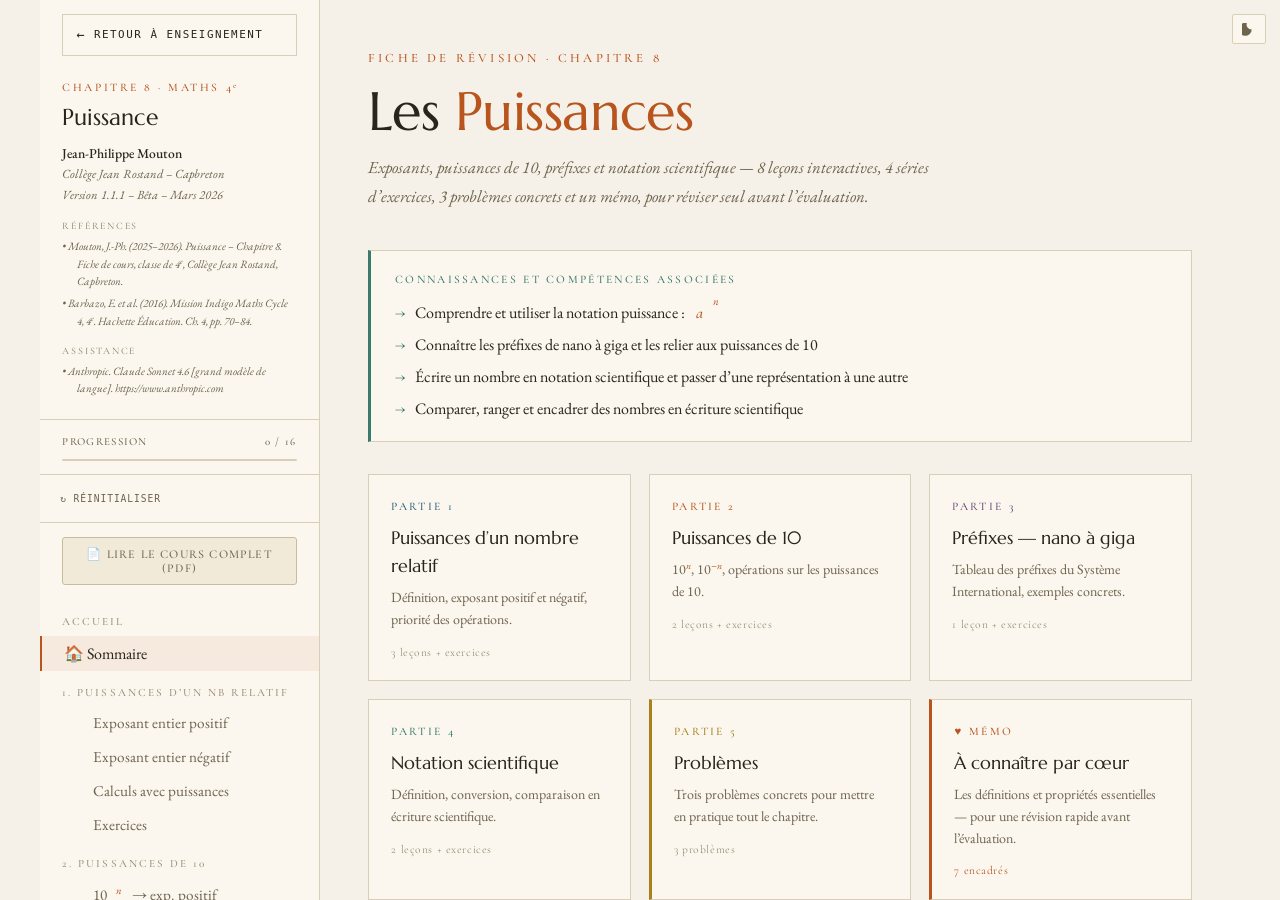
<file: public/fiches/4e-ch08-puissances.html>
<!DOCTYPE html>
<html lang="fr">
<head>
<meta charset="UTF-8">
<meta name="viewport" content="width=device-width, initial-scale=1.0">
<title>Chapitre 8 — Puissances · 4e · J.-Ph. Mouton</title>
<link rel="icon" href="/favicons/teaching.ico" sizes="any" />
<link rel="icon" type="image/png" sizes="32x32" href="/favicons/teaching-32.png" />
<link rel="apple-touch-icon" href="/favicons/teaching-180.png" />
<link rel="preconnect" href="https://fonts.googleapis.com">
<link rel="preconnect" href="https://fonts.gstatic.com" crossorigin>
<link href="https://fonts.googleapis.com/css2?family=Marcellus&family=Cormorant+Garamond:ital,wght@0,400;0,500;0,600;1,400;1,500&family=EB+Garamond:ital,wght@0,400;0,500;0,600;1,400;1,500&display=swap" rel="stylesheet">
<script src="fiche-theme.js"></script>
<link rel="stylesheet" href="fiche-theme.css?v=1777411759831">
<script src="fiche-pdf-viewer.js" defer></script>
</head>
<body>

<button class="hamburger" onclick="toggleSidebar()">&#9776;</button>

<div id="sidebar">
  <a class="sb-back" href="/teaching"><span class="arrow">←</span> Retour à Enseignement</a>
  <div class="sb-header">
    <div class="sb-eyebrow">Chapitre 8 &middot; Maths 4<sup>e</sup></div>
    <div class="sb-title">Puissance</div>
    <div class="sb-meta">
      <div class="sb-author">Jean-Philippe Mouton</div>
      <div class="sb-institution">Coll&egrave;ge Jean Rostand &ndash; Capbreton</div>
      <div class="sb-date">Version 1.1.1 &ndash; B&ecirc;ta &ndash; Mars 2026</div>
      <div class="sb-section-title">R&eacute;f&eacute;rences</div>
      <span class="sb-ref">&bull; Mouton, J.-Ph. (2025&ndash;2026). <em>Puissance &ndash; Chapitre 8</em>. Fiche de cours, classe de 4<sup>e</sup>, Coll&egrave;ge Jean Rostand, Capbreton.</span>
      <span class="sb-ref">&bull; Barbazo, E. <em>et al.</em> (2016). <em>Mission Indigo Maths Cycle 4, 4<sup>e</sup></em>. Hachette &Eacute;ducation. Ch.&nbsp;4, pp.&nbsp;70&ndash;84.</span>
      <div class="sb-section-title">Assistance</div>
      <div class="sb-assist">&bull; Anthropic. <em>Claude Sonnet 4.6</em> [grand mod&egrave;le de langue]. https://www.anthropic.com</div>
    </div>
  </div>
  <div class="progress-wrap">
    <div class="progress-label"><span>Progression</span><span id="prog-text">0 / 16</span></div>
    <div class="progress-bar"><div class="progress-fill" id="prog-fill" style="width:0%"></div></div>
  </div>
  <div style="padding:0.4rem 1.25rem 0.7rem;border-bottom:1px solid var(--border);">
    <button onclick="resetProgress()" style="font-family:'IBM Plex Mono',monospace;font-size:0.6rem;letter-spacing:0.1em;color:var(--dim);background:none;border:none;cursor:pointer;padding:0;text-transform:uppercase;" title="Remettre &agrave; z&eacute;ro">&#8635; R&eacute;initialiser</button>
  </div>
  <button class="sb-course" type="button" onclick="openPdf('../cours/4e-ch08-puissances.pdf', 'Chapitre 8 — Puissances · Cours complet')">📄 Lire le cours complet (PDF)</button>
  <nav>
    <div class="nav-section">Accueil</div>
    <div class="nav-item nav-home active" data-page="home" onclick="go(this)">&#127968; Sommaire</div>

    <div class="nav-section">1. Puissances d&rsquo;un nb relatif</div>
    <div class="nav-item" data-page="p1l1" onclick="go(this)"><span class="nav-check" id="chk-p1l1"></span>Exposant entier positif</div>
    <div class="nav-item" data-page="p1l2" onclick="go(this)"><span class="nav-check" id="chk-p1l2"></span>Exposant entier n&eacute;gatif</div>
    <div class="nav-item" data-page="p1l3" onclick="go(this)"><span class="nav-check" id="chk-p1l3"></span>Calculs avec puissances</div>
    <div class="nav-item" data-page="p1l4" onclick="go(this)"><span class="nav-check" id="chk-p1l4"></span>Exercices</div>

    <div class="nav-section">2. Puissances de 10</div>
    <div class="nav-item" data-page="p2l1" onclick="go(this)"><span class="nav-check" id="chk-p2l1"></span>10<span class="sup-var">n</span> &#8594; exp. positif</div>
    <div class="nav-item" data-page="p2l2" onclick="go(this)"><span class="nav-check" id="chk-p2l2"></span>10<span class="sup-var">&minus;n</span> &#8594; exp. n&eacute;gatif</div>
    <div class="nav-item" data-page="p2l3" onclick="go(this)"><span class="nav-check" id="chk-p2l3"></span>Exercices</div>

    <div class="nav-section">3. Pr&eacute;fixes &mdash; nano &agrave; giga</div>
    <div class="nav-item" data-page="p3l1" onclick="go(this)"><span class="nav-check" id="chk-p3l1"></span>Le tableau des pr&eacute;fixes</div>
    <div class="nav-item" data-page="p3l2" onclick="go(this)"><span class="nav-check" id="chk-p3l2"></span>Exercices</div>

    <div class="nav-section">4. Notation scientifique</div>
    <div class="nav-item" data-page="p4l1" onclick="go(this)"><span class="nav-check" id="chk-p4l1"></span>D&eacute;finition et &eacute;criture</div>
    <div class="nav-item" data-page="p4l2" onclick="go(this)"><span class="nav-check" id="chk-p4l2"></span>Passer d&rsquo;une &eacute;criture &agrave; l&rsquo;autre</div>
    <div class="nav-item" data-page="p4l3" onclick="go(this)"><span class="nav-check" id="chk-p4l3"></span>Exercices</div>

    <div class="nav-section">5. Probl&egrave;mes</div>
    <div class="nav-item" data-page="pb1" onclick="go(this)"><span class="nav-check" id="chk-pb1"></span>&#127826; &Ccedil;a butine&nbsp;!</div>
    <div class="nav-item" data-page="pb2" onclick="go(this)"><span class="nav-check" id="chk-pb2"></span>&#10084; Du c&oelig;ur</div>
    <div class="nav-item" data-page="pb3" onclick="go(this)"><span class="nav-check" id="chk-pb3"></span>&#127758; La Terre bleue</div>

    <div class="nav-section" style="margin-top:0.8rem">M&eacute;mo</div>
    <div class="nav-item" data-page="memo" onclick="go(this)" style="color:var(--orange)"><span class="nav-check"></span>&#9829; &Agrave; conna&icirc;tre par c&oelig;ur</div>
  </nav>
</div>

<div id="main">

<!-- ═══════════════════════════════════════════════════════ HOME ═══ -->
<div class="page active" id="page-home">
  <div class="home-hero">
    <div class="home-eyebrow">Fiche de r&eacute;vision &middot; Chapitre 8</div>
    <h1>Les <strong>Puissances</strong></h1>
    <p>Exposants, puissances de 10, pr&eacute;fixes et notation scientifique &mdash; 8&nbsp;le&ccedil;ons interactives, 4&nbsp;s&eacute;ries d&rsquo;exercices, 3&nbsp;probl&egrave;mes concrets et un m&eacute;mo, pour r&eacute;viser seul avant l&rsquo;&eacute;valuation.</p>
  </div>
  <div class="objectives-box">
    <div class="ob-label">Connaissances et comp&eacute;tences associ&eacute;es</div>
    <ul>
      <li>Comprendre et utiliser la notation puissance : <em class="var">a</em><span class="sup-var">n</span></li>
      <li>Conna&icirc;tre les pr&eacute;fixes de nano &agrave; giga et les relier aux puissances de 10</li>
      <li>&Eacute;crire un nombre en notation scientifique et passer d&rsquo;une repr&eacute;sentation &agrave; une autre</li>
      <li>Comparer, ranger et encadrer des nombres en &eacute;criture scientifique</li>
    </ul>
  </div>
  <div class="section-cards">
    <div class="section-card sc-1" onclick="go(null,'p1l1')">
      <div class="sc-tag">Partie 1</div>
      <h3>Puissances d&rsquo;un nombre relatif</h3>
      <p>D&eacute;finition, exposant positif et n&eacute;gatif, priorit&eacute; des op&eacute;rations.</p>
      <div class="sc-count">3 le&ccedil;ons + exercices</div>
    </div>
    <div class="section-card sc-2" onclick="go(null,'p2l1')">
      <div class="sc-tag">Partie 2</div>
      <h3>Puissances de 10</h3>
      <p>10<span class="sup-var">n</span>, 10<span class="sup-var">&minus;n</span>, op&eacute;rations sur les puissances de 10.</p>
      <div class="sc-count">2 le&ccedil;ons + exercices</div>
    </div>
    <div class="section-card sc-3" onclick="go(null,'p3l1')">
      <div class="sc-tag">Partie 3</div>
      <h3>Pr&eacute;fixes &mdash; nano &agrave; giga</h3>
      <p>Tableau des pr&eacute;fixes du Syst&egrave;me International, exemples concrets.</p>
      <div class="sc-count">1 le&ccedil;on + exercices</div>
    </div>
    <div class="section-card sc-4" onclick="go(null,'p4l1')">
      <div class="sc-tag">Partie 4</div>
      <h3>Notation scientifique</h3>
      <p>D&eacute;finition, conversion, comparaison en &eacute;criture scientifique.</p>
      <div class="sc-count">2 le&ccedil;ons + exercices</div>
    </div>
    <div class="section-card" style="border-left:3px solid var(--yellow);background:var(--surface)" onclick="go(null,'pb1')">
      <div class="sc-tag" style="color:var(--yellow)">Partie 5</div>
      <h3>Probl&egrave;mes</h3>
      <p>Trois probl&egrave;mes concrets pour mettre en pratique tout le chapitre.</p>
      <div class="sc-count">3 probl&egrave;mes</div>
    </div>
    <div class="section-card" style="border-left:3px solid var(--orange);background:var(--surface)" onclick="go(null,'memo')">
      <div class="sc-tag" style="color:var(--orange)">&#9829; M&eacute;mo</div>
      <h3>&Agrave; conna&icirc;tre par c&oelig;ur</h3>
      <p>Les d&eacute;finitions et propri&eacute;t&eacute;s essentielles &mdash; pour une r&eacute;vision rapide avant l&rsquo;&eacute;valuation.</p>
      <div class="sc-count" style="color:var(--orange)">7 encadr&eacute;s</div>
    </div>
  </div>
</div>

<!-- ═══════════════════════════════════════════════════════ P1L1 ═══ -->
<div class="page" id="page-p1l1">
  <div class="lesson-header">
    <div class="lesson-tag tag-blue">Partie 1 &middot; Le&ccedil;on 1</div>
    <h1>Exposant entier positif</h1>
    <p class="lesson-intro">Un virus se reproduit en doublant de population &agrave; chaque heure&#160;: apr&egrave;s 20&nbsp;heures, on obtient 2&nbsp;&times;&nbsp;2&nbsp;&times;&nbsp;&hellip;&nbsp;&times;&nbsp;2 (20&nbsp;fois). &Eacute;crire 20&nbsp;facteurs &agrave; chaque fois devient vite &eacute;puisant. C&rsquo;est exactement pour &ccedil;a qu&rsquo;on invente une notation compacte&#160;: la <strong>puissance</strong>. Dans cette le&ccedil;on, on apprend comment &eacute;crire et lire cette notation, et ce que signifie chaque partie de l&rsquo;&eacute;criture <em class="var">a</em><span class="sup-var">n</span>.</p>
  </div>

  <div class="section-divider">D&eacute;finition</div>
  <div class="callout c-blue">
    <div class="c-label">D&eacute;finition &middot; Puissances d&rsquo;exposant entier positif</div>
    <p><em class="var">a</em> d&eacute;signe un nombre relatif et <em class="var">n</em> d&eacute;signe un nombre entier positif non nul.</p>
    <p>Le produit de <em class="var">n</em> facteurs tous &eacute;gaux &agrave; <em class="var">a</em> se note <em class="var">a</em><span class="sup-var">n</span>.</p>
    <div class="formula"><em class="var">a</em><span class="sup-var">n</span> &nbsp;=&nbsp; <em class="var">a</em> &times; <em class="var">a</em> &times; &hellip; &times; <em class="var">a</em> &nbsp;&nbsp;(<em class="var">n</em> facteurs &eacute;gaux &agrave; <em class="var">a</em>)</div>
    <p><em class="var">a</em><span class="sup-var">n</span> est une <strong>puissance</strong> du nombre <em class="var">a</em> et se lit &laquo;&nbsp;<em class="var">a</em> puissance <em class="var">n</em>&nbsp;&raquo; ou &laquo;&nbsp;<em class="var">a</em> exposant <em class="var">n</em>&nbsp;&raquo;.</p>
    <p>Le nombre <em class="var">n</em> est appel&eacute; l&rsquo;<strong>exposant</strong>.</p>
  </div>

  <div class="section-divider">Remarques et cas particuliers</div>
  <div class="example">
    <div class="ex-label">Exemples de lecture</div>
    <p>&bull; 3<span class="sup-exp">4</span> se lit &laquo;&nbsp;3 puissance 4&nbsp;&raquo; ou &laquo;&nbsp;3 exposant 4&nbsp;&raquo;. &nbsp;3<span class="sup-exp">4</span> = 3 &times; 3 &times; 3 &times; 3 = <strong>81</strong></p>
    <p>&bull; (&minus;2)<span class="sup-exp">3</span> se lit &laquo;&nbsp;&minus;2 puissance 3&nbsp;&raquo; ou &laquo;&nbsp;&minus;2 au cube&nbsp;&raquo;. &nbsp;(&minus;2)<span class="sup-exp">3</span> = (&minus;2) &times; (&minus;2) &times; (&minus;2) = <strong>&minus;8</strong></p>
  </div>
  <div class="callout c-yellow">
    <div class="c-label">Cas particuliers &agrave; conna&icirc;tre</div>
    <p>&bull; Pour <em class="var">n</em> &ne; 0 : &nbsp;<strong>0<span class="sup-var">n</span> = 0</strong></p>
    <p>&bull; Pour tout <em class="var">a</em> : &nbsp;<strong><em class="var">a</em><span class="sup-exp">1</span> = <em class="var">a</em></strong></p>
    <p>&bull; Pour <em class="var">a</em> &ne; 0 : &nbsp;<strong><em class="var">a</em><span class="sup-exp">0</span> = 1</strong></p>
  </div>

  <div class="section-divider">Attention au r&ocirc;le des parenth&egrave;ses&#160;!</div>
  <div class="attention">
    <div class="a-icon">&#9888;</div>
    <div><strong>Attention&#160;:</strong> (&minus;5)<span class="sup-exp">2</span> = (&minus;5) &times; (&minus;5) = <strong>25</strong> &nbsp;&nbsp;mais&nbsp;&nbsp; &minus;5<span class="sup-exp">2</span> = &minus;(5 &times; 5) = <strong>&minus;25</strong>. &nbsp;&nbsp;On a donc (&minus;5)<span class="sup-exp">2</span> &ne; &minus;5<span class="sup-exp">2</span>.</div>
  </div>

  <div class="tool-box" id="tool-calc-power">
    <div class="tool-label">Outil &middot; Calculateur de puissance <em class="var">a</em><span class="sup-var">n</span></div>
    <div class="tool-hint">Fais varier <em class="var">a</em> et <em class="var">n</em> pour observer comment la puissance &eacute;volue. Essaie les cas particuliers&nbsp;: <em class="var">n</em>&nbsp;= 0, <em class="var">n</em>&nbsp;= 1, <em class="var">a</em>&nbsp;= &minus;2 avec <em class="var">n</em> pair puis impair.</div>
    <div class="tool-slider-row">
      <label>Base <em class="var">a</em>&nbsp;:</label>
      <input type="range" id="calc-a" min="-9" max="9" value="3" oninput="updateCalc()">
      <span class="tool-val" id="calc-a-val">3</span>
    </div>
    <div class="tool-slider-row">
      <label>Exposant <em class="var">n</em>&nbsp;:</label>
      <input type="range" id="calc-n" min="0" max="8" value="2" oninput="updateCalc()">
      <span class="tool-val" id="calc-n-val">2</span>
    </div>
    <div class="tool-display">
      <div class="tool-result-mid" id="calc-decomp"></div>
      <div style="font-size:0.75rem;color:var(--dim);margin:0.3rem 0;">=</div>
      <div class="tool-result-big" id="calc-result"></div>
    </div>
    <div class="tool-info" id="calc-info"></div>
  </div>

  <div class="quiz">
    <div class="quiz-header"><div class="quiz-badge">Quiz 1</div><div class="quiz-q" id="qq-p1l1">&#8230;</div></div>
    <div class="quiz-options" id="qo-p1l1"></div>
    <div class="quiz-feedback" id="qfb-p1l1"></div>
  </div>
  <div class="quiz">
    <div class="quiz-header"><div class="quiz-badge">Quiz 2</div><div class="quiz-q" id="qq-p1l1q2">&#8230;</div></div>
    <div class="quiz-options" id="qo-p1l1q2"></div>
    <div class="quiz-feedback" id="qfb-p1l1q2"></div>
  </div>
  <div class="quiz">
    <div class="quiz-header"><div class="quiz-badge">Quiz 3</div><div class="quiz-q">Vrai ou faux&#160;: (&minus;3)<span class="sup-exp">2</span> = &minus;9.</div></div>
    <div class="quiz-options">
      <button class="quiz-opt" onclick="answer(this,false,'p1l1q3-A')"><span class="opt-letter">A</span> Vrai</button>
      <button class="quiz-opt" onclick="answer(this,true,'p1l1q3-B')"><span class="opt-letter">B</span> Faux</button>
    </div>
    <div class="quiz-feedback" id="qfb-p1l1q3"></div>
  </div>
  <div class="quiz">
    <div class="quiz-header"><div class="quiz-badge">Quiz 4</div><div class="quiz-q">Que vaut 7<span class="sup-exp">0</span>&#160;?</div></div>
    <div class="quiz-options">
      <button class="quiz-opt" onclick="answer(this,false,'p1l1q4-A')"><span class="opt-letter">A</span> 0</button>
      <button class="quiz-opt" onclick="answer(this,true,'p1l1q4-B')"><span class="opt-letter">B</span> 1</button>
      <button class="quiz-opt" onclick="answer(this,false,'p1l1q4-C')"><span class="opt-letter">C</span> 7</button>
    </div>
    <div class="quiz-feedback" id="qfb-p1l1q4"></div>
  </div>
  <div class="lesson-nav">
    <button class="nav-btn" onclick="go(null,'home')">&#8592; Sommaire</button>
    <button class="nav-btn primary" onclick="markDone('p1l1');go(null,'p1l2')">Le&ccedil;on suivante &#8594;</button>
  </div>
</div>

<!-- ═══════════════════════════════════════════════════════ P1L2 ═══ -->
<div class="page" id="page-p1l2">
  <div class="lesson-header">
    <div class="lesson-tag tag-blue">Partie 1 &middot; Le&ccedil;on 2</div>
    <h1>Exposant entier n&eacute;gatif</h1>
    <p class="lesson-intro">La taille d&rsquo;une bact&eacute;rie est d&rsquo;environ 0,000001&nbsp;m. &Eacute;crire tous ces z&eacute;ros est fastidieux&#160;; pire, on peut facilement en oublier un. Les exposants n&eacute;gatifs sont n&eacute;s de ce besoin&#160;: ils permettent d&rsquo;&eacute;crire ces infimes quantit&eacute;s de fa&ccedil;on claire et sans erreur. On verra que 10<span class="sup-exp">&minus;6</span> vaut exactement 0,000001, et pourquoi un exposant n&eacute;gatif correspond toujours &agrave; l&rsquo;<strong>inverse</strong> d&rsquo;une puissance positive.</p>
  </div>

  <div class="section-divider">D&eacute;finition</div>
  <div class="callout c-blue">
    <div class="c-label">D&eacute;finition &middot; Puissances d&rsquo;exposant entier n&eacute;gatif</div>
    <p><em class="var">a</em> d&eacute;signe un nombre relatif non nul et <em class="var">n</em> d&eacute;signe un nombre entier positif non nul.</p>
    <p>Le nombre <em class="var">a</em><span class="sup-var">&minus;n</span> est l&rsquo;<strong>inverse</strong> du nombre <em class="var">a</em><span class="sup-var">n</span>.</p>
    <div class="formula"><em class="var">a</em><span class="sup-var">&minus;n</span> &nbsp;=&nbsp; <span class="frac"><span class="fnum">1</span><span class="fden"><em class="var">a</em><span class="sup-var">n</span></span></span></div>
  </div>

  <div class="callout c-yellow">
    <div class="c-label">Cas particulier</div>
    <p>Pour <em class="var">a</em> &ne; 0 : &nbsp;<strong><em class="var">a</em><span class="sup-exp">&minus;1</span> = <span class="frac"><span class="fnum">1</span><span class="fden"><em class="var">a</em><span class="sup-exp">1</span></span></span> = <span class="frac"><span class="fnum">1</span><span class="fden"><em class="var">a</em></span></span></strong></p>
    <p>Ainsi le nombre <em class="var">a</em><span class="sup-exp">&minus;1</span> est l&rsquo;inverse du nombre <em class="var">a</em>.</p>
  </div>

  <div class="example">
    <div class="ex-label">Exemples</div>
    <p>&bull; 2<span class="sup-exp">&minus;3</span> = <span class="frac"><span class="fnum">1</span><span class="fden">2<span class="sup-exp">3</span></span></span> = <span class="frac"><span class="fnum">1</span><span class="fden">8</span></span></p>
    <p>&bull; 5<span class="sup-exp">&minus;1</span> = <span class="frac"><span class="fnum">1</span><span class="fden">5</span></span></p>
    <p>&bull; 10<span class="sup-exp">&minus;2</span> = <span class="frac"><span class="fnum">1</span><span class="fden">10<span class="sup-exp">2</span></span></span> = <span class="frac"><span class="fnum">1</span><span class="fden">100</span></span> = 0,01</p>
  </div>

  <div class="tool-box" id="tool-calc-neg">
    <div class="tool-label">Outil &middot; Calculateur &mdash; exposant n&eacute;gatif <em class="var">a</em><span class="sup-var">&minus;n</span></div>
    <div class="tool-hint">Fais varier la base et l&rsquo;exposant pour voir comment <em class="var">a</em><span class="sup-var">&minus;n</span> s&rsquo;&eacute;crit comme une fraction. Essaie avec une base n&eacute;gative pour observer l&rsquo;effet sur le signe.</div>
    <div class="tool-slider-row">
      <label>Base <em class="var">a</em>&nbsp;:</label>
      <input type="range" id="calcneg-a" min="-9" max="9" value="2" oninput="updateCalcNeg()">
      <span class="tool-val" id="calcneg-a-val">2</span>
    </div>
    <div class="tool-slider-row">
      <label>Exposant <em class="var">n</em>&nbsp;:</label>
      <input type="range" id="calcneg-n" min="1" max="6" value="3" oninput="updateCalcNeg()">
      <span class="tool-val" id="calcneg-n-val">3</span>
    </div>
    <div class="tool-display">
      <div class="tool-result-mid" id="calcneg-decomp"></div>
      <div style="font-size:0.75rem;color:var(--dim);margin:0.3rem 0;">=</div>
      <div class="tool-result-big" id="calcneg-result"></div>
    </div>
    <div class="tool-info" id="calcneg-info"></div>
  </div>

  <div class="quiz">
    <div class="quiz-header"><div class="quiz-badge">Quiz 1</div><div class="quiz-q" id="qq-p1l2">&#8230;</div></div>
    <div class="quiz-options" id="qo-p1l2"></div>
    <div class="quiz-feedback" id="qfb-p1l2"></div>
  </div>
  <div class="quiz">
    <div class="quiz-header"><div class="quiz-badge">Quiz 2</div><div class="quiz-q" id="qq-p1l2q2">&#8230;</div></div>
    <div class="quiz-options" id="qo-p1l2q2"></div>
    <div class="quiz-feedback" id="qfb-p1l2q2"></div>
  </div>
  <div class="quiz">
    <div class="quiz-header"><div class="quiz-badge">Quiz 3</div><div class="quiz-q">Vrai ou faux&#160;: 3<span class="sup-exp">&minus;2</span> = &minus;9.</div></div>
    <div class="quiz-options">
      <button class="quiz-opt" onclick="answer(this,false,'p1l2q3-A')"><span class="opt-letter">A</span> Vrai</button>
      <button class="quiz-opt" onclick="answer(this,true,'p1l2q3-B')"><span class="opt-letter">B</span> Faux</button>
    </div>
    <div class="quiz-feedback" id="qfb-p1l2q3"></div>
  </div>
  <div class="quiz">
    <div class="quiz-header"><div class="quiz-badge">Quiz 4</div><div class="quiz-q" id="qq-p1l2q4">&#8230;</div></div>
    <div class="quiz-options" id="qo-p1l2q4"></div>
    <div class="quiz-feedback" id="qfb-p1l2q4"></div>
  </div>
  <div class="lesson-nav">
    <button class="nav-btn" onclick="go(null,'p1l1')">&#8592; Pr&eacute;c&eacute;dent</button>
    <button class="nav-btn" onclick="go(null,'home')">&#127968; Sommaire</button>
    <button class="nav-btn primary" onclick="markDone('p1l2');go(null,'p1l3')">Le&ccedil;on suivante &#8594;</button>
  </div>
</div>

<!-- ═══════════════════════════════════════════════════════ P1L3 ═══ -->
<div class="page" id="page-p1l3">
  <div class="lesson-header">
    <div class="lesson-tag tag-blue">Partie 1 &middot; Le&ccedil;on 3</div>
    <h1>Calculs avec les puissances</h1>
    <p class="lesson-intro">Imagine que tu calcules 2&nbsp;+&nbsp;3<span class="sup-exp">2</span>. Est-ce (2&nbsp;+&nbsp;3)<span class="sup-exp">2</span>&nbsp;=&nbsp;25, ou bien 2&nbsp;+&nbsp;(3<span class="sup-exp">2</span>)&nbsp;=&nbsp;11&nbsp;? La r&eacute;ponse d&eacute;pend enti&egrave;rement de l&rsquo;ordre dans lequel on effectue les op&eacute;rations. Les puissances ont leur propre rang dans la hi&eacute;rarchie des calculs, et les parenth&egrave;ses permettent de tout modifier. Une erreur de priorit&eacute; peut changer compl&egrave;tement le r&eacute;sultat &mdash; cette le&ccedil;on t&rsquo;apprend &agrave; ne plus jamais te tromper.</p>
  </div>

  <div class="section-divider">Priorit&eacute; des op&eacute;rations</div>
  <div class="callout c-orange">
    <div class="c-label">Propri&eacute;t&eacute; &middot; Calcul d&rsquo;une expression utilisant les puissances</div>
    <p>Pour calculer une expression num&eacute;rique &eacute;crite <strong>sans parenth&egrave;ses</strong>, on commence par calculer les <strong>puissances</strong>.</p>
  </div>
  <div class="example">
    <div class="ex-label">Exemples du cours</div>
    <p>&bull; <em>A</em> = 2 &minus; 3<span class="sup-exp">2</span> = 2 &minus; 9 = <strong>&minus;7</strong> &nbsp;&nbsp;(on calcule d&rsquo;abord 3<span class="sup-exp">2</span> = 9)</p>
    <p>&bull; <em>B</em> = 2 &times; 3<span class="sup-exp">2</span> = 2 &times; 9 = <strong>18</strong> &nbsp;&nbsp;(on calcule d&rsquo;abord 3<span class="sup-exp">2</span> = 9)</p>
  </div>

  <div class="section-divider">Le r&ocirc;le des parenth&egrave;ses</div>
  <div class="attention">
    <div class="a-icon">&#9888;</div>
    <div>
      <strong>Attention au signe&#160;:</strong><br>
      (&minus;5)<span class="sup-exp">2</span> = (&minus;5) &times; (&minus;5) = <strong>25</strong><br>
      &minus;5<span class="sup-exp">2</span> = &minus;(5 &times; 5) = <strong>&minus;25</strong><br>
      On a donc&#160;: (&minus;5)<span class="sup-exp">2</span> &ne; &minus;5<span class="sup-exp">2</span>
    </div>
  </div>
  <div class="retenir">
    <div class="r-icon">&#11088;</div>
    <div class="r-content"><strong>&Agrave; retenir&#160;:</strong> Sans parenth&egrave;ses, l&rsquo;exposant ne s&rsquo;applique qu&rsquo;au nombre imm&eacute;diatement devant lui, pas au signe moins.</div>
  </div>

  <div class="tool-box" id="tool-sign">
    <div class="tool-label">Outil &middot; V&eacute;rificateur de signe &mdash; parenth&egrave;ses et base n&eacute;gative</div>
    <div class="tool-hint">Compare (&minus;<em class="var">a</em>)<span class="sup-var">n</span> et &minus;<em class="var">a</em><span class="sup-var">n</span>&nbsp;: les parenth&egrave;ses changent tout. Fais varier l&rsquo;exposant et observe quand les deux expressions sont &eacute;gales ou oppos&eacute;es.</div>
    <div class="tool-slider-row">
      <label>Base <em class="var">a</em>&nbsp;:</label>
      <input type="range" id="sign-a" min="2" max="9" value="3" oninput="updateSign()">
      <span class="tool-val" id="sign-a-val">3</span>
    </div>
    <div class="tool-slider-row">
      <label>Exposant <em class="var">n</em>&nbsp;:</label>
      <input type="range" id="sign-n" min="1" max="8" value="2" oninput="updateSign()">
      <span class="tool-val" id="sign-n-val">2</span>
    </div>
    <div class="tool-display">
      <div class="tool-result-mid" id="sign-decomp"></div>
      <div class="tool-result-big" id="sign-result"></div>
    </div>
    <div class="tool-info" id="sign-info"></div>
  </div>

  <div class="quiz">
    <div class="quiz-header"><div class="quiz-badge">Quiz 1</div><div class="quiz-q" id="qq-p1l3">&#8230;</div></div>
    <div class="quiz-options" id="qo-p1l3"></div>
    <div class="quiz-feedback" id="qfb-p1l3"></div>
  </div>
  <div class="quiz">
    <div class="quiz-header"><div class="quiz-badge">Quiz 2</div><div class="quiz-q" id="qq-p1l3q2">&#8230;</div></div>
    <div class="quiz-options" id="qo-p1l3q2"></div>
    <div class="quiz-feedback" id="qfb-p1l3q2"></div>
  </div>
  <div class="quiz">
    <div class="quiz-header"><div class="quiz-badge">Quiz 3</div><div class="quiz-q">Vrai ou faux&#160;: &minus;4<span class="sup-exp">2</span> = 16.</div></div>
    <div class="quiz-options">
      <button class="quiz-opt" onclick="answer(this,false,'p1l3q3-A')"><span class="opt-letter">A</span> Vrai</button>
      <button class="quiz-opt" onclick="answer(this,true,'p1l3q3-B')"><span class="opt-letter">B</span> Faux</button>
    </div>
    <div class="quiz-feedback" id="qfb-p1l3q3"></div>
  </div>
  <div class="quiz">
    <div class="quiz-header"><div class="quiz-badge">Quiz 4</div><div class="quiz-q" id="qq-p1l3q4">&#8230;</div></div>
    <div class="quiz-options" id="qo-p1l3q4"></div>
    <div class="quiz-feedback" id="qfb-p1l3q4"></div>
  </div>
  <div class="lesson-nav">
    <button class="nav-btn" onclick="go(null,'p1l2')">&#8592; Pr&eacute;c&eacute;dent</button>
    <button class="nav-btn" onclick="go(null,'home')">&#127968; Sommaire</button>
    <button class="nav-btn primary" onclick="markDone('p1l3');go(null,'p1l4')">Exercices &#8594;</button>
  </div>
</div>

<!-- ═══════════════════════════════════════════════════════ P1L4 ═══ -->
<div class="page" id="page-p1l4">
  <div class="lesson-header">
    <div class="lesson-tag tag-blue">Partie 1 &middot; Le&ccedil;on 4</div>
    <h1>Exercices &mdash; Puissances d&rsquo;un nombre relatif</h1>
    <p class="lesson-intro">Quatre exercices pour v&eacute;rifier que tu ma&icirc;trises exposants positifs, n&eacute;gatifs et priorit&eacute;s.</p>
  </div>
  <div class="quiz">
    <div class="quiz-header"><div class="quiz-badge">Exercice 1</div><div class="quiz-q" id="qq-p1l4a">&#8230;</div></div>
    <div class="quiz-options" id="qo-p1l4a"></div>
    <div class="quiz-feedback" id="qfb-p1l4a"></div>
  </div>
  <div class="quiz">
    <div class="quiz-header"><div class="quiz-badge">Exercice 2</div><div class="quiz-q" id="qq-p1l4b">&#8230;</div></div>
    <div class="quiz-options" id="qo-p1l4b"></div>
    <div class="quiz-feedback" id="qfb-p1l4b"></div>
  </div>
  <div class="quiz">
    <div class="quiz-header"><div class="quiz-badge">Exercice 3</div><div class="quiz-q" id="qq-p1l4c">&#8230;</div></div>
    <div class="quiz-options" id="qo-p1l4c"></div>
    <div class="quiz-feedback" id="qfb-p1l4c"></div>
  </div>
  <div class="quiz">
    <div class="quiz-header"><div class="quiz-badge">Exercice 4</div><div class="quiz-q" id="qq-p1l4d">&#8230;</div></div>
    <div class="quiz-options" id="qo-p1l4d"></div>
    <div class="quiz-feedback" id="qfb-p1l4d"></div>
  </div>
  <div class="lesson-nav">
    <button class="nav-btn" onclick="go(null,'p1l3')">&#8592; Pr&eacute;c&eacute;dent</button>
    <button class="nav-btn" onclick="go(null,'home')">&#127968; Sommaire</button>
    <button class="nav-btn primary" onclick="markDone('p1l4');go(null,'p2l1')">Partie 2 &#8594;</button>
  </div>
</div>

<!-- ═══════════════════════════════════════════════════════ P2L1 ═══ -->
<div class="page" id="page-p2l1">
  <div class="lesson-header">
    <div class="lesson-tag tag-orange">Partie 2 &middot; Le&ccedil;on 1</div>
    <h1>Puissances de 10 &mdash; exposant positif</h1>
    <p class="lesson-intro">La distance de la Terre au Soleil est d&rsquo;environ 150&nbsp;000&nbsp;000&nbsp;km. Comment comparer facilement ce nombre avec la distance Terre-Lune (384&nbsp;000&nbsp;km) ? En m&eacute;decine, en astronomie, en informatique, on utilise partout les m&ecirc;mes puissances de 10 comme &eacute;chelle commune. Cette le&ccedil;on montre pourquoi 10 est la base de tout notre syst&egrave;me de num&eacute;ration, et comment ses puissances permettent de naviguer entre le nanomonde et l&rsquo;univers.</p>
  </div>

  <div class="section-divider">D&eacute;finition</div>
  <div class="callout c-orange">
    <div class="c-label">Propri&eacute;t&eacute; (admise) &middot; Puissances de 10 d&rsquo;exposant entier positif</div>
    <p><em class="var">n</em> d&eacute;signe un nombre entier positif non nul.</p>
    <p>Le produit de <em class="var">n</em> facteurs tous &eacute;gaux &agrave; 10 se note 10<span class="sup-var">n</span>.</p>
    <div class="formula">10<span class="sup-var">n</span> &nbsp;=&nbsp; 10 &times; 10 &times; &hellip; &times; 10 &nbsp;=&nbsp; 1<u>00&hellip;0</u> &nbsp;(<em class="var">n</em> z&eacute;ros)</div>
  </div>
  <div class="example">
    <div class="ex-label">Exemples</div>
    <p>&bull; 10<span class="sup-exp">1</span> = 10 &nbsp;&nbsp;&bull;&nbsp;&nbsp; 10<span class="sup-exp">2</span> = 100 &nbsp;&nbsp;&bull;&nbsp;&nbsp; 10<span class="sup-exp">3</span> = 1&nbsp;000 &nbsp;&nbsp;&bull;&nbsp;&nbsp; 10<span class="sup-exp">6</span> = 1&nbsp;000&nbsp;000</p>
    <p>&bull; 10<span class="sup-exp">2</span> &times; 10<span class="sup-exp">3</span> = (10 &times; 10) &times; (10 &times; 10 &times; 10) = 10<span class="sup-exp">5</span></p>
  </div>

  <div class="retenir">
    <div class="r-icon">&#11088;</div>
    <div class="r-content">
      <strong>&Agrave; retenir&#160;:</strong>
      <table style="margin:0.5rem 0 0;border-collapse:collapse;width:100%;">
        <tr>
          <td style="padding:0.25rem 1rem 0.25rem 0;font-family:'IBM Plex Mono',monospace;color:var(--yellow);">10<span class="sup-exp">3</span></td>
          <td style="padding:0.25rem 0;">&nbsp;=&nbsp; 1&nbsp;000 &nbsp;<span style="color:var(--dim);">(un mille)</span></td>
        </tr>
        <tr>
          <td style="padding:0.25rem 1rem 0.25rem 0;font-family:'IBM Plex Mono',monospace;color:var(--yellow);">10<span class="sup-exp">6</span></td>
          <td style="padding:0.25rem 0;">&nbsp;=&nbsp; 1&nbsp;000&nbsp;000 &nbsp;<span style="color:var(--dim);">(un million)</span></td>
        </tr>
        <tr>
          <td style="padding:0.25rem 1rem 0.25rem 0;font-family:'IBM Plex Mono',monospace;color:var(--yellow);">10<span class="sup-exp">9</span></td>
          <td style="padding:0.25rem 0;">&nbsp;=&nbsp; 1&nbsp;000&nbsp;000&nbsp;000 &nbsp;<span style="color:var(--dim);">(un milliard)</span></td>
        </tr>
      </table>
    </div>
  </div>

  <div class="quiz">
    <div class="quiz-header"><div class="quiz-badge">Quiz 1</div><div class="quiz-q" id="qq-p2l1">&#8230;</div></div>
    <div class="quiz-options" id="qo-p2l1"></div>
    <div class="quiz-feedback" id="qfb-p2l1"></div>
  </div>
  <div class="quiz">
    <div class="quiz-header"><div class="quiz-badge">Quiz 2</div><div class="quiz-q" id="qq-p2l1q2">&#8230;</div></div>
    <div class="quiz-options" id="qo-p2l1q2"></div>
    <div class="quiz-feedback" id="qfb-p2l1q2"></div>
  </div>
  <div class="quiz">
    <div class="quiz-header"><div class="quiz-badge">Quiz 3</div><div class="quiz-q" id="qq-p2l1q3">&#8230;</div></div>
    <div class="quiz-options" id="qo-p2l1q3"></div>
    <div class="quiz-feedback" id="qfb-p2l1q3"></div>
  </div>
  <div class="quiz">
    <div class="quiz-header"><div class="quiz-badge">Quiz 4</div><div class="quiz-q" id="qq-p2l1q4">&#8230;</div></div>
    <div class="quiz-options" id="qo-p2l1q4"></div>
    <div class="quiz-feedback" id="qfb-p2l1q4"></div>
  </div>
  <div class="lesson-nav">
    <button class="nav-btn" onclick="go(null,'p1l4')">&#8592; Pr&eacute;c&eacute;dent</button>
    <button class="nav-btn" onclick="go(null,'home')">&#127968; Sommaire</button>
    <button class="nav-btn primary" onclick="markDone('p2l1');go(null,'p2l2')">Le&ccedil;on suivante &#8594;</button>
  </div>
</div>

<!-- ═══════════════════════════════════════════════════════ P2L2 ═══ -->
<div class="page" id="page-p2l2">
  <div class="lesson-header">
    <div class="lesson-tag tag-orange">Partie 2 &middot; Le&ccedil;on 2</div>
    <h1>Puissances de 10 &mdash; exposant n&eacute;gatif</h1>
    <p class="lesson-intro">Un &eacute;cran de smartphone a des pixels de 0,000&nbsp;26&nbsp;m de c&ocirc;t&eacute;. La longueur d&rsquo;une mol&eacute;cule d&rsquo;ADN est de 0,000&nbsp;000&nbsp;002&nbsp;m. Plut&ocirc;t que d&rsquo;aligner des z&eacute;ros apr&egrave;s la virgule &mdash; avec les risques d&rsquo;erreur que cela implique &mdash; les scientifiques utilisent les puissances de 10 &agrave; exposant n&eacute;gatif. On verra comment passer de 10<span class="sup-exp">&minus;3</span> &agrave; 0,001 et inversement, et pourquoi chaque z&eacute;ro apr&egrave;s la virgule correspond exactement &agrave; un cran d&rsquo;exposant.</p>
  </div>

  <div class="section-divider">D&eacute;finition</div>
  <div class="callout c-orange">
    <div class="c-label">Propri&eacute;t&eacute; (admise) &middot; Puissances de 10 d&rsquo;exposant entier n&eacute;gatif</div>
    <p><em class="var">n</em> d&eacute;signe un nombre entier positif non nul.</p>
    <p>Le nombre 10<span class="sup-var">&minus;n</span> est l&rsquo;inverse du nombre 10<span class="sup-var">n</span>.</p>
    <div class="formula">10<span class="sup-var">&minus;n</span> &nbsp;=&nbsp; <span class="frac"><span class="fnum">1</span><span class="fden">10<span class="sup-var">n</span></span></span> &nbsp;=&nbsp; 0,<u>00&hellip;01</u> &nbsp;(<em class="var">n</em> chiffres apr&egrave;s la virgule)</div>
  </div>
  <div class="example">
    <div class="ex-label">Exemples</div>
    <p>&bull; 10<span class="sup-exp">&minus;1</span> = <span class="frac"><span class="fnum">1</span><span class="fden">10</span></span> = 0,1 &nbsp;&nbsp;&bull;&nbsp;&nbsp; 10<span class="sup-exp">&minus;2</span> = <span class="frac"><span class="fnum">1</span><span class="fden">100</span></span> = 0,01 &nbsp;&nbsp;&bull;&nbsp;&nbsp; 10<span class="sup-exp">&minus;3</span> = 0,001</p>
    <p>&bull; <span class="frac"><span class="fnum">10<span class="sup-exp">5</span></span><span class="fden">10<span class="sup-exp">3</span></span></span> = <span class="frac"><span class="fnum">10&times;10&times;10&times;10&times;10</span><span class="fden">10&times;10&times;10</span></span> = 10 &times; 10 = 10<span class="sup-exp">2</span></p>
    <p>&bull; (10<span class="sup-exp">2</span>)<span class="sup-exp">3</span> = 10<span class="sup-exp">2</span> &times; 10<span class="sup-exp">2</span> &times; 10<span class="sup-exp">2</span> = 10<span class="sup-exp">6</span></p>
  </div>
  <div class="retenir">
    <div class="r-icon">&#11088;</div>
    <div class="r-content"><strong>&Agrave; retenir&#160;:</strong> 10<span class="sup-var">&minus;n</span> s&rsquo;&eacute;crit avec un 0 en unit&eacute;, une virgule, puis (<em class="var">n</em>&minus;1) z&eacute;ros, puis un 1. Ex. : 10<span class="sup-exp">&minus;3</span> = 0,001.</div>
  </div>

  <div class="retenir">
    <div class="r-icon">&#11088;</div>
    <div class="r-content">
      <strong>&Agrave; retenir&#160;:</strong>
      <table style="margin:0.5rem 0 0;border-collapse:collapse;width:100%;">
        <tr>
          <td style="padding:0.25rem 1rem 0.25rem 0;font-family:'IBM Plex Mono',monospace;color:var(--yellow);">10<span class="sup-exp">&minus;3</span></td>
          <td style="padding:0.25rem 0;">&nbsp;=&nbsp; 0,001 &nbsp;<span style="color:var(--dim);">(un milli&egrave;me)</span></td>
        </tr>
        <tr>
          <td style="padding:0.25rem 1rem 0.25rem 0;font-family:'IBM Plex Mono',monospace;color:var(--yellow);">10<span class="sup-exp">&minus;6</span></td>
          <td style="padding:0.25rem 0;">&nbsp;=&nbsp; 0,000001 &nbsp;<span style="color:var(--dim);">(un millionni&egrave;me)</span></td>
        </tr>
        <tr>
          <td style="padding:0.25rem 1rem 0.25rem 0;font-family:'IBM Plex Mono',monospace;color:var(--yellow);">10<span class="sup-exp">&minus;9</span></td>
          <td style="padding:0.25rem 0;">&nbsp;=&nbsp; 0,000000001 &nbsp;<span style="color:var(--dim);">(un milliardi&egrave;me)</span></td>
        </tr>
      </table>
    </div>
  </div>


  <div class="quiz">
    <div class="quiz-header"><div class="quiz-badge">Quiz 1</div><div class="quiz-q" id="qq-p2l2">&#8230;</div></div>
    <div class="quiz-options" id="qo-p2l2"></div>
    <div class="quiz-feedback" id="qfb-p2l2"></div>
  </div>
  <div class="quiz">
    <div class="quiz-header"><div class="quiz-badge">Quiz 2</div><div class="quiz-q" id="qq-p2l2q2">&#8230;</div></div>
    <div class="quiz-options" id="qo-p2l2q2"></div>
    <div class="quiz-feedback" id="qfb-p2l2q2"></div>
  </div>
  <div class="quiz">
    <div class="quiz-header"><div class="quiz-badge">Quiz 3</div><div class="quiz-q" id="qq-p2l2q3">&#8230;</div></div>
    <div class="quiz-options" id="qo-p2l2q3"></div>
    <div class="quiz-feedback" id="qfb-p2l2q3"></div>
  </div>
  <div class="quiz">
    <div class="quiz-header"><div class="quiz-badge">Quiz 4</div><div class="quiz-q" id="qq-p2l2q4">&#8230;</div></div>
    <div class="quiz-options" id="qo-p2l2q4"></div>
    <div class="quiz-feedback" id="qfb-p2l2q4"></div>
  </div>
  <div class="lesson-nav">
    <button class="nav-btn" onclick="go(null,'p2l1')">&#8592; Pr&eacute;c&eacute;dent</button>
    <button class="nav-btn" onclick="go(null,'home')">&#127968; Sommaire</button>
    <button class="nav-btn primary" onclick="markDone('p2l2');go(null,'p2l3')">Exercices &#8594;</button>
  </div>
</div>

<!-- ═══════════════════════════════════════════════════════ P2L3 ═══ -->
<div class="page" id="page-p2l3">
  <div class="lesson-header">
    <div class="lesson-tag tag-orange">Partie 2 &middot; Le&ccedil;on 3</div>
    <h1>Exercices &mdash; Puissances de 10</h1>
    <p class="lesson-intro">Trois exercices pour ma&icirc;triser les puissances de 10, positives et n&eacute;gatives.</p>
  </div>
  <div class="quiz">
    <div class="quiz-header"><div class="quiz-badge">Exercice 1</div><div class="quiz-q" id="qq-p2l3a">&#8230;</div></div>
    <div class="quiz-options" id="qo-p2l3a"></div>
    <div class="quiz-feedback" id="qfb-p2l3a"></div>
  </div>
  <div class="quiz">
    <div class="quiz-header"><div class="quiz-badge">Exercice 2</div><div class="quiz-q" id="qq-p2l3b">&#8230;</div></div>
    <div class="quiz-options" id="qo-p2l3b"></div>
    <div class="quiz-feedback" id="qfb-p2l3b"></div>
  </div>
  <div class="quiz">
    <div class="quiz-header"><div class="quiz-badge">Exercice 3</div><div class="quiz-q" id="qq-p2l3c">&#8230;</div></div>
    <div class="quiz-options" id="qo-p2l3c"></div>
    <div class="quiz-feedback" id="qfb-p2l3c"></div>
  </div>
  <div class="quiz">
    <div class="quiz-header"><div class="quiz-badge">Exercice 4</div><div class="quiz-q" id="qq-p2l3d">&#8230;</div></div>
    <div class="quiz-options" id="qo-p2l3d"></div>
    <div class="quiz-feedback" id="qfb-p2l3d"></div>
  </div>
  <div class="lesson-nav">
    <button class="nav-btn" onclick="go(null,'p2l2')">&#8592; Pr&eacute;c&eacute;dent</button>
    <button class="nav-btn" onclick="go(null,'home')">&#127968; Sommaire</button>
    <button class="nav-btn primary" onclick="markDone('p2l3');go(null,'p3l1')">Partie 3 &#8594;</button>
  </div>
</div>

<!-- ═══════════════════════════════════════════════════════ P3L1 ═══ -->
<div class="page" id="page-p3l1">
  <div class="lesson-header">
    <div class="lesson-tag tag-purple">Partie 3 &middot; Le&ccedil;on 1</div>
    <h1>Le tableau des pr&eacute;fixes</h1>
    <p class="lesson-intro">Ton t&eacute;l&eacute;phone stocke 128&nbsp;<strong>giga</strong>octets. Ta fr&eacute;quence cardiaque s&rsquo;affiche en <strong>milli</strong>secondes. La taille d&rsquo;un virus se mesure en <strong>nano</strong>m&egrave;tres. Ces pr&eacute;fixes ne sont pas des mots au hasard&#160;: chacun cache une puissance de 10 pr&eacute;cise, internationale et universelle. Apprendre ce tableau, c&rsquo;est &ecirc;tre capable de lire une notice technique, une fiche scientifique ou un &eacute;tiquetage pharmaceutique &mdash; partout dans le monde.</p>
  </div>

  <div class="section-divider">Tableau des pr&eacute;fixes (admis)</div>
  <table class="prefix-table">
    <thead>
      <tr><th>Pr&eacute;fixe</th><th>Symbole</th><th>Puissance de 10</th><th>Valeur</th><th>Exemple</th></tr>
    </thead>
    <tbody>
      <tr><td>giga</td><td class="pt-sym">G</td><td class="pt-pow">10<span class="sup-exp">9</span></td><td>1&nbsp;000&nbsp;000&nbsp;000</td><td class="pt-ref">gigaoctet (film num&eacute;rique)</td></tr>
      <tr><td>m&eacute;ga</td><td class="pt-sym">M</td><td class="pt-pow">10<span class="sup-exp">6</span></td><td>1&nbsp;000&nbsp;000</td><td class="pt-ref">m&eacute;gaoctet (photo num&eacute;rique)</td></tr>
      <tr><td>kilo</td><td class="pt-sym">k</td><td class="pt-pow">10<span class="sup-exp">3</span></td><td>1&nbsp;000</td><td class="pt-ref">1&nbsp;kg = 1&nbsp;000&nbsp;g</td></tr>
      <tr><td>hecto</td><td class="pt-sym">h</td><td class="pt-pow">10<span class="sup-exp">2</span></td><td>100</td><td class="pt-ref">1&nbsp;hL = 100&nbsp;L</td></tr>
      <tr><td>d&eacute;ca</td><td class="pt-sym">da</td><td class="pt-pow">10<span class="sup-exp">1</span></td><td>10</td><td class="pt-ref">1&nbsp;dam = 10&nbsp;m</td></tr>
      <tr class="unit-row"><td colspan="2">(unit&eacute;)</td><td class="pt-pow">10<span class="sup-exp">0</span></td><td>1</td><td class="pt-ref">m, g, L&hellip;</td></tr>
      <tr><td>d&eacute;ci</td><td class="pt-sym">d</td><td class="pt-pow">10<span class="sup-exp">&minus;1</span></td><td>0,1</td><td class="pt-ref">1&nbsp;dg = 0,1&nbsp;g</td></tr>
      <tr><td>centi</td><td class="pt-sym">c</td><td class="pt-pow">10<span class="sup-exp">&minus;2</span></td><td>0,01</td><td class="pt-ref">1&nbsp;cL = 0,01&nbsp;L</td></tr>
      <tr><td>milli</td><td class="pt-sym">m</td><td class="pt-pow">10<span class="sup-exp">&minus;3</span></td><td>0,001</td><td class="pt-ref">1&nbsp;mm = 0,001&nbsp;m</td></tr>
      <tr><td>micro</td><td class="pt-sym">&mu;</td><td class="pt-pow">10<span class="sup-exp">&minus;6</span></td><td>0,000001</td><td class="pt-ref">1&nbsp;&mu;m = 10<span class="sup-exp">&minus;6</span>&nbsp;m (micron)</td></tr>
      <tr><td>nano</td><td class="pt-sym">n</td><td class="pt-pow">10<span class="sup-exp">&minus;9</span></td><td>0,000000001</td><td class="pt-ref">1&nbsp;nm = 10<span class="sup-exp">&minus;9</span>&nbsp;m (&eacute;tude des atomes)</td></tr>
    </tbody>
  </table>

  <div class="retenir">
    <div class="r-icon">&#11088;</div>
    <div class="r-content"><strong>&Agrave; retenir&#160;:</strong> nano (n) = 10<span class="sup-exp">&minus;9</span>, micro (&mu;) = 10<span class="sup-exp">&minus;6</span>, milli (m) = 10<span class="sup-exp">&minus;3</span>, kilo (k) = 10<span class="sup-exp">3</span>, m&eacute;ga (M) = 10<span class="sup-exp">6</span>, giga (G) = 10<span class="sup-exp">9</span>.</div>
  </div>

  <div class="quiz">
    <div class="quiz-header"><div class="quiz-badge">Quiz 1</div><div class="quiz-q">Quel pr&eacute;fixe correspond &agrave; 10<span class="sup-exp">3</span>&#160;?</div></div>
    <div class="quiz-options">
      <button class="quiz-opt" onclick="answer(this,false,'p3l1q1-A')"><span class="opt-letter">A</span> m&eacute;ga</button>
      <button class="quiz-opt" onclick="answer(this,true,'p3l1q1-B')"><span class="opt-letter">B</span> kilo</button>
      <button class="quiz-opt" onclick="answer(this,false,'p3l1q1-C')"><span class="opt-letter">C</span> hecto</button>
      <button class="quiz-opt" onclick="answer(this,false,'p3l1q1-D')"><span class="opt-letter">D</span> giga</button>
    </div>
    <div class="quiz-feedback" id="qfb-p3l1q1"></div>
  </div>
  <div class="quiz">
    <div class="quiz-header"><div class="quiz-badge">Quiz 2</div><div class="quiz-q">1&nbsp;nm (nanom&egrave;tre) vaut&#160;:</div></div>
    <div class="quiz-options">
      <button class="quiz-opt" onclick="answer(this,false,'p3l1q2-A')"><span class="opt-letter">A</span> 10<span class="sup-exp">&minus;6</span>&nbsp;m</button>
      <button class="quiz-opt" onclick="answer(this,true,'p3l1q2-B')"><span class="opt-letter">B</span> 10<span class="sup-exp">&minus;9</span>&nbsp;m</button>
      <button class="quiz-opt" onclick="answer(this,false,'p3l1q2-C')"><span class="opt-letter">C</span> 10<span class="sup-exp">&minus;3</span>&nbsp;m</button>
      <button class="quiz-opt" onclick="answer(this,false,'p3l1q2-D')"><span class="opt-letter">D</span> 10<span class="sup-exp">9</span>&nbsp;m</button>
    </div>
    <div class="quiz-feedback" id="qfb-p3l1q2"></div>
  </div>
  <div class="quiz">
    <div class="quiz-header"><div class="quiz-badge">Quiz 3</div><div class="quiz-q">Le symbole du pr&eacute;fixe micro est&#160;:</div></div>
    <div class="quiz-options">
      <button class="quiz-opt" onclick="answer(this,false,'p3l1q3-A')"><span class="opt-letter">A</span> m</button>
      <button class="quiz-opt" onclick="answer(this,false,'p3l1q3-B')"><span class="opt-letter">B</span> M</button>
      <button class="quiz-opt" onclick="answer(this,true,'p3l1q3-C')"><span class="opt-letter">C</span> &mu;</button>
      <button class="quiz-opt" onclick="answer(this,false,'p3l1q3-D')"><span class="opt-letter">D</span> n</button>
    </div>
    <div class="quiz-feedback" id="qfb-p3l1q3"></div>
  </div>
  <div class="quiz">
    <div class="quiz-header"><div class="quiz-badge">Quiz 4</div><div class="quiz-q" id="qq-p3l1q4">&#8230;</div></div>
    <div class="quiz-options" id="qo-p3l1q4"></div>
    <div class="quiz-feedback" id="qfb-p3l1q4"></div>
  </div>
  <div class="lesson-nav">
    <button class="nav-btn" onclick="go(null,'p2l3')">&#8592; Pr&eacute;c&eacute;dent</button>
    <button class="nav-btn" onclick="go(null,'home')">&#127968; Sommaire</button>
    <button class="nav-btn primary" onclick="markDone('p3l1');go(null,'p3l2')">Exercices &#8594;</button>
  </div>
</div>

<!-- ═══════════════════════════════════════════════════════ P3L2 ═══ -->
<div class="page" id="page-p3l2">
  <div class="lesson-header">
    <div class="lesson-tag tag-purple">Partie 3 &middot; Le&ccedil;on 2</div>
    <h1>Exercices &mdash; Pr&eacute;fixes</h1>
    <p class="lesson-intro">Quatre exercices pour savoir utiliser les pr&eacute;fixes dans des situations concr&egrave;tes.</p>
  </div>
  <div class="quiz">
    <div class="quiz-header"><div class="quiz-badge">Exercice 1</div><div class="quiz-q">1&nbsp;km vaut&#160;:</div></div>
    <div class="quiz-options">
      <button class="quiz-opt" onclick="answer(this,false,'p3l2q1-A')"><span class="opt-letter">A</span> 10<span class="sup-exp">2</span> m</button>
      <button class="quiz-opt" onclick="answer(this,true,'p3l2q1-B')"><span class="opt-letter">B</span> 10<span class="sup-exp">3</span> m</button>
      <button class="quiz-opt" onclick="answer(this,false,'p3l2q1-C')"><span class="opt-letter">C</span> 10<span class="sup-exp">6</span> m</button>
      <button class="quiz-opt" onclick="answer(this,false,'p3l2q1-D')"><span class="opt-letter">D</span> 10<span class="sup-exp">&minus;3</span> m</button>
    </div>
    <div class="quiz-feedback" id="qfb-p3l2q1"></div>
  </div>
  <div class="quiz">
    <div class="quiz-header"><div class="quiz-badge">Exercice 2</div><div class="quiz-q">Quel pr&eacute;fixe correspond &agrave; 10<span class="sup-exp">&minus;6</span>&#160;?</div></div>
    <div class="quiz-options">
      <button class="quiz-opt" onclick="answer(this,false,'p3l2q2-A')"><span class="opt-letter">A</span> nano</button>
      <button class="quiz-opt" onclick="answer(this,true,'p3l2q2-B')"><span class="opt-letter">B</span> micro</button>
      <button class="quiz-opt" onclick="answer(this,false,'p3l2q2-C')"><span class="opt-letter">C</span> milli</button>
      <button class="quiz-opt" onclick="answer(this,false,'p3l2q2-D')"><span class="opt-letter">D</span> centi</button>
    </div>
    <div class="quiz-feedback" id="qfb-p3l2q2"></div>
  </div>
  <div class="quiz">
    <div class="quiz-header"><div class="quiz-badge">Exercice 3</div><div class="quiz-q">Un gigaoctet (Go) correspond &agrave; combien d&rsquo;octets&#160;?</div></div>
    <div class="quiz-options">
      <button class="quiz-opt" onclick="answer(this,false,'p3l2q3-A')"><span class="opt-letter">A</span> 10<span class="sup-exp">3</span> octets</button>
      <button class="quiz-opt" onclick="answer(this,false,'p3l2q3-B')"><span class="opt-letter">B</span> 10<span class="sup-exp">6</span> octets</button>
      <button class="quiz-opt" onclick="answer(this,true,'p3l2q3-C')"><span class="opt-letter">C</span> 10<span class="sup-exp">9</span> octets</button>
      <button class="quiz-opt" onclick="answer(this,false,'p3l2q3-D')"><span class="opt-letter">D</span> 10<span class="sup-exp">12</span> octets</button>
    </div>
    <div class="quiz-feedback" id="qfb-p3l2q3"></div>
  </div>
  <div class="quiz">
    <div class="quiz-header"><div class="quiz-badge">Exercice 4</div><div class="quiz-q" id="qq-p3l2q4">&#8230;</div></div>
    <div class="quiz-options" id="qo-p3l2q4"></div>
    <div class="quiz-feedback" id="qfb-p3l2q4"></div>
  </div>
  <div class="lesson-nav">
    <button class="nav-btn" onclick="go(null,'p3l1')">&#8592; Pr&eacute;c&eacute;dent</button>
    <button class="nav-btn" onclick="go(null,'home')">&#127968; Sommaire</button>
    <button class="nav-btn primary" onclick="markDone('p3l2');go(null,'p4l1')">Partie 4 &#8594;</button>
  </div>
</div>

<!-- ═══════════════════════════════════════════════════════ P4L1 ═══ -->
<div class="page" id="page-p4l1">
  <div class="lesson-header">
    <div class="lesson-tag tag-teal">Partie 4 &middot; Le&ccedil;on 1</div>
    <h1>D&eacute;finition et &eacute;criture scientifique</h1>
    <p class="lesson-intro">La masse d&rsquo;un proton est 0,000&nbsp;000&nbsp;000&nbsp;000&nbsp;000&nbsp;000&nbsp;000&nbsp;001&nbsp;67&nbsp;kg. La distance entre deux galaxies peut atteindre 40&nbsp;000&nbsp;000&nbsp;000&nbsp;000&nbsp;000&nbsp;000&nbsp;km. Impossible de travailler avec de tels chiffres sans se perdre. La notation scientifique est la solution adopt&eacute;e par tous les scientifiques du monde&#160;: un seul format, une seule convention, qui s&rsquo;applique &agrave; n&rsquo;importe quel nombre, aussi grand ou aussi petit soit-il.</p>
  </div>

  <div class="section-divider">D&eacute;finition</div>
  <div class="callout c-teal">
    <div class="c-label">D&eacute;finition &middot; &Eacute;criture scientifique d&rsquo;un nombre d&eacute;cimal</div>
    <p>L&rsquo;&eacute;criture scientifique d&rsquo;un nombre d&eacute;cimal positif est l&rsquo;unique &eacute;criture de la forme <strong><em class="var">a</em> &times; 10<span class="sup-var">n</span></strong> dans laquelle&#160;:</p>
    <p>&bull; <em class="var">a</em> est un nombre d&eacute;cimal tel que <strong>1 &le; <em class="var">a</em> &lt; 10</strong>&nbsp;;</p>
    <p>&bull; <em class="var">n</em> est un nombre entier relatif.</p>
  </div>

  <div class="example">
    <div class="ex-label">Exemples du cours</div>
    <p>&bull; 12&nbsp;835&nbsp;000 = 12&nbsp;835 &times; 10<span class="sup-exp">3</span> = 12,835 &times; 10<span class="sup-exp">6</span> = <strong>1,2835 &times; 10<span class="sup-exp">7</span></strong> (notation scientifique)</p>
    <p>&bull; 0,003125 = 3,125 &times; 10<span class="sup-exp">&minus;3</span> (notation scientifique)</p>
  </div>

  <div class="callout c-yellow">
    <div class="c-label">Remarque &middot; Calculatrice</div>
    <p>La plupart des calculatrices affiche&#160;:</p>
    <p>&bull; &laquo;&nbsp;1.2835E+7&nbsp;&raquo; pour exprimer 1,2835 &times; 10<span class="sup-exp">7</span></p>
    <p>&bull; &laquo;&nbsp;3.125E-3&nbsp;&raquo; pour exprimer 3,125 &times; 10<span class="sup-exp">&minus;3</span></p>
  </div>

  <div class="tool-box" id="tool-compare">
    <div class="tool-label">Outil &middot; Comparateur de puissances de 10</div>
    <div class="tool-hint">Saisis deux nombres en notation scientifique (<em class="var">a</em>&nbsp;&times;&nbsp;10<span class="sup-var">n</span>) et compare-les. Essaie d&rsquo;abord avec des exposants tr&egrave;s diff&eacute;rents, puis avec des exposants &eacute;gaux.</div>
    <div style="display:flex;gap:1.5rem;justify-content:center;flex-wrap:wrap;margin:0.75rem 0;">
      <div style="display:flex;flex-direction:column;align-items:center;gap:0.4rem;">
        <span style="font-family:'IBM Plex Mono',monospace;font-size:0.62rem;color:var(--dim);letter-spacing:0.1em;">NOMBRE A</span>
        <div style="display:flex;align-items:center;gap:0.4rem;">
          <input id="cmp-a1" type="text" value="3,2"
            style="width:4rem;text-align:center;padding:0.3rem;border:1px solid var(--border2);border-radius:4px;background:var(--surface2);color:var(--blue);font-family:'Fraunces',serif;font-size:1rem;font-weight:600;outline:none;">
          <span style="color:var(--dim);font-size:0.9rem;">&times;&nbsp;10</span>
          <input id="cmp-n1" type="number" min="-12" max="12" step="1" value="5"
            style="width:3.5rem;text-align:center;padding:0.3rem;border:1px solid var(--border2);border-radius:4px;background:var(--surface2);color:var(--orange);font-family:'IBM Plex Mono',monospace;font-size:0.9rem;outline:none;">
        </div>
      </div>
      <div style="display:flex;align-items:center;padding-top:1.2rem;">
        <span class="tool-result-big" id="cmp-sym" style="font-size:2rem;color:var(--purple);">?</span>
      </div>
      <div style="display:flex;flex-direction:column;align-items:center;gap:0.4rem;">
        <span style="font-family:'IBM Plex Mono',monospace;font-size:0.62rem;color:var(--dim);letter-spacing:0.1em;">NOMBRE B</span>
        <div style="display:flex;align-items:center;gap:0.4rem;">
          <input id="cmp-a2" type="text" value="7,8"
            style="width:4rem;text-align:center;padding:0.3rem;border:1px solid var(--border2);border-radius:4px;background:var(--surface2);color:var(--blue);font-family:'Fraunces',serif;font-size:1rem;font-weight:600;outline:none;">
          <span style="color:var(--dim);font-size:0.9rem;">&times;&nbsp;10</span>
          <input id="cmp-n2" type="number" min="-12" max="12" step="1" value="5"
            style="width:3.5rem;text-align:center;padding:0.3rem;border:1px solid var(--border2);border-radius:4px;background:var(--surface2);color:var(--orange);font-family:'IBM Plex Mono',monospace;font-size:0.9rem;outline:none;">
        </div>
      </div>
    </div>
    <div style="text-align:center;margin:0.5rem 0;">
      <button class="tool-btn" onclick="doCompare()">Comparer</button>
    </div>
    <div class="tool-info" id="cmp-info" style="min-height:2.5em;line-height:1.7;"></div>
  </div>

  <div class="quiz">
    <div class="quiz-header"><div class="quiz-badge">Quiz 1</div><div class="quiz-q">Laquelle de ces &eacute;critures est une notation scientifique&#160;?</div></div>
    <div class="quiz-options">
      <button class="quiz-opt" onclick="answer(this,false,'p4l1q1-A')"><span class="opt-letter">A</span> 12,5 &times; 10<span class="sup-exp">3</span></button>
      <button class="quiz-opt" onclick="answer(this,true,'p4l1q1-B')"><span class="opt-letter">B</span> 1,25 &times; 10<span class="sup-exp">4</span></button>
      <button class="quiz-opt" onclick="answer(this,false,'p4l1q1-C')"><span class="opt-letter">C</span> 0,125 &times; 10<span class="sup-exp">5</span></button>
      <button class="quiz-opt" onclick="answer(this,false,'p4l1q1-D')"><span class="opt-letter">D</span> 10 &times; 10<span class="sup-exp">3</span></button>
    </div>
    <div class="quiz-feedback" id="qfb-p4l1q1"></div>
  </div>
  <div class="quiz">
    <div class="quiz-header"><div class="quiz-badge">Quiz 2</div><div class="quiz-q">Que repr&eacute;sente &laquo;&nbsp;3.125E-3&nbsp;&raquo; sur une calculatrice&#160;?</div></div>
    <div class="quiz-options">
      <button class="quiz-opt" onclick="answer(this,false,'p4l1q2-A')"><span class="opt-letter">A</span> 3&nbsp;125</button>
      <button class="quiz-opt" onclick="answer(this,false,'p4l1q2-B')"><span class="opt-letter">B</span> 31,25</button>
      <button class="quiz-opt" onclick="answer(this,true,'p4l1q2-C')"><span class="opt-letter">C</span> 0,003125</button>
      <button class="quiz-opt" onclick="answer(this,false,'p4l1q2-D')"><span class="opt-letter">D</span> &minus;3,125</button>
    </div>
    <div class="quiz-feedback" id="qfb-p4l1q2"></div>
  </div>
  <div class="quiz">
    <div class="quiz-header"><div class="quiz-badge">Quiz 3</div><div class="quiz-q" id="qq-p4l1q3">&#8230;</div></div>
    <div class="quiz-options" id="qo-p4l1q3"></div>
    <div class="quiz-feedback" id="qfb-p4l1q3"></div>
  </div>
  <div class="quiz">
    <div class="quiz-header"><div class="quiz-badge">Quiz 4</div><div class="quiz-q" id="qq-p4l1q4">&#8230;</div></div>
    <div class="quiz-options" id="qo-p4l1q4"></div>
    <div class="quiz-feedback" id="qfb-p4l1q4"></div>
  </div>
  <div class="lesson-nav">
    <button class="nav-btn" onclick="go(null,'p3l2')">&#8592; Pr&eacute;c&eacute;dent</button>
    <button class="nav-btn" onclick="go(null,'home')">&#127968; Sommaire</button>
    <button class="nav-btn primary" onclick="markDone('p4l1');go(null,'p4l2')">Le&ccedil;on suivante &#8594;</button>
  </div>
</div>

<!-- ═══════════════════════════════════════════════════════ P4L2 ═══ -->
<div class="page" id="page-p4l2">
  <div class="lesson-header">
    <div class="lesson-tag tag-teal">Partie 4 &middot; Le&ccedil;on 2</div>
    <h1>Passer d&rsquo;une &eacute;criture &agrave; l&rsquo;autre</h1>
    <p class="lesson-intro">Passer de 45&nbsp;700 &agrave; 4,57&nbsp;&times;&nbsp;10<span class="sup-exp">4</span> peut para&icirc;tre magique &mdash; mais la m&eacute;thode est purement m&eacute;canique. On d&eacute;place la virgule jusqu&rsquo;&agrave; n&rsquo;avoir qu&rsquo;un seul chiffre avant elle, et on compte les rangs parcourus&#160;: c&rsquo;est l&rsquo;exposant. Dans le sens inverse (de la notation scientifique vers l&rsquo;&eacute;criture d&eacute;cimale), on fait le chemin &agrave; l&rsquo;envers. Cette le&ccedil;on te donne la m&eacute;thode pas &agrave; pas pour ne jamais te tromper de sens ni de signe.</p>
  </div>

  <div class="section-divider">M&eacute;thode</div>
  <div class="callout c-teal">
    <div class="c-label">M&eacute;thode &middot; Convertir un nombre en notation scientifique</div>
    <div class="steps">
      <div class="step"><div class="step-num" style="background:var(--teal);color:#0d1117">1</div><div>Placer la virgule apr&egrave;s le premier chiffre significatif (non nul) pour obtenir <em class="var">a</em> avec 1 &le; <em class="var">a</em> &lt; 10.</div></div>
      <div class="step"><div class="step-num" style="background:var(--teal);color:#0d1117">2</div><div>Compter le nombre de rangs de d&eacute;placement de la virgule&#160;: c&rsquo;est <em class="var">n</em>. Si on d&eacute;place &agrave; gauche, <em class="var">n</em> &gt; 0&nbsp;; &agrave; droite, <em class="var">n</em> &lt; 0.</div></div>
      <div class="step"><div class="step-num" style="background:var(--teal);color:#0d1117">3</div><div>&Eacute;crire <em class="var">a</em> &times; 10<span class="sup-var">n</span>.</div></div>
    </div>
  </div>
  <div class="example">
    <div class="ex-label">Exemples</div>
    <p>&bull; 45&nbsp;700 &rarr; virgule apr&egrave;s le 4 : 4,57. D&eacute;placement de 4 rangs vers la gauche. Donc <strong>4,57 &times; 10<span class="sup-exp">4</span></strong>.</p>
    <p>&bull; 0,00083 &rarr; virgule apr&egrave;s le 8 : 8,3. D&eacute;placement de 4 rangs vers la droite. Donc <strong>8,3 &times; 10<span class="sup-exp">&minus;4</span></strong>.</p>
    <p>&bull; 1,2835 &times; 10<span class="sup-exp">7</span> = <strong>12&nbsp;835&nbsp;000</strong> (virgule de 7 rangs vers la droite).</p>
  </div>

  <div class="tool-box" id="tool-virgule">
    <div class="tool-label">Outil &middot; D&eacute;placement de la virgule</div>
    <div class="tool-hint">Le curseur d&eacute;place la virgule dans le nombre. La <strong>mantisse</strong> (le nombre multipli&eacute; par la puissance de 10) et l&rsquo;exposant s&rsquo;ajustent automatiquement &mdash; mais le nombre reste le m&ecirc;me&nbsp;!</div>

    <div style="text-align:center;margin:0.6rem 0 0.3rem;">
      <select id="vir-select" onchange="initVirgule()" style="padding:0.35rem 0.7rem;border:1px solid var(--border2);border-radius:6px;background:var(--surface2);color:var(--fg);font-family:'IBM Plex Mono',monospace;font-size:0.9rem;cursor:pointer;">
        <option value="421000">421&nbsp;000</option>
        <option value="36800">36&nbsp;800</option>
        <option value="5070000">5&nbsp;070&nbsp;000</option>
        <option value="0.00083">0,00083</option>
        <option value="0.0057">0,0057</option>
        <option value="29400">29&nbsp;400</option>
      </select>
    </div>

    <div style="text-align:center;margin:0.5rem 0 0.2rem;">
      <span style="font-family:'IBM Plex Mono',monospace;font-size:0.7rem;color:var(--dim);letter-spacing:0.08em;">POSITION DE LA VIRGULE</span>
    </div>
    <div class="tool-slider-row" style="justify-content:center;">
      <input type="range" id="vir-pos" min="0" max="6" value="0" oninput="updateVirgule()" style="width:min(320px,80%)">
    </div>

    <div class="tool-display" style="margin-top:0.8rem;">
      <div style="font-size:0.72rem;color:var(--dim);letter-spacing:0.08em;margin-bottom:0.5rem;font-family:'IBM Plex Mono',monospace;">LE NOMBRE</div>
      <div id="vir-number" style="font-family:'Fraunces',serif;font-size:1.5rem;font-weight:700;color:var(--fg);letter-spacing:0.04em;min-height:2.2rem;"></div>
      <div style="font-size:1.3rem;color:var(--dim);margin:0.3rem 0;">=</div>
      <div id="vir-result" style="font-family:'Fraunces',serif;font-size:1.6rem;font-weight:700;min-height:2.4rem;display:flex;align-items:center;justify-content:center;gap:0.5rem;"></div>
    </div>
    <div class="tool-info" id="vir-info" style="min-height:2em;"></div>
  </div>

  <div class="quiz">
    <div class="quiz-header"><div class="quiz-badge">Quiz 1</div><div class="quiz-q" id="qq-p4l2">&#8230;</div></div>
    <div class="quiz-options" id="qo-p4l2"></div>
    <div class="quiz-feedback" id="qfb-p4l2"></div>
  </div>
  <div class="quiz">
    <div class="quiz-header"><div class="quiz-badge">Quiz 2</div><div class="quiz-q" id="qq-p4l2q2">&#8230;</div></div>
    <div class="quiz-options" id="qo-p4l2q2"></div>
    <div class="quiz-feedback" id="qfb-p4l2q2"></div>
  </div>
  <div class="quiz">
    <div class="quiz-header"><div class="quiz-badge">Quiz 3</div><div class="quiz-q">3,7 &times; 10<span class="sup-exp">&minus;3</span> correspond &agrave; quel nombre d&eacute;cimal&#160;?</div></div>
    <div class="quiz-options">
      <button class="quiz-opt" onclick="answer(this,false,'p4l2q3-A')"><span class="opt-letter">A</span> 3&nbsp;700</button>
      <button class="quiz-opt" onclick="answer(this,false,'p4l2q3-B')"><span class="opt-letter">B</span> 0,037</button>
      <button class="quiz-opt" onclick="answer(this,true,'p4l2q3-C')"><span class="opt-letter">C</span> 0,0037</button>
      <button class="quiz-opt" onclick="answer(this,false,'p4l2q3-D')"><span class="opt-letter">D</span> 37&nbsp;000</button>
    </div>
    <div class="quiz-feedback" id="qfb-p4l2q3"></div>
  </div>
  <div class="quiz">
    <div class="quiz-header"><div class="quiz-badge">Quiz 4</div><div class="quiz-q" id="qq-p4l2q4">&#8230;</div></div>
    <div class="quiz-options" id="qo-p4l2q4"></div>
    <div class="quiz-feedback" id="qfb-p4l2q4"></div>
  </div>
  <div class="lesson-nav">
    <button class="nav-btn" onclick="go(null,'p4l1')">&#8592; Pr&eacute;c&eacute;dent</button>
    <button class="nav-btn" onclick="go(null,'home')">&#127968; Sommaire</button>
    <button class="nav-btn primary" onclick="markDone('p4l2');go(null,'p4l3')">Exercices &#8594;</button>
  </div>
</div>

<!-- ═══════════════════════════════════════════════════════ P4L3 ═══ -->
<div class="page" id="page-p4l3">
  <div class="lesson-header">
    <div class="lesson-tag tag-teal">Partie 4 &middot; Le&ccedil;on 3</div>
    <h1>Exercices &mdash; Notation scientifique</h1>
    <p class="lesson-intro">Trois exercices pour ma&icirc;triser la conversion et la comparaison en notation scientifique.</p>
  </div>
  <div class="quiz">
    <div class="quiz-header"><div class="quiz-badge">Exercice 1</div><div class="quiz-q" id="qq-p4l3a">&#8230;</div></div>
    <div class="quiz-options" id="qo-p4l3a"></div>
    <div class="quiz-feedback" id="qfb-p4l3a"></div>
  </div>
  <div class="quiz">
    <div class="quiz-header"><div class="quiz-badge">Exercice 2</div><div class="quiz-q" id="qq-p4l3b">&#8230;</div></div>
    <div class="quiz-options" id="qo-p4l3b"></div>
    <div class="quiz-feedback" id="qfb-p4l3b"></div>
  </div>
  <div class="quiz">
    <div class="quiz-header"><div class="quiz-badge">Exercice 3</div><div class="quiz-q" id="qq-p4l3c">&#8230;</div></div>
    <div class="quiz-options" id="qo-p4l3c"></div>
    <div class="quiz-feedback" id="qfb-p4l3c"></div>
  </div>
  <div class="quiz">
    <div class="quiz-header"><div class="quiz-badge">Exercice 4</div><div class="quiz-q" id="qq-p4l3d">&#8230;</div></div>
    <div class="quiz-options" id="qo-p4l3d"></div>
    <div class="quiz-feedback" id="qfb-p4l3d"></div>
  </div>
  <div class="lesson-nav">
    <button class="nav-btn" onclick="go(null,'p4l2')">&#8592; Pr&eacute;c&eacute;dent</button>
    <button class="nav-btn" onclick="go(null,'home')">&#127968; Sommaire</button>
    <button class="nav-btn primary" onclick="markDone('p4l3');go(null,'pb1')">Partie 5 &#8594;</button>
  </div>
</div>

<!-- ═══════════════════════════════════════════════════════ PB1 ═══ -->
<div class="page" id="page-pb1">
  <div class="lesson-header">
    <div class="lesson-tag" style="color:var(--yellow)">Probl&egrave;mes &middot; Probl&egrave;me 1</div>
    <h1>&#127826; &Ccedil;a butine&nbsp;!</h1>
    <p class="lesson-intro">Un probl&egrave;me sur la production de miel et l&rsquo;&eacute;criture scientifique &mdash; des nombres astronomiques dans une ruche.</p>
  </div>
  <div class="callout c-yellow">
    <div class="c-label">&Eacute;nonc&eacute;</div>
    <p>Sur une dur&eacute;e de 1 ou 2 mois, une ruche peut produire jusqu&rsquo;&agrave; <strong>50&nbsp;kg de miel</strong>.</p>
    <p>Pour produire <strong>1&nbsp;kg de miel</strong>, les abeilles d&rsquo;une ruche butinent au total <strong>5&nbsp;500&nbsp;000 fleurs</strong>.</p>
    <p><strong>Question&nbsp;:</strong> D&eacute;terminer le nombre total de fleurs butin&eacute;es pour fabriquer le miel d&rsquo;une ruche. Donner le r&eacute;sultat en &eacute;criture scientifique.</p>
  </div>

  <div class="section-divider">Question 1 &mdash; &Eacute;criture scientifique de 5&nbsp;500&nbsp;000</div>
  <div class="quiz">
    <div class="quiz-header"><div class="quiz-badge">Question 1</div><div class="quiz-q">5&nbsp;500&nbsp;000 fleurs pour 1&nbsp;kg de miel : comment s&rsquo;&eacute;crit ce nombre en notation scientifique&nbsp;?</div></div>
    <div class="quiz-options">
      <button class="quiz-opt" onclick="answer(this,false,'pb1q1-A')"><span class="opt-letter">A</span> 55 &times; 10<span class="sup-exp">5</span></button>
      <button class="quiz-opt" onclick="answer(this,true,'pb1q1-B')"><span class="opt-letter">B</span> 5,5 &times; 10<span class="sup-exp">6</span></button>
      <button class="quiz-opt" onclick="answer(this,false,'pb1q1-C')"><span class="opt-letter">C</span> 5,5 &times; 10<span class="sup-exp">5</span></button>
      <button class="quiz-opt" onclick="answer(this,false,'pb1q1-D')"><span class="opt-letter">D</span> 5,5 &times; 10<span class="sup-exp">7</span></button>
    </div>
    <div class="quiz-feedback" id="qfb-pb1q1"></div>
  </div>

  <div class="section-divider">Question 2 &mdash; Nombre de fleurs pour 50&nbsp;kg de miel</div>
  <div class="quiz">
    <div class="quiz-header"><div class="quiz-badge">Question 2</div><div class="quiz-q">Pour 50&nbsp;kg de miel, combien de fleurs ont &eacute;t&eacute; butin&eacute;es au total ? Donner le r&eacute;sultat en &eacute;criture scientifique.</div></div>
    <div class="quiz-options">
      <button class="quiz-opt" onclick="answer(this,false,'pb1q2-A')"><span class="opt-letter">A</span> 2,75 &times; 10<span class="sup-exp">7</span></button>
      <button class="quiz-opt" onclick="answer(this,false,'pb1q2-B')"><span class="opt-letter">B</span> 2,75 &times; 10<span class="sup-exp">9</span></button>
      <button class="quiz-opt" onclick="answer(this,true,'pb1q2-C')"><span class="opt-letter">C</span> 2,75 &times; 10<span class="sup-exp">8</span></button>
      <button class="quiz-opt" onclick="answer(this,false,'pb1q2-D')"><span class="opt-letter">D</span> 2,75 &times; 10<span class="sup-exp">6</span></button>
    </div>
    <div class="quiz-feedback" id="qfb-pb1q2"></div>
  </div>

  <div class="section-divider">Question 3 &mdash; V&eacute;rifier l&rsquo;&eacute;criture scientifique</div>
  <div class="quiz">
    <div class="quiz-header"><div class="quiz-badge">Question 3</div><div class="quiz-q">Le r&eacute;sultat 275&nbsp;000&nbsp;000 est-il bien &eacute;gal &agrave; 2,75 &times; 10<span class="sup-exp">8</span>&nbsp;?</div></div>
    <div class="quiz-options">
      <button class="quiz-opt" onclick="answer(this,true,'pb1q3-A')"><span class="opt-letter">A</span> Oui</button>
      <button class="quiz-opt" onclick="answer(this,false,'pb1q3-B')"><span class="opt-letter">B</span> Non</button>
    </div>
    <div class="quiz-feedback" id="qfb-pb1q3"></div>
  </div>

  <div class="lesson-nav">
    <button class="nav-btn" onclick="go(null,'p4l3')">&#8592; Pr&eacute;c&eacute;dent</button>
    <button class="nav-btn" onclick="go(null,'home')">&#127968; Sommaire</button>
    <button class="nav-btn primary" onclick="markDone('pb1');go(null,'pb2')">Probl&egrave;me suivant &#8594;</button>
  </div>
</div>

<!-- ═══════════════════════════════════════════════════════ PB2 ═══ -->
<div class="page" id="page-pb2">
  <div class="lesson-header">
    <div class="lesson-tag" style="color:var(--yellow)">Probl&egrave;mes &middot; Probl&egrave;me 2</div>
    <h1>&#10084; Du c&oelig;ur</h1>
    <p class="lesson-intro">Un probl&egrave;me sur les battements du c&oelig;ur et l&rsquo;&eacute;criture scientifique &mdash; des puissances au service de la biologie.</p>
  </div>
  <div class="callout c-yellow">
    <div class="c-label">&Eacute;nonc&eacute;</div>
    <p>Le c&oelig;ur humain effectue environ <strong>75 battements par minute</strong>.</p>
    <p>La dur&eacute;e de vie moyenne est de <strong>80 ans</strong>.</p>
    <p><strong>Question&nbsp;:</strong> Combien de fois le c&oelig;ur d&rsquo;une personne bat-il durant sa vie&nbsp;? Donner le r&eacute;sultat &agrave; l&rsquo;aide de l&rsquo;&eacute;criture scientifique.</p>
  </div>

  <div class="section-divider">Question 1 &mdash; Nombre de minutes dans une vie</div>
  <div class="quiz">
    <div class="quiz-header"><div class="quiz-badge">Question 1</div><div class="quiz-q">Combien y a-t-il de minutes dans 80 ans ? (1 an = 365 jours, 1 jour = 24 h, 1 h = 60 min)</div></div>
    <div class="quiz-options">
      <button class="quiz-opt" onclick="answer(this,false,'pb2q1-A')"><span class="opt-letter">A</span> 4,208 &times; 10<span class="sup-exp">6</span> minutes</button>
      <button class="quiz-opt" onclick="answer(this,false,'pb2q1-B')"><span class="opt-letter">B</span> 4,208 &times; 10<span class="sup-exp">5</span> minutes</button>
      <button class="quiz-opt" onclick="answer(this,true,'pb2q1-C')"><span class="opt-letter">C</span> 4,208 &times; 10<span class="sup-exp">7</span> minutes</button>
      <button class="quiz-opt" onclick="answer(this,false,'pb2q1-D')"><span class="opt-letter">D</span> 4,208 &times; 10<span class="sup-exp">8</span> minutes</button>
    </div>
    <div class="quiz-feedback" id="qfb-pb2q1"></div>
  </div>

  <div class="section-divider">Question 2 &mdash; Nombre total de battements</div>
  <div class="quiz">
    <div class="quiz-header"><div class="quiz-badge">Question 2</div><div class="quiz-q">En multipliant le nombre de minutes par 75 battements/minute, quel est le nombre total de battements en &eacute;criture scientifique&nbsp;?</div></div>
    <div class="quiz-options">
      <button class="quiz-opt" onclick="answer(this,false,'pb2q2-A')"><span class="opt-letter">A</span> 3,156 &times; 10<span class="sup-exp">8</span></button>
      <button class="quiz-opt" onclick="answer(this,true,'pb2q2-B')"><span class="opt-letter">B</span> 3,156 &times; 10<span class="sup-exp">9</span></button>
      <button class="quiz-opt" onclick="answer(this,false,'pb2q2-C')"><span class="opt-letter">C</span> 3,156 &times; 10<span class="sup-exp">10</span></button>
      <button class="quiz-opt" onclick="answer(this,false,'pb2q2-D')"><span class="opt-letter">D</span> 3,156 &times; 10<span class="sup-exp">7</span></button>
    </div>
    <div class="quiz-feedback" id="qfb-pb2q2"></div>
  </div>

  <div class="section-divider">Question 3 &mdash; Ordre de grandeur</div>
  <div class="quiz">
    <div class="quiz-header"><div class="quiz-badge">Question 3</div><div class="quiz-q">L&rsquo;ordre de grandeur du nombre de battements est la puissance de 10 la plus proche. Laquelle est-ce&nbsp;?</div></div>
    <div class="quiz-options">
      <button class="quiz-opt" onclick="answer(this,false,'pb2q3-A')"><span class="opt-letter">A</span> 10<span class="sup-exp">8</span></button>
      <button class="quiz-opt" onclick="answer(this,true,'pb2q3-B')"><span class="opt-letter">B</span> 10<span class="sup-exp">9</span></button>
      <button class="quiz-opt" onclick="answer(this,false,'pb2q3-C')"><span class="opt-letter">C</span> 10<span class="sup-exp">10</span></button>
    </div>
    <div class="quiz-feedback" id="qfb-pb2q3"></div>
  </div>

  <div class="lesson-nav">
    <button class="nav-btn" onclick="go(null,'pb1')">&#8592; Pr&eacute;c&eacute;dent</button>
    <button class="nav-btn" onclick="go(null,'home')">&#127968; Sommaire</button>
    <button class="nav-btn primary" onclick="markDone('pb2');go(null,'pb3')">Probl&egrave;me suivant &#8594;</button>
  </div>
</div>

<!-- ═══════════════════════════════════════════════════════ PB3 ═══ -->
<div class="page" id="page-pb3">
  <div class="lesson-header">
    <div class="lesson-tag" style="color:var(--yellow)">Probl&egrave;mes &middot; Probl&egrave;me 3</div>
    <h1>&#127758; La Terre, plan&egrave;te bleue</h1>
    <p class="lesson-intro">Un probl&egrave;me sur les aires en &eacute;criture scientifique &mdash; pourquoi notre plan&egrave;te est surnomm&eacute;e &laquo;&nbsp;plan&egrave;te bleue&nbsp;&raquo;&nbsp;?</p>
  </div>
  <div class="callout c-yellow">
    <div class="c-label">&Eacute;nonc&eacute;</div>
    <p>L&rsquo;aire du globe terrestre est d&rsquo;environ <strong>5 &times; 10<span class="sup-exp">8</span>&nbsp;km&sup2;</strong>.</p>
    <p>L&rsquo;aire des oc&eacute;ans est d&rsquo;environ <strong>35 &times; 10<span class="sup-exp">7</span>&nbsp;km&sup2;</strong>.</p>
    <p>L&rsquo;aire des terres &eacute;merg&eacute;es est d&rsquo;environ <strong>150 &times; 10<span class="sup-exp">6</span>&nbsp;km&sup2;</strong>.</p>
    <p><strong>Questions&nbsp;:</strong></p>
    <p>1. Quel pourcentage de l&rsquo;aire du globe repr&eacute;sentent les oc&eacute;ans&nbsp;? Et les terres &eacute;merg&eacute;es&nbsp;?</p>
    <p>2. Expliquer pourquoi la plan&egrave;te Terre est surnomm&eacute;e &laquo;&nbsp;plan&egrave;te bleue&nbsp;&raquo;.</p>
  </div>

  <div class="section-divider">Question 1a &mdash; &Eacute;criture scientifique des aires</div>

  <div class="quiz">
    <div class="quiz-header"><div class="quiz-badge">Question 1a</div><div class="quiz-q">Quelle est l&rsquo;aire des oc&eacute;ans en &eacute;criture scientifique&nbsp;?</div></div>
    <div class="quiz-options">
      <button class="quiz-opt" onclick="answer(this,false,'pb3q1-A')"><span class="opt-letter">A</span> 35 &times; 10<span class="sup-exp">7</span>&nbsp;km&sup2;</button>
      <button class="quiz-opt" onclick="answer(this,true,'pb3q1-B')"><span class="opt-letter">B</span> 3,5 &times; 10<span class="sup-exp">8</span>&nbsp;km&sup2;</button>
      <button class="quiz-opt" onclick="answer(this,false,'pb3q1-C')"><span class="opt-letter">C</span> 3,5 &times; 10<span class="sup-exp">7</span>&nbsp;km&sup2;</button>
    </div>
    <div class="quiz-feedback" id="qfb-pb3q1"></div>
  </div>

  <div class="section-divider">Question 1b &mdash; Pourcentage des oc&eacute;ans</div>
  <div class="quiz">
    <div class="quiz-header"><div class="quiz-badge">Question 1b</div><div class="quiz-q">Quel pourcentage de l&rsquo;aire du globe repr&eacute;sentent les oc&eacute;ans&nbsp;?<br><em style="font-size:0.82rem;color:var(--dim)">Aide&nbsp;: <span class="frac" style="font-size:0.9em"><span class="fnum">3,5 &times; 10<span class="sup-exp">8</span></span><span class="fden">5 &times; 10<span class="sup-exp">8</span></span></span> = ?</em></div></div>
    <div class="quiz-options">
      <button class="quiz-opt" onclick="answer(this,false,'pb3q2-A')"><span class="opt-letter">A</span> 60&nbsp;%</button>
      <button class="quiz-opt" onclick="answer(this,true,'pb3q2-B')"><span class="opt-letter">B</span> 70&nbsp;%</button>
      <button class="quiz-opt" onclick="answer(this,false,'pb3q2-C')"><span class="opt-letter">C</span> 75&nbsp;%</button>
      <button class="quiz-opt" onclick="answer(this,false,'pb3q2-D')"><span class="opt-letter">D</span> 30&nbsp;%</button>
    </div>
    <div class="quiz-feedback" id="qfb-pb3q2"></div>
  </div>

  <div class="section-divider">Question 1c &mdash; Pourcentage des terres &eacute;merg&eacute;es</div>
  <div class="quiz">
    <div class="quiz-header"><div class="quiz-badge">Question 1c</div><div class="quiz-q">Quel pourcentage de l&rsquo;aire du globe repr&eacute;sentent les terres &eacute;merg&eacute;es&nbsp;?</div></div>
    <div class="quiz-options">
      <button class="quiz-opt" onclick="answer(this,false,'pb3q3-A')"><span class="opt-letter">A</span> 20&nbsp;%</button>
      <button class="quiz-opt" onclick="answer(this,true,'pb3q3-B')"><span class="opt-letter">B</span> 30&nbsp;%</button>
      <button class="quiz-opt" onclick="answer(this,false,'pb3q3-C')"><span class="opt-letter">C</span> 40&nbsp;%</button>
      <button class="quiz-opt" onclick="answer(this,false,'pb3q3-D')"><span class="opt-letter">D</span> 50&nbsp;%</button>
    </div>
    <div class="quiz-feedback" id="qfb-pb3q3"></div>
  </div>

  <div class="section-divider">Question 2 &mdash; La plan&egrave;te bleue</div>
  <div class="quiz">
    <div class="quiz-header"><div class="quiz-badge">Question 2</div><div class="quiz-q">Pourquoi la Terre est-elle surnomm&eacute;e &laquo;&nbsp;plan&egrave;te bleue&nbsp;&raquo;&nbsp;?</div></div>
    <div class="quiz-options">
      <button class="quiz-opt" onclick="answer(this,false,'pb3q4-A')"><span class="opt-letter">A</span> Parce que son atmosph&egrave;re est bleue vue de l&rsquo;espace.</button>
      <button class="quiz-opt" onclick="answer(this,true,'pb3q4-B')"><span class="opt-letter">B</span> Parce que les oc&eacute;ans couvrent 70&nbsp;% de la surface, dominant la couleur vue de l&rsquo;espace.</button>
      <button class="quiz-opt" onclick="answer(this,false,'pb3q4-C')"><span class="opt-letter">C</span> Parce que les terres &eacute;merg&eacute;es r&eacute;fl&eacute;chissent la lumi&egrave;re bleue.</button>
    </div>
    <div class="quiz-feedback" id="qfb-pb3q4"></div>
  </div>

  <div class="completion-box" style="margin-top:2rem">
    <div class="co-label">&#127881; Chapitre complet&nbsp;!</div>
    <p>&#10003; Puissances d&rsquo;un nombre relatif (exposants positifs et n&eacute;gatifs)</p>
    <p>&#10003; Puissances de 10 et leurs propri&eacute;t&eacute;s</p>
    <p>&#10003; Pr&eacute;fixes du Syst&egrave;me International, de nano &agrave; giga</p>
    <p>&#10003; Notation scientifique et conversions</p>
  </div>
  <div class="lesson-nav">
    <button class="nav-btn" onclick="go(null,'pb2')">&#8592; Pr&eacute;c&eacute;dent</button>
    <button class="nav-btn" onclick="go(null,'home')">&#127968; Sommaire</button>
    <button class="nav-btn primary" onclick="markDone('pb3');go(null,'memo')">&#9829; M&eacute;mo &#8594;</button>
  </div>
</div>

<!-- ═══════════════════════════════════════════════════════ MEMO ═══ -->
<div class="page" id="page-memo">
  <div class="lesson-header">
    <div class="lesson-tag" style="color:var(--orange)">&#9829; M&eacute;mo</div>
    <h1>&Agrave; conna&icirc;tre par c&oelig;ur</h1>
    <p class="lesson-intro">Les 7 encadr&eacute;s &#9829; de la fiche de cours &mdash; les d&eacute;finitions et propri&eacute;t&eacute;s fondamentales du chapitre.</p>
  </div>

  <div class="section-divider">1 &mdash; Puissances d&rsquo;exposant entier positif</div>
  <div class="callout c-blue">
    <div class="c-label">D&eacute;finition</div>
    <p><em class="var">a</em> d&eacute;signe un nombre relatif, <em class="var">n</em> un entier positif non nul.</p>
    <div class="formula"><em class="var">a</em><span class="sup-var">n</span> &nbsp;=&nbsp; <em class="var">a</em> &times; <em class="var">a</em> &times; &hellip; &times; <em class="var">a</em> &nbsp;(<em class="var">n</em> facteurs)</div>
    <p><strong>Cas particuliers&#160;:</strong> &nbsp; 0<span class="sup-var">n</span> = 0 &nbsp;;&nbsp; <em class="var">a</em><span class="sup-exp">1</span> = <em class="var">a</em> &nbsp;;&nbsp; <em class="var">a</em><span class="sup-exp">0</span> = 1 (pour <em class="var">a</em> &ne; 0)</p>
  </div>

  <div class="section-divider">2 &mdash; Puissances d&rsquo;exposant entier n&eacute;gatif</div>
  <div class="callout c-blue">
    <div class="c-label">D&eacute;finition</div>
    <p><em class="var">a</em> &ne; 0, <em class="var">n</em> entier positif non nul.</p>
    <div class="formula"><em class="var">a</em><span class="sup-var">&minus;n</span> &nbsp;=&nbsp; <span class="frac"><span class="fnum">1</span><span class="fden"><em class="var">a</em><span class="sup-var">n</span></span></span></div>
    <p><strong>Cas particulier&#160;:</strong> &nbsp; <em class="var">a</em><span class="sup-exp">&minus;1</span> = <span class="frac"><span class="fnum">1</span><span class="fden"><em class="var">a</em></span></span> &nbsp; (inverse de <em class="var">a</em>)</p>
  </div>

  <div class="section-divider">3 &mdash; Priorit&eacute; des puissances</div>
  <div class="callout c-orange">
    <div class="c-label">Propri&eacute;t&eacute;</div>
    <p>Dans un calcul sans parenth&egrave;ses, on calcule d&rsquo;abord les <strong>puissances</strong>.</p>
  </div>

  <div class="section-divider">4 &mdash; Puissances de 10 d&rsquo;exposant positif</div>
  <div class="callout c-orange">
    <div class="c-label">Propri&eacute;t&eacute; (admise)</div>
    <p><em class="var">n</em> d&eacute;signe un entier strictement positif.</p>
    <div class="formula">10<span class="sup-var">n</span> = 10 &times; 10 &times; &hellip; &times; 10 = 1<u>00&hellip;0</u> &nbsp;(<em class="var">n</em> z&eacute;ros)</div>
  </div>

  <div class="section-divider">5 &mdash; Puissances de 10 d&rsquo;exposant n&eacute;gatif</div>
  <div class="callout c-orange">
    <div class="c-label">Propri&eacute;t&eacute; (admise)</div>
    <p><em class="var">n</em> d&eacute;signe un entier strictement positif.</p>
    <div class="formula">10<span class="sup-var">&minus;n</span> &nbsp;=&nbsp; <span class="frac"><span class="fnum">1</span><span class="fden">10<span class="sup-var">n</span></span></span> &nbsp;=&nbsp; 0,<u>00&hellip;01</u> &nbsp;(<em class="var">n</em> chiffres apr&egrave;s la virgule)</div>
  </div>

  <div class="section-divider">6 &mdash; Pr&eacute;fixes (admis)</div>
  <div class="callout c-purple">
    <div class="c-label">D&eacute;finition &middot; Pr&eacute;fixes</div>
    <p>nano (n) = 10<span class="sup-exp">&minus;9</span> &nbsp;&bull;&nbsp; micro (&mu;) = 10<span class="sup-exp">&minus;6</span> &nbsp;&bull;&nbsp; milli (m) = 10<span class="sup-exp">&minus;3</span></p>
    <p>kilo (k) = 10<span class="sup-exp">3</span> &nbsp;&bull;&nbsp; m&eacute;ga (M) = 10<span class="sup-exp">6</span> &nbsp;&bull;&nbsp; giga (G) = 10<span class="sup-exp">9</span></p>
  </div>

  <div class="section-divider">7 &mdash; &Eacute;criture scientifique</div>
  <div class="callout c-teal">
    <div class="c-label">D&eacute;finition</div>
    <p>L&rsquo;&eacute;criture scientifique est l&rsquo;unique &eacute;criture <strong><em class="var">a</em> &times; 10<span class="sup-var">n</span></strong> avec <strong>1 &le; <em class="var">a</em> &lt; 10</strong> et <em class="var">n</em> entier relatif.</p>
  </div>

  <div class="lesson-nav">
    <button class="nav-btn" onclick="go(null,'pb3')">&#8592; Retour</button>
    <button class="nav-btn primary" onclick="go(null,'home')">&#127968; Sommaire</button>
  </div>
</div>

</div><!-- /main -->

<script>
const TOTAL = 16;
let done = {};

function saveProgress() {
  try { localStorage.setItem('puissance4e_done', JSON.stringify(done)); } catch(e) {}
}
function loadProgress() {
  try { const s = localStorage.getItem('puissance4e_done'); if(s) done = JSON.parse(s); } catch(e) {}
}
function updateProgress() {
  const ids = ['p1l1','p1l2','p1l3','p1l4','p2l1','p2l2','p2l3','p3l1','p3l2','p4l1','p4l2','p4l3','pb1','pb2','pb3'];
  const n = Object.keys(done).length;
  document.getElementById('prog-text').textContent = n + ' / ' + TOTAL;
  document.getElementById('prog-fill').style.width = (n / TOTAL * 100) + '%';
  ids.forEach(id => {
    const el = document.getElementById('chk-' + id);
    if(el) el.textContent = done[id] ? '✓' : '';
    const nav = document.querySelector('[data-page="' + id + '"]');
    if(nav) { done[id] ? nav.classList.add('done') : nav.classList.remove('done'); }
  });
}
function markDone(id) { done[id] = true; updateProgress(); saveProgress(); }
function resetProgress() {
  if(!confirm('Remettre la progression à zéro ?')) return;
  done = {};
  try { localStorage.removeItem('puissance4e_done'); } catch(e) {}
  updateProgress();
}
function go(el, target) {
  const t = el ? el.dataset.page : target;
  if(!t) return;
  document.querySelectorAll('.page').forEach(p => p.classList.remove('active'));
  const page = document.getElementById('page-' + t);
  if(page) {
    page.classList.add('active');
    setTimeout(() => {
      const main = document.getElementById('main');
      main.scrollTop = 0; window.scrollTo(0,0);
      document.documentElement.scrollTop = 0; document.body.scrollTop = 0;
    }, 20);
  }
  document.querySelectorAll('.nav-item').forEach(n => n.classList.remove('active'));
  const nav = document.querySelector('[data-page="' + t + '"]');
  if(nav) nav.classList.add('active');
  if(window.innerWidth < 720) document.getElementById('sidebar').classList.remove('open');
}
function toggleSidebar() { document.getElementById('sidebar').classList.toggle('open'); }

// ══════════════════ FEEDBACKS STATIQUES ══════════════════
const FB = {
  // P1L1
  "p1l1q3-A": "Non. (−3)² = (−3) × (−3) = +9, pas −9. Les parenth&egrave;ses font que le signe participe au carr&eacute;.",
  "p1l1q3-B": "Exact&nbsp;! (−3)² = (−3) × (−3) = 9 &gt; 0. Sans parenth&egrave;ses, −3² = −9.",
  "p1l1q4-A": "Non. a⁰ = 1 pour tout a ≠ 0 — c\'\1st une convention importante.",
  "p1l1q4-B": "Exact&nbsp;! Pour tout nombre non nul, a⁰ = 1. Donc 7⁰ = 1.",
  "p1l1q4-C": "Non. a⁰ = 1, pas a. a¹ = a, mais l'exposant ici est 0.",
  // P1L2
  "p1l2q3-A": "Non. 3⁻² = 1/3² = 1/9. Un exposant n&eacute;gatif donne un inverse, jamais un nombre n&eacute;gatif.",
  "p1l2q3-B": "Exact&nbsp;! 3⁻² = 1/3² = 1/9. Un exposant n&eacute;gatif n\'\1nverse pas le signe, il inverse le nombre.",
  // P1L3
  "p1l3q3-A": "Non. Sans parenth&egrave;ses, l'exposant ne s'applique qu\'\1u 4, pas au signe : −4² = −(4²) = −16.",
  "p1l3q3-B": "Exact&nbsp;! −4² = −(4 × 4) = −16. Pour obtenir 16, il faudrait (−4)².",
  // P3L1
  "p3l1q1-A": "Non. M&eacute;ga correspond &agrave; 10⁶ (un million).",
  "p3l1q1-B": "Exact&nbsp;! kilo = 10³ = 1&nbsp;000. Par exemple 1&nbsp;kg = 10³ g.",
  "p3l1q1-C": "Non. hecto correspond &agrave; 10² = 100.",
  "p3l1q1-D": "Non. giga correspond &agrave; 10⁹ (un milliard).",
  "p3l1q2-A": "Non. 10⁻⁶ correspond au pr&eacute;fixe micro (μ).",
  "p3l1q2-B": "Exact&nbsp;! nano = 10⁻⁹. 1 nm = 10⁻⁹ m, utilis&eacute; pour l'&eacute;tude des atomes.",
  "p3l1q2-C": "Non. 10⁻³ correspond au pr&eacute;fixe milli (m). 1 mm = 10⁻³ m.",
  "p3l1q2-D": "Non. 10⁹ est l'exposant de giga, et ce serait un tr&egrave;s grand nombre de m&egrave;tres.",
  "p3l1q3-A": "Non. m minuscule est le symbole de milli (10⁻³). Attention : M majuscule = m&eacute;ga.",
  "p3l1q3-B": "Non. M majuscule est le symbole de m&eacute;ga (10⁶).",
  "p3l1q3-C": "Exact&nbsp;! μ (lettre grecque mu) est le symbole de micro = 10⁻⁶.",
  "p3l1q3-D": "Non. n minuscule est le symbole de nano (10⁻⁹).",
  // P3L2
  "p3l2q1-A": "Non. hecto = 10² donc 1 hm = 10² m, pas 1 km.",
  "p3l2q1-B": "Exact&nbsp;! kilo = 10³ donc 1 km = 10³ m = 1&nbsp;000 m.",
  "p3l2q1-C": "Non. 10⁶ correspond &agrave; m&eacute;ga, pas kilo.",
  "p3l2q1-D": "Non. 10⁻³ correspond &agrave; milli — ce serait 1 mm = 10⁻³ m.",
  "p3l2q2-A": "Non. nano correspond &agrave; 10⁻⁹ (encore plus petit).",
  "p3l2q2-B": "Exact&nbsp;! micro (μ) = 10⁻⁶. Exemple : 1 μm = 10⁻⁶ m.",
  "p3l2q2-C": "Non. milli correspond &agrave; 10⁻³.",
  "p3l2q2-D": "Non. centi correspond &agrave; 10⁻² = 0,01.",
  "p3l2q3-A": "Non. 10³ octets = 1 kilooctet (ko).",
  "p3l2q3-B": "Non. 10⁶ octets = 1 m&eacute;gaoctet (Mo), la taille d\'\1ne photo num&eacute;rique.",
  "p3l2q3-C": "Exact&nbsp;! giga = 10⁹. 1 Go = 10⁹ octets, la taille typique d\'\1n film.",
  "p3l2q3-D": "Non. 10¹² est le pr&eacute;fixe t&eacute;ra (T), qui n\'\1st pas dans le cours.",
  // P4L1
  "p4l1q1-A": "Non. 12,5 &ge; 10, donc ce n\'\1st pas une notation scientifique (on veut 1 &le; a &lt; 10).",
  "p4l1q1-B": "Exact&nbsp;! 1,25 est bien compris entre 1 et 10. C'est la seule &eacute;criture correcte.",
  "p4l1q1-C": "Non. 0,125 &lt; 1 donc ce n\'\1st pas une notation scientifique.",
  "p4l1q1-D": "Non. 10 &ge; 10 donc ce n\'\1st pas une notation scientifique.",
  "p4l1q2-A": "Non. 3 125 serait 3,125 × 10³, pas 3,125 × 10⁻³.",
  "p4l1q2-B": "Non. 31,25 serait 3,125 × 10¹.",
  "p4l1q2-C": "Exact&nbsp;! 3,125E-3 = 3,125 × 10⁻³ = 0,003125.",
  "p4l1q2-D": "Non. L'exposant indique une puissance de 10, pas un signe pour le nombre entier.",
  // P4L2
  "p4l2q3-A": "Non. 3,7 × 10³ = 3&nbsp;700. Ici l'exposant est −3.",
  "p4l2q3-B": "Non. 3,7 × 10⁻² = 0,037. Ici l'exposant est −3.",
  "p4l2q3-C": "Exact&nbsp;! 10⁻³ = 0,001 donc 3,7 × 10⁻³ = 0,0037.",
  "p4l2q3-D": "Non. 37&nbsp;000 = 3,7 × 10⁴.",
  // PROBLÈMES
  // Pb1 — Ça butine
  "pb1q1-A": "Non. 55 &times; 10<span class='sup-exp'>5</span> = 5&nbsp;500&nbsp;000, c\'\1st vrai, mais ce n\'\1st pas une notation scientifique car 55 &ge; 10. Il faut que le coefficient soit entre 1 et 10.",
  "pb1q1-B": "Exact&nbsp;! 5&nbsp;500&nbsp;000 = 5,5 &times; 1&nbsp;000&nbsp;000 = 5,5 &times; 10<span class='sup-exp'>6</span>.",
  "pb1q1-C": "Non. 5,5 &times; 10<span class='sup-exp'>5</span> = 550&nbsp;000, pas 5&nbsp;500&nbsp;000. Compte les z&eacute;ros.",
  "pb1q1-D": "Non. 5,5 &times; 10<span class='sup-exp'>7</span> = 55&nbsp;000&nbsp;000. Recompte : 5&nbsp;500&nbsp;000 = 5,5 &times; 10<span class='sup-exp'>?</span>",
  "pb1q2-A": "Non. V&eacute;rifie : 50 &times; 5,5 &times; 10<span class='sup-exp'>6</span> = 275 &times; 10<span class='sup-exp'>6</span>. Convertis 275 en notation scientifique.",
  "pb1q2-B": "Non. 275 &times; 10<span class='sup-exp'>6</span> = 2,75 &times; 10<span class='sup-exp'>2</span> &times; 10<span class='sup-exp'>6</span>. Calcule 2 + 6.",
  "pb1q2-C": "Exact&nbsp;! 50 &times; 5,5 &times; 10<span class='sup-exp'>6</span> = 275 &times; 10<span class='sup-exp'>6</span> = 2,75 &times; 10<span class='sup-exp'>8</span>.",
  "pb1q2-D": "Non. On multiplie par 50, donc l'exposant doit augmenter, pas rester &agrave; 6.",
  "pb1q3-A": "Exact&nbsp;! 2,75 &times; 10<span class='sup-exp'>8</span> = 2,75 &times; 100&nbsp;000&nbsp;000 = 275&nbsp;000&nbsp;000. C'est bien 8 chiffres apr&egrave;s le 2.",
  "pb1q3-B": "Non. Compte : 2,75 &times; 10<span class='sup-exp'>8</span> = 275&nbsp;000&nbsp;000 (on d&eacute;place la virgule de 8 rangs vers la droite).",
  // Pb2 — Du cœur
  "pb2q1-A": "Non. V&eacute;rifie : 80 &times; 365 &times; 24 &times; 60 = ? Calcule &eacute;tape par &eacute;tape.",
  "pb2q1-B": "Non. V&eacute;rifie : 80 &times; 365 = 29&nbsp;200 jours. Puis &times; 24 &times; 60 = &times; 1440 minutes/jour.",
  "pb2q1-C": "Exact&nbsp;! 80 &times; 365 &times; 24 &times; 60 = 42&nbsp;048&nbsp;000 &asymp; 4,208 &times; 10<span class='sup-exp'>7</span> minutes.",
  "pb2q1-D": "Non. L'exposant est trop grand. 42&nbsp;millions s'&eacute;crit 4,2 &times; 10<span class='sup-exp'>?</span>",
  "pb2q2-A": "Non. 4,208 &times; 10<span class='sup-exp'>7</span> &times; 75 = 315,6 &times; 10<span class='sup-exp'>7</span> = 3,156 &times; 10<span class='sup-exp'>?</span>. Calcule l'exposant.",
  "pb2q2-B": "Exact&nbsp;! 4,208 &times; 10<span class='sup-exp'>7</span> &times; 75 = 315,6 &times; 10<span class='sup-exp'>7</span> = 3,156 &times; 10<span class='sup-exp'>9</span>.",
  "pb2q2-C": "Non. V&eacute;rifie l'exposant : 315,6 &times; 10<span class='sup-exp'>7</span> = 3,156 &times; 10<span class='sup-exp'>?</span>",
  "pb2q2-D": "Non. Le r&eacute;sultat est environ 3 milliards. Quel exposant correspond &agrave; 3 milliards ?",
  "pb2q3-A": "Non. 3,156 &times; 10<span class='sup-exp'>9</span> est plus proche de 10<span class='sup-exp'>9</span> que de 10<span class='sup-exp'>8</span> : compare 3,156 &agrave; &radic;10 &asymp; 3,16.",
  "pb2q3-B": "Exact&nbsp;! 3,156 &times; 10<span class='sup-exp'>9</span> est tr&egrave;s proche de 10<span class='sup-exp'>9</span> (le coefficient 3,156 est proche de 1 &agrave; l'&eacute;chelle logarithmique).",
  "pb2q3-C": "Non. 3,156 &times; 10<span class='sup-exp'>9</span> est bien inf&eacute;rieur &agrave; 10<span class='sup-exp'>10</span>.",
  // Pb4 — Du nano au giga
  "pb4q1-A": "Non. 1&nbsp;pm = 10<span class='sup-exp'>&minus;12</span>&nbsp;m, donc 126&nbsp;pm = 126 &times; 10<span class='sup-exp'>&minus;12</span>&nbsp;m. Convertis 126 en notation scientifique.",
  "pb4q1-B": "Exact&nbsp;! 126 &times; 10<span class='sup-exp'>&minus;12</span> = 1,26 &times; 10<span class='sup-exp'>2</span> &times; 10<span class='sup-exp'>&minus;12</span> = 1,26 &times; 10<span class='sup-exp'>&minus;10</span>&nbsp;m.",
  "pb4q1-C": "Non. L&rsquo;exposant &minus;9 correspond au nano (nm), pas au pico. 1&nbsp;pm = 10<span class='sup-exp'>&minus;12</span>&nbsp;m.",
  "pb4q1-D": "Non. Recalcule : 126 = 1,26 &times; 10<span class='sup-exp'>2</span>, donc 126 &times; 10<span class='sup-exp'>&minus;12</span> = 1,26 &times; 10<span class='sup-exp'>?</span>",
  "pb4q2-A": "Non. 10<span class='sup-exp'>9</span> correspond au giga, pas au t&eacute;ra. 1&nbsp;T = 10<span class='sup-exp'>12</span>.",
  "pb4q2-B": "Non. V&eacute;rifie : 1&nbsp;To = 10<span class='sup-exp'>12</span> octets, donc 2&nbsp;To = ?",
  "pb4q2-C": "Exact&nbsp;! 1&nbsp;T = 10<span class='sup-exp'>12</span>, donc 2&nbsp;To = 2 &times; 10<span class='sup-exp'>12</span>&nbsp;octets.",
  "pb4q2-D": "Non. 10<span class='sup-exp'>6</span> correspond au m&eacute;ga. 1&nbsp;T = 10<span class='sup-exp'>12</span>.",
  "pb4q3-A": "Non. 500&nbsp;nm = 500 &times; 10<span class='sup-exp'>&minus;9</span> = 5 &times; 10<span class='sup-exp'>2</span> &times; 10<span class='sup-exp'>&minus;9</span>. Calcule 2 + (&minus;9).",
  "pb4q3-B": "Exact&nbsp;! 500 &times; 10<span class='sup-exp'>&minus;9</span> = 5 &times; 10<span class='sup-exp'>2</span> &times; 10<span class='sup-exp'>&minus;9</span> = 5 &times; 10<span class='sup-exp'>&minus;7</span>&nbsp;m.",
  "pb4q3-C": "Non. 500 = 5 &times; 10<span class='sup-exp'>2</span>, donc 500 &times; 10<span class='sup-exp'>&minus;9</span> = 5 &times; 10<span class='sup-exp'>2+(−9)</span> = 5 &times; 10<span class='sup-exp'>?</span>",
  "pb4q3-D": "Non. 10<span class='sup-exp'>&minus;9</span> correspond &agrave; 1&nbsp;nm, pas &agrave; 500&nbsp;nm.",
  // Pb5 — Distances dans l'Univers
  "pb5q1-A": "Non. Compare les exposants : 10<span class='sup-exp'>5</span>, 10<span class='sup-exp'>8</span>, 10<span class='sup-exp'>13</span>, 10<span class='sup-exp'>4</span>. Lequel est le plus grand ?",
  "pb5q1-B": "Non. 10<span class='sup-exp'>8</span> &lt; 10<span class='sup-exp'>13</span>. Compare bien tous les exposants.",
  "pb5q1-C": "Exact&nbsp;! 4 &times; 10<span class='sup-exp'>13</span> est la plus grande : 10<span class='sup-exp'>13</span> &gt; 10<span class='sup-exp'>8</span> &gt; 10<span class='sup-exp'>5</span> &gt; 10<span class='sup-exp'>4</span>.",
  "pb5q1-D": "Non. 10<span class='sup-exp'>4</span> est en fait la plus petite valeur. Compare les exposants.",
  "pb5q2-A": "Exact&nbsp;! 4&times;10<span class='sup-exp'>4</span> &lt; 3,84&times;10<span class='sup-exp'>5</span> &lt; 1,5&times;10<span class='sup-exp'>8</span> &lt; 4&times;10<span class='sup-exp'>13</span>.",
  "pb5q2-B": "Non. Compare 4&times;10<span class='sup-exp'>4</span> et 3,84&times;10<span class='sup-exp'>5</span> : 10<span class='sup-exp'>4</span> &lt; 10<span class='sup-exp'>5</span>, donc le tour de la Terre est plus petit que la distance Terre&ndash;Lune.",
  "pb5q2-C": "Non. Compare 10<span class='sup-exp'>8</span> et 10<span class='sup-exp'>13</span> : lequel est le plus grand ?",
  "pb5q3-A": "Non. <span class='frac'><span class='fnum'>1,5&times;10<span class='sup-exp'>8</span></span><span class='fden'>3,84&times;10<span class='sup-exp'>5</span></span></span> = <span class='frac'><span class='fnum'>1,5</span><span class='fden'>3,84</span></span> &times; 10<span class='sup-exp'>3</span>. Calcule le rapport des coefficients.",
  "pb5q3-B": "Non. Le rapport des exposants seul donne 10<span class='sup-exp'>3</span>=1000, mais le rapport des coefficients 1,5/3,84 &asymp; 0,39, ce qui fait &asymp; 390 fois.",
  "pb5q3-C": "Exact&nbsp;! <span class='frac'><span class='fnum'>1,5&times;10<span class='sup-exp'>8</span></span><span class='fden'>3,84&times;10<span class='sup-exp'>5</span></span></span> &asymp; 0,39 &times; 10<span class='sup-exp'>3</span> &asymp; 390 fois.",
  "pb5q3-D": "Non. 10<span class='sup-exp'>8&minus;5</span> = 10<span class='sup-exp'>3</span> = 1&nbsp;000, et le rapport des coefficients est &lt; 1, donc moins de 1&nbsp;000 fois.",
  "pb3q1-A": "Non. 35 &times; 10<span class='sup-exp'>7</span> n\'\1st pas une &eacute;criture scientifique car 35 &ge; 10. D&eacute;place la virgule.",
  "pb3q1-B": "Exact&nbsp;! 35 &times; 10<span class='sup-exp'>7</span> = 3,5 &times; 10<span class='sup-exp'>8</span>&nbsp;km&sup2;.",
  "pb3q1-C": "Non. 35 &times; 10<span class='sup-exp'>7</span> : si on divise 35 par 10 pour obtenir 3,5, il faut multiplier 10<span class='sup-exp'>7</span> par 10 pour compenser.",
  "pb3q2-A": "Non. Calcule : 3,5 &divide; 5 = ? Ce n\'\1st pas 0,6.",
  "pb3q2-B": "Exact&nbsp;! <span class='frac'><span class='fnum'>3,5 &times; 10<span class='sup-exp'>8</span></span><span class='fden'>5 &times; 10<span class='sup-exp'>8</span></span></span> = <span class='frac'><span class='fnum'>3,5</span><span class='fden'>5</span></span> = 0,7 = 70&nbsp;%.",
  "pb3q2-C": "Non. 3,5 &divide; 5 = 0,7 = 70&nbsp;%, pas 75&nbsp;%.",
  "pb3q2-D": "Non. 30&nbsp;% correspond aux terres &eacute;merg&eacute;es. Les oc&eacute;ans, c\'\1st le compl&eacute;ment.",
  "pb3q3-A": "Non. Calcule : 1,5 &divide; 5 = ? Ce n\'\1st pas 0,2.",
  "pb3q3-B": "Exact&nbsp;! <span class='frac'><span class='fnum'>1,5 &times; 10<span class='sup-exp'>8</span></span><span class='fden'>5 &times; 10<span class='sup-exp'>8</span></span></span> = <span class='frac'><span class='fnum'>1,5</span><span class='fden'>5</span></span> = 0,3 = 30&nbsp;%. V&eacute;rification : 70&nbsp;% + 30&nbsp;% = 100&nbsp;% ✓",
  "pb3q3-C": "Non. 1,5 &divide; 5 = 0,3 = 30&nbsp;%, pas 40&nbsp;%.",
  "pb3q3-D": "Non. 50&nbsp;% aurait donn&eacute; autant de terres que d\'\1c&eacute;ans. Calcule 1,5 &divide; 5.",
  "pb3q4-A": "Non. Si l'atmosph&egrave;re &eacute;tait la raison, toutes les plan&egrave;tes &agrave; atmosph&egrave;re seraient bleues. Pense &agrave; ce que l'on voit depuis l'espace.",
  "pb3q4-B": "Exact&nbsp;! Les oc&eacute;ans couvrent 70&nbsp;% de la surface. Vus de l'espace, ils donnent &agrave; la Terre sa couleur bleue dominante.",
  "pb3q4-C": "Non. Ce sont les oc&eacute;ans, pas les terres, qui donnent la couleur bleue vue depuis l'espace.",
};

// ══════════════════ MOTEUR QUIZ ══════════════════
function answer(btn, correct, fbKey) {
  const quiz = btn.closest('.quiz');
  quiz.querySelectorAll('.quiz-opt').forEach(o => { o.disabled = true; o.style.cursor = 'default'; });
  btn.classList.add(correct ? 'correct' : 'wrong');
  const fb = quiz.querySelector('[id^="qfb-"]');
  if(fb) {
    const text = FB[fbKey] || fbKey;
    fb.className = 'quiz-feedback show ' + (correct ? 'ok' : 'ko');
    fb.innerHTML = (correct ? '✓ ' : '✗ ') + text
      + (correct ? '' : '<button class="retry-btn" onclick="retryQuiz(this)">↺ Réessayer</button>');
  }
}
function retryQuiz(btn) {
  const quiz = btn.closest('.quiz');
  quiz.querySelectorAll('.quiz-opt').forEach(o => {
    o.disabled = false; o.style.cursor = 'pointer';
    o.classList.remove('correct','wrong');
  });
  const fb = quiz.querySelector('[id^="qfb-"]');
  if(fb) { fb.className = 'quiz-feedback'; fb.innerHTML = ''; }
}

// ══════════════════ MOTEUR RANDOMISATION ══════════════════
function rInt(min,max){return Math.floor(Math.random()*(max-min+1))+min;}
function shuffle(arr){let a=[...arr];for(let i=a.length-1;i>0;i--){const j=Math.floor(Math.random()*(i+1));[a[i],a[j]]=[a[j],a[i]];}return a;}
function pw(base,exp){
  const b = exp<0 ? '('+base+')' : String(base);
  const e = exp<0 ? String(exp) : String(exp);
  return b+'<span class="sup-exp">'+(exp<0?'&minus;'+Math.abs(exp):e)+'</span>';
}
function pwVal(base,exp){return Math.pow(base,exp);}

// Garantit que les distracteurs sont tous distincts entre eux et distincts de la bonne réponse
function uniqueOpts(correct, candidates, fallbackStart){
  const used = new Set([correct]);
  const result = [];
  for(const c of candidates){
    if(!used.has(c)){ used.add(c); result.push(c); }
  }
  let fb = fallbackStart !== undefined ? fallbackStart : correct + 10;
  while(result.length < 3){
    if(!used.has(fb)){ used.add(fb); result.push(fb); }
    fb++;
  }
  return result;
}

function placeQuiz(qid, qHtml, opts){
  const qq=document.getElementById('qq-'+qid);
  const qo=document.getElementById('qo-'+qid);
  if(!qq||!qo) return;
  qq.innerHTML=qHtml;
  qo.innerHTML='';
  'ABCDE'.split('').slice(0,opts.length).forEach((l,i)=>{
    const btn=document.createElement('button');
    btn.className='quiz-opt';
    btn.innerHTML='<span class="opt-letter">'+l+'</span> '+opts[i].html;
    const key='rq-'+qid+'-'+l;
    FB[key]=opts[i].fb;
    btn.onclick=function(){answer(this,opts[i].correct,key);};
    qo.appendChild(btn);
  });
}

// ══════════════════ P1L1 — exposant positif ══════════════════
function initP1L1(){
  // Quiz 1 : calculer a^n
  (function(){
    const bases=[2,3,4,5,2,3];
    const exps=[2,2,2,2,3,3];
    const i=rInt(0,5);
    const a=bases[i],n=exps[i],res=pwVal(a,n);
    const [w1,w2,w3]=uniqueOpts(res,[res+1,res-1,a*n],res+2);
    const _fbs1={[w1]:'Non. Rappelle-toi&nbsp;: '+pw(a,n)+' signifie '+Array(n).fill(a).join(' &times; ')+'. Recalcule.',[w2]:'Non. D&eacute;taille le calcul&nbsp;: '+pw(a,n)+' = '+Array(n).fill(a).join(' &times; ')+'. Recalcule.',[w3]:'Non. On ne multiplie pas la base par l\'exposant&nbsp;: '+pw(a,n)+' signifie '+n+' facteurs &eacute;gaux &agrave; '+a+'. Recalcule.'};
    placeQuiz('p1l1','Calcule&nbsp;: '+pw(a,n)+' = ?', shuffle([
      {html:String(res), correct:true,  fb:'Exact&nbsp;! '+pw(a,n)+' = '+Array(n).fill(a).join(' &times; ')+' = '+res+'.'},
      {html:String(w1),  correct:false, fb:_fbs1[''+w1]},
      {html:String(w2),  correct:false, fb:_fbs1[''+w2]},
      {html:String(w3),  correct:false, fb:_fbs1[''+w3]},
    ]));
  })();
  // Quiz 2 : combien de facteurs
  (function(){
    const a=rInt(2,9),n=rInt(2,5);
    // Garantir que le 4e distracteur (base a) ne coïncide pas avec n, n+1 ou n-1
    const d4 = (a===n||a===n+1||a===n-1) ? n+3 : a;
    const d4fb = (a===n||a===n+1||a===n-1)
      ? 'Non. L\'exposant est '+n+' : regarde l\'exposant dans '+pw(a,n)+', pas la base.'
      : 'Non. L\'exposant est '+n+', pas la base '+a+'.';
    placeQuiz('p1l1q2',pw(a,n)+' est le produit de combien de facteurs &eacute;gaux &agrave; '+a+' ?', shuffle([
      {html:String(n),   correct:true,  fb:'Exact&nbsp;! '+pw(a,n)+' = '+Array(n).fill(a).join(' × ')+'.'},
      {html:String(n+1), correct:false, fb:'Non. L\'exposant indique le nombre exact de facteurs. Lis-le bien dans '+pw(a,n)+'.'},
      {html:String(n-1), correct:false, fb:'Non. Lis l\'exposant dans '+pw(a,n)+' : c\'est lui qui donne le nombre de facteurs.'},
      {html:String(d4),  correct:false, fb:d4fb},
    ]));
  })();
}

// ══════════════════ P1L2 — exposant négatif ══════════════════
function initP1L2(){
  // Quiz 1 : a^-n = 1/a^n
  (function(){
    const a=rInt(2,6),n=rInt(2,3);
    const an=pwVal(a,n);
    placeQuiz('p1l2',pw(a,-n)+' est &eacute;gal &agrave; :', shuffle([
      {html:'<span class="frac"><span class="fnum">1</span><span class="fden">'+an+'</span></span>', correct:true,
       fb:'Exact&nbsp;! '+pw(a,-n)+' = 1/'+pw(a,n)+' = 1/'+an+'.'},
      {html:String(-an), correct:false,
       fb:'Non. Un exposant n&eacute;gatif donne un inverse (une fraction), pas un nombre n&eacute;gatif.'},
      {html:String(an),  correct:false,
       fb:'Non. Un exposant n&eacute;gatif donne l\'inverse. &Eacute;cris '+pw(a,-n)+' comme une fraction avec 1 au num&eacute;rateur.'},
      {html:'<span class="frac"><span class="fnum">1</span><span class="fden">'+(an+1)+'</span></span>', correct:false,
       fb:'Non. Calcule d\'abord '+pw(a,n)+', puis &eacute;cris son inverse sous forme de fraction.'},
    ]));
  })();
  // Quiz 2 : identifier la valeur décimale de 10^-n
  (function(){
    const n=rInt(1,4);
    const decimals=['0,1','0,01','0,001','0,0001'];
    const inv=['10','100','1&nbsp;000','10&nbsp;000'];
    const val=decimals[n-1];
    placeQuiz('p1l2q2','Quelle est la valeur d&eacute;cimale de 10<span class="sup-exp">&minus;'+n+'</span>&nbsp;?', shuffle([
      {html:val,              correct:true, fb:'Exact&nbsp;! 10<span class="sup-exp">&minus;'+n+'</span> = 1/'+inv[n-1]+' = '+val+'.'},
      {html:decimals[(n%4)],  correct:false,fb:'Non. 10<span class="sup-exp">&minus;'+n+'</span> = 1/'+inv[n-1]+'. Quelle est la valeur d&eacute;cimale de cette fraction ?'},
      {html:String(pwVal(10,n)),correct:false,fb:'Non. '+pwVal(10,n)+' = 10'+n+'. L\'exposant est ici n&eacute;gatif.'},
      {html:'&minus;'+String(n),correct:false,fb:'Non. L\'exposant n&eacute;gatif indique un inverse, pas un nombre n&eacute;gatif.'},
    ]));
  })();
  // Quiz 4 : comparer a^-n et a^-m
  (function(){
    const a=rInt(2,6), n=rInt(1,3), m=n+rInt(1,2);
    const vn=pwVal(a,n), vm=pwVal(a,m);
    placeQuiz('p1l2q4',
      'Compare '+pw(a,-n)+' et '+pw(a,-m)+' (sans calculatrice).',
      shuffle([
        {html:pw(a,-n)+' &gt; '+pw(a,-m), correct:true,
         fb:'Exact&nbsp;! Plus l\'exposant n&eacute;gatif est grand en valeur absolue, plus la fraction est petite. '
           +pw(a,-n)+' = 1/'+vn+' et '+pw(a,-m)+' = 1/'+vm+'.'},
        {html:pw(a,-n)+' &lt; '+pw(a,-m), correct:false,
         fb:'Non. '+pw(a,-n)+' = 1/'+vn+' et '+pw(a,-m)+' = 1/'+vm+'. Or 1/'+vn+' > 1/'+vm+'.'},
        {html:pw(a,-n)+' = '+pw(a,-m), correct:false,
         fb:'Non. Les exposants sont diff&eacute;rents&nbsp;: '+(-n)+' ≠ '+(-m)+'.'},
        {html:'Impossible &agrave; d&eacute;terminer', correct:false,
         fb:'Non. On peut comparer : '+pw(a,-n)+' = 1/'+vn+' > 1/'+vm+' = '+pw(a,-m)+'.'},
      ])
    );
  })();
}

// ══════════════════ P1L3 — calculs et priorités ══════════════════
function initP1L3(){
  // Quiz 1 : A = c - a^2
  (function(){
    const a=rInt(2,6),c=rInt(2,8);
    const res=c-a*a;
    // (c-a)*2 peut coïncider avec c+a*a → décaler si nécessaire
    const w1_raw=(c-a)*2;
    const w3=c+a*a;
    const w1=(w1_raw===w3||w1_raw===res) ? res-2 : w1_raw;
    placeQuiz('p1l3','Calcule : <em>A</em> = '+c+' &minus; '+pw(a,2), shuffle([
      {html:String(res), correct:true,  fb:'Exact&nbsp;! On calcule d\'abord '+pw(a,2)+' = '+a*a+', puis '+c+' &minus; '+a*a+' = '+res+'.'},
      {html:String(w1),  correct:false, fb:'Non. Calcule d\'abord '+pw(a,2)+', puis soustrait de '+c+'.'},
      {html:String(c*a*a),correct:false,fb:'Non. Il faut d\'abord calculer '+pw(a,2)+', puis soustraire de '+c+'.'},
      {html:String(w3),  correct:false, fb:'Non. Attention au signe : c\'est &minus;'+pw(a,2)+', pas +'+pw(a,2)+'.'},
    ]));
  })();
  // Quiz 2 : B = c × a^2
  (function(){
    const a=rInt(2,5),c=rInt(2,6);
    const res=c*a*a;
    // c*2*a = res quand a=2 → remplacer par c*(a*a+1) dans ce cas
    const w1_raw=c*2*a;
    const w1=(w1_raw===res) ? c*(a*a+1) : w1_raw;
    const w1fb=(w1_raw===res)
      ? 'Non. '+pw(a,2)+' = '+a*a+', donc '+c+' &times; '+a*a+' = '+res+'.'
      : 'Non. '+pw(a,2)+' = '+a*a+', pas 2&times;'+a+' = '+(2*a)+'.';
    placeQuiz('p1l3q2','Calcule : <em>B</em> = '+c+' &times; '+pw(a,2), shuffle([
      {html:String(res),         correct:true,  fb:'Parfait&nbsp;! On calcule d\'abord '+pw(a,2)+' = '+a*a+', puis '+c+' &times; '+a*a+' = '+res+'.'},
      {html:String(w1),          correct:false, fb:w1fb},
      {html:String((c*a)*(c*a)), correct:false, fb:'Non. On ne multiplie pas c par la base. Calcule d\'abord '+pw(a,2)+', puis multiplie par '+c+'.'},
      {html:String(c+a*a),       correct:false, fb:'Non. C\'est une multiplication. Calcule d\'abord '+pw(a,2)+'&nbsp;, puis multiplie par '+c+'.'},
    ]));
  })();
  // Quiz 4 : (−a)^n vs −a^n avec n pair
  (function(){
    const a=rInt(2,5), n=2*rInt(1,3);
    const posRes=pwVal(a,n);
    placeQuiz('p1l3q4',
      'Vrai ou faux : (&minus;'+a+')<span class="sup-exp">'+n+'</span> = &minus;'+a+'<span class="sup-exp">'+n+'</span>.',
      shuffle([
        {html:'Faux', correct:true,
         fb:'Exact ! (&minus;'+a+')<span class="sup-exp">'+n+'</span> = +'+posRes
           +' (exposant pair, les − s\'annulent), mais −'+a+'<span class="sup-exp">'+n+'</span> = −'+posRes+'.'},
        {html:'Vrai', correct:false,
         fb:'Non. (&minus;'+a+')<span class="sup-exp">'+n+'</span> = +'+posRes
           +' (positif), alors que −'+a+'<span class="sup-exp">'+n+'</span> = −'+posRes+' (négatif).'},
      ])
    );
  })();
}

// ══════════════════ P1L4 — exercices ══════════════════
function initP1L4(){
  // Exo 1 : (-a)^2 vs -a^2
  (function(){
    const a=rInt(2,8);
    const pos=a*a,neg=-(a*a);
    placeQuiz('p1l4a','Que vaut (&minus;'+a+')<span class="sup-exp">2</span>&nbsp;?', shuffle([
      {html:String(pos), correct:true,  fb:'Exact&nbsp;! (&minus;'+a+')&sup2; = (&minus;'+a+') &times; (&minus;'+a+') = +'+pos+'.'},
      {html:String(neg), correct:false, fb:'Non. Attention : (&minus;'+a+')&sup2; = (&minus;'+a+') &times; (&minus;'+a+'). Quel signe obtient-on quand on multiplie deux nombres n&eacute;gatifs ?'},
      {html:String(2*a), correct:false, fb:'Non. On ne multiplie pas la base par l\'exposant.'},
      {html:String(-2*a),correct:false, fb:'Non. (&minus;'+a+')&sup2; est toujours positif : (&minus;) &times; (&minus;) = (+).'},
    ]));
  })();
  // Exo 2 : -a^2
  (function(){
    const a=rInt(2,8);
    const neg=-(a*a),pos=a*a;
    placeQuiz('p1l4b','Que vaut &minus;'+a+'<span class="sup-exp">2</span>&nbsp;?', shuffle([
      {html:String(neg), correct:true,  fb:'Exact&nbsp;! &minus;'+a+'&sup2; = &minus;('+a+'&times;'+a+') = &minus;'+pos+'.'},
      {html:String(pos), correct:false, fb:'Non. Sans parenth&egrave;ses, l\'exposant ne s\'applique pas au signe moins.'},
      {html:String(2*a), correct:false, fb:'Non. Il faut d\'abord calculer '+a+'&sup2;, puis prendre l\'oppos&eacute;.'},
      {html:'0',         correct:false, fb:'Non. Sans parenth&egrave;ses, l\'exposant ne porte que sur '+a+', pas sur le signe &minus;.'},
    ]));
  })();
  // Exo 3 : a^-n sous forme fraction
  (function(){
    const a=rInt(2,5),n=rInt(2,3);
    const an=pwVal(a,n);
    const [d1,d2]=uniqueOpts(an,[a*n,an-1,an+1],an+2);
    const _fbC={};
    _fbC[d1]='Non. On ne multiplie pas la base par l\'exposant. '+pw(a,n)+' = '+an+'.';
    _fbC[d2]='Non. '+pw(a,n)+' = '+an+', donc '+pw(a,-n)+' = 1/'+an+'.';
    placeQuiz('p1l4c','&Eacute;cris '+pw(a,-n)+' sous la forme d\'une fraction.', shuffle([
      {html:'<span class="frac"><span class="fnum">1</span><span class="fden">'+an+'</span></span>', correct:true,
       fb:'Exact&nbsp;! '+pw(a,-n)+' = 1/'+pw(a,n)+' = 1/'+an+'.'},
      {html:'<span class="frac"><span class="fnum">1</span><span class="fden">'+d1+'</span></span>', correct:false,
       fb:_fbC[d1]},
      {html:String(-an), correct:false,
       fb:'Non. Un exposant n&eacute;gatif donne un inverse, pas un nombre n&eacute;gatif.'},
      {html:'<span class="frac"><span class="fnum">1</span><span class="fden">'+d2+'</span></span>', correct:false,
       fb:_fbC[d2]},
    ]));
  })();
  // Exo 4 : vrai/faux a^0 = 0 pour a≠0
  (function(){
    const a=rInt(2,12);
    placeQuiz('p1l4d','Vrai ou faux&nbsp;: '+a+'<span class="sup-exp">0</span> = 0.',[
      {html:'Vrai', correct:false, fb:'Non. Pour tout <em class="var">a</em> &ne; 0, <em class="var">a</em>&sup0; = 1 (convention). Donc '+a+'&sup0; = 1, pas 0.'},
      {html:'Faux', correct:true,  fb:'Exact&nbsp;! '+a+'&sup0; = 1. Pour tout <em class="var">a</em> non nul, <em class="var">a</em>&sup0; = 1 par convention.'},
    ]);
  })();
}

// ══════════════════ P2L1 — puissances de 10 positif ══════════════════
function initP2L1(){
  // Quiz 1 : valeur de 10^n
  (function(){
    const n=rInt(1,6);
    const val=pwVal(10,n);
    const vals=[10,100,1000,10000,100000,1000000];
    const fmt=['10','100','1&nbsp;000','10&nbsp;000','100&nbsp;000','1&nbsp;000&nbsp;000'];
    // Choisir 3 indices distincts de n-1 dans [0..5]
    const all6=[0,1,2,3,4,5].filter(i=>i!==n-1);
    const idxA=all6[0], idxB=all6[1];  // toujours différents entre eux et de n-1
    // Distracteur numérique : n*10, mais si n=1 → n*10=10=fmt[0]=bonne réponse → utiliser 1
    const numW = (n*10 === val) ? val+1 : n*10;
    placeQuiz('p2l1','Que vaut 10<span class="sup-exp">'+n+'</span>&nbsp;?', shuffle([
      {html:fmt[n-1],     correct:true,  fb:'Exact&nbsp;! 10<span class="sup-exp">'+n+'</span> = 1 suivi de '+n+' z&eacute;ro(s) = '+fmt[n-1]+'.'},
      {html:fmt[idxA],    correct:false, fb:'Non. 10<span class="sup-exp">'+n+'</span> = 1 suivi de '+n+' z&eacute;ro(s). Recompte.'},
      {html:String(numW), correct:false, fb:'Non. On n\'effectue pas n&times;10. 10<span class="sup-exp">'+n+'</span>, c\'est 1 suivi de '+n+' z&eacute;ro(s).'},
      {html:fmt[idxB],    correct:false, fb:'Non. 10<span class="sup-exp">'+n+'</span> = 1 suivi de combien de z&eacute;ros ?'},
    ]));
  })();
  // Quiz 2 : 10^a × 10^b = 10^?
  (function(){
    const a=rInt(1,5),b=rInt(1,5);
    const sum=a+b, prod=a*b, diff=a-b;
    // w1 (produit) ne doit pas coïncider avec sum, sum+1
    const w1 = (prod===sum||prod===sum+1) ? sum-1 : prod;
    // w2 (différence) ne doit pas coïncider avec sum, w1, sum+1
    let w2 = diff;
    if(w2===sum||w2===w1||w2===sum+1) w2=sum+2;
    if(w2===sum||w2===w1||w2===sum+1) w2=sum-2;
    placeQuiz('p2l1q2','10<span class="sup-exp">'+a+'</span> &times; 10<span class="sup-exp">'+b+'</span> = 10<span class="sup-exp">?</span>', shuffle([
      {html:String(sum),  correct:true,  fb:'Exact&nbsp;! On additionne les exposants : '+a+'+'+b+' = '+sum+'.'},
      {html:String(w1),   correct:false, fb:'Non. Pour multiplier des puissances de m&ecirc;me base, on additionne (pas multiplie) les exposants.'},
      {html:String(w2),   correct:false, fb:'Non. La soustraction correspond &agrave; la division. Pour une multiplication, quelle op&eacute;ration fait-on sur les exposants ?'},
      {html:String(sum+1),correct:false, fb:'Non. Recompte : '+a+' + '+b+' = ?'},
    ]));
  })();
  // Quiz 3 : 10^n / 10^m = 10^?
  (function(){
    const a=rInt(3,7),b=rInt(1,a-2);
    const diff=a-b;
    const w1=(a*b===diff||a*b===diff+1)?diff+3:a*b;
    const w2=(a+b===diff||a+b===w1)?diff-1:a+b;
    placeQuiz('p2l1q3','<span class="frac"><span class="fnum">10<span class="sup-exp">'+a+'</span></span><span class="fden">10<span class="sup-exp">'+b+'</span></span></span> = 10<span class="sup-exp">?</span>', shuffle([
      {html:String(diff),  correct:true,  fb:'Exact&nbsp;! Pour diviser des puissances de m&ecirc;me base, on soustrait les exposants : '+a+'&minus;'+b+' = '+diff+'.'},
      {html:String(w1),    correct:false, fb:'Non. La division correspond &agrave; la soustraction des exposants, pas leur produit.'},
      {html:String(w2),    correct:false, fb:'Non. La multiplication additionne les exposants ; la division les soustrait.'},
      {html:String(diff+1),correct:false, fb:'Non. Recompte : '+a+' &minus; '+b+' = ?'},
    ]));
  })();
  // Quiz 4 : produit de puissances de 10
  (function(){
    const a=rInt(2,5), b=rInt(1,3);
    const sum=a+b;
    placeQuiz('p2l1q4',
      '10<span class="sup-exp">'+a+'</span> &times; 10<span class="sup-exp">'+b+'</span> = ?',
      shuffle([
        {html:'10<span class="sup-exp">'+sum+'</span>', correct:true,
         fb:'Exact ! Pour multiplier des puissances de même base, on additionne les exposants : '+a+' + '+b+' = '+sum+'.'},
        {html:'10<span class="sup-exp">'+(a*b)+'</span>', correct:false,
         fb:'Non. On additionne les exposants, on ne les multiplie pas : '+a+' + '+b+' = '+sum+'.'},
        {html:'10<span class="sup-exp">'+(a-b)+'</span>', correct:false,
         fb:'Non. La multiplication correspond à l\'addition des exposants : '+a+' + '+b+' = '+sum+'.'},
        {html:'(10×10)<span class="sup-exp">'+(a+b)+'</span>', correct:false,
         fb:'Non. La base reste 10. 10<span class="sup-exp">'+a+'</span> × 10<span class="sup-exp">'+b+'</span> = 10<span class="sup-exp">'+sum+'</span>.'},
      ])
    );
  })();
}

// ══════════════════ P2L2 — puissances de 10 négatif ══════════════════
function initP2L2(){
  // Quiz 1 : valeur décimale de 10^-n
  (function(){
    const n=rInt(1,4);
    const decimals=['0,1','0,01','0,001','0,0001'];
    const inv=['10','100','1&nbsp;000','10&nbsp;000'];
    placeQuiz('p2l2','Quelle est la valeur de 10<span class="sup-exp">&minus;'+n+'</span>&nbsp;?', shuffle([
      {html:decimals[n-1], correct:true,  fb:'Exact&nbsp;! 10⁻'+n+' = 1/'+inv[n-1]+' = '+decimals[n-1]+'.'},
      {html:decimals[(n%4)],correct:false,fb:'Non. 10<span class="sup-exp">&minus;'+n+'</span> = 1/'+inv[n-1]+'. Convertis cette fraction en d&eacute;cimal.'},
      {html:String(pwVal(10,n)),correct:false,fb:'Non. '+pwVal(10,n)+' = 10'+n+'. L\'exposant ici est &minus;'+n+'.'},
      {html:'&minus;'+n,   correct:false, fb:'Non. Un exposant n&eacute;gatif donne un inverse, pas un nombre n&eacute;gatif.'},
    ]));
  })();
  // Quiz 2 : (10^a)^b = 10^?
  (function(){
    const a=rInt(2,4),b=rInt(2,3);
    const prod=a*b;
    // a+b = prod quand a=b=2 → +1 ; prod+1 peut égaler sum_v → ajuster
    const sum_v = (a+b===prod) ? a+b+2 : a+b;
    const w3 = (prod+1===sum_v) ? prod+2 : prod+1;
    placeQuiz('p2l2q2','(10<span class="sup-exp">'+a+'</span>)<span class="sup-exp">'+b+'</span> = 10<span class="sup-exp">?</span>', shuffle([
      {html:String(prod),  correct:true,  fb:'Exact&nbsp;! On multiplie les exposants : '+a+' &times; '+b+' = '+prod+'.'},
      {html:String(sum_v), correct:false, fb:'Non. Pour une puissance de puissance, on multiplie les exposants (pas additionne).'},
      {html:String(w3),    correct:false, fb:'Non. Recompte : '+a+' &times; '+b+' = ?'},
      {html:String(a),     correct:false, fb:'Non. Pour (10<span class="sup-exp">'+a+'</span>)<span class="sup-exp">'+b+'</span>, on multiplie les exposants : '+a+' &times; '+b+' = ?'},
    ]));
  })();
  // Quiz 3 : 10^-a × 10^-b = 10^?
  (function(){
    const a=rInt(1,4),b=rInt(1,4);
    const sum=-(a+b);
    const w1=-(a*b), w2=a+b, w3=-(a+b+1);
    placeQuiz('p2l2q3','10<span class="sup-exp">&minus;'+a+'</span> &times; 10<span class="sup-exp">&minus;'+b+'</span> = 10<span class="sup-exp">?</span>', shuffle([
      {html:'&minus;'+(a+b),  correct:true,  fb:'Exact&nbsp;! On additionne les exposants : (&minus;'+a+') + (&minus;'+b+') = &minus;'+(a+b)+'.'},
      {html:String(a+b),     correct:false, fb:'Non. Les deux exposants sont n&eacute;gatifs. Additionne (&minus;'+a+') et (&minus;'+b+').'},
      {html:'&minus;'+(a+b+1),correct:false, fb:'Non. Additionne les deux exposants : (&minus;'+a+') + (&minus;'+b+'). Attention aux signes.'},
      {html:'&minus;'+(a+b-1>=1?a+b-1:a+b+2),correct:false, fb:'Non. Repose-toi sur la d&eacute;finition : &minus;'+a+' + (&minus;'+b+') = ?'},
    ]));
  })();
  // Quiz 4 : 10^-n × 10^-m = 10^?
  (function(){
    const n=rInt(1,3), m=rInt(1,3);
    const sum=n+m;
    placeQuiz('p2l2q4',
      '10<span class="sup-exp">&minus;'+n+'</span> &times; 10<span class="sup-exp">&minus;'+m+'</span> = ?',
      shuffle([
        {html:'10<span class="sup-exp">&minus;'+sum+'</span>', correct:true,
         fb:'Exact ! (−'+n+') + (−'+m+') = −'+sum+'.'},
        {html:'10<span class="sup-exp">'+sum+'</span>', correct:false,
         fb:'Non. Les deux exposants sont négatifs : (−'+n+') + (−'+m+') = −'+sum+'.'},
        {html:'10<span class="sup-exp">'+(n-m)+'</span>', correct:false,
         fb:'Non. Pour une multiplication on additionne les exposants : (−'+n+') + (−'+m+') = −'+sum+'.'},
        {html:'10<span class="sup-exp">&minus;'+(sum-1)+'</span>', correct:false,
         fb:'Non. (−'+n+') + (−'+m+') = −'+sum+', pas −'+(sum-1)+'.'},
      ])
    );
  })();
}

// ══════════════════ P2L3 — exercices puissances 10 ══════════════════
function initP2L3(){
  // Exo 1 : 10^n/10^m = 10^?
  (function(){
    const a=rInt(3,8),b=rInt(1,a-1);
    placeQuiz('p2l3a','<span class="frac"><span class="fnum">10<span class="sup-exp">'+a+'</span></span><span class="fden">10<span class="sup-exp">'+b+'</span></span></span> = 10<span class="sup-exp">?</span>', shuffle([
      {html:String(a-b), correct:true,  fb:'Exact&nbsp;! Pour diviser des puissances de m&ecirc;me base, on soustrait les exposants : '+a+' &minus; '+b+' = '+(a-b)+'.'},
      {html:String(a+b), correct:false, fb:'Non. La division correspond &agrave; la soustraction des exposants.'},
      {html:String(a*b), correct:false, fb:'Non. Pour diviser des puissances de m&ecirc;me base, on soustrait les exposants.'},
      {html:String(a-b-1),correct:false,fb:'Non. La division soustrait les exposants. Calcule '+a+' &minus; '+b+'.'},
    ]));
  })();
  // Exo 2 : convertir décimal → écriture 10^n
  (function(){
    const n=rInt(1,5);
    const val=pwVal(10,n);
    const fmt=['10','100','1&nbsp;000','10&nbsp;000','100&nbsp;000'];
    placeQuiz('p2l3b',fmt[n-1]+' s\'&eacute;crit 10<span class="sup-exp">?</span>', shuffle([
      {html:String(n),   correct:true,  fb:'Exact&nbsp;! '+fmt[n-1]+' = 10<span class="sup-exp">'+n+'</span>.'},
      {html:String(n+1), correct:false, fb:'Non. Compte les z&eacute;ros : '+fmt[n-1]+' a '+n+' z&eacute;ro(s).'},
      {html:String(n-1), correct:false, fb:'Non. Compte pr&eacute;cis&eacute;ment les z&eacute;ros dans '+fmt[n-1]+'.'},
      {html:String(n*10),correct:false, fb:'Non. Compte les z&eacute;ros dans '+fmt[n-1]+' pour trouver l\'exposant.'},
    ]));
  })();
  // Exo 3 : 10^-n décimal
  (function(){
    const n=rInt(2,5);
    const zeros='0'.repeat(n-1);
    const dec='0,'+zeros+'1';
    placeQuiz('p2l3c','10<span class="sup-exp">&minus;'+n+'</span> correspond au nombre d&eacute;cimal :', shuffle([
      {html:dec,           correct:true,  fb:'Exact&nbsp;! 10⁻'+n+' = 0,'+zeros+'1 ('+n+' chiffres apr&egrave;s la virgule).'},
      {html:'0,'+'0'.repeat(n)+'1', correct:false,fb:'Non. 10⁻'+n+' a '+n+' chiffres apr&egrave;s la virgule en tout.'},
      {html:'0,'+'0'.repeat(n-2)+'1',correct:false,fb:'Non. Compte les chiffres apr&egrave;s la virgule : il en faut '+n+'.'},
      {html:String(pwVal(10,n)),correct:false,fb:'Non. '+pwVal(10,n)+' = 10⁺'+n+'. Ici l\'exposant est n&eacute;gatif.'},
    ]));
  })();
  // Exo 4 : 10^a × 10^b = 10^?
  (function(){
    const a=rInt(2,6), b=rInt(1,4);
    const sum=a+b;
    placeQuiz('p2l3d',
      '10<span class="sup-exp">'+a+'</span> &times; 10<span class="sup-exp">'+b+'</span> = 10<span class="sup-exp">?</span>',
      shuffle([
        {html:String(sum), correct:true,
         fb:'Exact\u00a0! Pour multiplier des puissances de m\u00eame base, on additionne les exposants\u00a0: '+a+' + '+b+' = '+sum+'.'},
        {html:String(a*b===sum ? sum+2 : a*b), correct:false,
         fb:'Non. On additionne les exposants, on ne les multiplie pas\u00a0: '+a+' + '+b+' = '+sum+'.'},
        {html:String(a-b===sum||a-b===a*b ? sum-2 : a-b), correct:false,
         fb:'Non. La soustraction des exposants correspond \u00e0 une division. Ici c\u2019est une multiplication\u00a0: '+a+' + '+b+' = '+sum+'.'},
        {html:String(sum+1), correct:false,
         fb:'Non. Calcule soigneusement\u00a0: '+a+' + '+b+' = '+sum+', pas '+(sum+1)+'.'},
      ])
    );
  })();
}

// ══════════════════ P3L2 — exercices préfixes (quiz randomisé) ══════════════════
function initP3L2(){
  const prefixes=[
    {name:'kilo',sym:'k',pow:3,ex:'1 kg = 10³ g'},
    {name:'m&eacute;ga',sym:'M',pow:6,ex:'1 Mo = 10⁶ octets'},
    {name:'milli',sym:'m',pow:-3,ex:'1 mm = 10⁻³ m'},
    {name:'micro',sym:'&mu;',pow:-6,ex:'1 &mu;m = 10⁻⁶ m'},
    {name:'nano',sym:'n',pow:-9,ex:'1 nm = 10⁻⁹ m'},
    {name:'hecto',sym:'h',pow:2,ex:'1 hL = 10² L'},
    {name:'giga',sym:'G',pow:9,ex:'1 Go = 10⁹ octets'},
  ];
  const idx=shuffle([0,1,2,3,4,5,6]);
  const p=prefixes[idx[0]];
  // Garantit exactement 3 mauvaises réponses (idx a toujours 7 éléments)
  const wrongs=[prefixes[idx[1]],prefixes[idx[2]],prefixes[idx[3]]];
  const sign=p.pow<0?'&minus;':'+';
  const expStr=p.pow<0?'&minus;'+Math.abs(p.pow):String(p.pow);
  placeQuiz('p3l2q4','Quel pr&eacute;fixe correspond &agrave; 10<span class="sup-exp">'+expStr+'</span>&nbsp;?', shuffle([
    {html:p.name+'&nbsp;('+p.sym+')', correct:true,
     fb:'Exact&nbsp;! '+p.name+' ('+p.sym+') = 10<span class="sup-exp">'+expStr+'</span>. Exemple&nbsp;: '+p.ex+'.'},
    {html:wrongs[0].name+'&nbsp;('+wrongs[0].sym+')', correct:false,
     fb:'Non. '+wrongs[0].name+' correspond &agrave; 10<span class="sup-exp">'+(wrongs[0].pow<0?'&minus;'+Math.abs(wrongs[0].pow):wrongs[0].pow)+'</span>.'},
    {html:wrongs[1].name+'&nbsp;('+wrongs[1].sym+')', correct:false,
     fb:'Non. '+wrongs[1].name+' correspond &agrave; 10<span class="sup-exp">'+(wrongs[1].pow<0?'&minus;'+Math.abs(wrongs[1].pow):wrongs[1].pow)+'</span>.'},
    {html:wrongs[2].name+'&nbsp;('+wrongs[2].sym+')', correct:false,
     fb:'Non. '+wrongs[2].name+' correspond &agrave; 10<span class="sup-exp">'+(wrongs[2].pow<0?'&minus;'+Math.abs(wrongs[2].pow):wrongs[2].pow)+'</span>.'},
  ]));
}

// ══════════════════ P4L1 — définition notation scientifique (quiz 3 randomisé) ══════════════════
function initP4L1(){
  // Quiz 3 : convertir un nombre en notation scientifique
  (function(){
    // Choisir parmi grands nombres et petits nombres
    const cases=[
      {val:45700,    mant:'4,57', exp:4,  neg:false},
      {val:830000,   mant:'8,3',  exp:5,  neg:false},
      {val:1250,     mant:'1,25', exp:3,  neg:false},
      {val:96000000, mant:'9,6',  exp:7,  neg:false},
      {val:3200,     mant:'3,2',  exp:3,  neg:false},
      {val:0.00057,  mant:'5,7',  exp:4,  neg:true},
      {val:0.0083,   mant:'8,3',  exp:3,  neg:true},
      {val:0.000012, mant:'1,2',  exp:5,  neg:true},
    ];
    const c=cases[rInt(0,cases.length-1)];
    const expStr=c.neg?'&minus;'+c.exp:String(c.exp);
    const correct=c.mant+' &times; 10<span class="sup-exp">'+expStr+'</span>';
    // Distracteurs : exposant ±1, et mantisse incorrecte
    const expPlus=c.neg?'&minus;'+(c.exp-1):String(c.exp+1);
    const expMinus=c.neg?'&minus;'+(c.exp+1):String(c.exp-1);
    const wrongSign=c.neg?String(c.exp):'&minus;'+c.exp;
    const valStr=c.neg?String(c.val):c.val.toLocaleString('fr-FR');
    placeQuiz('p4l1q3','&Eacute;cris '+valStr+' en notation scientifique.', shuffle([
      {html:correct, correct:true,
       fb:'Exact&nbsp;! On place la virgule apr&egrave;s le '+c.mant[0]+' : '+c.mant+', d&eacute;placement de '+c.exp+' rangs.'},
      {html:c.mant+' &times; 10<span class="sup-exp">'+expPlus+'</span>', correct:false,
       fb:'Non. Compte le d&eacute;placement de la virgule : c\'est '+c.exp+' rangs, pas '+(c.neg?c.exp-1:c.exp+1)+'.'},
      {html:c.mant+' &times; 10<span class="sup-exp">'+expMinus+'</span>', correct:false,
       fb:'Non. Compte le d&eacute;placement de la virgule : c\'est '+c.exp+' rangs, pas '+(c.neg?c.exp+1:c.exp-1)+'.'},
      {html:c.mant+' &times; 10<span class="sup-exp">'+wrongSign+'</span>', correct:false,
       fb:'Non. '+(c.neg?'Pour un nombre &lt; 1, l\'exposant est n&eacute;gatif.':'Pour un nombre &gt; 1, l\'exposant est positif.')},
    ]));
  })();
  // Quiz 4 : notation scientifique → écriture décimale (distracteurs même mantisse, exposants différents)
  (function(){
    const cases=[
      {mant:3.2,  exp:4,  dec:'32\u202f000',   alts:['3\u202f200','320','320\u202f000']},
      {mant:5.6,  exp:3,  dec:'5\u202f600',     alts:['56','56\u202f000','560\u202f000']},
      {mant:1.25, exp:5,  dec:'125\u202f000',   alts:['1\u202f250','12\u202f500','1\u202f250\u202f000']},
      {mant:7.4,  exp:2,  dec:'740',            alts:['7,4','74','7\u202f400']},
      {mant:4.8,  exp:-2, dec:'0,048',          alts:['0,48','0,0048','0,00048']},
      {mant:9.1,  exp:-3, dec:'0,0091',         alts:['0,091','0,00091','0,000091']},
      {mant:2.3,  exp:4,  dec:'23\u202f000',    alts:['2\u202f300','230','230\u202f000']},
      {mant:6.5,  exp:-2, dec:'0,065',          alts:['0,65','0,0065','0,00065']},
    ];
    const c=cases[rInt(0,cases.length-1)];
    const expHTML=c.exp<0
      ?'<span class="sup-exp">&minus;'+Math.abs(c.exp)+'</span>'
      :'<span class="sup-exp">'+c.exp+'</span>';
    const mantStr=String(c.mant).replace('.',',');
    placeQuiz('p4l1q4',
      mantStr+' &times; 10'+expHTML+' vaut\u00a0:',
      shuffle([
        {html:c.dec,     correct:true,  fb:'Exact\u00a0! On d\u00e9place la virgule de '+Math.abs(c.exp)+' rang'+(Math.abs(c.exp)>1?'s':'')+' vers la '+(c.exp>0?'droite':'gauche')+'.'},
        {html:c.alts[0], correct:false, fb:'Non. Compte bien le nombre de rangs\u00a0: '+(c.exp>0?'droite, ':'gauche, ')+Math.abs(c.exp)+' rang'+(Math.abs(c.exp)>1?'s':'')+'.'},
        {html:c.alts[1], correct:false, fb:'Non. Compte bien le nombre de rangs\u00a0: '+(c.exp>0?'droite, ':'gauche, ')+Math.abs(c.exp)+' rang'+(Math.abs(c.exp)>1?'s':'')+'.'},
        {html:c.alts[2], correct:false, fb:'Non. Compte bien le nombre de rangs\u00a0: '+(c.exp>0?'droite, ':'gauche, ')+Math.abs(c.exp)+' rang'+(Math.abs(c.exp)>1?'s':'')+'.'},
      ])
    );
  })();
}


function initP4L2(){
  // Quiz 1 : grand nombre → notation scientifique
  (function(){
    const mants=[1.2,2.5,3.7,4.8,5.6,7.3,8.1,9.4];
    const m=mants[rInt(0,7)];
    const n=rInt(3,7);
    const val=m*pwVal(10,n);
    const mStr=String(m).replace('.',',');
    placeQuiz('p4l2','Quelle est la notation scientifique de '+val.toLocaleString('fr-FR')+'&nbsp;?', shuffle([
      {html:mStr+' &times; 10<span class="sup-exp">'+n+'</span>', correct:true,
       fb:'Exact&nbsp;! On place la virgule apr&egrave;s le premier chiffre pour obtenir '+mStr+', on d&eacute;place de '+n+' rangs.'},
      {html:mStr+' &times; 10<span class="sup-exp">'+(n+1)+'</span>', correct:false,
       fb:'Non. Le d&eacute;placement est de '+n+' rangs, pas '+(n+1)+'.'},
      {html:mStr+' &times; 10<span class="sup-exp">&minus;'+n+'</span>', correct:false,
       fb:'Non. Pour un grand nombre (&gt;1), l\'exposant est positif.'},
      {html:(m*10).toString().replace('.',',')+' &times; 10<span class="sup-exp">'+(n-1)+'</span>', correct:false,
       fb:'Non. Ce n\'est pas une notation scientifique car '+(m*10)+' &ge; 10.'},
    ]));
  })();
  // Quiz 2 : petit nombre → notation scientifique
  (function(){
    const mants=[1.5,2.3,3.8,4.1,5.7,6.2,7.9,8.4];
    const m=mants[rInt(0,7)];
    const n=rInt(2,5);
    const mStr=String(m).replace('.',',');
    const dec='0,'+'0'.repeat(n-1)+String(m).replace('.','');
    placeQuiz('p4l2q2','Quelle est la notation scientifique de 0,'+'0'.repeat(n-1)+String(m).replace('.','')+'&nbsp;?', shuffle([
      {html:mStr+' &times; 10<span class="sup-exp">&minus;'+n+'</span>', correct:true,
       fb:'Exact&nbsp;! On place la virgule apr&egrave;s le '+m.toString()[0]+', on d&eacute;place de '+n+' rangs vers la droite &rarr; exposant &minus;'+n+'.'},
      {html:mStr+' &times; 10<span class="sup-exp">'+n+'</span>', correct:false,
       fb:'Non. Pour un nombre &lt; 1, l\'exposant est n&eacute;gatif.'},
      {html:mStr+' &times; 10<span class="sup-exp">&minus;'+(n+1)+'</span>', correct:false,
       fb:'Non. Le d&eacute;placement est de '+n+' rangs, pas '+(n+1)+'.'},
      {html:mStr+' &times; 10<span class="sup-exp">&minus;'+(n-1)+'</span>', correct:false,
       fb:'Non. Le d&eacute;placement est de '+n+' rangs, pas '+(n-1)+'.'},
    ]));
  })();
  // Quiz 4 : comparer deux notations scientifiques
  (function(){
    const n1=rInt(3,7), n2=n1+rInt(-2,2);
    const a1=(rInt(11,99)/10), a2=(rInt(11,99)/10);
    const v1=a1*Math.pow(10,n1), v2=a2*Math.pow(10,n2);
    const a1s=String(a1).replace('.',','), a2s=String(a2).replace('.',',');
    const A='<em>A</em> = '+a1s+' × 10<span class="sup-exp">'+n1+'</span>';
    const B='<em>B</em> = '+a2s+' × 10<span class="sup-exp">'+n2+'</span>';
    let correct, fb;
    if(v1>v2){correct='A &gt; B'; fb='Les exposants '+n1+' et '+n2+(n1!==n2?' sont différents : '+n1+' > '+n2+' donc A > B.':' sont égaux : on compare les mantisses '+a1s+' > '+a2s+'.');}
    else if(v1<v2){correct='A &lt; B'; fb='Les exposants '+n1+' et '+n2+(n1!==n2?' sont différents : '+n1+' < '+n2+' donc A < B.':' sont égaux : '+a1s+' < '+a2s+'.');}
    else{correct='A = B'; fb='Les deux nombres sont égaux.';}
    const wrongs=['A &gt; B','A &lt; B','A = B'].filter(x=>x!==correct);
    const opts=[{html:correct,correct:true,fb:'Exact ! '+fb}];
    wrongs.forEach(w=>opts.push({html:w,correct:false,fb:'Non. '+fb}));
    placeQuiz('p4l2q4', 'Compare '+A+' et '+B, shuffle(opts));
  })();
}

// ══════════════════ P4L3 — exercices notation scientifique ══════════════════
function initP4L3(){
  // Exo 1 : vérifier si notation scientifique
  (function(){
    const candidates=[
      {html:'0,5 &times; 10<span class="sup-exp">4</span>',correct:false,reason:'0,5 &lt; 1 — pas une notation scientifique.'},
      {html:'1,5 &times; 10<span class="sup-exp">&minus;3</span>',correct:true, reason:'1 &le; 1,5 &lt; 10 ✓'},
      {html:'11 &times; 10<span class="sup-exp">2</span>',correct:false,reason:'11 &ge; 10 — pas une notation scientifique.'},
      {html:'9,9 &times; 10<span class="sup-exp">5</span>',correct:true, reason:'1 &le; 9,9 &lt; 10 ✓'},
    ];
    const good=candidates.filter(c=>c.correct);
    const bad=candidates.filter(c=>!c.correct);
    const chosen=good[rInt(0,good.length-1)];
    // bad a exactement 2 éléments — quiz à 3 options
    const wrongs=shuffle(bad);
    placeQuiz('p4l3a','Parmi ces &eacute;critures, laquelle est une notation scientifique&nbsp;?', shuffle([
      {html:chosen.html, correct:true,  fb:'Exact&nbsp;! '+chosen.reason},
      {html:wrongs[0].html,correct:false,fb:'Non. '+wrongs[0].reason},
      {html:wrongs[1].html,correct:false,fb:'Non. '+wrongs[1].reason},
    ]));
  })();
  // Exo 2 : notation scientifique → valeur
  (function(){
    const mants=[1.2,2.5,3.0,4.8,6.7,8.1];
    const m=mants[rInt(0,5)];
    const n=rInt(3,6);
    const val=m*pwVal(10,n);
    const mStr=String(m).replace('.',',');
    const fmtVal=(v)=>{
      if(v>=1000) return v.toLocaleString('fr-FR');
      return String(v).replace('.',',');
    };
    placeQuiz('p4l3b',mStr+' &times; 10<span class="sup-exp">'+n+'</span> vaut :', shuffle([
      {html:fmtVal(val),   correct:true,  fb:'Exact&nbsp;! On d&eacute;place la virgule de '+n+' rangs vers la droite.'},
      {html:fmtVal(val*10),correct:false, fb:'Non. Le d&eacute;placement est de '+n+' rangs, pas '+(n+1)+'.'},
      {html:fmtVal(val/10),correct:false, fb:'Non. L\'exposant est +'+n+', on d&eacute;place vers la droite.'},
      {html:fmtVal(Math.round(m*n*100)/100), correct:false, fb:'Non. On ne multiplie pas le coefficient par l\'exposant.'},
    ]));
  })();
  // Exo 3 : comparer deux nombres en écriture scientifique
  (function(){
    const n1=rInt(2,6),n2=rInt(2,6);
    const m1=[1.2,3.5,7.8,2.4,5.1][rInt(0,4)];
    const m2=[1.2,3.5,7.8,2.4,5.1][rInt(0,4)];
    const v1=m1*pwVal(10,n1),v2=m2*pwVal(10,n2);
    const s1=String(m1).replace('.',','),s2=String(m2).replace('.',',');
    const sym=v1>v2?'>':v1<v2?'<':'=';
    const A=s1+' &times; 10<span class="sup-exp">'+n1+'</span>';
    const B=s2+' &times; 10<span class="sup-exp">'+n2+'</span>';
    const Adec=(m1*pwVal(10,n1)).toLocaleString('fr-FR');
    const Bdec=(m2*pwVal(10,n2)).toLocaleString('fr-FR');
    placeQuiz('p4l3c','Compare '+A+' et '+B+'.', shuffle([
      {html:A+' '+sym+' '+B, correct:true,
       fb:'Exact&nbsp;! '+A+' = '+Adec+' et '+B+' = '+Bdec+'.'},
      {html:A+' '+(sym==='>'?'<':sym==='<'?'>':'&ne;')+' '+B, correct:false,
       fb:'Non. '+A+' = '+Adec+' et '+B+' = '+Bdec+'. Compare d\'abord les exposants.'},
      {html:A+' = '+B, correct:v1===v2,
       fb:v1===v2?'Exact&nbsp;!':'Non. Les deux valeurs sont diff&eacute;rentes.'},
    ]));
  })();
  // Exo 4 : petit nombre décimal → notation scientifique
  (function(){
    const cases=[
      {val:0.00057,  mant:'5,7',  exp:-4},
      {val:0.0083,   mant:'8,3',  exp:-3},
      {val:0.000012, mant:'1,2',  exp:-5},
      {val:0.094,    mant:'9,4',  exp:-2},
      {val:0.00306,  mant:'3,06', exp:-3},
    ];
    const c=cases[rInt(0,cases.length-1)];
    const valStr=String(c.val).replace('.',',');
    const correct=c.mant+' &times; 10<span class="sup-exp">&minus;'+Math.abs(c.exp)+'</span>';
    const w1=c.mant+' &times; 10<span class="sup-exp">'+Math.abs(c.exp)+'</span>';
    const w2=c.mant+' &times; 10<span class="sup-exp">&minus;'+(Math.abs(c.exp)+1)+'</span>';
    const w3=c.mant+' &times; 10<span class="sup-exp">&minus;'+(Math.abs(c.exp)-1)+'</span>';
    placeQuiz('p4l3d',
      'Quelle est la notation scientifique de '+valStr+'\u00a0?',
      shuffle([
        {html:correct, correct:true,
         fb:'Exact\u00a0! On place la virgule apr\u00e8s le premier chiffre non nul et on compte les rangs vers la droite\u00a0: exposant '+c.exp+'.'},
        {html:w1, correct:false,
         fb:'Non. Le nombre est inf\u00e9rieur \u00e0 1, donc l\u2019exposant est n\u00e9gatif.'},
        {html:w2, correct:false,
         fb:'Non. Compte soigneusement les rangs\u00a0: l\u2019exposant est '+c.exp+', pas '+(c.exp-1)+'.'},
        {html:w3, correct:false,
         fb:'Non. Compte soigneusement les rangs\u00a0: l\u2019exposant est '+c.exp+', pas '+(c.exp+1)+'.'},
      ])
    );
  })();
}

// ══════════════════ INIT ══════════════════
// ══════════════════════════════════════════════════════════════
// OUTIL 1 — CALCULATEUR DE PUISSANCE a^n
// ══════════════════════════════════════════════════════════════
function updateCalc() {
  const a = parseInt(document.getElementById('calc-a').value);
  const n = parseInt(document.getElementById('calc-n').value);
  document.getElementById('calc-a-val').textContent = a;
  document.getElementById('calc-n-val').textContent = n;

  const aStr = a < 0 ? '(&minus;' + Math.abs(a) + ')' : String(a);

  function product(s, k) {
    const parts = [];
    for (let i = 0; i < Math.min(k, 5); i++) parts.push(s);
    return parts.join(' &times; ') + (k > 5 ? ' &times; &hellip; (' + k + '&nbsp;facteurs)' : '');
  }

  let decomp, resultHTML, info = '';

  if (n === 0 && a === 0) {
    decomp = '0<span class="sup-var">0</span>';
    resultHTML = '<span style="color:var(--red)">ind&eacute;fini</span>';
    info = '0⁰ n’est pas défini.';
  } else if (n === 0) {
    decomp = aStr + '<span class="sup-var">0</span>';
    resultHTML = '<span class="tool-sign-pos">1</span>';
    info = 'Cas particulier : tout nombre non nul puissance 0 vaut 1.';
  } else if (n === 1) {
    decomp = aStr + '<span class="sup-var">1</span> = ' + aStr;
    resultHTML = '<span class="' + (a >= 0 ? 'tool-sign-pos' : 'tool-sign-neg') + '">' + a + '</span>';
    info = 'Cas particulier : tout nombre puissance 1 vaut lui-même.';
  } else {
    const val = Math.pow(a, n);
    decomp = aStr + '<span class="sup-var">' + n + '</span> = ' + product(aStr, n);
    const cls = val > 0 ? 'tool-sign-pos' : val < 0 ? 'tool-sign-neg' : '';
    resultHTML = '<span class="' + cls + '">' + val + '</span>';
    if (a < 0) {
      if (n % 2 === 0) info = 'Exposant pair → résultat <strong>positif</strong> (les − s’annulent deux à deux).';
      else info = 'Exposant impair → résultat <strong>négatif</strong> (il reste un facteur − seul).';
    } else {
      info = val > 999 ? 'Les puissances grandissent très vite !' : '';
    }
  }

  document.getElementById('calc-decomp').innerHTML = decomp;
  document.getElementById('calc-result').innerHTML = resultHTML;
  document.getElementById('calc-info').innerHTML = info;
}

// ══════════════════════════════════════════════════════════════
// OUTIL 1b — CALCULATEUR EXPOSANT NÉGATIF (p1l2)
// ══════════════════════════════════════════════════════════════
function updateCalcNeg() {
  const a = parseInt(document.getElementById('calcneg-a').value);
  const n = parseInt(document.getElementById('calcneg-n').value); // n > 0 ici
  document.getElementById('calcneg-a-val').textContent = a;
  document.getElementById('calcneg-n-val').textContent = n;

  const aStr = a < 0 ? '(&minus;' + Math.abs(a) + ')' : String(a);

  function fracH(num, den) {
    return '<span class="frac"><span class="fnum">' + num + '</span><span class="fden">' + den + '</span></span>';
  }
  function product(s, k) {
    const parts = [];
    for (let i = 0; i < Math.min(k, 5); i++) parts.push(s);
    return parts.join(' &times; ') + (k > 5 ? ' &times; &hellip;' : '');
  }

  const posVal = Math.pow(a, n);   // a^n (positif)
  const absPosVal = Math.abs(posVal);
  const numSign = posVal < 0 ? '&minus;' : '';
  const posNStr = '<span class="sup-var">' + n + '</span>';
  const negNStr = '<span class="sup-var">&minus;' + n + '</span>';

  // Decomp: a^(-n) = 1/a^n = 1/(a×…×a)
  const decomp = aStr + negNStr
    + ' = ' + fracH('1', aStr + posNStr)
    + ' = ' + fracH('1', product(aStr, n));

  const cls = posVal > 0 ? 'tool-sign-pos' : 'tool-sign-neg';
  let resultHTML;
  if (absPosVal === 1) {
    resultHTML = '<span class="' + cls + '">' + numSign + '1</span>';
  } else {
    resultHTML = '<span class="' + cls + '">' + fracH(numSign + '1', absPosVal) + '</span>';
  }

  let info = '';
  if (a < 0) {
    if (n % 2 === 0) info = 'Exposant négatif pair → résultat <strong>positif</strong>.';
    else info = 'Exposant négatif impair → résultat <strong>négatif</strong>.';
  } else {
    info = aStr + negNStr + ' = ' + fracH('1', aStr + posNStr) + '. Plus l’exposant est grand, plus la fraction est petite.';
  }

  document.getElementById('calcneg-decomp').innerHTML = decomp;
  document.getElementById('calcneg-result').innerHTML = resultHTML;
  document.getElementById('calcneg-info').innerHTML = info;
}

// ══════════════════════════════════════════════════════════════
// OUTIL 2 — VÉRIFICATEUR DE SIGNE : (−a)ⁿ vs −aⁿ  (p1l3)
// ══════════════════════════════════════════════════════════════
function updateSign() {
  const a = parseInt(document.getElementById('sign-a').value);
  const n = parseInt(document.getElementById('sign-n').value);
  document.getElementById('sign-a-val').textContent = a;
  document.getElementById('sign-n-val').textContent = n;

  const withParen  = Math.pow(-a, n);   // (−a)^n
  const withoutParen = -Math.pow(a, n); // −a^n = −(a^n)

  const aStr = String(a);
  const negAStr = '(&minus;' + aStr + ')';
  const factors = Math.min(n, 5);
  const parParts = [], noParParts = [];
  for (let i = 0; i < factors; i++) { parParts.push(negAStr); noParParts.push(aStr); }
  const ellipsis = n > 5 ? ' &times; &hellip;' : '';

  const col1 = negAStr + '<span class="sup-var">' + n + '</span>'
    + ' = ' + parParts.join(' &times;') + ellipsis
    + ' = <span class="' + (withParen > 0 ? 'tool-sign-pos' : 'tool-sign-neg') + '"><strong>' + withParen + '</strong></span>';

  const col2 = '&minus;' + aStr + '<span class="sup-var">' + n + '</span>'
    + ' = &minus;(' + noParParts.join(' &times;') + ellipsis + ')'
    + ' = <span class="' + (withoutParen > 0 ? 'tool-sign-pos' : 'tool-sign-neg') + '"><strong>' + withoutParen + '</strong></span>';

  document.getElementById('sign-decomp').innerHTML = col1 + '<br>' + col2;
  document.getElementById('sign-result').innerHTML = '';

  const equal = withParen === withoutParen;
  const parityWord = n % 2 === 0 ? 'pair' : 'impair';
  let info;
  if (equal) {
    info = 'Exposant ' + parityWord + '\u00a0: ici (&minus;' + a + ')\u207f = \u2212' + a + '\u207f \u2014 les deux expressions co\u00efncident.';
  } else {
    info = 'Exposant ' + parityWord + '\u00a0: (&minus;' + a + ')\u207f \u2260 \u2212' + a + '\u207f \u2014 les parenth\u00e8ses <strong>changent le signe</strong> du r\u00e9sultat\u00a0!';
  }
  document.getElementById('sign-info').innerHTML = info;
}

// ══════════════════════════════════════════════════════════════
// OUTIL VIRGULE — déplacement de la virgule (p4l2)
// ══════════════════════════════════════════════════════════════
function initVirgule() {
  const selectStr = document.getElementById('vir-select').value;
  const val = parseFloat(selectStr);
  const absVal = Math.abs(val);
  const natExp = Math.floor(Math.log10(absVal));

  // sigStr = significant digits only (no trailing/leading zeros)
  let sigStr;
  if (absVal >= 1) {
    sigStr = String(Math.round(absVal)).replace(/0+$/, '') || '1';
  } else {
    sigStr = String(absVal).replace('0.', '').replace(/^0+/, '').replace(/0+$/, '');
  }

  const slider = document.getElementById('vir-pos');

  if (natExp >= 0) {
    // Integer: fullDigits = sigStr padded right with zeros to length natExp+1
    // e.g. 421000 → sigStr="421", natExp=5 → fullDigits="421000"
    const fullDigits = (sigStr + '000000').slice(0, natExp + 1);
    slider.dataset.digits  = fullDigits;
    slider.dataset.natExp  = natExp;
    slider.dataset.offset  = 0;
    slider.min   = 0;
    slider.max   = natExp;          // pos=natExp → exp=0 → e.g. 421000 × 10^0
    slider.value = 0;               // start at standard sci notation
  } else {
    // Small number: slider 0 = 10^0 (leftmost), slider |natExp| = standard sci notation
    // e.g. 0.00083: natExp=-4, sigStr="83"
    // sliderValue 0 → actualPos = -|natExp| = -(-4)= needs 4 leading zeros before comma
    // sliderValue 4 → actualPos = 0 → "8,3" × 10^-4
    // sliderValue 5 → actualPos = 1 → "83" × 10^-5
    const offset   = -natExp;                    // e.g. 4
    const maxSlider = offset + sigStr.length - 1; // e.g. 4+2-1=5
    slider.dataset.digits  = sigStr;
    slider.dataset.natExp  = natExp;
    slider.dataset.offset  = offset;
    slider.min   = 0;
    slider.max   = maxSlider;
    slider.value = offset;   // start at standard sci notation
  }

  // Store label
  slider.dataset.label = document.getElementById('vir-select').selectedOptions[0].textContent.trim();
  updateVirgule();
}

function updateVirgule() {
  const slider     = document.getElementById('vir-pos');
  const digits     = slider.dataset.digits;
  const natExp     = parseInt(slider.dataset.natExp);
  const offset     = parseInt(slider.dataset.offset) || 0;
  const sliderVal  = parseInt(slider.value);
  const origLabel  = slider.dataset.label || digits;

  if (!digits) return;

  // actualPos = sliderVal - offset (can be negative for small numbers)
  const actualPos = sliderVal - offset;
  // exp = natExp - actualPos
  const exp = natExp - actualPos;

  // Build mantisse string
  let mantStr;
  if (actualPos < 0) {
    // Mantisse has leading "0," + zeros + sigFigs
    // e.g. actualPos=-3 → "0,000" + sigFigs
    const leadingZeros = -actualPos - 1;  // zeros after comma
    mantStr = '0,' + '0'.repeat(leadingZeros) + digits;
  } else {
    // Normal: intPart = digits[0..actualPos], decPart = digits[actualPos+1..]
    const intRaw  = digits.slice(0, actualPos + 1);
    const decRaw  = digits.slice(actualPos + 1);
    const intNorm = intRaw.replace(/^0+/, '') || '0';
    const decClean = decRaw.replace(/0+$/, '');
    mantStr = decClean.length > 0 ? intNorm + ',' + decClean : intNorm;
  }

  // Show original number (fixed)
  document.getElementById('vir-number').innerHTML =
    '<span style="color:var(--fg)">' + origLabel + '</span>';

  // Build result: animated mantisse + exponent
  // For the mantisse display, show digits with orange comma
  let mantDisplay = '';
  if (actualPos < 0) {
    // "0,000...sigFigs" — show leading zeros in dim, sig figs in blue
    const leadingZeros = -actualPos - 1;
    mantDisplay += '<span style="color:var(--blue);font-size:1.6rem;font-weight:700">0</span>';
    mantDisplay += '<span style="color:var(--orange);font-weight:900;font-size:1.8rem;line-height:0">,</span>';
    for (let i = 0; i < leadingZeros; i++) {
      mantDisplay += '<span style="color:var(--blue);font-size:1.6rem;font-weight:700">0</span>';
    }
    for (let i = 0; i < digits.length; i++) {
      mantDisplay += '<span style="color:var(--blue);font-size:1.6rem;font-weight:700">' + digits[i] + '</span>';
    }
  } else {
    for (let i = 0; i < digits.length; i++) {
      mantDisplay += '<span style="color:var(--blue);font-size:1.6rem;font-weight:700">' + digits[i] + '</span>';
      if (i === actualPos && i < digits.length - 1) {
        mantDisplay += '<span style="color:var(--orange);font-weight:900;font-size:1.8rem;line-height:0">,</span>';
      }
    }
  }

  const expSign = exp < 0 ? '&minus;' : '';
  const expAbs  = Math.abs(exp);
  const expHTML = '<span style="position:relative;top:-0.7em;font-size:0.7em;color:var(--orange);font-weight:700;font-family:\'IBM Plex Mono\',monospace">'
    + expSign + expAbs + '</span>';

  document.getElementById('vir-result').innerHTML =
    mantDisplay
    + '<span style="color:var(--dim);font-size:1.2rem">&nbsp;&times;&nbsp;10</span>'
    + expHTML;

  // Info line
  let info = '';
  if (exp === 0) {
    info = 'Exposant 0\u00a0: le nombre s\u2019\u00e9crit sans puissance de 10.';
  } else if (actualPos === 0) {
    info = 'Position standard\u00a0: 1 chiffre avant la virgule, c\u2019est la notation scientifique.';
  } else if (actualPos > 0) {
    info = 'Virgule d\u00e9plac\u00e9e de <strong>' + actualPos + '</strong> rang'
      + (actualPos > 1 ? 's' : '') + ' vers la droite \u2192 exposant\u00a0'
      + natExp + '\u00a0\u2212\u00a0' + actualPos + '\u00a0=\u00a0<strong>' + exp + '</strong>.';
  } else {
    const leftSteps = -actualPos;
    info = 'Virgule d\u00e9plac\u00e9e de <strong>' + leftSteps + '</strong> rang'
      + (leftSteps > 1 ? 's' : '') + ' vers la gauche \u2192 exposant\u00a0'
      + natExp + '\u00a0+\u00a0' + leftSteps + '\u00a0=\u00a0<strong>' + exp + '</strong>.';
  }
  document.getElementById('vir-info').innerHTML = info;
}


function doCompare() {
  // Parse comma or dot as decimal separator
  function parseMant(id) {
    return parseFloat(document.getElementById(id).value.replace(',', '.'));
  }
  function displayMant(x) {
    return String(x).replace('.', ',');
  }

  const a1 = parseMant('cmp-a1');
  const n1 = parseInt(document.getElementById('cmp-n1').value);
  const a2 = parseMant('cmp-a2');
  const n2 = parseInt(document.getElementById('cmp-n2').value);

  // Validate: mantissa must be in [1, 10)
  function valid(x) { return !isNaN(x) && x >= 1 && x < 10; }
  if (!valid(a1) || !valid(a2)) {
    document.getElementById('cmp-sym').textContent = '?';
    document.getElementById('cmp-info').innerHTML =
      '<span style="color:var(--red)">La mantisse doit \u00eatre comprise entre 1 (inclus) et 10 (exclu).</span>';
    return;
  }

  function sciStr(a, n) {
    const nStr = n < 0
      ? '<span class="sup-exp">&minus;' + Math.abs(n) + '</span>'
      : '<span class="sup-exp">' + n + '</span>';
    return displayMant(a) + '&nbsp;&times;&nbsp;10' + nStr;
  }

  const val1 = a1 * Math.pow(10, n1);
  const val2 = a2 * Math.pow(10, n2);
  let sym, expl;

  if (n1 !== n2) {
    // Different exponents: exponent decides
    sym = n1 > n2 ? '&gt;' : '&lt;';
    const bigger = n1 > n2 ? 'A' : 'B';
    expl = 'Les exposants sont diff&eacute;rents&nbsp;: '
      + n1 + ' ' + (n1 > n2 ? '&gt;' : '&lt;') + ' ' + n2
      + '&nbsp;&mdash;&nbsp;donc ' + sciStr(a1, n1)
      + ' <strong>' + sym + '</strong> ' + sciStr(a2, n2)
      + '.&ensp;Le nombre <strong>' + bigger + '</strong> est plus grand.';
  } else {
    // Same exponent: mantissa decides
    sym = a1 > a2 ? '&gt;' : a1 < a2 ? '&lt;' : '=';
    const bigger = a1 > a2 ? 'A' : a1 < a2 ? 'B' : null;
    expl = 'M&ecirc;me exposant (' + n1 + ')&nbsp;: on compare les mantisses&nbsp;: '
      + a1 + ' ' + sym.replace('&gt;','>').replace('&lt;','<') + ' ' + a2
      + '&nbsp;&mdash;&nbsp;donc ' + sciStr(a1, n1)
      + ' <strong>' + sym + '</strong> ' + sciStr(a2, n2)
      + (bigger ? '.&ensp;Le nombre <strong>' + bigger + '</strong> est plus grand.' : '.&ensp;Les deux nombres sont &eacute;gaux.');
  }

  document.getElementById('cmp-sym').innerHTML = sym;
  document.getElementById('cmp-info').innerHTML = expl;
}

// ══════════════════════════════════════════════════════════════
// P3L1 — préfixes (quiz 4 seulement, les 3 premiers sont statiques)
// ══════════════════════════════════════════════════════════════
function initP3L1(){
  // Quiz 4 : conversion avec préfixe
  (function(){
    const cases=[
      {q:'Exprime 5 km en mètres.',        correct:'5 000 m',  w:['5 m','500 m','50 000 m'],   fb:'1 km = 1 000 m, donc 5 km = 5 000 m.'},
      {q:'Exprime 3 cm en mètres.',        correct:'0,03 m',       w:['3 m','0,3 m','0,003 m'],         fb:'1 cm = 10⁻² m = 0,01 m, donc 3 cm = 0,03 m.'},
      {q:'Exprime 2 000 m en kilomètres.', correct:'2 km',   w:['200 km','0,2 km','20 km'],       fb:'1 km = 1 000 m, donc 2 000 m = 2 km.'},
      {q:'Exprime 7 ms (millisecondes) en secondes.', correct:'0,007 s', w:['7 s','0,07 s','70 s'],        fb:'1 ms = 10⁻³ s = 0,001 s, donc 7 ms = 0,007 s.'},
    ];
    const c=cases[rInt(0,3)];
    const opts=[{html:c.correct,correct:true,fb:'Exact ! '+c.fb}];
    c.w.forEach(w=>opts.push({html:w,correct:false,fb:'Non. '+c.fb}));
    placeQuiz('p3l1q4', c.q, shuffle(opts));
  })();
}

function initAllQuizzes(){
  initP1L1(); initP1L2(); initP1L3(); initP1L4();
  initP2L1(); initP2L2(); initP2L3();
  initP3L1();
  initP3L2();
  initP4L1(); initP4L2(); initP4L3();
}

loadProgress();
updateProgress();
initAllQuizzes();
updateCalc();
updateCalcNeg();
updateSign();
initVirgule();
</script>
</body>
</html>
</file>
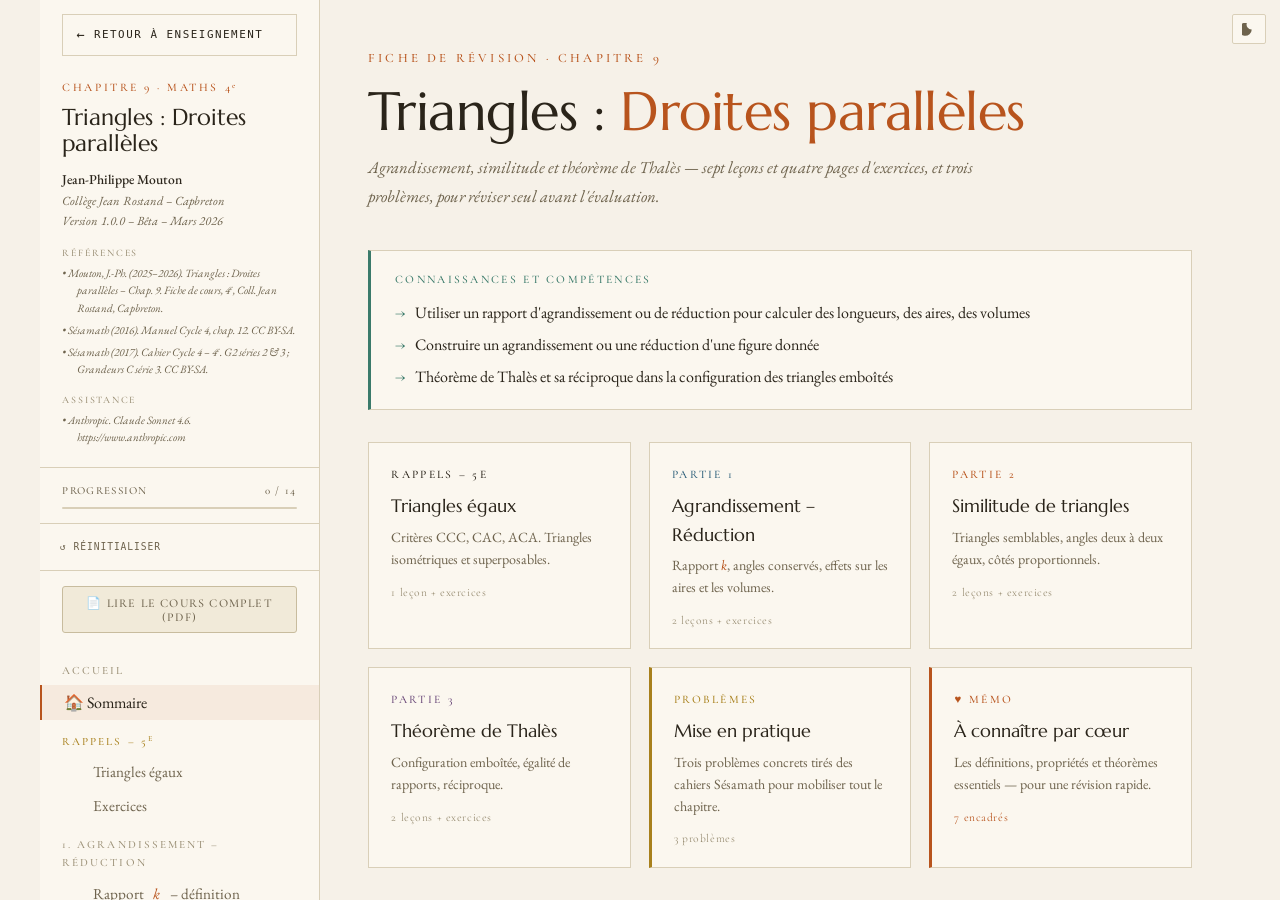
<file: public/fiches/4e-ch09-triangles-droites-paralleles.html>
<!DOCTYPE html>
<html lang="fr">
<head>
<meta charset="UTF-8">
<meta name="viewport" content="width=device-width, initial-scale=1.0">
<title>Chapitre 9 — Triangles et droites parallèles · 4e · J.-Ph. Mouton</title>
<link rel="icon" href="/favicons/teaching.ico" sizes="any" />
<link rel="icon" type="image/png" sizes="32x32" href="/favicons/teaching-32.png" />
<link rel="apple-touch-icon" href="/favicons/teaching-180.png" />
<link rel="preconnect" href="https://fonts.googleapis.com">
<link rel="preconnect" href="https://fonts.gstatic.com" crossorigin>
<link href="https://fonts.googleapis.com/css2?family=Marcellus&family=Cormorant+Garamond:ital,wght@0,400;0,500;0,600;1,400;1,500&family=EB+Garamond:ital,wght@0,400;0,500;0,600;1,400;1,500&display=swap" rel="stylesheet">
<script src="fiche-theme.js"></script>
<link rel="stylesheet" href="fiche-theme.css?v=1777411759831">
<script src="fiche-pdf-viewer.js" defer></script>
</head>
<body>
<button class="hamburger" onclick="toggleSidebar()">☰</button>
<div id="sidebar">
  <a class="sb-back" href="/teaching"><span class="arrow">←</span> Retour à Enseignement</a>
  <div class="sb-header">
    <div class="sb-eyebrow">Chapitre 9 · Maths 4<sup>e</sup></div>
    <div class="sb-title">Triangles&nbsp;: Droites parallèles</div>
    <div class="sb-meta">
      <div class="sb-author">Jean-Philippe Mouton</div>
      <div class="sb-institution">Collège Jean Rostand – Capbreton</div>
      <div class="sb-date">Version 1.0.0 – Bêta – Mars 2026</div>
      <div class="sb-section-title">Références</div>
      <span class="sb-ref">• Mouton, J.-Ph. (2025–2026). <em>Triangles&nbsp;: Droites parallèles – Chap.&nbsp;9</em>. Fiche de cours, 4<sup>e</sup>, Coll. Jean Rostand, Capbreton.</span>
      <span class="sb-ref">• Sésamath (2016). <em>Manuel Cycle&nbsp;4</em>, chap.&nbsp;12. CC BY-SA.</span>
      <span class="sb-ref">• Sésamath (2017). <em>Cahier Cycle&nbsp;4 – 4<sup>e</sup></em>. G2 séries&nbsp;2&nbsp;&amp;&nbsp;3&nbsp;; Grandeurs C série&nbsp;3. CC BY-SA.</span>
      <div class="sb-section-title">Assistance</div>
      <div class="sb-assist">• Anthropic. <em>Claude Sonnet&nbsp;4.6</em>. https://www.anthropic.com</div>
    </div>
  </div>
  <div class="progress-wrap">
    <div class="progress-label"><span>Progression</span><span id="prog-text">0&nbsp;/ 14</span></div>
    <div class="progress-bar"><div class="progress-fill" id="prog-fill" style="width:0%"></div></div>
  </div>
  <div style="padding:0.4rem 1.25rem 0.7rem;border-bottom:1px solid var(--border);">
    <button onclick="resetProgress()" style="font-family:'IBM Plex Mono',monospace;font-size:0.6rem;letter-spacing:0.1em;color:var(--dim);background:none;border:none;cursor:pointer;padding:0;text-transform:uppercase;">↺ Réinitialiser</button>
  </div>
  <button class="sb-course" type="button" onclick="openPdf('../cours/4e-ch09-triangles-droites-paralleles.pdf', 'Chapitre 9 — Triangles et droites parallèles · Cours complet')">📄 Lire le cours complet (PDF)</button>
  <nav>
    <div class="nav-section">Accueil</div>
    <div class="nav-item nav-home active" data-page="home" onclick="go(this)">🏠 Sommaire</div>
    <div class="nav-section" style="color:var(--yellow)">Rappels – 5<sup>e</sup></div>
    <div class="nav-item" data-page="p0l1" onclick="go(this)"><span class="nav-check" id="chk-p0l1"></span>Triangles égaux</div>
    <div class="nav-item" data-page="p0l2" onclick="go(this)"><span class="nav-check" id="chk-p0l2"></span>Exercices</div>
    <div class="nav-section">1. Agrandissement – Réduction</div>
    <div class="nav-item" data-page="p1l1" onclick="go(this)"><span class="nav-check" id="chk-p1l1"></span>Rapport <em style="font-style:italic;color:var(--orange)">k</em> – définition</div>
    <div class="nav-item" data-page="p1l2" onclick="go(this)"><span class="nav-check" id="chk-p1l2"></span>Aires et volumes</div>
    <div class="nav-item" data-page="p1l3" onclick="go(this)"><span class="nav-check" id="chk-p1l3"></span>Exercices</div>
    <div class="nav-section">2. Similitude de triangles</div>
    <div class="nav-item" data-page="p2l1" onclick="go(this)"><span class="nav-check" id="chk-p2l1"></span>Triangles semblables</div>
    <div class="nav-item" data-page="p2l2" onclick="go(this)"><span class="nav-check" id="chk-p2l2"></span>Proportionnalité des côtés</div>
    <div class="nav-item" data-page="p2l3" onclick="go(this)"><span class="nav-check" id="chk-p2l3"></span>Exercices</div>
    <div class="nav-section">3. Théorème de Thalès</div>
    <div class="nav-item" data-page="p3l1" onclick="go(this)"><span class="nav-check" id="chk-p3l1"></span>Théorème de Thalès</div>
    <div class="nav-item" data-page="p3l2" onclick="go(this)"><span class="nav-check" id="chk-p3l2"></span>Réciproque</div>
    <div class="nav-item" data-page="p3l3" onclick="go(this)"><span class="nav-check" id="chk-p3l3"></span>Exercices</div>
    <div class="nav-section" style="color:var(--yellow)">Problèmes</div>
    <div class="nav-item" data-page="pb1" onclick="go(this)"><span class="nav-check" id="chk-pb1"></span>🏗️ Le bassin de retenue</div>
    <div class="nav-item" data-page="pb2" onclick="go(this)"><span class="nav-check" id="chk-pb2"></span>▷ Quadrilatère MNOP</div>
    <div class="nav-item" data-page="pb3" onclick="go(this)"><span class="nav-check" id="chk-pb3"></span>📐 Thalès en pratique</div>
    <div class="nav-section" style="margin-top:0.8rem">Mémo</div>
    <div class="nav-item" data-page="memo" onclick="go(this)" style="color:var(--orange)"><span class="nav-check"></span>♥ À connaître par cœur</div>
  </nav>
</div>
<div id="main">

<!-- HOME -->
<div class="page active" id="page-home">
  <div class="home-hero">
    <div class="home-eyebrow">Fiche de révision · Chapitre 9</div>
    <h1>Triangles&nbsp;: <strong>Droites parallèles</strong></h1>
    <p>Agrandissement, similitude et théorème de Thalès — sept leçons et quatre pages d'exercices, et trois problèmes, pour réviser seul avant l'évaluation.</p>
  </div>
  <div class="objectives-box">
    <div class="ob-label">Connaissances et compétences</div>
    <ul>
      <li>Utiliser un rapport d'agrandissement ou de réduction pour calculer des longueurs, des aires, des volumes</li>
      <li>Construire un agrandissement ou une réduction d'une figure donnée</li>
      <li>Théorème de Thalès et sa réciproque dans la configuration des triangles emboîtés</li>
    </ul>
  </div>
  <div class="section-cards">
    <div class="section-card sc-0" onclick="go(null,'p0l1')">
      <div class="sc-tag">Rappels – 5e</div>
      <h3>Triangles égaux</h3>
      <p>Critères CCC, CAC, ACA. Triangles isométriques et superposables.</p>
      <div class="sc-count">1 leçon + exercices</div>
    </div>
    <div class="section-card sc-1" onclick="go(null,'p1l1')">
      <div class="sc-tag">Partie 1</div>
      <h3>Agrandissement – Réduction</h3>
      <p>Rapport <em class="var">k</em>, angles conservés, effets sur les aires et les volumes.</p>
      <div class="sc-count">2 leçons + exercices</div>
    </div>
    <div class="section-card sc-2" onclick="go(null,'p2l1')">
      <div class="sc-tag">Partie 2</div>
      <h3>Similitude de triangles</h3>
      <p>Triangles semblables, angles deux à deux égaux, côtés proportionnels.</p>
      <div class="sc-count">2 leçons + exercices</div>
    </div>
    <div class="section-card sc-3" onclick="go(null,'p3l1')">
      <div class="sc-tag">Partie 3</div>
      <h3>Théorème de Thalès</h3>
      <p>Configuration emboîtée, égalité de rapports, réciproque.</p>
      <div class="sc-count">2 leçons + exercices</div>
    </div>
    <div class="section-card" style="border-left:3px solid var(--yellow);background:var(--surface)" onclick="go(null,'pb1')">
      <div class="sc-tag" style="color:var(--yellow)">Problèmes</div>
      <h3>Mise en pratique</h3>
      <p>Trois problèmes concrets tirés des cahiers Sésamath pour mobiliser tout le chapitre.</p>
      <div class="sc-count">3 problèmes</div>
    </div>
    <div class="section-card" style="border-left:3px solid var(--orange);background:var(--surface)" onclick="go(null,'memo')">
      <div class="sc-tag" style="color:var(--orange)">♥ Mémo</div>
      <h3>À connaître par cœur</h3>
      <p>Les définitions, propriétés et théorèmes essentiels — pour une révision rapide.</p>
      <div class="sc-count" style="color:var(--orange)">7 encadrés</div>
    </div>
  </div>
</div>

<!-- P0L1 : Rappels — Triangles égaux -->
<div class="page" id="page-p0l1">
  <div class="lesson-header">
    <div class="lesson-tag tag-yellow">Rappels · Leçon 1</div>
    <h1>Triangles égaux</h1>
    <p class="lesson-intro">En 5e, tu as travaillé sur les triangles égaux. Ces notions sont le point de départ de la similitude — prends deux minutes pour les vérifier avant d'aller plus loin.</p>
  </div>
  <div class="section-divider">Définition</div>
  <div class="callout c-yellow">
    <div class="c-label">Définition · Triangles égaux</div>
    <p>Deux triangles sont <strong>égaux</strong> lorsque leurs côtés sont deux à deux de même longueur. On dit aussi qu'ils sont <strong>isométriques</strong>.</p>
    <p>Deux triangles égaux sont <strong>superposables</strong>.</p>
  </div>
  <div class="callout c-yellow">
    <div class="c-label">Propriété</div>
    <p>Si deux triangles sont égaux, alors leurs angles sont deux à deux de même mesure.</p>
  </div>
  <div class="section-divider">Critères d'égalité</div>
  <div class="callout c-yellow">
    <div class="c-label">Critère CCC (3 côtés)</div>
    <p>Si deux triangles ont leurs <strong>trois côtés deux à deux de même longueur</strong>, alors ils sont égaux.</p>
  </div>
  <div class="callout c-yellow">
    <div class="c-label">Critère CAC (côté-angle-côté)</div>
    <p>Si deux triangles ont, deux à deux, <strong>un angle de même mesure compris entre deux côtés de même longueur</strong>, alors ils sont égaux.</p>
  </div>
  <div class="callout c-yellow">
    <div class="c-label">Critère ACA (angle-côté-angle)</div>
    <p>Si deux triangles ont, deux à deux, <strong>un côté de même longueur compris entre deux angles de même mesure</strong>, alors ils sont égaux.</p>
  </div>
  <div class="example">
    <div class="ex-label">Exemple – critère ACA</div>
    <p>Les triangles ABC et RST ont BC = ST = 3,4 cm, <span class='ang'>ABC</span> = <span class='ang'>RST</span> = 96° et <span class='ang'>ACB</span> = <span class='ang'>RTS</span> = 35°.</p>
    <p>Le côté [BC] est compris entre deux angles de même mesure dans chaque triangle. Par le critère ACA, les triangles ABC et RST sont égaux.</p>
  </div>
  <div class="retenir">
    <div class="r-icon">⭐</div>
    <div class="r-content"><strong>À retenir :</strong> Deux triangles sont égaux si leurs côtés sont deux à deux de même longueur (isométriques, superposables). Il suffit parfois de deux conditions pour conclure : critère CAC ou ACA.</div>
  </div>
  <div class="quiz">
    <div class="quiz-header"><div class="quiz-badge">Quiz 1</div><div class="quiz-q" id="qq-p0l1">…</div></div>
    <div class="quiz-options" id="qo-p0l1"></div>
    <div class="quiz-feedback" id="qfb-p0l1"></div>
  </div>
  <div class="quiz">
    <div class="quiz-header"><div class="quiz-badge">Quiz 2</div><div class="quiz-q">Si deux triangles ABC et DEF sont égaux, laquelle de ces affirmations est vraie&#160;?</div></div>
    <div class="quiz-options">
      <button class="quiz-opt" onclick="answer(this,true,'p0l1q2-A')"><span class="opt-letter">A</span> Leurs angles sont deux à deux de même mesure.</button>
      <button class="quiz-opt" onclick="answer(this,false,'p0l1q2-B')"><span class="opt-letter">B</span> L'un est nécessairement un agrandissement de l'autre.</button>
      <button class="quiz-opt" onclick="answer(this,false,'p0l1q2-C')"><span class="opt-letter">C</span> Leurs côtés sont proportionnels mais pas nécessairement égaux.</button>
      <button class="quiz-opt" onclick="answer(this,false,'p0l1q2-D')"><span class="opt-letter">D</span> Ils peuvent avoir des aires différentes.</button>
    </div>
    <div class="quiz-feedback" id="qfb-p0l1q2"></div>
  </div>
  <div class="quiz">
    <div class="quiz-header"><div class="quiz-badge">Quiz 3</div><div class="quiz-q">Deux triangles ont AB = A'B' = 5 cm, <span class='ang'>ABC</span> = <span class='ang'>A'B'</span>C' = 65° et BC = B'C' = 4 cm. Peut-on conclure qu'ils sont égaux&#160;?</div></div>
    <div class="quiz-options">
      <button class="quiz-opt" onclick="answer(this,false,'p0l1q3-A')"><span class="opt-letter">A</span> Non, il faut les trois côtés égaux pour conclure.</button>
      <button class="quiz-opt" onclick="answer(this,true,'p0l1q3-B')"><span class="opt-letter">B</span> Oui, critère CAC : deux côtés égaux encadrent un angle de même mesure.</button>
      <button class="quiz-opt" onclick="answer(this,false,'p0l1q3-C')"><span class="opt-letter">C</span> Non, le critère CAC demande angle-côté-angle, pas côté-angle-côté.</button>
      <button class="quiz-opt" onclick="answer(this,false,'p0l1q3-D')"><span class="opt-letter">D</span> On ne peut pas conclure sans le troisième côté.</button>
    </div>
    <div class="quiz-feedback" id="qfb-p0l1q3"></div>
  </div>
  <div class="quiz">
    <div class="quiz-header"><div class="quiz-badge">Quiz 4</div><div class="quiz-q">Vrai ou faux : deux triangles semblables sont toujours égaux.</div></div>
    <div class="quiz-options">
      <button class="quiz-opt" onclick="answer(this,false,'p0l1q4-A')"><span class="opt-letter">A</span> Vrai — mêmes angles impliquent même taille.</button>
      <button class="quiz-opt" onclick="answer(this,true,'p0l1q4-B')"><span class="opt-letter">B</span> Faux — ils ont les mêmes angles mais peuvent avoir des côtés de longueurs différentes.</button>
    </div>
    <div class="quiz-feedback" id="qfb-p0l1q4"></div>
  </div>
  <div class="lesson-nav">
    <button class="nav-btn" onclick="go(null,'home')">← Sommaire</button>
    <button class="nav-btn primary" onclick="markDone('p0l1');go(null,'p0l2')">Leçon suivante →</button>
  </div>
</div>

<!-- P0L2 : Rappels — Exercices -->
<div class="page" id="page-p0l2">
  <div class="lesson-header">
    <div class="lesson-tag tag-yellow">Rappels · Exercices</div>
    <h1>Exercices – Triangles égaux</h1>
    <p class="lesson-intro">Entraîne-toi sur les propriétés des triangles égaux avant d'aborder les triangles semblables.</p>
  </div>
  <div class="quiz">
    <div class="quiz-header"><div class="quiz-badge">Exercice 1</div><div class="quiz-q" id="qq-p0l2a">…</div></div>
    <div class="quiz-options" id="qo-p0l2a"></div>
    <div class="quiz-feedback" id="qfb-p0l2a"></div>
  </div>
  <div class="quiz">
    <div class="quiz-header"><div class="quiz-badge">Exercice 2</div><div class="quiz-q">Le triangle ABC est isocèle en <em class="var">A</em> avec <span class='ang'>ABC</span> = 35°. Quelle est la mesure de <span class='ang'>BAC</span>&#160;?</div></div>
    <div class="quiz-options">
      <button class="quiz-opt" onclick="answer(this,false,'p0l2b-A')"><span class="opt-letter">A</span> 35°</button>
      <button class="quiz-opt" onclick="answer(this,false,'p0l2b-B')"><span class="opt-letter">B</span> 70°</button>
      <button class="quiz-opt" onclick="answer(this,true,'p0l2b-C')"><span class="opt-letter">C</span> 110°</button>
      <button class="quiz-opt" onclick="answer(this,false,'p0l2b-D')"><span class="opt-letter">D</span> 145°</button>
    </div>
    <div class="quiz-feedback" id="qfb-p0l2b"></div>
  </div>
  <div class="quiz">
    <div class="quiz-header"><div class="quiz-badge">Exercice 3</div><div class="quiz-q" id="qq-p0l2c">…</div></div>
    <div class="quiz-options" id="qo-p0l2c"></div>
    <div class="quiz-feedback" id="qfb-p0l2c"></div>
  </div>
  <div class="quiz">
    <div class="quiz-header"><div class="quiz-badge">Exercice 4</div><div class="quiz-q">Un triangle ABC a AB = 7 cm, BC = 9 cm, AC = 11 cm. Un triangle DEF a DE = 7 cm, EF = 11 cm, DF = 9 cm. Ces triangles sont-ils égaux&#160;?</div></div>
    <div class="quiz-options">
      <button class="quiz-opt" onclick="answer(this,false,'p0l2d-A')"><span class="opt-letter">A</span> Non, les noms des côtés ne correspondent pas dans le même ordre.</button>
      <button class="quiz-opt" onclick="answer(this,true,'p0l2d-B')"><span class="opt-letter">B</span> Oui, leurs trois côtés sont deux à deux de même longueur : AB = DE, BC = DF, AC = EF.</button>
      <button class="quiz-opt" onclick="answer(this,false,'p0l2d-C')"><span class="opt-letter">C</span> Non, il faut que les côtés soient dans le même ordre dès la définition.</button>
      <button class="quiz-opt" onclick="answer(this,false,'p0l2d-D')"><span class="opt-letter">D</span> On ne peut pas conclure sans connaître les angles.</button>
    </div>
    <div class="quiz-feedback" id="qfb-p0l2d"></div>
  </div>
  <div class="lesson-nav">
    <button class="nav-btn" onclick="go(null,'p0l1')">← Précédent</button>
    <button class="nav-btn" onclick="go(null,'home')">🏠 Sommaire</button>
    <button class="nav-btn primary" onclick="markDone('p0l2');go(null,'p1l1')">Partie 1 →</button>
  </div>
</div>

<!-- P1L1 : Rapport k -->
<div class="page" id="page-p1l1">
  <div class="lesson-header">
    <div class="lesson-tag tag-blue">Partie 1 · Leçon 1</div>
    <h1>Rapport <em class="var">k</em> — définition et propriétés</h1>
    <p class="lesson-intro">Comment passer du plan d'une maison à la maison elle-même ? Tout repose sur un seul nombre : le rapport <em class="var">k</em>.</p>
  </div>
  <div class="section-divider">Définition</div>
  <div class="callout c-blue">
    <div class="c-label">Définition · Agrandissement et réduction</div>
    <p>On appelle <strong>agrandissement ou réduction</strong> d'une figure, la figure obtenue en multipliant toutes les longueurs de la figure initiale par un nombre strictement positif <em class="var">k</em>.</p>
    <p>Le nombre <em class="var">k</em> est appelé <strong>rapport d'agrandissement</strong> ou <strong>rapport de réduction</strong>.</p>
    <p>• Si <em class="var">k</em> &gt; 1, il s'agit d'un <strong>agrandissement</strong>.</p>
    <p>• Si 0 &lt; <em class="var">k</em> &lt; 1, il s'agit d'une <strong>réduction</strong>.</p>
  </div>
  <div class="section-divider">Remarques</div>
  <p>Le rapport d'agrandissement ou de réduction s'appelle aussi <strong>coefficient d'agrandissement ou de réduction</strong>, ou <strong>facteur d'agrandissement ou de réduction</strong>.</p>
  <p>Lorsque l'on multiplie toutes les longueurs d'une figure par 1, c'est-à-dire lorsque <em class="var">k</em> = 1, la figure obtenue est de la même grandeur que la figure initiale.</p>
  <p>Pour agrandir ou réduire une figure, on multiplie par <em class="var">k</em> toutes ses longueurs : celles de ses côtés, mais aussi celles de ses diagonales, et celle de son périmètre.</p>
  <div class="section-divider">Propriété admise</div>
  <div class="callout c-blue">
    <div class="c-label">Propriété (admise) · Angles conservés</div>
    <p>Dans un agrandissement ou une réduction, les mesures des angles sont conservées.</p>
  </div>
  <p>Dans un agrandissement ou une réduction de rapport <em class="var">k</em>, la figure obtenue est une figure à l'échelle <em class="var">k</em> de la figure de départ. Ainsi les longueurs de la figure obtenue sont <strong>proportionnelles</strong> aux longueurs correspondantes de la figure de départ. Le coefficient de proportionnalité est égal à <em class="var">k</em>.</p>
  <div class="example">
    <div class="ex-label">Exemple</div>
    <p>Un triangle ABC a AB = 4 cm, BC = 6 cm et <span class='ang'>ABC</span> = 50°. On effectue un agrandissement de rapport <em class="var">k</em> = 2.</p>
    <p>• A'B' = 2 × 4 = <strong>8 cm</strong></p>
    <p>• B'C' = 2 × 6 = <strong>12 cm</strong></p>
    <p>• <span class='ang'>A'B'</span>C' = <strong>50°</strong> (conservé)</p>
  <div class="section-divider">Calculer k à partir de deux figures</div>
  <p>Lorsqu'on dispose de la figure de départ et de la figure image, on retrouve le rapport <em class="var">k</em> en divisant une longueur image par la longueur correspondante de départ.</p>
  <div class="example">
    <div class="ex-label">Exemple 2 — trouver k</div>
    <p>Le quadrilatère IJKL a IJ = 2 cm. Son image MNOP a MN = 4,5 cm.</p>
    <p><em class="var">k</em> = <span class="frac"><span class="fnum">MN</span><span class="fden">IJ</span></span> = <span class="frac"><span class="fnum">4,5</span><span class="fden">2</span></span> = <strong>2,25</strong></p>
    <p>Comme 2,25 &gt; 1, c'est un <strong>agrandissement</strong>.</p>
  </div>
  <div class="callout c-blue">
    <div class="c-label">⚠ Erreur fréquente</div>
    <p>Pour agrandir une figure de rapport <em class="var">k</em> = 3, on <strong>multiplie</strong> chaque longueur par 3. On n'ajoute pas 3 cm à chaque côté — une addition déforme la figure.</p>
  </div>
  </div>
  <div class="retenir">
    <div class="r-icon">⭐</div>
    <div class="r-content"><strong>À retenir :</strong> Un rapport <em class="var">k</em> transforme toutes les longueurs en les multipliant par <em class="var">k</em>. Si <em class="var">k</em> &gt; 1 : agrandissement ; si 0 &lt; <em class="var">k</em> &lt; 1 : réduction. Les angles sont toujours conservés.</div>
  </div>
  <div class="quiz">
    <div class="quiz-header"><div class="quiz-badge">Quiz 1</div><div class="quiz-q" id="qq-p1l1">…</div></div>
    <div class="quiz-options" id="qo-p1l1"></div>
    <div class="quiz-feedback" id="qfb-p1l1"></div>
  </div>
  <div class="quiz">
    <div class="quiz-header"><div class="quiz-badge">Quiz 2</div><div class="quiz-q" id="qq-p1l1q2">…</div></div>
    <div class="quiz-options" id="qo-p1l1q2"></div>
    <div class="quiz-feedback" id="qfb-p1l1q2"></div>
  </div>
  <div class="quiz">
    <div class="quiz-header"><div class="quiz-badge">Quiz 3</div><div class="quiz-q">Dans un agrandissement ou une réduction, que devient la mesure des angles&#160;?</div></div>
    <div class="quiz-options">
      <button class="quiz-opt" onclick="answer(this,false,'p1l1q3-A')"><span class="opt-letter">A</span> Elle est multipliée par <em class="var">k</em>.</button>
      <button class="quiz-opt" onclick="answer(this,false,'p1l1q3-B')"><span class="opt-letter">B</span> Elle est divisée par <em class="var">k</em>.</button>
      <button class="quiz-opt" onclick="answer(this,true,'p1l1q3-C')"><span class="opt-letter">C</span> Elle reste inchangée.</button>
      <button class="quiz-opt" onclick="answer(this,false,'p1l1q3-D')"><span class="opt-letter">D</span> Elle est multipliée par <em class="var">k</em>².</button>
    </div>
    <div class="quiz-feedback" id="qfb-p1l1q3"></div>
  </div>
  <div class="quiz">
    <div class="quiz-header"><div class="quiz-badge">Quiz 4</div><div class="quiz-q" id="qq-p1l1q4">…</div></div>
    <div class="quiz-options" id="qo-p1l1q4"></div>
    <div class="quiz-feedback" id="qfb-p1l1q4"></div>
  </div>
  <div class="lesson-nav">
    <button class="nav-btn" onclick="go(null,'p0l2')">← Précédent</button>
    <button class="nav-btn" onclick="go(null,'home')">🏠 Sommaire</button>
    <button class="nav-btn primary" onclick="markDone('p1l1');go(null,'p1l2')">Leçon suivante →</button>
  </div>
</div>

<!-- P1L2 : Aires et volumes -->
<div class="page" id="page-p1l2">
  <div class="lesson-header">
    <div class="lesson-tag tag-blue">Partie 1 · Leçon 2</div>
    <h1>Aires et volumes</h1>
    <p class="lesson-intro">Agrandir un carré double son périmètre — mais que devient son aire ? Et le volume d'un cube agrandi ? La règle surprend souvent.</p>
  </div>
  <div class="section-divider">Propriété admise</div>
  <div class="callout c-blue">
    <div class="c-label">Propriété (admise) · Aires et volumes</div>
    <p>Dans un agrandissement ou une réduction de rapport <em class="var">k</em>, l'aire d'une surface est multipliée par <strong><em class="var">k</em>²</strong>, et le volume d'un solide est multiplié par <strong><em class="var">k</em>³</strong>.</p>
  </div>
  <p>Attention : le rapport sur les longueurs est <em class="var">k</em>, mais le rapport sur les aires est <em class="var">k</em>² et le rapport sur les volumes est <em class="var">k</em>³. Ces trois rapports sont différents dès que <em class="var">k</em> ≠ 1.</p>
  <div class="section-divider">Pourquoi k² pour les aires ?</div>
  <p>Imagine un carré de côté <em class="var">a</em>. Son aire est <em class="var">a</em>². Après un agrandissement de rapport <em class="var">k</em>, le côté devient <em class="var">k</em> × <em class="var">a</em>, donc la nouvelle aire est (<em class="var">k</em> × <em class="var">a</em>)² = <em class="var">k</em>² × <em class="var">a</em>². L'aire a bien été multipliée par <em class="var">k</em>². Le même raisonnement s'applique à toute figure — un agrandissement dans les deux dimensions multiplie l'aire par <em class="var">k</em>².</p>
  <div class="callout c-blue">
    <div class="c-label">⚠ Erreur fréquente</div>
    <p>Si <em class="var">k</em> = 2, l'aire n'est <strong>pas doublée</strong> — elle est multipliée par 2² = <strong>4</strong>. De même, le volume est multiplié par 2³ = <strong>8</strong>, pas par 2.</p>
    <p>Exemple : un terrain de 100 m² agrandi d'un rapport 3 donne un terrain de 3² × 100 = 900 m², pas 300 m².</p>
  </div>
  <div class="section-divider">Exemple du cube</div>
  <div class="example">
    <div class="ex-label">Exemple – cours</div>
    <p>Considérons un cube d'arête 3 cm. Son volume est égal à (3 cm)³ = 3³ cm³ = <strong>27 cm³</strong>.</p>
    <p>Son agrandissement de rapport <em class="var">k</em> = 2 est un cube d'arête 6 cm.</p>
    <p>Le volume de ce second cube est égal à :</p>
    <p>(6 cm)³ = 6³ cm³ = 216 cm³ = 8 × 27 cm³ = 2³ × 27 cm³ = <em class="var">k</em>³ × 27 cm³</p>
  </div>
  <div class="example">
    <div class="ex-label">Exemple – aire</div>
    <p>Un carré a un côté de 4 cm et une aire de 16 cm². Après un agrandissement de rapport <em class="var">k</em> = 3 :</p>
    <p>• Nouveau côté : 3 × 4 = 12 cm</p>
    <p>• Nouvelle aire : 3² × 16 = 9 × 16 = <strong>144 cm²</strong></p>
  </div>
  <div class="example">
    <div class="ex-label">Tableau récapitulatif</div>
    <p>Pour un rapport <em class="var">k</em> quelconque :</p>
    <p>• Longueurs (côtés, périmètre, diagonales) → multipliées par <strong><em class="var">k</em></strong></p>
    <p>• Aires (surfaces) → multipliées par <strong><em class="var">k</em>²</strong></p>
    <p>• Volumes (solides) → multipliés par <strong><em class="var">k</em>³</strong></p>
    <p><em>Si k = 0,5 : longueurs divisées par 2 ; aires divisées par 4 ; volumes divisés par 8.</em></p>
  </div>
  <div class="retenir">
    <div class="r-icon">⭐</div>
    <div class="r-content"><strong>À retenir :</strong> Dans un agrandissement ou une réduction de rapport <em class="var">k</em>, l'aire est multipliée par <em class="var">k</em>² et le volume par <em class="var">k</em>³. Le rapport sur les longueurs n'est pas le même que sur les aires ou les volumes.</div>
  </div>
  <div class="tool-box">
    <div class="tool-lbl">📐 Effet de k sur l'aire et le volume</div>
    <p style="text-align:center;font-size:0.82rem;color:var(--dim);margin-bottom:0.9rem;">Choisis un rapport <em class="var">k</em> au dixième pour voir l'effet sur les longueurs, les aires et les volumes.</p>
    <div class="tool-row" style="gap:0.5rem;flex-wrap:wrap;">
      <div>
        <div class="tool-lbl-sm">k (rapport)</div>
        <input class="tool-input" type="number" id="kv-k" value="2" min="0.1" max="10" step="0.1"
               oninput="this.value=Math.round(parseFloat(this.value)*10)/10;doKViz()">
      </div>
    </div>
    <button class="tool-action" onclick="doKViz()">Calculer</button>
    <div id="kv-result" style="margin-top:1rem;display:grid;grid-template-columns:1fr 1fr 1fr;gap:0.5rem;text-align:center;font-family:'IBM Plex Mono',monospace;font-size:0.78rem;"></div>
  </div>
  <div class="quiz">
    <div class="quiz-header"><div class="quiz-badge">Quiz 1</div><div class="quiz-q" id="qq-p1l2">…</div></div>
    <div class="quiz-options" id="qo-p1l2"></div>
    <div class="quiz-feedback" id="qfb-p1l2"></div>
  </div>
  <div class="quiz">
    <div class="quiz-header"><div class="quiz-badge">Quiz 2</div><div class="quiz-q" id="qq-p1l2q2">…</div></div>
    <div class="quiz-options" id="qo-p1l2q2"></div>
    <div class="quiz-feedback" id="qfb-p1l2q2"></div>
  </div>
  <div class="quiz">
    <div class="quiz-header"><div class="quiz-badge">Quiz 3</div><div class="quiz-q">Une figure a une aire de 36 cm². Après une réduction de rapport <em class="var">k</em> = 0,5, par quoi l'aire est-elle multipliée&#160;?</div></div>
    <div class="quiz-options">
      <button class="quiz-opt" onclick="answer(this,false,'p1l2q3-A')"><span class="opt-letter">A</span> 0,5</button>
      <button class="quiz-opt" onclick="answer(this,true,'p1l2q3-B')"><span class="opt-letter">B</span> 0,25</button>
      <button class="quiz-opt" onclick="answer(this,false,'p1l2q3-C')"><span class="opt-letter">C</span> 0,125</button>
      <button class="quiz-opt" onclick="answer(this,false,'p1l2q3-D')"><span class="opt-letter">D</span> 2</button>
    </div>
    <div class="quiz-feedback" id="qfb-p1l2q3"></div>
  </div>
  <div class="quiz">
    <div class="quiz-header"><div class="quiz-badge">Quiz 4</div><div class="quiz-q">Un cube a un volume de 8 cm³. Après un agrandissement de rapport <em class="var">k</em> = 3, son volume vaut&#160;:</div></div>
    <div class="quiz-options">
      <button class="quiz-opt" onclick="answer(this,false,'p1l2q4-A')"><span class="opt-letter">A</span> 24 cm³</button>
      <button class="quiz-opt" onclick="answer(this,false,'p1l2q4-B')"><span class="opt-letter">B</span> 72 cm³</button>
      <button class="quiz-opt" onclick="answer(this,true,'p1l2q4-C')"><span class="opt-letter">C</span> 216 cm³</button>
      <button class="quiz-opt" onclick="answer(this,false,'p1l2q4-D')"><span class="opt-letter">D</span> 512 cm³</button>
    </div>
    <div class="quiz-feedback" id="qfb-p1l2q4"></div>
  </div>
  <div class="lesson-nav">
    <button class="nav-btn" onclick="go(null,'p1l1')">← Précédent</button>
    <button class="nav-btn" onclick="go(null,'home')">🏠 Sommaire</button>
    <button class="nav-btn primary" onclick="markDone('p1l2');go(null,'p1l3')">Leçon suivante →</button>
  </div>
</div>

<!-- P1L3 : Exercices Partie 1 -->
<div class="page" id="page-p1l3">
  <div class="lesson-header">
    <div class="lesson-tag tag-blue">Partie 1 · Exercices</div>
    <h1>Exercices – Agrandissement – Réduction</h1>
    <p class="lesson-intro">Applique les propriétés du rapport <em class="var">k</em> sur des longueurs, des aires et des volumes.</p>
  </div>
  <div class="tool-box">
    <div class="tool-lbl">🎯 Calculateur de rapport <em style="font-style:italic">k</em></div>
    <p style="text-align:center;font-size:0.82rem;color:var(--dim);margin-bottom:0.8rem;">Entre une longueur d'origine et la longueur image pour trouver <em class="var">k</em>.</p>
    <div class="tool-row">
      <div>
        <div class="tool-lbl-sm">Longueur d'origine (cm)</div>
        <input class="tool-input" type="number" id="k-orig" value="4" min="0.1" step="0.1" oninput="this.value=Math.round(parseFloat(this.value)*10)/10">
      </div>
      <div style="font-size:1.4rem;color:var(--dim);padding-top:1.1rem;">→</div>
      <div>
        <div class="tool-lbl-sm">Longueur image (cm)</div>
        <input class="tool-input" type="number" id="k-image" value="10" min="0.1" step="0.1" oninput="this.value=Math.round(parseFloat(this.value)*10)/10">
      </div>
    </div>
    <button class="tool-action" onclick="doRapportK()">Calculer k</button>
    <div class="tool-result" id="k-result">…</div>
  </div>
  <div class="quiz">
    <div class="quiz-header"><div class="quiz-badge">Exercice 1</div><div class="quiz-q" id="qq-p1l3a">…</div></div>
    <div class="quiz-options" id="qo-p1l3a"></div>
    <div class="quiz-feedback" id="qfb-p1l3a"></div>
  </div>
  <div class="quiz">
    <div class="quiz-header"><div class="quiz-badge">Exercice 2</div><div class="quiz-q" id="qq-p1l3b">…</div></div>
    <div class="quiz-options" id="qo-p1l3b"></div>
    <div class="quiz-feedback" id="qfb-p1l3b"></div>
  </div>
  <div class="quiz">
    <div class="quiz-header"><div class="quiz-badge">Exercice 3</div><div class="quiz-q" id="qq-p1l3c">…</div></div>
    <div class="quiz-options" id="qo-p1l3c"></div>
    <div class="quiz-feedback" id="qfb-p1l3c"></div>
  </div>
  <div class="quiz">
    <div class="quiz-header"><div class="quiz-badge">Exercice 4</div><div class="quiz-q">On effectue une réduction de rapport <em class="var">k</em> = <span class="frac"><span class="fnum">1</span><span class="fden">3</span></span> d'une figure. L'angle <span class='ang'>ACB</span> de la figure initiale mesure 47°. Quelle est la mesure de l'angle correspondant dans la figure réduite&#160;?</div></div>
    <div class="quiz-options">
      <button class="quiz-opt" onclick="answer(this,false,'p1l3d-A')"><span class="opt-letter">A</span> <span class="frac"><span class="fnum">47</span><span class="fden">3</span></span> ≈ 15,7°</button>
      <button class="quiz-opt" onclick="answer(this,true,'p1l3d-B')"><span class="opt-letter">B</span> 47°</button>
      <button class="quiz-opt" onclick="answer(this,false,'p1l3d-C')"><span class="opt-letter">C</span> 47 × 3 = 141°</button>
      <button class="quiz-opt" onclick="answer(this,false,'p1l3d-D')"><span class="opt-letter">D</span> 90°</button>
    </div>
    <div class="quiz-feedback" id="qfb-p1l3d"></div>
  </div>
  <div class="lesson-nav">
    <button class="nav-btn" onclick="go(null,'p1l2')">← Précédent</button>
    <button class="nav-btn" onclick="go(null,'home')">🏠 Sommaire</button>
    <button class="nav-btn primary" onclick="markDone('p1l3');go(null,'p2l1')">Partie 2 →</button>
  </div>
</div>

<!-- P2L1 : Triangles semblables -->
<div class="page" id="page-p2l1">
  <div class="lesson-header">
    <div class="lesson-tag tag-orange">Partie 2 · Leçon 1</div>
    <h1>Triangles semblables</h1>
    <p class="lesson-intro">Deux triangles peuvent avoir la même forme sans avoir la même taille. On dit alors qu'ils sont semblables — une notion au cœur de la géométrie et de la cartographie.</p>
  </div>
  <div class="section-divider">Définition</div>
  <div class="callout c-orange">
    <div class="c-label">Définition · Triangles semblables</div>
    <p>Deux triangles qui ont des <strong>angles deux à deux égaux</strong> sont dits <strong>semblables</strong>.</p>
  </div>
  <div class="section-divider">Remarque pratique</div>
  <p>La somme des angles d'un triangle étant égale à 180°, pour prouver que deux triangles sont semblables il suffit de s'assurer que <strong>deux couples d'angles sont égaux deux à deux</strong>. Le troisième sera automatiquement égal.</p>
  <div class="callout c-orange">
    <div class="c-label">Méthode · Démontrer que deux triangles sont semblables</div>
    <p>1. Repérer <strong>deux paires d'angles</strong> de même mesure dans les deux triangles.</p>
    <p>2. Sources d'angles égaux à chercher : angle commun aux deux triangles, angles correspondants (droites parallèles), angles droits, angles opposés par le sommet.</p>
    <p>3. Conclure : « Les triangles ABC et DEF ont deux paires d'angles deux à deux de même mesure, donc ils sont <strong>semblables</strong>. »</p>
  </div>
  <div class="example">
    <div class="ex-label">Exemple</div>
    <p>Les triangles ABC et A'B'C' ont <span class='ang'>A</span> = <span class='ang'>A'</span> = 40° et <span class='ang'>B</span> = <span class='ang'>B'</span> = 70°.</p>
    <p>On en déduit : <span class='ang'>C</span> = 180° − 40° − 70° = 70° et de même <span class='ang'>C'</span> = 70°.</p>
    <p>Tous les angles sont deux à deux égaux, donc les triangles ABC et A'B'C' sont <strong>semblables</strong>.</p>
  </div>
  <div class="section-divider">Similitude et égalité</div>
  <p>Si deux triangles sont égaux (mêmes côtés), alors ils sont aussi semblables — mais l'inverse n'est pas vrai. Deux triangles semblables ont <strong>la même forme</strong> mais peuvent avoir des tailles différentes.</p>
  <p>La similitude généralise l'égalité : un agrandissement ou une réduction produit des triangles semblables au triangle de départ.</p>
  <div class="example">
    <div class="ex-label">Exemple — situation fréquente</div>
    <p>Dans un triangle ABC, soit H le pied de la hauteur issue de A. Les triangles ABH et CAH sont semblables car :</p>
    <p>• <span class='ang'>AHB</span> = <span class='ang'>AHC</span> = 90° (H est le pied de la hauteur)</p>
    <p>• <span class='ang'>ABH</span> = <span class='ang'>CAH</span> (angles d'un même triangle se complétant à 90°)</p>
    <p>C'est une configuration très courante dans les problèmes.</p>
  </div>
  <div class="retenir">
    <div class="r-icon">⭐</div>
    <div class="r-content"><strong>À retenir :</strong> Pour montrer que deux triangles sont semblables, il suffit de trouver deux paires d'angles égaux — le troisième est automatiquement égal (somme des angles = 180°).</div>
  </div>
  <div class="quiz">
    <div class="quiz-header"><div class="quiz-badge">Quiz 1</div><div class="quiz-q" id="qq-p2l1">…</div></div>
    <div class="quiz-options" id="qo-p2l1"></div>
    <div class="quiz-feedback" id="qfb-p2l1"></div>
  </div>
  <div class="quiz">
    <div class="quiz-header"><div class="quiz-badge">Quiz 2</div><div class="quiz-q">Pour démontrer que deux triangles sont semblables, combien de paires d'angles faut-il vérifier&#160;?</div></div>
    <div class="quiz-options">
      <button class="quiz-opt" onclick="answer(this,false,'p2l1q2-A')"><span class="opt-letter">A</span> Les trois paires — tous les angles doivent être égaux.</button>
      <button class="quiz-opt" onclick="answer(this,true,'p2l1q2-B')"><span class="opt-letter">B</span> Deux paires suffisent — la troisième est automatiquement égale.</button>
      <button class="quiz-opt" onclick="answer(this,false,'p2l1q2-C')"><span class="opt-letter">C</span> Une seule paire suffit.</button>
      <button class="quiz-opt" onclick="answer(this,false,'p2l1q2-D')"><span class="opt-letter">D</span> Il faut les angles et au moins un côté.</button>
    </div>
    <div class="quiz-feedback" id="qfb-p2l1q2"></div>
  </div>
  <div class="quiz">
    <div class="quiz-header"><div class="quiz-badge">Quiz 3</div><div class="quiz-q" id="qq-p2l1q3">…</div></div>
    <div class="quiz-options" id="qo-p2l1q3"></div>
    <div class="quiz-feedback" id="qfb-p2l1q3"></div>
  </div>
  <div class="quiz">
    <div class="quiz-header"><div class="quiz-badge">Quiz 4</div><div class="quiz-q">Vrai ou faux : deux triangles égaux sont nécessairement semblables.</div></div>
    <div class="quiz-options">
      <button class="quiz-opt" onclick="answer(this,true,'p2l1q4-A')"><span class="opt-letter">A</span> Vrai — triangles égaux ⟹ mêmes angles ⟹ semblables.</button>
      <button class="quiz-opt" onclick="answer(this,false,'p2l1q4-B')"><span class="opt-letter">B</span> Faux — égalité et similitude sont des notions différentes.</button>
    </div>
    <div class="quiz-feedback" id="qfb-p2l1q4"></div>
  </div>
  <div class="lesson-nav">
    <button class="nav-btn" onclick="go(null,'p1l3')">← Précédent</button>
    <button class="nav-btn" onclick="go(null,'home')">🏠 Sommaire</button>
    <button class="nav-btn primary" onclick="markDone('p2l1');go(null,'p2l2')">Leçon suivante →</button>
  </div>
</div>

<!-- P2L2 : Proportionnalité des côtés -->
<div class="page" id="page-p2l2">
  <div class="lesson-header">
    <div class="lesson-tag tag-orange">Partie 2 · Leçon 2</div>
    <h1>Proportionnalité des côtés</h1>
    <p class="lesson-intro">Si deux triangles sont semblables, leurs côtés ne sont pas égaux — mais ils sont proportionnels. Ce coefficient de proportionnalité relie les deux triangles.</p>
  </div>
  <div class="section-divider">Propriétés admises</div>
  <div class="callout c-orange">
    <div class="c-label">Propriétés (admises) · Similitude et proportionnalité</div>
    <p>• Si deux triangles sont semblables, alors les longueurs des côtés de ces triangles sont <strong>proportionnelles</strong>.</p>
    <p>• Si les longueurs des côtés de deux triangles sont proportionnelles, alors ces triangles sont <strong>semblables</strong>.</p>
  </div>
  <div class="section-divider">Rapport de similitude</div>
  <p>Si deux triangles ABC et A'B'C' sont semblables, alors les longueurs des côtés opposés aux angles égaux sont proportionnelles :</p>
  <div class="formula">
    <span class="frac"><span class="fnum">A'B'</span><span class="fden">AB</span></span> = <span class="frac"><span class="fnum">A'C'</span><span class="fden">AC</span></span> = <span class="frac"><span class="fnum">B'C'</span><span class="fden">BC</span></span> = <em class="var">k</em>
  </div>
  <p>• Si <em class="var">k</em> &gt; 1, alors A'B'C' est un agrandissement de ABC.</p>
  <p>• Si 0 &lt; <em class="var">k</em> &lt; 1, alors A'B'C' est une réduction de ABC.</p>
  <div class="callout c-orange">
    <div class="c-label">Méthode · Vérifier la proportionnalité des côtés</div>
    <p>1. Ranger les côtés de chaque triangle <strong>du plus petit au plus grand</strong>.</p>
    <p>2. Calculer les rapports des côtés correspondants (petit/petit, moyen/moyen, grand/grand).</p>
    <p>3. Si tous les rapports sont égaux, les côtés sont proportionnels et les triangles sont semblables.</p>
    <p>⚠ Attention à bien associer les côtés <em>correspondants</em> (opposés aux mêmes angles), pas dans n'importe quel ordre.</p>
  </div>
  <div class="example">
    <div class="ex-label">Exemple – Sésamath Cycle 4, chap. 12</div>
    <p>Le triangle ABC a AB = 5,1 cm, AC = 6,6 cm, BC = 7,8 cm.</p>
    <p>Le triangle A'B'C' a A'B' = 1,7 cm, A'C' = 2,2 cm, B'C' = 2,6 cm.</p>
    <p>Calcul des rapports : <span class="frac"><span class="fnum">5,1</span><span class="fden">1,7</span></span> = <span class="frac"><span class="fnum">6,6</span><span class="fden">2,2</span></span> = <span class="frac"><span class="fnum">7,8</span><span class="fden">2,6</span></span> = <strong>3</strong></p>
    <p>Les rapports sont égaux, donc les côtés sont proportionnels : les triangles sont <strong>semblables</strong> avec <em class="var">k</em> = 3. Le triangle ABC est un agrandissement de A'B'C' de rapport 3.</p>
  </div>
  <div class="retenir">
    <div class="r-icon">⭐</div>
    <div class="r-content"><strong>À retenir :</strong> Si ABC et A'B'C' sont semblables, A'B'/AB = A'C'/AC = B'C'/BC = <em class="var">k</em>. Ce rapport <em class="var">k</em> est le coefficient de proportionnalité entre les côtés.</div>
  </div>
  <div class="tool-box">
    <div class="tool-lbl">🔍 Vérificateur de similitude</div>
    <p style="text-align:center;font-size:0.82rem;color:var(--dim);margin-bottom:0.9rem;">Entre les 3 côtés du petit triangle et les 3 côtés du grand triangle (triés du plus petit au plus grand) pour vérifier si les côtés sont proportionnels.</p>
    <div class="tool-row" style="gap:0.4rem;flex-wrap:wrap;align-items:flex-end;">
      <div>
        <div class="tool-lbl-sm">Triangle 1</div>
        <div style="display:flex;gap:0.3rem;">
          <input class="tool-input" style="width:3.8rem" type="number" id="sim-a1" value="3" min="0.1" step="0.1" oninput="this.value=Math.round(parseFloat(this.value)*10)/10">
          <input class="tool-input" style="width:3.8rem" type="number" id="sim-b1" value="4" min="0.1" step="0.1" oninput="this.value=Math.round(parseFloat(this.value)*10)/10">
          <input class="tool-input" style="width:3.8rem" type="number" id="sim-c1" value="5" min="0.1" step="0.1" oninput="this.value=Math.round(parseFloat(this.value)*10)/10">
        </div>
      </div>
      <div>
        <div class="tool-lbl-sm">Triangle 2</div>
        <div style="display:flex;gap:0.3rem;">
          <input class="tool-input" style="width:3.8rem" type="number" id="sim-a2" value="6" min="0.1" step="0.1" oninput="this.value=Math.round(parseFloat(this.value)*10)/10">
          <input class="tool-input" style="width:3.8rem" type="number" id="sim-b2" value="8" min="0.1" step="0.1" oninput="this.value=Math.round(parseFloat(this.value)*10)/10">
          <input class="tool-input" style="width:3.8rem" type="number" id="sim-c2" value="10" min="0.1" step="0.1" oninput="this.value=Math.round(parseFloat(this.value)*10)/10">
        </div>
      </div>
    </div>
    <button class="tool-action" onclick="doSimilitude()">Vérifier</button>
    <div class="tool-result" id="sim-result">…</div>
  </div>
  <div class="quiz">
    <div class="quiz-header"><div class="quiz-badge">Quiz 1</div><div class="quiz-q" id="qq-p2l2">…</div></div>
    <div class="quiz-options" id="qo-p2l2"></div>
    <div class="quiz-feedback" id="qfb-p2l2"></div>
  </div>
  <div class="quiz">
    <div class="quiz-header"><div class="quiz-badge">Quiz 2</div><div class="quiz-q">Les triangles ABC et DEF sont semblables avec <em class="var">k</em> = DE/AB = 2. Si AB = 5 cm, quelle est la longueur DE&#160;?</div></div>
    <div class="quiz-options">
      <button class="quiz-opt" onclick="answer(this,false,'p2l2q2-A')"><span class="opt-letter">A</span> 2,5 cm</button>
      <button class="quiz-opt" onclick="answer(this,true,'p2l2q2-B')"><span class="opt-letter">B</span> 10 cm</button>
      <button class="quiz-opt" onclick="answer(this,false,'p2l2q2-C')"><span class="opt-letter">C</span> 7 cm</button>
      <button class="quiz-opt" onclick="answer(this,false,'p2l2q2-D')"><span class="opt-letter">D</span> 25 cm</button>
    </div>
    <div class="quiz-feedback" id="qfb-p2l2q2"></div>
  </div>
  <div class="quiz">
    <div class="quiz-header"><div class="quiz-badge">Quiz 3</div><div class="quiz-q">Un triangle ABC a les côtés 3, 4 et 5 cm. Un triangle DEF a les côtés 6, 8 et 10 cm. Ces triangles sont-ils semblables&#160;?</div></div>
    <div class="quiz-options">
      <button class="quiz-opt" onclick="answer(this,true,'p2l2q3-A')"><span class="opt-letter">A</span> Oui : 6/3 = 8/4 = 10/5 = 2. Les côtés sont proportionnels.</button>
      <button class="quiz-opt" onclick="answer(this,false,'p2l2q3-B')"><span class="opt-letter">B</span> Non : leurs côtés ne sont pas égaux deux à deux.</button>
      <button class="quiz-opt" onclick="answer(this,false,'p2l2q3-C')"><span class="opt-letter">C</span> Non : il faut d'abord vérifier les angles.</button>
    </div>
    <div class="quiz-feedback" id="qfb-p2l2q3"></div>
  </div>
  <div class="quiz">
    <div class="quiz-header"><div class="quiz-badge">Quiz 4</div><div class="quiz-q" id="qq-p2l2q4">…</div></div>
    <div class="quiz-options" id="qo-p2l2q4"></div>
    <div class="quiz-feedback" id="qfb-p2l2q4"></div>
  </div>
  <div class="lesson-nav">
    <button class="nav-btn" onclick="go(null,'p2l1')">← Précédent</button>
    <button class="nav-btn" onclick="go(null,'home')">🏠 Sommaire</button>
    <button class="nav-btn primary" onclick="markDone('p2l2');go(null,'p2l3')">Leçon suivante →</button>
  </div>
</div>

<!-- P2L3 : Exercices Partie 2 -->
<div class="page" id="page-p2l3">
  <div class="lesson-header">
    <div class="lesson-tag tag-orange">Partie 2 · Exercices</div>
    <h1>Exercices – Similitude de triangles</h1>
    <p class="lesson-intro">Identifie des triangles semblables, calcule des côtés et des rapports dans des figures variées.</p>
  </div>
  <div class="quiz">
    <div class="quiz-header"><div class="quiz-badge">Exercice 1</div><div class="quiz-q" id="qq-p2l3a">…</div></div>
    <div class="quiz-options" id="qo-p2l3a"></div>
    <div class="quiz-feedback" id="qfb-p2l3a"></div>
  </div>
  <div class="quiz">
    <div class="quiz-header"><div class="quiz-badge">Exercice 2</div><div class="quiz-q">Les triangles ABC et ABH sont rectangles respectivement en A et en H. Quelle propriété permet de conclure qu'ils sont semblables&#160;?</div></div>
    <div class="quiz-options">
      <button class="quiz-opt" onclick="answer(this,true,'p2l3b-A')"><span class="opt-letter">A</span> Ils ont deux paires d'angles égaux : <span class='ang'>BAC</span> = <span class='ang'>AHB</span> = 90° et <span class='ang'>ABC</span> commun.</button>
      <button class="quiz-opt" onclick="answer(this,false,'p2l3b-B')"><span class="opt-letter">B</span> Ils partagent le côté [AB], donc leurs côtés sont proportionnels.</button>
      <button class="quiz-opt" onclick="answer(this,false,'p2l3b-C')"><span class="opt-letter">C</span> Deux triangles rectangles sont toujours semblables.</button>
      <button class="quiz-opt" onclick="answer(this,false,'p2l3b-D')"><span class="opt-letter">D</span> Ils ont le même périmètre.</button>
    </div>
    <div class="quiz-feedback" id="qfb-p2l3b"></div>
  </div>
  <div class="quiz">
    <div class="quiz-header"><div class="quiz-badge">Exercice 3</div><div class="quiz-q" id="qq-p2l3c">…</div></div>
    <div class="quiz-options" id="qo-p2l3c"></div>
    <div class="quiz-feedback" id="qfb-p2l3c"></div>
  </div>
  <div class="quiz">
    <div class="quiz-header"><div class="quiz-badge">Exercice 4</div><div class="quiz-q">Les triangles MON et LES sont semblables avec <em class="var">k</em> = MO/LE = <span class="frac"><span class="fnum">1</span><span class="fden">4</span></span>. Si LE = 8,4 cm, quelle est la longueur MO&#160;?</div></div>
    <div class="quiz-options">
      <button class="quiz-opt" onclick="answer(this,false,'p2l3d-A')"><span class="opt-letter">A</span> 33,6 cm</button>
      <button class="quiz-opt" onclick="answer(this,true,'p2l3d-B')"><span class="opt-letter">B</span> 2,1 cm</button>
      <button class="quiz-opt" onclick="answer(this,false,'p2l3d-C')"><span class="opt-letter">C</span> 4,2 cm</button>
      <button class="quiz-opt" onclick="answer(this,false,'p2l3d-D')"><span class="opt-letter">D</span> 8,4 cm</button>
    </div>
    <div class="quiz-feedback" id="qfb-p2l3d"></div>
  </div>
  <div class="lesson-nav">
    <button class="nav-btn" onclick="go(null,'p2l2')">← Précédent</button>
    <button class="nav-btn" onclick="go(null,'home')">🏠 Sommaire</button>
    <button class="nav-btn primary" onclick="markDone('p2l3');go(null,'p3l1')">Partie 3 →</button>
  </div>
</div>

<!-- P3L1 : Théorème de Thalès -->
<div class="page" id="page-p3l1">
  <div class="lesson-header">
    <div class="lesson-tag tag-purple">Partie 3 · Leçon 1</div>
    <h1>Théorème de Thalès</h1>
    <p class="lesson-intro">Comment mesurer la hauteur d'une pyramide sans la gravir ? Thalès l'a fait avec son ombre. La configuration emboîtée que tu vas étudier est l'outil de base pour calculer des longueurs inaccessibles.</p>
  </div>
  <div class="section-divider">Configuration emboîtée</div>
  <p>La configuration emboîtée de Thalès est la suivante : un triangle ABC avec <em class="var">M</em> un point de [AB] et <em class="var">N</em> un point de [AC] tels que (MN) // (BC).</p>
  <div class="callout c-purple">
    <div class="c-label">Théorème de Thalès (configuration emboîtée)</div>
    <p>Soient un triangle ABC, <em class="var">M</em> un point de [AB] et <em class="var">N</em> un point de [AC].</p>
    <p>Si les droites (BC) et (MN) sont parallèles, alors</p>
    <div class="formula" style="font-size:1.1rem;">
      <span class="frac"><span class="fnum">AM</span><span class="fden">AB</span></span> = <span class="frac"><span class="fnum">AN</span><span class="fden">AC</span></span> = <span class="frac"><span class="fnum">MN</span><span class="fden">BC</span></span>
    </div>
  </div>
  <div class="section-divider">Pourquoi ça marche ?</div>
  <p>Remarquons que <span class='ang'>MAN</span> = <span class='ang'>BAC</span> (angle commun). De plus, (MN) // (BC) donc les angles <span class='ang'>AMN</span> et <span class='ang'>ABC</span> sont des angles correspondants : ils sont égaux. Ainsi les triangles AMN et ABC ont deux paires d'angles égaux, ils sont donc <strong>semblables</strong>. L'égalité des rapports découle alors de la proportionnalité des côtés.</p>
  <button class="demo-toggle" onclick="toggleDemo(this)">
    <span class="demo-arrow">&#9654;</span>
    <span class="demo-label">Cliquer ici pour voir la démonstration</span>
  </button>
  <div class="demo-body">
    <p><strong>Objectif :</strong> montrer que AM/AB = AN/AC = MN/BC lorsque (MN) // (BC).</p>
    <div class="demo-step"><span class="demo-num">1.</span><span><strong>Angle commun :</strong> <span class='ang'>MAN</span> = <span class='ang'>BAC</span> (c'est le même angle, au sommet A).</span></div>
    <div class="demo-step"><span class="demo-num">2.</span><span><strong>Angles correspondants :</strong> (MN) // (BC) et la droite (AB) est une sécante, donc <span class='ang'>AMN</span> = <span class='ang'>ABC</span>.</span></div>
    <div class="demo-step"><span class="demo-num">3.</span><span><strong>Triangles semblables :</strong> les triangles AMN et ABC ont deux paires d'angles deux à deux de même mesure, donc ils sont <strong>semblables</strong> (propriété admise).</span></div>
    <div class="demo-step"><span class="demo-num">4.</span><span><strong>Côtés proportionnels :</strong> des triangles semblables ont leurs côtés proportionnels (propriété admise), donc AM/AB = AN/AC = MN/BC. <em>C.Q.F.D.</em></span></div>
    <p style="font-size:0.8rem;color:var(--dim);margin-top:0.5rem;">⚠ Cette démonstration s'appuie elle-même sur deux propriétés <em>admises</em> : « similitude ↔ côtés proportionnels » et « angles correspondants ». Elle est donc conditionnelle à ces deux résultats.</p>
  </div>
  <div class="callout c-purple">
    <div class="c-label">Méthode · Rédiger un calcul par Thalès</div>
    <p>1. <strong>Vérifier la configuration</strong> : triangle ABC, M ∈ [AB], N ∈ [AC], (MN) // (BC).</p>
    <p>2. <strong>Écrire l'égalité des rapports</strong> : AM/AB = AN/AC = MN/BC.</p>
    <p>3. <strong>Identifier l'inconnue</strong> et isoler la fraction qui la contient.</p>
    <p>4. <strong>Substituer et calculer</strong> : multiplier en croix ou isoler l'inconnue.</p>
    <p>5. <strong>Conclure</strong> : « Donc [longueur] = … »</p>
  </div>
  <div class="example">
    <div class="ex-label">Exemple – feuille Sésamath G2 série 2</div>
    <p>Dans le triangle ARS, la droite (CT) est parallèle à (RS) avec <em class="var">T</em> sur [AR] et <em class="var">C</em> sur [AS]. On a AT = 3 cm, AR = 4 cm et AC = 6 cm.</p>
    <p>Par le théorème de Thalès : <span class="frac"><span class="fnum">AT</span><span class="fden">AR</span></span> = <span class="frac"><span class="fnum">AC</span><span class="fden">AS</span></span></p>
    <p>Donc : <span class="frac"><span class="fnum">3</span><span class="fden">4</span></span> = <span class="frac"><span class="fnum">6</span><span class="fden">AS</span></span></p>
    <p>D'où AS = 6 × <span class="frac"><span class="fnum">4</span><span class="fden">3</span></span> = <strong>8 cm</strong>.</p>
  </div>
  <div class="example">
    <div class="ex-label">Exemple — rédaction complète</div>
    <p>Dans le triangle ABC, M ∈ [AB] et N ∈ [AC] avec (MN) // (BC). On donne AM = 5 cm, AB = 8 cm, AN = 6 cm. Calculer AC.</p>
    <p><strong>Les droites (BC) et (MN) sont parallèles</strong> et M ∈ [AB], N ∈ [AC], donc par le théorème de Thalès :</p>
    <div class="formula" style="font-size:1rem;">AM/AB = AN/AC &nbsp; soit &nbsp; 5/8 = 6/AC</div>
    <p>D'où : AC = 6 × 8 ÷ 5 = 48 ÷ 5 = <strong>9,6 cm</strong>.</p>
    <p><em>Vérification : 5/8 = 0,625 et 6/9,6 = 0,625. ✓</em></p>
  </div>
  <div class="retenir">
    <div class="r-icon">⭐</div>
    <div class="r-content"><strong>À retenir :</strong> Soient un triangle ABC, <em class="var">M</em> un point de [AB] et <em class="var">N</em> un point de [AC]. Si les droites (BC) et (MN) sont parallèles, alors AM/AB = AN/AC = MN/BC.</div>
  </div>
  <div class="tool-box">
    <div class="tool-lbl">📏 Calculateur Thalès</div>
    <p style="text-align:center;font-size:0.82rem;color:var(--dim);margin-bottom:0.9rem;">Dans le triangle ABC, (MN) // (BC) avec M ∈ [AB] et N ∈ [AC]. Entre trois longueurs connues pour trouver la quatrième.</p>
    <div class="tool-row" style="gap:0.4rem;flex-wrap:wrap;align-items:flex-end;">
      <div style="text-align:center;">
        <div class="tool-lbl-sm">AM</div>
        <input class="tool-input" style="width:4rem" type="number" id="th-am" value="5" min="0.1" step="0.1" oninput="this.value=Math.round(parseFloat(this.value)*10)/10">
      </div>
      <div style="text-align:center;">
        <div class="tool-lbl-sm">AB</div>
        <input class="tool-input" style="width:4rem" type="number" id="th-ab" value="8" min="0.1" step="0.1" oninput="this.value=Math.round(parseFloat(this.value)*10)/10">
      </div>
      <div style="text-align:center;">
        <div class="tool-lbl-sm">AN</div>
        <input class="tool-input" style="width:4rem" type="number" id="th-an" value="6" min="0.1" step="0.1" oninput="this.value=Math.round(parseFloat(this.value)*10)/10">
      </div>
      <div style="text-align:center;font-size:1.2rem;color:var(--dim);padding-top:1.2rem;">→</div>
      <div style="text-align:center;">
        <div class="tool-lbl-sm">AC = ?</div>
        <div id="th-ac" style="width:4rem;padding:0.4rem;border:1px solid var(--teal-border);border-radius:4px;background:var(--teal-dim);color:var(--teal);font-family:'IBM Plex Mono',monospace;font-size:1rem;font-weight:600;text-align:center;">…</div>
      </div>
    </div>
    <button class="tool-action" onclick="doThales()">Calculer AC</button>
    <div class="tool-result" id="th-result">…</div>
  </div>
  <div class="quiz">
    <div class="quiz-header"><div class="quiz-badge">Quiz 1</div><div class="quiz-q" id="qq-p3l1">…</div></div>
    <div class="quiz-options" id="qo-p3l1"></div>
    <div class="quiz-feedback" id="qfb-p3l1"></div>
  </div>
  <div class="quiz">
    <div class="quiz-header"><div class="quiz-badge">Quiz 2</div><div class="quiz-q" id="qq-p3l1q2">…</div></div>
    <div class="quiz-options" id="qo-p3l1q2"></div>
    <div class="quiz-feedback" id="qfb-p3l1q2"></div>
  </div>
  <div class="quiz">
    <div class="quiz-header"><div class="quiz-badge">Quiz 3</div><div class="quiz-q">Dans la configuration de Thalès, si AM = 6, AB = 9 et AN = 8, que vaut AC&#160;?</div></div>
    <div class="quiz-options">
      <button class="quiz-opt" onclick="answer(this,false,'p3l1q3-A')"><span class="opt-letter">A</span> 10</button>
      <button class="quiz-opt" onclick="answer(this,true,'p3l1q3-B')"><span class="opt-letter">B</span> 12</button>
      <button class="quiz-opt" onclick="answer(this,false,'p3l1q3-C')"><span class="opt-letter">C</span> 11</button>
      <button class="quiz-opt" onclick="answer(this,false,'p3l1q3-D')"><span class="opt-letter">D</span> 6</button>
    </div>
    <div class="quiz-feedback" id="qfb-p3l1q3"></div>
  </div>
  <div class="quiz">
    <div class="quiz-header"><div class="quiz-badge">Quiz 4</div><div class="quiz-q" id="qq-p3l1q4">…</div></div>
    <div class="quiz-options" id="qo-p3l1q4"></div>
    <div class="quiz-feedback" id="qfb-p3l1q4"></div>
  </div>
  <div class="lesson-nav">
    <button class="nav-btn" onclick="go(null,'p2l3')">← Précédent</button>
    <button class="nav-btn" onclick="go(null,'home')">🏠 Sommaire</button>
    <button class="nav-btn primary" onclick="markDone('p3l1');go(null,'p3l2')">Leçon suivante →</button>
  </div>
</div>

<!-- P3L2 : Réciproque -->
<div class="page" id="page-p3l2">
  <div class="lesson-header">
    <div class="lesson-tag tag-purple">Partie 3 · Leçon 2</div>
    <h1>Réciproque du théorème de Thalès</h1>
    <p class="lesson-intro">Le théorème de Thalès permet de calculer des longueurs quand on sait que des droites sont parallèles. Sa réciproque permet l'inverse : prouver que des droites sont parallèles à partir de rapports égaux.</p>
  </div>
  <div class="section-divider">Énoncé</div>
  <div class="callout c-purple">
    <div class="c-label">Réciproque du théorème de Thalès (configuration emboîtée)</div>
    <p>Soient un triangle ABC, <em class="var">M</em> un point de [AB] et <em class="var">N</em> un point de [AC].</p>
    <p>Si <span class="frac"><span class="fnum">AM</span><span class="fden">AB</span></span> = <span class="frac"><span class="fnum">AN</span><span class="fden">AC</span></span></p>
    <p>alors les droites (BC) et (MN) sont parallèles.</p>
  </div>
  <div class="section-divider">Méthode de rédaction</div>
  <button class="demo-toggle" onclick="toggleDemo(this)">
    <span class="demo-arrow">&#9654;</span>
    <span class="demo-label">Cliquer ici pour voir la démonstration</span>
  </button>
  <div class="demo-body">
    <p><strong>Objectif :</strong> montrer que AM/AB = AN/AC implique (MN) // (BC).</p>
    <div class="demo-step"><span class="demo-num">1.</span><span><strong>Angle commun :</strong> <span class='ang'>MAN</span> = <span class='ang'>BAC</span> (même sommet A).</span></div>
    <div class="demo-step"><span class="demo-num">2.</span><span><strong>Côtés proportionnels + angle commun :</strong> AM/AB = AN/AC et l'angle entre ces côtés est commun. D'après la propriété « Côté–Angle–Côté » des triangles isométriques (admise), le triangle AMN est semblable au triangle ABC avec le rapport k = AM/AB.</span></div>
    <div class="demo-step"><span class="demo-num">3.</span><span><strong>Angles égaux :</strong> comme AMN et ABC sont semblables, leurs angles sont deux à deux égaux, donc en particulier <span class='ang'>AMN</span> = <span class='ang'>ABC</span>.</span></div>
    <div class="demo-step"><span class="demo-num">4.</span><span><strong>Droites parallèles :</strong> <span class='ang'>AMN</span> et <span class='ang'>ABC</span> sont des angles correspondants formés par les droites (MN) et (BC) coupées par la sécante (AB). Des angles correspondants égaux impliquent des droites parallèles. Donc (MN) // (BC). <em>C.Q.F.D.</em></span></div>
    <p style="font-size:0.8rem;color:var(--dim);margin-top:0.5rem;">⚠ Cette démonstration utilise le critère « Côté–Angle–Côté » des triangles semblables, résultat hors programme strict de 4e. Elle est présentée ici pour les élèves qui souhaitent comprendre <em>pourquoi</em> la réciproque est vraie.</p>
  </div>
  <div class="callout c-purple">
    <div class="c-label">Méthode · Utiliser la réciproque de Thalès</div>
    <p>1. <strong>Identifier</strong> le triangle, les points M ∈ [AB] et N ∈ [AC].</p>
    <p>2. <strong>Calculer AB et AC</strong> (si nécessaire) en ajoutant les segments : AB = AM + MB.</p>
    <p>3. <strong>Calculer les deux rapports</strong> AM/AB et AN/AC.</p>
    <p>4. <strong>Comparer</strong> : si AM/AB = AN/AC → (MN) // (BC) ; sinon → pas parallèles.</p>
    <p>⚠ Bien prendre les rapports AM/AB et AN/AC, pas AM/MB ni AN/NC.</p>
  </div>
  <div class="example">
    <div class="ex-label">Exemple 1 — droites parallèles</div>
    <p>Dans le triangle SAB, C ∈ [SA] et D ∈ [SB]. On donne SA = 3 cm, AB = 4 cm, CD = 5,5 cm et SC = 3 cm. (Les données de l'ex. 3 Sésamath G2.)</p>
    <p>SC/SA = 3/3 = 1 — ce cas est dégénéré, cherchons avec SC = 2,25 :</p>
    <p>SC/SA = 2,25/3 = 0,75 et SD/SB = calculé de même.</p>
    <p>Si les rapports sont égaux → (CD) // (AB).</p>
  </div>
  <div class="example">
    <div class="ex-label">Exemple 2 – feuille Sésamath G2 série 2, ex. 5</div>
    <p>Dans le triangle EHG avec <em class="var">L</em> sur [EH] et <em class="var">F</em> sur [EG], on donne EL = 7,5, LH = 7,5, EF = 10, FG = 2.</p>
    <p><strong>Étape 1</strong> — Calcul de EH et EG :</p>
    <p>EH = EL + LH = 7,5 + 7,5 = <strong>15</strong> &nbsp;; &nbsp; EG = EF + FG = 10 + 2 = <strong>12</strong></p>
    <p><strong>Étape 2</strong> — Calcul des rapports :</p>
    <p><span class="frac"><span class="fnum">EL</span><span class="fden">EH</span></span> = <span class="frac"><span class="fnum">7,5</span><span class="fden">15</span></span> = <strong>0,5</strong> &nbsp;&nbsp; et &nbsp;&nbsp; <span class="frac"><span class="fnum">EF</span><span class="fden">EG</span></span> = <span class="frac"><span class="fnum">10</span><span class="fden">12</span></span> ≈ <strong>0,83</strong></p>
    <p><strong>Conclusion</strong> — Les rapports sont différents (0,5 ≠ 0,83), donc les droites (LF) et (HG) <strong>ne sont pas parallèles</strong>.</p>
  </div>
  <div class="retenir">
    <div class="r-icon">⭐</div>
    <div class="r-content"><strong>À retenir :</strong> Soient un triangle ABC, <em class="var">M</em> un point de [AB] et <em class="var">N</em> un point de [AC]. Si AM/AB = AN/AC, alors les droites (BC) et (MN) sont parallèles.</div>
  </div>
  <div class="tool-box">
    <div class="tool-lbl">⚖️ Testeur de parallélisme</div>
    <p style="text-align:center;font-size:0.82rem;color:var(--dim);margin-bottom:0.9rem;">Dans le triangle ABC, M ∈ [AB] et N ∈ [AC]. Entre AM, AB, AN, AC pour savoir si (MN) // (BC).</p>
    <div class="tool-row" style="gap:0.4rem;flex-wrap:wrap;align-items:flex-end;">
      <div style="text-align:center;">
        <div class="tool-lbl-sm">AM</div>
        <input class="tool-input" style="width:3.8rem" type="number" id="rec-am" value="4" min="0.1" step="0.1" oninput="this.value=Math.round(parseFloat(this.value)*10)/10">
      </div>
      <div style="text-align:center;">
        <div class="tool-lbl-sm">AB</div>
        <input class="tool-input" style="width:3.8rem" type="number" id="rec-ab" value="6" min="0.1" step="0.1" oninput="this.value=Math.round(parseFloat(this.value)*10)/10">
      </div>
      <div style="text-align:center;font-size:1.2rem;color:var(--dim);padding-top:1.2rem;">et</div>
      <div style="text-align:center;">
        <div class="tool-lbl-sm">AN</div>
        <input class="tool-input" style="width:3.8rem" type="number" id="rec-an" value="6" min="0.1" step="0.1" oninput="this.value=Math.round(parseFloat(this.value)*10)/10">
      </div>
      <div style="text-align:center;">
        <div class="tool-lbl-sm">AC</div>
        <input class="tool-input" style="width:3.8rem" type="number" id="rec-ac" value="9" min="0.1" step="0.1" oninput="this.value=Math.round(parseFloat(this.value)*10)/10">
      </div>
    </div>
    <button class="tool-action" onclick="doReciproque()">Tester</button>
    <div class="tool-result" id="rec-result">…</div>
  </div>
  <div class="quiz">
    <div class="quiz-header"><div class="quiz-badge">Quiz 1</div><div class="quiz-q" id="qq-p3l2">…</div></div>
    <div class="quiz-options" id="qo-p3l2"></div>
    <div class="quiz-feedback" id="qfb-p3l2"></div>
  </div>
  <div class="quiz">
    <div class="quiz-header"><div class="quiz-badge">Quiz 2</div><div class="quiz-q">Dans le triangle ABC, <em class="var">M</em> ∈ [AB] et <em class="var">N</em> ∈ [AC]. AM = 4, AB = 6, AN = 6, AC = 9. Les droites (MN) et (BC) sont-elles parallèles&#160;?</div></div>
    <div class="quiz-options">
      <button class="quiz-opt" onclick="answer(this,true,'p3l2q2-A')"><span class="opt-letter">A</span> Oui : AM/AB = 4/6 = 2/3 et AN/AC = 6/9 = 2/3. Les rapports sont égaux.</button>
      <button class="quiz-opt" onclick="answer(this,false,'p3l2q2-B')"><span class="opt-letter">B</span> Non : AM ≠ AN donc les droites ne sont pas parallèles.</button>
      <button class="quiz-opt" onclick="answer(this,false,'p3l2q2-C')"><span class="opt-letter">C</span> On ne peut pas conclure sans connaître MN.</button>
    </div>
    <div class="quiz-feedback" id="qfb-p3l2q2"></div>
  </div>
  <div class="quiz">
    <div class="quiz-header"><div class="quiz-badge">Quiz 3</div><div class="quiz-q" id="qq-p3l2q3">…</div></div>
    <div class="quiz-options" id="qo-p3l2q3"></div>
    <div class="quiz-feedback" id="qfb-p3l2q3"></div>
  </div>
  <div class="quiz">
    <div class="quiz-header"><div class="quiz-badge">Quiz 4</div><div class="quiz-q">Pour utiliser la réciproque du théorème de Thalès et conclure que (MN) // (BC), quels rapports faut-il calculer et comparer&#160;?</div></div>
    <div class="quiz-options">
      <button class="quiz-opt" onclick="answer(this,false,'p3l2q4-A')"><span class="opt-letter">A</span> MN/BC et AB/AC</button>
      <button class="quiz-opt" onclick="answer(this,true,'p3l2q4-B')"><span class="opt-letter">B</span> AM/AB et AN/AC</button>
      <button class="quiz-opt" onclick="answer(this,false,'p3l2q4-C')"><span class="opt-letter">C</span> AM/MN et AN/BC</button>
      <button class="quiz-opt" onclick="answer(this,false,'p3l2q4-D')"><span class="opt-letter">D</span> MB/AB et NC/AC</button>
    </div>
    <div class="quiz-feedback" id="qfb-p3l2q4"></div>
  </div>
  <div class="lesson-nav">
    <button class="nav-btn" onclick="go(null,'p3l1')">← Précédent</button>
    <button class="nav-btn" onclick="go(null,'home')">🏠 Sommaire</button>
    <button class="nav-btn primary" onclick="markDone('p3l2');go(null,'p3l3')">Leçon suivante →</button>
  </div>
</div>

<!-- P3L3 : Exercices Partie 3 -->
<div class="page" id="page-p3l3">
  <div class="lesson-header">
    <div class="lesson-tag tag-purple">Partie 3 · Exercices</div>
    <h1>Exercices – Théorème de Thalès et réciproque</h1>
    <p class="lesson-intro">Applique le théorème pour calculer des longueurs, et la réciproque pour démontrer que des droites sont parallèles.</p>
  </div>
  <div class="quiz">
    <div class="quiz-header"><div class="quiz-badge">Exercice 1</div><div class="quiz-q" id="qq-p3l3a">…</div></div>
    <div class="quiz-options" id="qo-p3l3a"></div>
    <div class="quiz-feedback" id="qfb-p3l3a"></div>
  </div>
  <div class="quiz">
    <div class="quiz-header"><div class="quiz-badge">Exercice 2</div><div class="quiz-q" id="qq-p3l3b">…</div></div>
    <div class="quiz-options" id="qo-p3l3b"></div>
    <div class="quiz-feedback" id="qfb-p3l3b"></div>
  </div>
  <div class="quiz">
    <div class="quiz-header"><div class="quiz-badge">Exercice 3</div><div class="quiz-q" id="qq-p3l3c">…</div></div>
    <div class="quiz-options" id="qo-p3l3c"></div>
    <div class="quiz-feedback" id="qfb-p3l3c"></div>
  </div>
  <div class="quiz">
    <div class="quiz-header"><div class="quiz-badge">Exercice 4</div><div class="quiz-q">Dans le triangle ABC, <em class="var">M</em> ∈ [AB] et <em class="var">N</em> ∈ [AC]. On donne AM = 3, AB = 5, AN = 4,8, AC = 8. Peut-on conclure que (MN) // (BC)&#160;?</div></div>
    <div class="quiz-options">
      <button class="quiz-opt" onclick="answer(this,true,'p3l3d-A')"><span class="opt-letter">A</span> Oui : AM/AB = 3/5 = 0,6 et AN/AC = 4,8/8 = 0,6. Les rapports sont égaux.</button>
      <button class="quiz-opt" onclick="answer(this,false,'p3l3d-B')"><span class="opt-letter">B</span> Non : AM ≠ AN donc les droites ne sont pas parallèles.</button>
      <button class="quiz-opt" onclick="answer(this,false,'p3l3d-C')"><span class="opt-letter">C</span> Non : il faut d'abord connaître MN pour conclure.</button>
    </div>
    <div class="quiz-feedback" id="qfb-p3l3d"></div>
  </div>
  <div class="lesson-nav">
    <button class="nav-btn" onclick="go(null,'p3l2')">← Précédent</button>
    <button class="nav-btn" onclick="go(null,'home')">🏠 Sommaire</button>
    <button class="nav-btn primary" onclick="markDone('p3l3');go(null,'pb1')">Problèmes →</button>
  </div>
</div>

<!-- PB1 : Le bassin de retenue -->
<div class="page" id="page-pb1">
  <div class="lesson-header">
    <div class="lesson-tag" style="color:var(--yellow)">Problèmes · Problème 1</div>
    <h1>🏗️ Le bassin de retenue</h1>
    <p class="lesson-intro">Un problème sur les agrandissements, les aires et les volumes.</p>
  </div>
  <div class="callout c-yellow">
    <div class="c-label">Énoncé – Sésamath Cahier Cycle 4, Grandeurs C, Série 3</div>
    <p>Des ingénieurs ont construit une maquette au 1/5 000 d'un bassin de retenue. La maquette mesure 1,60 m de long et contient 5 L d'eau. La surface du lac artificiel sur la maquette est 80 dm².</p>
    <p>1. Quelle sera, en km, la longueur du futur lac artificiel ?</p>
    <p>2. Quelle sera, en km², sa surface ?</p>
    <p>3. Quel sera, en m³, le volume d'eau contenu dans le lac ?</p>
  </div>
  <div class="quiz">
    <div class="quiz-header"><div class="quiz-badge">Question 1</div><div class="quiz-q">Le coefficient d'agrandissement est k = 5 000. Si la maquette mesure 1,60 m de long, quelle est la longueur réelle du lac&#160;?</div></div>
    <div class="quiz-options">
      <button class="quiz-opt" onclick="answer(this,false,'pb1q1-A')"><span class="opt-letter">A</span> 5 km</button>
      <button class="quiz-opt" onclick="answer(this,true,'pb1q1-B')"><span class="opt-letter">B</span> 8 km</button>
      <button class="quiz-opt" onclick="answer(this,false,'pb1q1-C')"><span class="opt-letter">C</span> 800 m</button>
      <button class="quiz-opt" onclick="answer(this,false,'pb1q1-D')"><span class="opt-letter">D</span> 0,8 km</button>
    </div>
    <div class="quiz-feedback" id="qfb-pb1q1"></div>
  </div>
  <div class="quiz">
    <div class="quiz-header"><div class="quiz-badge">Question 2</div><div class="quiz-q">La surface de la maquette est 80 dm². Par quel facteur faut-il multiplier pour obtenir la surface réelle, et quel est le résultat en km²&#160;?</div></div>
    <div class="quiz-options">
      <button class="quiz-opt" onclick="answer(this,false,'pb1q2-A')"><span class="opt-letter">A</span> On multiplie par k = 5 000, ce qui donne 400 000 dm² = 0,004 km².</button>
      <button class="quiz-opt" onclick="answer(this,true,'pb1q2-B')"><span class="opt-letter">B</span> On multiplie par k² = 25 000 000, ce qui donne 2 000 000 000 dm² = 20 km².</button>
      <button class="quiz-opt" onclick="answer(this,false,'pb1q2-C')"><span class="opt-letter">C</span> On multiplie par k² = 25 000 000, ce qui donne 2 km².</button>
      <button class="quiz-opt" onclick="answer(this,false,'pb1q2-D')"><span class="opt-letter">D</span> On multiplie par k³ = 125 000 000 000, ce qui donne 10 km².</button>
    </div>
    <div class="quiz-feedback" id="qfb-pb1q2"></div>
  </div>
  <div class="quiz">
    <div class="quiz-header"><div class="quiz-badge">Question 3</div><div class="quiz-q">La maquette contient 5 L d'eau. Le volume réel est multiplié par k³ = (5 000)³. Sachant que 1 m³ = 1 000 L, quel est le volume d'eau du lac en m³&#160;?</div></div>
    <div class="quiz-options">
      <button class="quiz-opt" onclick="answer(this,false,'pb1q3-A')"><span class="opt-letter">A</span> 625 000 m³</button>
      <button class="quiz-opt" onclick="answer(this,true,'pb1q3-B')"><span class="opt-letter">B</span> 625 000 000 m³</button>
      <button class="quiz-opt" onclick="answer(this,false,'pb1q3-C')"><span class="opt-letter">C</span> 62 500 000 m³</button>
      <button class="quiz-opt" onclick="answer(this,false,'pb1q3-D')"><span class="opt-letter">D</span> 5 000 000 m³</button>
    </div>
    <div class="quiz-feedback" id="qfb-pb1q3"></div>
  </div>
  <div class="lesson-nav">
    <button class="nav-btn" onclick="go(null,'p3l3')">← Précédent</button>
    <button class="nav-btn" onclick="go(null,'home')">🏠 Sommaire</button>
    <button class="nav-btn primary" onclick="markDone('pb1');go(null,'pb2')">Problème suivant →</button>
  </div>
</div>

<!-- PB2 : Quadrilatère MNOP -->
<div class="page" id="page-pb2">
  <div class="lesson-header">
    <div class="lesson-tag" style="color:var(--yellow)">Problèmes · Problème 2</div>
    <h1>▷ Quadrilatère MNOP</h1>
    <p class="lesson-intro">Un problème sur les agrandissements et la reconnaissance de droites parallèles.</p>
  </div>
  <div class="callout c-yellow">
    <div class="c-label">Énoncé – Sésamath Cahier Cycle 4, G2, Agrandissements ex. 5</div>
    <p>Le quadrilatère MNOP est un agrandissement du quadrilatère IJKL.</p>
    <p>On donne : IJ = 2 cm, IN = 3 cm et MP = 4,5 cm.</p>
    <p>1. Sachant que IJ = 2 cm, quel est le rapport de cet agrandissement ?</p>
    <p>2. Que peut-on dire des droites (PO) et (NO) ?</p>
    <p>3. Quelle est la longueur IL ?</p>
  </div>
  <div class="quiz">
    <div class="quiz-header"><div class="quiz-badge">Question 1</div><div class="quiz-q">Sachant que IJ = 2 cm et que MN = 4,5 cm (côté correspondant à IJ), quel est le rapport k de cet agrandissement&#160;?</div></div>
    <div class="quiz-options">
      <button class="quiz-opt" onclick="answer(this,false,'pb2q1-A')"><span class="opt-letter">A</span> k = 2</button>
      <button class="quiz-opt" onclick="answer(this,true,'pb2q1-B')"><span class="opt-letter">B</span> k = 2,25</button>
      <button class="quiz-opt" onclick="answer(this,false,'pb2q1-C')"><span class="opt-letter">C</span> k = 3</button>
      <button class="quiz-opt" onclick="answer(this,false,'pb2q1-D')"><span class="opt-letter">D</span> k = 1,5</button>
    </div>
    <div class="quiz-feedback" id="qfb-pb2q1"></div>
  </div>
  <div class="quiz">
    <div class="quiz-header"><div class="quiz-badge">Question 2</div><div class="quiz-q">Dans un agrandissement, que peut-on dire des droites (PO) et (NO)&#160;?</div></div>
    <div class="quiz-options">
      <button class="quiz-opt" onclick="answer(this,false,'pb2q2-A')"><span class="opt-letter">A</span> Elles sont perpendiculaires.</button>
      <button class="quiz-opt" onclick="answer(this,true,'pb2q2-B')"><span class="opt-letter">B</span> Les droites correspondantes dans les deux figures sont parallèles, car les angles sont conservés.</button>
      <button class="quiz-opt" onclick="answer(this,false,'pb2q2-C')"><span class="opt-letter">C</span> Elles ont la même longueur.</button>
      <button class="quiz-opt" onclick="answer(this,false,'pb2q2-D')"><span class="opt-letter">D</span> On ne peut rien dire sans la figure.</button>
    </div>
    <div class="quiz-feedback" id="qfb-pb2q2"></div>
  </div>
  <div class="quiz">
    <div class="quiz-header"><div class="quiz-badge">Question 3</div><div class="quiz-q">Le côté IN = 3 cm correspond au côté IL dans la figure de départ. Sachant que le rapport est k = MN/IJ = 4,5/2, quelle est la longueur IL (côté de la figure de départ correspondant à IN)&#160;?</div></div>
    <div class="quiz-options">
      <button class="quiz-opt" onclick="answer(this,false,'pb2q3-A')"><span class="opt-letter">A</span> 2 cm</button>
      <button class="quiz-opt" onclick="answer(this,false,'pb2q3-B')"><span class="opt-letter">B</span> 6 cm</button>
      <button class="quiz-opt" onclick="answer(this,true,'pb2q3-C')"><span class="opt-letter">C</span> <span class="frac"><span class="fnum">4</span><span class="fden">3</span></span> cm ≈ 1,33 cm</button>
      <button class="quiz-opt" onclick="answer(this,false,'pb2q3-D')"><span class="opt-letter">D</span> 3 cm</button>
    </div>
    <div class="quiz-feedback" id="qfb-pb2q3"></div>
  </div>
  <div class="lesson-nav">
    <button class="nav-btn" onclick="go(null,'pb1')">← Précédent</button>
    <button class="nav-btn" onclick="go(null,'home')">🏠 Sommaire</button>
    <button class="nav-btn primary" onclick="markDone('pb2');go(null,'pb3')">Problème suivant →</button>
  </div>
</div>

<!-- PB3 : Thalès en pratique -->
<div class="page" id="page-pb3">
  <div class="lesson-header">
    <div class="lesson-tag" style="color:var(--yellow)">Problèmes · Problème 3</div>
    <h1>📐 Thalès en pratique</h1>
    <p class="lesson-intro">Un problème combinant théorème de Thalès et réciproque.</p>
  </div>
  <div class="callout c-yellow">
    <div class="c-label">Énoncé – Sésamath Cahier Cycle 4, G2 Série 2, ex. 3 adapté</div>
    <p>On considère la figure dans laquelle les droites (AB) et (CD) sont parallèles.</p>
    <p>On donne SA = 3 cm, AB = 4 cm et CD = 5,5 cm.</p>
    <p>On sait que <em class="var">C</em> est sur [SA] et <em class="var">D</em> est sur [SB], avec SC = 3 cm.</p>
    <p>1. Calcule la longueur SC. (Vérification : est-ce cohérent avec les données ?)</p>
    <p>2. Calcule la longueur SB.</p>
    <p>3. Déduis-en la longueur RB (où R est tel que SR = 5 cm sur [SB]).</p>
  </div>
  <div class="quiz">
    <div class="quiz-header"><div class="quiz-badge">Question 1</div><div class="quiz-q">Dans le triangle SAB avec (CD) // (AB), C sur [SA] et D sur [SB]. On a SA = 3 cm, SC = 3 cm. Que peut-on dire de la position de C&#160;?</div></div>
    <div class="quiz-options">
      <button class="quiz-opt" onclick="answer(this,false,'pb3q1-A')"><span class="opt-letter">A</span> C est le milieu de [SA].</button>
      <button class="quiz-opt" onclick="answer(this,true,'pb3q1-B')"><span class="opt-letter">B</span> C est confondu avec A car SC = SA = 3 cm.</button>
      <button class="quiz-opt" onclick="answer(this,false,'pb3q1-C')"><span class="opt-letter">C</span> C est en dehors du segment [SA].</button>
    </div>
    <div class="quiz-feedback" id="qfb-pb3q1"></div>
  </div>
  <div class="quiz">
    <div class="quiz-header"><div class="quiz-badge">Question 2</div><div class="quiz-q">Dans le triangle SAB, avec les données corrigées SC/SA = 3/4 et (CD) // (AB). Par Thalès, SD/SB = SC/SA = 3/4. Si SD = 3 cm, quelle est la valeur de SB&#160;?</div></div>
    <div class="quiz-options">
      <button class="quiz-opt" onclick="answer(this,false,'pb3q2-A')"><span class="opt-letter">A</span> 3 cm</button>
      <button class="quiz-opt" onclick="answer(this,true,'pb3q2-B')"><span class="opt-letter">B</span> 4 cm</button>
      <button class="quiz-opt" onclick="answer(this,false,'pb3q2-C')"><span class="opt-letter">C</span> 5,5 cm</button>
      <button class="quiz-opt" onclick="answer(this,false,'pb3q2-D')"><span class="opt-letter">D</span> 6 cm</button>
    </div>
    <div class="quiz-feedback" id="qfb-pb3q2"></div>
  </div>
  <div class="quiz">
    <div class="quiz-header"><div class="quiz-badge">Question 3</div><div class="quiz-q">On a SA = 3 cm, AB = 4 cm, et par Thalès SC/SA = CD/AB donne SC = SA × CD/AB = 3 × 5,5/4. Quelle est la valeur approchée de SC au dixième&#160;?</div></div>
    <div class="quiz-options">
      <button class="quiz-opt" onclick="answer(this,false,'pb3q3-A')"><span class="opt-letter">A</span> 3,8 cm</button>
      <button class="quiz-opt" onclick="answer(this,true,'pb3q3-B')"><span class="opt-letter">B</span> 4,1 cm</button>
      <button class="quiz-opt" onclick="answer(this,false,'pb3q3-C')"><span class="opt-letter">C</span> 4,5 cm</button>
      <button class="quiz-opt" onclick="answer(this,false,'pb3q3-D')"><span class="opt-letter">D</span> 5,0 cm</button>
    </div>
    <div class="quiz-feedback" id="qfb-pb3q3"></div>
  </div>
  <div class="lesson-nav">
    <button class="nav-btn" onclick="go(null,'pb2')">← Précédent</button>
    <button class="nav-btn" onclick="go(null,'home')">🏠 Sommaire</button>
    <button class="nav-btn primary" onclick="markDone('pb3');go(null,'memo')">♥ Mémo →</button>
  </div>
</div>

<!-- MÉMO -->
<div class="page" id="page-memo">
  <div class="lesson-header">
    <div class="lesson-tag" style="color:var(--orange)">Mémo · ♥ À connaître par cœur</div>
    <h1>À connaître par cœur</h1>
    <p class="lesson-intro">Les définitions, propriétés et théorèmes essentiels du chapitre — à relire régulièrement avant l'évaluation.</p>
  </div>
  <div class="section-divider">Rappels – Triangles égaux</div>
  <div class="callout c-yellow">
    <div class="c-label">Définition · Triangles égaux</div>
    <p>Deux triangles sont <strong>égaux</strong> lorsque leurs côtés sont deux à deux de même longueur. On dit aussi qu'ils sont <strong>isométriques</strong>.</p>
  </div>
  <div class="section-divider">Partie 1 – Agrandissement – Réduction</div>
  <div class="callout c-blue">
    <div class="c-label">Définition · Agrandissement et réduction</div>
    <p>On appelle agrandissement ou réduction d'une figure, la figure obtenue en multipliant toutes les longueurs de la figure initiale par un nombre strictement positif <em class="var">k</em>.</p>
    <p>Le nombre <em class="var">k</em> est appelé <strong>rapport d'agrandissement</strong> ou <strong>rapport de réduction</strong>.</p>
    <p>• Si <em class="var">k</em> &gt; 1, il s'agit d'un <strong>agrandissement</strong>.</p>
    <p>• Si 0 &lt; <em class="var">k</em> &lt; 1, il s'agit d'une <strong>réduction</strong>.</p>
  </div>
  <div class="callout c-blue">
    <div class="c-label">Propriété (admise) · Angles conservés</div>
    <p>Dans un agrandissement ou une réduction, les mesures des angles sont conservées.</p>
  </div>
  <div class="callout c-blue">
    <div class="c-label">Propriété (admise) · Aires et volumes</div>
    <p>Dans un agrandissement ou une réduction de rapport <em class="var">k</em>, l'aire d'une surface est multipliée par <em class="var">k</em>², et le volume d'un solide est multiplié par <em class="var">k</em>³.</p>
  </div>
  <div class="section-divider">Partie 2 – Similitude de triangles</div>
  <div class="callout c-orange">
    <div class="c-label">Définition · Triangles semblables</div>
    <p>Deux triangles qui ont des <strong>angles deux à deux égaux</strong> sont dits <strong>semblables</strong>.</p>
  </div>
  <div class="callout c-orange">
    <div class="c-label">Propriétés (admises) · Similitude et proportionnalité</div>
    <p>• Si deux triangles sont semblables, alors les longueurs des côtés de ces triangles sont proportionnelles.</p>
    <p>• Si les longueurs des côtés de deux triangles sont proportionnelles, alors ces triangles sont semblables.</p>
  </div>
  <div class="section-divider">Partie 3 – Théorème de Thalès</div>
  <div class="callout c-purple">
    <div class="c-label">Théorème de Thalès (configuration emboîtée)</div>
    <p>Soient un triangle ABC, <em class="var">M</em> un point de [AB] et <em class="var">N</em> un point de [AC].</p>
    <p>Si les droites (BC) et (MN) sont parallèles, alors</p>
    <div class="formula" style="font-size:1.05rem;margin:0.6rem 0;">
      <span class="frac"><span class="fnum">AM</span><span class="fden">AB</span></span> = <span class="frac"><span class="fnum">AN</span><span class="fden">AC</span></span> = <span class="frac"><span class="fnum">MN</span><span class="fden">BC</span></span>
    </div>
  </div>
  <div class="callout c-purple">
    <div class="c-label">Réciproque du théorème de Thalès (configuration emboîtée)</div>
    <p>Soient un triangle ABC, <em class="var">M</em> un point de [AB] et <em class="var">N</em> un point de [AC].</p>
    <p>Si <span class="frac"><span class="fnum">AM</span><span class="fden">AB</span></span> = <span class="frac"><span class="fnum">AN</span><span class="fden">AC</span></span>, alors les droites (BC) et (MN) sont parallèles.</p>
  </div>
  <div class="lesson-nav">
    <button class="nav-btn" onclick="go(null,'pb3')">← Retour</button>
    <button class="nav-btn primary" onclick="go(null,'home')">🏠 Sommaire</button>
  </div>
</div>

</div><!-- /main -->

<script>
const TOTAL = 14;
function ang(s){return "<span class='ang'>"+s+"</span>";}
let done = {};

function saveProgress(){try{localStorage.setItem('ch9_4e_done',JSON.stringify(done));}catch(e){}}
function loadProgress(){try{const s=localStorage.getItem('ch9_4e_done');if(s)done=JSON.parse(s);}catch(e){}}
function updateProgress(){
  const n=Object.keys(done).length;
  document.getElementById('prog-text').textContent=n+' / '+TOTAL;
  document.getElementById('prog-fill').style.width=(n/TOTAL*100)+'%';
  ['p0l1','p0l2','p1l1','p1l2','p1l3','p2l1','p2l2','p2l3','p3l1','p3l2','p3l3','pb1','pb2','pb3'].forEach(id=>{
    const el=document.getElementById('chk-'+id);
    if(el)el.textContent=done[id]?'✓':'';
    const nav=document.querySelector('[data-page="'+id+'"]');
    if(nav){done[id]?nav.classList.add('done'):nav.classList.remove('done');}
  });
}
function markDone(id){done[id]=true;updateProgress();saveProgress();}
function resetProgress(){
  if(!confirm('Remettre la progression à zéro ?'))return;
  done={};
  try{localStorage.removeItem('ch9_4e_done');}catch(e){}
  updateProgress();
}
function go(el,target){
  const t=el?el.dataset.page:target;
  if(!t)return;
  document.querySelectorAll('.page').forEach(p=>p.classList.remove('active'));
  const page=document.getElementById('page-'+t);
  if(page){
    page.classList.add('active');
    setTimeout(()=>{
      const main=document.getElementById('main');
      main.scrollTop=0;window.scrollTo(0,0);
      document.documentElement.scrollTop=0;document.body.scrollTop=0;
    },20);
  }
  document.querySelectorAll('.nav-item').forEach(n=>n.classList.remove('active'));
  const nav=document.querySelector('[data-page="'+t+'"]');
  if(nav)nav.classList.add('active');
  if(window.innerWidth<720)document.getElementById('sidebar').classList.remove('open');
}
function toggleSidebar(){document.getElementById('sidebar').classList.toggle('open');}

// ── FB object ──
const FB = {
  // p0l1
  "p0l1q2-A":"Exact ! Des triangles égaux ont les mêmes angles deux à deux.",
  "p0l1q2-B":"Non. Des triangles égaux ont le même rapport k = 1, ce n'est pas un agrandissement (k > 1) ni une réduction (k < 1).",
  "p0l1q2-C":"Non. Les côtés sont égaux deux à deux, donc proportionnels avec k = 1, mais ils sont bien égaux.",
  "p0l1q2-D":"Non. Deux triangles égaux ont la même aire.",
  "p0l1q3-A":"Non. Le critère CAC suffit ici.",
  "p0l1q3-B":"Exact ! Le critère CAC s'applique : AB = A'B' = 5 cm, BC = B'C' = 4 cm, et les angles en B sont égaux (65°).",
  "p0l1q3-C":"Non. Le critère CAC est bien côté-angle-côté : deux côtés égaux entourent un angle de même mesure.",
  "p0l1q3-D":"Non. Le critère CAC ne demande pas le troisième côté.",
  "p0l1q4-A":"Non. Des triangles qui ont les mêmes angles peuvent avoir des tailles différentes.",
  "p0l1q4-B":"Exact ! Des triangles semblables ont des angles égaux mais pas forcément les mêmes côtés.",
  // p0l2
  "p0l2b-A":"Non. '+ang('ABC')+' = '+ang('ACB')+' = 35° (triangle isocèle en A). Cherche '+ang('BAC')+' = 180° − 35° − 35°.",
  "p0l2b-B":"Non. 70° serait '+ang('ABC')+' + '+ang('ACB')+'. '+ang('BAC')+' = 180° − 35° − 35° = 110°.",
  "p0l2b-C":"Exact ! '+ang('BAC')+' = 180° − 35° − 35° = 110°.",
  "p0l2b-D":"Non. '+ang('BAC')+' = 180° − 35° − 35° = 110°, pas 145°.",
  "p0l2d-A":"Non. L'ordre des lettres importe pour nommer le triangle, mais pas pour vérifier l'égalité.",
  "p0l2d-B":"Exact ! AB = DE = 7 cm, BC = DF = 9 cm, AC = EF = 11 cm. Critère CCC, les triangles sont égaux.",
  "p0l2d-C":"Non. La définition exige que les côtés soient deux à deux de même longueur, pas dans un ordre imposé.",
  "p0l2d-D":"Non. Le critère CCC (trois côtés égaux) suffit pour conclure.",
  // p1l1
  "p1l1q3-A":"Non. Les longueurs sont multipliées par k, mais les angles sont conservés.",
  "p1l1q3-B":"Non. Les angles ne sont jamais divisés.",
  "p1l1q3-C":"Exact ! Dans tout agrandissement ou réduction, les angles sont conservés.",
  "p1l1q3-D":"Non. k² s'applique aux aires, pas aux angles.",
  // p1l2
  "p1l2q3-A":"Non. 0,5 c'est le rapport sur les longueurs. L'aire est multipliée par k² = 0,5² = 0,25.",
  "p1l2q3-B":"Exact ! L'aire est multipliée par k² = (0,5)² = 0,25. Donc 36 × 0,25 = 9 cm².",
  "p1l2q3-C":"Non. 0,125 c'est k³, le facteur pour les volumes.",
  "p1l2q3-D":"Non. La figure est réduite (k < 1), son aire diminue.",
  "p1l2q4-A":"Non. 24 = 3 × 8, ce serait le facteur k = 3 sur le volume — mais il faut k³.",
  "p1l2q4-B":"Non. 72 = 9 × 8 = k² × V. On a multiplié par k², pas par k³.",
  "p1l2q4-C":"Exact ! k³ × V = 3³ × 8 = 27 × 8 = 216 cm³.",
  "p1l2q4-D":"Non. 512 = 8³ = 2³ × 64, ce n'est pas le bon calcul ici.",
  // p1l3
  "p1l3d-A":"Non. Les angles ne se divisent pas par k.",
  "p1l3d-B":"Exact ! Les angles sont toujours conservés dans un agrandissement ou une réduction.",
  "p1l3d-C":"Non. Les angles ne se multiplient pas par k.",
  "p1l3d-D":"Non. Rien n'indique un angle droit ici.",
  // p2l1
  "p2l1q2-A":"Non. Il suffit de deux paires, la troisième est automatiquement égale grâce à la somme des angles.",
  "p2l1q2-B":"Exact ! Avec deux paires d'angles égaux, on déduit la troisième par 180° − α − β.",
  "p2l1q2-C":"Non. Une seule paire ne suffit pas.",
  "p2l1q2-D":"Non. Pour la similitude, seuls les angles comptent — pas les côtés.",
  "p2l1q4-A":"Exact ! Deux triangles égaux ont les mêmes côtés, donc les mêmes angles, donc ils sont semblables.",
  "p2l1q4-B":"Non. Triangles égaux ⟹ mêmes côtés ⟹ mêmes angles ⟹ semblables.",
  // p2l2
  "p2l2q2-A":"Non. 2,5 = 5/2, ce serait la longueur de la figure réduite, pas agrandie.",
  "p2l2q2-B":"Exact ! DE = k × AB = 2 × 5 = 10 cm.",
  "p2l2q2-C":"Non. 7 ≠ 2 × 5.",
  "p2l2q2-D":"Non. 25 = 5², ce n'est pas le bon calcul.",
  "p2l2q3-A":"Exact ! Les côtés rangés dans l'ordre sont proportionnels avec k = 2.",
  "p2l2q3-B":"Non. Des côtés proportionnels (pas égaux) suffisent pour conclure à la similitude.",
  "p2l2q3-C":"Non. La proportionnalité des côtés suffit pour conclure que les triangles sont semblables.",
  // p2l3
  "p2l3b-A":"Exact ! '+ang('BAC')+' = '+ang('AHB')+' = 90° et '+ang('ABC')+' est commun. Deux paires d'angles égaux suffisent.",
  "p2l3b-B":"Non. Partager un côté ne suffit pas pour conclure à la similitude.",
  "p2l3b-C":"Non. Deux triangles rectangles ne sont semblables que s'ils ont un autre angle en commun.",
  "p2l3b-D":"Non. Le périmètre n'intervient pas dans la similitude.",
  "p2l3d-A":"Non. 33,6 = 4 × 8,4 — tu as multiplié au lieu de diviser.",
  "p2l3d-B":"Exact ! MO = (1/4) × LE = (1/4) × 8,4 = 2,1 cm.",
  "p2l3d-C":"Non. 4,2 = (1/2) × 8,4. Le rapport est 1/4, pas 1/2.",
  "p2l3d-D":"Non. k = 1/4 donc MO = LE/4 = 2,1 cm.",
  // p3l1
  "p3l1q3-A":"Non. AM/AB = 6/9 = 2/3 et AN/AC = 8/AC. Il faut AC = 8 ÷ (2/3) = 12.",
  "p3l1q3-B":"Exact ! AM/AB = 6/9 = 2/3 = AN/AC, donc AC = 8 × 3/2 = 12.",
  "p3l1q3-C":"Non. 11 ≠ 8 ÷ (6/9) = 12.",
  "p3l1q3-D":"Non. 6 serait AN lui-même.",
  // p3l2
  "p3l2q2-A":"Exact ! AM/AB = 4/6 = 2/3 et AN/AC = 6/9 = 2/3. Les rapports sont égaux ⟹ (MN) // (BC).",
  "p3l2q2-B":"Non. Ce n'est pas AM vs AN qu'on compare, mais les rapports AM/AB et AN/AC.",
  "p3l2q2-C":"Non. La réciproque de Thalès ne nécessite pas de connaître MN.",
  "p3l2q4-A":"Non. Ce ne sont pas les bons rapports pour la réciproque.",
  "p3l2q4-B":"Exact ! La réciproque compare AM/AB et AN/AC.",
  "p3l2q4-C":"Non. Les rapports AM/MN et AN/BC ne correspondent pas à la réciproque de Thalès.",
  "p3l2q4-D":"Non. MB/AB et NC/AC ne sont pas les bons rapports.",
  // p3l3
  "p3l3d-A":"Exact ! AM/AB = 3/5 = 0,6 et AN/AC = 4,8/8 = 0,6. Les rapports sont égaux donc (MN) // (BC).",
  "p3l3d-B":"Non. Ce n'est pas AM et AN qu'on compare directement, mais AM/AB et AN/AC.",
  "p3l3d-C":"Non. La réciproque ne demande pas MN.",
  // pb1
  "pb1q1-A":"Non. 5 km serait k = 5 000 × 1 m. La longueur de la maquette est 1,60 m.",
  "pb1q1-B":"Exact ! L = k × L_maquette = 5 000 × 1,60 m = 8 000 m = 8 km.",
  "pb1q1-C":"Non. 800 m = 0,8 km ≠ 8 km.",
  "pb1q1-D":"Non. 0,8 km = 800 m ≠ 8 000 m.",
  "pb1q2-A":"Non. Pour les aires, on multiplie par k², pas par k.",
  "pb1q2-B":"Exact ! A = k² × A_maquette = (5 000)² × 80 dm² = 25 000 000 × 80 dm² = 2 × 10⁹ dm². Or 1 km² = 10¹⁰ dm², donc A = 20 km².",
  "pb1q2-C":"Non. La conversion est incorrecte. 2 × 10⁹ dm² = 20 km², pas 2 km².",
  "pb1q2-D":"Non. k³ s'applique aux volumes, pas aux aires.",
  "pb1q3-A":"Non. V = k³ × V_maquette = (5 000)³ × 5 L. Calcule (5 000)³ × 5 L en m³.",
  "pb1q3-B":"Exact ! V = (5 000)³ × 5 L = 1,25 × 10¹¹ L = 1,25 × 10¹¹ ÷ 1 000 m³ = 1,25 × 10⁸ m³ = 625 000 000 m³.",
  "pb1q3-C":"Non. Le calcul donne bien 625 000 000 m³.",
  "pb1q3-D":"Non. On ne peut pas juste multiplier par k.",
  // pb2
  "pb2q1-A":"Non. k = MN/IJ = 4,5/2 = 2,25, pas 2.",
  "pb2q1-B":"Exact ! k = MN/IJ = 4,5/2 = 2,25.",
  "pb2q1-C":"Non. k = 4,5/2 = 2,25, pas 3.",
  "pb2q1-D":"Non. k = 4,5/2 = 2,25, pas 1,5.",
  "pb2q2-A":"Non. La conservation porte sur les angles, pas sur la perpendicularité.",
  "pb2q2-B":"Exact ! Dans un agrandissement, les angles sont conservés, donc les directions (droites) correspondantes sont parallèles.",
  "pb2q2-C":"Non. Les longueurs sont proportionnelles (multipliées par k), pas égales.",
  "pb2q2-D":"Non. La conservation des angles est une propriété générale des agrandissements/réductions.",
  "pb2q3-A":"Non. 2 cm serait IJ.",
  "pb2q3-B":"Non. 6 serait IN × k = 3 × 2 — c'est la longueur dans la figure agrandie.",
  "pb2q3-C":"Exact ! IL = IN/k = 3/2,25 = 4/3 ≈ 1,33 cm.",
  "pb2q3-D":"Non. IN est déjà donné = 3 cm. IL = IN/k.",
  // pb3
  "pb3q1-A":"Non. SC = SA = 3 cm donc C est en A, pas au milieu.",
  "pb3q1-B":"Exact ! Si SC = SA = 3 cm, alors C est confondu avec A, ce qui est incohérent avec la configuration. Cela signifie qu'il y a probablement une erreur dans les données de départ.",
  "pb3q1-C":"Non. SC ≤ SA pour que C soit dans le segment [SA].",
  "pb3q2-A":"Non. SD = 3 cm est donné, mais SB est à calculer.",
  "pb3q2-B":"Exact ! SD/SB = SC/SA = 3/4, donc SB = SD × SA/SC = 3 × 4/3 = 4 cm.",
  "pb3q2-C":"Non. 5,5 = CD, pas SB.",
  "pb3q2-D":"Non. Vérifie le calcul SB = SD × SA/SC.",
  "pb3q3-A":"Non. SC = 3 × 5,5/4 = 16,5/4 = 4,125 ≈ 4,1 cm.",
  "pb3q3-B":"Exact ! SC = SA × CD/AB = 3 × 5,5/4 = 4,125 ≈ 4,1 cm (arrondi au dixième).",
  "pb3q3-C":"Non. 4,5 = (4 + 5)/2, ce n'est pas le calcul correct.",
  "pb3q3-D":"Non. 5,0 ≠ 4,125.",
};

function answer(btn,correct,fbKey){
  const quiz=btn.closest('.quiz');
  quiz.querySelectorAll('.quiz-opt').forEach(o=>{o.disabled=true;o.style.cursor='default';});
  btn.classList.add(correct?'correct':'wrong');
  const fb=quiz.querySelector('[id^="qfb-"]');
  if(fb){
    const text=FB[fbKey]||fbKey;
    fb.className='quiz-feedback show '+(correct?'ok':'ko');
    fb.innerHTML=(correct?'✓ ':'✗ ')+text+(correct?'':'<button class="retry-btn" onclick="retryQuiz(this)">↺ Réessayer</button>');
  }
}
function retryQuiz(btn){
  const quiz=btn.closest('.quiz');
  quiz.querySelectorAll('.quiz-opt').forEach(o=>{o.disabled=false;o.style.cursor='pointer';o.classList.remove('correct','wrong');});
  const fb=quiz.querySelector('[id^="qfb-"]');
  if(fb){fb.className='quiz-feedback';fb.innerHTML='';}
}

// ── RANDOMISATION ──
function rInt(a,b){return Math.floor(Math.random()*(b-a+1))+a;}
function shuffle(arr){let a=[...arr];for(let i=a.length-1;i>0;i--){const j=Math.floor(Math.random()*(i+1));[a[i],a[j]]=[a[j],a[i]];}return a;}
function fH(n,d){return '<span class="frac"><span class="fnum">'+n+'</span><span class="fden">'+d+'</span></span>';}
function uniqueOpts(correct,candidates,fallbackStart){
  const used=new Set([correct]);const result=[];
  for(const c of candidates){if(!used.has(c)){used.add(c);result.push(c);}}
  let fb=fallbackStart!==undefined?fallbackStart:correct+10;
  while(result.length<3){if(!used.has(fb)){used.add(fb);result.push(fb);}fb++;}
  return result;
}
function placeQuiz(qid,qHtml,opts){
  const qq=document.getElementById('qq-'+qid);
  const qo=document.getElementById('qo-'+qid);
  if(!qq||!qo)return;
  qq.innerHTML=qHtml;qo.innerHTML='';
  'ABCDE'.split('').slice(0,opts.length).forEach((l,i)=>{
    const btn=document.createElement('button');
    btn.className='quiz-opt';
    btn.innerHTML='<span class="opt-letter">'+l+'</span> '+opts[i].html;
    const key='rq-'+qid+'-'+l;
    FB[key]=opts[i].fb;
    btn.onclick=function(){answer(this,opts[i].correct,key);};
    qo.appendChild(btn);
  });
}

// ── OUTIL RAPPORT K ──
function doRapportK(){
  // Arrondi au dixième pour éviter les artefacts flottants
  const orig=Math.round(parseFloat(document.getElementById('k-orig').value)*10)||10;
  const img =Math.round(parseFloat(document.getElementById('k-image').value)*10)||10;
  // orig et img sont maintenant des entiers (×10)
  function gcdInt(a,b){a=Math.abs(a);b=Math.abs(b);while(b){var t=b;b=a%b;a=t;}return a;}
  const g=gcdInt(img,orig);
  const num=img/g, den=orig/g;
  // Fraction simplifiée : num/den
  // Est-elle décimale ? → den = 2^a × 5^b uniquement
  function isDecimalDen(d){while(d%2===0)d/=2;while(d%5===0)d/=5;return d===1;}
  const origStr=(orig/10).toString().replace('.',',');
  const imgStr =(img/10).toString().replace('.',',');
  const type=img>orig?'agrandissement':img<orig?'réduction':'conservation (k = 1)';
  let kStr;
  if(den===1){
    kStr=String(num);
  } else if(isDecimalDen(den)){
    // Fraction décimale : afficher la valeur exacte
    const dec=(num/den);
    kStr=String(num)+'/'+String(den)+' = '+dec.toString().replace('.',',');
  } else {
    // Fraction non décimale : afficher uniquement la fraction
    kStr=String(num)+'/'+String(den)+' (fraction non décimale)';
  }
  document.getElementById('k-result').textContent='k = '+imgStr+' ÷ '+origStr+' = '+kStr+' → '+type;
}

// ══ P0L1 ══
function initP0L1(){
  const angles=[25,30,35,40,45,50,55,60];
  const a=angles[rInt(0,7)];
  const b=angles[rInt(0,7)];
  while(a+b>=180){}
  const a2=angles[rInt(0,7)];
  const b2=a;
  placeQuiz('p0l1','Le triangle ABC a '+ang("A")+' = '+a+'° et '+ang("B")+' = '+b+'°. Quelle est la mesure de '+ang("C")+'&#160;?',shuffle([
    {html:String(180-a-b)+'°',correct:true,fb:'Exact ! '+ang("C")+' = 180° − '+a+'° − '+b+'° = '+(180-a-b)+'°.'},
    {html:String(180-a-b+10)+'°',correct:false,fb:'Non. La somme des angles vaut 180°. '+ang("C")+' = 180° − '+a+'° − '+b+'°.'},
    {html:String(a+b)+'°',correct:false,fb:'Non. Ce serait '+ang("A")+' + '+ang("B")+', pas '+ang("C")+'.'},
    {html:String(180-a-b-10)+'°',correct:false,fb:'Non. '+ang("C")+' = 180° − '+a+'° − '+b+'° = '+(180-a-b)+'°.'},
  ]));
}

// ══ P0L2 ══
function initP0L2(){
  // Ex1 : côtés d'un triangle, lequel est constructible
  (function(){
    const a=rInt(3,7);const b=rInt(3,7);const c=a+b-1;
    placeQuiz('p0l2a','Peut-on construire un triangle avec les côtés '+a+' cm, '+b+' cm et '+(a+b)+' cm&#160;?',shuffle([
      {html:'Non, car '+(a+b)+' = '+a+' + '+b+' : le plus grand côté n\'est pas strictement inférieur à la somme des deux autres.',correct:true,fb:'Exact ! Un triangle est constructible si chaque côté est strictement inférieur à la somme des deux autres.'},
      {html:'Oui, car les côtés sont des entiers.',correct:false,fb:'Non. Il faut vérifier l\'inégalité triangulaire : chaque côté doit être strictement inférieur à la somme des deux autres.'},
      {html:'Oui, car '+(a+b)+' &gt; '+a+' et '+(a+b)+' &gt; '+b+'.',correct:false,fb:'Non. Il faut que le plus grand côté soit strictement inférieur (pas seulement inférieur ou égal) à la somme des deux autres.'},
    ]));
  })();
  // Ex3 : critère ACA
  (function(){
    const alpha=rInt(30,60);const beta=rInt(30,60);
    const gamma=180-alpha-beta;
    placeQuiz('p0l2c','Deux triangles ABC et DEF ont BC = EF = 6 cm, '+ang("ABC")+' = '+ang("DEF")+' = '+alpha+'° et '+ang("ACB")+' = '+ang("DFE")+' = '+beta+'°. Quel critère justifie qu\'ils sont égaux&#160;?',shuffle([
      {html:'Critère ACA : côté [BC] = [EF] compris entre deux angles de même mesure.',correct:true,fb:'Exact ! [BC] est entre '+ang("ABC")+' = '+ang("DEF")+' et '+ang("ACB")+' = '+ang("DFE")+'. Critère ACA.'},
      {html:'Critère CCC : trois côtés égaux.',correct:false,fb:'Non. On ne connaît qu\'un côté, pas les trois.'},
      {html:'Critère CAC : angle compris entre deux côtés de même longueur.',correct:false,fb:'Non. CAC nécessite deux côtés égaux encadrant un angle — ici on a un côté et deux angles.'},
    ]));
  })();
}

// ══ P1L1 ══
function initP1L1(){
  (function(){
    const vals=[{k:0.5,t:'réduction'},{k:2,t:'agrandissement'},{k:1,t:'conservation'},{k:3,t:'agrandissement'},{k:0.25,t:'réduction'}];
    const v=vals[rInt(0,4)];
    const kStr=v.k.toString().replace('.',',');
    placeQuiz('p1l1','On effectue une transformation de rapport k = '+kStr+'. De quel type de transformation s\'agit-il&#160;?',shuffle([
      {html:v.t,correct:true,fb:'Exact ! k = '+kStr+(v.k>1?' > 1 : agrandissement':v.k<1?' < 1 : réduction':' = 1 : conservation')+'.'},
      {html:v.t==='agrandissement'?'réduction':v.t==='réduction'?'agrandissement':'agrandissement',correct:false,fb:'Non. Vérifie la valeur de k par rapport à 1.'},
      {html:'rotation',correct:false,fb:'Non. Un rapport k agrandit ou réduit une figure, ce n\'est pas une rotation.'},
    ]));
  })();
  (function(){
    const L=rInt(3,12);
    const kvals=[1.5,2,2.5,3,0.5];
    const k=kvals[rInt(0,4)];
    const res=L*k;
    const [w1,w2]=uniqueOpts(res,[res+1,res-1,res+2,L],res+5);
    const kStr=k.toString().replace('.',',');
    const resStr=res.toString().replace('.',',');
    placeQuiz('p1l1q2','Un segment mesure '+L+' cm. Après un agrandissement/réduction de rapport k = '+kStr+', sa nouvelle longueur est&#160;:',shuffle([
      {html:resStr+' cm',correct:true,fb:'Exact ! '+L+' × '+kStr+' = '+resStr+' cm.'},
      {html:w1.toString().replace('.',',')+' cm',correct:false,fb:'Non. On multiplie la longueur par k : '+L+' × '+kStr+' = '+resStr+' cm.'},
      {html:w2.toString().replace('.',',')+' cm',correct:false,fb:'Non. On multiplie la longueur par k : '+L+' × '+kStr+' = '+resStr+' cm.'},
    ]));
  })();
  (function(){
    const L=rInt(4,12);const k=rInt(2,5);
    const newL=L*k;
    placeQuiz('p1l1q4','Un côté mesure '+L+' cm. Après un agrandissement de rapport k = '+k+', le périmètre d\'un triangle équilatéral est multiplié par&#160;:',shuffle([
      {html:String(k),correct:true,fb:'Exact ! Le périmètre est une longueur : il est multiplié par k = '+k+'.'},
      {html:String(k*k),correct:false,fb:'Non. k² s\'applique aux aires, pas aux longueurs. Le périmètre est multiplié par k = '+k+'.'},
      {html:String(k*k*k),correct:false,fb:'Non. k³ s\'applique aux volumes. Le périmètre est multiplié par k = '+k+'.'},
    ]));
  })();
}

// ══ P1L2 ══
function initP1L2(){
  (function(){
    const A=rInt(4,15);const k=rInt(2,4);
    const newA=A*k*k;
    const [w1,w2]=uniqueOpts(newA,[A*k,A*k*k*k],newA+5);
    placeQuiz('p1l2','Une figure a une aire de '+A+' cm². Après un agrandissement de rapport k = '+k+', son aire vaut&#160;:',shuffle([
      {html:newA+' cm²',correct:true,fb:'Exact ! Aire × k² = '+A+' × '+k+'² = '+A+' × '+k*k+' = '+newA+' cm².'},
      {html:w1+' cm²',correct:false,fb:'Non. L\'aire est multipliée par k², pas par k. '+A+' × '+k*k+' = '+newA+' cm².'},
      {html:w2+' cm²',correct:false,fb:'Non. L\'aire est multipliée par k², pas par k³. '+A+' × '+k*k+' = '+newA+' cm².'},
    ]));
  })();
  (function(){
    const V=rInt(2,8);const k=rInt(2,3);
    const newV=V*k*k*k;
    const [w1,w2]=uniqueOpts(newV,[V*k,V*k*k],newV+10);
    placeQuiz('p1l2q2','Un solide a un volume de '+V+' cm³. Après un agrandissement de rapport k = '+k+', son volume vaut&#160;:',shuffle([
      {html:newV+' cm³',correct:true,fb:'Exact ! Volume × k³ = '+V+' × '+k+'³ = '+V+' × '+(k*k*k)+' = '+newV+' cm³.'},
      {html:w1+' cm³',correct:false,fb:'Non. Le volume est multiplié par k³, pas par k. '+V+' × '+(k*k*k)+' = '+newV+' cm³.'},
      {html:w2+' cm³',correct:false,fb:'Non. Le volume est multiplié par k³, pas par k². '+V+' × '+(k*k*k)+' = '+newV+' cm³.'},
    ]));
  })();
}

// ══ P1L3 ══
function initP1L3(){
  (function(){
    const L=rInt(3,10);const k=rInt(2,5);
    const newL=L*k;
    const [w1,w2]=uniqueOpts(newL,[newL+1,newL-1,newL+2],newL+5);
    placeQuiz('p1l3a','Un segment AB mesure '+L+' cm. Dans un agrandissement de rapport k = '+k+', sa longueur image A\'B\' vaut&#160;:',shuffle([
      {html:newL+' cm',correct:true,fb:'Exact ! A\'B\' = k × AB = '+k+' × '+L+' = '+newL+' cm.'},
      {html:w1+' cm',correct:false,fb:'Non. A\'B\' = k × AB = '+k+' × '+L+' = '+newL+' cm.'},
      {html:w2+' cm',correct:false,fb:'Non. A\'B\' = k × AB = '+k+' × '+L+' = '+newL+' cm.'},
    ]));
  })();
  (function(){
    const A=rInt(10,30);const k=2;
    const newA=A*k*k;
    const [w1,w2]=uniqueOpts(newA,[A*k,newA+5,newA-5],newA+10);
    placeQuiz('p1l3b','Une figure de départ a une aire de '+A+' cm². Son agrandissement de rapport k = '+k+' a une aire de&#160;:',shuffle([
      {html:newA+' cm²',correct:true,fb:'Exact ! '+A+' × k² = '+A+' × 4 = '+newA+' cm².'},
      {html:w1+' cm²',correct:false,fb:'Non. L\'aire est multipliée par k², pas par k. '+A+' × 4 = '+newA+' cm².'},
      {html:w2+' cm²',correct:false,fb:'Non. Aire × k² = '+A+' × 4 = '+newA+' cm².'},
    ]));
  })();
  (function(){
    const V=rInt(5,15);const k=3;
    const newV=V*k*k*k;
    const [w1,w2]=uniqueOpts(newV,[V*k,V*k*k],newV+10);
    placeQuiz('p1l3c','Un solide a un volume de '+V+' cm³. Après un agrandissement de rapport k = '+k+', son volume vaut&#160;:',shuffle([
      {html:newV+' cm³',correct:true,fb:'Exact ! '+V+' × k³ = '+V+' × 27 = '+newV+' cm³.'},
      {html:w1+' cm³',correct:false,fb:'Non. Le volume est multiplié par k³ = 27. '+V+' × 27 = '+newV+' cm³.'},
      {html:w2+' cm³',correct:false,fb:'Non. k² est pour les aires, k³ pour les volumes. '+V+' × 27 = '+newV+' cm³.'},
    ]));
  })();
}

// ══ P2L1 ══
function initP2L1(){
  (function(){
    const a=rInt(30,60);const b=rInt(30,60);
    while(a+b>=180){}
    const c=180-a-b;
    placeQuiz('p2l1','Les triangles ABC et DEF ont '+ang("A")+' = '+ang("D")+' = '+a+'° et '+ang("B")+' = '+ang("E")+' = '+b+'°. Quelle est la mesure de '+ang("C")+'&#160;?',shuffle([
      {html:c+'°',correct:true,fb:'Exact ! '+ang("C")+' = 180° − '+a+'° − '+b+'° = '+c+'°. Ils sont semblables.'},
      {html:(c+5)+'°',correct:false,fb:'Non. '+ang("C")+' = 180° − '+a+'° − '+b+'° = '+c+'°.'},
      {html:(c-5)+'°',correct:false,fb:'Non. '+ang("C")+' = 180° − '+a+'° − '+b+'° = '+c+'°.'},
    ]));
  })();
  (function(){
    const a=rInt(25,55);const b=rInt(25,55);
    while(a+b>=180){}
    placeQuiz('p2l1q3','Deux triangles ont deux paires d\'angles égaux : '+a+'° = '+a+'° et '+b+'° = '+b+'°. Les troisièmes angles mesurent&#160;:',shuffle([
      {html:(180-a-b)+'° dans les deux triangles',correct:true,fb:'Exact ! 180° − '+a+'° − '+b+'° = '+(180-a-b)+'°. Les deux triangles sont semblables.'},
      {html:(180-a-b+5)+'° et '+(180-a-b-5)+'°',correct:false,fb:'Non. Les deux troisièmes angles se calculent chacun par 180° − '+a+'° − '+b+'° = '+(180-a-b)+'°.'},
      {html:'On ne peut pas déterminer le troisième angle.',correct:false,fb:'Non. La somme des angles est 180°, donc le troisième vaut 180° − '+a+'° − '+b+'° = '+(180-a-b)+'°.'},
    ]));
  })();
}

// ══ P2L2 ══
function initP2L2(){
  (function(){
    const k=rInt(2,5);
    const a=rInt(3,8);const b=rInt(3,8);const c=rInt(3,8);
    const a2=a*k;const b2=b*k;const c2=c*k;
    placeQuiz('p2l2','Un triangle a les côtés '+a+', '+b+' et '+c+' cm. Un second triangle a les côtés '+a2+', '+b2+' et '+c2+' cm. Quel est le rapport de similitude k (du petit vers le grand)&#160;?',shuffle([
      {html:String(k),correct:true,fb:'Exact ! '+a2+'/'+a+' = '+b2+'/'+b+' = '+c2+'/'+c+' = '+k+'.'},
      {html:String(k+1),correct:false,fb:'Non. Calcule le rapport '+a2+'/'+a+' = '+(a2/a)+'.'},
      {html:String(k-1)||'0,5',correct:false,fb:'Non. Calcule '+a2+'/'+a+' = '+k+'.'},
    ]));
  })();
  (function(){
    const k=[1.5,2,2.5,3][rInt(0,3)];
    const ab=rInt(4,9);const ac=rInt(4,9);
    const ab2=Math.round(ab*k*10)/10;const ac2=Math.round(ac*k*10)/10;
    const bc=rInt(3,7);
    const bc2=Math.round(bc*k*10)/10;
    placeQuiz('p2l2q4','Les triangles ABC et A\'B\'C\' sont semblables. AB = '+ab+' cm, A\'B\' = '+ab2.toString().replace('.',',')+' cm, AC = '+ac+' cm. Quelle est la longueur A\'C\'&#160;?',shuffle([
      {html:(ac2).toString().replace('.',',')+' cm',correct:true,fb:'Exact ! A\'C\' = AC × k = '+ac+' × '+k.toString().replace('.',',')+' = '+(ac2).toString().replace('.',',')+' cm.'},
      {html:(ac2+1).toString().replace('.',',')+' cm',correct:false,fb:'Non. A\'C\' = AC × k = '+ac+' × '+k.toString().replace('.',',')+' = '+(ac2).toString().replace('.',',')+' cm.'},
      {html:(ac2-1).toString().replace('.',',')+' cm',correct:false,fb:'Non. A\'C\' = AC × (A\'B\'/AB) = '+ac+' × '+k.toString().replace('.',',')+' = '+(ac2).toString().replace('.',',')+' cm.'},
    ]));
  })();
}

// ══ P2L3 ══
function initP2L3(){
  (function(){
    const k=[2,3,4][rInt(0,2)];
    const a=rInt(3,7);const b=rInt(3,7);const c=rInt(3,7);
    placeQuiz('p2l3a','Un triangle a les côtés '+a+' cm, '+b+' cm, '+c+' cm. Un autre a les côtés '+(a*k)+' cm, '+(b*k)+' cm, '+(c*k)+' cm. Ces triangles sont-ils semblables&#160;?',shuffle([
      {html:'Oui : '+(a*k)+'/'+a+' = '+(b*k)+'/'+b+' = '+(c*k)+'/'+c+' = '+k+'. Leurs côtés sont proportionnels.',correct:true,fb:'Exact ! Les côtés sont proportionnels de rapport k = '+k+'.'},
      {html:'Non : leurs côtés ne sont pas égaux deux à deux.',correct:false,fb:'Non. Pour la similitude, il suffit que les côtés soient proportionnels, pas nécessairement égaux.'},
      {html:'On ne peut pas conclure sans connaître les angles.',correct:false,fb:'Non. La proportionnalité des côtés suffit pour conclure à la similitude.'},
    ]));
  })();
  (function(){
    const k=[2,3][rInt(0,1)];
    const ab=rInt(3,6);const ac=rInt(3,6);
    const ab2=ab*k;const ac2=ac*k;
    const bc=rInt(3,6);
    const bc2=bc*k;
    placeQuiz('p2l3c','Les triangles ABC et A\'B\'C\' sont semblables. A\'B\' = '+ab2+' cm, AB = '+ab+' cm, A\'C\' = '+ac2+' cm. Quelle est la longueur AC&#160;?',shuffle([
      {html:ac+' cm',correct:true,fb:'Exact ! AC = A\'C\'/k = '+ac2+'/'+k+' = '+ac+' cm.'},
      {html:(ac2)+' cm',correct:false,fb:'Non. '+ac2+' c\'est A\'C\'. AC = A\'C\'/k = '+ac2+'/'+k+' = '+ac+' cm.'},
      {html:(ac+1)+' cm',correct:false,fb:'Non. AC = A\'C\'/(A\'B\'/AB) = '+ac2+'/'+k+' = '+ac+' cm.'},
    ]));
  })();
}

// ══ P3L1 ══
function initP3L1(){
  (function(){
    const am=rInt(3,6);const ab=rInt(am+2,am+6);
    const an=rInt(3,6);
    const ac=Math.round(an*ab/am);
    const mn=rInt(2,5);const bc=Math.round(mn*ab/am);
    placeQuiz('p3l1','Dans le triangle ABC, M ∈ [AB] et N ∈ [AC] avec (MN) // (BC). AM = '+am+', AB = '+ab+', AN = '+an+'. Que vaut AC&#160;?',shuffle([
      {html:String(ac),correct:true,fb:'Exact ! AM/AB = AN/AC ⟹ AC = AN × AB/AM = '+an+' × '+ab+'/'+am+' = '+ac+'.'},
      {html:String(ac+1),correct:false,fb:'Non. AC = AN × AB/AM = '+an+' × '+ab+'/'+am+' = '+ac+'.'},
      {html:String(ac-1),correct:false,fb:'Non. AC = AN × AB/AM = '+an+' × '+ab+'/'+am+' = '+ac+'.'},
      {html:String(ac+2),correct:false,fb:'Non. AC = AN × AB/AM = '+an+' × '+ab+'/'+am+' = '+ac+'.'},
    ]));
  })();
  (function(){
    const am=rInt(2,5);const mb=rInt(2,5);const ab=am+mb;
    const an=rInt(2,5);const ac=Math.round(an*ab/am);const nc=ac-an;
    placeQuiz('p3l1q2','Dans le triangle ABC, (MN) // (BC) avec M ∈ [AB] et N ∈ [AC]. AM = '+am+', MB = '+mb+'. Quel est le rapport AM/AB&#160;?',shuffle([
      {html:fH(am,ab),correct:true,fb:'Exact ! AB = AM + MB = '+am+' + '+mb+' = '+ab+'. Donc AM/AB = '+am+'/'+ab+'.'},
      {html:fH(am,mb),correct:false,fb:'Non. AM/AB = '+am+'/('+am+'+'+mb+') = '+am+'/'+ab+', pas '+am+'/'+mb+'.'},
      {html:fH(mb,ab),correct:false,fb:'Non. C\'est MB/AB, pas AM/AB. AM/AB = '+am+'/'+ab+'.'},
    ]));
  })();
  (function(){
    const am=rInt(2,4);const ab=am*rInt(2,4);
    const mn=rInt(2,5);const bc=Math.round(mn*ab/am);
    placeQuiz('p3l1q4','Dans le triangle ABC, (MN) // (BC), AM = '+am+', AB = '+ab+', MN = '+mn+'. Que vaut BC&#160;?',shuffle([
      {html:String(bc),correct:true,fb:'Exact ! MN/BC = AM/AB ⟹ BC = MN × AB/AM = '+mn+' × '+ab+'/'+am+' = '+bc+'.'},
      {html:String(bc+1),correct:false,fb:'Non. BC = MN × AB/AM = '+mn+' × '+ab+'/'+am+' = '+bc+'.'},
      {html:String(bc-1),correct:false,fb:'Non. BC = MN × AB/AM = '+mn+' × '+ab+'/'+am+' = '+bc+'.'},
    ]));
  })();
}

// ══ P3L2 ══
function initP3L2(){
  (function(){
    const am=rInt(2,5);const ab=am*rInt(2,4);
    const an=rInt(2,5);const ac=an*ab/am;
    const ok=Number.isInteger(ac);
    const ra=am/ab;const rb=an/(ok?ac:Math.round(ac));
    const equal=(Math.abs(ra-rb)<0.001);
    placeQuiz('p3l2','Dans le triangle ABC, M ∈ [AB] et N ∈ [AC]. AM = '+am+', AB = '+ab+', AN = '+an+', AC = '+(ok?ac:Math.round(ac))+'. Les droites (MN) et (BC) sont-elles parallèles&#160;?',shuffle([
      {html:equal?'Oui : AM/AB = AN/AC (les rapports sont égaux).':'Non : AM/AB ≠ AN/AC.',correct:true,fb:equal?'Exact ! '+am+'/'+ab+' = '+an+'/'+(ok?ac:Math.round(ac))+' = '+(am/ab).toFixed(2)+'. Réciproque de Thalès : (MN) // (BC).':'Exact ! '+am+'/'+ab+' = '+(am/ab).toFixed(2)+' ≠ '+an+'/'+(ok?ac:Math.round(ac))+' = '+(an/(ok?ac:Math.round(ac))).toFixed(2)+'. Les droites ne sont pas parallèles.'},
      {html:equal?'Non : les côtés ne sont pas égaux.':'Oui : les rapports sont égaux.',correct:false,fb:equal?'Non. Ce ne sont pas les longueurs mais les rapports AM/AB et AN/AC qu\'il faut comparer.':'Non. Calcule AM/AB = '+(am/ab).toFixed(2)+' et AN/AC = '+(an/(ok?ac:Math.round(ac))).toFixed(2)+'. Ces rapports ne sont pas égaux.'},
      {html:'On ne peut pas conclure sans MN.',correct:false,fb:'Non. La réciproque de Thalès ne demande pas MN.'},
    ]));
  })();
  (function(){
    const am=rInt(3,6);const ab=am+rInt(1,4);
    const an=rInt(3,6);const ac=Math.round(an*ab/am);
    const mn=rInt(2,5);const bc=Math.round(mn*ab/am);
    placeQuiz('p3l2q3','Dans le triangle ABC, (MN) // (BC). AM = '+am+', AB = '+ab+', MN = '+mn+'. Quelle longueur peut-on calculer par Thalès&#160;?',shuffle([
      {html:'BC = '+bc,correct:true,fb:'Exact ! MN/BC = AM/AB ⟹ BC = MN × AB/AM = '+mn+' × '+ab+'/'+am+' = '+bc+'.'},
      {html:'BC = '+(bc+1),correct:false,fb:'Non. BC = MN × AB/AM = '+mn+' × '+ab+'/'+am+' ≈ '+bc+'.'},
      {html:'BC = '+(bc-1),correct:false,fb:'Non. BC = MN × AB/AM = '+mn+' × '+ab+'/'+am+' ≈ '+bc+'.'},
    ]));
  })();
}

// ══ P3L3 ══
function initP3L3(){
  (function(){
    const am=rInt(2,5);const ab=am*rInt(2,4);
    const an=rInt(2,5);const ac=Math.round(an*ab/am);
    placeQuiz('p3l3a','Dans le triangle ARS, la droite (CT) est parallèle à (RS) avec C ∈ [AS] et T ∈ [AR]. AT = '+am+', AR = '+ab+', AC = '+an+'. Que vaut AS&#160;?',shuffle([
      {html:String(ac),correct:true,fb:'Exact ! AT/AR = AC/AS ⟹ AS = AC × AR/AT = '+an+' × '+ab+'/'+am+' = '+ac+'.'},
      {html:String(ac+1),correct:false,fb:'Non. AS = AC × AR/AT = '+an+' × '+ab+'/'+am+' = '+ac+'.'},
      {html:String(ac-1),correct:false,fb:'Non. AS = AC × AR/AT = '+an+' × '+ab+'/'+am+' = '+ac+'.'},
      {html:String(ac+2),correct:false,fb:'Non. AS = AC × AR/AT = '+an+' × '+ab+'/'+am+' = '+ac+'.'},
    ]));
  })();
  (function(){
    const am=rInt(2,5);const ab=am*rInt(2,3);
    const an=rInt(2,5);const ac=an*ab/am;
    const ok=Number.isInteger(ac);
    const acr=ok?ac:parseFloat(ac.toFixed(1));
    placeQuiz('p3l3b','Dans le triangle ABC, M ∈ [AB] et N ∈ [AC]. AM = '+am+', AB = '+ab+', AN = '+an+', AC = '+acr.toString().replace('.',',')+'. (MN) est-elle parallèle à (BC)&#160;?',shuffle([
      {html:'Oui : AM/AB = AN/AC.',correct:ok,fb:ok?'Exact ! '+am+'/'+ab+' = '+an+'/'+acr+' = '+(am/ab).toFixed(2)+'. Réciproque de Thalès : (MN) // (BC).':'Non. '+am+'/'+ab+' = '+(am/ab).toFixed(2)+' mais '+an+'/'+acr+' = '+(an/acr).toFixed(2)+'.'},
      {html:'Non : AM/AB ≠ AN/AC.',correct:!ok,fb:!ok?'Exact ! '+(am/ab).toFixed(2)+' ≠ '+(an/acr).toFixed(2)+'. Les droites ne sont pas parallèles.':'Non. Calcule les rapports : AM/AB = '+am+'/'+ab+' = '+(am/ab).toFixed(2)+' et AN/AC = '+an+'/'+acr+' = '+(an/acr).toFixed(2)+'.'},
      {html:'On ne peut pas conclure.',correct:false,fb:'Non. La réciproque de Thalès permet de conclure en comparant AM/AB et AN/AC.'},
    ]));
  })();
  (function(){
    const am=rInt(2,5);const ab=am+rInt(1,4);
    const an=rInt(3,7);const ac=rInt(4,9);
    const mn=rInt(2,6);
    const bc=Math.round(mn*ab/am);
    placeQuiz('p3l3c','Dans le triangle ABC, (MN) // (BC). AM = '+am+', MB = '+(ab-am)+', MN = '+mn+'. Quelle est la longueur BC&#160;?',shuffle([
      {html:String(bc),correct:true,fb:'Exact ! AB = '+ab+'. MN/BC = AM/AB ⟹ BC = '+mn+' × '+ab+'/'+am+' = '+bc+'.'},
      {html:String(bc+1),correct:false,fb:'Non. BC = MN × AB/AM = '+mn+' × '+ab+'/'+am+' = '+bc+'. N\'oublie pas AB = AM + MB = '+am+' + '+(ab-am)+' = '+ab+'.'},
      {html:String(bc-1),correct:false,fb:'Non. BC = MN × AB/AM = '+mn+' × '+ab+'/'+am+' = '+bc+'.'},
    ]));
  })();
}


// ══════════════════════════════════════════════════════════════
// OUTILS INTERACTIFS
// ══════════════════════════════════════════════════════════════

// Utilitaire : fraction exacte avec GCD (entiers en dixièmes)
function fracExact(num10, den10){
  function gcdI(a,b){a=Math.abs(a);b=Math.abs(b);while(b){var t=b;b=a%b;a=t;}return a;}
  function isDecDen(d){while(d%2===0)d/=2;while(d%5===0)d/=5;return d===1;}
  var g=gcdI(num10,den10), n=num10/g, d=den10/g;
  if(d===1) return String(n);
  if(isDecDen(d)){
    var dec=parseFloat((n/d).toFixed(6));
    return n+'/'+d+' = '+String(dec).replace('.',',');
  }
  return n+'/'+d;
}

// ── OUTIL 1 : Effet de k sur aire et volume ──
function doKViz(){
  var k=Math.round(parseFloat(document.getElementById('kv-k').value)*10)/10||1;
  var k2=Math.round(k*k*100)/100, k3=Math.round(k*k*k*1000)/1000;
  var kStr=String(k).replace('.',',');
  var k2Str=String(k2).replace('.',',');
  var k3Str=String(k3).replace('.',',');
  var color=k>1?'var(--teal)':k<1?'var(--orange)':'var(--dim)';
  var type=k>1?'Agrandissement':k<1?'Réduction':'Conservation';
  var el=document.getElementById('kv-result');
  el.innerHTML=
    '<div style="background:var(--surface2);border:1px solid var(--border2);border-radius:4px;padding:0.6rem 0.4rem;">'+
      '<div style="font-size:0.62rem;color:var(--dim);margin-bottom:0.3rem;text-transform:uppercase;letter-spacing:0.1em;">Longueurs</div>'+
      '<div style="font-size:1.2rem;font-weight:600;color:'+color+'">× '+kStr+'</div>'+
    '</div>'+
    '<div style="background:var(--surface2);border:1px solid var(--border2);border-radius:4px;padding:0.6rem 0.4rem;">'+
      '<div style="font-size:0.62rem;color:var(--dim);margin-bottom:0.3rem;text-transform:uppercase;letter-spacing:0.1em;">Aires</div>'+
      '<div style="font-size:1.2rem;font-weight:600;color:'+color+'">× '+k2Str+'</div>'+
      '<div style="font-size:0.65rem;color:var(--dim);">k² = '+kStr+'²</div>'+
    '</div>'+
    '<div style="background:var(--surface2);border:1px solid var(--border2);border-radius:4px;padding:0.6rem 0.4rem;">'+
      '<div style="font-size:0.62rem;color:var(--dim);margin-bottom:0.3rem;text-transform:uppercase;letter-spacing:0.1em;">Volumes</div>'+
      '<div style="font-size:1.2rem;font-weight:600;color:'+color+'">× '+k3Str+'</div>'+
      '<div style="font-size:0.65rem;color:var(--dim);">k³ = '+kStr+'³</div>'+
    '</div>';
}

// ── OUTIL 2 : Vérificateur de similitude ──
function doSimilitude(){
  var a1=Math.round(parseFloat(document.getElementById('sim-a1').value)*10)/10||1;
  var b1=Math.round(parseFloat(document.getElementById('sim-b1').value)*10)/10||1;
  var c1=Math.round(parseFloat(document.getElementById('sim-c1').value)*10)/10||1;
  var a2=Math.round(parseFloat(document.getElementById('sim-a2').value)*10)/10||1;
  var b2=Math.round(parseFloat(document.getElementById('sim-b2').value)*10)/10||1;
  var c2=Math.round(parseFloat(document.getElementById('sim-c2').value)*10)/10||1;
  // Trier chaque triangle
  var t1=[a1,b1,c1].sort((a,b)=>a-b);
  var t2=[a2,b2,c2].sort((a,b)=>a-b);
  // Rapports en entiers (×10)
  var r1=fracExact(Math.round(t2[0]*10),Math.round(t1[0]*10));
  var r2=fracExact(Math.round(t2[1]*10),Math.round(t1[1]*10));
  var r3=fracExact(Math.round(t2[2]*10),Math.round(t1[2]*10));
  // Comparer les valeurs flottantes avec tolérance
  var v1=t2[0]/t1[0], v2=t2[1]/t1[1], v3=t2[2]/t1[2];
  var eps=0.0001;
  var equal=(Math.abs(v1-v2)<eps && Math.abs(v2-v3)<eps);
  var strT1=t1.map(x=>String(x).replace('.',',')).join(' ; ');
  var strT2=t2.map(x=>String(x).replace('.',',')).join(' ; ');
  var color=equal?'var(--green)':'var(--red)';
  var icon=equal?'✓':'✗';
  var verdict=equal
    ? 'Les côtés sont proportionnels : les triangles sont <strong>semblables</strong> (k = '+r1+').'
    : 'Les rapports sont différents : les triangles <strong>ne sont pas semblables</strong>.';
  document.getElementById('sim-result').innerHTML=
    '<div style="color:var(--dim);margin-bottom:0.4rem;">Côtés triés — △1 : '+strT1+' | △2 : '+strT2+'</div>'+
    '<div>'+t2[0]+'/'+t1[0]+' = <strong>'+r1+'</strong> &nbsp;; &nbsp; '+t2[1]+'/'+t1[1]+' = <strong>'+r2+'</strong> &nbsp;; &nbsp; '+t2[2]+'/'+t1[2]+' = <strong>'+r3+'</strong></div>'+
    '<div style="margin-top:0.5rem;color:'+color+';">'+icon+' '+verdict+'</div>';
}

// ── OUTIL 3 : Calculateur Thalès ──
function doThales(){
  var am=Math.round(parseFloat(document.getElementById('th-am').value)*10)||1;
  var ab=Math.round(parseFloat(document.getElementById('th-ab').value)*10)||1;
  var an=Math.round(parseFloat(document.getElementById('th-an').value)*10)||1;
  // AC = AN × AB / AM  (en dixièmes : ac10 = an*ab/am)
  // Exact: AC/10 = (an/10)×(ab/10) / (am/10) = an×ab/(am×10)
  // Fraction: num = an×ab, den = am×10 — mais on veut AC en unités
  // AC = an × ab / am  (tous en dixièmes, résultat en dixièmes)
  var ac_num = an * ab; // numérateur ×100
  var ac_den = am * 10; // dénominateur ×100 → donne dixièmes
  // Simplify
  function gcdI(a,b){while(b){var t=b;b=a%b;a=t;}return a;}
  var g=gcdI(ac_num, ac_den);
  var n=ac_num/g, d=ac_den/g;
  // Display AC
  var acStr;
  if(d===1){ acStr=String(n/10).replace('.',','); }
  else{
    // n/d in real units
    function isDecDen(dd){while(dd%2===0)dd/=2;while(dd%5===0)dd/=5;return dd===1;}
    if(isDecDen(d)){
      var dec=parseFloat((n/d).toFixed(6));
      acStr=String(dec).replace('.',',');
    } else {
      // Display as fraction n/d cm (where n/d is the actual value in cm)
      // Actually: AC = ac_num/(ac_den) cm. Simplify as fraction of cm
      acStr=n+'/'+d+' cm';
    }
  }
  document.getElementById('th-ac').textContent=acStr+(d!==1 && !acStr.includes('/')?' cm':'');
  var amStr=String(am/10).replace('.',',');
  var abStr=String(ab/10).replace('.',',');
  var anStr=String(an/10).replace('.',',');
  document.getElementById('th-result').innerHTML=
    'AM/AB = '+amStr+'/'+abStr+' → AN/AC = '+anStr+'/AC → AC = '+anStr+' × '+abStr+' ÷ '+amStr+' = '+acStr;
}

// ── OUTIL 4 : Testeur réciproque Thalès ──
function doReciproque(){
  var am=Math.round(parseFloat(document.getElementById('rec-am').value)*10)||1;
  var ab=Math.round(parseFloat(document.getElementById('rec-ab').value)*10)||1;
  var an=Math.round(parseFloat(document.getElementById('rec-an').value)*10)||1;
  var ac=Math.round(parseFloat(document.getElementById('rec-ac').value)*10)||1;
  function gcdI(a,b){while(b){var t=b;b=a%b;a=t;}return t=0,a;}
  // r1 = AM/AB, r2 = AN/AC (fraction exacte)
  var r1=fracExact(am,ab);
  var r2=fracExact(an,ac);
  var v1=am/ab, v2=an/ac;
  var equal=Math.abs(v1-v2)<0.0001;
  var amStr=String(am/10).replace('.',','), abStr=String(ab/10).replace('.',',');
  var anStr=String(an/10).replace('.',','), acStr=String(ac/10).replace('.',',');
  var color=equal?'var(--green)':'var(--red)';
  var verdict=equal
    ? '(MN) <strong>est parallèle</strong> à (BC) — réciproque de Thalès.'
    : '(MN) <strong>n\'est pas parallèle</strong> à (BC).';
  document.getElementById('rec-result').innerHTML=
    'AM/AB = '+amStr+'/'+abStr+' = <strong>'+r1+'</strong>'+
    ' &nbsp;; &nbsp; AN/AC = '+anStr+'/'+acStr+' = <strong>'+r2+'</strong>'+
    '<br><span style="color:'+color+';">'+(equal?'✓ ':'✗ ')+verdict+'</span>';
}


function toggleDemo(btn){
  btn.classList.toggle('open');
  var body=btn.nextElementSibling;
  body.classList.toggle('open');
  var arrow=btn.querySelector('.demo-arrow');
  btn.querySelector('.demo-label').textContent=
    body.classList.contains('open')?'Cliquer ici pour masquer la démonstration':'Cliquer ici pour voir la démonstration';
}

function initAllQuizzes(){
  initP0L1();initP0L2();
  initP1L1();initP1L2();initP1L3();
  initP2L1();initP2L2();initP2L3();
  initP3L1();initP3L2();initP3L3();
  doRapportK();
}

loadProgress();
updateProgress();
initAllQuizzes();
doKViz();
doThales();
doReciproque();
doSimilitude();
</script>
</body>
</html>
</file>
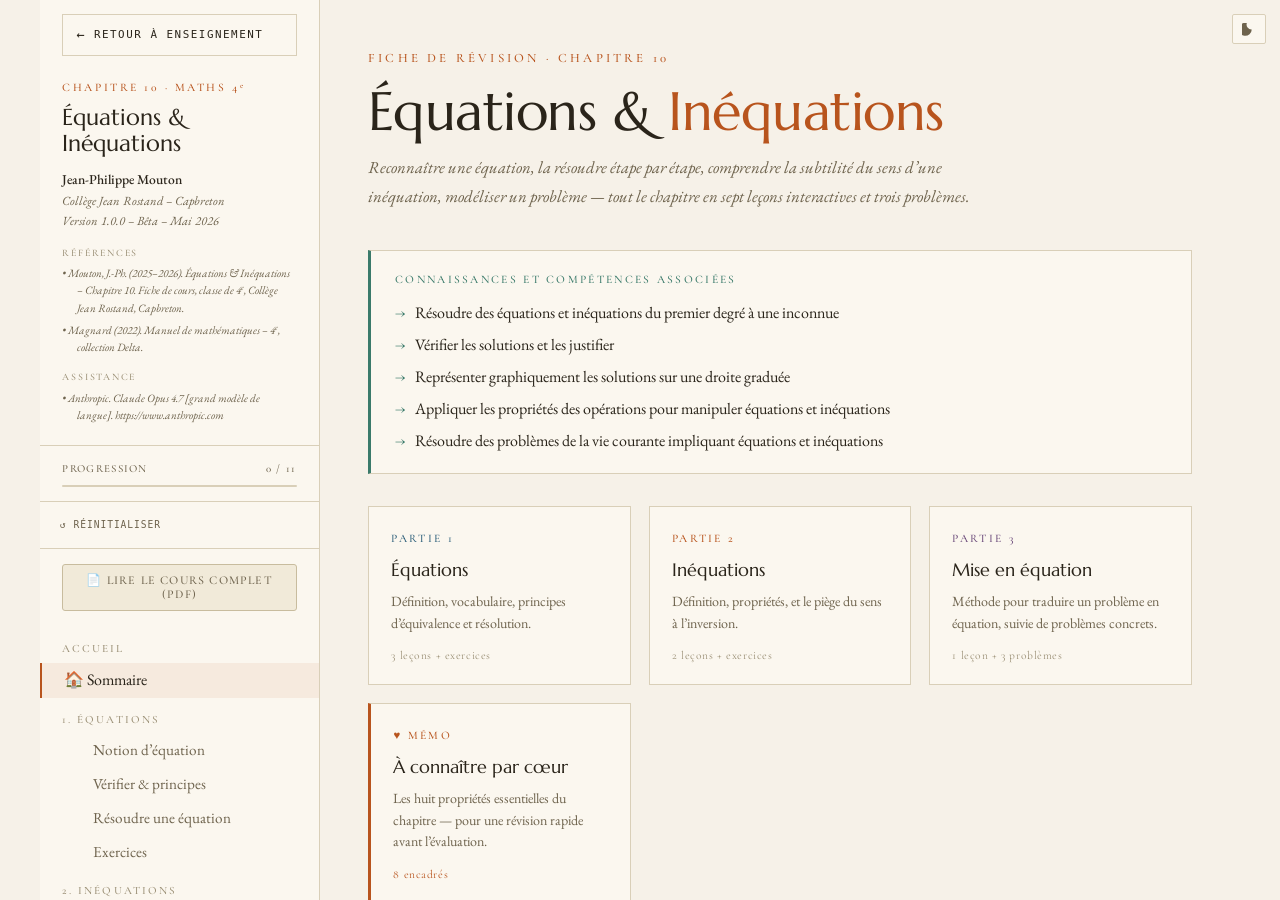
<file: public/fiches/4e-ch10-equations-inequations.html>
<!DOCTYPE html>
<html lang="fr">
<head>
<meta charset="UTF-8">
<meta name="viewport" content="width=device-width, initial-scale=1.0">
<title>Chapitre 10 — Équations &amp; Inéquations · 4e · J.-Ph. Mouton</title>
<link rel="icon" href="/favicons/teaching.ico" sizes="any" />
<link rel="icon" type="image/png" sizes="32x32" href="/favicons/teaching-32.png" />
<link rel="apple-touch-icon" href="/favicons/teaching-180.png" />
<link rel="preconnect" href="https://fonts.googleapis.com">
<link rel="preconnect" href="https://fonts.gstatic.com" crossorigin>
<link href="https://fonts.googleapis.com/css2?family=Marcellus&family=Cormorant+Garamond:ital,wght@0,400;0,500;0,600;1,400;1,500&family=EB+Garamond:ital,wght@0,400;0,500;0,600;1,400;1,500&display=swap" rel="stylesheet">
<script src="fiche-theme.js"></script>
<link rel="stylesheet" href="fiche-theme.css?v=1777411759831">
<script src="fiche-pdf-viewer.js" defer></script>
<style>
  /* Classes spécifiques à ce chapitre */
  .eq-line { font-size: 1rem; display: flex; justify-content: center; align-items: center; gap: 0.4em; }
  .numline { display: block; margin: 0.6rem auto; width: 100%; max-width: 480px; }
</style>
</head>
<body>

<button class="hamburger" onclick="toggleSidebar()">☰</button>

<div id="sidebar">
  <a class="sb-back" href="/teaching"><span class="arrow">←</span> Retour à Enseignement</a>
  <div class="sb-header">
    <div class="sb-eyebrow">Chapitre 10 · Maths 4<sup>e</sup></div>
    <div class="sb-title">Équations &amp; Inéquations</div>
    <div class="sb-meta">
      <div class="sb-author">Jean-Philippe Mouton</div>
      <div class="sb-institution">Collège Jean Rostand – Capbreton</div>
      <div class="sb-date">Version 1.0.0 – Bêta – Mai 2026</div>
      <div class="sb-section-title">Références</div>
      <span class="sb-ref">• Mouton, J.-Ph. (2025–2026). <em>Équations &amp; Inéquations – Chapitre 10</em>. Fiche de cours, classe de 4<sup>e</sup>, Collège Jean Rostand, Capbreton.</span>
      <span class="sb-ref">• Magnard (2022). <em>Manuel de mathématiques – 4<sup>e</sup>, collection Delta</em>.</span>
      <div class="sb-section-title">Assistance</div>
      <div class="sb-assist">• Anthropic. <em>Claude Opus 4.7</em> [grand modèle de langue]. https://www.anthropic.com</div>
    </div>
  </div>
  <div class="progress-wrap">
    <div class="progress-label"><span>Progression</span><span id="prog-text">0 / 11</span></div>
    <div class="progress-bar"><div class="progress-fill" id="prog-fill" style="width:0%"></div></div>
  </div>
  <div style="padding:0.4rem 1.25rem 0.7rem;border-bottom:1px solid var(--border);">
    <button onclick="resetProgress()" style="font-family:'IBM Plex Mono',monospace;font-size:0.6rem;letter-spacing:0.1em;color:var(--dim);background:none;border:none;cursor:pointer;padding:0;text-transform:uppercase;" title="Remettre à zéro">↺ Réinitialiser</button>
  </div>
  <button class="sb-course" type="button" onclick="openPdf('../cours/4e-ch10-equations-inequations.pdf', 'Chapitre 10 — Équations &amp; Inéquations · Cours complet')">📄 Lire le cours complet (PDF)</button>
  <nav>
    <div class="nav-section">Accueil</div>
    <div class="nav-item nav-home active" data-page="home" onclick="go(this)">🏠 Sommaire</div>
    <div class="nav-section">1. Équations</div>
    <div class="nav-item" data-page="p1l1" onclick="go(this)"><span class="nav-check" id="chk-p1l1"></span>Notion d&#8217;équation</div>
    <div class="nav-item" data-page="p1l2" onclick="go(this)"><span class="nav-check" id="chk-p1l2"></span>Vérifier &amp; principes</div>
    <div class="nav-item" data-page="p1l3" onclick="go(this)"><span class="nav-check" id="chk-p1l3"></span>Résoudre une équation</div>
    <div class="nav-item" data-page="p1l4" onclick="go(this)"><span class="nav-check" id="chk-p1l4"></span>Exercices</div>
    <div class="nav-section">2. Inéquations</div>
    <div class="nav-item" data-page="p2l1" onclick="go(this)"><span class="nav-check" id="chk-p2l1"></span>Notion d&#8217;inéquation</div>
    <div class="nav-item" data-page="p2l2" onclick="go(this)"><span class="nav-check" id="chk-p2l2"></span>Résoudre une inéquation</div>
    <div class="nav-item" data-page="p2l3" onclick="go(this)"><span class="nav-check" id="chk-p2l3"></span>Exercices</div>
    <div class="nav-section">3. Mise en équation</div>
    <div class="nav-item" data-page="p3l1" onclick="go(this)"><span class="nav-check" id="chk-p3l1"></span>Méthode</div>
    <div class="nav-item" data-page="pb1" onclick="go(this)"><span class="nav-check" id="chk-pb1"></span>Nombres consécutifs</div>
    <div class="nav-item" data-page="pb2" onclick="go(this)"><span class="nav-check" id="chk-pb2"></span>Le rectangle</div>
    <div class="nav-item" data-page="pb3" onclick="go(this)"><span class="nav-check" id="chk-pb3"></span>La rentrée d&#8217;Ewan</div>
    <div class="nav-section" style="margin-top:0.8rem">Mémo</div>
    <div class="nav-item" data-page="memo" onclick="go(this)" style="color:var(--orange)"><span class="nav-check"></span>♥ À connaître par cœur</div>
  </nav>
</div>

<div id="main">

<!-- HOME -->
<div class="page active" id="page-home">
  <div class="home-hero">
    <div class="home-eyebrow">Fiche de révision · Chapitre 10</div>
    <h1>Équations &amp; <strong>Inéquations</strong></h1>
    <p>Reconnaître une équation, la résoudre étape par étape, comprendre la subtilité du sens d&#8217;une inéquation, modéliser un problème — tout le chapitre en sept leçons interactives et trois problèmes.</p>
  </div>
  <div class="objectives-box">
    <div class="ob-label">Connaissances et compétences associées</div>
    <ul>
      <li>Résoudre des équations et inéquations du premier degré à une inconnue</li>
      <li>Vérifier les solutions et les justifier</li>
      <li>Représenter graphiquement les solutions sur une droite graduée</li>
      <li>Appliquer les propriétés des opérations pour manipuler équations et inéquations</li>
      <li>Résoudre des problèmes de la vie courante impliquant équations et inéquations</li>
    </ul>
  </div>
  <div class="section-cards">
    <div class="section-card sc-1" onclick="go(null,'p1l1')">
      <div class="sc-tag">Partie 1</div>
      <h3>Équations</h3>
      <p>Définition, vocabulaire, principes d&#8217;équivalence et résolution.</p>
      <div class="sc-count">3 leçons + exercices</div>
    </div>
    <div class="section-card sc-2" onclick="go(null,'p2l1')">
      <div class="sc-tag">Partie 2</div>
      <h3>Inéquations</h3>
      <p>Définition, propriétés, et le piège du sens à l&#8217;inversion.</p>
      <div class="sc-count">2 leçons + exercices</div>
    </div>
    <div class="section-card sc-3" onclick="go(null,'p3l1')">
      <div class="sc-tag">Partie 3</div>
      <h3>Mise en équation</h3>
      <p>Méthode pour traduire un problème en équation, suivie de problèmes concrets.</p>
      <div class="sc-count">1 leçon + 3 problèmes</div>
    </div>
    <div class="section-card" style="border-left:3px solid var(--orange)" onclick="go(null,'memo')">
      <div class="sc-tag" style="color:var(--orange)">♥ Mémo</div>
      <h3>À connaître par cœur</h3>
      <p>Les huit propriétés essentielles du chapitre — pour une révision rapide avant l&#8217;évaluation.</p>
      <div class="sc-count" style="color:var(--orange)">8 encadrés</div>
    </div>
  </div>
</div>

<!-- ============ PARTIE 1 — ÉQUATIONS ============ -->

<!-- P1L1 — Notion d'équation -->
<div class="page" id="page-p1l1">
  <div class="lesson-header">
    <div class="lesson-tag tag-blue">Partie 1 · Leçon 1</div>
    <h1>Notion d&#8217;équation</h1>
    <p class="lesson-intro">Une équation, c&#8217;est une question : « pour quelles valeurs cette égalité est-elle vraie ? » Avant d&#8217;apprendre à y répondre, il faut bien comprendre de quoi on parle.</p>
  </div>

  <div class="section-divider">L&#8217;idée de départ</div>
  <p>Imagine ce petit jeu : <em>« Je pense à un nombre. Je le multiplie par 3, puis j&#8217;ajoute 5. Je trouve 17. À quel nombre ai-je pensé&nbsp;? »</em></p>
  <p>On peut chercher au tâtonnement : si je prends 2, alors 3 × 2 + 5 = 11, c&#8217;est trop petit. Si je prends 5, alors 3 × 5 + 5 = 20, c&#8217;est trop grand. La bonne réponse semble être entre 2 et 5…</p>
  <p>Au lieu de tâtonner, on appelle <em class="var">x</em> le nombre cherché et on traduit l&#8217;énoncé par une <strong>égalité</strong> où <em class="var">x</em> joue le rôle d&#8217;une <strong>inconnue</strong>&nbsp;:</p>
  <div class="formula">3<em class="var">x</em> + 5 = 17</div>
  <p>Cette écriture s&#8217;appelle une <strong>équation</strong>. Trouver la valeur de <em class="var">x</em> qui rend l&#8217;égalité vraie, c&#8217;est <strong>résoudre l&#8217;équation</strong>.</p>

  <div class="section-divider">Définition</div>
  <div class="callout c-blue">
    <div class="c-label">♥ Définition · Équation du premier degré à une inconnue</div>
    <p>Une <strong>équation du premier degré à une inconnue</strong> est une égalité dans laquelle intervient une seule inconnue, et où la plus grande puissance de cette inconnue est 1.</p>
  </div>

  <div class="example">
    <div class="ex-label">Exemple — verbatim du cours</div>
    <p>3 + 5<em class="var">x</em> = 7 est une équation d&#8217;inconnue <em class="var">x</em>.</p>
    <p>5<em class="var">x</em> est le seul terme avec inconnue, d&#8217;exposant 1. Donc cette équation est du premier degré.</p>
    <p style="display:flex;justify-content:center;align-items:flex-start;gap:0.6em;margin-top:0.6em">
      <span style="display:inline-flex;flex-direction:column;align-items:center;gap:3px">
        <span style="border-bottom:1px solid currentColor;padding:0 0.3em 2px">3 + 5<em class="var">x</em></span>
        <span style="font-size:0.7em;color:var(--dim);font-style:italic">premier membre</span>
      </span>
      <span style="padding-top:1px">=</span>
      <span style="display:inline-flex;flex-direction:column;align-items:center;gap:3px">
        <span style="border-bottom:1px solid currentColor;padding:0 0.3em 2px">7</span>
        <span style="font-size:0.7em;color:var(--dim);font-style:italic">second membre</span>
      </span>
    </p>
  </div>

  <div class="section-divider">Le vocabulaire à connaître</div>
  <div class="callout c-blue">
    <div class="c-label">♥ Vocabulaire · Résoudre une équation</div>
    <p>• <strong>Résoudre</strong> une équation d&#8217;inconnue <em class="var">x</em>, c&#8217;est trouver toutes les valeurs possibles du nombre <em class="var">x</em> qui vérifient l&#8217;égalité.</p>
    <p>• Une <strong>solution de l&#8217;équation</strong> est un nombre qui vérifie l&#8217;égalité.</p>
  </div>

  <div class="example">
    <div class="ex-label">Exemple — verbatim du cours</div>
    <p>Soit l&#8217;équation 5<em class="var">x</em> + 3 = 3<em class="var">x</em> + 1. Le nombre −1 est-il solution de l&#8217;équation ?</p>
    <p>• Calcul du premier membre pour <em class="var">x</em> = −1 : 5 × (−1) + 3 = −2</p>
    <p>• Calcul du second membre pour <em class="var">x</em> = −1 : 3 × (−1) + 1 = −2</p>
    <p>L&#8217;égalité est vérifiée pour <em class="var">x</em> = −1 donc le nombre −1 est une solution de cette équation.</p>
  </div>

  <div class="section-divider">Combien de solutions&nbsp;?</div>
  <p>Toutes les équations n&#8217;ont pas le même nombre de solutions. Certaines en ont une seule, d&#8217;autres aucune, et quelques-unes en ont une infinité&nbsp;:</p>

  <div class="callout c-orange">
    <div class="c-label">♥ Propriété (admise) · Nombre de solutions</div>
    <p>Une équation du premier degré à une inconnue admet une <strong>solution unique</strong>, <strong>aucune solution</strong>, ou une <strong>infinité de solutions</strong>.</p>
  </div>

  <div class="example">
    <div class="ex-label">Exemples — verbatim du cours</div>
    <p>• L&#8217;équation 2<em class="var">x</em> = 6 admet une solution unique, le nombre 3.</p>
    <p>• L&#8217;équation <em class="var">x</em> + 1 = <em class="var">x</em> n&#8217;admet aucune solution.</p>
    <p>• L&#8217;équation 0 × <em class="var">x</em> = 0 admet une infinité de solutions <em>(quel que soit le nombre <em class="var">x</em> choisi, 0 × <em class="var">x</em> vaut toujours 0)</em>.</p>
  </div>

  <div class="retenir">
    <div class="r-icon">⭐</div>
    <div class="r-content"><strong>À retenir&nbsp;:</strong> dans une équation, repère le <strong>premier membre</strong> (à gauche du =), le <strong>second membre</strong> (à droite), et l&#8217;<strong>inconnue</strong>. Pour <strong>tester</strong> si un nombre est solution, on calcule chaque membre séparément et on regarde s&#8217;ils sont égaux.</div>
  </div>

  <div class="quiz" id="quiz-p1l1">
    <div class="quiz-header"><div class="quiz-badge">Quiz 1</div><div class="quiz-q" id="qq-p1l1">&#8230;</div></div>
    <div class="quiz-options" id="qo-p1l1"></div>
    <div class="quiz-feedback" id="qfb-p1l1"></div>
  </div>
  <div class="quiz" id="quiz-p1l1q2">
    <div class="quiz-header"><div class="quiz-badge">Quiz 2</div><div class="quiz-q" id="qq-p1l1q2">&#8230;</div></div>
    <div class="quiz-options" id="qo-p1l1q2"></div>
    <div class="quiz-feedback" id="qfb-p1l1q2"></div>
  </div>
  <div class="quiz" id="quiz-p1l1q3">
    <div class="quiz-header"><div class="quiz-badge">Quiz 3</div><div class="quiz-q" id="qq-p1l1q3">&#8230;</div></div>
    <div class="quiz-options" id="qo-p1l1q3"></div>
    <div class="quiz-feedback" id="qfb-p1l1q3"></div>
  </div>
  <div class="quiz" id="quiz-p1l1q4">
    <div class="quiz-header"><div class="quiz-badge">Quiz 4</div><div class="quiz-q" id="qq-p1l1q4">&#8230;</div></div>
    <div class="quiz-options" id="qo-p1l1q4"></div>
    <div class="quiz-feedback" id="qfb-p1l1q4"></div>
  </div>

  <div class="lesson-nav">
    <button class="nav-btn" onclick="go(null,'home')">&#8592; Sommaire</button>
    <button class="nav-btn" onclick="go(null,'home')">&#127968; Sommaire</button>
    <button class="nav-btn primary" onclick="markDone('p1l1');go(null,'p1l2')">Leçon suivante &#8594;</button>
  </div>
</div>

<!-- P1L2 — Vérifier & principes -->
<div class="page" id="page-p1l2">
  <div class="lesson-header">
    <div class="lesson-tag tag-blue">Partie 1 · Leçon 2</div>
    <h1>Vérifier &amp; principes d&#8217;équivalence</h1>
    <p class="lesson-intro">On entraîne d&#8217;abord la vérification — la base —, puis on apprend les deux outils qui permettent de transformer une équation sans changer ses solutions.</p>
  </div>

  <div class="section-divider">Tester un nombre</div>
  <p>La toute première chose qu&#8217;on apprend à faire avec une équation, c&#8217;est de <strong>vérifier</strong> qu&#8217;un nombre donné en est solution.</p>
  <p>La méthode est mécanique&nbsp;: on remplace <em class="var">x</em> par la valeur à tester dans <strong>chaque membre séparément</strong>, on calcule, et on compare les deux résultats. S&#8217;ils sont égaux, le nombre est solution&nbsp;; sinon, ce n&#8217;est pas une solution.</p>
  <p>Tu peux t&#8217;entraîner avec l&#8217;outil ci-dessous&nbsp;: choisis une des quatre équations, puis fais varier <em class="var">x</em> jusqu&#8217;à ce que les deux membres soient égaux.</p>

  <div class="fraction-builder">
    <div class="tool-label">Outil · tester une valeur</div>
    <div class="tool-hint">Choisis une équation, puis fais varier <em class="var">x</em> jusqu&#8217;à trouver la solution.</div>
    <div class="fb-controls" style="margin-bottom:1rem">
      <button class="tool-btn test-eq-btn" onclick="testPickEq(0)"><em class="var">x</em> + 5 = 12</button>
      <button class="tool-btn test-eq-btn" onclick="testPickEq(1)">3<em class="var">x</em> = 9</button>
      <button class="tool-btn test-eq-btn" onclick="testPickEq(2)">2<em class="var">x</em> + 1 = 7</button>
      <button class="tool-btn test-eq-btn" onclick="testPickEq(3)">5<em class="var">x</em> + 3 = 3<em class="var">x</em> + 1</button>
    </div>
    <div class="tool-display" id="test1-display"></div>
    <div class="fb-controls">
      <button class="tool-btn" onclick="testStepX(-1)" style="border-color:var(--orange-border);color:var(--orange)"><em class="var">x</em> −</button>
      <button class="tool-btn" onclick="testStepX(1)" style="border-color:var(--orange-border);color:var(--orange)"><em class="var">x</em> +</button>
    </div>
  </div>

  <div class="section-divider">Transformer sans changer les solutions</div>
  <p>Tester une à une toutes les valeurs serait très long, surtout quand la solution est négative ou fractionnaire. On a besoin d&#8217;<strong>outils</strong> qui transforment une équation en une autre <em>équivalente</em> (avec les mêmes solutions), mais plus simple à lire.</p>
  <p>Ces deux outils sont les <strong>principes d&#8217;équivalence</strong>. Ils s&#8217;énoncent comme une règle d&#8217;or&nbsp;: <em>tout ce qu&#8217;on fait à un membre, on doit le faire à l&#8217;autre.</em></p>

  <div class="callout c-orange">
    <div class="c-label">♥ Propriété · Principe d&#8217;équivalence (addition et soustraction)</div>
    <p>Une égalité vraie reste vraie lorsque l&#8217;on ajoute ou l&#8217;on soustrait un même nombre à chacun de ses deux membres.</p>
    <p><em class="var">a</em>, <em class="var">b</em> et <em class="var">c</em> désignent des nombres relatifs.</p>
    <p>• Si <em class="var">a</em> = <em class="var">b</em>, alors <em class="var">a</em> + <em class="var">c</em> = <em class="var">b</em> + <em class="var">c</em></p>
    <p>• Si <em class="var">a</em> = <em class="var">b</em>, alors <em class="var">a</em> − <em class="var">c</em> = <em class="var">b</em> − <em class="var">c</em></p>
  </div>

  <div class="example">
    <div class="ex-label">Exemple — verbatim du cours</div>
    <p>On considère l&#8217;égalité : 6 + <em class="var">x</em> = −2</p>
    <p>On soustrait 6 à chacun de ses membres : 6 + <em class="var">x</em> − 6 = −2 − 6</p>
    <p>On obtient l&#8217;égalité : <em class="var">x</em> = −8</p>
  </div>

  <p>Le premier principe permet d&#8217;éliminer les termes <strong>ajoutés</strong> ou <strong>soustraits</strong>. Mais que faire d&#8217;un coefficient devant <em class="var">x</em> (par exemple le 3 dans 3<em class="var">x</em> = 12)&nbsp;? On a besoin d&#8217;un second principe.</p>

  <div class="callout c-orange">
    <div class="c-label">♥ Propriété · Principe d&#8217;équivalence (multiplication et division)</div>
    <p>Une égalité vraie reste vraie lorsque l&#8217;on multiplie ou l&#8217;on divise chacun de ses deux membres par un même nombre <strong>non nul</strong>.</p>
    <p><em class="var">a</em>, <em class="var">b</em> et <em class="var">c</em> désignent des nombres relatifs, avec <em class="var">c</em> ≠ 0.</p>
    <p>• Si <em class="var">a</em> = <em class="var">b</em>, alors <em class="var">a</em> × <em class="var">c</em> = <em class="var">b</em> × <em class="var">c</em></p>
    <p>• Si <em class="var">a</em> = <em class="var">b</em>, alors <span class="frac"><span class="fnum"><em class="var">a</em></span><span class="fden"><em class="var">c</em></span></span> = <span class="frac"><span class="fnum"><em class="var">b</em></span><span class="fden"><em class="var">c</em></span></span></p>
  </div>

  <div class="example">
    <div class="ex-label">Exemples — verbatim du cours</div>
    <p>• On considère l&#8217;égalité : <span class="frac"><span class="fnum"><em class="var">x</em></span><span class="fden">4</span></span> = −6</p>
    <p>&nbsp;&nbsp;On multiplie par 4 chacun de ses membres : <span class="frac"><span class="fnum"><em class="var">x</em></span><span class="fden">4</span></span> × 4 = −6 × 4</p>
    <p>&nbsp;&nbsp;On obtient l&#8217;égalité : <em class="var">x</em> = −24</p>
    <p>• On considère l&#8217;égalité : −3<em class="var">x</em> = 8</p>
    <p>&nbsp;&nbsp;On divise par −3 chacun de ses membres : <span class="frac"><span class="fnum">−3<em class="var">x</em></span><span class="fden">−3</span></span> = <span class="frac"><span class="fnum">8</span><span class="fden">−3</span></span></p>
    <p>&nbsp;&nbsp;On obtient l&#8217;égalité : <em class="var">x</em> = −<span class="frac"><span class="fnum">8</span><span class="fden">3</span></span></p>
  </div>

  <div class="retenir">
    <div class="r-icon">⭐</div>
    <div class="r-content"><strong>À retenir&nbsp;:</strong> ces deux principes sont les <strong>seuls outils</strong> pour résoudre une équation. La règle d&#8217;or : <em>ce qu&#8217;on fait à un membre, on le fait aussi à l&#8217;autre</em>.</div>
  </div>

  <div class="quiz" id="quiz-p1l2">
    <div class="quiz-header"><div class="quiz-badge">Quiz 1</div><div class="quiz-q" id="qq-p1l2">&#8230;</div></div>
    <div class="quiz-options" id="qo-p1l2"></div>
    <div class="quiz-feedback" id="qfb-p1l2"></div>
  </div>
  <div class="quiz" id="quiz-p1l2q2">
    <div class="quiz-header"><div class="quiz-badge">Quiz 2</div><div class="quiz-q" id="qq-p1l2q2">&#8230;</div></div>
    <div class="quiz-options" id="qo-p1l2q2"></div>
    <div class="quiz-feedback" id="qfb-p1l2q2"></div>
  </div>
  <div class="quiz" id="quiz-p1l2q3">
    <div class="quiz-header"><div class="quiz-badge">Quiz 3</div><div class="quiz-q" id="qq-p1l2q3">&#8230;</div></div>
    <div class="quiz-options" id="qo-p1l2q3"></div>
    <div class="quiz-feedback" id="qfb-p1l2q3"></div>
  </div>
  <div class="quiz" id="quiz-p1l2q4">
    <div class="quiz-header"><div class="quiz-badge">Quiz 4</div><div class="quiz-q" id="qq-p1l2q4">&#8230;</div></div>
    <div class="quiz-options" id="qo-p1l2q4"></div>
    <div class="quiz-feedback" id="qfb-p1l2q4"></div>
  </div>

  <div class="lesson-nav">
    <button class="nav-btn" onclick="go(null,'p1l1')">&#8592; Précédent</button>
    <button class="nav-btn" onclick="go(null,'home')">&#127968; Sommaire</button>
    <button class="nav-btn primary" onclick="markDone('p1l2');go(null,'p1l3')">Leçon suivante &#8594;</button>
  </div>
</div>

<!-- P1L3 — Résoudre une équation -->
<div class="page" id="page-p1l3">
  <div class="lesson-header">
    <div class="lesson-tag tag-blue">Partie 1 · Leçon 3</div>
    <h1>Résoudre une équation</h1>
    <p class="lesson-intro">On combine maintenant les deux principes pour résoudre les équations classiques de 4<sup>e</sup> : <em class="var">ax</em>+<em class="var">b</em>=<em class="var">c</em> puis <em class="var">ax</em>+<em class="var">b</em>=<em class="var">cx</em>+<em class="var">d</em>.</p>
  </div>

  <div class="section-divider">L&#8217;idée de départ</div>
  <p>Les deux principes d&#8217;équivalence vus à la leçon précédente sont des <strong>outils</strong>. À quoi servent-ils&nbsp;? À transformer une équation compliquée en une équation plus simple, jusqu&#8217;à arriver à <em class="var">x</em> = quelque chose.</p>
  <p>L&#8217;idée centrale est l&#8217;<strong>opération inverse</strong>&nbsp;: pour faire disparaître un « + 5 », on soustrait 5. Pour faire disparaître un « × 3 », on divise par 3. À chaque étape, on rapproche <em class="var">x</em> de la solution.</p>
  <p>Pour résoudre n&#8217;importe quelle équation du type <em class="var">ax</em>&nbsp;+&nbsp;<em class="var">b</em>&nbsp;=&nbsp;<em class="var">c</em>, on suit toujours les <strong>mêmes deux étapes dans le même ordre</strong>.</p>

  <div class="section-divider">Méthode</div>
  <div class="callout c-purple">
    <div class="c-label">Méthode · Résoudre <em class="var">ax</em> + <em class="var">b</em> = <em class="var">c</em></div>
    <div class="steps" style="margin-top:0.5rem">
      <div class="step"><div class="step-num" style="background:var(--purple);color:var(--bg)">1</div><div>Faire « disparaître » la constante <em class="var">b</em> en <strong>ajoutant ou soustrayant</strong> aux deux membres pour que les <em class="var">x</em> restent seuls à gauche.</div></div>
      <div class="step"><div class="step-num" style="background:var(--purple);color:var(--bg)">2</div><div>Faire « disparaître » le coefficient <em class="var">a</em> en <strong>divisant</strong> les deux membres par <em class="var">a</em>.</div></div>
      <div class="step"><div class="step-num" style="background:var(--purple);color:var(--bg)">3</div><div>Si le résultat est une fraction, la <strong>garder telle quelle</strong> (sans arrondir).</div></div>
    </div>
  </div>

  <div class="fraction-builder">
    <div class="tool-label">Outil · résolveur guidé</div>
    <div class="tool-hint">Modifie les coefficients de <em class="var">a</em><em class="var">x</em> + <em class="var">b</em> = <em class="var">c</em> pour observer les deux étapes.</div>
    <div class="tool-display" id="solv1-display"></div>
    <div class="fb-controls">
      <button class="tool-btn" onclick="solvChange('a',-1)"><em class="var">a</em> −</button>
      <button class="tool-btn" onclick="solvChange('a',1)"><em class="var">a</em> +</button>
      <button class="tool-btn" onclick="solvChange('b',-1)"><em class="var">b</em> −</button>
      <button class="tool-btn" onclick="solvChange('b',1)"><em class="var">b</em> +</button>
      <button class="tool-btn" onclick="solvChange('c',-1)"><em class="var">c</em> −</button>
      <button class="tool-btn" onclick="solvChange('c',1)"><em class="var">c</em> +</button>
    </div>
  </div>

  <div class="example">
    <div class="ex-label">Exemple — résolution complète</div>
    <p>Résoudre 4<em class="var">x</em> − 5 = 19 :</p>
    <p>4<em class="var">x</em> − 5 + 5 = 19 + 5 &nbsp;<em>(on ajoute 5 aux deux membres)</em></p>
    <p>4<em class="var">x</em> = 24</p>
    <p><span class="frac"><span class="fnum">4<em class="var">x</em></span><span class="fden">4</span></span> = <span class="frac"><span class="fnum">24</span><span class="fden">4</span></span> &nbsp;<em>(on divise par 4)</em></p>
    <p><em class="var">x</em> = 6. <strong>La solution est 6.</strong></p>
  </div>

  <div class="callout c-yellow">
    <div class="c-label">Cas particulier · <em class="var">ax</em> + <em class="var">b</em> = <em class="var">cx</em> + <em class="var">d</em></div>
    <p>Quand l&#8217;inconnue apparaît dans <strong>les deux membres</strong>, on commence par <strong>regrouper les <em class="var">x</em></strong> du même côté (et les constantes de l&#8217;autre), puis on applique la méthode précédente.</p>
  </div>

  <div class="example">
    <div class="ex-label">Exemple</div>
    <p>Résoudre 5<em class="var">x</em> + 3 = 3<em class="var">x</em> + 1 :</p>
    <p>5<em class="var">x</em> + 3 − 3<em class="var">x</em> = 3<em class="var">x</em> + 1 − 3<em class="var">x</em> &nbsp;<em>(on soustrait 3<em class="var">x</em> aux deux membres)</em></p>
    <p>2<em class="var">x</em> + 3 = 1</p>
    <p>2<em class="var">x</em> = 1 − 3 = −2 &nbsp;<em>(on soustrait 3)</em></p>
    <p><em class="var">x</em> = <span class="frac"><span class="fnum">−2</span><span class="fden">2</span></span> = −1. <strong>La solution est −1.</strong></p>
  </div>

  <div class="retenir">
    <div class="r-icon">⭐</div>
    <div class="r-content"><strong>À retenir&nbsp;:</strong> on isole d&#8217;abord les <em class="var">x</em> d&#8217;un seul côté, on isole les constantes de l&#8217;autre, puis on divise par le coefficient. Une équation peut avoir une solution fractionnaire — on la <strong>garde sous forme exacte</strong>.</div>
  </div>

  <div class="quiz" id="quiz-p1l3">
    <div class="quiz-header"><div class="quiz-badge">Quiz 1</div><div class="quiz-q" id="qq-p1l3">&#8230;</div></div>
    <div class="quiz-options" id="qo-p1l3"></div>
    <div class="quiz-feedback" id="qfb-p1l3"></div>
  </div>
  <div class="quiz" id="quiz-p1l3q2">
    <div class="quiz-header"><div class="quiz-badge">Quiz 2</div><div class="quiz-q" id="qq-p1l3q2">&#8230;</div></div>
    <div class="quiz-options" id="qo-p1l3q2"></div>
    <div class="quiz-feedback" id="qfb-p1l3q2"></div>
  </div>
  <div class="quiz" id="quiz-p1l3q3">
    <div class="quiz-header"><div class="quiz-badge">Quiz 3</div><div class="quiz-q" id="qq-p1l3q3">&#8230;</div></div>
    <div class="quiz-options" id="qo-p1l3q3"></div>
    <div class="quiz-feedback" id="qfb-p1l3q3"></div>
  </div>
  <div class="quiz" id="quiz-p1l3q4">
    <div class="quiz-header"><div class="quiz-badge">Quiz 4</div><div class="quiz-q" id="qq-p1l3q4">&#8230;</div></div>
    <div class="quiz-options" id="qo-p1l3q4"></div>
    <div class="quiz-feedback" id="qfb-p1l3q4"></div>
  </div>

  <div class="lesson-nav">
    <button class="nav-btn" onclick="go(null,'p1l2')">&#8592; Précédent</button>
    <button class="nav-btn" onclick="go(null,'home')">&#127968; Sommaire</button>
    <button class="nav-btn primary" onclick="markDone('p1l3');go(null,'p1l4')">Leçon suivante &#8594;</button>
  </div>
</div>

<!-- P1L4 — Exercices Partie 1 -->
<div class="page" id="page-p1l4">
  <div class="lesson-header">
    <div class="lesson-tag tag-blue">Partie 1 · Exercices</div>
    <h1>Exercices — Équations</h1>
    <p class="lesson-intro">Quatre exercices d&#8217;entraînement, du plus simple au plus combiné.</p>
  </div>

  <div class="quiz" id="quiz-p1l4a">
    <div class="quiz-header"><div class="quiz-badge">Exercice 1</div><div class="quiz-q" id="qq-p1l4a">&#8230;</div></div>
    <div class="quiz-options" id="qo-p1l4a"></div>
    <div class="quiz-feedback" id="qfb-p1l4a"></div>
  </div>
  <div class="quiz" id="quiz-p1l4b">
    <div class="quiz-header"><div class="quiz-badge">Exercice 2</div><div class="quiz-q" id="qq-p1l4b">&#8230;</div></div>
    <div class="quiz-options" id="qo-p1l4b"></div>
    <div class="quiz-feedback" id="qfb-p1l4b"></div>
  </div>
  <div class="quiz" id="quiz-p1l4c">
    <div class="quiz-header"><div class="quiz-badge">Exercice 3</div><div class="quiz-q" id="qq-p1l4c">&#8230;</div></div>
    <div class="quiz-options" id="qo-p1l4c"></div>
    <div class="quiz-feedback" id="qfb-p1l4c"></div>
  </div>
  <div class="quiz" id="quiz-p1l4d">
    <div class="quiz-header"><div class="quiz-badge">Exercice 4</div><div class="quiz-q" id="qq-p1l4d">&#8230;</div></div>
    <div class="quiz-options" id="qo-p1l4d"></div>
    <div class="quiz-feedback" id="qfb-p1l4d"></div>
  </div>

  <div class="lesson-nav">
    <button class="nav-btn" onclick="go(null,'p1l3')">&#8592; Précédent</button>
    <button class="nav-btn" onclick="go(null,'home')">&#127968; Sommaire</button>
    <button class="nav-btn primary" onclick="markDone('p1l4');go(null,'p2l1')">Partie 2 &#8594;</button>
  </div>
</div>

<!-- ============ PARTIE 2 — INÉQUATIONS ============ -->

<!-- P2L1 — Notion d'inéquation -->
<div class="page" id="page-p2l1">
  <div class="lesson-header">
    <div class="lesson-tag tag-orange">Partie 2 · Leçon 1</div>
    <h1>Notion d&#8217;inéquation</h1>
    <p class="lesson-intro">Quand l&#8217;égalité laisse place à une inégalité, le vocabulaire change un peu, mais la démarche reste familière. Une grosse différence cependant : il y a souvent une <strong>infinité</strong> de solutions.</p>
  </div>

  <div class="section-divider">L&#8217;idée de départ</div>
  <p>Toutes les questions ne se posent pas avec un signe « = ». Bien souvent, on cherche à savoir si une quantité dépasse un seuil, ou reste en dessous d&#8217;une limite&nbsp;:</p>
  <p>• Pour passer en classe supérieure, il faut <strong>au moins 10 de moyenne</strong>.</p>
  <p>• Pour entrer dans un manège, il faut <strong>mesurer plus de 1,30 m</strong>.</p>
  <p>• Pour rester dans le budget, la facture doit <strong>rester inférieure à 50 €</strong>.</p>
  <p>Ces situations s&#8217;écrivent avec des signes d&#8217;inégalité (≤, ≥, &lt;, &gt;) au lieu du signe =. On obtient alors une <strong>inéquation</strong>.</p>

  <div class="section-divider">Définition</div>
  <div class="callout c-blue">
    <div class="c-label">♥ Définition · Inéquations</div>
    <p>Une <strong>inéquation</strong> est une relation entre deux expressions qui compare leur valeur à l&#8217;aide d&#8217;un signe d&#8217;inégalité. Les inéquations peuvent prendre différentes formes, telles que :</p>
    <p>• <em class="var">ax</em> + <em class="var">b</em> ≤ <em class="var">c</em> &nbsp;«&nbsp;inférieur ou égal&nbsp;»</p>
    <p>• <em class="var">ax</em> + <em class="var">b</em> ≥ <em class="var">c</em> &nbsp;«&nbsp;supérieur ou égal&nbsp;»</p>
    <p>• <em class="var">ax</em> + <em class="var">b</em> &lt; <em class="var">c</em> &nbsp;«&nbsp;strictement inférieur&nbsp;»</p>
    <p>• <em class="var">ax</em> + <em class="var">b</em> &gt; <em class="var">c</em> &nbsp;«&nbsp;strictement supérieur&nbsp;»</p>
  </div>

  <div class="section-divider">Le vocabulaire à connaître</div>
  <div class="callout c-blue">
    <div class="c-label">♥ Vocabulaire · Solution d&#8217;une inéquation</div>
    <p>Une <strong>solution d&#8217;une inéquation</strong> est une valeur de l&#8217;inconnue pour laquelle l&#8217;inégalité est vraie.</p>
  </div>

  <div class="example">
    <div class="ex-label">Exemple — verbatim du cours</div>
    <p>Soit l&#8217;inéquation 2<em class="var">x</em> + 3 ≥ 7.</p>
    <p>Toute valeur de <em class="var">x</em> supérieure ou égale à 2 est solution de l&#8217;inéquation.</p>
    <p>On peut le vérifier&nbsp;: pour <em class="var">x</em> = 2, on a 2 × 2 + 3 = 7, l&#8217;inégalité 7 ≥ 7 est vraie. Pour <em class="var">x</em> = 5, on a 2 × 5 + 3 = 13, et 13 ≥ 7 est vraie aussi. Mais pour <em class="var">x</em> = 1, on a 2 × 1 + 3 = 5, et 5 ≥ 7 est faux&nbsp;: 1 n&#8217;est pas solution.</p>
  </div>

  <div class="callout c-yellow">
    <div class="c-label">Différence importante avec une équation</div>
    <p>Une équation a généralement <strong>une seule solution</strong> (ou aucune, ou une infinité). Une inéquation, elle, a très souvent une <strong>infinité de solutions</strong> — toutes les valeurs de <em class="var">x</em> situées dans un intervalle. C&#8217;est pourquoi on les représente sur une <strong>droite graduée</strong>.</p>
  </div>

  <div class="retenir">
    <div class="r-icon">⭐</div>
    <div class="r-content"><strong>À retenir&nbsp;:</strong> les 4 symboles ≤, ≥, &lt; et &gt; ont des sens précis. Attention à <strong>strictement</strong> (sans le « ou égal ») : la valeur frontière elle-même n&#8217;est <em>pas</em> solution.</div>
  </div>

  <div class="quiz" id="quiz-p2l1">
    <div class="quiz-header"><div class="quiz-badge">Quiz 1</div><div class="quiz-q" id="qq-p2l1">&#8230;</div></div>
    <div class="quiz-options" id="qo-p2l1"></div>
    <div class="quiz-feedback" id="qfb-p2l1"></div>
  </div>
  <div class="quiz" id="quiz-p2l1q2">
    <div class="quiz-header"><div class="quiz-badge">Quiz 2</div><div class="quiz-q" id="qq-p2l1q2">&#8230;</div></div>
    <div class="quiz-options" id="qo-p2l1q2"></div>
    <div class="quiz-feedback" id="qfb-p2l1q2"></div>
  </div>
  <div class="quiz" id="quiz-p2l1q3">
    <div class="quiz-header"><div class="quiz-badge">Quiz 3</div><div class="quiz-q" id="qq-p2l1q3">&#8230;</div></div>
    <div class="quiz-options" id="qo-p2l1q3"></div>
    <div class="quiz-feedback" id="qfb-p2l1q3"></div>
  </div>
  <div class="quiz" id="quiz-p2l1q4">
    <div class="quiz-header"><div class="quiz-badge">Quiz 4</div><div class="quiz-q" id="qq-p2l1q4">&#8230;</div></div>
    <div class="quiz-options" id="qo-p2l1q4"></div>
    <div class="quiz-feedback" id="qfb-p2l1q4"></div>
  </div>

  <div class="lesson-nav">
    <button class="nav-btn" onclick="go(null,'p1l4')">&#8592; Précédent</button>
    <button class="nav-btn" onclick="go(null,'home')">&#127968; Sommaire</button>
    <button class="nav-btn primary" onclick="markDone('p2l1');go(null,'p2l2')">Leçon suivante &#8594;</button>
  </div>
</div>

<!-- P2L2 — Résoudre une inéquation -->
<div class="page" id="page-p2l2">
  <div class="lesson-header">
    <div class="lesson-tag tag-orange">Partie 2 · Leçon 2</div>
    <h1>Résoudre une inéquation</h1>
    <p class="lesson-intro">Les principes ressemblent à ceux des équations… avec un piège qui change tout : <strong>multiplier ou diviser par un nombre négatif inverse le sens</strong>.</p>
  </div>

  <div class="section-divider">L&#8217;idée de départ</div>
  <p>Pour résoudre une inéquation, on aimerait reprendre les mêmes recettes que pour les équations&nbsp;: ajouter, soustraire, multiplier, diviser des deux côtés. Mais une petite expérience montre qu&#8217;on doit faire attention.</p>
  <p>Partons d&#8217;une inégalité <strong>vraie</strong>, par exemple&nbsp;:</p>
  <div class="formula">2 &lt; 5</div>
  <p>Que se passe-t-il si on multiplie les deux membres par <strong>3</strong> (un nombre positif)&nbsp;?</p>
  <p>2 × 3 = 6 et 5 × 3 = 15. On obtient 6 &lt; 15. <strong>Toujours vrai.</strong> Le sens est conservé.</p>
  <p>Mais que se passe-t-il maintenant si on multiplie par <strong>−1</strong> (un nombre négatif)&nbsp;?</p>
  <p>2 × (−1) = −2 et 5 × (−1) = −5. On obtient −2 &lt; −5… <strong>c&#8217;est faux&nbsp;!</strong> En réalité, −2 est <strong>plus grand</strong> que −5. Pour rendre l&#8217;inégalité vraie, il faut <strong>inverser le sens</strong>&nbsp;: −2 &gt; −5.</p>
  <p>Cette observation se généralise et donne la règle suivante.</p>

  <div class="section-divider">Propriétés</div>
  <div class="callout c-orange">
    <div class="c-label">♥ Propriétés des inéquations (admises)</div>
    <p>• <strong>Addition et soustraction</strong></p>
    <p>&nbsp;&nbsp;Si l&#8217;on ajoute ou soustrait le même nombre aux deux membres, l&#8217;inéquation reste vraie.</p>
    <p>• <strong>Multiplication ou division par un nombre positif</strong></p>
    <p>&nbsp;&nbsp;L&#8217;inégalité garde son sens.</p>
    <p>• <strong>Multiplication ou division par un nombre négatif</strong></p>
    <p>&nbsp;&nbsp;Il faut <strong>inverser</strong> le sens de l&#8217;inégalité.</p>
  </div>

  <div class="callout c-red">
    <div class="c-label">⚠️ Le piège du chapitre</div>
    <p>L&#8217;<strong>inversion du sens</strong> est l&#8217;erreur la plus fréquente. À chaque fois que tu divises (ou multiplies) une inéquation par un nombre, demande-toi : <em>ce nombre est-il positif ou négatif ?</em></p>
  </div>

  <div class="example">
    <div class="ex-label">Exemples — verbatim du cours</div>
    <p>• Si <em class="var">x</em> + 3 &gt; 5 alors <em class="var">x</em> &gt; 5 − 3 = 2 &nbsp;<em>(soustraction → pas d&#8217;inversion)</em></p>
    <p>• Si 3<em class="var">x</em> ≥ 12 alors <em class="var">x</em> ≥ 12 ÷ 3 = 4 &nbsp;<em>(division par 3 positif → pas d&#8217;inversion)</em></p>
    <p>• Si −2<em class="var">x</em> &gt; 6 alors <em class="var">x</em> &lt; 6 ÷ (−2) = −3 &nbsp;<em>(division par −2 négatif → on inverse &gt; en &lt;)</em></p>
  </div>

  <div class="fraction-builder">
    <div class="tool-label">Outil · résoudre &amp; représenter une inéquation</div>
    <div class="tool-hint">Modifie <em class="var">a</em>, <em class="var">b</em>, <em class="var">c</em> et le symbole. Observe la résolution étape par étape, puis la solution sur la droite graduée.</div>
    <div class="tool-display" id="ineq1-display"></div>
    <svg id="ineq1-numline" class="numline" viewBox="0 0 460 70" xmlns="http://www.w3.org/2000/svg"></svg>
    <div class="fb-controls">
      <button class="tool-btn" onclick="ineqChange('a',-1)"><em class="var">a</em> −</button>
      <button class="tool-btn" onclick="ineqChange('a',1)"><em class="var">a</em> +</button>
      <button class="tool-btn" onclick="ineqChange('b',-1)"><em class="var">b</em> −</button>
      <button class="tool-btn" onclick="ineqChange('b',1)"><em class="var">b</em> +</button>
      <button class="tool-btn" onclick="ineqChange('c',-1)"><em class="var">c</em> −</button>
      <button class="tool-btn" onclick="ineqChange('c',1)"><em class="var">c</em> +</button>
    </div>
    <div class="fb-controls" style="margin-top:0.6rem">
      <button class="tool-btn" onclick="ineqSetOp('&lt;=')">≤</button>
      <button class="tool-btn" onclick="ineqSetOp('&gt;=')">≥</button>
      <button class="tool-btn" onclick="ineqSetOp('&lt;')">&lt;</button>
      <button class="tool-btn" onclick="ineqSetOp('&gt;')">&gt;</button>
    </div>
  </div>

  <div class="retenir">
    <div class="r-icon">⭐</div>
    <div class="r-content"><strong>À retenir&nbsp;:</strong> sur la droite graduée, on utilise un <strong>point plein</strong> ● pour ≤ et ≥ (la valeur frontière est solution), et un <strong>cercle vide</strong> ○ pour &lt; et &gt; (la valeur frontière n&#8217;est <em>pas</em> solution).</div>
  </div>

  <div class="quiz" id="quiz-p2l2">
    <div class="quiz-header"><div class="quiz-badge">Quiz 1</div><div class="quiz-q" id="qq-p2l2">&#8230;</div></div>
    <div class="quiz-options" id="qo-p2l2"></div>
    <div class="quiz-feedback" id="qfb-p2l2"></div>
  </div>
  <div class="quiz" id="quiz-p2l2q2">
    <div class="quiz-header"><div class="quiz-badge">Quiz 2</div><div class="quiz-q" id="qq-p2l2q2">&#8230;</div></div>
    <div class="quiz-options" id="qo-p2l2q2"></div>
    <div class="quiz-feedback" id="qfb-p2l2q2"></div>
  </div>
  <div class="quiz" id="quiz-p2l2q3">
    <div class="quiz-header"><div class="quiz-badge">Quiz 3</div><div class="quiz-q" id="qq-p2l2q3">&#8230;</div></div>
    <div class="quiz-options" id="qo-p2l2q3"></div>
    <div class="quiz-feedback" id="qfb-p2l2q3"></div>
  </div>
  <div class="quiz" id="quiz-p2l2q4">
    <div class="quiz-header"><div class="quiz-badge">Quiz 4</div><div class="quiz-q" id="qq-p2l2q4">&#8230;</div></div>
    <div class="quiz-options" id="qo-p2l2q4"></div>
    <div class="quiz-feedback" id="qfb-p2l2q4"></div>
  </div>

  <div class="lesson-nav">
    <button class="nav-btn" onclick="go(null,'p2l1')">&#8592; Précédent</button>
    <button class="nav-btn" onclick="go(null,'home')">&#127968; Sommaire</button>
    <button class="nav-btn primary" onclick="markDone('p2l2');go(null,'p2l3')">Leçon suivante &#8594;</button>
  </div>
</div>

<!-- P2L3 — Exercices Partie 2 -->
<div class="page" id="page-p2l3">
  <div class="lesson-header">
    <div class="lesson-tag tag-orange">Partie 2 · Exercices</div>
    <h1>Exercices — Inéquations</h1>
    <p class="lesson-intro">Quatre exercices de difficulté croissante. Au moins l&#8217;un d&#8217;eux te demandera d&#8217;<strong>inverser le sens</strong> — sois vigilant !</p>
  </div>

  <div class="quiz" id="quiz-p2l3a">
    <div class="quiz-header"><div class="quiz-badge">Exercice 1</div><div class="quiz-q" id="qq-p2l3a">&#8230;</div></div>
    <div class="quiz-options" id="qo-p2l3a"></div>
    <div class="quiz-feedback" id="qfb-p2l3a"></div>
  </div>
  <div class="quiz" id="quiz-p2l3b">
    <div class="quiz-header"><div class="quiz-badge">Exercice 2</div><div class="quiz-q" id="qq-p2l3b">&#8230;</div></div>
    <div class="quiz-options" id="qo-p2l3b"></div>
    <div class="quiz-feedback" id="qfb-p2l3b"></div>
  </div>
  <div class="quiz" id="quiz-p2l3c">
    <div class="quiz-header"><div class="quiz-badge">Exercice 3</div><div class="quiz-q" id="qq-p2l3c">&#8230;</div></div>
    <div class="quiz-options" id="qo-p2l3c"></div>
    <div class="quiz-feedback" id="qfb-p2l3c"></div>
  </div>
  <div class="quiz" id="quiz-p2l3d">
    <div class="quiz-header"><div class="quiz-badge">Exercice 4</div><div class="quiz-q" id="qq-p2l3d">&#8230;</div></div>
    <div class="quiz-options" id="qo-p2l3d"></div>
    <div class="quiz-feedback" id="qfb-p2l3d"></div>
  </div>

  <div class="lesson-nav">
    <button class="nav-btn" onclick="go(null,'p2l2')">&#8592; Précédent</button>
    <button class="nav-btn" onclick="go(null,'home')">&#127968; Sommaire</button>
    <button class="nav-btn primary" onclick="markDone('p2l3');go(null,'p3l1')">Partie 3 &#8594;</button>
  </div>
</div>

<!-- ============ PARTIE 3 — MISE EN ÉQUATION ============ -->

<!-- P3L1 — Méthode -->
<div class="page" id="page-p3l1">
  <div class="lesson-header">
    <div class="lesson-tag tag-purple">Partie 3 · Leçon 1</div>
    <h1>Mise en équation</h1>
    <p class="lesson-intro">Comment passer d&#8217;un énoncé en français à une équation ? La clé : choisir une inconnue, exprimer chaque grandeur en fonction de cette inconnue, et traduire la relation de l&#8217;énoncé.</p>
  </div>

  <div class="section-divider">Méthode</div>
  <div class="callout c-purple">
    <div class="c-label">Méthode · Résoudre un problème par mise en équation</div>
    <div class="steps" style="margin-top:0.5rem">
      <div class="step"><div class="step-num" style="background:var(--purple);color:var(--bg)">1</div><div><strong>Choisir l&#8217;inconnue</strong> et la nommer (souvent <em class="var">x</em>). Bien préciser ce qu&#8217;elle représente avec son unité.</div></div>
      <div class="step"><div class="step-num" style="background:var(--purple);color:var(--bg)">2</div><div><strong>Exprimer en fonction de <em class="var">x</em></strong> les autres grandeurs de l&#8217;énoncé (le double, le triple, la longueur en fonction de la largeur, etc.).</div></div>
      <div class="step"><div class="step-num" style="background:var(--purple);color:var(--bg)">3</div><div><strong>Écrire l&#8217;équation</strong> qui traduit la relation donnée par l&#8217;énoncé.</div></div>
      <div class="step"><div class="step-num" style="background:var(--purple);color:var(--bg)">4</div><div><strong>Résoudre</strong> l&#8217;équation.</div></div>
      <div class="step"><div class="step-num" style="background:var(--purple);color:var(--bg)">5</div><div><strong>Conclure</strong> par une phrase qui répond à la question, en vérifiant que la solution a un sens dans le contexte.</div></div>
    </div>
  </div>

  <div class="section-divider">Vocabulaire courant</div>
  <div class="callout c-yellow">
    <div class="c-label">Vocabulaire courant · Traduire un énoncé</div>
    <p>• «&nbsp;<em class="var">a</em> de plus que <em class="var">x</em>&nbsp;» → <em class="var">x</em> + <em class="var">a</em></p>
    <p>• «&nbsp;<em class="var">a</em> de moins que <em class="var">x</em>&nbsp;» → <em class="var">x</em> − <em class="var">a</em></p>
    <p>• «&nbsp;<em class="var">a</em> fois plus que <em class="var">x</em>&nbsp;» → <em class="var">a</em><em class="var">x</em></p>
    <p>• «&nbsp;<em class="var">a</em> fois moins que <em class="var">x</em>&nbsp;» → <span class="frac"><span class="fnum"><em class="var">x</em></span><span class="fden"><em class="var">a</em></span></span></p>
    <p>• «&nbsp;le double de <em class="var">x</em>&nbsp;» → 2<em class="var">x</em>&nbsp;&nbsp;&nbsp;«&nbsp;le triple&nbsp;» → 3<em class="var">x</em>&nbsp;&nbsp;&nbsp;«&nbsp;le tiers&nbsp;» → <span class="frac"><span class="fnum"><em class="var">x</em></span><span class="fden">3</span></span></p>
  </div>

  <div class="example">
    <div class="ex-label">Exemple — programme de calcul</div>
    <p>«&nbsp;Choisir un nombre, le multiplier par 5, ajouter 9.&nbsp;»</p>
    <p>Si <em class="var">x</em> est le nombre choisi, le résultat du programme est&nbsp;: <strong>5<em class="var">x</em> + 9</strong>.</p>
    <p>Pour obtenir 18 comme résultat, on résout 5<em class="var">x</em> + 9 = 18, soit 5<em class="var">x</em> = 9, donc <em class="var">x</em> = <span class="frac"><span class="fnum">9</span><span class="fden">5</span></span> = 1,8.</p>
  </div>

  <div class="retenir">
    <div class="r-icon">⭐</div>
    <div class="r-content"><strong>À retenir&nbsp;:</strong> bien <strong>nommer l&#8217;inconnue avec son unité</strong> dès le début (« soit <em class="var">x</em> la largeur en mètres »). Toujours <strong>conclure par une phrase</strong> qui répond à la question posée.</div>
  </div>

  <div class="quiz" id="quiz-p3l1">
    <div class="quiz-header"><div class="quiz-badge">Quiz 1</div><div class="quiz-q" id="qq-p3l1">&#8230;</div></div>
    <div class="quiz-options" id="qo-p3l1"></div>
    <div class="quiz-feedback" id="qfb-p3l1"></div>
  </div>
  <div class="quiz" id="quiz-p3l1q2">
    <div class="quiz-header"><div class="quiz-badge">Quiz 2</div><div class="quiz-q" id="qq-p3l1q2">&#8230;</div></div>
    <div class="quiz-options" id="qo-p3l1q2"></div>
    <div class="quiz-feedback" id="qfb-p3l1q2"></div>
  </div>
  <div class="quiz" id="quiz-p3l1q3">
    <div class="quiz-header"><div class="quiz-badge">Quiz 3</div><div class="quiz-q" id="qq-p3l1q3">&#8230;</div></div>
    <div class="quiz-options" id="qo-p3l1q3"></div>
    <div class="quiz-feedback" id="qfb-p3l1q3"></div>
  </div>
  <div class="quiz" id="quiz-p3l1q4">
    <div class="quiz-header"><div class="quiz-badge">Quiz 4</div><div class="quiz-q" id="qq-p3l1q4">&#8230;</div></div>
    <div class="quiz-options" id="qo-p3l1q4"></div>
    <div class="quiz-feedback" id="qfb-p3l1q4"></div>
  </div>

  <div class="lesson-nav">
    <button class="nav-btn" onclick="go(null,'p2l3')">&#8592; Précédent</button>
    <button class="nav-btn" onclick="go(null,'home')">&#127968; Sommaire</button>
    <button class="nav-btn primary" onclick="markDone('p3l1');go(null,'pb1')">Premier problème &#8594;</button>
  </div>
</div>

<!-- PB1 — Trois entiers consécutifs -->
<div class="page" id="page-pb1">
  <div class="lesson-header">
    <div class="lesson-tag" style="color:var(--yellow)">Partie 3 · Problème 1</div>
    <h1>Nombres consécutifs</h1>
    <p class="lesson-intro">Premier problème classique : la somme de trois nombres entiers consécutifs vaut 129. Quels sont ces trois nombres&nbsp;?</p>
  </div>

  <div class="callout c-yellow">
    <div class="c-label">Énoncé</div>
    <p>La somme de trois nombres entiers consécutifs est 129.</p>
    <p>• Quels sont ces trois nombres&nbsp;?</p>
  </div>

  <div class="section-divider">Étape 1 · Choisir l&#8217;inconnue et exprimer en fonction de <em class="var">x</em></div>

  <div class="quiz" id="quiz-pb1a">
    <div class="quiz-header"><div class="quiz-badge">Question 1</div><div class="quiz-q">On note <em class="var">x</em> le plus petit des trois nombres entiers consécutifs. Comment exprimer les deux suivants ?</div></div>
    <div class="quiz-options">
      <button class="quiz-opt" onclick="answer(this,true,'pb1a-A')"><span class="opt-letter">A</span> <em class="var">x</em>&nbsp;; <em class="var">x</em>+1&nbsp;; <em class="var">x</em>+2</button>
      <button class="quiz-opt" onclick="answer(this,false,'pb1a-B')"><span class="opt-letter">B</span> <em class="var">x</em>&nbsp;; <em class="var">x</em>&nbsp;; <em class="var">x</em></button>
      <button class="quiz-opt" onclick="answer(this,false,'pb1a-C')"><span class="opt-letter">C</span> <em class="var">x</em>&nbsp;; <em class="var">x</em>+2&nbsp;; <em class="var">x</em>+4</button>
      <button class="quiz-opt" onclick="answer(this,false,'pb1a-D')"><span class="opt-letter">D</span> <em class="var">x</em>&nbsp;; 2<em class="var">x</em>&nbsp;; 3<em class="var">x</em></button>
    </div>
    <div class="quiz-feedback" id="qfb-pb1a"></div>
  </div>

  <div class="section-divider">Étape 2 · Écrire et résoudre l&#8217;équation</div>
  <p>La somme des trois entiers vaut 129, donc&nbsp;: <em class="var">x</em> + (<em class="var">x</em>+1) + (<em class="var">x</em>+2) = 129, soit <strong>3<em class="var">x</em> + 3 = 129</strong>.</p>

  <div class="quiz" id="quiz-pb1b">
    <div class="quiz-header"><div class="quiz-badge">Question 2</div><div class="quiz-q">Résous l&#8217;équation 3<em class="var">x</em> + 3 = 129. Quels sont les trois nombres&nbsp;?</div></div>
    <div class="quiz-options">
      <button class="quiz-opt" onclick="answer(this,false,'pb1b-A')"><span class="opt-letter">A</span> 43&nbsp;; 44&nbsp;; 45</button>
      <button class="quiz-opt" onclick="answer(this,true,'pb1b-B')"><span class="opt-letter">B</span> 42&nbsp;; 43&nbsp;; 44</button>
      <button class="quiz-opt" onclick="answer(this,false,'pb1b-C')"><span class="opt-letter">C</span> 41&nbsp;; 42&nbsp;; 43</button>
      <button class="quiz-opt" onclick="answer(this,false,'pb1b-D')"><span class="opt-letter">D</span> 44&nbsp;; 45&nbsp;; 46</button>
    </div>
    <div class="quiz-feedback" id="qfb-pb1b"></div>
  </div>

  <div class="completion-box" id="conclusion-pb1" style="display:none">
    <div class="co-label">Conclusion</div>
    <p>Les trois nombres entiers consécutifs dont la somme vaut 129 sont <strong>42, 43 et 44</strong>.</p>
    <p style="font-size:0.82rem;color:var(--dim);margin-top:0.3rem">Vérification&nbsp;: 42 + 43 + 44 = 129. ✓</p>
  </div>

  <div class="lesson-nav">
    <button class="nav-btn" onclick="go(null,'p3l1')">&#8592; Précédent</button>
    <button class="nav-btn" onclick="go(null,'home')">&#127968; Sommaire</button>
    <button class="nav-btn primary" onclick="markDone('pb1');go(null,'pb2')">Problème suivant &#8594;</button>
  </div>
</div>

<!-- PB2 — Le rectangle -->
<div class="page" id="page-pb2">
  <div class="lesson-header">
    <div class="lesson-tag" style="color:var(--yellow)">Partie 3 · Problème 2</div>
    <h1>Le rectangle</h1>
    <p class="lesson-intro">Un rectangle dont la longueur dépasse la largeur de 14&nbsp;m a un périmètre de 378&nbsp;m. Quelles sont ses dimensions&nbsp;?</p>
  </div>

  <div class="callout c-yellow">
    <div class="c-label">Énoncé</div>
    <p>La longueur d&#8217;un rectangle fait 14&nbsp;m de plus que sa largeur. Le périmètre de ce rectangle mesure 378&nbsp;m.</p>
    <p>• Quelles sont les dimensions du rectangle&nbsp;?</p>
  </div>

  <div class="section-divider">Étape 1 · Choisir l&#8217;inconnue et écrire le périmètre</div>
  <p>On note <em class="var">x</em> la <strong>largeur</strong> du rectangle (en mètres). Alors la <strong>longueur</strong> est <em class="var">x</em>+14 (en mètres).</p>

  <div class="quiz" id="quiz-pb2a">
    <div class="quiz-header"><div class="quiz-badge">Question 1</div><div class="quiz-q">Quelle expression correspond au <strong>périmètre</strong> du rectangle&nbsp;?</div></div>
    <div class="quiz-options">
      <button class="quiz-opt" onclick="answer(this,false,'pb2a-A')"><span class="opt-letter">A</span> <em class="var">x</em> + (<em class="var">x</em>+14) = 2<em class="var">x</em>+14</button>
      <button class="quiz-opt" onclick="answer(this,true,'pb2a-B')"><span class="opt-letter">B</span> 2(<em class="var">x</em> + (<em class="var">x</em>+14)) = 4<em class="var">x</em>+28</button>
      <button class="quiz-opt" onclick="answer(this,false,'pb2a-C')"><span class="opt-letter">C</span> <em class="var">x</em> + <em class="var">x</em>+14 = 2<em class="var">x</em>+14</button>
      <button class="quiz-opt" onclick="answer(this,false,'pb2a-D')"><span class="opt-letter">D</span> <em class="var">x</em>(<em class="var">x</em>+14) = <em class="var">x</em><sup>2</sup>+14<em class="var">x</em></button>
    </div>
    <div class="quiz-feedback" id="qfb-pb2a"></div>
  </div>

  <div class="section-divider">Étape 2 · Écrire et résoudre l&#8217;équation</div>
  <p>Le périmètre vaut 378&nbsp;m, donc&nbsp;: <strong>4<em class="var">x</em> + 28 = 378</strong>.</p>

  <div class="quiz" id="quiz-pb2b">
    <div class="quiz-header"><div class="quiz-badge">Question 2</div><div class="quiz-q">Résous l&#8217;équation 4<em class="var">x</em> + 28 = 378. Quelle est la <strong>largeur</strong> du rectangle&nbsp;?</div></div>
    <div class="quiz-options">
      <button class="quiz-opt" onclick="answer(this,false,'pb2b-A')"><span class="opt-letter">A</span> 95&nbsp;m</button>
      <button class="quiz-opt" onclick="answer(this,true,'pb2b-B')"><span class="opt-letter">B</span> 87,5&nbsp;m</button>
      <button class="quiz-opt" onclick="answer(this,false,'pb2b-C')"><span class="opt-letter">C</span> 101,5&nbsp;m</button>
      <button class="quiz-opt" onclick="answer(this,false,'pb2b-D')"><span class="opt-letter">D</span> 89,5&nbsp;m</button>
    </div>
    <div class="quiz-feedback" id="qfb-pb2b"></div>
  </div>

  <div class="completion-box" id="conclusion-pb2" style="display:none">
    <div class="co-label">Conclusion</div>
    <p>La largeur du rectangle est <strong>87,5&nbsp;m</strong> et sa longueur est <strong>87,5 + 14 = 101,5&nbsp;m</strong>.</p>
    <p style="font-size:0.82rem;color:var(--dim);margin-top:0.3rem">Vérification du périmètre&nbsp;: 2 × (87,5 + 101,5) = 2 × 189 = 378&nbsp;m. ✓</p>
  </div>

  <div class="lesson-nav">
    <button class="nav-btn" onclick="go(null,'pb1')">&#8592; Précédent</button>
    <button class="nav-btn" onclick="go(null,'home')">&#127968; Sommaire</button>
    <button class="nav-btn primary" onclick="markDone('pb2');go(null,'pb3')">Problème suivant &#8594;</button>
  </div>
</div>

<!-- PB3 — La rentrée d'Ewan -->
<div class="page" id="page-pb3">
  <div class="lesson-header">
    <div class="lesson-tag" style="color:var(--yellow)">Partie 3 · Problème 3</div>
    <h1>La rentrée d&#8217;Ewan</h1>
    <p class="lesson-intro">Pour la rentrée scolaire, Ewan achète 7 cahiers, 5 classeurs et un livre. Le ticket de caisse total vaut 44,60&nbsp;€. Le livre coûte 11,25&nbsp;€ et le classeur coûte 1,5&nbsp;fois plus que le cahier. Quel est le prix d&#8217;un cahier&nbsp;? Et celui d&#8217;un classeur&nbsp;?</p>
  </div>

  <div class="callout c-yellow">
    <div class="c-label">Énoncé</div>
    <p>Pour la rentrée scolaire, Ewan achète 7 cahiers, 5 classeurs et un livre. Il paie au total 44,60&nbsp;€.</p>
    <p>• Sachant que le livre coûte 11,25&nbsp;€, et que le classeur est 1,5&nbsp;fois plus cher que le cahier, quel est le prix d&#8217;un cahier&nbsp;? En déduire le prix d&#8217;un classeur.</p>
  </div>

  <div class="section-divider">Étape 1 · Mise en équation</div>
  <p>On note <em class="var">c</em> le <strong>prix d&#8217;un cahier</strong> en euros. Alors le prix d&#8217;un classeur est 1,5<em class="var">c</em> (en euros).</p>

  <div class="quiz" id="quiz-pb3a">
    <div class="quiz-header"><div class="quiz-badge">Question 1</div><div class="quiz-q">Quelle expression correspond au <strong>coût total</strong> des achats d&#8217;Ewan&nbsp;?</div></div>
    <div class="quiz-options">
      <button class="quiz-opt" onclick="answer(this,true,'pb3a-A')"><span class="opt-letter">A</span> 7<em class="var">c</em> + 5×1,5<em class="var">c</em> + 11,25 = 14,5<em class="var">c</em> + 11,25</button>
      <button class="quiz-opt" onclick="answer(this,false,'pb3a-B')"><span class="opt-letter">B</span> 7<em class="var">c</em> + 1,5<em class="var">c</em> + 11,25 = 8,5<em class="var">c</em> + 11,25</button>
      <button class="quiz-opt" onclick="answer(this,false,'pb3a-C')"><span class="opt-letter">C</span> 7<em class="var">c</em> + 5×1,5<em class="var">c</em> = 14,5<em class="var">c</em></button>
      <button class="quiz-opt" onclick="answer(this,false,'pb3a-D')"><span class="opt-letter">D</span> 7<em class="var">c</em> + 5(<em class="var">c</em>+1,5) + 11,25 = 12<em class="var">c</em> + 18,75</button>
    </div>
    <div class="quiz-feedback" id="qfb-pb3a"></div>
  </div>

  <div class="section-divider">Étape 2 · Résoudre</div>
  <p>L&#8217;équation à résoudre est&nbsp;: <strong>14,5<em class="var">c</em> + 11,25 = 44,60</strong>.</p>

  <div class="quiz" id="quiz-pb3b">
    <div class="quiz-header"><div class="quiz-badge">Question 2</div><div class="quiz-q">Résous cette équation. Quel est le prix d&#8217;un cahier&nbsp;? Et d&#8217;un classeur&nbsp;?</div></div>
    <div class="quiz-options">
      <button class="quiz-opt" onclick="answer(this,false,'pb3b-A')"><span class="opt-letter">A</span> Cahier&nbsp;: 3,45&nbsp;€&nbsp;; classeur&nbsp;: 5,18&nbsp;€</button>
      <button class="quiz-opt" onclick="answer(this,true,'pb3b-B')"><span class="opt-letter">B</span> Cahier&nbsp;: 2,30&nbsp;€&nbsp;; classeur&nbsp;: 3,45&nbsp;€</button>
      <button class="quiz-opt" onclick="answer(this,false,'pb3b-C')"><span class="opt-letter">C</span> Cahier&nbsp;: 3,45&nbsp;€&nbsp;; classeur&nbsp;: 2,30&nbsp;€</button>
      <button class="quiz-opt" onclick="answer(this,false,'pb3b-D')"><span class="opt-letter">D</span> Cahier&nbsp;: 3,08&nbsp;€&nbsp;; classeur&nbsp;: 4,62&nbsp;€</button>
    </div>
    <div class="quiz-feedback" id="qfb-pb3b"></div>
  </div>

  <div class="completion-box" id="conclusion-pb3" style="display:none">
    <div class="co-label">Conclusion</div>
    <p>Le cahier coûte <strong>2,30&nbsp;€</strong> et le classeur coûte <strong>3,45&nbsp;€</strong>.</p>
    <p style="font-size:0.82rem;color:var(--dim);margin-top:0.3rem">Vérification&nbsp;: 7 × 2,30 + 5 × 3,45 + 11,25 = 16,10 + 17,25 + 11,25 = 44,60&nbsp;€. ✓</p>
  </div>

  <div class="lesson-nav">
    <button class="nav-btn" onclick="go(null,'pb2')">&#8592; Précédent</button>
    <button class="nav-btn" onclick="go(null,'home')">&#127968; Sommaire</button>
    <button class="nav-btn primary" onclick="markDone('pb3');go(null,'memo')">♥ Mémo &#8594;</button>
  </div>
</div>

<!-- ============ MÉMO ============ -->
<div class="page" id="page-memo">
  <div class="lesson-header">
    <div class="lesson-tag" style="color:var(--orange)">♥ Mémo</div>
    <h1>À connaître par cœur</h1>
    <p class="lesson-intro">Les huit propriétés essentielles du chapitre, reproduites <strong>verbatim</strong> du cours. À relire avant chaque évaluation.</p>
  </div>

  <div class="callout c-blue">
    <div class="c-label">♥ 1 · Définition · Équation du premier degré à une inconnue</div>
    <p>Une <strong>équation du premier degré à une inconnue</strong> est une égalité dans laquelle intervient une seule inconnue, et où la plus grande puissance de cette inconnue est 1.</p>
  </div>

  <div class="callout c-blue">
    <div class="c-label">♥ 2 · Vocabulaire · Résoudre une équation</div>
    <p>• <strong>Résoudre</strong> une équation d&#8217;inconnue <em class="var">x</em>, c&#8217;est trouver toutes les valeurs possibles du nombre <em class="var">x</em> qui vérifient l&#8217;égalité.</p>
    <p>• Une <strong>solution de l&#8217;équation</strong> est un nombre qui vérifie l&#8217;égalité.</p>
  </div>

  <div class="callout c-orange">
    <div class="c-label">♥ 3 · Propriété (admise) · Nombre de solutions</div>
    <p>Une équation du premier degré à une inconnue admet une <strong>solution unique</strong>, <strong>aucune solution</strong>, ou une <strong>infinité de solutions</strong>.</p>
  </div>

  <div class="callout c-orange">
    <div class="c-label">♥ 4 · Principe d&#8217;équivalence · Addition et soustraction</div>
    <p>Une égalité vraie reste vraie lorsque l&#8217;on ajoute ou l&#8217;on soustrait un même nombre à chacun de ses deux membres.</p>
    <p><em class="var">a</em>, <em class="var">b</em> et <em class="var">c</em> désignent des nombres relatifs.</p>
    <p>• Si <em class="var">a</em> = <em class="var">b</em>, alors <em class="var">a</em> + <em class="var">c</em> = <em class="var">b</em> + <em class="var">c</em></p>
    <p>• Si <em class="var">a</em> = <em class="var">b</em>, alors <em class="var">a</em> − <em class="var">c</em> = <em class="var">b</em> − <em class="var">c</em></p>
  </div>

  <div class="callout c-orange">
    <div class="c-label">♥ 5 · Principe d&#8217;équivalence · Multiplication et division</div>
    <p>Une égalité vraie reste vraie lorsque l&#8217;on multiplie ou l&#8217;on divise chacun de ses deux membres par un même nombre <strong>non nul</strong>.</p>
    <p><em class="var">a</em>, <em class="var">b</em> et <em class="var">c</em> désignent des nombres relatifs, avec <em class="var">c</em> ≠ 0.</p>
    <p>• Si <em class="var">a</em> = <em class="var">b</em>, alors <em class="var">a</em> × <em class="var">c</em> = <em class="var">b</em> × <em class="var">c</em></p>
    <p>• Si <em class="var">a</em> = <em class="var">b</em>, alors <span class="frac"><span class="fnum"><em class="var">a</em></span><span class="fden"><em class="var">c</em></span></span> = <span class="frac"><span class="fnum"><em class="var">b</em></span><span class="fden"><em class="var">c</em></span></span></p>
  </div>

  <div class="callout c-blue">
    <div class="c-label">♥ 6 · Définition · Inéquations</div>
    <p>Une <strong>inéquation</strong> est une relation entre deux expressions qui compare leur valeur à l&#8217;aide d&#8217;un signe d&#8217;inégalité. Les inéquations peuvent prendre différentes formes, telles que :</p>
    <p>• <em class="var">ax</em> + <em class="var">b</em> ≤ <em class="var">c</em>&nbsp;«&nbsp;inférieur ou égal&nbsp;»</p>
    <p>• <em class="var">ax</em> + <em class="var">b</em> ≥ <em class="var">c</em>&nbsp;«&nbsp;supérieur ou égal&nbsp;»</p>
    <p>• <em class="var">ax</em> + <em class="var">b</em> &lt; <em class="var">c</em>&nbsp;«&nbsp;strictement inférieur&nbsp;»</p>
    <p>• <em class="var">ax</em> + <em class="var">b</em> &gt; <em class="var">c</em>&nbsp;«&nbsp;strictement supérieur&nbsp;»</p>
  </div>

  <div class="callout c-blue">
    <div class="c-label">♥ 7 · Vocabulaire · Solution d&#8217;une inéquation</div>
    <p>Une <strong>solution d&#8217;une inéquation</strong> est une valeur de l&#8217;inconnue pour laquelle l&#8217;inégalité est vraie.</p>
  </div>

  <div class="callout c-orange">
    <div class="c-label">♥ 8 · Propriétés des inéquations (admises)</div>
    <p>• <strong>Addition et soustraction</strong></p>
    <p>&nbsp;&nbsp;Si l&#8217;on ajoute ou soustrait le même nombre aux deux membres, l&#8217;inéquation reste vraie.</p>
    <p>• <strong>Multiplication ou division par un nombre positif</strong></p>
    <p>&nbsp;&nbsp;L&#8217;inégalité garde son sens.</p>
    <p>• <strong>Multiplication ou division par un nombre négatif</strong></p>
    <p>&nbsp;&nbsp;Il faut <strong>inverser</strong> le sens de l&#8217;inégalité.</p>
  </div>

  <div class="lesson-nav">
    <button class="nav-btn" onclick="go(null,'pb3')">&#8592; Retour</button>
    <button class="nav-btn primary" onclick="go(null,'home')">&#127968; Sommaire</button>
  </div>
</div>


</div><!-- /main -->

<script>
const TOTAL = 11;
let done = {};

function saveProgress() {
  try { localStorage.setItem('eq4e_done', JSON.stringify(done)); } catch(e) {}
}
function loadProgress() {
  try {
    const saved = localStorage.getItem('eq4e_done');
    if (saved) done = JSON.parse(saved);
  } catch(e) {}
}
function updateProgress() {
  const n = Object.keys(done).length;
  document.getElementById('prog-text').textContent = n + ' / ' + TOTAL;
  document.getElementById('prog-fill').style.width = (n / TOTAL * 100) + '%';
  ['p1l1','p1l2','p1l3','p1l4','p2l1','p2l2','p2l3','p3l1','pb1','pb2','pb3'].forEach(id => {
    const el = document.getElementById('chk-' + id);
    if (el) el.textContent = done[id] ? '✓' : '';
    const navEl = document.querySelector('[data-page="' + id + '"]');
    if (navEl) { done[id] ? navEl.classList.add('done') : navEl.classList.remove('done'); }
  });
}
function markDone(id) { done[id] = true; updateProgress(); saveProgress(); }
function resetProgress() {
  if (!confirm('Remettre la progression à zéro ?')) return;
  done = {};
  try { localStorage.removeItem('eq4e_done'); } catch(e) {}
  updateProgress();
}
function go(el, target) {
  const t = el ? el.dataset.page : target;
  if (!t) return;
  document.querySelectorAll('.page').forEach(p => p.classList.remove('active'));
  const page = document.getElementById('page-' + t);
  if (page) {
    page.classList.add('active');
    setTimeout(() => {
      const main = document.getElementById('main');
      main.scrollTop = 0;
      window.scrollTo(0,0);
      document.documentElement.scrollTop = 0;
      document.body.scrollTop = 0;
    }, 20);
  }
  document.querySelectorAll('.nav-item').forEach(n => n.classList.remove('active'));
  const nav = document.querySelector('[data-page="' + t + '"]');
  if (nav) nav.classList.add('active');
  if (window.innerWidth < 720) document.getElementById('sidebar').classList.remove('open');
}
function toggleSidebar() { document.getElementById('sidebar').classList.toggle('open'); }

const FB = {
  // PB1 — Trois entiers consécutifs (somme = 129)
  "pb1a-A": `Bravo ! Si <em class="var">x</em> est le plus petit, les trois entiers sont <em class="var">x</em>, <em class="var">x</em>+1 et <em class="var">x</em>+2.`,
  "pb1a-B": `Non. <em class="var">x</em> + <em class="var">x</em> + <em class="var">x</em> = 3<em class="var">x</em> ne traduit pas trois entiers <strong>consécutifs</strong> (chacun augmenté de 1).`,
  "pb1a-C": `Non. Cette expression correspond à des entiers espacés de 2 (donc deux pairs ou deux impairs), pas à des consécutifs.`,
  "pb1a-D": `Non. Cette expression revient à 3<em class="var">x</em>+5, ce qui ne donne aucun lien clair avec trois entiers consécutifs.`,
  "pb1b-A": `Non. 3<em class="var">x</em> + 3 = 129 conduit à <em class="var">x</em> = 42, donc 42, 43 et 44 — leur somme vaut bien 129.`,
  "pb1b-B": `Bravo ! 3<em class="var">x</em> + 3 = 129, donc 3<em class="var">x</em> = 126 et <em class="var">x</em> = 42. Les trois entiers sont 42, 43 et 44.`,
  "pb1b-C": `Non. Recompte 41+42+43 = 126, ce n&#8217;est pas 129.`,
  "pb1b-D": `Non. 43+44+45 = 132, ce n&#8217;est pas 129.`,

  // PB2 — Rectangle (longueur = largeur + 14, périmètre = 378)
  "pb2a-A": `Non. Le périmètre d&#8217;un rectangle est 2 × (longueur + largeur), pas seulement longueur + largeur.`,
  "pb2a-B": `Bravo ! Si <em class="var">x</em> est la largeur, la longueur est <em class="var">x</em>+14, donc le périmètre est 2(<em class="var">x</em>+(<em class="var">x</em>+14)) = 4<em class="var">x</em>+28.`,
  "pb2a-C": `Non. La longueur est <em class="var">x</em>+14, mais il faut multiplier par 2 le total (longueur + largeur).`,
  "pb2a-D": `Non. C&#8217;est l&#8217;aire (longueur × largeur), pas le périmètre.`,
  "pb2b-A": `Non. 4<em class="var">x</em> + 28 = 378 donne <em class="var">x</em> = 87,5, ce n&#8217;est pas un entier raisonnable ici. Vérifie ton calcul.`,
  "pb2b-B": `Bravo ! 4<em class="var">x</em>+28 = 378, donc 4<em class="var">x</em> = 350 et <em class="var">x</em> = 87,5. La largeur mesure 87,5 m.`,
  "pb2b-C": `Non. C&#8217;est la longueur (largeur + 14), pas la largeur elle-même.`,
  "pb2b-D": `Non. Recompte : 4<em class="var">x</em> = 378 − 28 = 350, donc <em class="var">x</em> = 350 ÷ 4.`,

  // PB3 — La rentrée d'Ewan (cahier = c, classeur = 1,5c, livre = 11,25, total 44,60 €)
  "pb3a-A": `Bravo ! 7 cahiers à <em class="var">c</em> €, 5 classeurs à 1,5<em class="var">c</em> € et 1 livre à 11,25 €, soit 7<em class="var">c</em> + 5 × 1,5<em class="var">c</em> + 11,25 = 14,5<em class="var">c</em> + 11,25.`,
  "pb3a-B": `Non. Le classeur coûte 1,5<em class="var">c</em>, et il y en a 5 (donc 5 × 1,5<em class="var">c</em> = 7,5<em class="var">c</em>), pas seulement 1,5<em class="var">c</em>.`,
  "pb3a-C": `Non. Tu as oublié le prix du livre (11,25 €) dans ton total.`,
  "pb3a-D": `Non. Le prix du classeur est 1,5 fois celui du cahier, soit 1,5<em class="var">c</em>, pas <em class="var">c</em> + 1,5.`,
  "pb3b-A": `Non. 14,5<em class="var">c</em> + 11,25 = 44,60 donne 14,5<em class="var">c</em> = 33,35, donc <em class="var">c</em> = 2,30. Le cahier coûte 2,30 €.`,
  "pb3b-B": `Bravo ! 14,5<em class="var">c</em> = 44,60 − 11,25 = 33,35, donc <em class="var">c</em> = 33,35 ÷ 14,5 = 2,30. Le cahier coûte 2,30 € et le classeur 1,5 × 2,30 = 3,45 €.`,
  "pb3b-C": `Non. Recompte : 44,60 − 11,25 = 33,35, et 33,35 ÷ 14,5 = 2,30 (pas 3,45).`,
  "pb3b-D": `Non. Tu as oublié de soustraire 11,25 € (le livre) avant de diviser.`,
};

function answer(btn, correct, fbKey) {
  const quiz = btn.closest('.quiz');
  quiz.querySelectorAll('.quiz-opt').forEach(o => { o.disabled = true; o.style.cursor = 'default'; });
  btn.classList.add(correct ? 'correct' : 'wrong');
  const fb = quiz.querySelector('[id^="qfb-"]');
  if (fb) {
    const text = FB[fbKey] || fbKey;
    fb.className = 'quiz-feedback show ' + (correct ? 'ok' : 'ko');
    fb.innerHTML = (correct ? '✓ ' : '✗ ') + text
      + (correct ? '' : '<button class="retry-btn" onclick="retryQuiz(this)">↺ Réessayer</button>');
  }
  if (correct) checkProblemConclusion(btn);
}
function checkProblemConclusion(btn) {
  const page = btn.closest('.page');
  if (!page) return;
  const pageId = page.id;
  const m = pageId.match(/^page-(pb\d)$/);
  if (!m) return;
  const pbId = m[1];
  const quizes = page.querySelectorAll('.quiz');
  let allCorrect = true;
  quizes.forEach(q => {
    const hasCorrect = q.querySelector('.quiz-opt.correct');
    if (!hasCorrect) allCorrect = false;
  });
  if (allCorrect) {
    const conclusion = document.getElementById('conclusion-' + pbId);
    if (conclusion) conclusion.style.display = '';
  }
}
function retryQuiz(btn) {
  const quiz = btn.closest('.quiz');
  quiz.querySelectorAll('.quiz-opt').forEach(o => {
    o.disabled = false;
    o.style.cursor = 'pointer';
    o.classList.remove('correct', 'wrong');
  });
  const fb = quiz.querySelector('[id^="qfb-"]');
  if (fb) { fb.className = 'quiz-feedback'; fb.innerHTML = ''; }
}

// ══════════════════════════════════════════════════════════════
// HELPERS
// ══════════════════════════════════════════════════════════════
function gcdR(a,b){a=Math.abs(a);b=Math.abs(b);return b===0?a:gcdR(b,a%b);}
function rInt(min,max){return Math.floor(Math.random()*(max-min+1))+min;}
function rIntNonZero(min,max){let v;do{v=rInt(min,max);}while(v===0);return v;}
function shuffle(arr){let a=[...arr];for(let i=a.length-1;i>0;i--){const j=Math.floor(Math.random()*(i+1));[a[i],a[j]]=[a[j],a[i]];}return a;}
function fH(n,d){return '<span class="frac"><span class="fnum">'+n+'</span><span class="fden">'+d+'</span></span>';}
function fS(n,d){if(d===1||d==='1')return String(n);if(d===-1||d==='-1')return String(-n);if(n===0)return '0';return fH(n,d);}
function rat(n,d){
  if(d===0)return 'indéfini';
  if(d<0){n=-n;d=-d;}
  const g=gcdR(Math.abs(n),Math.abs(d));
  n/=g;d/=g;
  if(d===1)return String(n);
  if(n<0)return '−'+fH(-n,d);
  return fH(n,d);
}
function ratExact(n,d){
  if(d===0)return 'indéfini';
  if(d<0){n=-n;d=-d;}
  const g=gcdR(Math.abs(n),Math.abs(d));
  n/=g;d/=g;
  if(d===1)return String(n);
  if(n<0)return '−'+fH(-n,d);
  return fH(n,d);
}
function placeQuiz(qid, qHtml, opts){
  const qq=document.getElementById('qq-'+qid);
  const qo=document.getElementById('qo-'+qid);
  if(!qq||!qo)return;
  qq.innerHTML=qHtml;
  qo.innerHTML='';
  'ABCDE'.split('').slice(0,opts.length).forEach((l,i)=>{
    const btn=document.createElement('button');
    btn.className='quiz-opt';
    btn.innerHTML='<span class="opt-letter">'+l+'</span> '+opts[i].html;
    const key='rq-'+qid+'-'+l;
    FB[key]=opts[i].fb;
    btn.onclick=function(){answer(this,opts[i].correct,key);};
    qo.appendChild(btn);
  });
}
function distinctOpts(correct, candidates){
  const key=(p)=>{const g=gcdR(Math.abs(p[0]),Math.abs(p[1]||1));let nn=p[0]/g,dd=(p[1]||1)/g;if(dd<0){nn=-nn;dd=-dd;}return nn+'/'+dd;};
  const used=new Set([key(correct)]);
  const out=[];
  for(const c of candidates){
    if(!used.has(key(c))){used.add(key(c));out.push(c);if(out.length===3)return out;}
  }
  let bump=1;
  while(out.length<3 && bump<50){
    const cand=[correct[0]+bump,correct[1]];
    if(!used.has(key(cand))){used.add(key(cand));out.push(cand);}
    bump++;
  }
  return out;
}

// ══════════════════════════════════════════════════════════════
// OUTILS INTERACTIFS
// ══════════════════════════════════════════════════════════════
const TEST_EQS = [
  {a1:1, b1:5, a2:0, b2:12, sol:7,  label:'<em class="var">x</em> + 5 = 12'},
  {a1:3, b1:0, a2:0, b2:9,  sol:3,  label:'3<em class="var">x</em> = 9'},
  {a1:2, b1:1, a2:0, b2:7,  sol:3,  label:'2<em class="var">x</em> + 1 = 7'},
  {a1:5, b1:3, a2:3, b2:1,  sol:-1, label:'5<em class="var">x</em> + 3 = 3<em class="var">x</em> + 1'},
];
let test1 = {idx:3, x:-1};
function testPickEq(i){test1.idx=i;test1.x=0;test1Update();}
function testStepX(delta){test1.x=Math.max(-15,Math.min(15,test1.x+delta));test1Update();}
function fmtMember(a,b,x){
  if(a===0)return String(b);
  let parts=[];
  if(a===1)parts.push(x<0?'('+x+')':String(x));
  else if(a===-1)parts.push('−('+(x<0?'('+x+')':String(x))+')');
  else parts.push(a+' × '+(x<0?'('+x+')':String(x)));
  if(b!==0)parts.push((b>0?'+ ':'− ')+Math.abs(b));
  return parts.join(' ');
}
function fmtMemberWithEquals(a,b,x,result){
  if(a===0)return '<strong>'+b+'</strong>';
  return fmtMember(a,b,x)+' = <strong>'+result+'</strong>';
}
function test1Update(){
  const eq=TEST_EQS[test1.idx];
  const x=test1.x;
  const m1=eq.a1*x+eq.b1;
  const m2=eq.a2*x+eq.b2;
  const isEq=(m1===m2);
  let h='<div>Équation : <strong>'+eq.label+'</strong></div>';
  h+='<div style="font-size:0.9em;margin-top:0.3em">Je teste <em class="var">x</em> = '+x+' :</div>';
  h+='<div>1<sup>er</sup> membre : '+fmtMemberWithEquals(eq.a1,eq.b1,x,m1)+'</div>';
  h+='<div>2<sup>e</sup> membre : '+fmtMemberWithEquals(eq.a2,eq.b2,x,m2)+'</div>';
  h+='<div style="margin-top:0.4em;color:'+(isEq?'var(--green)':'var(--red)')+';font-weight:600">'+(isEq?'✓ Les deux membres sont égaux : '+x+' est solution.':'✗ Les deux membres sont différents : '+x+' n&#8217;est pas solution.')+'</div>';
  document.getElementById('test1-display').innerHTML=h;
  const btns=document.querySelectorAll('.test-eq-btn');
  btns.forEach((b,i)=>{
    if(i===test1.idx){b.style.borderColor='var(--orange)';b.style.color='var(--orange)';b.style.background='var(--orange-dim)';}
    else {b.style.borderColor='var(--border)';b.style.color='var(--dim)';b.style.background='var(--bg)';}
  });
}

let solv1 = {a:3, b:5, c:14};
function solvChange(k,delta){
  if(k==='a'){let v=solv1.a+delta;if(v===0)v+=delta;solv1.a=Math.max(-9,Math.min(9,v));}
  else {solv1[k]=Math.max(-20,Math.min(30,solv1[k]+delta));}
  solv1Update();
}
function solv1Update(){
  const {a,b,c}=solv1;
  const cmb=c-b;
  let h='';
  h+='<div>'+a+'<em class="var">x</em>'+(b>=0?' + ':' − ')+Math.abs(b)+' = '+c+'</div>';
  h+='<div style="font-size:0.82em;color:var(--dim);font-style:italic">↓ '+(b>=0?'soustraire '+b:'ajouter '+Math.abs(b))+' aux deux membres</div>';
  h+='<div>'+a+'<em class="var">x</em> = '+cmb+'</div>';
  h+='<div style="font-size:0.82em;color:var(--dim);font-style:italic">↓ diviser les deux membres par '+a+'</div>';
  h+='<div><em class="var">x</em> = <strong style="color:var(--teal)">'+ratExact(cmb,a)+'</strong></div>';
  document.getElementById('solv1-display').innerHTML=h;
}

let ineq1 = {a:2, b:3, c:7, op:'>='};
function ineqChange(k,delta){
  if(k==='a'){let v=ineq1.a+delta;if(v===0)v+=delta;ineq1.a=Math.max(-5,Math.min(5,v));}
  else if(k==='b'||k==='c'){ineq1[k]=Math.max(-10,Math.min(15,ineq1[k]+delta));}
  ineq1Update();
}
function ineqSetOp(op){ineq1.op=op;ineq1Update();}
function ineq1Update(){
  const {a,b,c,op}=ineq1;
  const opSym={'<=':'≤','>=':'≥','<':'<','>':'>'};
  const cmb=c-b;
  let opAfter=op;
  if(a<0){
    const flip={'<=':'>=','>=':'<=','<':'>','>':'<'};
    opAfter=flip[op];
  }
  const num=cmb, den=a;
  const g=gcdR(Math.abs(num),Math.abs(den));
  let nn=num/g, dd=den/g;
  if(dd<0){nn=-nn;dd=-dd;}
  const valStr=(dd===1)?String(nn):(nn<0?'−'+fH(-nn,dd):fH(nn,dd));
  const valNum=num/den;

  let h='';
  h+='<div>'+a+'<em class="var">x</em>'+(b>=0?' + ':' − ')+Math.abs(b)+' '+opSym[op]+' '+c+'</div>';
  h+='<div style="font-size:0.82em;color:var(--dim);font-style:italic">↓ '+(b>=0?'soustraire '+b:'ajouter '+Math.abs(b))+' aux deux membres</div>';
  h+='<div>'+a+'<em class="var">x</em> '+opSym[op]+' '+cmb+'</div>';
  h+='<div style="font-size:0.82em;color:var(--dim);font-style:italic">↓ diviser par '+a+(a<0?' <strong style="color:var(--red)">→ on inverse le sens !</strong>':'')+'</div>';
  h+='<div><em class="var">x</em> '+opSym[opAfter]+' <strong style="color:var(--teal)">'+valStr+'</strong></div>';
  document.getElementById('ineq1-display').innerHTML=h;

  drawNumLine(valNum, opAfter);
}
function drawNumLine(val, op){
  const svg=document.getElementById('ineq1-numline');
  if(!svg)return;
  const W=460, H=70;
  const range=Math.max(6, Math.abs(val)*1.5+3);
  const xMin=val-range, xMax=val+range;
  const xToPx=(x)=>40+((x-xMin)/(xMax-xMin))*(W-80);
  const valPx=xToPx(val);
  const open = (op==='<'||op==='>');
  const right = (op==='>'||op==='>=');
  let svgInner='';
  // Axe (couleur = encre douce du thème courant)
  svgInner+='<line x1="20" y1="35" x2="'+(W-20)+'" y2="35" stroke="var(--dim)" stroke-width="1.2"/>';
  svgInner+='<polygon points="'+(W-20)+',35 '+(W-28)+',31 '+(W-28)+',39" fill="var(--dim)"/>';
  for(let k=Math.ceil(xMin);k<=Math.floor(xMax);k++){
    const px=xToPx(k);
    svgInner+='<line x1="'+px+'" y1="32" x2="'+px+'" y2="38" stroke="var(--dim)" stroke-width="0.8"/>';
    if(k%Math.max(1,Math.round(range/4))===0||Math.abs(k)<=2){
      svgInner+='<text x="'+px+'" y="52" fill="var(--dim)" font-size="11" text-anchor="middle" font-family="IBM Plex Mono,monospace">'+k+'</text>';
    }
  }
  if(right){
    svgInner+='<line x1="'+valPx+'" y1="35" x2="'+(W-22)+'" y2="35" stroke="var(--teal)" stroke-width="3"/>';
  } else {
    svgInner+='<line x1="22" y1="35" x2="'+valPx+'" y2="35" stroke="var(--teal)" stroke-width="3"/>';
  }
  if(open){
    svgInner+='<circle cx="'+valPx+'" cy="35" r="5" fill="var(--bg)" stroke="var(--teal)" stroke-width="2"/>';
  } else {
    svgInner+='<circle cx="'+valPx+'" cy="35" r="5" fill="var(--teal)" stroke="var(--teal)" stroke-width="2"/>';
  }
  svgInner+='<text x="'+valPx+'" y="20" fill="var(--teal)" font-size="11" text-anchor="middle" font-family="IBM Plex Mono,monospace" font-weight="600">'+(Math.round(val*100)/100)+'</text>';
  svg.innerHTML=svgInner;
}

// ══════════════════════════════════════════════════════════════
// QUIZZES RANDOMISÉS
// ══════════════════════════════════════════════════════════════

function initP1L1(){
  (function(){
    const cases=[
      {h:'3<em class="var">x</em> + 2 = 5', good:true, why:'Une seule inconnue (<em class="var">x</em>), exposant 1.'},
      {h:'5<em class="var">y</em> − 7 = <em class="var">y</em> + 13', good:true, why:'Une seule inconnue (<em class="var">y</em>), exposant 1.'},
      {h:'<em class="var">z</em> + 4 = <em class="var">z</em><sup>2</sup>', good:false, why:'L&#8217;exposant maximal de <em class="var">z</em> est 2 (à cause de <em class="var">z</em><sup>2</sup>), pas 1.'},
      {h:'7 + 3 = 10', good:false, why:'Il n&#8217;y a aucune inconnue : ce n&#8217;est pas une équation.'},
      {h:'<em class="var">x</em> + <em class="var">y</em> = 4', good:false, why:'Il y a deux inconnues différentes (<em class="var">x</em> et <em class="var">y</em>).'},
    ];
    const correct=cases.find(x=>x.good===true);
    const wrongs=shuffle(cases.filter(x=>x.good===false)).slice(0,3);
    const opts=shuffle([
      {html:correct.h, correct:true, fb:'Bravo ! '+correct.why},
      ...wrongs.map(w=>({html:w.h, correct:false, fb:'Non. '+w.why})),
    ]);
    placeQuiz('p1l1', 'Parmi ces écritures, laquelle est une équation du <strong>premier</strong> degré à <strong>une</strong> inconnue ?', opts);
  })();

  (function(){
    let a, b, c;
    do {
      a=rIntNonZero(2,7); b=rIntNonZero(-9,9); c=rIntNonZero(-7,7);
    } while(Math.abs(c)===1);
    const correctHtml=c+'<em class="var">x</em>';
    const distract=[
      a+'<em class="var">x</em>'+(b>=0?' + ':' − ')+Math.abs(b),
      a+'<em class="var">x</em>',
      String(b),
    ];
    placeQuiz('p1l1q2', 'Dans l&#8217;équation '+a+'<em class="var">x</em>'+(b>=0?' + ':' − ')+Math.abs(b)+' = '+c+'<em class="var">x</em>, quel est le <strong>second membre</strong> ?', shuffle([
      {html:correctHtml, correct:true, fb:'Bravo ! Le second membre est ce qui est <strong>à droite</strong> du signe =.'},
      {html:distract[0], correct:false, fb:'Non. C&#8217;est le <strong>premier</strong> membre (à gauche du =).'},
      {html:distract[1], correct:false, fb:'Non. C&#8217;est le terme avec inconnue du premier membre, pas le second membre entier.'},
      {html:distract[2], correct:false, fb:'Non. C&#8217;est le terme constant du premier membre.'},
    ]));
  })();

  (function(){
    placeQuiz('p1l1q3', 'Vrai ou faux : toute équation du premier degré à une inconnue admet exactement <strong>une</strong> solution.', [
      {html:'Vrai', correct:false, fb:'Non. Une équation du premier degré peut admettre une <strong>solution unique</strong>, <strong>aucune solution</strong>, ou une <strong>infinité de solutions</strong>.'},
      {html:'Faux', correct:true, fb:'Exact ! Trois cas possibles : une solution unique (ex. 2<em class="var">x</em>=6), aucune (ex. <em class="var">x</em>+1=<em class="var">x</em>), ou une infinité (ex. 0×<em class="var">x</em>=0).'},
    ]);
  })();

  (function(){
    placeQuiz('p1l1q4', 'Parmi ces équations, laquelle n&#8217;admet <strong>aucune</strong> solution ?', shuffle([
      {html:'2<em class="var">x</em> = 6', correct:false, fb:'Non. Cette équation admet la solution unique <em class="var">x</em>=3.'},
      {html:'<em class="var">x</em> + 1 = <em class="var">x</em>', correct:true, fb:'Bravo ! Aucun nombre n&#8217;est égal à lui-même plus 1, donc aucune solution.'},
      {html:'0 × <em class="var">x</em> = 0', correct:false, fb:'Non. Tout nombre vérifie cette égalité (0 × n&#8217;importe quoi = 0), donc une <strong>infinité</strong> de solutions.'},
      {html:'5<em class="var">x</em> = 0', correct:false, fb:'Non. Cette équation admet la solution unique <em class="var">x</em>=0.'},
    ]));
  })();
}

function initP1L2(){
  (function(){
    let a, b, c, x, target;
    do {
      a=rIntNonZero(2,7); b=rIntNonZero(-5,5); c=rInt(-5,5);
      x=rInt(-5,5);
      target=a*x+b;
    } while(x===0||target===c+1*x);
    const isSol = (target===c+0);
    placeQuiz('p1l2', 'Le nombre '+x+' est-il solution de l&#8217;équation '+a+'<em class="var">x</em>'+(b>=0?' + ':' − ')+Math.abs(b)+' = '+c+' ?', [
      {html:'Oui', correct:isSol, fb:isSol
        ? 'Bravo ! Pour <em class="var">x</em>='+x+' : '+a+'×'+(x<0?'('+x+')':x)+(b>=0?'+'+b:b)+' = '+target+' = '+c+'. L&#8217;égalité est vérifiée.'
        : 'Non. Pour <em class="var">x</em>='+x+' : '+a+'×'+(x<0?'('+x+')':x)+(b>=0?'+'+b:b)+' = '+target+', et '+target+' ≠ '+c+'.'},
      {html:'Non', correct:!isSol, fb:isSol
        ? 'Non. Pour <em class="var">x</em>='+x+' : '+a+'×'+(x<0?'('+x+')':x)+(b>=0?'+'+b:b)+' = '+target+' = '+c+'. C&#8217;est bien une solution.'
        : 'Bravo ! Pour <em class="var">x</em>='+x+' : '+a+'×'+(x<0?'('+x+')':x)+(b>=0?'+'+b:b)+' = '+target+' ≠ '+c+'.'},
    ]);
  })();

  (function(){
    const xVal=rInt(-4,5);
    const a1=rIntNonZero(2,5), a2=rIntNonZero(2,5);
    const b1=rIntNonZero(-6,6), b2=rIntNonZero(-6,6);
    const m1=a1*xVal+b1, m2=a2*xVal+b2;
    const isSol=(m1===m2);
    placeQuiz('p1l2q2', 'Le nombre '+xVal+' est-il solution de l&#8217;équation '+a1+'<em class="var">x</em>'+(b1>=0?' + ':' − ')+Math.abs(b1)+' = '+a2+'<em class="var">x</em>'+(b2>=0?' + ':' − ')+Math.abs(b2)+' ?', [
      {html:'Oui', correct:isSol, fb:isSol
        ? 'Bravo ! 1<sup>er</sup> membre : '+m1+'&nbsp;; 2<sup>e</sup> membre : '+m2+'. Les deux sont égaux, donc '+xVal+' est solution.'
        : 'Non. 1<sup>er</sup> membre : '+m1+'&nbsp;; 2<sup>e</sup> membre : '+m2+'. '+m1+' ≠ '+m2+', donc '+xVal+' n&#8217;est pas solution.'},
      {html:'Non', correct:!isSol, fb:isSol
        ? 'Non. 1<sup>er</sup> membre : '+m1+'&nbsp;; 2<sup>e</sup> membre : '+m2+'. Les deux sont égaux, donc '+xVal+' <strong>est</strong> solution.'
        : 'Bravo ! 1<sup>er</sup> membre : '+m1+'&nbsp;; 2<sup>e</sup> membre : '+m2+'. '+m1+' ≠ '+m2+', donc '+xVal+' n&#8217;est pas solution.'},
    ]);
  })();

  (function(){
    const a=rIntNonZero(-9,9);
    const b=rIntNonZero(-9,9);
    const sol=b-a;
    const distract=distinctOpts([sol,1], [
      [b+a,1],
      [a-b,1],
      [b,1],
    ]);
    placeQuiz('p1l2q3', 'Quelle est la solution de l&#8217;équation <em class="var">x</em>'+(a>=0?' + ':' − ')+Math.abs(a)+' = '+b+' ?', shuffle([
      {html:fS(sol,1), correct:true, fb:'Bravo ! On '+(a>=0?'soustrait '+a:'ajoute '+Math.abs(a))+' aux deux membres, donc <em class="var">x</em> = '+b+(a>=0?' − '+a:' + '+Math.abs(a))+' = '+sol+'.'},
      {html:fS(distract[0][0],distract[0][1]), correct:false, fb:'Non. C&#8217;est l&#8217;opération <strong>opposée</strong> qu&#8217;il faut faire pour isoler <em class="var">x</em>.'},
      {html:fS(distract[1][0],distract[1][1]), correct:false, fb:'Non. Vérifie : on doit faire la <strong>même</strong> opération aux deux membres, pas inverser.'},
      {html:fS(distract[2][0],distract[2][1]), correct:false, fb:'Non. <em class="var">x</em> n&#8217;est pas tout seul : il faut éliminer le terme constant.'},
    ]));
  })();

  (function(){
    const a=rIntNonZero(2,6);
    const b=rIntNonZero(-6,6);
    const sol=a*b;
    const distract=distinctOpts([sol,1], [
      [b+a,1],
      [b,a],
      [b-a,1],
    ]);
    placeQuiz('p1l2q4', 'Quelle est la solution de l&#8217;équation '+fH('<em class="var">x</em>',a)+' = '+b+' ?', shuffle([
      {html:fS(sol,1), correct:true, fb:'Bravo ! On multiplie par '+a+' aux deux membres : <em class="var">x</em> = '+b+' × '+a+' = '+sol+'.'},
      {html:fS(distract[0][0],distract[0][1]), correct:false, fb:'Non. Pour isoler <em class="var">x</em>, il faut <strong>multiplier</strong> par '+a+', pas additionner.'},
      {html:fS(distract[1][0],distract[1][1]), correct:false, fb:'Non. Au contraire, on multiplie : <em class="var">x</em>/'+a+' × '+a+' = <em class="var">x</em>.'},
      {html:fS(distract[2][0],distract[2][1]), correct:false, fb:'Non. C&#8217;est une multiplication, pas une soustraction.'},
    ]));
  })();
}

function initP1L3(){
  (function(){
    let a, b;
    do { a=rIntNonZero(2,9); b=rIntNonZero(-15,15); } while(b%a===0);
    const correct=[b,a];
    const distract=distinctOpts(correct, [
      [a,b],
      [b+a,1],
      [b-a,1],
    ]);
    placeQuiz('p1l3', 'Résous l&#8217;équation '+a+'<em class="var">x</em> = '+b+'.', shuffle([
      {html:'<em class="var">x</em> = '+rat(correct[0],correct[1]), correct:true, fb:'Bravo ! On divise les deux membres par '+a+' : <em class="var">x</em> = '+rat(b,a)+'. La fraction se garde sans arrondir.'},
      {html:'<em class="var">x</em> = '+rat(distract[0][0],distract[0][1]), correct:false, fb:'Non. On divise '+b+' par '+a+', pas l&#8217;inverse.'},
      {html:'<em class="var">x</em> = '+rat(distract[1][0],distract[1][1]), correct:false, fb:'Non. C&#8217;est une <strong>division</strong> par '+a+', pas une addition.'},
      {html:'<em class="var">x</em> = '+rat(distract[2][0],distract[2][1]), correct:false, fb:'Non. C&#8217;est une <strong>division</strong> par '+a+', pas une soustraction.'},
    ]));
  })();

  (function(){
    let a, b, c, sol;
    do {
      a=rIntNonZero(2,7); b=rIntNonZero(-9,9);
      sol=rInt(-6,6);
      c=a*sol+b;
    } while(sol===0);
    const correct=[sol,1];
    const distract=distinctOpts(correct, [
      [c-b,1],
      [c+b,a],
      [c,a],
    ]);
    placeQuiz('p1l3q2', 'Résous l&#8217;équation '+a+'<em class="var">x</em>'+(b>=0?' + ':' − ')+Math.abs(b)+' = '+c+'.', shuffle([
      {html:'<em class="var">x</em> = '+rat(correct[0],correct[1]), correct:true, fb:'Bravo ! On '+(b>=0?'soustrait '+b:'ajoute '+Math.abs(b))+' aux deux membres : '+a+'<em class="var">x</em> = '+(c-b)+'. Puis on divise par '+a+' : <em class="var">x</em> = '+sol+'.'},
      {html:'<em class="var">x</em> = '+rat(distract[0][0],distract[0][1]), correct:false, fb:'Non. Tu as oublié de diviser par '+a+'.'},
      {html:'<em class="var">x</em> = '+rat(distract[1][0],distract[1][1]), correct:false, fb:'Non. '+(b>=0?'On soustrait '+b:'On ajoute '+Math.abs(b))+', pas l&#8217;inverse.'},
      {html:'<em class="var">x</em> = '+rat(distract[2][0],distract[2][1]), correct:false, fb:'Non. Tu n&#8217;as pas '+(b>=0?'soustrait '+b:'ajouté '+Math.abs(b))+' avant de diviser.'},
    ]));
  })();

  (function(){
    let a, b, c, d, sol;
    do {
      a=rIntNonZero(2,7); c=rIntNonZero(-5,5);
      while(a===c){c=rIntNonZero(-5,5);}
      sol=rInt(-5,5);
      b=rIntNonZero(-9,9);
      d=(a-c)*sol+b;
    } while(sol===0||a-c===0);
    const correct=[sol,1];
    const distract=distinctOpts(correct, [
      [d-b,a-c+1],
      [d+b,a],
      [d,a],
    ]);
    placeQuiz('p1l3q3', 'Résous l&#8217;équation '+a+'<em class="var">x</em>'+(b>=0?' + ':' − ')+Math.abs(b)+' = '+c+'<em class="var">x</em>'+(d>=0?' + ':' − ')+Math.abs(d)+'.', shuffle([
      {html:'<em class="var">x</em> = '+rat(correct[0],correct[1]), correct:true, fb:'Bravo ! On '+(c>=0?'soustrait '+c+'<em class="var">x</em>':'ajoute '+Math.abs(c)+'<em class="var">x</em>')+' et '+(b>=0?'on soustrait '+b:'on ajoute '+Math.abs(b))+' aux deux membres, puis on divise par '+(a-c)+'.'},
      {html:'<em class="var">x</em> = '+rat(distract[0][0],distract[0][1]), correct:false, fb:'Non. Au coefficient de <em class="var">x</em> : '+a+' − '+c+' = '+(a-c)+', pas '+(a-c+1)+'.'},
      {html:'<em class="var">x</em> = '+rat(distract[1][0],distract[1][1]), correct:false, fb:'Non. Vérifie le signe : '+(b>=0?'on soustrait '+b:'on ajoute '+Math.abs(b))+' aux deux membres.'},
      {html:'<em class="var">x</em> = '+rat(distract[2][0],distract[2][1]), correct:false, fb:'Non. Tu as oublié de '+(b>=0?'soustraire '+b:'ajouter '+Math.abs(b))+' avant de diviser.'},
    ]));
  })();

  (function(){
    const cases=[
      {h:'Pour résoudre <em class="var">x</em> + 8 = 3, on ajoute 8 à chacun des deux membres.', good:false, why:'Faux. Pour faire disparaître +8, il faut <strong>soustraire</strong> 8.'},
      {h:'Pour résoudre <em class="var">x</em> − 3 = 5, on ajoute 3 à chacun des deux membres.', good:true, why:'Vrai. On ajoute 3 pour faire disparaître −3.'},
      {h:'Pour résoudre 4<em class="var">x</em> = 5, on soustrait 4 à chacun des deux membres.', good:false, why:'Faux. Il faut <strong>diviser</strong> par 4, pas soustraire 4.'},
      {h:'Pour résoudre 7<em class="var">x</em> = 2, on divise par 7 chacun des deux membres.', good:true, why:'Vrai. On divise par 7 pour isoler <em class="var">x</em>.'},
    ];
    const c=cases[rInt(0,cases.length-1)];
    placeQuiz('p1l3q4', 'Vrai ou faux : « '+c.h+' »', [
      {html:'Vrai', correct:c.good, fb:c.why},
      {html:'Faux', correct:!c.good, fb:c.why},
    ]);
  })();
}

function initP1L4(){
  (function(){
    const a=rIntNonZero(-9,9);
    const b=rIntNonZero(-9,9);
    const sol=b-a;
    const distract=distinctOpts([sol,1], [[b+a,1],[a-b,1],[b,1]]);
    placeQuiz('p1l4a', 'Résous l&#8217;équation <em class="var">x</em>'+(a>=0?' + ':' − ')+Math.abs(a)+' = '+b+'.', shuffle([
      {html:'<em class="var">x</em> = '+rat(sol,1), correct:true, fb:'Exact ! <em class="var">x</em> = '+b+(a>=0?' − '+a:' + '+Math.abs(a))+' = '+sol+'.'},
      {html:'<em class="var">x</em> = '+rat(distract[0][0],distract[0][1]), correct:false, fb:'Non. C&#8217;est l&#8217;opération <strong>opposée</strong> qu&#8217;il faut faire.'},
      {html:'<em class="var">x</em> = '+rat(distract[1][0],distract[1][1]), correct:false, fb:'Non. On fait la même opération aux deux membres, sans inverser.'},
      {html:'<em class="var">x</em> = '+rat(distract[2][0],distract[2][1]), correct:false, fb:'Non. <em class="var">x</em> n&#8217;est pas isolé : il faut éliminer la constante.'},
    ]));
  })();

  (function(){
    let a, b;
    do { a=rIntNonZero(2,11); b=rIntNonZero(-30,30); } while(b%a===0||Math.abs(b)<2);
    const correct=[b,a];
    const distract=distinctOpts(correct, [[a,b],[b+a,1],[b-a,1]]);
    placeQuiz('p1l4b', 'Résous l&#8217;équation '+a+'<em class="var">x</em> = '+b+' (donne le résultat exact).', shuffle([
      {html:'<em class="var">x</em> = '+rat(correct[0],correct[1]), correct:true, fb:'Bravo ! On divise par '+a+' : <em class="var">x</em> = '+rat(b,a)+'. On garde la fraction sans arrondir.'},
      {html:'<em class="var">x</em> = '+rat(distract[0][0],distract[0][1]), correct:false, fb:'Non. Tu as inversé : on divise '+b+' par '+a+', pas l&#8217;inverse.'},
      {html:'<em class="var">x</em> = '+rat(distract[1][0],distract[1][1]), correct:false, fb:'Non. C&#8217;est une division, pas une addition.'},
      {html:'<em class="var">x</em> = '+rat(distract[2][0],distract[2][1]), correct:false, fb:'Non. C&#8217;est une division, pas une soustraction.'},
    ]));
  })();

  (function(){
    let a, b, c, sol;
    do {
      a=rIntNonZero(2,9);
      sol=rIntNonZero(-7,7);
      b=rIntNonZero(-9,9);
      c=a*sol+b;
    } while(false);
    const correct=[sol,1];
    const distract=distinctOpts(correct, [[c-b,1],[c,a],[c+b,a]]);
    placeQuiz('p1l4c', 'Résous l&#8217;équation '+a+'<em class="var">x</em>'+(b>=0?' + ':' − ')+Math.abs(b)+' = '+c+'.', shuffle([
      {html:'<em class="var">x</em> = '+rat(correct[0],correct[1]), correct:true, fb:'Bravo ! '+(b>=0?'On soustrait '+b:'On ajoute '+Math.abs(b))+' aux deux membres : '+a+'<em class="var">x</em> = '+(c-b)+', puis on divise par '+a+'.'},
      {html:'<em class="var">x</em> = '+rat(distract[0][0],distract[0][1]), correct:false, fb:'Non. Tu as oublié de diviser par '+a+'.'},
      {html:'<em class="var">x</em> = '+rat(distract[1][0],distract[1][1]), correct:false, fb:'Non. Tu as oublié l&#8217;étape constante : il faut '+(b>=0?'soustraire '+b:'ajouter '+Math.abs(b))+' avant de diviser.'},
      {html:'<em class="var">x</em> = '+rat(distract[2][0],distract[2][1]), correct:false, fb:'Non. Vérifie le signe de la constante.'},
    ]));
  })();

  (function(){
    let a, b, c, d, sol;
    do {
      a=rIntNonZero(2,8); c=rIntNonZero(-6,6);
      while(a===c){c=rIntNonZero(-6,6);}
      sol=rIntNonZero(-6,6);
      b=rIntNonZero(-9,9);
      d=(a-c)*sol+b;
    } while(a-c===0);
    const correct=[sol,1];
    const distract=distinctOpts(correct, [[d-b,a],[d+b,a-c],[d,a-c]]);
    placeQuiz('p1l4d', 'Résous l&#8217;équation '+a+'<em class="var">x</em>'+(b>=0?' + ':' − ')+Math.abs(b)+' = '+c+'<em class="var">x</em>'+(d>=0?' + ':' − ')+Math.abs(d)+'.', shuffle([
      {html:'<em class="var">x</em> = '+rat(correct[0],correct[1]), correct:true, fb:'Bravo ! On regroupe les <em class="var">x</em> à gauche, les constantes à droite, puis on divise.'},
      {html:'<em class="var">x</em> = '+rat(distract[0][0],distract[0][1]), correct:false, fb:'Non. Tu as oublié de regrouper les termes en <em class="var">x</em> avant de diviser.'},
      {html:'<em class="var">x</em> = '+rat(distract[1][0],distract[1][1]), correct:false, fb:'Non. Vérifie le signe de la constante <em class="var">b</em>.'},
      {html:'<em class="var">x</em> = '+rat(distract[2][0],distract[2][1]), correct:false, fb:'Non. Tu n&#8217;as pas '+(b>=0?'soustrait '+b:'ajouté '+Math.abs(b))+' avant de diviser.'},
    ]));
  })();
}

function initP2L1(){
  (function(){
    placeQuiz('p2l1', 'Parmi ces écritures, laquelle est une <strong>inéquation</strong> du premier degré à une inconnue ?', shuffle([
      {html:'2<em class="var">x</em> + 8 &gt; 11', correct:true, fb:'Bravo ! Une inconnue (<em class="var">x</em>), exposant 1, signe d&#8217;inégalité.'},
      {html:'3<em class="var">x</em> − 5 = 7', correct:false, fb:'Non. C&#8217;est une <strong>équation</strong> (signe =), pas une inéquation.'},
      {html:'<em class="var">y</em><sup>2</sup> + 1 &gt; 0', correct:false, fb:'Non. L&#8217;exposant maximal de <em class="var">y</em> est 2, donc ce n&#8217;est pas du premier degré.'},
      {html:'5 &lt; 7', correct:false, fb:'Non. Il n&#8217;y a aucune inconnue.'},
    ]));
  })();

  (function(){
    const symbols=[
      {sym:'≤', name:'inférieur ou égal'},
      {sym:'≥', name:'supérieur ou égal'},
      {sym:'&lt;', name:'strictement inférieur'},
      {sym:'&gt;', name:'strictement supérieur'},
    ];
    const c=symbols[rInt(0,3)];
    const wrongs=symbols.filter(s=>s.sym!==c.sym);
    placeQuiz('p2l1q2', 'Que signifie le symbole « '+c.sym+' » dans une inéquation ?', shuffle([
      {html:c.name, correct:true, fb:'Bravo !'},
      ...wrongs.map(w=>({html:w.name, correct:false, fb:'Non. C&#8217;est le symbole « '+w.sym+' » qui signifie « '+w.name+' ».'})),
    ]));
  })();

  (function(){
    const a=rIntNonZero(2,5);
    const b=rIntNonZero(-5,5);
    const x=rInt(-5,8);
    const c=rInt(-3,15);
    const lhs=a*x+b;
    const ops=[
      {s:'≥',f:(p,q)=>p>=q,name:'supérieur ou égal à'},
      {s:'≤',f:(p,q)=>p<=q,name:'inférieur ou égal à'},
      {s:'&gt;',f:(p,q)=>p>q,name:'strictement supérieur à'},
      {s:'&lt;',f:(p,q)=>p<q,name:'strictement inférieur à'},
    ];
    const op=ops[rInt(0,3)];
    const isSol=op.f(lhs,c);
    placeQuiz('p2l1q3', 'Le nombre '+x+' est-il solution de l&#8217;inéquation '+a+'<em class="var">x</em>'+(b>=0?' + ':' − ')+Math.abs(b)+' '+op.s+' '+c+' ?', [
      {html:'Oui', correct:isSol, fb:isSol
        ? 'Bravo ! Pour <em class="var">x</em>='+x+' : '+a+'×'+(x<0?'('+x+')':x)+(b>=0?'+'+b:b)+' = '+lhs+', et '+lhs+' '+op.s+' '+c+' est vrai.'
        : 'Non. Pour <em class="var">x</em>='+x+' : '+a+'×'+(x<0?'('+x+')':x)+(b>=0?'+'+b:b)+' = '+lhs+', et '+lhs+' '+op.s+' '+c+' est faux.'},
      {html:'Non', correct:!isSol, fb:isSol
        ? 'Non. Pour <em class="var">x</em>='+x+' : '+a+'×'+(x<0?'('+x+')':x)+(b>=0?'+'+b:b)+' = '+lhs+', et '+lhs+' '+op.s+' '+c+' est vrai. C&#8217;est donc une solution.'
        : 'Bravo ! Pour <em class="var">x</em>='+x+' : '+a+'×'+(x<0?'('+x+')':x)+(b>=0?'+'+b:b)+' = '+lhs+', et '+lhs+' '+op.s+' '+c+' est faux.'},
    ]);
  })();

  (function(){
    placeQuiz('p2l1q4', 'Vrai ou faux : une inéquation du premier degré n&#8217;admet en général qu&#8217;<strong>une seule</strong> solution.', [
      {html:'Vrai', correct:false, fb:'Non. Une inéquation admet en général une <strong>infinité</strong> de solutions (par exemple 2<em class="var">x</em>+3 ≥ 7 a pour solutions tous les <em class="var">x</em> ≥ 2).'},
      {html:'Faux', correct:true, fb:'Exact ! Une inéquation admet généralement une infinité de solutions, qu&#8217;on représente sur une droite graduée.'},
    ]);
  })();
}

function initP2L2(){
  (function(){
    let a, b, c, sol;
    do {
      a=rInt(2,6); b=rIntNonZero(-6,6);
      sol=rIntNonZero(-5,5);
      c=a*sol+b;
    } while(false);
    const ops=['≥','≤','&gt;','&lt;'];
    const op=ops[rInt(0,3)];
    placeQuiz('p2l2', 'Résous l&#8217;inéquation '+a+'<em class="var">x</em>'+(b>=0?' + ':' − ')+Math.abs(b)+' '+op+' '+c+'.', shuffle([
      {html:'<em class="var">x</em> '+op+' '+rat(sol,1), correct:true, fb:'Bravo ! On '+(b>=0?'soustrait '+b:'ajoute '+Math.abs(b))+', puis on divise par '+a+' (positif, donc le sens ne change pas).'},
      {html:'<em class="var">x</em> '+({'≥':'≤','≤':'≥','&gt;':'&lt;','&lt;':'&gt;'}[op])+' '+rat(sol,1), correct:false, fb:'Non. Le sens ne change <strong>pas</strong> quand on divise par un nombre <strong>positif</strong> ('+a+').'},
      {html:'<em class="var">x</em> '+op+' '+rat(c-b,1), correct:false, fb:'Non. Tu as oublié de diviser par '+a+'.'},
      {html:'<em class="var">x</em> '+op+' '+rat(c+b,a), correct:false, fb:'Non. Vérifie le signe : '+(b>=0?'on soustrait '+b:'on ajoute '+Math.abs(b))+', pas l&#8217;inverse.'},
    ]));
  })();

  (function(){
    let a, b, c, sol;
    do {
      a=-rInt(2,5); b=rIntNonZero(-6,6);
      sol=rIntNonZero(-5,5);
      c=a*sol+b;
    } while(false);
    const ops=['≥','≤','&gt;','&lt;'];
    const op=ops[rInt(0,3)];
    const flipped={'≥':'≤','≤':'≥','&gt;':'&lt;','&lt;':'&gt;'}[op];
    placeQuiz('p2l2q2', '⚠️ Attention au signe ! Résous l&#8217;inéquation '+(a<0?'−'+Math.abs(a):a)+'<em class="var">x</em>'+(b>=0?' + ':' − ')+Math.abs(b)+' '+op+' '+c+'.', shuffle([
      {html:'<em class="var">x</em> '+flipped+' '+rat(sol,1), correct:true, fb:'Bravo ! Quand on divise par un nombre <strong>négatif</strong> ('+a+'), il faut <strong>inverser le sens</strong> de l&#8217;inégalité.'},
      {html:'<em class="var">x</em> '+op+' '+rat(sol,1), correct:false, fb:'Non. Le coefficient '+a+' est <strong>négatif</strong> : il faut <strong>inverser le sens</strong> de l&#8217;inégalité quand on divise.'},
      {html:'<em class="var">x</em> '+flipped+' '+rat(c-b,1), correct:false, fb:'Non. Tu as bien pensé à inverser, mais tu as oublié de diviser par '+a+'.'},
      {html:'<em class="var">x</em> '+op+' '+rat(c-b,1), correct:false, fb:'Non. Deux erreurs : il faut diviser par '+a+' <strong>et</strong> inverser le sens.'},
    ]));
  })();

  (function(){
    const cases=[
      {h:'Si on ajoute le même nombre aux deux membres, l&#8217;inéquation reste vraie sans changer de sens.', good:true, why:'Vrai. L&#8217;addition (et la soustraction) ne changent jamais le sens d&#8217;une inéquation.'},
      {h:'Si on multiplie les deux membres par 5, le sens de l&#8217;inégalité change.', good:false, why:'Faux. 5 est <strong>positif</strong>, donc le sens ne change pas.'},
      {h:'Si on divise les deux membres par −2, le sens de l&#8217;inégalité change.', good:true, why:'Vrai. −2 est <strong>négatif</strong>, donc on inverse le sens.'},
      {h:'Si on multiplie les deux membres par −1, le sens de l&#8217;inégalité ne change pas.', good:false, why:'Faux. −1 est <strong>négatif</strong>, donc le sens s&#8217;inverse.'},
    ];
    const c=cases[rInt(0,cases.length-1)];
    placeQuiz('p2l2q3', 'Vrai ou faux : « '+c.h+' »', [
      {html:'Vrai', correct:c.good, fb:c.why},
      {html:'Faux', correct:!c.good, fb:c.why},
    ]);
  })();

  (function(){
    let a, c;
    do { a=rInt(2,9); c=rIntNonZero(-15,15); } while(c%a===0);
    const ops=['≥','≤','&gt;','&lt;'];
    const op=ops[rInt(0,3)];
    placeQuiz('p2l2q4', 'Résous l&#8217;inéquation '+a+'<em class="var">x</em> '+op+' '+c+'.', shuffle([
      {html:'<em class="var">x</em> '+op+' '+rat(c,a), correct:true, fb:'Bravo ! On divise par '+a+' (positif), le sens ne change pas. La fraction se garde sans arrondir.'},
      {html:'<em class="var">x</em> '+({'≥':'≤','≤':'≥','&gt;':'&lt;','&lt;':'&gt;'}[op])+' '+rat(c,a), correct:false, fb:'Non. Le sens ne change <strong>pas</strong> ici car '+a+' est positif.'},
      {html:'<em class="var">x</em> '+op+' '+rat(a,c), correct:false, fb:'Non. On divise '+c+' par '+a+', pas l&#8217;inverse.'},
      {html:'<em class="var">x</em> '+op+' '+rat(c-a,1), correct:false, fb:'Non. C&#8217;est une <strong>division</strong> par '+a+', pas une soustraction.'},
    ]));
  })();
}

function initP2L3(){
  (function(){
    const a=rIntNonZero(-9,9);
    const b=rIntNonZero(-9,9);
    const sol=b-a;
    const ops=['≥','≤','&gt;','&lt;'];
    const op=ops[rInt(0,3)];
    placeQuiz('p2l3a', 'Résous l&#8217;inéquation <em class="var">x</em>'+(a>=0?' + ':' − ')+Math.abs(a)+' '+op+' '+b+'.', shuffle([
      {html:'<em class="var">x</em> '+op+' '+rat(sol,1), correct:true, fb:'Bravo ! On '+(a>=0?'soustrait '+a:'ajoute '+Math.abs(a))+' aux deux membres. Pas de changement de sens (addition).'},
      {html:'<em class="var">x</em> '+({'≥':'≤','≤':'≥','&gt;':'&lt;','&lt;':'&gt;'}[op])+' '+rat(sol,1), correct:false, fb:'Non. Le sens ne change <strong>pas</strong> quand on ajoute ou soustrait.'},
      {html:'<em class="var">x</em> '+op+' '+rat(b+a,1), correct:false, fb:'Non. C&#8217;est l&#8217;opération opposée qu&#8217;il faut faire.'},
      {html:'<em class="var">x</em> '+op+' '+rat(b,1), correct:false, fb:'Non. <em class="var">x</em> n&#8217;est pas isolé.'},
    ]));
  })();

  (function(){
    let a, c;
    do { a=rInt(2,9); c=rIntNonZero(-25,25); } while(false);
    const ops=['≥','≤','&gt;','&lt;'];
    const op=ops[rInt(0,3)];
    placeQuiz('p2l3b', 'Résous l&#8217;inéquation '+a+'<em class="var">x</em> '+op+' '+c+'.', shuffle([
      {html:'<em class="var">x</em> '+op+' '+rat(c,a), correct:true, fb:'Bravo ! On divise par '+a+' (positif), donc le sens ne change pas.'},
      {html:'<em class="var">x</em> '+({'≥':'≤','≤':'≥','&gt;':'&lt;','&lt;':'&gt;'}[op])+' '+rat(c,a), correct:false, fb:'Non. '+a+' est <strong>positif</strong>, le sens ne change pas.'},
      {html:'<em class="var">x</em> '+op+' '+rat(c-a,1), correct:false, fb:'Non. C&#8217;est une division par '+a+', pas une soustraction.'},
      {html:'<em class="var">x</em> '+op+' '+rat(a,c), correct:false, fb:'Non. On divise '+c+' par '+a+', pas l&#8217;inverse.'},
    ]));
  })();

  (function(){
    let a, c;
    do { a=-rInt(2,7); c=rIntNonZero(-20,20); } while(false);
    const ops=['≥','≤','&gt;','&lt;'];
    const op=ops[rInt(0,3)];
    const flipped={'≥':'≤','≤':'≥','&gt;':'&lt;','&lt;':'&gt;'}[op];
    placeQuiz('p2l3c', '⚠️ Attention ! Résous l&#8217;inéquation '+a+'<em class="var">x</em> '+op+' '+c+'.', shuffle([
      {html:'<em class="var">x</em> '+flipped+' '+rat(c,a), correct:true, fb:'Bravo ! '+a+' est <strong>négatif</strong> : on inverse le sens en divisant.'},
      {html:'<em class="var">x</em> '+op+' '+rat(c,a), correct:false, fb:'Non. '+a+' est <strong>négatif</strong> : il faut <strong>inverser</strong> le sens en divisant.'},
      {html:'<em class="var">x</em> '+flipped+' '+rat(-c,-a), correct:false, fb:'Non. Le résultat est correct en valeur, mais regarde bien le signe.'},
      {html:'<em class="var">x</em> '+op+' '+rat(c+a,1), correct:false, fb:'Non. C&#8217;est une division, pas une addition.'},
    ]));
  })();

  (function(){
    let a, b, c, sol;
    do {
      a=rIntNonZero(-7,7);
      while(a===0){a=rIntNonZero(-7,7);}
      b=rIntNonZero(-9,9);
      sol=rIntNonZero(-5,5);
      c=a*sol+b;
    } while(false);
    const ops=['≥','≤','&gt;','&lt;'];
    const op=ops[rInt(0,3)];
    const flipped={'≥':'≤','≤':'≥','&gt;':'&lt;','&lt;':'&gt;'}[op];
    const finalOp = (a<0)?flipped:op;
    const wrongOp = (a<0)?op:flipped;
    placeQuiz('p2l3d', 'Résous l&#8217;inéquation '+(a<0?'−'+Math.abs(a):a)+'<em class="var">x</em>'+(b>=0?' + ':' − ')+Math.abs(b)+' '+op+' '+c+'.', shuffle([
      {html:'<em class="var">x</em> '+finalOp+' '+rat(sol,1), correct:true, fb:'Bravo ! '+(b>=0?'On soustrait '+b:'On ajoute '+Math.abs(b))+', puis on divise par '+a+(a<0?' (négatif → on <strong>inverse</strong> le sens)':' (positif → le sens ne change pas)')+'.'},
      {html:'<em class="var">x</em> '+wrongOp+' '+rat(sol,1), correct:false, fb:'Non. '+(a<0?'Le coefficient '+a+' est négatif, il faut inverser le sens.':'Le coefficient '+a+' est positif, le sens ne change pas.')},
      {html:'<em class="var">x</em> '+finalOp+' '+rat(c-b,1), correct:false, fb:'Non. Tu as oublié de diviser par '+a+'.'},
      {html:'<em class="var">x</em> '+finalOp+' '+rat(c+b,a), correct:false, fb:'Non. Vérifie le signe : '+(b>=0?'on soustrait '+b:'on ajoute '+Math.abs(b))+'.'},
    ]));
  })();
}

function initP3L1(){
  (function(){
    placeQuiz('p3l1', '<em class="var">x</em> désigne un nombre quelconque. Comment exprimer « 5 fois plus que <em class="var">x</em> » ?', shuffle([
      {html:'5<em class="var">x</em>', correct:true, fb:'Bravo ! 5 fois plus signifie 5 multiplié par <em class="var">x</em>.'},
      {html:'<em class="var">x</em> + 5', correct:false, fb:'Non. <em class="var">x</em>+5 signifie « 5 de plus que <em class="var">x</em> » (addition), pas « 5 fois plus ».'},
      {html:fH('<em class="var">x</em>',5), correct:false, fb:'Non. <em class="var">x</em>/5 signifie « 5 fois moins » (division).'},
      {html:'<em class="var">x</em> − 5', correct:false, fb:'Non. <em class="var">x</em>−5 signifie « 5 de moins ».'},
    ]));
  })();

  (function(){
    placeQuiz('p3l1q2', '<em class="var">x</em> désigne un nombre quelconque. Comment exprimer « 7 de moins que <em class="var">x</em> » ?', shuffle([
      {html:'<em class="var">x</em> − 7', correct:true, fb:'Bravo ! 7 de moins que <em class="var">x</em> = <em class="var">x</em>−7.'},
      {html:'7 − <em class="var">x</em>', correct:false, fb:'Non. 7−<em class="var">x</em> signifie « <em class="var">x</em> de moins que 7 », pas l&#8217;inverse.'},
      {html:'7<em class="var">x</em>', correct:false, fb:'Non. 7<em class="var">x</em> signifie « 7 fois <em class="var">x</em> » (multiplication).'},
      {html:fH('<em class="var">x</em>',7), correct:false, fb:'Non. <em class="var">x</em>/7 signifie « 7 fois moins » (division).'},
    ]));
  })();

  (function(){
    const a=rInt(2,7), b=rInt(2,12);
    placeQuiz('p3l1q3', 'Programme de calcul : choisir un nombre, le <strong>multiplier par '+a+'</strong>, puis <strong>ajouter '+b+'</strong>. Si <em class="var">x</em> est le nombre choisi, quelle expression représente le résultat ?', shuffle([
      {html:a+'<em class="var">x</em> + '+b, correct:true, fb:'Bravo ! On multiplie d&#8217;abord par '+a+' (cela donne '+a+'<em class="var">x</em>), puis on ajoute '+b+'.'},
      {html:'<em class="var">x</em> × '+(a+b), correct:false, fb:'Non. On ne mélange pas les opérations : multiplier par '+a+' puis ajouter '+b+' n&#8217;est pas multiplier par '+(a+b)+'.'},
      {html:'('+a+' + '+b+')<em class="var">x</em>', correct:false, fb:'Non. On ajoute '+b+' au résultat de '+a+'<em class="var">x</em>, pas à '+a+' avant la multiplication.'},
      {html:a+'(<em class="var">x</em> + '+b+')', correct:false, fb:'Non. Cette expression revient à ajouter '+b+' <em>avant</em> de multiplier, pas après.'},
    ]));
  })();

  (function(){
    const cases=[
      {h:'Pour résoudre un problème par mise en équation, la première étape est de choisir l&#8217;inconnue (souvent <em class="var">x</em>).', good:true, why:'Vrai. Choisir l&#8217;inconnue est la première étape de toute mise en équation.'},
      {h:'Pour résoudre un problème, on peut utiliser deux inconnues différentes <em class="var">x</em> et <em class="var">y</em> dans une seule équation du premier degré.', good:false, why:'Faux. Une équation du premier degré à <strong>une</strong> inconnue ne contient qu&#8217;une seule lettre. On doit exprimer toutes les autres grandeurs en fonction de cette unique inconnue.'},
      {h:'Une fois la solution trouvée, il faut toujours vérifier qu&#8217;elle a un sens dans le contexte du problème.', good:true, why:'Vrai. Par exemple, on ne peut pas avoir un nombre de personnes négatif ou décimal.'},
    ];
    const c=cases[rInt(0,cases.length-1)];
    placeQuiz('p3l1q4', 'Vrai ou faux : « '+c.h+' »', [
      {html:'Vrai', correct:c.good, fb:c.why},
      {html:'Faux', correct:!c.good, fb:c.why},
    ]);
  })();
}

function initAllQuizzes(){
  initP1L1(); initP1L2(); initP1L3(); initP1L4();
  initP2L1(); initP2L2(); initP2L3();
  initP3L1();
}

loadProgress();
updateProgress();
test1Update();
solv1Update();
ineq1Update();
initAllQuizzes();
</script>
</body>
</html>
</file>
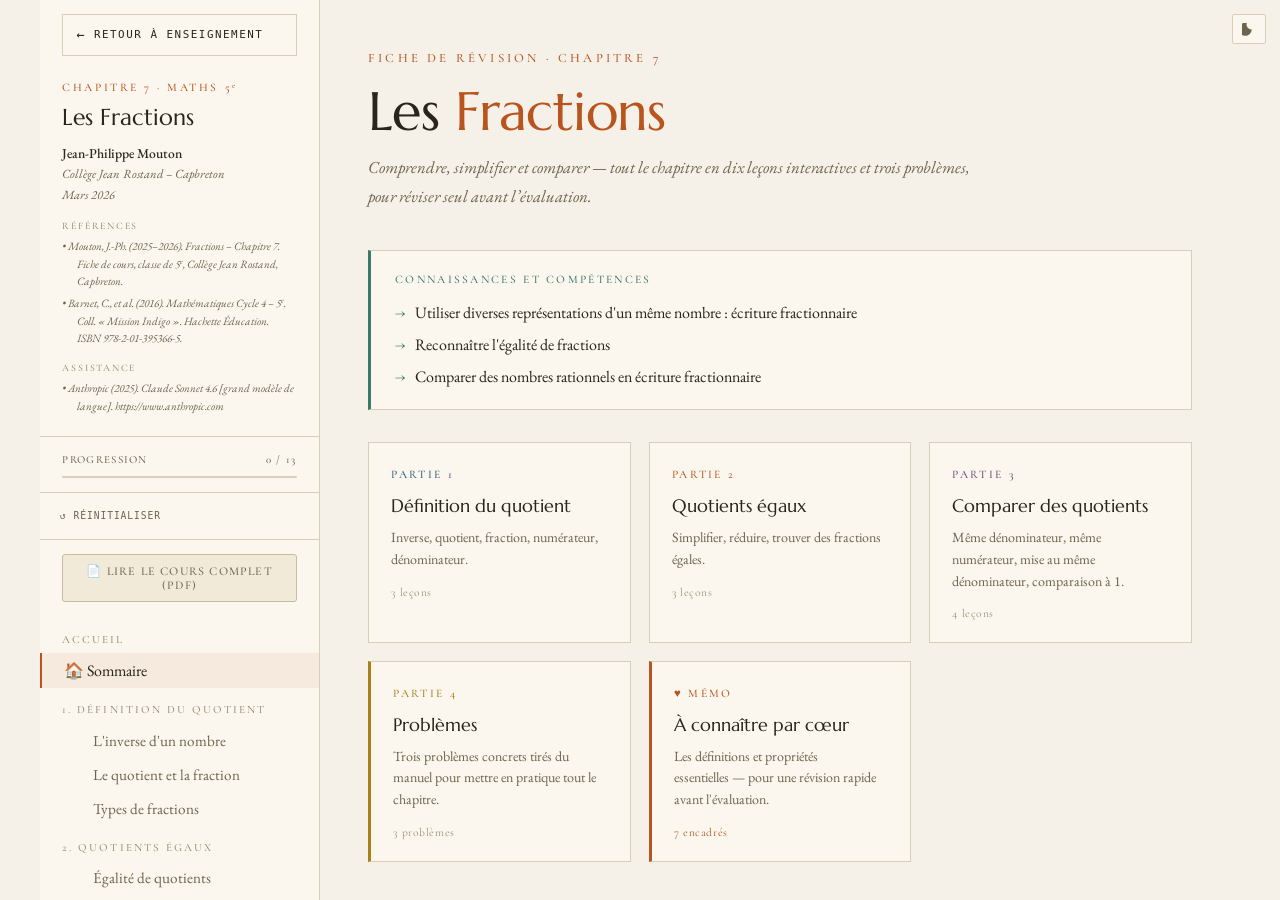
<file: public/fiches/5e-ch07-fractions.html>
<!DOCTYPE html>
<html lang="fr">
<head>
<meta charset="UTF-8">
<meta name="viewport" content="width=device-width, initial-scale=1.0">
<title>Chapitre 7 — Fractions · 5e · J.-Ph. Mouton</title>
<link rel="icon" href="/favicons/teaching.ico" sizes="any" />
<link rel="icon" type="image/png" sizes="32x32" href="/favicons/teaching-32.png" />
<link rel="apple-touch-icon" href="/favicons/teaching-180.png" />
<link rel="preconnect" href="https://fonts.googleapis.com">
<link rel="preconnect" href="https://fonts.gstatic.com" crossorigin>
<link href="https://fonts.googleapis.com/css2?family=Marcellus&family=Cormorant+Garamond:ital,wght@0,400;0,500;0,600;1,400;1,500&family=EB+Garamond:ital,wght@0,400;0,500;0,600;1,400;1,500&display=swap" rel="stylesheet">
<script src="fiche-theme.js"></script>
<link rel="stylesheet" href="fiche-theme.css?v=1777411759831">
<script src="fiche-pdf-viewer.js" defer></script>
</head>
<body>

<button class="hamburger" onclick="toggleSidebar()">☰</button>

<div id="sidebar">
  <a class="sb-back" href="/teaching"><span class="arrow">←</span> Retour à Enseignement</a>
  <div class="sb-header">
    <div class="sb-eyebrow">Chapitre 7 · Maths 5<sup>e</sup></div>
    <div class="sb-title">Les Fractions</div>
    <div class="sb-meta">
      <div class="sb-author">Jean-Philippe Mouton</div>
      <div class="sb-institution">Collège Jean Rostand – Capbreton</div>
      <div class="sb-date">Mars 2026</div>
      <div class="sb-section-title">Références</div>
      <span class="sb-ref">• Mouton, J.-Ph. (2025–2026). <em>Fractions – Chapitre 7</em>. Fiche de cours, classe de 5<sup>e</sup>, Collège Jean Rostand, Capbreton.</span>
      <span class="sb-ref">• Barnet, C., <em>et al.</em> (2016). <em>Mathématiques Cycle 4 – 5<sup>e</sup></em>. Coll. « Mission Indigo ». Hachette Éducation. ISBN 978-2-01-395366-5.</span>
      <div class="sb-section-title">Assistance</div>
      <div class="sb-assist">• Anthropic (2025). <em>Claude Sonnet 4.6</em> [grand modèle de langue]. https://www.anthropic.com</div>
    </div>
  </div>
  <div class="progress-wrap">
    <div class="progress-label"><span>Progression</span><span id="prog-text">0 / 9</span></div>
    <div class="progress-bar"><div class="progress-fill" id="prog-fill" style="width:0%"></div></div>
  </div>
  <div style="padding:0.4rem 1.25rem 0.7rem;border-bottom:1px solid var(--border);">
    <button onclick="resetProgress()" style="font-family:'IBM Plex Mono',monospace;font-size:0.6rem;letter-spacing:0.1em;color:var(--dim);background:none;border:none;cursor:pointer;padding:0;text-transform:uppercase;" title="Remettre à zéro">↺ Réinitialiser</button>
  </div>
  <button class="sb-course" type="button" onclick="openPdf('../cours/5e-ch07-fractions.pdf', 'Chapitre 7 — Fractions · Cours complet')">📄 Lire le cours complet (PDF)</button>
  <nav>
    <div class="nav-section">Accueil</div>
    <div class="nav-item nav-home active" data-page="home" onclick="go(this)">🏠 Sommaire</div>
    <div class="nav-section">1. Définition du quotient</div>
    <div class="nav-item" data-page="p1l1" onclick="go(this)"><span class="nav-check" id="chk-p1l1"></span>L'inverse d'un nombre</div>
    <div class="nav-item" data-page="p1l2" onclick="go(this)"><span class="nav-check" id="chk-p1l2"></span>Le quotient et la fraction</div>
    <div class="nav-item" data-page="p1l3" onclick="go(this)"><span class="nav-check" id="chk-p1l3"></span>Types de fractions</div>
    <div class="nav-section">2. Quotients égaux</div>
    <div class="nav-item" data-page="p2l1" onclick="go(this)"><span class="nav-check" id="chk-p2l1"></span>Égalité de quotients</div>
    <div class="nav-item" data-page="p2l2" onclick="go(this)"><span class="nav-check" id="chk-p2l2"></span>Simplifier une fraction</div>
    <div class="nav-item" data-page="p2l3" onclick="go(this)"><span class="nav-check" id="chk-p2l3"></span>Exercices</div>
    <div class="nav-section">3. Comparer des quotients</div>
    <div class="nav-item" data-page="p3l1" onclick="go(this)"><span class="nav-check" id="chk-p3l1"></span>Les trois cas</div>
    <div class="nav-item" data-page="p3l2" onclick="go(this)"><span class="nav-check" id="chk-p3l2"></span>Même dénominateur</div>
    <div class="nav-item" data-page="p3l4" onclick="go(this)"><span class="nav-check" id="chk-p3l4"></span>Comparer à 1</div>
    <div class="nav-item" data-page="p3l3" onclick="go(this)"><span class="nav-check" id="chk-p3l3"></span>Exercices</div>
    <div class="nav-section">4. Problèmes</div>
    <div class="nav-item" data-page="p4l1" onclick="go(this)"><span class="nav-check" id="chk-p4l1"></span>Jeu de cartes</div>
    <div class="nav-item" data-page="p4l2" onclick="go(this)"><span class="nav-check" id="chk-p4l2"></span>Part de gâteau</div>
    <div class="nav-item" data-page="p4l3" onclick="go(this)"><span class="nav-check" id="chk-p4l3"></span>Tableau d&#8217;honneur</div>
    <div class="nav-section" style="margin-top:0.8rem">Mémo</div>
    <div class="nav-item" data-page="memo" onclick="go(this)" style="color:var(--orange)"><span class="nav-check"></span>♥ À connaître par cœur</div>
  </nav>
</div>

<div id="main">

<!-- HOME -->
<div class="page active" id="page-home">
  <div class="home-hero">
    <div class="home-eyebrow">Fiche de révision · Chapitre 7</div>
    <h1>Les <strong>Fractions</strong></h1>
    <p>Comprendre, simplifier et comparer — tout le chapitre en dix leçons interactives et trois problèmes, pour réviser seul avant l’évaluation.</p>
  </div>
  <div class="objectives-box">
    <div class="ob-label">Connaissances et compétences</div>
    <ul>
      <li>Utiliser diverses représentations d'un même nombre : écriture fractionnaire</li>
      <li>Reconnaître l'égalité de fractions</li>
      <li>Comparer des nombres rationnels en écriture fractionnaire</li>
    </ul>
  </div>
  <div class="section-cards">
    <div class="section-card sc-1" onclick="go(null,'p1l1')">
      <div class="sc-tag">Partie 1</div>
      <h3>Définition du quotient</h3>
      <p>Inverse, quotient, fraction, numérateur, dénominateur.</p>
      <div class="sc-count">3 leçons</div>
    </div>
    <div class="section-card sc-2" onclick="go(null,'p2l1')">
      <div class="sc-tag">Partie 2</div>
      <h3>Quotients égaux</h3>
      <p>Simplifier, réduire, trouver des fractions égales.</p>
      <div class="sc-count">3 leçons</div>
    </div>
    <div class="section-card sc-3" onclick="go(null,'p3l1')">
      <div class="sc-tag">Partie 3</div>
      <h3>Comparer des quotients</h3>
      <p>Même dénominateur, même numérateur, mise au même dénominateur, comparaison à 1.</p>
      <div class="sc-count">4 leçons</div>
    </div>
  <div class="section-card" style="border-left:3px solid var(--yellow);background:var(--surface)" onclick="go(null,'p4l1')">
      <div class="sc-tag" style="color:var(--yellow)">Partie 4</div>
      <h3>Problèmes</h3>
      <p>Trois problèmes concrets tirés du manuel pour mettre en pratique tout le chapitre.</p>
      <div class="sc-count">3 problèmes</div>
    </div>
  <div class="section-card" style="border-left:3px solid var(--orange);background:var(--surface)" onclick="go(null,'memo')">
      <div class="sc-tag" style="color:var(--orange)">♥ Mémo</div>
      <h3>À connaître par cœur</h3>
      <p>Les définitions et propriétés essentielles — pour une révision rapide avant l'évaluation.</p>
      <div class="sc-count" style="color:var(--orange)">7 encadrés</div>
    </div>
  </div>
</div>

<!-- P1L1 -->
<div class="page" id="page-p1l1">
  <div class="lesson-header">
    <div class="lesson-tag tag-blue">Partie 1 · Leçon 1</div>
    <h1>L'inverse d'un nombre</h1>
    <p class="lesson-intro">Avant de parler de fractions, comprenons d'où vient l'idée d'inverser un nombre. Tout part d'une construction géométrique simple.</p>
  </div>
  <div class="section-divider">L'idée de départ</div>
  <p>Prenons le nombre <strong>7</strong>. Existe-t-il un nombre qui, multiplié par 7, donne 1 ?</p>
  <p>Pour le trouver, plaçons sept segments égaux sur une droite. L'unité est la longueur totale OA₇.</p>
  <div class="number-line">
    <svg width="500" height="58" viewBox="0 0 500 58">
      <line x1="20" y1="33" x2="480" y2="33" stroke="#30363d" stroke-width="2"/>
      <polygon points="480,28 490,33 480,38" fill="#30363d"/>
      <line x1="20" y1="26" x2="20" y2="40" stroke="#4d5562" stroke-width="2"/>
      <line x1="77" y1="28" x2="77" y2="38" stroke="#79c0ff" stroke-width="1.5"/>
      <line x1="134" y1="28" x2="134" y2="38" stroke="#79c0ff" stroke-width="1.5"/>
      <line x1="191" y1="28" x2="191" y2="38" stroke="#79c0ff" stroke-width="1.5"/>
      <line x1="248" y1="28" x2="248" y2="38" stroke="#79c0ff" stroke-width="1.5"/>
      <line x1="305" y1="28" x2="305" y2="38" stroke="#79c0ff" stroke-width="1.5"/>
      <line x1="362" y1="28" x2="362" y2="38" stroke="#79c0ff" stroke-width="1.5"/>
      <line x1="419" y1="26" x2="419" y2="40" stroke="#56d364" stroke-width="2.5"/>
      <text x="18" y="52" text-anchor="middle" font-family="IBM Plex Mono" font-size="11" fill="#7d8590">O</text>
      <text x="18" y="20" text-anchor="middle" font-family="IBM Plex Mono" font-size="10" fill="#7d8590">0</text>
      <text x="77" y="20" text-anchor="middle" font-family="IBM Plex Mono" font-size="9" fill="#79c0ff">A₁</text>
      <text x="134" y="20" text-anchor="middle" font-family="IBM Plex Mono" font-size="9" fill="#79c0ff">A₂</text>
      <text x="191" y="20" text-anchor="middle" font-family="IBM Plex Mono" font-size="9" fill="#79c0ff">A₃</text>
      <text x="248" y="20" text-anchor="middle" font-family="IBM Plex Mono" font-size="9" fill="#79c0ff">A₄</text>
      <text x="305" y="20" text-anchor="middle" font-family="IBM Plex Mono" font-size="9" fill="#79c0ff">A₅</text>
      <text x="362" y="20" text-anchor="middle" font-family="IBM Plex Mono" font-size="9" fill="#79c0ff">A₆</text>
      <text x="419" y="20" text-anchor="middle" font-family="IBM Plex Mono" font-size="9" fill="#56d364">A₇</text>
      <text x="419" y="52" text-anchor="middle" font-family="IBM Plex Mono" font-size="11" fill="#56d364">1</text>
      <text x="48" y="52" text-anchor="middle" font-family="IBM Plex Mono" font-size="9" fill="#79c0ff">OA₁</text>
    </svg>
  </div>
  <p>On a : <strong>7 × OA₁ = 1</strong>. Donc <strong>OA₁ est le nombre cherché</strong> — c'est l'inverse de 7, noté <strong><span class="frac"><span class="fnum">1</span><span class="fden">7</span></span></strong>.</p>
  <div class="section-divider">Définition</div>
  <div class="callout c-blue">
    <div class="c-label">Définition · Inverse d'un nombre non nul</div>
    <p>Pour tout nombre non nul <strong><em class="var">n</em></strong>, il existe un nombre (unique) <strong><em class="var">m</em></strong> non nul tel que :</p>
    <div class="formula"><em class="var">n</em> × <em class="var">m</em> = 1</div>
    <p>Ce nombre est appelé <strong>inverse de <em class="var">n</em></strong> et est noté <strong><span class="frac"><span class="fnum">1</span><span class="fden"><em class="var">n</em></span></span></strong> (ou 1 ÷ <em class="var">n</em>).</p>
  </div>
  <div class="example">
    <div class="ex-label">Exemples</div>
    <p>• L'inverse de 7 est <strong><span class="frac"><span class="fnum">1</span><span class="fden">7</span></span></strong>, car 7 × <span class="frac"><span class="fnum">1</span><span class="fden">7</span></span> = 1</p>
    <p>• L'inverse de 3 est <strong><span class="frac"><span class="fnum">1</span><span class="fden">3</span></span></strong>, car 3 × <span class="frac"><span class="fnum">1</span><span class="fden">3</span></span> = 1</p>
    <p>• L'inverse de 100 est <strong><span class="frac"><span class="fnum">1</span><span class="fden">100</span></span></strong>, car 100 × <span class="frac"><span class="fnum">1</span><span class="fden">100</span></span> = 1</p>
  </div>
  <div class="quiz" id="quiz-p1l1">
    <div class="quiz-header"><div class="quiz-badge">Quiz 1</div><div class="quiz-q" id="qq-p1l1">&#8230;</div></div>
    <div class="quiz-options" id="qo-p1l1"></div>
    <div class="quiz-feedback" id="qfb-p1l1"></div>
  </div>

    <div class="quiz" id="quiz-p1l1q2">
    <div class="quiz-header"><div class="quiz-badge">Quiz 2</div><div class="quiz-q" id="qq-p1l1q2">&#8230;</div></div>
    <div class="quiz-options" id="qo-p1l1q2"></div>
    <div class="quiz-feedback" id="qfb-p1l1q2"></div>
  </div>
  <div class="quiz">
    <div class="quiz-header"><div class="quiz-badge">Quiz 3</div><div class="quiz-q">Vrai ou faux : l'inverse de 14 est 4.</div></div>
    <div class="quiz-options">
      <button class="quiz-opt" onclick="answer(this,false,'p1l1q3-A')"><span class="opt-letter">A</span> Vrai</button>
      <button class="quiz-opt" onclick="answer(this,true,'p1l1q3-B')"><span class="opt-letter">B</span> Faux</button>
    </div>
    <div class="quiz-feedback" id="qfb-p1l1q3"></div>
  </div>
  <div class="quiz" id="quiz-p1l1q4">
    <div class="quiz-header"><div class="quiz-badge">Quiz 4</div><div class="quiz-q" id="qq-p1l1q4">&#8230;</div></div>
    <div class="quiz-options" id="qo-p1l1q4"></div>
    <div class="quiz-feedback" id="qfb-p1l1q4"></div>
  </div>
<div class="lesson-nav">
    <button class="nav-btn" onclick="go(null,'home')">← Sommaire</button>
    <button class="nav-btn primary" onclick="markDone('p1l1');go(null,'p1l2')">Leçon suivante →</button>
  </div>
</div>
<div class="page" id="page-p1l2">
  <div class="lesson-header">
    <div class="lesson-tag tag-blue">Partie 1 · Leçon 2</div>
    <h1>Le quotient et la fraction</h1>
    <p class="lesson-intro">De l'inverse, on passe au quotient — puis à la fraction. Voici les définitions fondamentales du chapitre.</p>
  </div>
  <div class="section-divider">Du quotient à la fraction</div>
  <p>Remarquons que :</p>
  <div class="formula">(3 × <span class="frac"><span class="fnum">1</span><span class="fden">7</span></span>) × 7 = 3 × (<span class="frac"><span class="fnum">1</span><span class="fden">7</span></span> × 7) = 3 × 1 = 3</div>
  <p>Donc <strong>3 × <span class="frac"><span class="fnum">1</span><span class="fden">7</span></span></strong> est le nombre qui, multiplié par 7, donne 3. Ce nombre s'appelle le <strong>quotient de 3 par 7</strong> et se note <strong><span class="frac"><span class="fnum">3</span><span class="fden">7</span></span></strong> (ou 3 ÷ 7).</p>
  <div class="callout c-blue">
    <div class="c-label">Définition · Quotient et écriture fractionnaire</div>
    <p><em class="var">a</em> et <em class="var">b</em> désignent deux nombres avec <em class="var">b</em> ≠ 0.</p>
    <p>• Le <strong>quotient de <em class="var">a</em> par <em class="var">b</em></strong> est le nombre (unique) qui, multiplié par <em class="var">b</em>, donne <em class="var">a</em>.</p>
    <p>• Il se note <strong><em class="var">a</em> ÷ <em class="var">b</em></strong>, ou <strong><span class="frac"><span class="fnum"><em class="var">a</em></span><span class="fden"><em class="var">b</em></span></span></strong> en écriture fractionnaire. Ainsi : <span class="frac"><span class="fnum"><em class="var">a</em></span><span class="fden"><em class="var">b</em></span></span> × <em class="var">b</em> = <em class="var">a</em></p>
    <p>• Dans <span class="frac"><span class="fnum"><em class="var">a</em></span><span class="fden"><em class="var">b</em></span></span>, <em class="var">a</em> s'appelle le <strong>numérateur</strong> et <em class="var">b</em> s'appelle le <strong>dénominateur</strong>.</p>
    <p>• Si <em class="var">a</em> et <em class="var">b</em> sont deux <strong>entiers</strong>, avec <em class="var">b</em> ≠ 0, alors <span class="frac"><span class="fnum"><em class="var">a</em></span><span class="fden"><em class="var">b</em></span></span> est appelée une <strong>fraction</strong>.</p>
  </div>
  <div class="section-divider">Cas particuliers</div>
  <div class="callout c-yellow">
    <div class="c-label">Remarques</div>
    <p>Pour tous nombres <em class="var">a</em> et <em class="var">b</em> ≠ 0 :</p>
    <div class="formula"><span class="frac"><span class="fnum"><em class="var">b</em></span><span class="fden"><em class="var">b</em></span></span> = 1 &nbsp;&nbsp;;&nbsp;&nbsp; <span class="frac"><span class="fnum"><em class="var">a</em></span><span class="fden">1</span></span> = <em class="var">a</em> &nbsp;&nbsp;;&nbsp;&nbsp; <span class="frac"><span class="fnum">0</span><span class="fden"><em class="var">b</em></span></span> = 0</div>
  </div>
  <div class="example">
    <div class="ex-label">Identifier numérateur et dénominateur</div>
    <p>Dans la fraction <strong><span class="frac"><span class="fnum">5</span><span class="fden">8</span></span></strong> : le numérateur est <strong>5</strong>, le dénominateur est <strong>8</strong>. On lit : « cinq huitièmes ».</p>
  </div>
  <div class="fraction-builder">
    <div class="tool-label">Outil · vérifie que <span class="frac"><span class="fnum"><em class="var">a</em></span><span class="fden"><em class="var">b</em></span></span> × <em class="var">b</em> = <em class="var">a</em></div>
  <div class="tool-hint">Essaie avec <em class="var">a</em> = 5 et <em class="var">b</em> = 3. Que remarques-tu quand tu changes <em class="var">b</em> ?</div>
    <div class="fb-display">
      <div class="fb-fraction"><div class="fb-num" id="fb-a">3</div><div class="fb-den" id="fb-b">7</div></div>
      <span class="fb-eq">×</span>
      <div id="fb-b2" style="font-size:2rem;font-weight:600;color:var(--blue)">7</div>
      <span class="fb-eq">=</span>
      <div class="fb-result" id="fb-res">3</div>
    </div>
    <div class="fb-controls">
      <button class="tool-btn" onclick="fbChange(-1,0)"><em class="var">a</em> −</button>
      <button class="tool-btn" onclick="fbChange(1,0)"><em class="var">a</em> +</button>
      <button class="tool-btn" onclick="fbChange(0,-1)"><em class="var">b</em> −</button>
      <button class="tool-btn" onclick="fbChange(0,1)"><em class="var">b</em> +</button>
    </div>
    <div class="fb-info" id="fb-info"><em class="var">a</em>/<em class="var">b</em> × <em class="var">b</em> = <em class="var">a</em> ✓</div>
  </div>
  <div class="quiz" id="quiz-p1l2">
    <div class="quiz-header"><div class="quiz-badge">Quiz 1</div><div class="quiz-q" id="qq-p1l2">&#8230;</div></div>
    <div class="quiz-options" id="qo-p1l2"></div>
    <div class="quiz-feedback" id="qfb-p1l2"></div>
  </div>

    <div class="quiz" id="quiz-p1l2q2">
    <div class="quiz-header"><div class="quiz-badge">Quiz 2</div><div class="quiz-q" id="qq-p1l2q2">&#8230;</div></div>
    <div class="quiz-options" id="qo-p1l2q2"></div>
    <div class="quiz-feedback" id="qfb-p1l2q2"></div>
  </div>
  <div class="quiz">
    <div class="quiz-header"><div class="quiz-badge">Quiz 3</div><div class="quiz-q">Vrai ou faux : <span class="frac"><span class="fnum">7</span><span class="fden">7</span></span> = 1.</div></div>
    <div class="quiz-options">
      <button class="quiz-opt" onclick="answer(this,true,'p1l2q3-A')"><span class="opt-letter">A</span> Vrai</button>
      <button class="quiz-opt" onclick="answer(this,false,'p1l2q3-B')"><span class="opt-letter">B</span> Faux</button>
    </div>
    <div class="quiz-feedback" id="qfb-p1l2q3"></div>
  </div>
  <div class="quiz">
    <div class="quiz-header"><div class="quiz-badge">Quiz 4</div><div class="quiz-q">Que vaut <span class="frac"><span class="fnum">0</span><span class="fden">5</span></span> ?</div></div>
    <div class="quiz-options">
      <button class="quiz-opt" onclick="answer(this,true,'p1l2q4-A')"><span class="opt-letter">A</span> 0</button>
      <button class="quiz-opt" onclick="answer(this,false,'p1l2q4-B')"><span class="opt-letter">B</span> 5</button>
      <button class="quiz-opt" onclick="answer(this,false,'p1l2q4-C')"><span class="opt-letter">C</span> 1</button>
      <button class="quiz-opt" onclick="answer(this,false,'p1l2q4-D')"><span class="opt-letter">D</span> Impossible</button>
    </div>
    <div class="quiz-feedback" id="qfb-p1l2q4"></div>
  </div>
<div class="lesson-nav">
    <button class="nav-btn" onclick="go(null,'p1l1')">← Précédent</button>
    <button class="nav-btn primary" onclick="markDone('p1l2');go(null,'p1l3')">Leçon suivante →</button>
  </div>
</div>
<div class="page" id="page-p1l3">
  <div class="lesson-header">
    <div class="lesson-tag tag-blue">Partie 1 · Leçon 3</div>
    <h1>Types de fractions</h1>
    <p class="lesson-intro">Fraction décimale, nombre décimal, pourcentage, proportion — du vocabulaire précis pour des situations concrètes.</p>
  </div>
  <div class="section-divider">Définitions</div>
  <div class="callout c-blue">
    <div class="c-label">Définitions à connaître</div>
    <ul class="vocab-list">
      <li><span class="vterm">Nombre rationnel</span> nombre qui peut s'écrire comme une fraction (ex : <span class="frac"><span class="fnum">3</span><span class="fden">4</span></span>, 7, <span class="frac"><span class="fnum">2</span><span class="fden">5</span></span>…)</li>
      <li><span class="vterm">Fraction décimale</span> fraction dont le dénominateur est 1, 10, 100… (ex : <span class="frac"><span class="fnum">3</span><span class="fden">10</span></span>, <span class="frac"><span class="fnum">7</span><span class="fden">100</span></span>)</li>
      <li><span class="vterm">Nombre décimal</span> nombre s'écrivant comme une fraction décimale (ex : 0,3 = <span class="frac"><span class="fnum">3</span><span class="fden">10</span></span>)</li>
      <li><span class="vterm">Pourcentage</span> quotient dont le dénominateur est 100 (ex : 25% = <span class="frac"><span class="fnum">25</span><span class="fden">100</span></span>)</li>
    </ul>
  </div>
  <div class="section-divider">La proportion</div>
  <div class="callout c-orange">
    <div class="c-label">Définition · Proportion</div>
    <p>La <strong>proportion</strong> d'une quantité <em class="var">a</em> par rapport à une quantité <em class="var">b</em> (non nulle) est égale au quotient <span class="frac"><span class="fnum"><em class="var">a</em></span><span class="fden"><em class="var">b</em></span></span>.</p>
  </div>
  <div class="example">
    <div class="ex-label">Exemple</div>
    <p>Dans une classe de <strong>30 élèves</strong>, il y a <strong>12 filles</strong>.</p>
    <p>Proportion de filles : <strong><span class="frac"><span class="fnum">12</span><span class="fden">30</span></span> = <span class="frac"><span class="fnum">2</span><span class="fden">5</span></span></strong>  ·  En pourcentage : <strong><span class="frac"><span class="fnum">12</span><span class="fden">30</span></span> = 0,4 = <span class="frac"><span class="fnum">40</span><span class="fden">100</span></span> = 40 %</strong></p>
  </div>
  <div class="section-divider">Prendre la fraction d'un nombre</div>
  <div class="callout c-teal">
    <div class="c-label">Propriété</div>
    <p>Prendre une fraction d'un nombre revient à <strong>multiplier cette fraction par ce nombre</strong>.</p>
    <div class="formula"><span class="frac"><span class="fnum"><em class="var">a</em></span><span class="fden"><em class="var">b</em></span></span> × <em class="var">k</em> = <span class="frac"><span class="fnum"><em class="var">a</em> × <em class="var">k</em></span><span class="fden"><em class="var">b</em></span></span> = <em class="var">a</em> × <span class="frac"><span class="fnum"><em class="var">k</em></span><span class="fden"><em class="var">b</em></span></span></div>
  </div>
  <div class="example">
    <div class="ex-label">Exemple</div>
    <p>Prendre <strong><span class="frac"><span class="fnum">3</span><span class="fden">4</span></span></strong> de <strong>20</strong> : &nbsp;<span class="frac"><span class="fnum">3</span><span class="fden">4</span></span> × 20 = <span class="frac"><span class="fnum">3 × 20</span><span class="fden">4</span></span> = <span class="frac"><span class="fnum">60</span><span class="fden">4</span></span> = <strong>15</strong></p>
  </div>
  <div class="retenir">
    <div class="r-icon">⭐</div>
    <div class="r-content"><strong>À retenir :</strong> « <span class="frac"><span class="fnum">3</span><span class="fden">4</span></span> de 20 » se calcule en multipliant — c'est <span class="frac"><span class="fnum">3</span><span class="fden">4</span></span> × 20 = 15. On dit qu'on prend <em>les trois quarts</em> de 20.</div>
  </div>
  <div class="quiz" id="quiz-p1l3">
    <div class="quiz-header"><div class="quiz-badge">Quiz 1</div><div class="quiz-q" id="qq-p1l3">&#8230;</div></div>
    <div class="quiz-options" id="qo-p1l3"></div>
    <div class="quiz-feedback" id="qfb-p1l3"></div>
  </div>

    <div class="quiz">
    <div class="quiz-header"><div class="quiz-badge">Quiz 2</div><div class="quiz-q">Parmi ces fractions, laquelle est une fraction décimale ?</div></div>
    <div class="quiz-options">
      <button class="quiz-opt" onclick="answer(this,false,'p1l3q2-A')"><span class="opt-letter">A</span> <span class="frac"><span class="fnum">3</span><span class="fden">7</span></span></button>
      <button class="quiz-opt" onclick="answer(this,true,'p1l3q2-B')"><span class="opt-letter">B</span> <span class="frac"><span class="fnum">3</span><span class="fden">100</span></span></button>
      <button class="quiz-opt" onclick="answer(this,false,'p1l3q2-C')"><span class="opt-letter">C</span> <span class="frac"><span class="fnum">3</span><span class="fden">8</span></span></button>
      <button class="quiz-opt" onclick="answer(this,false,'p1l3q2-D')"><span class="opt-letter">D</span> <span class="frac"><span class="fnum">3</span><span class="fden">6</span></span></button>
    </div>
    <div class="quiz-feedback" id="qfb-p1l3q2"></div>
  </div>
  <div class="quiz">
    <div class="quiz-header"><div class="quiz-badge">Quiz 3</div><div class="quiz-q">25 % s’écrit comme fraction décimale :</div></div>
    <div class="quiz-options">
      <button class="quiz-opt" onclick="answer(this,false,'p1l3q3-A')"><span class="opt-letter">A</span> <span class="frac"><span class="fnum">25</span><span class="fden">10</span></span></button>
      <button class="quiz-opt" onclick="answer(this,false,'p1l3q3-B')"><span class="opt-letter">B</span> <span class="frac"><span class="fnum">25</span><span class="fden">1000</span></span></button>
      <button class="quiz-opt" onclick="answer(this,true,'p1l3q3-C')"><span class="opt-letter">C</span> <span class="frac"><span class="fnum">25</span><span class="fden">100</span></span></button>
      <button class="quiz-opt" onclick="answer(this,false,'p1l3q3-D')"><span class="opt-letter">D</span> <span class="frac"><span class="fnum">1</span><span class="fden">4</span></span></button>
    </div>
    <div class="quiz-feedback" id="qfb-p1l3q3"></div>
  </div>
  <div class="quiz" id="quiz-p1l3q4">
    <div class="quiz-header"><div class="quiz-badge">Quiz 4</div><div class="quiz-q" id="qq-p1l3q4">&#8230;</div></div>
    <div class="quiz-options" id="qo-p1l3q4"></div>
    <div class="quiz-feedback" id="qfb-p1l3q4"></div>
  </div>
<div class="lesson-nav">
    <button class="nav-btn" onclick="go(null,'p1l2')">← Précédent</button>
    <button class="nav-btn primary" onclick="markDone('p1l3');go(null,'p2l1')">Partie 2 →</button>
  </div>
</div>
<div class="page" id="page-p2l1">
  <div class="lesson-header">
    <div class="lesson-tag tag-orange">Partie 2 · Leçon 1</div>
    <h1>Égalité de quotients</h1>
    <p class="lesson-intro">On peut multiplier ou diviser le numérateur et le dénominateur par un même nombre sans changer la valeur de la fraction.</p>
  </div>
  <div class="section-divider">La propriété centrale</div>
  <div class="callout c-orange">
    <div class="c-label">Propriété · Égalité de quotients</div>
    <p><strong>On ne change pas un quotient en multipliant ou en divisant son numérateur et son dénominateur par un même nombre non nul.</strong></p>
    <p><em class="var">a</em>, <em class="var">b</em> et <em class="var">k</em> désignent trois nombres avec <em class="var">b</em> ≠ 0 et <em class="var">k</em> ≠ 0 :</p>
    <div class="formula"><span class="frac"><span class="fnum"><em class="var">a</em></span><span class="fden"><em class="var">b</em></span></span> = <span class="frac"><span class="fnum"><em class="var">a</em> × <em class="var">k</em></span><span class="fden"><em class="var">b</em> × <em class="var">k</em></span></span> &nbsp;&nbsp; et &nbsp;&nbsp; <span class="frac"><span class="fnum"><em class="var">a</em></span><span class="fden"><em class="var">b</em></span></span> = <span class="frac"><span class="fnum"><em class="var">a</em> ÷ <em class="var">k</em></span><span class="fden"><em class="var">b</em> ÷ <em class="var">k</em></span></span></div>
  </div>
  <div class="example">
    <div class="ex-label">Exemples du cours</div>
    <p>• <span class="frac"><span class="fnum">1,5</span><span class="fden">2,5</span></span> = <span class="frac"><span class="fnum">1,5 × 2</span><span class="fden">2,5 × 2</span></span> = <strong><span class="frac"><span class="fnum">3</span><span class="fden">5</span></span></strong></p>
    <p>• <span class="frac"><span class="fnum">24</span><span class="fden">56</span></span> = <span class="frac"><span class="fnum">24 ÷ 8</span><span class="fden">56 ÷ 8</span></span> = <strong><span class="frac"><span class="fnum">3</span><span class="fden">7</span></span></strong></p>
  </div>
  <div class="section-divider">Pourquoi ça marche ?</div>
  <p>Multiplier le numérateur et le dénominateur par <em class="var">k</em>, c'est multiplier la fraction par <span class="frac"><span class="fnum"><em class="var">k</em></span><span class="fden"><em class="var">k</em></span></span> = 1. Multiplier par 1 ne change rien !</p>
  <div class="formula"><span class="frac"><span class="fnum"><em class="var">a</em></span><span class="fden"><em class="var">b</em></span></span> × <span class="frac"><span class="fnum"><em class="var">k</em></span><span class="fden"><em class="var">k</em></span></span> = <span class="frac"><span class="fnum"><em class="var">a</em></span><span class="fden"><em class="var">b</em></span></span> × 1 = <span class="frac"><span class="fnum"><em class="var">a</em></span><span class="fden"><em class="var">b</em></span></span></div>
  <div class="retenir">
    <div class="r-icon">⭐</div>
    <div class="r-content">C'est cette propriété qui permet de <strong>simplifier</strong> ou de <strong>mettre au même dénominateur</strong>.</div>
  </div>
  <div class="quiz" id="quiz-p2l1">
    <div class="quiz-header"><div class="quiz-badge">Quiz 1</div><div class="quiz-q" id="qq-p2l1">&#8230;</div></div>
    <div class="quiz-options" id="qo-p2l1"></div>
    <div class="quiz-feedback" id="qfb-p2l1"></div>
  </div>

    <div class="quiz" id="quiz-p2l1q2">
    <div class="quiz-header"><div class="quiz-badge">Quiz 2</div><div class="quiz-q" id="qq-p2l1q2">&#8230;</div></div>
    <div class="quiz-options" id="qo-p2l1q2"></div>
    <div class="quiz-feedback" id="qfb-p2l1q2"></div>
  </div>
  <div class="quiz" id="quiz-p2l1q3">
    <div class="quiz-header"><div class="quiz-badge">Quiz 3</div><div class="quiz-q" id="qq-p2l1q3">&#8230;</div></div>
    <div class="quiz-options" id="qo-p2l1q3"></div>
    <div class="quiz-feedback" id="qfb-p2l1q3"></div>
  </div>
  <div class="quiz">
    <div class="quiz-header"><div class="quiz-badge">Quiz 4</div><div class="quiz-q">Complète : <span class="frac"><span class="fnum">1,5</span><span class="fden">2,5</span></span> = <span class="frac"><span class="fnum">?</span><span class="fden">5</span></span> (en multipliant par 2).</div></div>
    <div class="quiz-options">
      <button class="quiz-opt" onclick="answer(this,false,'p2l1q4-A')"><span class="opt-letter">A</span> <span class="frac"><span class="fnum">2</span><span class="fden">5</span></span></button>
      <button class="quiz-opt" onclick="answer(this,true,'p2l1q4-B')"><span class="opt-letter">B</span> <span class="frac"><span class="fnum">3</span><span class="fden">5</span></span></button>
      <button class="quiz-opt" onclick="answer(this,false,'p2l1q4-C')"><span class="opt-letter">C</span> <span class="frac"><span class="fnum">4</span><span class="fden">5</span></span></button>
      <button class="quiz-opt" onclick="answer(this,false,'p2l1q4-D')"><span class="opt-letter">D</span> <span class="frac"><span class="fnum">5</span><span class="fden">5</span></span></button>
    </div>
    <div class="quiz-feedback" id="qfb-p2l1q4"></div>
  </div>
<div class="lesson-nav">
    <button class="nav-btn" onclick="go(null,'p1l3')">← Précédent</button>
    <button class="nav-btn primary" onclick="markDone('p2l1');go(null,'p2l2')">Leçon suivante →</button>
  </div>
</div>
<div class="page" id="page-p2l2">
  <div class="lesson-header">
    <div class="lesson-tag tag-orange">Partie 2 · Leçon 2</div>
    <h1>Simplifier une fraction</h1>
    <p class="lesson-intro">Simplifier, c'est trouver une fraction plus simple qui a la même valeur. On s'arrête quand la fraction est irréductible.</p>
  </div>
  <div class="section-divider">Vocabulaire</div>
  <ul class="vocab-list">
    <li><span class="vterm">Simplifier</span> diviser le numérateur et le dénominateur par un diviseur commun (autre que 1)</li>
    <li><span class="vterm">Réduire</span> autre mot pour simplifier</li>
    <li><span class="vterm">Irréductible</span> fraction qu'on ne peut plus simplifier</li>
    <li><span class="vterm">Même dénominateur</span> trouver deux fractions égales avec le même dénominateur</li>
  </ul>
  <div class="section-divider">Méthode pas à pas</div>
  <div class="example">
    <div class="ex-label">Exemple du cours : simplifier <span class="frac"><span class="fnum">18</span><span class="fden">30</span></span></div>
    <div class="steps">
      <div class="step"><div class="step-num">1</div><div>Chercher un diviseur commun à 18 et 30. Ici : <strong>6</strong> (car 18 = 6 × 3 et 30 = 6 × 5).</div></div>
      <div class="step"><div class="step-num">2</div><div>Diviser les deux par 6 : <span class="frac"><span class="fnum">18</span><span class="fden">30</span></span> = <span class="frac"><span class="fnum">18 ÷ 6</span><span class="fden">30 ÷ 6</span></span> = <strong><span class="frac"><span class="fnum">3</span><span class="fden">5</span></span></strong></div></div>
      <div class="step"><div class="step-num">3</div><div>Vérifier : 3 et 5 n'ont pas de diviseur commun autre que 1. Donc <strong><span class="frac"><span class="fnum">3</span><span class="fden">5</span></span> est irréductible</strong>. ✓</div></div>
    </div>
  </div>
  <div class="simplif">
    <div class="tool-label">Simplificateur interactif</div>
    <div class="tool-hint">Essaie avec 18 et 30 (exemple du cours), puis avec 12 et 16.</div>
    <div class="simplif-row">
      <div class="simplif-fraction">
        <input type="number" id="snum" value="18" min="1" oninput="updateSimplif()">
        <div class="s-bar"></div>
        <input type="number" id="sden" value="30" min="1" oninput="updateSimplif()">
      </div>
      <div class="simplif-arrow">→</div>
      <div class="simplif-result" id="s-result"><span class="frac"><span class="fnum">3</span><span class="fden">5</span></span></div>
    </div>
    <button class="simplif-action" onclick="doSimplif()">Simplifier</button>
    <div class="simplif-info" id="s-info">18 et 30 → diviseur commun = 6</div>
  </div>
  <div class="quiz" id="quiz-p2l2">
    <div class="quiz-header"><div class="quiz-badge">Quiz 1</div><div class="quiz-q" id="qq-p2l2">&#8230;</div></div>
    <div class="quiz-options" id="qo-p2l2"></div>
    <div class="quiz-feedback" id="qfb-p2l2"></div>
  </div>

    <div class="quiz" id="quiz-p2l2q2">
    <div class="quiz-header"><div class="quiz-badge">Quiz 2</div><div class="quiz-q" id="qq-p2l2q2">&#8230;</div></div>
    <div class="quiz-options" id="qo-p2l2q2"></div>
    <div class="quiz-feedback" id="qfb-p2l2q2"></div>
  </div>
  <div class="quiz">
    <div class="quiz-header"><div class="quiz-badge">Quiz 3</div><div class="quiz-q">Laquelle de ces fractions est irréductible ?</div></div>
    <div class="quiz-options">
      <button class="quiz-opt" onclick="answer(this,false,'p2l2q3-A')"><span class="opt-letter">A</span> <span class="frac"><span class="fnum">6</span><span class="fden">9</span></span></button>
      <button class="quiz-opt" onclick="answer(this,false,'p2l2q3-B')"><span class="opt-letter">B</span> <span class="frac"><span class="fnum">10</span><span class="fden">15</span></span></button>
      <button class="quiz-opt" onclick="answer(this,true,'p2l2q3-C')"><span class="opt-letter">C</span> <span class="frac"><span class="fnum">7</span><span class="fden">11</span></span></button>
      <button class="quiz-opt" onclick="answer(this,false,'p2l2q3-D')"><span class="opt-letter">D</span> <span class="frac"><span class="fnum">8</span><span class="fden">12</span></span></button>
    </div>
    <div class="quiz-feedback" id="qfb-p2l2q3"></div>
  </div>
  <div class="quiz" id="quiz-p2l2q4">
    <div class="quiz-header"><div class="quiz-badge">Quiz 4</div><div class="quiz-q" id="qq-p2l2q4">&#8230;</div></div>
    <div class="quiz-options" id="qo-p2l2q4"></div>
    <div class="quiz-feedback" id="qfb-p2l2q4"></div>
  </div>
<div class="lesson-nav">
    <button class="nav-btn" onclick="go(null,'p2l1')">← Précédent</button>
    <button class="nav-btn primary" onclick="markDone('p2l2');go(null,'p2l3')">Leçon suivante →</button>
  </div>
</div>
<div class="page" id="page-p2l3">
  <div class="lesson-header">
    <div class="lesson-tag tag-orange">Partie 2 · Leçon 3</div>
    <h1>Exercices — Fractions égales</h1>
    <p class="lesson-intro">Trois exercices pour consolider la partie 2.</p>
  </div>
  <div class="quiz" id="quiz-p2l3a">
    <div class="quiz-header"><div class="quiz-badge">Exercice 1</div><div class="quiz-q" id="qq-p2l3a">&#8230;</div></div>
    <div class="quiz-options" id="qo-p2l3a"></div>
    <div class="quiz-feedback" id="qfb-p2l3a"></div>
  </div>
  <div class="quiz" id="quiz-p2l3c">
    <div class="quiz-header"><div class="quiz-badge">Exercice 3</div><div class="quiz-q" id="qq-p2l3c">&#8230;</div></div>
    <div class="quiz-options" id="qo-p2l3c"></div>
    <div class="quiz-feedback" id="qfb-p2l3c"></div>
  </div>
  <div class="lesson-nav">
    <button class="nav-btn" onclick="go(null,'p2l2')">← Précédent</button>
    <button class="nav-btn primary" onclick="markDone('p2l3');go(null,'p3l1')">Partie 3 →</button>
  </div>
</div>
<div class="page" id="page-p3l1">
  <div class="lesson-header">
    <div class="lesson-tag tag-purple">Partie 3 · Leçon 1</div>
    <h1>Les trois cas de comparaison</h1>
    <p class="lesson-intro">Pour comparer deux fractions, il y a trois situations possibles. Chacune a sa méthode.</p>
  </div>
  <div class="section-divider">Méthode</div>
  <div class="callout c-purple">
    <div class="c-label">Méthode · Comparer deux quotients</div>
    <div class="steps" style="margin-top:0.5rem">
      <div class="step"><div class="step-num" style="background:var(--purple);color:#0d1117">1</div><div><strong>Même dénominateur (positif)</strong> → le plus grand est celui qui a le plus grand <em>numérateur</em>.</div></div>
      <div class="step"><div class="step-num" style="background:var(--purple);color:#0d1117">2</div><div><strong>Même numérateur (positif)</strong> → le plus grand est celui qui a le plus <em>petit dénominateur</em>.</div></div>
      <div class="step"><div class="step-num" style="background:var(--purple);color:#0d1117">3</div><div><strong>Ni même numérateur ni même dénominateur</strong> → il faut d'abord <em>réduire au même dénominateur</em>.</div></div>
    </div>
  </div>
  <div class="section-divider">Exemples — cas 1 et 2</div>
  <div class="example">
    <div class="ex-label">Cas 1 — même dénominateur</div>
    <p>Comparer <span class="frac"><span class="fnum">5</span><span class="fden">9</span></span> et <span class="frac"><span class="fnum">7</span><span class="fden">9</span></span> : même dénominateur (9), on compare les numérateurs : 5 &lt; 7, donc <strong><span class="frac"><span class="fnum">5</span><span class="fden">9</span></span> &lt; <span class="frac"><span class="fnum">7</span><span class="fden">9</span></span></strong>.</p>
  </div>
  <div class="example">
    <div class="ex-label">Cas 2 — même numérateur</div>
    <p>Comparer <span class="frac"><span class="fnum">3</span><span class="fden">5</span></span> et <span class="frac"><span class="fnum">3</span><span class="fden">8</span></span> : même numérateur (3), 5 &lt; 8, donc <strong><span class="frac"><span class="fnum">3</span><span class="fden">5</span></span> &gt; <span class="frac"><span class="fnum">3</span><span class="fden">8</span></span></strong>.</p>
    <p><em>Intuition : si on partage la même quantité en plus de morceaux, chaque morceau est plus petit.</em></p>
  </div>
  <div class="retenir">
    <div class="r-icon">⭐</div>
    <div class="r-content">Même numérateur : <strong>plus le dénominateur est grand, plus la fraction est petite</strong>. C'est l'inverse de ce qu'on pourrait croire !</div>
  </div>
  <div class="quiz" id="quiz-p3l1">
    <div class="quiz-header"><div class="quiz-badge">Quiz 1</div><div class="quiz-q" id="qq-p3l1">&#8230;</div></div>
    <div class="quiz-options" id="qo-p3l1"></div>
    <div class="quiz-feedback" id="qfb-p3l1"></div>
  </div>

    <div class="quiz" id="quiz-p3l1q2">
    <div class="quiz-header"><div class="quiz-badge">Quiz 2</div><div class="quiz-q" id="qq-p3l1q2">&#8230;</div></div>
    <div class="quiz-options" id="qo-p3l1q2"></div>
    <div class="quiz-feedback" id="qfb-p3l1q2"></div>
  </div>
  <div class="quiz" id="quiz-p3l1q3">
    <div class="quiz-header"><div class="quiz-badge">Quiz 3</div><div class="quiz-q" id="qq-p3l1q3">&#8230;</div></div>
    <div class="quiz-options" id="qo-p3l1q3"></div>
    <div class="quiz-feedback" id="qfb-p3l1q3"></div>
  </div>
  <div class="quiz" id="quiz-p3l1q4">
    <div class="quiz-header"><div class="quiz-badge">Quiz 4</div><div class="quiz-q" id="qq-p3l1q4">&#8230;</div></div>
    <div class="quiz-options" id="qo-p3l1q4"></div>
    <div class="quiz-feedback" id="qfb-p3l1q4"></div>
  </div>
<div class="lesson-nav">
    <button class="nav-btn" onclick="go(null,'p2l3')">← Précédent</button>
    <button class="nav-btn primary" onclick="markDone('p3l1');go(null,'p3l2')">Leçon suivante →</button>
  </div>
</div>
<div class="page" id="page-p3l2">
  <div class="lesson-header">
    <div class="lesson-tag tag-purple">Partie 3 · Leçon 2</div>
    <h1>Réduire au même dénominateur</h1>
    <p class="lesson-intro">Quand deux fractions n'ont ni le même numérateur ni le même dénominateur, on les transforme pour qu'elles aient le même dénominateur — puis on compare les numérateurs.</p>
  </div>
  <div class="section-divider">La méthode</div>
  <div class="steps">
    <div class="step"><div class="step-num" style="background:var(--purple);color:#0d1117">1</div><div>Trouver un multiple commun aux deux dénominateurs.</div></div>
    <div class="step"><div class="step-num" style="background:var(--purple);color:#0d1117">2</div><div>Transformer chaque fraction pour obtenir ce dénominateur commun.</div></div>
    <div class="step"><div class="step-num" style="background:var(--purple);color:#0d1117">3</div><div>Comparer les numérateurs.</div></div>
  </div>
  <div class="example">
    <div class="ex-label">Exemple : comparer <span class="frac"><span class="fnum">3</span><span class="fden">4</span></span> et <span class="frac"><span class="fnum">5</span><span class="fden">6</span></span></div>
    <div class="steps">
      <div class="step"><div class="step-num" style="background:var(--purple);color:#0d1117">1</div><div>Multiple commun de 4 et 6 : <strong>12</strong></div></div>
      <div class="step"><div class="step-num" style="background:var(--purple);color:#0d1117">2</div><div><span class="frac"><span class="fnum">3</span><span class="fden">4</span></span> = <span class="frac"><span class="fnum">3 × 3</span><span class="fden">4 × 3</span></span> = <strong><span class="frac"><span class="fnum">9</span><span class="fden">12</span></span></strong> &nbsp;;&nbsp; <span class="frac"><span class="fnum">5</span><span class="fden">6</span></span> = <span class="frac"><span class="fnum">5 × 2</span><span class="fden">6 × 2</span></span> = <strong><span class="frac"><span class="fnum">10</span><span class="fden">12</span></span></strong></div></div>
      <div class="step"><div class="step-num" style="background:var(--purple);color:#0d1117">3</div><div>9 &lt; 10, donc <span class="frac"><span class="fnum">9</span><span class="fden">12</span></span> &lt; <span class="frac"><span class="fnum">10</span><span class="fden">12</span></span>, donc <strong><span class="frac"><span class="fnum">3</span><span class="fden">4</span></span> &lt; <span class="frac"><span class="fnum">5</span><span class="fden">6</span></span></strong></div></div>
    </div>
  </div>
  <div class="comparator">
    <div class="tool-label">Comparateur de fractions</div>
    <div class="tool-hint">Essaie d'abord avec 3/4 et 5/6 (exemple du cours), puis invente tes propres fractions.</div>
    <div class="comp-row">
      <div class="comp-fraction">
        <label>Fraction A</label>
        <div class="comp-inputs">
          <input type="number" id="c-a1" value="3" min="1">
          <div class="comp-bar"></div>
          <input type="number" id="c-b1" value="4" min="1">
        </div>
      </div>
      <div class="comp-symbol" id="comp-sym">?</div>
      <div class="comp-fraction">
        <label>Fraction B</label>
        <div class="comp-inputs">
          <input type="number" id="c-a2" value="5" min="1">
          <div class="comp-bar"></div>
          <input type="number" id="c-b2" value="6" min="1">
        </div>
      </div>
    </div>
    <button class="comp-action" onclick="doCompare()">Comparer</button>
    <div class="comp-result" id="comp-result"></div>
  </div>
  <div class="quiz" id="quiz-p3l2">
    <div class="quiz-header"><div class="quiz-badge">Quiz 1</div><div class="quiz-q" id="qq-p3l2">&#8230;</div></div>
    <div class="quiz-options" id="qo-p3l2"></div>
    <div class="quiz-feedback" id="qfb-p3l2"></div>
  </div>

    <div class="quiz">
    <div class="quiz-header"><div class="quiz-badge">Quiz 2</div><div class="quiz-q">Pour comparer <span class="frac"><span class="fnum">3</span><span class="fden">4</span></span> et <span class="frac"><span class="fnum">5</span><span class="fden">6</span></span>, quel est le plus petit dénominateur commun ?</div></div>
    <div class="quiz-options">
      <button class="quiz-opt" onclick="answer(this,false,'p3l2q2-A')"><span class="opt-letter">A</span> 8</button>
      <button class="quiz-opt" onclick="answer(this,false,'p3l2q2-B')"><span class="opt-letter">B</span> 24</button>
      <button class="quiz-opt" onclick="answer(this,true,'p3l2q2-C')"><span class="opt-letter">C</span> 12</button>
      <button class="quiz-opt" onclick="answer(this,false,'p3l2q2-D')"><span class="opt-letter">D</span> 10</button>
    </div>
    <div class="quiz-feedback" id="qfb-p3l2q2"></div>
  </div>
  <div class="quiz" id="quiz-p3l2q3">
    <div class="quiz-header"><div class="quiz-badge">Quiz 3</div><div class="quiz-q" id="qq-p3l2q3">&#8230;</div></div>
    <div class="quiz-options" id="qo-p3l2q3"></div>
    <div class="quiz-feedback" id="qfb-p3l2q3"></div>
  </div>
  <div class="quiz" id="quiz-p3l2q4">
    <div class="quiz-header"><div class="quiz-badge">Quiz 4</div><div class="quiz-q" id="qq-p3l2q4">&#8230;</div></div>
    <div class="quiz-options" id="qo-p3l2q4"></div>
    <div class="quiz-feedback" id="qfb-p3l2q4"></div>
  </div>
<div class="lesson-nav">
    <button class="nav-btn" onclick="go(null,'p3l1')">← Précédent</button>
    <button class="nav-btn primary" onclick="markDone('p3l2');go(null,'p3l4')">Leçon suivante →</button>
  </div>
</div>

<div class="page" id="page-p3l4">
  <div class="lesson-header">
    <div class="lesson-tag tag-purple">Partie 3 · Leçon 3</div>
    <h1>Comparer une fraction à 1</h1>
    <p class="lesson-intro">Avant de comparer deux fractions entre elles, on peut souvent gagner du temps en les comparant d&#8217;abord à 1. Une règle simple, directement lisible sur la fraction.</p>
  </div>
  <div class="section-divider">La règle</div>
  <div class="callout c-purple">
    <div class="c-label">Propriété · Comparer à 1</div>
    <p>Pour une fraction <span class="frac"><span class="fnum"><em class="var">a</em></span><span class="fden"><em class="var">b</em></span></span> avec <em class="var">b</em> &gt; 0 :</p>
    <div class="formula">
      si <em class="var">a</em> &lt; <em class="var">b</em> &nbsp;&#8594;&nbsp; <span class="frac"><span class="fnum"><em class="var">a</em></span><span class="fden"><em class="var">b</em></span></span> &lt; 1
      &nbsp;&nbsp;;&nbsp;&nbsp;
      si <em class="var">a</em> = <em class="var">b</em> &nbsp;&#8594;&nbsp; <span class="frac"><span class="fnum"><em class="var">a</em></span><span class="fden"><em class="var">b</em></span></span> = 1
      &nbsp;&nbsp;;&nbsp;&nbsp;
      si <em class="var">a</em> &gt; <em class="var">b</em> &nbsp;&#8594;&nbsp; <span class="frac"><span class="fnum"><em class="var">a</em></span><span class="fden"><em class="var">b</em></span></span> &gt; 1
    </div>
  </div>
  <div class="example">
    <div class="ex-label">Exemple du manuel</div>
    <p><span class="frac"><span class="fnum">3</span><span class="fden">4</span></span> &lt; 1 car 3 &lt; 4 &nbsp;;&nbsp; <span class="frac"><span class="fnum">15</span><span class="fden">12</span></span> &gt; 1 car 15 &gt; 12 &nbsp;;&nbsp; <span class="frac"><span class="fnum">7</span><span class="fden">7</span></span> = 1 car 7 = 7.</p>
    <p>Donc : <strong><span class="frac"><span class="fnum">3</span><span class="fden">4</span></span> &lt; 1 &lt; <span class="frac"><span class="fnum">15</span><span class="fden">12</span></span></strong></p>
  </div>
  <div class="retenir">
    <div class="r-icon">&#11088;</div>
    <div class="r-content"><strong>&#192; retenir&nbsp;:</strong> il suffit de comparer numérateur et dénominateur &#8212; <strong>pas besoin de calculer</strong> la valeur décimale.</div>
  </div>
  <div class="callout c-teal">
    <div class="c-label">Astuce</div>
    <p>Si une fraction est &lt; 1 et l&#8217;autre &gt; 1, on conclut directement sans calcul.</p>
    <p>Exemple&nbsp;: <span class="frac"><span class="fnum">5</span><span class="fden">7</span></span> &lt; 1 &lt; <span class="frac"><span class="fnum">9</span><span class="fden">8</span></span>, donc <span class="frac"><span class="fnum">5</span><span class="fden">7</span></span> &lt; <span class="frac"><span class="fnum">9</span><span class="fden">8</span></span> sans aucun calcul.</p>
  </div>
  <div class="section-divider">Quiz</div>
  <div class="quiz" id="quiz-p3l4">
    <div class="quiz-header"><div class="quiz-badge">Quiz 1</div><div class="quiz-q" id="qq-p3l4">&#8230;</div></div>
    <div class="quiz-options" id="qo-p3l4"></div>
    <div class="quiz-feedback" id="qfb-p3l4"></div>
  </div>
  <div class="quiz" id="quiz-p3l4q2">
    <div class="quiz-header"><div class="quiz-badge">Quiz 2</div><div class="quiz-q" id="qq-p3l4q2">&#8230;</div></div>
    <div class="quiz-options" id="qo-p3l4q2"></div>
    <div class="quiz-feedback" id="qfb-p3l4q2"></div>
  </div>
  <div class="quiz">
    <div class="quiz-header"><div class="quiz-badge">Quiz 3</div><div class="quiz-q">Vrai ou faux&#160;: on peut conclure sans calcul que <span class="frac"><span class="fnum">3</span><span class="fden">5</span></span> &lt; <span class="frac"><span class="fnum">7</span><span class="fden">4</span></span>.</div></div>
    <div class="quiz-options">
      <button class="quiz-opt" onclick="answer(this,true,'p3l4q3-A')"><span class="opt-letter">A</span> Vrai</button>
      <button class="quiz-opt" onclick="answer(this,false,'p3l4q3-B')"><span class="opt-letter">B</span> Faux</button>
    </div>
    <div class="quiz-feedback" id="qfb-p3l4q3"></div>
  </div>
  <div class="quiz" id="quiz-p3l4q4">
    <div class="quiz-header"><div class="quiz-badge">Quiz 4</div><div class="quiz-q" id="qq-p3l4q4">&#8230;</div></div>
    <div class="quiz-options" id="qo-p3l4q4"></div>
    <div class="quiz-feedback" id="qfb-p3l4q4"></div>
  </div>
  <div class="lesson-nav">
    <button class="nav-btn" onclick="go(null,'p3l2')">&#8592; Précédent</button>
    <button class="nav-btn primary" onclick="markDone('p3l4');go(null,'p3l3')">Leçon suivante &#8594;</button>
  </div>
</div>
<div class="page" id="page-p3l3">
  <div class="lesson-header">
    <div class="lesson-tag tag-purple">Partie 3 · Leçon 4</div>
    <h1>Exercices — Comparaison</h1>
    <p class="lesson-intro">Trois exercices pour maîtriser la comparaison. Lis bien les fractions avant de choisir ta méthode !</p>
  </div>
  <div class="quiz" id="quiz-p3l3a">
    <div class="quiz-header"><div class="quiz-badge">Exercice 1</div><div class="quiz-q" id="qq-p3l3a">&#8230;</div></div>
    <div class="quiz-options" id="qo-p3l3a"></div>
    <div class="quiz-feedback" id="qfb-p3l3a"></div>
  </div>
  <div class="quiz" id="quiz-p3l3b">
    <div class="quiz-header"><div class="quiz-badge">Exercice 2</div><div class="quiz-q" id="qq-p3l3b">&#8230;</div></div>
    <div class="quiz-options" id="qo-p3l3b"></div>
    <div class="quiz-feedback" id="qfb-p3l3b"></div>
  </div>
  <div class="quiz">
    <div class="quiz-header"><div class="quiz-badge">Exercice 3</div><div class="quiz-q">Compare <span class="frac"><span class="fnum">3</span><span class="fden">4</span></span> et <span class="frac"><span class="fnum">7</span><span class="fden">10</span></span> en réduisant au même dénominateur.</div></div>
    <div class="quiz-options">
      <button class="quiz-opt" onclick="answer(this,true,'p3l3c-A')"><span class="opt-letter">A</span> <span class="frac"><span class="fnum">3</span><span class="fden">4</span></span> &gt; <span class="frac"><span class="fnum">7</span><span class="fden">10</span></span></button>
      <button class="quiz-opt" onclick="answer(this,false,'p3l3c-B')"><span class="opt-letter">B</span> <span class="frac"><span class="fnum">3</span><span class="fden">4</span></span> &lt; <span class="frac"><span class="fnum">7</span><span class="fden">10</span></span></button>
      <button class="quiz-opt" onclick="answer(this,false,'p3l3c-C')"><span class="opt-letter">C</span> <span class="frac"><span class="fnum">3</span><span class="fden">4</span></span> = <span class="frac"><span class="fnum">7</span><span class="fden">10</span></span></button>
    </div>
    <div class="quiz-feedback" id="qfb-p3l3c"></div>
  </div>
  <div class="lesson-nav">
    <button class="nav-btn" onclick="go(null,'p3l4')">← Précédent</button>
    <button class="nav-btn primary" onclick="markDone('p3l3');go(null,'p4l1')">Partie 4 &#8594;</button>
  </div>
</div>

<div class="page" id="page-p4l1">
  <div class="lesson-header">
    <div class="lesson-tag" style="color:var(--yellow)">Partie 4 · Problème 1</div>
    <h1>Jeu de cartes</h1>
    <p class="lesson-intro">Un problème sur les proportions et les fractions irréductibles.</p>
  </div>
  <div class="callout c-yellow">
    <div class="c-label">Énoncé</div>
    <p>Dans un jeu de <strong>32 cartes</strong>, il y a <strong>4 rois</strong>.</p>
    <p>1. Quelle est la proportion de rois&#160;? Donner la réponse sous forme de fraction irréductible.</p>
    <p>2. Exprimer cette proportion en nombre décimal, puis en pourcentage.</p>
  </div>
  <div class="quiz">
    <div class="quiz-header"><div class="quiz-badge">Question 1</div><div class="quiz-q">Quelle fraction irréductible représente la proportion de rois ?</div></div>
    <div class="quiz-options">
      <button class="quiz-opt" onclick="answer(this,false,'p4l1a-A')"><span class="opt-letter">A</span> <span class="frac"><span class="fnum">4</span><span class="fden">32</span></span></button>
      <button class="quiz-opt" onclick="answer(this,true,'p4l1a-B')"><span class="opt-letter">B</span> <span class="frac"><span class="fnum">1</span><span class="fden">8</span></span></button>
      <button class="quiz-opt" onclick="answer(this,false,'p4l1a-C')"><span class="opt-letter">C</span> <span class="frac"><span class="fnum">1</span><span class="fden">4</span></span></button>
      <button class="quiz-opt" onclick="answer(this,false,'p4l1a-D')"><span class="opt-letter">D</span> <span class="frac"><span class="fnum">4</span><span class="fden">8</span></span></button>
    </div>
    <div class="quiz-feedback" id="qfb-p4l1a"></div>
  </div>
  <div class="quiz">
    <div class="quiz-header"><div class="quiz-badge">Question 2</div><div class="quiz-q">La proportion de rois en pourcentage est :</div></div>
    <div class="quiz-options">
      <button class="quiz-opt" onclick="answer(this,false,'p4l1b-A')"><span class="opt-letter">A</span> 4&#160;%</button>
      <button class="quiz-opt" onclick="answer(this,false,'p4l1b-B')"><span class="opt-letter">B</span> 8&#160;%</button>
      <button class="quiz-opt" onclick="answer(this,true,'p4l1b-C')"><span class="opt-letter">C</span> 12,5&#160;%</button>
      <button class="quiz-opt" onclick="answer(this,false,'p4l1b-D')"><span class="opt-letter">D</span> 25&#160;%</button>
    </div>
    <div class="quiz-feedback" id="qfb-p4l1b"></div>
  </div>
  <div class="lesson-nav">
    <button class="nav-btn" onclick="go(null,'p3l3')">&#8592; Précédent</button>
    <button class="nav-btn primary" onclick="markDone('p4l1');go(null,'p4l2')">Problème suivant &#8594;</button>
  </div>
</div>
<div class="page" id="page-p4l2">
  <div class="lesson-header">
    <div class="lesson-tag" style="color:var(--yellow)">Partie 4 · Problème 2</div>
    <h1>Part de gâteau</h1>
    <p class="lesson-intro">Un problème sur les proportions et les pourcentages.</p>
  </div>
  <div class="callout c-yellow">
    <div class="c-label">Énoncé</div>
    <p>Une part de gâteau de <strong>125&#160;g</strong> contient <strong>30&#160;g de sucre</strong>.</p>
    <p>Quel est le pourcentage de sucre dans cette part&#160;?</p>
  </div>
  <div class="quiz">
    <div class="quiz-header"><div class="quiz-badge">Question</div><div class="quiz-q">Le pourcentage de sucre dans cette part est :</div></div>
    <div class="quiz-options">
      <button class="quiz-opt" onclick="answer(this,false,'p4l1c-A')"><span class="opt-letter">A</span> 20&#160;%</button>
      <button class="quiz-opt" onclick="answer(this,false,'p4l1c-B')"><span class="opt-letter">B</span> 30&#160;%</button>
      <button class="quiz-opt" onclick="answer(this,true,'p4l1c-C')"><span class="opt-letter">C</span> 24&#160;%</button>
      <button class="quiz-opt" onclick="answer(this,false,'p4l1c-D')"><span class="opt-letter">D</span> 4,2&#160;%</button>
    </div>
    <div class="quiz-feedback" id="qfb-p4l1c"></div>
  </div>
  <div class="lesson-nav">
    <button class="nav-btn" onclick="go(null,'p4l1')">&#8592; Précédent</button>
    <button class="nav-btn primary" onclick="markDone('p4l2');go(null,'p4l3')">Problème suivant &#8594;</button>
  </div>
</div>
<div class="page" id="page-p4l3">
  <div class="lesson-header">
    <div class="lesson-tag" style="color:var(--yellow)">Partie 4 · Problème 3</div>
    <h1>Tableau d&#8217;honneur</h1>
    <p class="lesson-intro">Un problème de comparaison de fractions dans une situation réelle.</p>
  </div>
  <div class="callout c-yellow">
    <div class="c-label">Énoncé</div>
    <p>Dans un club de badminton, trois membres ont tous disputé le même nombre de matchs.</p>
    <p>Claire a gagné les <span class="frac"><span class="fnum">3</span><span class="fden">5</span></span> des matchs, Karim les <span class="frac"><span class="fnum">2</span><span class="fden">3</span></span> et Christopher les <span class="frac"><span class="fnum">17</span><span class="fden">30</span></span>.</p>
    <p>Classe ces trois membres du meilleur au moins bon.</p>
  </div>
  <div class="quiz">
    <div class="quiz-header"><div class="quiz-badge">Question</div><div class="quiz-q">Quel est le classement du meilleur au moins bon ?</div></div>
    <div class="quiz-options">
      <button class="quiz-opt" onclick="answer(this,false,'p4l1d-A')"><span class="opt-letter">A</span> Claire &gt; Christopher &gt; Karim</button>
      <button class="quiz-opt" onclick="answer(this,true,'p4l1d-B')"><span class="opt-letter">B</span> Karim &gt; Claire &gt; Christopher</button>
      <button class="quiz-opt" onclick="answer(this,false,'p4l1d-C')"><span class="opt-letter">C</span> Christopher &gt; Claire &gt; Karim</button>
      <button class="quiz-opt" onclick="answer(this,false,'p4l1d-D')"><span class="opt-letter">D</span> Karim &gt; Christopher &gt; Claire</button>
    </div>
    <div class="quiz-feedback" id="qfb-p4l1d"></div>
  </div>
  <div class="completion-box">
    <div class="co-label">&#127881; Chapitre complet&#160;!</div>
    <p>&#10003; Définition du quotient, de l&#8217;inverse et de la fraction</p>
    <p>&#10003; Égalité de quotients et simplification</p>
    <p>&#10003; Comparaison de fractions&#160;— y compris par rapport à 1</p>
    <p>&#10003; Application dans des problèmes concrets</p>
  </div>
  <div class="lesson-nav">
    <button class="nav-btn" onclick="go(null,'p4l2')">&#8592; Précédent</button>
    <button class="nav-btn primary" onclick="markDone('p4l3');go(null,'home')">&#127968; Retour au sommaire</button>
  </div>
</div>



<div class="page" id="page-memo">
  <div class="lesson-header">
    <div class="lesson-tag" style="color:var(--orange)">♥ Mémo</div>
    <h1>À connaître par cœur</h1>
    <p class="lesson-intro">Les 7 encadrés ♥ de la fiche de cours — les définitions et propriétés fondamentales du chapitre.</p>
  </div>

  <div class="section-divider">1 — Définition du quotient</div>
  <div class="callout c-blue">
    <div class="c-label">Définition · Quotient et écriture fractionnaire</div>
    <p><em class="var">a</em> et <em class="var">b</em> désignent deux nombres avec <em class="var">b</em> ≠ 0.</p>
    <p>• Le <strong>quotient de <em class="var">a</em> par <em class="var">b</em></strong> est le nombre (unique) qui, multiplié par <em class="var">b</em>, donne <em class="var">a</em>.</p>
    <p>• Il se note <em class="var">a</em> ÷ <em class="var">b</em>, ou <span class="frac"><span class="fnum"><em class="var">a</em></span><span class="fden"><em class="var">b</em></span></span> en écriture fractionnaire. Ainsi&nbsp;:</p>
    <div class="formula"><span class="frac"><span class="fnum"><em class="var">a</em></span><span class="fden"><em class="var">b</em></span></span> × <em class="var">b</em> = <em class="var">a</em></div>
    <p>• Dans <span class="frac"><span class="fnum"><em class="var">a</em></span><span class="fden"><em class="var">b</em></span></span>, <em class="var">a</em> s’appelle le <strong>numérateur</strong> et <em class="var">b</em> le <strong>dénominateur</strong>.</p>
    <p>• Si <em class="var">a</em> et <em class="var">b</em> sont deux <strong>entiers</strong> avec <em class="var">b</em> ≠ 0, alors <span class="frac"><span class="fnum"><em class="var">a</em></span><span class="fden"><em class="var">b</em></span></span> est une <strong>fraction</strong>.</p>
  </div>

  <div class="callout c-yellow">
    <div class="c-label">Remarques</div>
    <div class="formula"><span class="frac"><span class="fnum"><em class="var">b</em></span><span class="fden"><em class="var">b</em></span></span> = 1 &nbsp;&nbsp;;&nbsp;&nbsp; <span class="frac"><span class="fnum"><em class="var">a</em></span><span class="fden">1</span></span> = <em class="var">a</em> &nbsp;&nbsp;;&nbsp;&nbsp; <span class="frac"><span class="fnum">0</span><span class="fden"><em class="var">b</em></span></span> = 0</div>
  </div>

  <div class="section-divider">2 — Types de fractions</div>
  <div class="callout c-blue">
    <div class="c-label">Définitions</div>
    <ul class="vocab-list">
      <li><span class="vterm">Nombre rationnel</span> nombre qui peut s’écrire comme une fraction</li>
      <li><span class="vterm">Fraction décimale</span> fraction dont le dénominateur est 1, 10, 100, etc.</li>
      <li><span class="vterm">Nombre décimal</span> nombre qui peut s’écrire comme une fraction décimale</li>
      <li><span class="vterm">Pourcentage</span> quotient dont le dénominateur est 100</li>
    </ul>
  </div>

  <div class="callout c-orange">
    <div class="c-label">Définition · Proportion</div>
    <p>La <strong>proportion</strong> d’une quantité <em class="var">a</em> par rapport à une quantité <em class="var">b</em> non nulle est égale au quotient <span class="frac"><span class="fnum"><em class="var">a</em></span><span class="fden"><em class="var">b</em></span></span>.</p>
  </div>

  <div class="callout c-teal">
    <div class="c-label">Propriété · Prendre la fraction d’un nombre</div>
    <p>Prendre une fraction d’un nombre revient à <strong>multiplier</strong> cette fraction par ce nombre.</p>
    <div class="formula"><span class="frac"><span class="fnum"><em class="var">a</em></span><span class="fden"><em class="var">b</em></span></span> × <em class="var">k</em> = <span class="frac"><span class="fnum"><em class="var">a</em> × <em class="var">k</em></span><span class="fden"><em class="var">b</em></span></span> = <em class="var">a</em> × <span class="frac"><span class="fnum"><em class="var">k</em></span><span class="fden"><em class="var">b</em></span></span></div>
  </div>

  <div class="section-divider">3 — Quotients égaux</div>
  <div class="callout c-orange">
    <div class="c-label">Propriété · Égalité de quotients</div>
    <p><strong>On ne change pas un quotient en multipliant ou en divisant son numérateur et son dénominateur par un même nombre non nul.</strong></p>
    <p><em class="var">a</em>, <em class="var">b</em> et <em class="var">k</em> désignent trois nombres avec <em class="var">b</em> ≠ 0 et <em class="var">k</em> ≠ 0 :</p>
    <div class="formula"><span class="frac"><span class="fnum"><em class="var">a</em></span><span class="fden"><em class="var">b</em></span></span> = <span class="frac"><span class="fnum"><em class="var">a</em> × <em class="var">k</em></span><span class="fden"><em class="var">b</em> × <em class="var">k</em></span></span> &nbsp;&nbsp; et &nbsp;&nbsp; <span class="frac"><span class="fnum"><em class="var">a</em></span><span class="fden"><em class="var">b</em></span></span> = <span class="frac"><span class="fnum"><em class="var">a</em> ÷ <em class="var">k</em></span><span class="fden"><em class="var">b</em> ÷ <em class="var">k</em></span></span></div>
  </div>

  <div class="section-divider">4 — Comparer des quotients</div>
  <div class="callout c-purple">
    <div class="c-label">Méthode · Comparaison de quotients</div>
    <div class="steps" style="margin-top:0.5rem">
      <div class="step"><div class="step-num" style="background:var(--purple);color:#0d1117">1</div><div><strong>Même dénominateur (positif)</strong> → le plus grand est celui qui a le plus grand <em>numérateur</em>.</div></div>
      <div class="step"><div class="step-num" style="background:var(--purple);color:#0d1117">2</div><div><strong>Même numérateur (positif)</strong> → le plus grand est celui qui a le plus <em>petit dénominateur</em>.</div></div>
      <div class="step"><div class="step-num" style="background:var(--purple);color:#0d1117">3</div><div><strong>Ni même numérateur ni même dénominateur</strong> → réduire au même dénominateur, puis comparer les numérateurs.</div></div>
    </div>
  </div>

  <div class="lesson-nav">
    <button class="nav-btn" onclick="go(null,'p4l3')">&#8592; Retour</button>
    <button class="nav-btn primary" onclick="go(null,'home')">&#127968; Sommaire</button>
  </div>
</div>
</div><!-- /main -->

<script>
const TOTAL = 13;
let done = {};

function saveProgress() {
  try { localStorage.setItem('fractions5e_done', JSON.stringify(done)); } catch(e) {}
}

function loadProgress() {
  try {
    const saved = localStorage.getItem('fractions5e_done');
    if (saved) done = JSON.parse(saved);
  } catch(e) {}
}

function updateProgress() {
  const n = Object.keys(done).length;
  document.getElementById('prog-text').textContent = n + ' / ' + TOTAL;
  document.getElementById('prog-fill').style.width = (n / TOTAL * 100) + '%';
  ['p1l1','p1l2','p1l3','p2l1','p2l2','p2l3','p3l1','p3l2','p3l4','p3l3','p4l1'].forEach(id => {
    const el = document.getElementById('chk-' + id);
    if (el) el.textContent = done[id] ? '✓' : '';
    const navEl = document.querySelector('[data-page="' + id + '"]');
    if (navEl) { done[id] ? navEl.classList.add('done') : navEl.classList.remove('done'); }
  });
}

function markDone(id) { done[id] = true; updateProgress(); saveProgress(); }

function resetProgress() {
  if (!confirm('Remettre la progression à zéro ?')) return;
  done = {};
  try { localStorage.removeItem('fractions5e_done'); } catch(e) {}
  updateProgress();
}

function go(el, target) {
  const t = el ? el.dataset.page : target;
  if (!t) return;
  document.querySelectorAll('.page').forEach(p => p.classList.remove('active'));
  const page = document.getElementById('page-' + t);
  if (page) {
    page.classList.add('active');
    setTimeout(() => {
      const main = document.getElementById('main');
      main.scrollTop = 0;
      window.scrollTo(0,0);
      document.documentElement.scrollTop = 0;
      document.body.scrollTop = 0;
    }, 20);
  }
  document.querySelectorAll('.nav-item').forEach(n => n.classList.remove('active'));
  const nav = document.querySelector('[data-page="' + t + '"]');
  if (nav) nav.classList.add('active');
  if (window.innerWidth < 720) document.getElementById('sidebar').classList.remove('open');
}

function toggleSidebar() { document.getElementById('sidebar').classList.toggle('open'); }

const FB = {
  "p1l1-A": `Non. 5 × 5 = 25, pas 1.`,
  "p1l1-B": `Bravo ! 5 × <span class="frac"><span class="fnum">1</span><span class="fden">5</span></span> = 1.`,
  "p1l1-C": `Non. L'inverse d'un nombre est toujours non nul.`,
  "p1l1-D": `Non. 5 × <span class="frac"><span class="fnum">1</span><span class="fden">10</span></span> = <span class="frac"><span class="fnum">1</span><span class="fden">2</span></span>, pas 1.`,
  "p1l2-A": `Non. 7 est le numérateur — le nombre en haut.`,
  "p1l2-B": `Excellent ! Le dénominateur est le nombre en bas. Ici c'est 12.`,
  "p1l2-C": `Non. <span class="frac"><span class="fnum">7</span><span class="fden">12</span></span> est la fraction entière, pas le dénominateur seul.`,
  "p1l2-D": `Non. Le quotient c'est la valeur de 7 ÷ 12 ≈ 0,58.`,
  "p1l3-A": `Non. <span class="frac"><span class="fnum">2</span><span class="fden">5</span></span> × 30 = <span class="frac"><span class="fnum">60</span><span class="fden">5</span></span> = 12, pas 6.`,
  "p1l3-B": `Parfait ! <span class="frac"><span class="fnum">2</span><span class="fden">5</span></span> × 30 = <span class="frac"><span class="fnum">2 × 30</span><span class="fden">5</span></span> = <span class="frac"><span class="fnum">60</span><span class="fden">5</span></span> = 12.`,
  "p1l3-C": `Non. <span class="frac"><span class="fnum">2</span><span class="fden">5</span></span> × 30 = 12, pas 15.`,
  "p1l3-D": `Non. <span class="frac"><span class="fnum">2</span><span class="fden">5</span></span> × 30 = 12, pas 32.`,
  "p2l1-A": `Non. On ne peut pas additionner le même nombre : <span class="frac"><span class="fnum">7</span><span class="fden">8</span></span> ≠ <span class="frac"><span class="fnum">2</span><span class="fden">3</span></span>.`,
  "p2l1-B": `Bravo ! 2×4=8 et 3×4=12, donc <span class="frac"><span class="fnum">8</span><span class="fden">12</span></span> = <span class="frac"><span class="fnum">2</span><span class="fden">3</span></span>.`,
  "p2l1-C": `Non. On ne peut pas soustraire le même nombre : <span class="frac"><span class="fnum">1</span><span class="fden">2</span></span> ≠ <span class="frac"><span class="fnum">2</span><span class="fden">3</span></span>.`,
  "p2l1-D": `Non. <span class="frac"><span class="fnum">4</span><span class="fden">9</span></span> ≠ <span class="frac"><span class="fnum">2</span><span class="fden">3</span></span>.`,
  "p2l2-A": `Non. <span class="frac"><span class="fnum">6</span><span class="fden">8</span></span> n'est pas la forme irréductible de <span class="frac"><span class="fnum">12</span><span class="fden">16</span></span> — cherche le plus grand diviseur commun.`,
  "p2l2-B": `Parfait ! 12÷4=3 et 16÷4=4. Et <span class="frac"><span class="fnum">3</span><span class="fden">4</span></span> est irréductible.`,
  "p2l2-C": `Non. <span class="frac"><span class="fnum">24</span><span class="fden">32</span></span> est une fraction plus grande, pas simplifiée.`,
  "p2l2-D": `Non. <span class="frac"><span class="fnum">1</span><span class="fden">4</span></span> serait <span class="frac"><span class="fnum">4</span><span class="fden">16</span></span>, pas <span class="frac"><span class="fnum">12</span><span class="fden">16</span></span>.`,
  "p2l3a-A": `Non. Trouve par quel nombre on multiplie 5 pour obtenir 20, puis applique ce même facteur au numérateur.`,
  "p2l3a-B": `Exact ! 5×4=20, donc on multiplie le numérateur par 4 aussi : 3×4=12.`,
  "p2l3a-C": `Non. <span class="frac"><span class="fnum">15</span><span class="fden">20</span></span> = <span class="frac"><span class="fnum">3</span><span class="fden">4</span></span>, ce n'est pas la même fraction que <span class="frac"><span class="fnum">3</span><span class="fden">5</span></span>.`,
  "p2l3a-D": `Non. Pour passer de 5 à 20, on multiplie par 4, pas par 5.`,
  "p2l3b-A": `Non. <span class="frac"><span class="fnum">6</span><span class="fden">9</span></span> = <span class="frac"><span class="fnum">2</span><span class="fden">3</span></span> (diviseur commun : 3).`,
  "p2l3b-B": `Non. <span class="frac"><span class="fnum">10</span><span class="fden">15</span></span> = <span class="frac"><span class="fnum">2</span><span class="fden">3</span></span> (diviseur commun : 5).`,
  "p2l3b-C": `Bravo ! 7 et 11 sont tous deux premiers. Aucun diviseur commun autre que 1.`,
  "p2l3b-D": `Non. <span class="frac"><span class="fnum">8</span><span class="fden">12</span></span> = <span class="frac"><span class="fnum">2</span><span class="fden">3</span></span> (diviseur commun : 4).`,
  "p2l3c-A": `Non. <span class="frac"><span class="fnum">21</span><span class="fden">28</span></span> peut être simplifiée : 21=7×3 et 28=7×4.`,
  "p2l3c-B": `Parfait ! 21÷7=3 et 28÷7=4. Donc <span class="frac"><span class="fnum">21</span><span class="fden">28</span></span> = <span class="frac"><span class="fnum">3</span><span class="fden">4</span></span>, irréductible.`,
  "p2l3c-C": `Non. <span class="frac"><span class="fnum">3</span><span class="fden">5</span></span> = 0,6 mais <span class="frac"><span class="fnum">21</span><span class="fden">28</span></span> = 0,75.`,
  "p2l3c-D": `Non. <span class="frac"><span class="fnum">7</span><span class="fden">4</span></span> > 1 : ici le nombre de devoirs faits ne peut pas dépasser le nombre d’élèves.`,
  "p3l1-A": `Bravo ! Même numérateur (4). 7 < 11, donc <span class="frac"><span class="fnum">4</span><span class="fden">7</span></span> est plus grand.`,
  "p3l1-B": `Non. Même numérateur : plus le dénominateur est grand, plus la fraction est petite.`,
  "p3l1-C": `Non. <span class="frac"><span class="fnum">4</span><span class="fden">7</span></span> ≈ 0,57 et <span class="frac"><span class="fnum">4</span><span class="fden">11</span></span> ≈ 0,36 : elles sont différentes.`,
  "p3l1-D": `On peut les comparer grâce à leur numérateur commun !`,
  "p3l2-A": `Non. Pour passer de 3 à 15, on multiplie par 5. Donc 2×5=10, pas 6.`,
  "p3l2-B": `Exactement ! 3×5=15, donc 2×5=10. On obtient <span class="frac"><span class="fnum">10</span><span class="fden">15</span></span>.`,
  "p3l2-C": `Non. <span class="frac"><span class="fnum">15</span><span class="fden">15</span></span> = 1, ce n'est pas égal à <span class="frac"><span class="fnum">2</span><span class="fden">3</span></span>.`,
  "p3l2-D": `Non. Le multiplicateur est 5, pas 3.`,
  "p3l3a-A": `Non. Même dénominateur : on compare les numérateurs. 7 > 5.`,
  "p3l3a-B": `Exact ! Même dénominateur (12) : 7 > 5.`,
  "p3l3a-C": `Non. 7 ≠ 5.`,
  "p3l3b-A": `Parfait ! Même numérateur (5). 8 < 13, donc <span class="frac"><span class="fnum">5</span><span class="fden">8</span></span> > <span class="frac"><span class="fnum">5</span><span class="fden">13</span></span>.`,
  "p3l3b-B": `Non. Même numérateur : plus le dénominateur est grand, plus la fraction est petite.`,
  "p3l3b-C": `Non. 8 ≠ 13 donc elles sont différentes.`,
  "p3l3c-A": `Excellent ! <span class="frac"><span class="fnum">3</span><span class="fden">4</span></span> = <span class="frac"><span class="fnum">15</span><span class="fden">20</span></span> et <span class="frac"><span class="fnum">7</span><span class="fden">10</span></span> = <span class="frac"><span class="fnum">14</span><span class="fden">20</span></span>. Comme 15 > 14, on a <span class="frac"><span class="fnum">3</span><span class="fden">4</span></span> > <span class="frac"><span class="fnum">7</span><span class="fden">10</span></span>.`,
  "p3l3c-B": `Non. <span class="frac"><span class="fnum">3</span><span class="fden">4</span></span> = <span class="frac"><span class="fnum">15</span><span class="fden">20</span></span> et <span class="frac"><span class="fnum">7</span><span class="fden">10</span></span> = <span class="frac"><span class="fnum">14</span><span class="fden">20</span></span>. Comme 15 > 14, c'est <span class="frac"><span class="fnum">3</span><span class="fden">4</span></span> qui est plus grand.`,
  "p3l3c-C": `Non. <span class="frac"><span class="fnum">3</span><span class="fden">4</span></span> = 0,75 et <span class="frac"><span class="fnum">7</span><span class="fden">10</span></span> = 0,70 : elles sont différentes.`,
  "p1l1q3-A": `Non. L'inverse de 14 est <span class="frac"><span class="fnum">1</span><span class="fden">14</span></span>, pas 4.`,
  "p1l1q3-B": `Exact ! L'inverse de 14 est <span class="frac"><span class="fnum">1</span><span class="fden">14</span></span> (on échange num et dén). <span class="frac"><span class="fnum">1</span><span class="fden">4</span></span> est l'inverse de 4.`,
  "p1l2q3-A": `Exact ! <span class="frac"><span class="fnum">7</span><span class="fden">7</span></span> = 7 ÷ 7 = 1.`,
  "p1l2q3-B": `Non. <span class="frac"><span class="fnum">7</span><span class="fden">7</span></span> = 1 car numérateur = dénominateur.`,
  "p1l2q4-A": `Exact ! <span class="frac"><span class="fnum">0</span><span class="fden">5</span></span> = 0 ÷ 5 = 0.`,
  "p1l2q4-B": `Non. <span class="frac"><span class="fnum">0</span><span class="fden">5</span></span> = 0 ÷ 5 = 0, pas 5.`,
  "p1l2q4-C": `Non. 1 serait <span class="frac"><span class="fnum">5</span><span class="fden">5</span></span>, pas <span class="frac"><span class="fnum">0</span><span class="fden">5</span></span>.`,
  "p1l2q4-D": `Non. <span class="frac"><span class="fnum">0</span><span class="fden">5</span></span> est parfaitement défini et vaut 0.`,
  "p1l3q2-A": `Non. Le dénominateur 7 n'est pas une puissance de 10.`,
  "p1l3q2-B": `Exact ! 100 est une puissance de 10, donc <span class="frac"><span class="fnum">3</span><span class="fden">100</span></span> est une fraction décimale.`,
  "p1l3q2-C": `Non. 8 n'est pas une puissance de 10.`,
  "p1l3q2-D": `Non. 6 n'est pas une puissance de 10 (même si <span class="frac"><span class="fnum">3</span><span class="fden">6</span></span> = <span class="frac"><span class="fnum">1</span><span class="fden">2</span></span>).`,
  "p1l3q3-A": `Non. 10 n'est pas 100.`,
  "p1l3q3-B": `Non. 1000 n'est pas 100.`,
  "p1l3q3-C": `Exact ! 25% = 25 pour 100 = <span class="frac"><span class="fnum">25</span><span class="fden">100</span></span>.`,
  "p1l3q3-D": `Non. <span class="frac"><span class="fnum">1</span><span class="fden">4</span></span> = 25 % (c'est équivalent), mais ce n'est pas une fraction décimale — son dénominateur n'est pas 100.`,
  "p2l1q4-A": `Non. 1,5 × 2 = 3, pas 2.`,
  "p2l1q4-B": `Exact ! 1,5 × 2 = 3 et 2,5 × 2 = 5 → <span class="frac"><span class="fnum">3</span><span class="fden">5</span></span>.`,
  "p2l1q4-C": `Non. 1,5 × 2 = 3, pas 4.`,
  "p2l1q4-D": `Non. 2,5 × 2 = 5, pas 10.`,
  "p2l2q3-A": `On peut diviser par 3 : <span class="frac"><span class="fnum">6</span><span class="fden">9</span></span> = <span class="frac"><span class="fnum">2</span><span class="fden">3</span></span>, pas irréductible.`,
  "p2l2q3-B": `On peut diviser par 5 : <span class="frac"><span class="fnum">10</span><span class="fden">15</span></span> = <span class="frac"><span class="fnum">2</span><span class="fden">3</span></span>, pas irréductible.`,
  "p2l2q3-C": `Exact ! 7 et 11 n’ont aucun diviseur commun : <span class="frac"><span class="fnum">7</span><span class="fden">11</span></span> est irréductible.`,
  "p2l2q3-D": `On peut diviser par 4 : <span class="frac"><span class="fnum">8</span><span class="fden">12</span></span> = <span class="frac"><span class="fnum">2</span><span class="fden">3</span></span>, pas irréductible.`,
  "p3l2q2-A": `Non. 8 n'est pas un multiple commun de 4 et 6.`,
  "p3l2q2-B": `Non. 24 est bien un multiple commun, mais pas le plus petit.`,
  "p3l2q2-C": `Exact ! 12 est le plus petit multiple commun à 4 et 6 : 4×3=12 et 6×2=12.`,
  "p3l2q2-D": `Non. 10 n'est divisible ni par 4 ni par 6.`,
  "p3l4q3-A": `Vrai ! <span class="frac"><span class="fnum">3</span><span class="fden">5</span></span> < 1 (car 3 < 5) et <span class="frac"><span class="fnum">7</span><span class="fden">4</span></span> > 1 (car 7 > 4). Donc <span class="frac"><span class="fnum">3</span><span class="fden">5</span></span> < 1 < <span class="frac"><span class="fnum">7</span><span class="fden">4</span></span> : conclusion immédiate.`,
  "p3l4q3-B": `Non. <span class="frac"><span class="fnum">3</span><span class="fden">5</span></span> < 1 et <span class="frac"><span class="fnum">7</span><span class="fden">4</span></span> > 1, donc <span class="frac"><span class="fnum">3</span><span class="fden">5</span></span> < <span class="frac"><span class="fnum">7</span><span class="fden">4</span></span> sans aucun calcul.`,
  "p4l1a-A": `Non. <span class="frac"><span class="fnum">4</span><span class="fden">32</span></span> est juste mais pas encore irréductible.`,
  "p4l1a-B": `Parfait ! <span class="frac"><span class="fnum">4 ÷ 4</span><span class="fden">32 ÷ 4</span></span> = <span class="frac"><span class="fnum">1</span><span class="fden">8</span></span>.`,
  "p4l1a-C": `Non. <span class="frac"><span class="fnum">1</span><span class="fden">4</span></span> correspondrait à 8 rois sur 32.`,
  "p4l1a-D": `Non. <span class="frac"><span class="fnum">4</span><span class="fden">8</span></span> = <span class="frac"><span class="fnum">1</span><span class="fden">2</span></span>, ce serait 50 % des cartes.`,
  "p4l1b-A": `Non. 4 % = <span class="frac"><span class="fnum">1</span><span class="fden">25</span></span>, pas <span class="frac"><span class="fnum">1</span><span class="fden">8</span></span>.`,
  "p4l1b-B": `Non. <span class="frac"><span class="fnum">1</span><span class="fden">8</span></span> = 0,125 = 12,5 %, pas 8 %.`,
  "p4l1b-C": `Exact ! <span class="frac"><span class="fnum">1</span><span class="fden">8</span></span> = 0,125 = 12,5 %.`,
  "p4l1b-D": `Non. 25 % = <span class="frac"><span class="fnum">1</span><span class="fden">4</span></span>, soit 8 rois sur 32.`,
  "p4l1c-A": `Non. Calcule 30 ÷ 125 pour obtenir la valeur décimale, puis convertis en fraction sur 100.`,
  "p4l1c-B": `Non. 30 g c'est la masse de sucre, pas le pourcentage.`,
  "p4l1c-C": `Exact ! <span class="frac"><span class="fnum">30</span><span class="fden">125</span></span> = 30 ÷ 125 = 0,24 = 24 %.`,
  "p4l1c-D": `Non. 4,2 % serait <span class="frac"><span class="fnum">5,25</span><span class="fden">125</span></span>, pas 30 g.`,
  "p4l1d-A": `Non. Réduis les trois fractions au dénominateur commun 30, puis compare les numérateurs.`,
  "p4l1d-B": `Parfait ! <span class="frac"><span class="fnum">2</span><span class="fden">3</span></span>=<span class="frac"><span class="fnum">20</span><span class="fden">30</span></span>, <span class="frac"><span class="fnum">3</span><span class="fden">5</span></span>=<span class="frac"><span class="fnum">18</span><span class="fden">30</span></span>, <span class="frac"><span class="fnum">17</span><span class="fden">30</span></span>. Donc Karim > Claire > Christopher.`,
  "p4l1d-C": `Non. Réduis les trois fractions au dénominateur commun 30, puis compare les numérateurs.`,
  "p4l1d-D": `Non. Réduis les trois fractions au dénominateur commun 30, puis compare les numérateurs.`,
};

function answer(btn, correct, fbKey) {
  const quiz = btn.closest('.quiz');
  quiz.querySelectorAll('.quiz-opt').forEach(o => { o.disabled = true; o.style.cursor = 'default'; });
  btn.classList.add(correct ? 'correct' : 'wrong');
  const fb = quiz.querySelector('[id^="qfb-"]');
  if (fb) {
    const text = FB[fbKey] || fbKey;
    fb.className = 'quiz-feedback show ' + (correct ? 'ok' : 'ko');
    fb.innerHTML = (correct ? '✓ ' : '✗ ') + text
      + (correct ? '' : '<button class="retry-btn" onclick="retryQuiz(this)">↺ Réessayer</button>');
  }
}

function retryQuiz(btn) {
  const quiz = btn.closest('.quiz');
  quiz.querySelectorAll('.quiz-opt').forEach(o => {
    o.disabled = false;
    o.style.cursor = 'pointer';
    o.classList.remove('correct', 'wrong');
  });
  const fb = quiz.querySelector('[id^="qfb-"]');
  if (fb) { fb.className = 'quiz-feedback'; fb.innerHTML = ''; }
}

let fbA = 3, fbB = 7;
function fbChange(da, db) {
  fbA = Math.max(1, fbA + da);
  fbB = Math.max(1, fbB + db);
  document.getElementById('fb-a').textContent = fbA;
  document.getElementById('fb-b').textContent = fbB;
  document.getElementById('fb-b2').textContent = fbB;
  document.getElementById('fb-res').textContent = fbA;
  document.getElementById('fb-info').textContent = fbA + '/' + fbB + ' × ' + fbB + ' = ' + fbA + ' ✓';
}

function gcd(a, b) { return b === 0 ? a : gcd(b, a % b); }

function doSimplif() {
  const n = parseInt(document.getElementById('snum').value) || 1;
  const d = parseInt(document.getElementById('sden').value) || 1;
  const g = gcd(Math.abs(n), Math.abs(d));
  const sn = n / g, sd = d / g;
  const res = document.getElementById('s-result');
  if (g === 1) {
    res.textContent = n + '/' + d + ' (irréductible)';
    res.style.fontSize = '1rem';
  } else {
    res.innerHTML = '<span class="frac"><span class="fnum">' + sn + '</span><span class="fden">' + sd + '</span></span>';
    res.style.fontSize = '1.7rem';
  }
  document.getElementById('s-info').textContent = g === 1
    ? n + ' et ' + d + ' → pas de diviseur commun'
    : n + ' et ' + d + ' → diviseur commun = ' + g + ' → on divise par ' + g;
}

function updateSimplif() {
  const n = parseInt(document.getElementById('snum').value) || 1;
  const d = parseInt(document.getElementById('sden').value) || 1;
  document.getElementById('s-info').textContent = n + ' et ' + d + ' → diviseur commun = ' + gcd(Math.abs(n), Math.abs(d));
}

function doCompare() {
  const a1 = parseInt(document.getElementById('c-a1').value) || 1;
  const b1 = parseInt(document.getElementById('c-b1').value) || 1;
  const a2 = parseInt(document.getElementById('c-a2').value) || 1;
  const b2 = parseInt(document.getElementById('c-b2').value) || 1;
  const lcd = (b1 * b2) / gcd(b1, b2);
  const n1 = a1 * (lcd / b1), n2 = a2 * (lcd / b2);
  const sym = n1 > n2 ? '>' : n1 < n2 ? '<' : '=';
  document.getElementById('comp-sym').textContent = sym;
  function fr(n,d){return '<span class="frac" style="color:var(--teal)"><span class="fnum">'+n+'</span><span class="fden">'+d+'</span></span>';}
  let html;
  if (b1 === b2) {
    html = 'Même dénominateur<br>→ ' + fr(a1,b1) + ' ' + sym + ' ' + fr(a2,b2);
  } else {
    html = 'Dénominateur commun : ' + lcd
      + '<br>→ ' + fr(n1,lcd) + ' ' + sym + ' ' + fr(n2,lcd)
      + '<br>→ ' + fr(a1,b1) + ' ' + sym + ' ' + fr(a2,b2);
  }
  document.getElementById('comp-result').innerHTML = html;
}

loadProgress();
updateProgress();
doSimplif();
initAllQuizzes();

// ══════════════════════════════════════════════════════════════
// MOTEUR DE RANDOMISATION
// ══════════════════════════════════════════════════════════════
function gcdR(a,b){return b===0?a:gcdR(b,a%b);}
function lcmR(a,b){return a*b/gcdR(a,b);}
function rInt(min,max){return Math.floor(Math.random()*(max-min+1))+min;}
function shuffle(arr){let a=[...arr];for(let i=a.length-1;i>0;i--){const j=Math.floor(Math.random()*(i+1));[a[i],a[j]]=[a[j],a[i]];}return a;}
function fH(n,d){return '<span class="frac"><span class="fnum">'+n+'</span><span class="fden">'+d+'</span></span>';}

function placeQuiz(qid, qHtml, opts){
  const qq=document.getElementById('qq-'+qid);
  const qo=document.getElementById('qo-'+qid);
  if(!qq||!qo)return;
  qq.innerHTML=qHtml;
  qo.innerHTML='';
  'ABCDE'.split('').slice(0,opts.length).forEach((l,i)=>{
    const btn=document.createElement('button');
    btn.className='quiz-opt';
    btn.innerHTML='<span class="opt-letter">'+l+'</span> '+opts[i].html;
    const key='rq-'+qid+'-'+l;
    FB[key]=opts[i].fb;
    btn.onclick=function(){answer(this,opts[i].correct,key);};
    qo.appendChild(btn);
  });
}

function rIrred(minN,maxN,minD,maxD,excl){
  excl=excl||[];let a,b,t=0;
  do{a=rInt(minN,maxN);b=rInt(minD,maxD);t++;}
  while((gcdR(a,b)!==1||a===b||excl.some(e=>e[0]===a&&e[1]===b))&&t<300);
  return [a,b];
}

// ── P1L1 ──
function initP1L1(){
  (function(){
    const n=rInt(2,15);
    placeQuiz('p1l1','Quel est l\'inverse de '+n+' ?', shuffle([
      {html:fH(1,n),   correct:true,  fb:'Bravo ! '+fH(1,n)+' × '+n+' = 1.'},
      {html:fH(1,n+1), correct:false, fb:'Non. '+fH(1,n+1)+' × '+n+' ≠ 1.'},
      {html:fH(n,1),   correct:false, fb:'Non. '+fH(n,1)+' = '+n+', ce n\'est pas l\'inverse.'},
    ]));
  })();
  (function(){
    const n=rInt(2,15);
    placeQuiz('p1l1q2','Quel nombre multiplié par '+n+' donne 1 ?', shuffle([
      {html:fH(1,n),   correct:true,  fb:'Exact ! '+n+' × '+fH(1,n)+' = 1.'},
      {html:fH(1,n+2), correct:false, fb:'Non. '+n+' × '+fH(1,n+2)+' = '+fH(n,n+2)+' ≠ 1.'},
      {html:fH(n+1,1), correct:false, fb:'Non. '+n+' × '+(n+1)+' = '+(n*(n+1))+' ≠ 1.'},
    ]));
  })();
  (function(){
    const a=rInt(2,12);
    placeQuiz('p1l1q4','Calcule : '+a+' × '+fH(1,a), shuffle([
      {html:'1',       correct:true,  fb:'Exact ! '+a+' × '+fH(1,a)+' = 1.'},
      {html:String(a), correct:false, fb:'Non. '+a+' × '+fH(1,a)+' = 1, pas '+a+'.'},
      {html:fH(1,a),   correct:false, fb:'Non. Le résultat est le nombre entier 1.'},
      {html:'0',       correct:false, fb:'Non. '+a+' × '+fH(1,a)+' = 1, pas 0.'},
    ]));
  })();
}

// ── P1L2 ──
function initP1L2(){
  (function(){
    const [a,b]=rIrred(2,15,2,15);
    placeQuiz('p1l2','Dans la fraction '+fH(a,b)+', quel est le dénominateur ?', shuffle([
      {html:String(b),   correct:true,  fb:'Exact ! '+b+' est le <strong>dénominateur</strong> (en bas).'},
      {html:String(a),   correct:false, fb:'Non. '+a+' est le <strong>numérateur</strong> (en haut).'},
      {html:String(a+b), correct:false, fb:'Non. '+a+'+'+b+'='+(a+b)+' n\'apparaît pas dans la fraction.'},
    ]));
  })();
  (function(){
    const [a,b]=rIrred(2,15,2,15);
    placeQuiz('p1l2q2','Dans '+fH(a,b)+', quel est le numérateur ?', shuffle([
      {html:String(a),   correct:true,  fb:'Parfait ! '+a+' est le <strong>numérateur</strong> (en haut).'},
      {html:String(b),   correct:false, fb:'Non. '+b+' est le <strong>dénominateur</strong> (en bas).'},
      {html:String(a+b), correct:false, fb:'Non. Le numérateur est '+a+'.'},
    ]));
  })();
}

// ── P1L3 ──
function initP1L3(){
  (function(){
    const denoms=[2,3,4,5];
    const b=denoms[rInt(0,3)];
    const a=rInt(1,b-1);
    const k=b*rInt(2,6);
    const res=a*k/b;
    placeQuiz('p1l3','Combien vaut '+fH(a,b)+' de '+k+' ?', shuffle([
      {html:String(res),   correct:true,  fb:'Parfait ! '+fH(a,b)+' × '+k+' = '+fH(a*k,b)+' = '+res+'.'},
      {html:String(res+b), correct:false, fb:'Non. '+fH(a,b)+' × '+k+' = '+res+', pas '+(res+b)+'.'},
      {html:String(a+k),   correct:false, fb:'Non. On multiplie la fraction : '+fH(a,b)+' × '+k+' = '+res+'.'},
      {html:String(k/b|0), correct:false, fb:'Non. Ce serait '+fH(1,b)+' × '+k+'. Ici le numérateur est '+a+'.'},
    ]));
  })();
  (function(){
    const totals=[20,25,30,40,50];
    const total=totals[rInt(0,4)];
    let part;
    do{part=rInt(Math.ceil(total*0.3),Math.floor(total*0.85));}
    while(gcdR(part,total)===1);
    const g=gcdR(part,total);
    const sn=part/g,sd=total/g;
    placeQuiz('p1l3q4','Dans un groupe de '+total+' élèves, '+part+' ont un animal de compagnie. Quelle est la proportion (fraction irréductible) ?', shuffle([
      {html:fH(sn,sd),     correct:true,  fb:'Exact ! '+fH(part,total)+' ÷ '+g+' = '+fH(sn,sd)+'.'},
      {html:fH(part,total),correct:false, fb:'Non. Pas encore simplifiée (on peut encore diviser par '+g+').'},
      {html:fH(sn+1,sd),   correct:false, fb:'Non. Divise le numérateur et le dénominateur par leur diviseur commun.'},
      {html:fH(part,total-part),correct:false,fb:'Non. La proportion = partie/total = '+fH(part,total)+'.'},
    ]));
  })();
}

// ── P2L1 ──
function initP2L1(){
  (function(){
    const [a,b]=rIrred(2,7,2,9);
    const k=rInt(2,5);
    placeQuiz('p2l1','Laquelle de ces fractions est égale à '+fH(a,b)+' ?', shuffle([
      {html:fH(a*k,b*k),   correct:true,  fb:'Bravo ! '+fH(a,b)+' × '+fH(k,k)+' = '+fH(a*k,b*k)+'.'},
      {html:fH(a*k+1,b*k), correct:false, fb:'Non. Le numérateur est '+a+'×'+k+'='+(a*k)+', pas '+(a*k+1)+'.'},
      {html:fH(a+k,b+k),   correct:false, fb:'Non. On multiplie les deux termes, on ne les additionne pas.'},
      {html:fH(a*(k+1),b*k),correct:false,fb:'Non. Il faut multiplier numérateur ET dénominateur par le même nombre.'},
    ]));
  })();
  (function(){
    const [a,b]=rIrred(1,6,2,8);
    const k=rInt(2,6);
    placeQuiz('p2l1q2','Par quel nombre a-t-on multiplié pour passer de '+fH(a,b)+' à '+fH(a*k,b*k)+' ?', shuffle([
      {html:String(k),   correct:true,  fb:'Exact ! '+a+' × '+k+' = '+(a*k)+' et '+b+' × '+k+' = '+(b*k)+'.'},
      {html:String(k+1), correct:false, fb:'Non. '+a+' × '+(k+1)+' = '+(a*(k+1))+' ≠ '+(a*k)+'.'},
      {html:String(Math.max(2,k-1)),correct:false,fb:'Non. Vérifie : '+a+' × ? = '+(a*k)+'.'},
    ]));
  })();
  (function(){
    const [a,b]=rIrred(2,7,2,9);
    const k=rInt(2,4);
    const isEq=Math.random()>0.5;
    const c=isEq?a*k:a*k+1,d=b*k;
    placeQuiz('p2l1q3','Vrai ou faux : '+fH(a,b)+' = '+fH(c,d),[
      {html:'Vrai',correct:isEq, fb:isEq
        ?'Vrai ! '+fH(a,b)+' × '+fH(k,k)+' = '+fH(c,d)+'.'
        :'Non. '+fH(a,b)+' = '+fH(a*k,d)+' ≠ '+fH(c,d)+'.'},
      {html:'Faux',correct:!isEq,fb:isEq
        ?'Non. '+fH(a,b)+' × '+fH(k,k)+' = '+fH(c,d)+', c\'est vrai.'
        :'Exact ! '+fH(a,b)+' = '+fH(a*k,d)+' ≠ '+fH(c,d)+'.'},
    ]);
  })();
}

// ── P2L2 ──
function initP2L2(){
  (function(){
    const gs=[2,3,4,5,6];
    const g=gs[rInt(0,4)];
    const [sn,sd]=rIrred(2,8,2,8);
    const n=sn*g,d=sd*g;
    placeQuiz('p2l2','La fraction '+fH(n,d)+' simplifiée donne :', shuffle([
      {html:fH(sn,sd),   correct:true,  fb:'Parfait ! On divise par '+g+' : '+fH(sn,sd)+'.'},
      {html:fH(n-1,d-1), correct:false, fb:'Non. On divise par un diviseur commun, on ne soustrait pas.'},
      {html:fH(sn+1,sd), correct:false, fb:'Non. Vérifie : '+n+' ÷ '+g+' = '+sn+' et '+d+' ÷ '+g+' = '+sd+'.'},
      {html:fH(sn,sd+1), correct:false, fb:'Non. Vérifie : '+sn+' × '+g+' = '+(sn*g)+' = '+n+' ✓.'},
    ]));
  })();
  (function(){
    const gs=[2,3,4,6];
    const g=gs[rInt(0,3)];
    const [sn,sd]=rIrred(2,8,2,8);
    const n=sn*g,d=sd*g;
    placeQuiz('p2l2q2','Par quel nombre divise-t-on pour simplifier '+fH(n,d)+' en '+fH(sn,sd)+' ?', shuffle([
      {html:String(g),              correct:true,  fb:'Exact ! '+n+' ÷ '+g+' = '+sn+' et '+d+' ÷ '+g+' = '+sd+'.'},
      {html:String(g+1),            correct:false, fb:'Non. '+n+' n\'est pas divisible par '+(g+1)+'.'},
      {html:String(Math.max(2,g-1)),correct:false, fb:'Non. Le diviseur commun de '+n+' et '+d+' est '+g+'.'},
    ]));
  })();
  (function(){
    const gs=[6,8,9,10,12];
    const g=gs[rInt(0,4)];
    const [sn,sd]=rIrred(2,7,2,7);
    const n=sn*g,d=sd*g;
    placeQuiz('p2l2q4','Simplifie '+fH(n,d)+' sous forme irréductible.', shuffle([
      {html:fH(sn,sd),     correct:true,  fb:'Parfait ! On divise par '+g+' : '+fH(sn,sd)+'.'},
      {html:fH(sn*2,sd*2), correct:false, fb:'Non. '+fH(sn*2,sd*2)+' est égale mais pas irréductible.'},
      {html:fH(sn+1,sd),   correct:false, fb:'Non. Cherche le diviseur commun à '+n+' et '+d+'.'},
      {html:fH(sn,sd+1),   correct:false, fb:'Non. Vérifie : '+sd+' × '+g+' = '+(sd*g)+' = '+d+' ✓.'},
    ]));
  })();
}

// ── P2L3 ──
function initP2L3(){
  (function(){
    const [a,b]=rIrred(2,6,2,7);
    const k=rInt(2,5);
    const n=b*k,res=a*k;
    placeQuiz('p2l3a','Complète : '+fH(a,b)+' = '+fH('?',n), shuffle([
      {html:fH(res,n),   correct:true,  fb:'Exact ! '+fH(a,b)+' × '+fH(k,k)+' = '+fH(res,n)+'.'},
      {html:fH(res+1,n), correct:false, fb:'Non. '+a+' × '+k+' = '+res+', pas '+(res+1)+'.'},
      {html:fH(res-1,n), correct:false, fb:'Non. '+a+' × '+k+' = '+res+', pas '+(res-1)+'.'},
      {html:fH(a+k,n),   correct:false, fb:'Non. On multiplie le numérateur, on ne l\'additionne pas.'},
    ]));
  })();
  (function(){
    const totals=[20,25,28,30,36];
    const total=totals[rInt(0,4)];
    let part;
    do{part=rInt(Math.ceil(total*0.4),Math.floor(total*0.85));}
    while(gcdR(part,total)===1);
    const g=gcdR(part,total);
    const sn=part/g,sd=total/g;
    placeQuiz('p2l3c','Dans une classe de '+total+' élèves, '+part+' ont fait leurs devoirs. Quelle fraction irréductible représente cette proportion ?', shuffle([
      {html:fH(sn,sd),     correct:true,  fb:'Parfait ! '+fH(part+' ÷ '+g, total+' ÷ '+g)+' = '+fH(sn,sd)+'.'},
      {html:fH(part,total),correct:false, fb:'Non. Pas encore simplifiée (on peut encore diviser par '+g+').'},
      {html:fH(sn+1,sd),   correct:false, fb:'Non. Divise le numérateur et le dénominateur par leur diviseur commun.'},
      {html:fH(sn,sd+1),   correct:false, fb:'Non. Vérifie : '+sd+' × '+g+' = '+(sd*g)+' = '+total+' ✓.'},
    ]));
  })();
}

// ── P3L1 ──
function initP3L1(){
  (function(){
    const a=rInt(2,8);
    let b,c;do{b=rInt(3,12);c=rInt(3,12);}while(b===c||b===a||c===a);
    const sym=b<c?'>':'<';
    placeQuiz('p3l1','Sans calculer, compare '+fH(a,b)+' et '+fH(a,c)+'.', shuffle([
      {html:fH(a,b)+' '+sym+' '+fH(a,c), correct:true,
       fb:'Exact ! Même numérateur ('+a+') : '+b+(b<c?' < ':' > ')+c+' donc '+fH(a,b)+' '+sym+' '+fH(a,c)+'.'},
      {html:fH(a,b)+' '+(sym==='>'?'<':'>')+' '+fH(a,c),correct:false,
       fb:'Non. Même numérateur : le plus petit dénominateur donne la plus grande fraction.'},
      {html:fH(a,b)+' = '+fH(a,c),correct:false,
       fb:'Non. '+b+' ≠ '+c+', donc les fractions sont différentes.'},
    ]));
  })();
  (function(){
    const c=rInt(5,15);
    let a,b;do{a=rInt(2,c-1);b=rInt(2,c-1);}while(a===b);
    const sym=a<b?'<':'>';
    placeQuiz('p3l1q2','Compare '+fH(a,c)+' et '+fH(b,c)+'.', shuffle([
      {html:fH(a,c)+' '+sym+' '+fH(b,c),correct:true,
       fb:'Exact ! Même dénominateur ('+c+') : '+a+' '+sym+' '+b+'.'},
      {html:fH(a,c)+' '+(sym==='<'?'>':'<')+' '+fH(b,c),correct:false,
       fb:'Non. Même dénominateur : on compare les numérateurs.'},
      {html:fH(a,c)+' = '+fH(b,c),correct:false,
       fb:'Non. '+a+' ≠ '+b+'.'},
    ]));
  })();
  (function(){
    const a=rInt(2,7);
    let b,c;do{b=rInt(4,13);c=rInt(4,13);}while(b===c||b===a||c===a);
    const sym=b<c?'>':'<';
    placeQuiz('p3l1q3','Compare '+fH(a,b)+' et '+fH(a,c)+'. Lequel est le plus grand ?', shuffle([
      {html:fH(a,b)+' '+sym+' '+fH(a,c),correct:true,
       fb:'Exact ! Même numérateur ('+a+') : '+b+(b<c?' < ':' > ')+c+' donc '+fH(a,b)+' '+sym+' '+fH(a,c)+'.'},
      {html:fH(a,b)+' '+(sym==='>'?'<':'>')+' '+fH(a,c),correct:false,
       fb:'Non. Même numérateur : plus le dénominateur est petit, plus la fraction est grande.'},
      {html:fH(a,b)+' = '+fH(a,c),correct:false,
       fb:'Non. '+b+' ≠ '+c+'.'},
    ]));
  })();
  (function(){
    const a=rInt(2,6);
    let ds;
    do{ds=[rInt(3,14),rInt(3,14),rInt(3,14)];}
    while(new Set(ds).size<3||ds.some(d=>d===a));
    const asc=[...ds].sort((x,y)=>y-x).map(d=>fH(a,d)).join(' &lt; ');
    const desc=[...ds].sort((x,y)=>x-y).map(d=>fH(a,d)).join(' &lt; ');
    placeQuiz('p3l1q4','Range dans l\'ordre croissant : '+ds.map(d=>fH(a,d)).join(', ')+'.', shuffle([
      {html:asc, correct:true,  fb:'Bravo ! Même numérateur ('+a+') : grand dénominateur = petite fraction.'},
      {html:desc,correct:false, fb:'Non. C\'est l\'ordre décroissant.'},
      {html:ds.map(d=>fH(a,d)).join(' &lt; '),correct:false,
       fb:'Non. Il faut classer les dénominateurs : grand dén. = petite fraction.'},
    ]));
  })();
}

// ── P3L2 ──
function initP3L2(){
  (function(){
    const [a,b]=rIrred(2,6,3,8);
    const [c,d]=rIrred(2,6,3,8,[[a,b]]);
    const l=lcmR(b,d),na=a*(l/b);
    placeQuiz('p3l2','Pour comparer '+fH(a,b)+' et '+fH(c,d)+', on réduit au dénominateur '+l+'. Que devient '+fH(a,b)+' ?', shuffle([
      {html:fH(na,l),   correct:true,  fb:'Exact ! '+fH(a,b)+' × '+fH(l/b,l/b)+' = '+fH(na,l)+'.'},
      {html:fH(na+1,l), correct:false, fb:'Non. '+a+' × '+(l/b)+' = '+na+', pas '+(na+1)+'.'},
      {html:fH(a,l),    correct:false, fb:'Non. Il faut aussi multiplier le numérateur.'},
      {html:fH(na,l+1), correct:false, fb:'Non. Le dénominateur commun de '+b+' et '+d+' est '+l+'.'},
    ]));
  })();
  (function(){
    const [a,b]=rIrred(2,6,3,8);
    const [c,d]=rIrred(2,6,3,8,[[a,b]]);
    const l=lcmR(b,d),na=a*(l/b),nc=c*(l/d);
    const sym=na<nc?'<':na>nc?'>':'=';
    placeQuiz('p3l2q3','Compare '+fH(a,b)+' et '+fH(c,d)+' après réduction au même dénominateur.', shuffle([
      {html:fH(a,b)+' '+sym+' '+fH(c,d),correct:true,
       fb:'Exact ! '+fH(a,b)+'='+fH(na,l)+' et '+fH(c,d)+'='+fH(nc,l)+'. Comme '+na+' '+sym+' '+nc+', on conclut.'},
      {html:fH(a,b)+' '+(sym==='<'?'>':'<')+' '+fH(c,d),correct:false,
       fb:'Non. '+fH(na,l)+' '+sym+' '+fH(nc,l)+' donc '+fH(a,b)+' '+sym+' '+fH(c,d)+'.'},
      {html:fH(a,b)+' = '+fH(c,d),correct:false,
       fb:'Non. '+na+' ≠ '+nc+'.'},
    ]));
  })();
  (function(){
    const pool=[[1,2],[2,3],[3,4],[1,3],[3,5],[2,5],[4,5],[1,4],[5,6]];
    const idx=shuffle([0,1,2,3,4,5,6,7,8]).slice(0,3);
    const fracs=idx.map(i=>pool[i]);
    const l=fracs.reduce((acc,[,d])=>lcmR(acc,d),1);
    const sorted=[...fracs].sort((x,y)=>x[0]*(l/x[1])-y[0]*(l/y[1]));
    const correct_html=sorted.map(([n,d])=>fH(n,d)).join(' &lt; ');
    const wrong_html=[...fracs].sort((x,y)=>y[0]*(l/y[1])-x[0]*(l/x[1])).map(([n,d])=>fH(n,d)).join(' &lt; ');
    const expl=sorted.map(([n,d])=>fH(n,d)+'='+fH(n*(l/d),l)).join(', ');
    placeQuiz('p3l2q4','Range dans l\'ordre croissant : '+fracs.map(([n,d])=>fH(n,d)).join(', ')+'.', shuffle([
      {html:correct_html,correct:true, fb:'Parfait ! Au dénominateur '+l+' : '+expl+'.'},
      {html:wrong_html,  correct:false,fb:'Non, c\'est l\'ordre décroissant. L\'ordre croissant est : '+correct_html+'.'},
    ]));
  })();
}

// ── P3L4 (Comparer à 1) ──
function initP3L4(){
  (function(){
    const type=rInt(0,2);
    let a,b;
    if(type===0){b=rInt(4,12);a=rInt(2,b-1);}
    else if(type===1){a=rInt(4,12);b=rInt(2,a-1);}
    else{a=rInt(2,12);b=a;}
    const sym=type===0?'<':type===1?'>':'=';
    placeQuiz('p3l4','La fraction '+fH(a,b)+' est :',[
      {html:'inférieure à 1',correct:type===0,
       fb:type===0?'Exact ! '+a+' < '+b+', donc le numérateur est plus petit que le dénominateur.':'Non. Compare le numérateur et le dénominateur.'},
      {html:'égale à 1',     correct:type===2,
       fb:type===2?'Exact ! '+a+' = '+b+', donc numérateur = dénominateur.':'Non. Compare le numérateur et le dénominateur.'},
      {html:'supérieure à 1',correct:type===1,
       fb:type===1?'Exact ! '+a+' > '+b+', donc le numérateur est plus grand que le dénominateur.':'Non. Compare le numérateur et le dénominateur.'},
    ]);
  })();
  (function(){
    let an,bn;do{[an,bn]=rIrred(2,8,3,12);}while(an>=bn);
    const b2=rInt(5,12);
    placeQuiz('p3l4q2','Parmi ces fractions, laquelle est inférieure à 1 ?', shuffle([
      {html:fH(an,bn),   correct:true, fb:'Exact ! '+an+' < '+bn+' donc '+fH(an,bn)+' < 1.'},
      {html:fH(bn+1,bn), correct:false,fb:'Non. '+(bn+1)+' > '+bn+' donc '+fH(bn+1,bn)+' > 1.'},
      {html:fH(b2,b2),   correct:false,fb:'Non. '+fH(b2,b2)+' = 1.'},
      {html:fH(bn+3,b2), correct:false,fb:'Non. Le numérateur est plus grand que le dénominateur.'},
    ]));
  })();
  (function(){
    let f1n,f1d;do{[f1n,f1d]=rIrred(2,5,6,12);}while(f1n>=f1d);
    const f2n=rInt(3,6),f2d=rInt(f2n+1,f2n+3);
    const f3n=rInt(5,10),f3d=f3n;
    let f4n,f4d;do{[f4n,f4d]=rIrred(5,14,3,8);}while(f4n<=f4d);
    const fracs=[[f1n,f1d],[f2n,f2d],[f3n,f3d],[f4n,f4d]];
    const sorted=[...fracs].sort((x,y)=>x[0]/x[1]-y[0]/y[1]);
    const correct_html=sorted.map(([n,d])=>fH(n,d)).join(' &lt; ');
    const wrong_html=[...fracs].sort((x,y)=>y[0]/y[1]-x[0]/x[1]).map(([n,d])=>fH(n,d)).join(' &lt; ');
    const expl=sorted.map(([n,d])=>fH(n,d)+(n===d?' = 1':n<d?' < 1':' > 1')).join(' ; ');
    placeQuiz('p3l4q4','Range dans l\'ordre croissant : '+fracs.map(([n,d])=>fH(n,d)).join(', ')+'.', shuffle([
      {html:correct_html,correct:true, fb:'Parfait ! '+expl+'.'},
      {html:wrong_html,  correct:false,fb:'Non, c\'est l\'ordre décroissant.'},
      {html:shuffle(fracs).map(([n,d])=>fH(n,d)).join(' &lt; '),correct:false,
       fb:'Non. Compare d\'abord chaque fraction à 1 : '+expl+'.'},
    ]));
  })();
}

// ── P3L3 (Exercices) ──
function initP3L3(){
  (function(){
    const d=rInt(6,16);
    let a,b;do{a=rInt(2,d-1);b=rInt(2,d-1);}while(a===b);
    const sym=a>b?'>':'<';
    placeQuiz('p3l3a','Compare '+fH(a,d)+' et '+fH(b,d)+'.', shuffle([
      {html:fH(a,d)+' '+sym+' '+fH(b,d),correct:true,
       fb:'Exact ! Même dénominateur ('+d+') : '+a+' '+sym+' '+b+'.'},
      {html:fH(a,d)+' '+(sym==='>'?'<':'>')+' '+fH(b,d),correct:false,
       fb:'Non. Même dénominateur : on compare les numérateurs.'},
      {html:fH(a,d)+' = '+fH(b,d),correct:false,
       fb:'Non. '+a+' ≠ '+b+'.'},
    ]));
  })();
  (function(){
    const a=rInt(2,7);
    let b,c;do{b=rInt(4,14);c=rInt(4,14);}while(b===c||b===a||c===a);
    const sym=b<c?'>':'<';
    placeQuiz('p3l3b','Compare '+fH(a,b)+' et '+fH(a,c)+'.', shuffle([
      {html:fH(a,b)+' '+sym+' '+fH(a,c),correct:true,
       fb:'Parfait ! Même numérateur ('+a+') : '+b+(b<c?' < ':' > ')+c+' donc '+fH(a,b)+' '+sym+' '+fH(a,c)+'.'},
      {html:fH(a,b)+' '+(sym==='>'?'<':'>')+' '+fH(a,c),correct:false,
       fb:'Non. Même numérateur : plus le dénominateur est petit, plus la fraction est grande.'},
      {html:fH(a,b)+' = '+fH(a,c),correct:false,
       fb:'Non. '+b+' ≠ '+c+'.'},
    ]));
  })();
}

function initAllQuizzes(){
  initP1L1(); initP1L2(); initP1L3();
  initP2L1(); initP2L2(); initP2L3();
  initP3L1(); initP3L2(); initP3L4(); initP3L3();
}

</script>
</body>
</html>
</file>
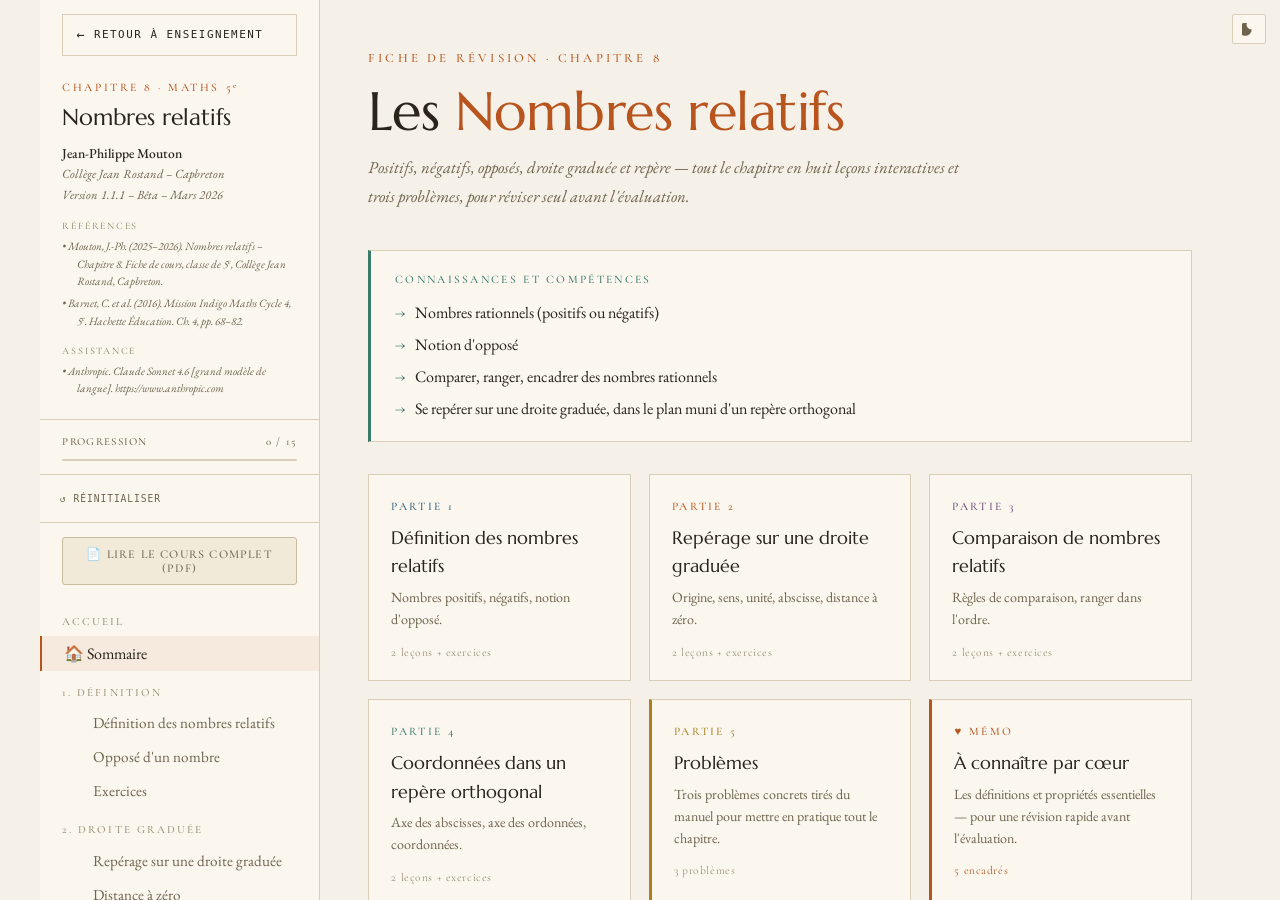
<file: public/fiches/5e-ch08-nombres-relatifs.html>
<!DOCTYPE html>
<html lang="fr">
<head>
<meta charset="UTF-8">
<meta name="viewport" content="width=device-width, initial-scale=1.0">
<title>Chapitre 8 — Nombres relatifs · 5e · J.-Ph. Mouton</title>
<link rel="icon" href="/favicons/teaching.ico" sizes="any" />
<link rel="icon" type="image/png" sizes="32x32" href="/favicons/teaching-32.png" />
<link rel="apple-touch-icon" href="/favicons/teaching-180.png" />
<link rel="preconnect" href="https://fonts.googleapis.com">
<link rel="preconnect" href="https://fonts.gstatic.com" crossorigin>
<link href="https://fonts.googleapis.com/css2?family=Marcellus&family=Cormorant+Garamond:ital,wght@0,400;0,500;0,600;1,400;1,500&family=EB+Garamond:ital,wght@0,400;0,500;0,600;1,400;1,500&display=swap" rel="stylesheet">
<script src="fiche-theme.js"></script>
<link rel="stylesheet" href="fiche-theme.css?v=1777411759831">
<script src="fiche-pdf-viewer.js" defer></script>
</head>
<body>

<button class="hamburger" onclick="toggleSidebar()">☰</button>

<div id="sidebar">
  <a class="sb-back" href="/teaching"><span class="arrow">←</span> Retour à Enseignement</a>
  <div class="sb-header">
    <div class="sb-eyebrow">Chapitre 8 · Maths 5<sup>e</sup></div>
    <div class="sb-title">Nombres relatifs</div>
    <div class="sb-meta">
      <div class="sb-author">Jean-Philippe Mouton</div>
      <div class="sb-institution">Collège Jean Rostand – Capbreton</div>
      <div class="sb-date">Version 1.1.1 – Bêta – Mars 2026</div>
      <div class="sb-section-title">Références</div>
      <span class="sb-ref">• Mouton, J.-Ph. (2025–2026). <em>Nombres relatifs – Chapitre 8</em>. Fiche de cours, classe de 5<sup>e</sup>, Collège Jean Rostand, Capbreton.</span>
      <span class="sb-ref">• Barnet, C. et al. (2016). <em>Mission Indigo Maths Cycle 4, 5<sup>e</sup></em>. Hachette Éducation. Ch. 4, pp. 68–82.</span>
      <div class="sb-section-title">Assistance</div>
      <span class="sb-assist">• Anthropic. <em>Claude Sonnet 4.6</em> [grand modèle de langue]. https://www.anthropic.com</span>
    </div>
  </div>
  <div class="progress-wrap">
    <div class="progress-label"><span>Progression</span><span id="prog-text">0 / 15</span></div>
    <div class="progress-bar"><div class="progress-fill" id="prog-fill" style="width:0%"></div></div>
  </div>
  <div style="padding:0.4rem 1.25rem 0.7rem;border-bottom:1px solid var(--border);">
    <button onclick="resetProgress()" style="font-family:'IBM Plex Mono',monospace;font-size:0.6rem;letter-spacing:0.1em;color:var(--dim);background:none;border:none;cursor:pointer;padding:0;text-transform:uppercase;">↺ Réinitialiser</button>
  </div>
  <button class="sb-course" type="button" onclick="openPdf('../cours/5e-ch08-nombres-relatifs.pdf', 'Chapitre 8 — Nombres relatifs · Cours complet')">📄 Lire le cours complet (PDF)</button>
  <nav>
    <div class="nav-section">Accueil</div>
    <div class="nav-item nav-home active" data-page="home" onclick="go(this)">🏠 Sommaire</div>
    <div class="nav-section">1. Définition</div>
    <div class="nav-item" data-page="p1l1" onclick="go(this)"><span class="nav-check" id="chk-p1l1"></span>Définition des nombres relatifs</div>
    <div class="nav-item" data-page="p1l2" onclick="go(this)"><span class="nav-check" id="chk-p1l2"></span>Opposé d'un nombre</div>
    <div class="nav-item" data-page="p1l3" onclick="go(this)"><span class="nav-check" id="chk-p1l3"></span>Exercices</div>
    <div class="nav-section">2. Droite graduée</div>
    <div class="nav-item" data-page="p2l1" onclick="go(this)"><span class="nav-check" id="chk-p2l1"></span>Repérage sur une droite graduée</div>
    <div class="nav-item" data-page="p2l2" onclick="go(this)"><span class="nav-check" id="chk-p2l2"></span>Distance à zéro</div>
    <div class="nav-item" data-page="p2l3" onclick="go(this)"><span class="nav-check" id="chk-p2l3"></span>Exercices</div>
    <div class="nav-section">3. Comparaison</div>
    <div class="nav-item" data-page="p3l1" onclick="go(this)"><span class="nav-check" id="chk-p3l1"></span>Comparaison de nombres relatifs</div>
    <div class="nav-item" data-page="p3l2" onclick="go(this)"><span class="nav-check" id="chk-p3l2"></span>Ranger des nombres</div>
    <div class="nav-item" data-page="p3l3" onclick="go(this)"><span class="nav-check" id="chk-p3l3"></span>Exercices</div>
    <div class="nav-section">4. Repère orthogonal</div>
    <div class="nav-item" data-page="p4l1" onclick="go(this)"><span class="nav-check" id="chk-p4l1"></span>Coordonnées dans un repère</div>
    <div class="nav-item" data-page="p4l2" onclick="go(this)"><span class="nav-check" id="chk-p4l2"></span>Coordonnées d'un point</div>
    <div class="nav-item" data-page="p4l3" onclick="go(this)"><span class="nav-check" id="chk-p4l3"></span>Exercices</div>
    <div class="nav-section">5. Problèmes</div>
    <div class="nav-item" data-page="pb1" onclick="go(this)"><span class="nav-check" id="chk-pb1"></span>🏔️ Le puits</div>
    <div class="nav-item" data-page="pb2" onclick="go(this)"><span class="nav-check" id="chk-pb2"></span>🌍 Décalage horaire</div>
    <div class="nav-item" data-page="pb3" onclick="go(this)"><span class="nav-check" id="chk-pb3"></span>📍 Coordonnées GPS</div>
    <div class="nav-section" style="margin-top:0.8rem">Mémo</div>
    <div class="nav-item" data-page="memo" onclick="go(this)" style="color:var(--orange)"><span class="nav-check"></span>♥ À connaître par cœur</div>
  </nav>
</div>

<div id="main">

<!-- HOME -->
<div class="page active" id="page-home">
  <div class="home-hero">
    <div class="home-eyebrow">Fiche de révision · Chapitre 8</div>
    <h1>Les <strong>Nombres relatifs</strong></h1>
    <p>Positifs, négatifs, opposés, droite graduée et repère — tout le chapitre en huit leçons interactives et trois problèmes, pour réviser seul avant l'évaluation.</p>
  </div>
  <div class="objectives-box">
    <div class="ob-label">Connaissances et compétences</div>
    <ul>
      <li>Nombres rationnels (positifs ou négatifs)</li>
      <li>Notion d'opposé</li>
      <li>Comparer, ranger, encadrer des nombres rationnels</li>
      <li>Se repérer sur une droite graduée, dans le plan muni d'un repère orthogonal</li>
    </ul>
  </div>
  <div class="section-cards">
    <div class="section-card sc-1" onclick="go(null,'p1l1')">
      <div class="sc-tag">Partie 1</div>
      <h3>Définition des nombres relatifs</h3>
      <p>Nombres positifs, négatifs, notion d'opposé.</p>
      <div class="sc-count">2 leçons + exercices</div>
    </div>
    <div class="section-card sc-2" onclick="go(null,'p2l1')">
      <div class="sc-tag">Partie 2</div>
      <h3>Repérage sur une droite graduée</h3>
      <p>Origine, sens, unité, abscisse, distance à zéro.</p>
      <div class="sc-count">2 leçons + exercices</div>
    </div>
    <div class="section-card sc-3" onclick="go(null,'p3l1')">
      <div class="sc-tag">Partie 3</div>
      <h3>Comparaison de nombres relatifs</h3>
      <p>Règles de comparaison, ranger dans l'ordre.</p>
      <div class="sc-count">2 leçons + exercices</div>
    </div>
    <div class="section-card sc-4" onclick="go(null,'p4l1')">
      <div class="sc-tag">Partie 4</div>
      <h3>Coordonnées dans un repère orthogonal</h3>
      <p>Axe des abscisses, axe des ordonnées, coordonnées.</p>
      <div class="sc-count">2 leçons + exercices</div>
    </div>
    <div class="section-card" style="border-left:3px solid var(--yellow)" onclick="go(null,'pb1')">
      <div class="sc-tag" style="color:var(--yellow)">Partie 5</div>
      <h3>Problèmes</h3>
      <p>Trois problèmes concrets tirés du manuel pour mettre en pratique tout le chapitre.</p>
      <div class="sc-count">3 problèmes</div>
    </div>
    <div class="section-card" style="border-left:3px solid var(--orange)" onclick="go(null,'memo')">
      <div class="sc-tag" style="color:var(--orange)">♥ Mémo</div>
      <h3>À connaître par cœur</h3>
      <p>Les définitions et propriétés essentielles — pour une révision rapide avant l'évaluation.</p>
      <div class="sc-count" style="color:var(--orange)">5 encadrés</div>
    </div>
  </div>
</div>

<!-- P1L1 -->
<div class="page" id="page-p1l1">
  <div class="lesson-header">
    <div class="lesson-tag tag-blue">Partie 1 · Leçon 1</div>
    <h1>Définition des nombres relatifs</h1>
    <p class="lesson-intro">Les nombres que tu connais déjà (1, 2, 3…) ne suffisent pas pour tout mesurer. Comment noter une température négative ou une profondeur sous l'eau ?</p>
  </div>
  <div class="section-divider">L'idée de départ</div>
  <p>Jusqu'à présent, tu as surtout utilisé des nombres <strong>positifs</strong> : 5, 12, 0,7… Mais certaines situations nécessitent de nouveaux nombres :</p>
  <p>• Une température de <strong>−3 °C</strong> est en dessous de zéro.</p>
  <p>• Un sous-marin à <strong>−200 m</strong> est sous le niveau de la mer.</p>
  <p>• Un compte bancaire à <strong>−50 €</strong> est à découvert.</p>
  <p>Ces nombres avec un signe « − » s'appellent les <strong>nombres négatifs</strong>.</p>
  <div class="section-divider">Définitions</div>
  <div class="callout c-blue">
    <div class="c-label">Définitions</div>
    <p>• Les <strong>nombres positifs</strong> sont les nombres <strong>supérieurs ou égaux à 0</strong>.<br>Un nombre positif s'écrit avec le <strong>signe +</strong> (« plus ») ou s'écrit sans signe.</p>
    <p>• Les <strong>nombres négatifs</strong> sont les nombres <strong>inférieurs ou égaux à 0</strong>.<br>Un nombre négatif s'écrit avec le <strong>signe −</strong> (« moins »).</p>
    <p>• Nombres positifs et nombres négatifs constituent les <strong>nombres relatifs</strong>.</p>
    <p>• Le seul nombre relatif à la fois positif et négatif est le nombre <strong>0</strong>. Ainsi <strong>0 = +0 = −0</strong>.</p>
  </div>
  <div class="example">
    <div class="ex-label">Exemples</div>
    <p>• <strong>+7</strong> ou <strong>7</strong> : nombre positif (supérieur à 0)</p>
    <p>• <strong>−3</strong> : nombre négatif (inférieur à 0)</p>
    <p>• <strong>0</strong> : ni positif non nul, ni négatif non nul — c'est le seul nombre à la fois positif et négatif</p>
  </div>
  <div class="retenir">
    <div class="r-icon">⭐</div>
    <div class="r-content"><strong>À retenir :</strong> un nombre relatif s'écrit avec un <strong>signe</strong> (+ ou −) suivi d'une <strong>partie numérique</strong>. Pour les nombres positifs, le signe + peut ne pas être écrit : 7 et +7 désignent le même nombre. La partie numérique s'appelle aussi <strong>valeur absolue</strong>.</div>
  </div>
  <div class="quiz"><div class="quiz-header"><div class="quiz-badge">Quiz 1</div><div class="quiz-q" id="qq-p1l1"></div></div><div class="quiz-options" id="qo-p1l1"></div><div class="quiz-feedback" id="qfb-p1l1"></div></div>
  <div class="quiz"><div class="quiz-header"><div class="quiz-badge">Quiz 2</div><div class="quiz-q" id="qq-p1l1q2"></div></div><div class="quiz-options" id="qo-p1l1q2"></div><div class="quiz-feedback" id="qfb-p1l1q2"></div></div>
  <div class="quiz"><div class="quiz-header"><div class="quiz-badge">Quiz 3</div><div class="quiz-q" id="qq-p1l1q3"></div></div><div class="quiz-options" id="qo-p1l1q3"></div><div class="quiz-feedback" id="qfb-p1l1q3"></div></div>
  <div class="quiz"><div class="quiz-header"><div class="quiz-badge">Quiz 4</div><div class="quiz-q" id="qq-p1l1q4"></div></div><div class="quiz-options" id="qo-p1l1q4"></div><div class="quiz-feedback" id="qfb-p1l1q4"></div></div>
  <div class="lesson-nav">
    <button class="nav-btn" onclick="go(null,'home')">← Précédent</button>
    <button class="nav-btn" onclick="go(null,'home')">🏠 Sommaire</button>
    <button class="nav-btn primary" onclick="markDone('p1l1');go(null,'p1l2')">Suivant →</button>
  </div>
</div>

<!-- P1L2 -->
<div class="page" id="page-p1l2">
  <div class="lesson-header">
    <div class="lesson-tag tag-blue">Partie 1 · Leçon 2</div>
    <h1>Opposé d'un nombre</h1>
    <p class="lesson-intro">Chaque nombre relatif a un « jumeau » de l'autre côté de zéro. On l'appelle son opposé.</p>
  </div>
  <div class="section-divider">L'idée de l'opposé</div>
  <p>Imagine une droite graduée avec le zéro pour origine. Les nombres <strong>+3</strong> et <strong>−3</strong> sont à égale distance de zéro, mais de part et d'autre. Ce sont des <strong>opposés</strong>.</p>
  <p>Si tu additionnes un nombre et son opposé, tu retombes toujours sur zéro : <strong>3 + (−3) = 0</strong>.</p>
  <div class="section-divider">Définition</div>
  <div class="callout c-blue">
    <div class="c-label">Définition : opposé d'un nombre</div>
    <p>Deux nombres relatifs sont dits <strong>opposés</strong> si leur somme est nulle.</p>
    <p>Pour tout nombre relatif <em class="var">a</em>, l'opposé de <em class="var">a</em> est noté <strong>opp(<em class="var">a</em>)</strong> ou <strong>−<em class="var">a</em></strong>.</p>
  </div>
  <div class="example">
    <div class="ex-label">Exemples</div>
    <p>• L'opposé de <strong>+5</strong> est <strong>−5</strong>, car 5 + (−5) = 0.</p>
    <p>• L'opposé de <strong>−7</strong> est <strong>+7</strong>, car (−7) + 7 = 0.</p>
    <p>• L'opposé de <strong>0</strong> est <strong>0</strong>, car 0 + 0 = 0.</p>
  </div>
  <div class="section-divider">Propriété importante</div>
  <div class="callout c-orange">
    <div class="c-label">Remarque</div>
    <p>Pour tout nombre <em class="var">a</em>, l'opposé de l'opposé de <em class="var">a</em> est <em class="var">a</em>, donc : <strong>−(−<em class="var">a</em>) = <em class="var">a</em></strong></p>
  </div>
  <div class="retenir">
    <div class="r-icon">⭐</div>
    <div class="r-content"><strong>À retenir :</strong> l'opposé de l'opposé d'un nombre, c'est le nombre lui-même. Exemple : −(−5) = 5.</div>
  </div>
  <div class="fraction-builder">
    <div class="tool-label">Outil · Visualise les opposés sur la droite</div>
    <div class="tool-hint">Clique sur les boutons pour changer le nombre et observer son opposé.</div>
    <div class="number-line">
      <svg width="500" height="70" viewBox="0 0 500 70" id="opp-svg">
        <line x1="20" y1="35" x2="480" y2="35" stroke="#30363d" stroke-width="2"/>
        <polygon points="480,30 490,35 480,40" fill="#30363d"/>
        <line x1="250" y1="25" x2="250" y2="45" stroke="#7d8590" stroke-width="2"/>
        <text x="250" y="60" text-anchor="middle" font-family="IBM Plex Mono" font-size="11" fill="#7d8590">0</text>
        <circle id="opp-pos" cx="365" cy="35" r="8" fill="#56d364"/>
        <text id="opp-pos-label" x="365" y="20" text-anchor="middle" font-family="IBM Plex Mono" font-size="11" fill="#56d364">+5</text>
        <circle id="opp-neg" cx="135" cy="35" r="8" fill="#e05c5c"/>
        <text id="opp-neg-label" x="135" y="20" text-anchor="middle" font-family="IBM Plex Mono" font-size="11" fill="#e05c5c">−5</text>
      </svg>
    </div>
    <div class="fb-controls">
      <button class="tool-btn" onclick="oppChange(-1)">−</button>
      <button class="tool-btn" onclick="oppChange(1)">+</button>
    </div>
    <div class="fb-info" id="opp-info">+5 et −5 sont opposés : leur somme est 0 ✓</div>
  </div>
  <div class="quiz"><div class="quiz-header"><div class="quiz-badge">Quiz 1</div><div class="quiz-q" id="qq-p1l2"></div></div><div class="quiz-options" id="qo-p1l2"></div><div class="quiz-feedback" id="qfb-p1l2"></div></div>
  <div class="quiz"><div class="quiz-header"><div class="quiz-badge">Quiz 2</div><div class="quiz-q" id="qq-p1l2q2"></div></div><div class="quiz-options" id="qo-p1l2q2"></div><div class="quiz-feedback" id="qfb-p1l2q2"></div></div>
  <div class="quiz"><div class="quiz-header"><div class="quiz-badge">Quiz 3</div><div class="quiz-q" id="qq-p1l2q3"></div></div><div class="quiz-options" id="qo-p1l2q3"></div><div class="quiz-feedback" id="qfb-p1l2q3"></div></div>
  <div class="quiz"><div class="quiz-header"><div class="quiz-badge">Quiz 4</div><div class="quiz-q" id="qq-p1l2q4"></div></div><div class="quiz-options" id="qo-p1l2q4"></div><div class="quiz-feedback" id="qfb-p1l2q4"></div></div>
  <div class="lesson-nav">
    <button class="nav-btn" onclick="go(null,'p1l1')">← Précédent</button>
    <button class="nav-btn" onclick="go(null,'home')">🏠 Sommaire</button>
    <button class="nav-btn primary" onclick="markDone('p1l2');go(null,'p1l3')">Suivant →</button>
  </div>
</div>

<!-- P1L3 -->
<div class="page" id="page-p1l3">
  <div class="lesson-header">
    <div class="lesson-tag tag-blue">Partie 1 · Exercices</div>
    <h1>Exercices — Définition</h1>
    <p class="lesson-intro">Quatre exercices pour vérifier que tu maîtrises les notions de nombre positif, négatif et d'opposé.</p>
  </div>
  <div class="section-divider">Entraîne-toi</div>
  <div class="quiz"><div class="quiz-header"><div class="quiz-badge">Ex 1</div><div class="quiz-q" id="qq-p1l3a"></div></div><div class="quiz-options" id="qo-p1l3a"></div><div class="quiz-feedback" id="qfb-p1l3a"></div></div>
  <div class="quiz"><div class="quiz-header"><div class="quiz-badge">Ex 2</div><div class="quiz-q" id="qq-p1l3b"></div></div><div class="quiz-options" id="qo-p1l3b"></div><div class="quiz-feedback" id="qfb-p1l3b"></div></div>
  <div class="quiz"><div class="quiz-header"><div class="quiz-badge">Ex 3</div><div class="quiz-q" id="qq-p1l3c"></div></div><div class="quiz-options" id="qo-p1l3c"></div><div class="quiz-feedback" id="qfb-p1l3c"></div></div>
  <div class="quiz"><div class="quiz-header"><div class="quiz-badge">Ex 4</div><div class="quiz-q" id="qq-p1l3d"></div></div><div class="quiz-options" id="qo-p1l3d"></div><div class="quiz-feedback" id="qfb-p1l3d"></div></div>
  <div class="lesson-nav">
    <button class="nav-btn" onclick="go(null,'p1l2')">← Précédent</button>
    <button class="nav-btn" onclick="go(null,'home')">🏠 Sommaire</button>
    <button class="nav-btn primary" onclick="markDone('p1l3');go(null,'p2l1')">Partie suivante →</button>
  </div>
</div>

<!-- P2L1 -->
<div class="page" id="page-p2l1">
  <div class="lesson-header">
    <div class="lesson-tag tag-orange">Partie 2 · Leçon 1</div>
    <h1>Repérage sur une droite graduée</h1>
    <p class="lesson-intro">Pour visualiser les nombres relatifs, on les place sur une droite. Chaque nombre correspond à un point unique.</p>
  </div>
  <div class="section-divider">L'idée de départ</div>
  <p>Imagine une règle infinie, avec le zéro au milieu. À droite du zéro, on place les nombres positifs (+1, +2, +3…). À gauche, les nombres négatifs (−1, −2, −3…).</p>
  <p>Cette « règle infinie » s'appelle une <strong>droite graduée</strong>.</p>
  <div class="section-divider">Définition</div>
  <div class="callout c-orange">
    <div class="c-label">Définition</div>
    <p>Une <strong>droite graduée</strong> est une droite sur laquelle on fixe :</p>
    <p>• un point appelé <strong>origine</strong> de la droite graduée ;</p>
    <p>• un <strong>sens</strong>, indiqué par une flèche ;</p>
    <p>• une <strong>unité de longueur</strong> que l'on reporte régulièrement de part et d'autre de l'origine.</p>
  </div>
  <div class="number-line">
    <svg width="500" height="58" viewBox="0 0 500 58">
      <line x1="20" y1="33" x2="480" y2="33" stroke="#30363d" stroke-width="2"/>
      <polygon points="480,28 490,33 480,38" fill="#f0883e"/>
      <line x1="250" y1="26" x2="250" y2="40" stroke="#56d364" stroke-width="2.5"/>
      <text x="250" y="52" text-anchor="middle" font-family="IBM Plex Mono" font-size="11" fill="#56d364">0</text>
      <text x="250" y="18" text-anchor="middle" font-family="IBM Plex Mono" font-size="9" fill="#56d364">O</text>
      <line x1="135" y1="28" x2="135" y2="38" stroke="#79c0ff" stroke-width="1.5"/>
      <text x="135" y="52" text-anchor="middle" font-family="IBM Plex Mono" font-size="10" fill="#79c0ff">−5</text>
      <line x1="365" y1="28" x2="365" y2="38" stroke="#79c0ff" stroke-width="1.5"/>
      <text x="365" y="52" text-anchor="middle" font-family="IBM Plex Mono" font-size="10" fill="#79c0ff">+5</text>
      <line x1="192" y1="28" x2="192" y2="38" stroke="#4d5562" stroke-width="1"/>
      <line x1="308" y1="28" x2="308" y2="38" stroke="#4d5562" stroke-width="1"/>
      <text x="30" y="18" font-family="IBM Plex Mono" font-size="9" fill="#7d8590">négatifs</text>
      <text x="420" y="18" font-family="IBM Plex Mono" font-size="9" fill="#7d8590">positifs</text>
    </svg>
  </div>
  <div class="section-divider">Propriété</div>
  <div class="callout c-blue">
    <div class="c-label">Propriété</div>
    <p>Sur une droite graduée, chaque point de la droite est repéré par un nombre relatif appelé <strong>abscisse</strong> du point, à chaque nombre relatif correspond un point de la droite.</p>
    <p>Le point origine (en général nommé <em class="var">O</em>) a toujours pour abscisse le nombre <strong>0</strong>.</p>
  </div>
  <div class="example">
    <div class="ex-label">Exemples</div>
    <p>• Le point A d'abscisse <strong>+3</strong> est situé à 3 unités à droite de l'origine.</p>
    <p>• Le point B d'abscisse <strong>−2</strong> est situé à 2 unités à gauche de l'origine.</p>
    <p>• L'origine O a pour abscisse <strong>0</strong>.</p>
  </div>
  <div class="retenir">
    <div class="r-icon">⭐</div>
    <div class="r-content"><strong>À retenir :</strong> sur une droite graduée, les nombres positifs sont à <strong>droite</strong> de l'origine, les nombres négatifs sont à <strong>gauche</strong>.</div>
  </div>
  <div class="quiz"><div class="quiz-header"><div class="quiz-badge">Quiz 1</div><div class="quiz-q" id="qq-p2l1"></div></div><div class="quiz-options" id="qo-p2l1"></div><div class="quiz-feedback" id="qfb-p2l1"></div></div>
  <div class="quiz"><div class="quiz-header"><div class="quiz-badge">Quiz 2</div><div class="quiz-q" id="qq-p2l1q2"></div></div><div class="quiz-options" id="qo-p2l1q2"></div><div class="quiz-feedback" id="qfb-p2l1q2"></div></div>
  <div class="quiz"><div class="quiz-header"><div class="quiz-badge">Quiz 3</div><div class="quiz-q" id="qq-p2l1q3"></div></div><div class="quiz-options" id="qo-p2l1q3"></div><div class="quiz-feedback" id="qfb-p2l1q3"></div></div>
  <div class="quiz"><div class="quiz-header"><div class="quiz-badge">Quiz 4</div><div class="quiz-q" id="qq-p2l1q4"></div></div><div class="quiz-options" id="qo-p2l1q4"></div><div class="quiz-feedback" id="qfb-p2l1q4"></div></div>
  <div class="lesson-nav">
    <button class="nav-btn" onclick="go(null,'p1l3')">← Précédent</button>
    <button class="nav-btn" onclick="go(null,'home')">🏠 Sommaire</button>
    <button class="nav-btn primary" onclick="markDone('p2l1');go(null,'p2l2')">Suivant →</button>
  </div>
</div>

<!-- P2L2 -->
<div class="page" id="page-p2l2">
  <div class="lesson-header">
    <div class="lesson-tag tag-orange">Partie 2 · Leçon 2</div>
    <h1>Distance à zéro</h1>
    <p class="lesson-intro">La distance à zéro mesure l'écart entre un nombre et l'origine — elle est toujours positive.</p>
  </div>
  <div class="section-divider">L'idée de distance</div>
  <p>Sur une droite graduée, le nombre <strong>−5</strong> est à 5 unités de l'origine. Le nombre <strong>+5</strong> aussi ! La <strong>distance à zéro</strong> ne tient pas compte du signe : elle mesure uniquement « combien de pas » séparent le nombre de l'origine.</p>
  <div class="section-divider">Propriété</div>
  <div class="callout c-orange">
    <div class="c-label">Propriété</div>
    <p>Les nombres <strong>opposés</strong> ont la même <strong>distance à zéro</strong>.</p>
  </div>
  <div class="callout c-blue">
    <div class="c-label">Remarque</div>
    <p>La distance à zéro d'un nombre est égale à sa <strong>valeur absolue</strong>, c'est-à-dire sa partie numérique (voir Partie 1).</p>
  </div>
  <div class="example">
    <div class="ex-label">Exemples</div>
    <p>• Les nombres opposés <strong>+2</strong> et <strong>−2</strong> ont la même distance à zéro (égale à 2).</p>
    <p>• La distance à zéro de <strong>−7</strong> est <strong>7</strong>.</p>
    <p>• La distance à zéro de <strong>+3,5</strong> est <strong>3,5</strong>.</p>
  </div>
  <div class="retenir">
    <div class="r-icon">⭐</div>
    <div class="r-content"><strong>À retenir :</strong> la distance à zéro est toujours <strong>positive</strong>. Pour la trouver, on « enlève » le signe − s'il y en a un.</div>
  </div>
  <div class="quiz"><div class="quiz-header"><div class="quiz-badge">Quiz 1</div><div class="quiz-q" id="qq-p2l2"></div></div><div class="quiz-options" id="qo-p2l2"></div><div class="quiz-feedback" id="qfb-p2l2"></div></div>
  <div class="quiz"><div class="quiz-header"><div class="quiz-badge">Quiz 2</div><div class="quiz-q" id="qq-p2l2q2"></div></div><div class="quiz-options" id="qo-p2l2q2"></div><div class="quiz-feedback" id="qfb-p2l2q2"></div></div>
  <div class="quiz"><div class="quiz-header"><div class="quiz-badge">Quiz 3</div><div class="quiz-q" id="qq-p2l2q3"></div></div><div class="quiz-options" id="qo-p2l2q3"></div><div class="quiz-feedback" id="qfb-p2l2q3"></div></div>
  <div class="quiz"><div class="quiz-header"><div class="quiz-badge">Quiz 4</div><div class="quiz-q" id="qq-p2l2q4"></div></div><div class="quiz-options" id="qo-p2l2q4"></div><div class="quiz-feedback" id="qfb-p2l2q4"></div></div>
  <div class="lesson-nav">
    <button class="nav-btn" onclick="go(null,'p2l1')">← Précédent</button>
    <button class="nav-btn" onclick="go(null,'home')">🏠 Sommaire</button>
    <button class="nav-btn primary" onclick="markDone('p2l2');go(null,'p2l3')">Suivant →</button>
  </div>
</div>

<!-- P2L3 -->
<div class="page" id="page-p2l3">
  <div class="lesson-header">
    <div class="lesson-tag tag-orange">Partie 2 · Exercices</div>
    <h1>Exercices — Droite graduée</h1>
    <p class="lesson-intro">Quatre exercices sur le repérage et la distance à zéro.</p>
  </div>
  <div class="section-divider">Entraîne-toi</div>
  <div class="quiz"><div class="quiz-header"><div class="quiz-badge">Ex 1</div><div class="quiz-q" id="qq-p2l3a"></div></div><div class="quiz-options" id="qo-p2l3a"></div><div class="quiz-feedback" id="qfb-p2l3a"></div></div>
  <div class="quiz"><div class="quiz-header"><div class="quiz-badge">Ex 2</div><div class="quiz-q" id="qq-p2l3b"></div></div><div class="quiz-options" id="qo-p2l3b"></div><div class="quiz-feedback" id="qfb-p2l3b"></div></div>
  <div class="quiz"><div class="quiz-header"><div class="quiz-badge">Ex 3</div><div class="quiz-q" id="qq-p2l3c"></div></div><div class="quiz-options" id="qo-p2l3c"></div><div class="quiz-feedback" id="qfb-p2l3c"></div></div>
  <div class="quiz"><div class="quiz-header"><div class="quiz-badge">Ex 4</div><div class="quiz-q" id="qq-p2l3d"></div></div><div class="quiz-options" id="qo-p2l3d"></div><div class="quiz-feedback" id="qfb-p2l3d"></div></div>
  <div class="lesson-nav">
    <button class="nav-btn" onclick="go(null,'p2l2')">← Précédent</button>
    <button class="nav-btn" onclick="go(null,'home')">🏠 Sommaire</button>
    <button class="nav-btn primary" onclick="markDone('p2l3');go(null,'p3l1')">Partie suivante →</button>
  </div>
</div>

<!-- P3L1 -->
<div class="page" id="page-p3l1">
  <div class="lesson-header">
    <div class="lesson-tag tag-purple">Partie 3 · Leçon 1</div>
    <h1>Comparaison de nombres relatifs</h1>
    <p class="lesson-intro">Comparer deux nombres relatifs, c'est déterminer lequel est le plus grand. Trois règles simples suffisent.</p>
  </div>
  <div class="section-divider">L'idée de base</div>
  <p>Sur une droite graduée, le nombre le plus grand est toujours <strong>le plus à droite</strong>. C'est le point de départ pour comparer des nombres relatifs.</p>
  <p>Mais attention aux nombres négatifs : <strong>−1</strong> est plus grand que <strong>−5</strong>, même si 1 &lt; 5 !</p>
  <div class="section-divider">Les trois règles</div>
  <div class="callout c-purple">
    <div class="c-label">Règles</div>
    <p>• Un nombre positif non nul est toujours <strong>supérieur</strong> à un nombre négatif non nul.</p>
    <p>• <strong>Si deux nombres sont positifs</strong> alors le plus éloigné de zéro est le plus grand.</p>
    <p>• <strong>Si deux nombres sont négatifs</strong> alors le plus près de zéro est le plus grand.</p>
  </div>
  <div class="example">
    <div class="ex-label">Exemples</div>
    <p>• −1,7 est négatif non nul et 0,4 est positif non nul. Donc <strong>0,4 > −1,7</strong>.</p>
    <p>• −1,8 et −2,4 sont négatifs. −1,8 est le plus près de 0. Donc <strong>−1,8 > −2,4</strong>.</p>
    <p>• +3 et +7 sont positifs. 7 est le plus éloigné de 0. Donc <strong>+7 > +3</strong>.</p>
  </div>
  <div class="retenir">
    <div class="r-icon">⭐</div>
    <div class="r-content"><strong>À retenir :</strong> pour les négatifs, c'est « l'inverse » de ce qu'on pourrait croire : <strong>−1 > −100</strong> car −1 est plus proche de zéro.</div>
  </div>
  <div class="quiz"><div class="quiz-header"><div class="quiz-badge">Quiz 1</div><div class="quiz-q" id="qq-p3l1"></div></div><div class="quiz-options" id="qo-p3l1"></div><div class="quiz-feedback" id="qfb-p3l1"></div></div>
  <div class="quiz"><div class="quiz-header"><div class="quiz-badge">Quiz 2</div><div class="quiz-q" id="qq-p3l1q2"></div></div><div class="quiz-options" id="qo-p3l1q2"></div><div class="quiz-feedback" id="qfb-p3l1q2"></div></div>
  <div class="quiz"><div class="quiz-header"><div class="quiz-badge">Quiz 3</div><div class="quiz-q" id="qq-p3l1q3"></div></div><div class="quiz-options" id="qo-p3l1q3"></div><div class="quiz-feedback" id="qfb-p3l1q3"></div></div>
  <div class="quiz"><div class="quiz-header"><div class="quiz-badge">Quiz 4</div><div class="quiz-q" id="qq-p3l1q4"></div></div><div class="quiz-options" id="qo-p3l1q4"></div><div class="quiz-feedback" id="qfb-p3l1q4"></div></div>
  <div class="lesson-nav">
    <button class="nav-btn" onclick="go(null,'p2l3')">← Précédent</button>
    <button class="nav-btn" onclick="go(null,'home')">🏠 Sommaire</button>
    <button class="nav-btn primary" onclick="markDone('p3l1');go(null,'p3l2')">Suivant →</button>
  </div>
</div>

<!-- P3L2 -->
<div class="page" id="page-p3l2">
  <div class="lesson-header">
    <div class="lesson-tag tag-purple">Partie 3 · Leçon 2</div>
    <h1>Ranger des nombres relatifs</h1>
    <p class="lesson-intro">Ranger des nombres, c'est les mettre dans l'ordre — croissant ou décroissant. Avec les nombres négatifs, il faut être vigilant !</p>
  </div>
  <div class="section-divider">Rappel</div>
  <div class="callout c-purple">
    <div class="c-label">Rappel</div>
    <p>• <strong>Ordre croissant</strong> : du plus petit au plus grand.</p>
    <p>• <strong>Ordre décroissant</strong> : du plus grand au plus petit.</p>
  </div>
  <div class="section-divider">Méthode</div>
  <p>Pour ranger des nombres relatifs, on peut les placer mentalement sur une droite graduée. Le plus à gauche est le plus petit, le plus à droite est le plus grand.</p>
  <div class="example">
    <div class="ex-label">Exemple</div>
    <p>Ranger dans l'ordre croissant : −3, +1, −7, +4, 0</p>
    <p>Sur la droite : −7 est le plus à gauche, puis −3, puis 0, puis +1, puis +4.</p>
    <p>Ordre croissant : <strong>−7 &lt; −3 &lt; 0 &lt; +1 &lt; +4</strong></p>
  </div>
  <div class="retenir">
    <div class="r-icon">⭐</div>
    <div class="r-content"><strong>À retenir :</strong> tous les nombres négatifs sont plus petits que tous les nombres positifs. Le plus petit est le négatif « le plus grand en valeur absolue ».</div>
  </div>
  <div class="quiz"><div class="quiz-header"><div class="quiz-badge">Quiz 1</div><div class="quiz-q" id="qq-p3l2"></div></div><div class="quiz-options" id="qo-p3l2"></div><div class="quiz-feedback" id="qfb-p3l2"></div></div>
  <div class="quiz"><div class="quiz-header"><div class="quiz-badge">Quiz 2</div><div class="quiz-q" id="qq-p3l2q2"></div></div><div class="quiz-options" id="qo-p3l2q2"></div><div class="quiz-feedback" id="qfb-p3l2q2"></div></div>
  <div class="quiz"><div class="quiz-header"><div class="quiz-badge">Quiz 3</div><div class="quiz-q" id="qq-p3l2q3"></div></div><div class="quiz-options" id="qo-p3l2q3"></div><div class="quiz-feedback" id="qfb-p3l2q3"></div></div>
  <div class="quiz"><div class="quiz-header"><div class="quiz-badge">Quiz 4</div><div class="quiz-q" id="qq-p3l2q4"></div></div><div class="quiz-options" id="qo-p3l2q4"></div><div class="quiz-feedback" id="qfb-p3l2q4"></div></div>
  <div class="lesson-nav">
    <button class="nav-btn" onclick="go(null,'p3l1')">← Précédent</button>
    <button class="nav-btn" onclick="go(null,'home')">🏠 Sommaire</button>
    <button class="nav-btn primary" onclick="markDone('p3l2');go(null,'p3l3')">Suivant →</button>
  </div>
</div>

<!-- P3L3 -->
<div class="page" id="page-p3l3">
  <div class="lesson-header">
    <div class="lesson-tag tag-purple">Partie 3 · Exercices</div>
    <h1>Exercices — Comparaison</h1>
    <p class="lesson-intro">Quatre exercices pour maîtriser la comparaison et le rangement des nombres relatifs.</p>
  </div>
  <div class="section-divider">Entraîne-toi</div>
  <div class="quiz"><div class="quiz-header"><div class="quiz-badge">Ex 1</div><div class="quiz-q" id="qq-p3l3a"></div></div><div class="quiz-options" id="qo-p3l3a"></div><div class="quiz-feedback" id="qfb-p3l3a"></div></div>
  <div class="quiz"><div class="quiz-header"><div class="quiz-badge">Ex 2</div><div class="quiz-q" id="qq-p3l3b"></div></div><div class="quiz-options" id="qo-p3l3b"></div><div class="quiz-feedback" id="qfb-p3l3b"></div></div>
  <div class="quiz"><div class="quiz-header"><div class="quiz-badge">Ex 3</div><div class="quiz-q" id="qq-p3l3c"></div></div><div class="quiz-options" id="qo-p3l3c"></div><div class="quiz-feedback" id="qfb-p3l3c"></div></div>
  <div class="quiz"><div class="quiz-header"><div class="quiz-badge">Ex 4</div><div class="quiz-q" id="qq-p3l3d"></div></div><div class="quiz-options" id="qo-p3l3d"></div><div class="quiz-feedback" id="qfb-p3l3d"></div></div>
  <div class="lesson-nav">
    <button class="nav-btn" onclick="go(null,'p3l2')">← Précédent</button>
    <button class="nav-btn" onclick="go(null,'home')">🏠 Sommaire</button>
    <button class="nav-btn primary" onclick="markDone('p3l3');go(null,'p4l1')">Partie suivante →</button>
  </div>
</div>

<!-- P4L1 -->
<div class="page" id="page-p4l1">
  <div class="lesson-header">
    <div class="lesson-tag tag-teal">Partie 4 · Leçon 1</div>
    <h1>Coordonnées dans un repère orthogonal</h1>
    <p class="lesson-intro">Pour repérer un point dans le plan (et non plus sur une droite), il faut deux droites graduées perpendiculaires.</p>
  </div>
  <div class="section-divider">L'idée de départ</div>
  <p>Une seule droite graduée permet de repérer des points <strong>sur une ligne</strong>. Mais comment repérer un point n'importe où dans le plan, comme sur une carte ?</p>
  <p>Il faut <strong>deux informations</strong> : la position horizontale et la position verticale. On utilise donc deux droites perpendiculaires.</p>
  <div class="section-divider">Définitions</div>
  <div class="callout c-teal">
    <div class="c-label">Définitions</div>
    <p>Un <strong>repère orthogonal</strong> du plan est formé par deux droites graduées <strong>perpendiculaires</strong>, et dont l'intersection est l'origine commune, appelée <strong>origine du repère</strong>.</p>
    <p>• La droite horizontale s'appelle l'<strong>axe des abscisses</strong>.</p>
    <p>• La droite verticale s'appelle l'<strong>axe des ordonnées</strong>.</p>
  </div>
  <div class="number-line">
    <svg width="340" height="220" viewBox="0 0 340 220">
      <line x1="30" y1="110" x2="310" y2="110" stroke="#39d5b0" stroke-width="2"/>
      <polygon points="310,105 320,110 310,115" fill="#39d5b0"/>
      <line x1="150" y1="200" x2="150" y2="20" stroke="#79c0ff" stroke-width="2"/>
      <polygon points="145,20 150,10 155,20" fill="#79c0ff"/>
      <circle cx="150" cy="110" r="4" fill="#56d364"/>
      <text x="160" y="125" font-family="IBM Plex Mono" font-size="11" fill="#56d364">O</text>
      <text x="295" y="100" font-family="IBM Plex Mono" font-size="9" fill="#39d5b0">abscisses</text>
      <text x="160" y="25" font-family="IBM Plex Mono" font-size="9" fill="#79c0ff">ordonnées</text>
      <line x1="190" y1="106" x2="190" y2="114" stroke="#e05c5c" stroke-width="1.5"/>
      <line x1="230" y1="106" x2="230" y2="114" stroke="#e05c5c" stroke-width="1.5"/>
      <line x1="270" y1="106" x2="270" y2="114" stroke="#e05c5c" stroke-width="1.5"/>
      <line x1="110" y1="106" x2="110" y2="114" stroke="#e05c5c" stroke-width="1.5"/>
      <line x1="70" y1="106" x2="70" y2="114" stroke="#e05c5c" stroke-width="1.5"/>
      <line x1="146" y1="70" x2="154" y2="70" stroke="#e05c5c" stroke-width="1.5"/>
      <line x1="146" y1="150" x2="154" y2="150" stroke="#e05c5c" stroke-width="1.5"/>
      <text x="190" y="132" text-anchor="middle" font-family="IBM Plex Mono" font-size="10" fill="#e05c5c">1</text>
      <text x="230" y="132" text-anchor="middle" font-family="IBM Plex Mono" font-size="10" fill="#e05c5c">2</text>
      <text x="110" y="132" text-anchor="middle" font-family="IBM Plex Mono" font-size="10" fill="#e05c5c">−1</text>
      <text x="70" y="132" text-anchor="middle" font-family="IBM Plex Mono" font-size="10" fill="#e05c5c">−2</text>
      <text x="130" y="73" text-anchor="middle" font-family="IBM Plex Mono" font-size="10" fill="#e05c5c">1</text>
      <text x="130" y="153" text-anchor="middle" font-family="IBM Plex Mono" font-size="10" fill="#e05c5c">−1</text>
    </svg>
  </div>
  <div class="example">
    <div class="ex-label">Vocabulaire</div>
    <p>• <strong>Orthogonal</strong> = perpendiculaire (les deux axes forment un angle droit).</p>
    <p>• L'<strong>origine O</strong> est le point d'intersection des deux axes.</p>
  </div>
  <div class="retenir">
    <div class="r-icon">⭐</div>
    <div class="r-content"><strong>À retenir :</strong> l'axe <strong>horizontal</strong> = abscisses, l'axe <strong>vertical</strong> = ordonnées. L'origine O est au croisement des deux.</div>
  </div>
  <div class="quiz"><div class="quiz-header"><div class="quiz-badge">Quiz 1</div><div class="quiz-q" id="qq-p4l1"></div></div><div class="quiz-options" id="qo-p4l1"></div><div class="quiz-feedback" id="qfb-p4l1"></div></div>
  <div class="quiz"><div class="quiz-header"><div class="quiz-badge">Quiz 2</div><div class="quiz-q" id="qq-p4l1q2"></div></div><div class="quiz-options" id="qo-p4l1q2"></div><div class="quiz-feedback" id="qfb-p4l1q2"></div></div>
  <div class="quiz"><div class="quiz-header"><div class="quiz-badge">Quiz 3</div><div class="quiz-q" id="qq-p4l1q3"></div></div><div class="quiz-options" id="qo-p4l1q3"></div><div class="quiz-feedback" id="qfb-p4l1q3"></div></div>
  <div class="quiz"><div class="quiz-header"><div class="quiz-badge">Quiz 4</div><div class="quiz-q" id="qq-p4l1q4"></div></div><div class="quiz-options" id="qo-p4l1q4"></div><div class="quiz-feedback" id="qfb-p4l1q4"></div></div>
  <div class="lesson-nav">
    <button class="nav-btn" onclick="go(null,'p3l3')">← Précédent</button>
    <button class="nav-btn" onclick="go(null,'home')">🏠 Sommaire</button>
    <button class="nav-btn primary" onclick="markDone('p4l1');go(null,'p4l2')">Suivant →</button>
  </div>
</div>

<!-- P4L2 -->
<div class="page" id="page-p4l2">
  <div class="lesson-header">
    <div class="lesson-tag tag-teal">Partie 4 · Leçon 2</div>
    <h1>Coordonnées d'un point</h1>
    <p class="lesson-intro">Pour repérer un point dans un repère, on lit deux nombres : son abscisse (horizontal) et son ordonnée (vertical).</p>
  </div>
  <div class="section-divider">Propriété</div>
  <div class="callout c-teal">
    <div class="c-label">Propriété</div>
    <p>Dans un repère orthogonal, tout point du plan est repéré par deux nombres relatifs :</p>
    <p>• son <strong>abscisse</strong> est lue sur l'axe des abscisses ;</p>
    <p>• son <strong>ordonnée</strong> est lue sur l'axe des ordonnées.</p>
    <p>Ces deux nombres s'appellent les <strong>coordonnées</strong> du point.</p>
  </div>
  <div class="section-divider">Notation</div>
  <div class="callout c-orange">
    <div class="c-label">Notation</div>
    <p><em class="var">A</em>(−4 ; 1) signifie « les coordonnées du point <em class="var">A</em> sont (−4 ; 1) ».</p>
    <p>L'<strong>abscisse est toujours citée en premier</strong>.</p>
  </div>
  <div class="example">
    <div class="ex-label">Exemples</div>
    <p>• Le point <strong>A(3 ; 2)</strong> a pour abscisse 3 et pour ordonnée 2.</p>
    <p>• Le point <strong>B(−1 ; 4)</strong> a pour abscisse −1 et pour ordonnée 4.</p>
    <p>• L'origine <strong>O(0 ; 0)</strong> a pour coordonnées (0 ; 0).</p>
  </div>
  <div class="retenir">
    <div class="r-icon">⭐</div>
    <div class="r-content"><strong>À retenir :</strong> dans les coordonnées (<em class="var">x</em> ; <em class="var">y</em>), l'abscisse <em class="var">x</em> vient <strong>toujours en premier</strong>, l'ordonnée <em class="var">y</em> en second.</div>
  </div>
  <div class="quiz"><div class="quiz-header"><div class="quiz-badge">Quiz 1</div><div class="quiz-q" id="qq-p4l2"></div></div><div class="quiz-options" id="qo-p4l2"></div><div class="quiz-feedback" id="qfb-p4l2"></div></div>
  <div class="quiz"><div class="quiz-header"><div class="quiz-badge">Quiz 2</div><div class="quiz-q" id="qq-p4l2q2"></div></div><div class="quiz-options" id="qo-p4l2q2"></div><div class="quiz-feedback" id="qfb-p4l2q2"></div></div>
  <div class="quiz"><div class="quiz-header"><div class="quiz-badge">Quiz 3</div><div class="quiz-q" id="qq-p4l2q3"></div></div><div class="quiz-options" id="qo-p4l2q3"></div><div class="quiz-feedback" id="qfb-p4l2q3"></div></div>
  <div class="quiz"><div class="quiz-header"><div class="quiz-badge">Quiz 4</div><div class="quiz-q" id="qq-p4l2q4"></div></div><div class="quiz-options" id="qo-p4l2q4"></div><div class="quiz-feedback" id="qfb-p4l2q4"></div></div>
  <div class="quiz"><div class="quiz-header"><div class="quiz-badge">Quiz 4</div><div class="quiz-q" id="qq-p4l2q4"></div></div><div class="quiz-options" id="qo-p4l2q4"></div><div class="quiz-feedback" id="qfb-p4l2q4"></div></div>
  <div class="lesson-nav">
    <button class="nav-btn" onclick="go(null,'p4l1')">← Précédent</button>
    <button class="nav-btn" onclick="go(null,'home')">🏠 Sommaire</button>
    <button class="nav-btn primary" onclick="markDone('p4l2');go(null,'p4l3')">Suivant →</button>
  </div>
</div>

<!-- P4L3 -->
<div class="page" id="page-p4l3">
  <div class="lesson-header">
    <div class="lesson-tag tag-teal">Partie 4 · Exercices</div>
    <h1>Exercices — Repère</h1>
    <p class="lesson-intro">Quatre exercices sur les coordonnées dans un repère orthogonal.</p>
  </div>
  <div class="section-divider">Entraîne-toi</div>
  <div class="quiz"><div class="quiz-header"><div class="quiz-badge">Ex 1</div><div class="quiz-q" id="qq-p4l3a"></div></div><div class="quiz-options" id="qo-p4l3a"></div><div class="quiz-feedback" id="qfb-p4l3a"></div></div>
  <div class="quiz"><div class="quiz-header"><div class="quiz-badge">Ex 2</div><div class="quiz-q" id="qq-p4l3b"></div></div><div class="quiz-options" id="qo-p4l3b"></div><div class="quiz-feedback" id="qfb-p4l3b"></div></div>
  <div class="quiz"><div class="quiz-header"><div class="quiz-badge">Ex 3</div><div class="quiz-q" id="qq-p4l3c"></div></div><div class="quiz-options" id="qo-p4l3c"></div><div class="quiz-feedback" id="qfb-p4l3c"></div></div>
  <div class="quiz"><div class="quiz-header"><div class="quiz-badge">Ex 4</div><div class="quiz-q" id="qq-p4l3d"></div></div><div class="quiz-options" id="qo-p4l3d"></div><div class="quiz-feedback" id="qfb-p4l3d"></div></div>
  <div class="lesson-nav">
    <button class="nav-btn" onclick="go(null,'p4l2')">← Précédent</button>
    <button class="nav-btn" onclick="go(null,'home')">🏠 Sommaire</button>
    <button class="nav-btn primary" onclick="markDone('p4l3');go(null,'pb1')">Problèmes →</button>
  </div>
</div>

<!-- PB1 -->
<div class="page" id="page-pb1">
  <div class="lesson-header">
    <div class="lesson-tag tag-yellow">Problème 1</div>
    <h1>🏔️ Le puits</h1>
  </div>
  <div class="callout c-yellow">
    <div class="c-label">Énoncé</div>
    <p>Un puits de <strong>15 m de profondeur</strong> avec <strong>3 m d'eau</strong> au fond.</p>
    <p>Une barrière de <strong>1,5 m de hauteur</strong> autour. Le sol est à l'altitude 0 m.</p>
  </div>
  <div class="quiz">
    <div class="quiz-header"><div class="quiz-badge">Q1</div><div class="quiz-q">Altitude du fond du puits ?</div></div>
    <div class="quiz-options">
      <button class="quiz-opt" onclick="answer(this,true,'pb1a-A')"><span class="opt-letter">A</span> −15 m</button>
      <button class="quiz-opt" onclick="answer(this,false,'pb1a-B')"><span class="opt-letter">B</span> +15 m</button>
      <button class="quiz-opt" onclick="answer(this,false,'pb1a-C')"><span class="opt-letter">C</span> −12 m</button>
    </div>
    <div class="quiz-feedback" id="qfb-pb1a"></div>
  </div>
  <div class="quiz">
    <div class="quiz-header"><div class="quiz-badge">Q2</div><div class="quiz-q">Altitude de la surface de l'eau ?</div></div>
    <div class="quiz-options">
      <button class="quiz-opt" onclick="answer(this,false,'pb1b-A')"><span class="opt-letter">A</span> −15 m</button>
      <button class="quiz-opt" onclick="answer(this,true,'pb1b-B')"><span class="opt-letter">B</span> −12 m</button>
      <button class="quiz-opt" onclick="answer(this,false,'pb1b-C')"><span class="opt-letter">C</span> −3 m</button>
    </div>
    <div class="quiz-feedback" id="qfb-pb1b"></div>
  </div>
  <div class="quiz">
    <div class="quiz-header"><div class="quiz-badge">Q3</div><div class="quiz-q">Altitude du haut de la barrière ?</div></div>
    <div class="quiz-options">
      <button class="quiz-opt" onclick="answer(this,false,'pb1c-A')"><span class="opt-letter">A</span> 0 m</button>
      <button class="quiz-opt" onclick="answer(this,true,'pb1c-B')"><span class="opt-letter">B</span> +1,5 m</button>
      <button class="quiz-opt" onclick="answer(this,false,'pb1c-C')"><span class="opt-letter">C</span> −1,5 m</button>
    </div>
    <div class="quiz-feedback" id="qfb-pb1c"></div>
  </div>
  <div class="lesson-nav">
    <button class="nav-btn" onclick="go(null,'p4l3')">← Précédent</button>
    <button class="nav-btn" onclick="go(null,'home')">🏠 Sommaire</button>
    <button class="nav-btn primary" onclick="markDone('pb1');go(null,'pb2')">Suivant →</button>
  </div>
</div>

<!-- PB2 -->
<div class="page" id="page-pb2">
  <div class="lesson-header">
    <div class="lesson-tag tag-yellow">Problème 2</div>
    <h1>🌍 Décalage horaire</h1>
  </div>
  <div class="callout c-yellow">
    <div class="c-label">Énoncé</div>
    <p>Décalages par rapport à Paris : Fort-de-France <strong>−5 h</strong>, Cayenne <strong>−4 h</strong>, Papeete <strong>−11 h</strong>, Nouméa <strong>+10 h</strong>.</p>
  </div>
  <div class="quiz">
    <div class="quiz-header"><div class="quiz-badge">Q1</div><div class="quiz-q">10 h à Paris → heure à Fort-de-France ?</div></div>
    <div class="quiz-options">
      <button class="quiz-opt" onclick="answer(this,true,'pb2a-A')"><span class="opt-letter">A</span> 5 h</button>
      <button class="quiz-opt" onclick="answer(this,false,'pb2a-B')"><span class="opt-letter">B</span> 15 h</button>
      <button class="quiz-opt" onclick="answer(this,false,'pb2a-C')"><span class="opt-letter">C</span> 6 h</button>
    </div>
    <div class="quiz-feedback" id="qfb-pb2a"></div>
  </div>
  <div class="quiz">
    <div class="quiz-header"><div class="quiz-badge">Q2</div><div class="quiz-q">Décalage entre Fort-de-France et Cayenne ?</div></div>
    <div class="quiz-options">
      <button class="quiz-opt" onclick="answer(this,false,'pb2b-A')"><span class="opt-letter">A</span> −9 h</button>
      <button class="quiz-opt" onclick="answer(this,true,'pb2b-B')"><span class="opt-letter">B</span> +1 h</button>
      <button class="quiz-opt" onclick="answer(this,false,'pb2b-C')"><span class="opt-letter">C</span> −1 h</button>
    </div>
    <div class="quiz-feedback" id="qfb-pb2b"></div>
  </div>
  <div class="quiz">
    <div class="quiz-header"><div class="quiz-badge">Q3</div><div class="quiz-q">Décalage entre Papeete et Nouméa ?</div></div>
    <div class="quiz-options">
      <button class="quiz-opt" onclick="answer(this,false,'pb2c-A')"><span class="opt-letter">A</span> −1 h</button>
      <button class="quiz-opt" onclick="answer(this,false,'pb2c-B')"><span class="opt-letter">B</span> +1 h</button>
      <button class="quiz-opt" onclick="answer(this,true,'pb2c-C')"><span class="opt-letter">C</span> +21 h</button>
    </div>
    <div class="quiz-feedback" id="qfb-pb2c"></div>
  </div>
  <div class="lesson-nav">
    <button class="nav-btn" onclick="go(null,'pb1')">← Précédent</button>
    <button class="nav-btn" onclick="go(null,'home')">🏠 Sommaire</button>
    <button class="nav-btn primary" onclick="markDone('pb2');go(null,'pb3')">Suivant →</button>
  </div>
</div>

<!-- PB3 -->
<div class="page" id="page-pb3">
  <div class="lesson-header">
    <div class="lesson-tag tag-yellow">Problème 3</div>
    <h1>📍 Coordonnées GPS</h1>
  </div>
  <div class="callout c-yellow">
    <div class="c-label">Énoncé (d'après Mission Indigo p. 80)</div>
    <p>Coordonnées (longitude ; latitude) de quelques villes :</p>
    <p>Londres <strong>(0 ; 50)</strong> · Le Cap <strong>(20 ; −30)</strong> · Rio <strong>(−40 ; −20)</strong></p>
    <p>New York <strong>(−80 ; 40)</strong> · Moscou <strong>(40 ; 60)</strong> · Sydney <strong>(150 ; −30)</strong></p>
  </div>
  <div class="quiz">
    <div class="quiz-header"><div class="quiz-badge">Q1</div><div class="quiz-q">Quelle ville est sur l'axe des ordonnées ?</div></div>
    <div class="quiz-options">
      <button class="quiz-opt" onclick="answer(this,true,'pb3a-A')"><span class="opt-letter">A</span> Londres</button>
      <button class="quiz-opt" onclick="answer(this,false,'pb3a-B')"><span class="opt-letter">B</span> Le Cap</button>
      <button class="quiz-opt" onclick="answer(this,false,'pb3a-C')"><span class="opt-letter">C</span> New York</button>
    </div>
    <div class="quiz-feedback" id="qfb-pb3a"></div>
  </div>
  <div class="quiz">
    <div class="quiz-header"><div class="quiz-badge">Q2</div><div class="quiz-q">Villes dans l'hémisphère sud (ordonnée négative) ?</div></div>
    <div class="quiz-options">
      <button class="quiz-opt" onclick="answer(this,false,'pb3b-A')"><span class="opt-letter">A</span> Londres, Moscou</button>
      <button class="quiz-opt" onclick="answer(this,true,'pb3b-B')"><span class="opt-letter">B</span> Le Cap, Rio, Sydney</button>
      <button class="quiz-opt" onclick="answer(this,false,'pb3b-C')"><span class="opt-letter">C</span> Rio, New York</button>
    </div>
    <div class="quiz-feedback" id="qfb-pb3b"></div>
  </div>
  <div class="quiz">
    <div class="quiz-header"><div class="quiz-badge">Q3</div><div class="quiz-q">Quelle(s) ville(s) a (ont) les deux coordonnées négatives ?</div></div>
    <div class="quiz-options">
      <button class="quiz-opt" onclick="answer(this,false,'pb3c-A')"><span class="opt-letter">A</span> Le Cap et Sydney</button>
      <button class="quiz-opt" onclick="answer(this,true,'pb3c-B')"><span class="opt-letter">B</span> Rio de Janeiro</button>
      <button class="quiz-opt" onclick="answer(this,false,'pb3c-C')"><span class="opt-letter">C</span> New York</button>
    </div>
    <div class="quiz-feedback" id="qfb-pb3c"></div>
  </div>
  <div class="lesson-nav">
    <button class="nav-btn" onclick="go(null,'pb2')">← Précédent</button>
    <button class="nav-btn" onclick="go(null,'home')">🏠 Sommaire</button>
    <button class="nav-btn primary" onclick="markDone('pb3');go(null,'memo')">Mémo →</button>
  </div>
</div>

<!-- MEMO -->
<div class="page" id="page-memo">
  <div class="lesson-header">
    <div class="lesson-tag tag-orange">♥ Mémo</div>
    <h1>À connaître par cœur</h1>
  </div>
  <div class="callout c-blue">
    <div class="c-label">Définitions</div>
    <p>• Les <strong>nombres positifs</strong> sont les nombres <strong>supérieurs ou égaux à 0</strong>.<br>Un nombre positif s'écrit avec le <strong>signe +</strong> (« plus ») ou s'écrit sans signe.</p>
    <p>• Les <strong>nombres négatifs</strong> sont les nombres <strong>inférieurs ou égaux à 0</strong>.<br>Un nombre négatif s'écrit avec le <strong>signe −</strong> (« moins »).</p>
    <p>• Nombres positifs et nombres négatifs constituent les <strong>nombres relatifs</strong>.</p>
    <p>• Le seul nombre relatif à la fois positif et négatif est le nombre <strong>0</strong>. Ainsi <strong>0 = +0 = −0</strong>.</p>
  </div>
  <div class="callout c-blue">
    <div class="c-label">Définition : opposé d'un nombre</div>
    <p>Deux nombres relatifs sont dits <strong>opposés</strong> si leur somme est nulle.</p>
    <p>Pour tout nombre relatif <em class="var">a</em>, l'opposé de <em class="var">a</em> est noté <strong>opp(<em class="var">a</em>)</strong> ou <strong>−<em class="var">a</em></strong>.</p>
    <p>Pour tout nombre <em class="var">a</em>, l'opposé de l'opposé de <em class="var">a</em> est <em class="var">a</em>, donc : <strong>−(−<em class="var">a</em>) = <em class="var">a</em></strong></p>
  </div>
  <div class="callout c-orange">
    <div class="c-label">Définition et propriété : droite graduée</div>
    <p>Une <strong>droite graduée</strong> est une droite sur laquelle on fixe : un point appelé <strong>origine</strong>, un <strong>sens</strong> indiqué par une flèche, une <strong>unité de longueur</strong> que l'on reporte régulièrement de part et d'autre de l'origine.</p>
    <p>Sur une droite graduée, chaque point est repéré par un nombre relatif appelé <strong>abscisse</strong> du point.</p>
    <p>Les nombres <strong>opposés</strong> ont la même <strong>distance à zéro</strong>.</p>
  </div>
  <div class="callout c-purple">
    <div class="c-label">Règles</div>
    <p>• Un nombre positif non nul est toujours <strong>supérieur</strong> à un nombre négatif non nul.</p>
    <p>• <strong>Si deux nombres sont positifs</strong> alors le plus éloigné de zéro est le plus grand.</p>
    <p>• <strong>Si deux nombres sont négatifs</strong> alors le plus près de zéro est le plus grand.</p>
  </div>
  <div class="callout c-teal">
    <div class="c-label">Définitions et propriété : repère orthogonal</div>
    <p>Un <strong>repère orthogonal</strong> du plan est formé par deux droites graduées <strong>perpendiculaires</strong>, et dont l'intersection est l'origine commune, appelée <strong>origine du repère</strong>.</p>
    <p>• La droite horizontale s'appelle l'<strong>axe des abscisses</strong>.</p>
    <p>• La droite verticale s'appelle l'<strong>axe des ordonnées</strong>.</p>
    <p>Dans un repère orthogonal, tout point du plan est repéré par deux nombres relatifs : son <strong>abscisse</strong> (lue sur l'axe des abscisses) et son <strong>ordonnée</strong> (lue sur l'axe des ordonnées). Ces deux nombres s'appellent les <strong>coordonnées</strong> du point.</p>
    <p>L'<strong>abscisse est toujours citée en premier</strong>.</p>
  </div>
  <div class="lesson-nav">
    <button class="nav-btn" onclick="go(null,'pb3')">← Précédent</button>
    <button class="nav-btn primary" onclick="go(null,'home')">🏠 Sommaire</button>
  </div>
</div>

</div><!-- /main -->

<script>
var TOTAL = 15;
var done = {};
var FB = {
  "pb1a-A": "Exact ! Le fond est à −15 m.",
  "pb1a-B": "Non. Sous le sol = négatif.",
  "pb1a-C": "Non. −12 m = surface de l'eau.",
  "pb1b-A": "Non. −15 m = fond du puits.",
  "pb1b-B": "Exact ! −15 + 3 = −12 m.",
  "pb1b-C": "Non. Calcule : −15 + 3.",
  "pb1c-A": "Non. 0 m = niveau du sol.",
  "pb1c-B": "Exact ! 0 + 1,5 = +1,5 m.",
  "pb1c-C": "Non. Au-dessus du sol = positif.",
  "pb2a-A": "Exact ! 10 + (−5) = 5 h.",
  "pb2a-B": "Non. Le décalage est −5 h.",
  "pb2a-C": "Non. 10 − 5 = 5.",
  "pb2b-A": "Non. Calcule la différence.",
  "pb2b-B": "Exact ! −4 − (−5) = +1 h.",
  "pb2b-C": "Non. Cayenne est en avance.",
  "pb2c-A": "Non. Écart bien plus grand.",
  "pb2c-B": "Non. +10 − (−11) = +21 h.",
  "pb2c-C": "Exact ! +10 − (−11) = +21 h.",
  "pb3a-A": "Exact ! Londres a pour abscisse 0.",
  "pb3a-B": "Non. Le Cap a pour abscisse 20.",
  "pb3a-C": "Non. New York a pour abscisse −80.",
  "pb3b-A": "Non. Londres et Moscou ont des ordonnées positives.",
  "pb3b-B": "Exact ! Le Cap (−30), Rio (−20), Sydney (−30).",
  "pb3b-C": "Non. Le Cap et Sydney aussi.",
  "pb3c-A": "Non. Le Cap (20 ; −30) et Sydney (150 ; −30) ont une abscisse positive.",
  "pb3c-B": "Exact ! Rio (−40 ; −20) a les deux coordonnées négatives.",
  "pb3c-C": "Non. New York (−80 ; 40) a une ordonnée positive."
};

function saveProgress() { try { localStorage.setItem('relatifs5e', JSON.stringify(done)); } catch(e) {} }
function loadProgress() { try { var s = localStorage.getItem('relatifs5e'); if (s) done = JSON.parse(s); } catch(e) {} }

function updateProgress() {
  var ids = ['p1l1','p1l2','p1l3','p2l1','p2l2','p2l3','p3l1','p3l2','p3l3','p4l1','p4l2','p4l3','pb1','pb2','pb3'];
  var n = ids.filter(function(id) { return done[id]; }).length;
  document.getElementById('prog-text').textContent = n + ' / ' + TOTAL;
  document.getElementById('prog-fill').style.width = (n / TOTAL * 100) + '%';
  ids.forEach(function(id) {
    var el = document.getElementById('chk-' + id);
    if (el) el.textContent = done[id] ? '✓' : '';
    var navEl = document.querySelector('[data-page="' + id + '"]');
    if (navEl) { if (done[id]) navEl.classList.add('done'); else navEl.classList.remove('done'); }
  });
}

function markDone(id) { done[id] = true; updateProgress(); saveProgress(); }

function go(el, targetId) {
  var id = targetId || (el ? el.dataset.page : 'home');
  document.querySelectorAll('.page').forEach(function(p) { p.classList.remove('active'); });
  var target = document.getElementById('page-' + id);
  if (target) target.classList.add('active');
  document.querySelectorAll('.nav-item').forEach(function(n) { n.classList.remove('active'); });
  var navTarget = document.querySelector('[data-page="' + id + '"]');
  if (navTarget) navTarget.classList.add('active');
  document.getElementById('main').scrollTop = 0;
  if (window.innerWidth <= 720) document.getElementById('sidebar').classList.remove('open');
}

function toggleSidebar() { document.getElementById('sidebar').classList.toggle('open'); }

function resetProgress() {
  if (confirm('Remettre la progression à zéro ?')) {
    done = {}; localStorage.removeItem('relatifs5e'); updateProgress(); go(null, 'home');
  }
}

function answer(btn, correct, fbKey) {
  var quiz = btn.closest('.quiz');
  quiz.querySelectorAll('.quiz-opt').forEach(function(o) { o.disabled = true; o.style.cursor = 'default'; });
  btn.classList.add(correct ? 'correct' : 'wrong');
  var fb = quiz.querySelector('[id^="qfb-"]');
  if (fb) {
    var text = FB[fbKey] || fbKey;
    fb.className = 'quiz-feedback show ' + (correct ? 'ok' : 'ko');
    fb.innerHTML = (correct ? '✓ ' : '✗ ') + text + (correct ? '' : '<button class="retry-btn" onclick="retryQuiz(this)">↺ Réessayer</button>');
  }
}

function retryQuiz(btn) {
  var quiz = btn.closest('.quiz');
  quiz.querySelectorAll('.quiz-opt').forEach(function(o) { o.disabled = false; o.style.cursor = 'pointer'; o.classList.remove('correct', 'wrong'); });
  var fb = quiz.querySelector('[id^="qfb-"]'); if (fb) { fb.className = 'quiz-feedback'; fb.innerHTML = ''; }
}

loadProgress();
updateProgress();

// Outil interactif : opposés sur droite graduée
var oppVal = 5;
function oppChange(delta) {
  oppVal = Math.max(1, Math.min(9, oppVal + delta));
  var posX = 250 + oppVal * 23;
  var negX = 250 - oppVal * 23;
  document.getElementById('opp-pos').setAttribute('cx', posX);
  document.getElementById('opp-pos-label').setAttribute('x', posX);
  document.getElementById('opp-pos-label').textContent = '+' + oppVal;
  document.getElementById('opp-neg').setAttribute('cx', negX);
  document.getElementById('opp-neg-label').setAttribute('x', negX);
  document.getElementById('opp-neg-label').textContent = '−' + oppVal;
  document.getElementById('opp-info').textContent = '+' + oppVal + ' et −' + oppVal + ' sont opposés : leur somme est 0 ✓';
}

// Randomisation
function rInt(min, max) { return Math.floor(Math.random() * (max - min + 1)) + min; }
function rDec(min, max) { return Math.round((Math.random() * (max - min) + min) * 10) / 10; }
function shuffle(arr) { var a = arr.slice(); for (var i = a.length - 1; i > 0; i--) { var j = Math.floor(Math.random() * (i + 1)); var t = a[i]; a[i] = a[j]; a[j] = t; } return a; }
function fN(n) { return n.toString().replace('.', ',').replace(/^-/, '−'); }

function placeQuiz(qid, qHtml, opts) {
  var qq = document.getElementById('qq-' + qid);
  var qo = document.getElementById('qo-' + qid);
  if (!qq || !qo) return;
  qq.innerHTML = qHtml;
  qo.innerHTML = '';
  var letters = ['A','B','C','D'];
  for (var i = 0; i < opts.length && i < 4; i++) {
    var btn = document.createElement('button');
    btn.className = 'quiz-opt';
    btn.innerHTML = '<span class="opt-letter">' + letters[i] + '</span> ' + opts[i].html;
    var key = 'rq-' + qid + '-' + letters[i];
    FB[key] = opts[i].fb;
    (function(opt, k) {
      btn.onclick = function() { answer(this, opt.correct, k); };
    })(opts[i], key);
    qo.appendChild(btn);
  }
}

// PARTIE 1
function initP1L1() {
  var n = rInt(1, 20);
  var isNeg = Math.random() < 0.5;
  var num = isNeg ? -n : n;
  placeQuiz('p1l1', 'Le nombre <strong>' + fN(num) + '</strong> est :', shuffle([
    { html: 'positif', correct: !isNeg, fb: !isNeg ? 'Exact ! ' + fN(num) + ' ≥ 0.' : 'Non. ' + fN(num) + ' < 0.' },
    { html: 'négatif', correct: isNeg, fb: isNeg ? 'Exact !' : 'Non. ' + fN(num) + ' ≥ 0.' },
    { html: 'ni l\'un ni l\'autre', correct: false, fb: 'Seul 0 est les deux.' }
  ]));

  var a = rInt(3, 12), b = rInt(a + 2, a + 10);
  placeQuiz('p1l1q2', 'Calcule : <strong>' + a + ' − ' + b + '</strong>', shuffle([
    { html: fN(a - b), correct: true, fb: 'Exact !' },
    { html: fN(b - a), correct: false, fb: 'Non. ' + a + ' < ' + b + ' → négatif.' },
    { html: '0', correct: false, fb: 'Non. ' + a + ' ≠ ' + b + '.' }
  ]));

  placeQuiz('p1l1q3', 'Quel nombre est à la fois positif ET négatif ?', shuffle([
    { html: '0', correct: true, fb: 'Exact ! 0 ≥ 0 et 0 ≤ 0.' },
    { html: '1', correct: false, fb: 'Non. 1 est strictement positif.' },
    { html: '−1', correct: false, fb: 'Non. −1 est strictement négatif.' }
  ]));

  var signs = shuffle(['positif', 'négatif']);
  var c = rInt(2, 15);
  placeQuiz('p1l1q4', 'Comment écrit-on +' + c + ' sans le signe ?', shuffle([
    { html: String(c), correct: true, fb: 'Exact ! Le signe + peut être omis pour les nombres positifs.' },
    { html: '−' + c, correct: false, fb: 'Non. −' + c + ' est l\'opposé de +' + c + '.' },
    { html: '0', correct: false, fb: 'Non.' }
  ]));
}

function initP1L2() {
  var n = rInt(2, 15);
  var isNeg = Math.random() < 0.5;
  var num = isNeg ? -n : n;
  placeQuiz('p1l2', 'Quel est l\'opposé de <strong>' + fN(num) + '</strong> ?', shuffle([
    { html: fN(-num), correct: true, fb: 'Exact !' },
    { html: fN(num), correct: false, fb: 'Non. L\'opposé est différent du nombre.' },
    { html: '0', correct: false, fb: 'Non. L\'opposé de 0 est 0, mais ici ce n\'est pas 0.' }
  ]));

  var m = rInt(3, 20);
  placeQuiz('p1l2q2', 'Calcule : <strong>(+' + m + ') + (−' + m + ')</strong>', shuffle([
    { html: '0', correct: true, fb: 'Exact ! La somme de deux opposés est nulle.' },
    { html: fN(2 * m), correct: false, fb: 'Non. Ce sont des opposés, pas une addition.' },
    { html: fN(m), correct: false, fb: 'Non. Réfléchis à la définition d\'opposé.' }
  ]));

  var p = rInt(2, 12);
  placeQuiz('p1l2q3', 'Que vaut <strong>−(−' + p + ')</strong> ?', shuffle([
    { html: '+' + p, correct: true, fb: 'Exact ! L\'opposé de l\'opposé redonne le nombre.' },
    { html: '−' + p, correct: false, fb: 'Non. −(−a) = a.' },
    { html: '0', correct: false, fb: 'Non.' }
  ]));

  var q = rInt(3, 15);
  placeQuiz('p1l2q4', 'Si <em class="var">a</em> + <em class="var">b</em> = 0, alors <em class="var">a</em> et <em class="var">b</em> sont :', shuffle([
    { html: 'opposés', correct: true, fb: 'Exact ! Par définition, deux nombres opposés ont une somme nulle.' },
    { html: 'égaux', correct: false, fb: 'Non. Si a = b et a + b = 0, alors 2a = 0 donc a = 0.' },
    { html: 'nuls', correct: false, fb: 'Non. Par exemple, 5 + (−5) = 0 mais ni 5 ni −5 n\'est nul.' }
  ]));
}

function initP1L3() {
  var temp = rInt(2, 15);
  placeQuiz('p1l3a', 'Il fait 0°C, puis la température baisse de ' + temp + '°C. Quelle est la nouvelle température ?', shuffle([
    { html: '−' + temp + '°C', correct: true, fb: 'Exact ! Une baisse donne une température négative.' },
    { html: '+' + temp + '°C', correct: false, fb: 'Non. Une baisse de température donne un nombre négatif.' },
    { html: '0°C', correct: false, fb: 'Non. La température a changé.' }
  ]));

  var nums = shuffle([rInt(1, 10), -rInt(1, 10), rInt(11, 20), -rInt(11, 20)]);
  var negatifs = nums.filter(function(x) { return x < 0; });
  var nbNeg = negatifs.length;
  var faux1 = nbNeg === 2 ? 0 : (4 - nbNeg);
  var faux2 = nbNeg === 2 ? 3 : (nbNeg === 0 ? 1 : 4);
  placeQuiz('p1l3b', 'Parmi ' + nums.map(fN).join(' ; ') + ', combien de négatifs ?', shuffle([
    { html: String(nbNeg), correct: true, fb: 'Exact !' },
    { html: String(faux1), correct: false, fb: 'Non. Recompte les nombres avec un signe −.' },
    { html: String(faux2), correct: false, fb: 'Non.' }
  ]));

  var c = rInt(5, 15), d = rInt(c + 3, c + 12);
  placeQuiz('p1l3c', 'Calcule : <strong>' + c + ' − ' + d + '</strong>', shuffle([
    { html: fN(c - d), correct: true, fb: 'Exact !' },
    { html: fN(d - c), correct: false, fb: 'Non. ' + c + ' < ' + d + '.' },
    { html: '0', correct: false, fb: 'Non.' }
  ]));

  var e = rDec(1, 10);
  var isNeg2 = Math.random() < 0.5;
  var num2 = isNeg2 ? -e : e;
  placeQuiz('p1l3d', 'Opposé de <strong>' + fN(num2) + '</strong> ?', shuffle([
    { html: fN(-num2), correct: true, fb: 'Exact !' },
    { html: fN(num2), correct: false, fb: 'Non.' },
    { html: '0', correct: false, fb: 'Non.' }
  ]));
}

// PARTIE 2
function initP2L1() {
  var abs = rInt(1, 5) * (Math.random() < 0.5 ? 1 : -1);
  var side = abs < 0 ? 'gauche' : 'droite';
  placeQuiz('p2l1', 'Le point A est situé à ' + Math.abs(abs) + ' unités à ' + side + ' de l\'origine O. Quelle est son abscisse ?', shuffle([
    { html: fN(abs), correct: true, fb: 'Exact !' },
    { html: fN(-abs), correct: false, fb: 'Non. À ' + side + ' de l\'origine, l\'abscisse est ' + (abs < 0 ? 'négative' : 'positive') + '.' },
    { html: '0', correct: false, fb: 'Non. Le point n\'est pas sur l\'origine.' }
  ]));

  var abs2 = rInt(2, 8) * (Math.random() < 0.5 ? 1 : -1);
  var pos = abs2 < 0 ? 'à gauche de' : 'à droite de';
  placeQuiz('p2l1q2', 'Le point B a pour abscisse ' + fN(abs2) + '. Où est-il situé ?', shuffle([
    { html: pos + ' l\'origine', correct: true, fb: 'Exact !' },
    { html: (abs2 < 0 ? 'à droite de' : 'à gauche de') + ' l\'origine', correct: false, fb: 'Non.' },
    { html: 'sur l\'origine', correct: false, fb: 'Non.' }
  ]));

  placeQuiz('p2l1q3', 'Quelle est l\'abscisse de l\'origine O d\'une droite graduée ?', shuffle([
    { html: '0', correct: true, fb: 'Exact ! L\'origine a toujours pour abscisse 0.' },
    { html: '1', correct: false, fb: 'Non. L\'origine est le point de référence, son abscisse est 0.' },
    { html: '−1', correct: false, fb: 'Non. L\'origine a pour abscisse 0.' }
  ]));

  var d = rInt(2, 6);
  placeQuiz('p2l1q4', 'Sur une droite graduée, où sont les nombres négatifs ?', shuffle([
    { html: 'à gauche de l\'origine', correct: true, fb: 'Exact ! Les négatifs sont à gauche, les positifs à droite.' },
    { html: 'à droite de l\'origine', correct: false, fb: 'Non. À droite se trouvent les nombres positifs.' },
    { html: 'sur l\'origine', correct: false, fb: 'Non. L\'origine correspond à 0.' }
  ]));
}

function initP2L2() {
  var n = rInt(2, 15);
  var num = -n; // Toujours négatif pour éviter les doublons
  placeQuiz('p2l2', 'Quelle est la distance à zéro de <strong>' + fN(num) + '</strong> ?', shuffle([
    { html: String(n), correct: true, fb: 'Exact ! La distance à zéro est toujours positive.' },
    { html: fN(num), correct: false, fb: 'Non. La distance est une valeur positive.' },
    { html: '0', correct: false, fb: 'Non.' }
  ]));

  var m = rInt(3, 12);
  placeQuiz('p2l2q2', 'Quel nombre a la même distance à zéro que <strong>' + m + '</strong> ?', shuffle([
    { html: '−' + m, correct: true, fb: 'Exact ! Deux opposés ont la même distance à zéro.' },
    { html: String(m * 2), correct: false, fb: 'Non. Pense aux nombres opposés.' },
    { html: '0', correct: false, fb: 'Non.' }
  ]));

  var p = rInt(2, 10);
  var q = rInt(p + 1, p + 5);
  placeQuiz('p2l2q3', 'Lequel est le plus proche de zéro : <strong>−' + p + '</strong> ou <strong>−' + q + '</strong> ?', shuffle([
    { html: '−' + p, correct: true, fb: 'Exact ! ' + p + ' < ' + q + ', donc −' + p + ' est plus proche de zéro.' },
    { html: '−' + q, correct: false, fb: 'Non. La distance à zéro de −' + q + ' est ' + q + ', qui est plus grande que ' + p + '.' },
    { html: 'Ils sont à égale distance', correct: false, fb: 'Non. ' + p + ' ≠ ' + q + '.' }
  ]));

  var r = rDec(1, 10);
  placeQuiz('p2l2q4', 'La distance à zéro de <strong>' + fN(r) + '</strong> est :', shuffle([
    { html: fN(r), correct: true, fb: 'Exact ! Pour un nombre positif, la distance à zéro est le nombre lui-même.' },
    { html: fN(-r), correct: false, fb: 'Non. La distance est toujours positive.' },
    { html: '0', correct: false, fb: 'Non.' }
  ]));
}

function initP2L3() {
  var absA = -rInt(1, 5);
  placeQuiz('p2l3a', 'Le point M est situé à ' + Math.abs(absA) + ' unités à gauche de l\'origine. Quelle est son abscisse ?', shuffle([
    { html: fN(absA), correct: true, fb: 'Exact ! À gauche de l\'origine, l\'abscisse est négative.' },
    { html: fN(-absA), correct: false, fb: 'Non. À gauche de l\'origine, l\'abscisse est négative.' },
    { html: '0', correct: false, fb: 'Non. Le point n\'est pas sur l\'origine.' }
  ]));

  var n = rDec(1, 8);
  placeQuiz('p2l3b', 'Quelle est la distance à zéro de <strong>' + fN(-n) + '</strong> ?', shuffle([
    { html: fN(n), correct: true, fb: 'Exact ! La distance à zéro est toujours positive.' },
    { html: fN(-n), correct: false, fb: 'Non. La distance est une valeur positive.' },
    { html: '0', correct: false, fb: 'Non.' }
  ]));

  var a = rInt(3, 10), b = rInt(a + 2, a + 8);
  placeQuiz('p2l3c', 'Lequel est le plus éloigné de zéro : <strong>' + a + '</strong> ou <strong>−' + b + '</strong> ?', shuffle([
    { html: '−' + b, correct: true, fb: 'Exact ! La distance à zéro de −' + b + ' est ' + b + ', qui est supérieure à ' + a + '.' },
    { html: String(a), correct: false, fb: 'Non. Compare les distances à zéro : ' + b + ' > ' + a + '.' },
    { html: 'Ils sont à égale distance', correct: false, fb: 'Non. ' + b + ' ≠ ' + a + '.' }
  ]));

  var c = rInt(2, 9);
  placeQuiz('p2l3d', 'Les nombres <strong>+' + c + '</strong> et <strong>−' + c + '</strong> ont-ils la même distance à zéro ?', shuffle([
    { html: 'Oui, car ils sont opposés', correct: true, fb: 'Exact ! Les opposés ont toujours la même distance à zéro.' },
    { html: 'Non, car l\'un est positif et l\'autre négatif', correct: false, fb: 'Non. La distance à zéro ne tient pas compte du signe.' },
    { html: 'Non, car +' + c + ' est plus grand', correct: false, fb: 'Non. La distance à zéro est la même pour les opposés.' }
  ]));
}

// PARTIE 3
function initP3L1() {
  var a = rInt(1, 10), b = rInt(1, 10);
  placeQuiz('p3l1', 'Compare : <strong>−' + a + '</strong> et <strong>' + b + '</strong>', shuffle([
    { html: '−' + a + ' < ' + b, correct: true, fb: 'Exact ! Négatif < positif.' },
    { html: '−' + a + ' > ' + b, correct: false, fb: 'Non.' },
    { html: '−' + a + ' = ' + b, correct: false, fb: 'Non.' }
  ]));

  var c = rInt(2, 8), d = rInt(c + 2, c + 6);
  placeQuiz('p3l1q2', 'Compare : <strong>−' + c + '</strong> et <strong>−' + d + '</strong>', shuffle([
    { html: '−' + c + ' > −' + d, correct: true, fb: 'Exact ! Plus proche de 0.' },
    { html: '−' + c + ' < −' + d, correct: false, fb: 'Non.' },
    { html: '−' + c + ' = −' + d, correct: false, fb: 'Non.' }
  ]));

  var e = rDec(1, 5), f = rDec(e + 0.5, e + 3);
  placeQuiz('p3l1q3', 'Compare : <strong>' + fN(e) + '</strong> et <strong>' + fN(f) + '</strong>', shuffle([
    { html: fN(e) + ' < ' + fN(f), correct: true, fb: 'Exact !' },
    { html: fN(e) + ' > ' + fN(f), correct: false, fb: 'Non.' },
    { html: fN(e) + ' = ' + fN(f), correct: false, fb: 'Non.' }
  ]));

  var g = rInt(1, 15), h = rInt(g + 2, g + 10);
  placeQuiz('p3l1q4', 'Quel nombre est le plus grand : <strong>−' + h + '</strong> ou <strong>−' + g + '</strong> ?', shuffle([
    { html: '−' + g, correct: true, fb: 'Exact ! −' + g + ' est plus proche de 0, donc plus grand.' },
    { html: '−' + h, correct: false, fb: 'Non. Pour les négatifs, le plus proche de 0 est le plus grand.' },
    { html: 'Ils sont égaux', correct: false, fb: 'Non. ' + g + ' ≠ ' + h + '.' }
  ]));
}

function initP3L2() {
  var nums = [rInt(1, 8), -rInt(2, 10), -rInt(1, 5)];
  var sorted = nums.slice().sort(function(x, y) { return x - y; });
  placeQuiz('p3l2', 'Ordre croissant : <strong>' + nums.map(fN).join(' ; ') + '</strong>', shuffle([
    { html: sorted.map(fN).join(' < '), correct: true, fb: 'Exact !' },
    { html: nums.slice().sort(function(x, y) { return y - x; }).map(fN).join(' < '), correct: false, fb: 'Non. C\'est décroissant.' },
    { html: nums.map(fN).join(' < '), correct: false, fb: 'Non.' }
  ]));

  var nums2 = [rInt(2, 10), -rInt(1, 8), 0, -rInt(9, 15)];
  var sortedDesc = nums2.slice().sort(function(x, y) { return y - x; });
  placeQuiz('p3l2q2', 'Ordre décroissant : <strong>' + nums2.map(fN).join(' ; ') + '</strong>', shuffle([
    { html: sortedDesc.map(fN).join(' > '), correct: true, fb: 'Exact !' },
    { html: nums2.slice().sort(function(x, y) { return x - y; }).map(fN).join(' > '), correct: false, fb: 'Non.' },
    { html: nums2.map(fN).join(' > '), correct: false, fb: 'Non.' }
  ]));

  var a = -rInt(3, 8), b = -rInt(1, 2);
  placeQuiz('p3l2q3', 'Un nombre entre <strong>' + fN(a) + '</strong> et <strong>' + fN(b) + '</strong> ?', shuffle([
    { html: fN(a + 1), correct: true, fb: 'Exact ! ' + fN(a) + ' < ' + fN(a + 1) + ' < ' + fN(b) + '.' },
    { html: fN(a - 1), correct: false, fb: 'Non. ' + fN(a - 1) + ' < ' + fN(a) + '.' },
    { html: '0', correct: false, fb: 'Non. 0 > ' + fN(b) + '.' }
  ]));

  var nums3 = [-rInt(10, 20), -rInt(3, 9), rInt(1, 8), -rInt(1, 2)];
  var min3 = Math.min.apply(null, nums3);
  placeQuiz('p3l2q4', 'Le plus petit parmi <strong>' + nums3.map(fN).join(' ; ') + '</strong> ?', shuffle([
    { html: fN(min3), correct: true, fb: 'Exact ! C\'est le négatif avec la plus grande distance à zéro.' },
    { html: fN(Math.max.apply(null, nums3)), correct: false, fb: 'Non. C\'est le plus grand, pas le plus petit.' },
    { html: '0', correct: false, fb: 'Non. 0 n\'est pas dans la liste.' }
  ]));
}

function initP3L3() {
  var a = -rDec(1, 5), b = -rDec(6, 12);
  var cmp = a > b ? '>' : '<';
  placeQuiz('p3l3a', 'Complète : <strong>' + fN(a) + ' … ' + fN(b) + '</strong>', shuffle([
    { html: fN(a) + ' > ' + fN(b), correct: a > b, fb: a > b ? 'Exact !' : 'Non.' },
    { html: fN(a) + ' < ' + fN(b), correct: a < b, fb: a < b ? 'Exact !' : 'Non.' },
    { html: fN(a) + ' = ' + fN(b), correct: false, fb: 'Non.' }
  ]));

  var n = -rDec(2, 8);
  var floor = Math.floor(n), ceil = Math.ceil(n);
  placeQuiz('p3l3b', 'Encadre <strong>' + fN(n) + '</strong> par deux entiers.', shuffle([
    { html: fN(floor) + ' < ' + fN(n) + ' < ' + fN(ceil), correct: true, fb: 'Exact !' },
    { html: fN(ceil) + ' < ' + fN(n) + ' < ' + fN(floor), correct: false, fb: 'Non.' },
    { html: fN(floor - 1) + ' < ' + fN(n) + ' < ' + fN(ceil + 1), correct: false, fb: 'Non.' }
  ]));

  var nums = [-rInt(5, 15), rInt(1, 5), -rInt(1, 4)];
  var max = Math.max.apply(null, nums);
  placeQuiz('p3l3c', 'Le plus grand : <strong>' + nums.map(fN).join(' ; ') + '</strong> ?', shuffle([
    { html: fN(max), correct: true, fb: 'Exact !' },
    { html: fN(Math.min.apply(null, nums)), correct: false, fb: 'Non. C\'est le plus petit.' },
    { html: '0', correct: false, fb: 'Non.' }
  ]));

  var p = -rInt(8, 12), q = -rInt(2, 6);
  var between = -rInt(Math.abs(q) + 1, Math.abs(p) - 1);
  placeQuiz('p3l3d', 'Un entier entre <strong>' + fN(p) + '</strong> et <strong>' + fN(q) + '</strong> ?', shuffle([
    { html: fN(between), correct: true, fb: 'Exact !' },
    { html: fN(p - 1), correct: false, fb: 'Non.' },
    { html: '0', correct: false, fb: 'Non. 0 > ' + fN(q) + '.' }
  ]));
}

// PARTIE 4
function initP4L1() {
  placeQuiz('p4l1', 'L\'axe des abscisses est :', shuffle([
    { html: 'l\'axe horizontal', correct: true, fb: 'Exact !' },
    { html: 'l\'axe vertical', correct: false, fb: 'Non. Vertical = ordonnées.' },
    { html: 'l\'origine', correct: false, fb: 'Non.' }
  ]));

  placeQuiz('p4l1q2', 'Coordonnées de l\'origine O ?', shuffle([
    { html: '(0 ; 0)', correct: true, fb: 'Exact !' },
    { html: '(1 ; 1)', correct: false, fb: 'Non.' },
    { html: '(0 ; 1)', correct: false, fb: 'Non.' }
  ]));

  placeQuiz('p4l1q3', 'Que signifie « repère orthogonal » ?', shuffle([
    { html: 'Les deux axes sont perpendiculaires', correct: true, fb: 'Exact ! Orthogonal = perpendiculaire.' },
    { html: 'Les deux axes ont la même unité', correct: false, fb: 'Non. Ça c\'est un repère orthonormé.' },
    { html: 'Les axes sont parallèles', correct: false, fb: 'Non. Les axes se croisent à l\'origine.' }
  ]));

  placeQuiz('p4l1q4', 'L\'axe des ordonnées est :', shuffle([
    { html: 'l\'axe vertical', correct: true, fb: 'Exact ! L\'axe vertical est l\'axe des ordonnées.' },
    { html: 'l\'axe horizontal', correct: false, fb: 'Non. L\'axe horizontal est l\'axe des abscisses.' },
    { html: 'la droite d\'origine', correct: false, fb: 'Non. L\'origine est un point, pas une droite.' }
  ]));
}

function initP4L2() {
  var x = rInt(-4, 4), y = rInt(-4, 4);
  while (x === y) { y = rInt(-4, 4); } // Éviter x = y pour ne pas avoir de doublons
  if (x === 0 && y === 0) x = rInt(1, 4);
  placeQuiz('p4l2', 'Point M : abscisse ' + fN(x) + ', ordonnée ' + fN(y) + '. Coordonnées ?', shuffle([
    { html: '(' + fN(x) + ' ; ' + fN(y) + ')', correct: true, fb: 'Exact !' },
    { html: '(' + fN(y) + ' ; ' + fN(x) + ')', correct: false, fb: 'Non. Abscisse en premier.' },
    { html: fN(x) + ' et ' + fN(y), correct: false, fb: 'Non. Notation (x ; y).' }
  ]));

  var x2 = rInt(-5, 5), y2 = rInt(-5, 5);
  while (x2 === y2 || x2 === 0 || y2 === 0) { y2 = rInt(-5, 5); } // Éviter doublons et 0
  var askX = Math.random() < 0.5;
  placeQuiz('p4l2q2', (askX ? 'Abscisse' : 'Ordonnée') + ' de A(' + fN(x2) + ' ; ' + fN(y2) + ') ?', shuffle([
    { html: fN(askX ? x2 : y2), correct: true, fb: 'Exact !' },
    { html: fN(askX ? y2 : x2), correct: false, fb: 'Non.' },
    { html: '0', correct: false, fb: 'Non.' }
  ]));

  var onX = Math.random() < 0.5;
  var x3 = onX ? rInt(-4, 4) : 0;
  var y3 = onX ? 0 : rInt(-4, 4);
  if (x3 === 0 && y3 === 0) { x3 = rInt(1, 4); y3 = 0; }
  placeQuiz('p4l2q3', 'B(' + fN(x3) + ' ; ' + fN(y3) + ') est sur :', shuffle([
    { html: 'l\'axe des ' + (onX ? 'abscisses' : 'ordonnées'), correct: true, fb: 'Exact !' },
    { html: 'l\'axe des ' + (onX ? 'ordonnées' : 'abscisses'), correct: false, fb: 'Non.' },
    { html: 'l\'origine', correct: false, fb: 'Non.' }
  ]));

  var x4 = rInt(-4, 4), y4 = rInt(-4, 4);
  while (x4 === 0 || y4 === 0 || x4 === y4) { x4 = rInt(-4, 4); y4 = rInt(-4, 4); }
  placeQuiz('p4l2q4', 'Le point C(' + fN(x4) + ' ; ' + fN(y4) + ') est-il sur un axe ?', shuffle([
    { html: 'Non, il n\'est sur aucun axe', correct: true, fb: 'Exact ! Ni l\'abscisse ni l\'ordonnée ne sont nulles.' },
    { html: 'Oui, sur l\'axe des abscisses', correct: false, fb: 'Non. Sur l\'axe des abscisses, l\'ordonnée serait 0.' },
    { html: 'Oui, sur l\'axe des ordonnées', correct: false, fb: 'Non. Sur l\'axe des ordonnées, l\'abscisse serait 0.' }
  ]));
}

function initP4L3() {
  var x = rInt(-3, 3), y = rInt(-3, 3);
  if (x === 0 && y === 0) x = 2;
  placeQuiz('p4l3a', 'Point P : abscisse ' + fN(x) + ', ordonnée ' + fN(y) + '. Notation ?', shuffle([
    { html: 'P(' + fN(x) + ' ; ' + fN(y) + ')', correct: true, fb: 'Exact !' },
    { html: 'P(' + fN(y) + ' ; ' + fN(x) + ')', correct: false, fb: 'Non.' },
    { html: 'P = ' + fN(x) + ', ' + fN(y), correct: false, fb: 'Non.' }
  ]));

  var x2 = rInt(1, 5) * (Math.random() < 0.5 ? 1 : -1);
  var y2 = rInt(1, 5) * (Math.random() < 0.5 ? 1 : -1);
  var sX = x2 > 0 ? 'positive' : 'négative';
  var sY = y2 > 0 ? 'positive' : 'négative';
  placeQuiz('p4l3b', 'Q(' + fN(x2) + ' ; ' + fN(y2) + ') a :', shuffle([
    { html: 'abscisse ' + sX + ', ordonnée ' + sY, correct: true, fb: 'Exact !' },
    { html: 'abscisse ' + (x2 > 0 ? 'négative' : 'positive') + ', ordonnée ' + sY, correct: false, fb: 'Non.' },
    { html: 'abscisse ' + sX + ', ordonnée ' + (y2 > 0 ? 'négative' : 'positive'), correct: false, fb: 'Non.' }
  ]));

  var x3 = rInt(-4, 4), y3 = rInt(-4, 4);
  if (x3 === y3) y3 = x3 + 2;
  placeQuiz('p4l3c', 'A(' + fN(x3) + ' ; ' + fN(y3) + '). On échange. Coordonnées de B ?', shuffle([
    { html: 'B(' + fN(y3) + ' ; ' + fN(x3) + ')', correct: true, fb: 'Exact !' },
    { html: 'B(' + fN(x3) + ' ; ' + fN(y3) + ')', correct: false, fb: 'Non.' },
    { html: 'B(' + fN(-x3) + ' ; ' + fN(-y3) + ')', correct: false, fb: 'Non.' }
  ]));

  var x4 = rInt(-5, 5);
  if (x4 === 0) x4 = 3;
  placeQuiz('p4l3d', 'C sur l\'axe des abscisses, abscisse ' + fN(x4) + '. Coordonnées ?', shuffle([
    { html: 'C(' + fN(x4) + ' ; 0)', correct: true, fb: 'Exact ! Ordonnée = 0.' },
    { html: 'C(0 ; ' + fN(x4) + ')', correct: false, fb: 'Non.' },
    { html: 'C(' + fN(x4) + ' ; ' + fN(x4) + ')', correct: false, fb: 'Non.' }
  ]));
}

// Init all
initP1L1(); initP1L2(); initP1L3();
initP2L1(); initP2L2(); initP2L3();
initP3L1(); initP3L2(); initP3L3();
initP4L1(); initP4L2(); initP4L3();
</script>
</body>
</html>
</file>
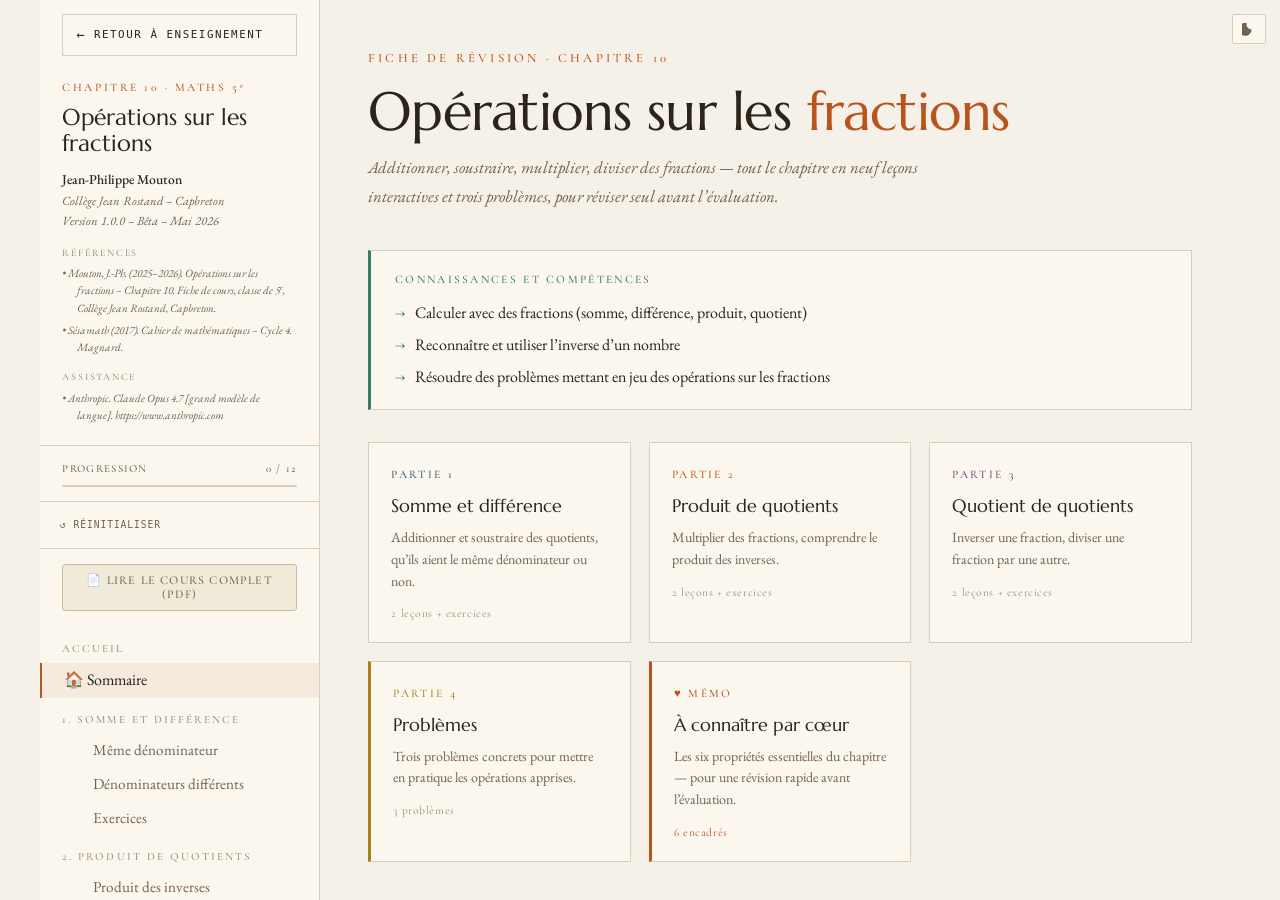
<file: public/fiches/5e-ch10-operations-fractions.html>
<!DOCTYPE html>
<html lang="fr">
<head>
<meta charset="UTF-8">
<meta name="viewport" content="width=device-width, initial-scale=1.0">
<title>Chapitre 10 — Opérations sur les fractions · 5e · J.-Ph. Mouton</title>
<link rel="icon" href="/favicons/teaching.ico" sizes="any" />
<link rel="icon" type="image/png" sizes="32x32" href="/favicons/teaching-32.png" />
<link rel="apple-touch-icon" href="/favicons/teaching-180.png" />
<link rel="preconnect" href="https://fonts.googleapis.com">
<link rel="preconnect" href="https://fonts.gstatic.com" crossorigin>
<link href="https://fonts.googleapis.com/css2?family=Marcellus&family=Cormorant+Garamond:ital,wght@0,400;0,500;0,600;1,400;1,500&family=EB+Garamond:ital,wght@0,400;0,500;0,600;1,400;1,500&display=swap" rel="stylesheet">
<script src="fiche-theme.js"></script>
<link rel="stylesheet" href="fiche-theme.css?v=1777411759831">
<script src="fiche-pdf-viewer.js" defer></script>
</head>
<body>

<button class="hamburger" onclick="toggleSidebar()">☰</button>

<div id="sidebar">
  <a class="sb-back" href="/teaching"><span class="arrow">←</span> Retour à Enseignement</a>
  <div class="sb-header">
    <div class="sb-eyebrow">Chapitre 10 · Maths 5<sup>e</sup></div>
    <div class="sb-title">Opérations sur les fractions</div>
    <div class="sb-meta">
      <div class="sb-author">Jean-Philippe Mouton</div>
      <div class="sb-institution">Collège Jean Rostand – Capbreton</div>
      <div class="sb-date">Version 1.0.0 – Bêta – Mai 2026</div>
      <div class="sb-section-title">Références</div>
      <span class="sb-ref">• Mouton, J.-Ph. (2025–2026). <em>Opérations sur les fractions – Chapitre 10</em>. Fiche de cours, classe de 5<sup>e</sup>, Collège Jean Rostand, Capbreton.</span>
      <span class="sb-ref">• Sésamath (2017). <em>Cahier de mathématiques – Cycle 4</em>. Magnard.</span>
      <div class="sb-section-title">Assistance</div>
      <div class="sb-assist">• Anthropic. <em>Claude Opus 4.7</em> [grand modèle de langue]. https://www.anthropic.com</div>
    </div>
  </div>
  <div class="progress-wrap">
    <div class="progress-label"><span>Progression</span><span id="prog-text">0 / 12</span></div>
    <div class="progress-bar"><div class="progress-fill" id="prog-fill" style="width:0%"></div></div>
  </div>
  <div style="padding:0.4rem 1.25rem 0.7rem;border-bottom:1px solid var(--border);">
    <button onclick="resetProgress()" style="font-family:'IBM Plex Mono',monospace;font-size:0.6rem;letter-spacing:0.1em;color:var(--dim);background:none;border:none;cursor:pointer;padding:0;text-transform:uppercase;" title="Remettre à zéro">↺ Réinitialiser</button>
  </div>
  <button class="sb-course" type="button" onclick="openPdf('../cours/5e-ch10-operations-fractions.pdf', 'Chapitre 10 — Opérations sur les fractions · Cours complet')">📄 Lire le cours complet (PDF)</button>
  
  <nav>
    <div class="nav-section">Accueil</div>
    <div class="nav-item nav-home active" data-page="home" onclick="go(this)">🏠 Sommaire</div>
    <div class="nav-section">1. Somme et différence</div>
    <div class="nav-item" data-page="p1l1" onclick="go(this)"><span class="nav-check" id="chk-p1l1"></span>Même dénominateur</div>
    <div class="nav-item" data-page="p1l2" onclick="go(this)"><span class="nav-check" id="chk-p1l2"></span>Dénominateurs différents</div>
    <div class="nav-item" data-page="p1l3" onclick="go(this)"><span class="nav-check" id="chk-p1l3"></span>Exercices</div>
    <div class="nav-section">2. Produit de quotients</div>
    <div class="nav-item" data-page="p2l1" onclick="go(this)"><span class="nav-check" id="chk-p2l1"></span>Produit des inverses</div>
    <div class="nav-item" data-page="p2l2" onclick="go(this)"><span class="nav-check" id="chk-p2l2"></span>Produit de deux quotients</div>
    <div class="nav-item" data-page="p2l3" onclick="go(this)"><span class="nav-check" id="chk-p2l3"></span>Exercices</div>
    <div class="nav-section">3. Quotient de quotients</div>
    <div class="nav-item" data-page="p3l1" onclick="go(this)"><span class="nav-check" id="chk-p3l1"></span>Inverse d&#8217;un quotient</div>
    <div class="nav-item" data-page="p3l2" onclick="go(this)"><span class="nav-check" id="chk-p3l2"></span>Quotient de deux quotients</div>
    <div class="nav-item" data-page="p3l3" onclick="go(this)"><span class="nav-check" id="chk-p3l3"></span>Exercices</div>
    <div class="nav-section">4. Problèmes</div>
    <div class="nav-item" data-page="pb1" onclick="go(this)"><span class="nav-check" id="chk-pb1"></span>La tarte</div>
    <div class="nav-item" data-page="pb2" onclick="go(this)"><span class="nav-check" id="chk-pb2"></span>Le terrain</div>
    <div class="nav-item" data-page="pb3" onclick="go(this)"><span class="nav-check" id="chk-pb3"></span>Le partage du jus</div>
    <div class="nav-section" style="margin-top:0.8rem">Mémo</div>
    <div class="nav-item" data-page="memo" onclick="go(this)" style="color:var(--orange)"><span class="nav-check"></span>♥ À connaître par cœur</div>
  </nav>
</div>

<div id="main">

<!-- HOME -->
<div class="page active" id="page-home">
  <div class="home-hero">
    <div class="home-eyebrow">Fiche de révision · Chapitre 10</div>
    <h1>Opérations sur les <strong>fractions</strong></h1>
    <p>Additionner, soustraire, multiplier, diviser des fractions — tout le chapitre en neuf leçons interactives et trois problèmes, pour réviser seul avant l&#8217;évaluation.</p>
  </div>
  <div class="objectives-box">
    <div class="ob-label">Connaissances et compétences</div>
    <ul>
      <li>Calculer avec des fractions (somme, différence, produit, quotient)</li>
      <li>Reconnaître et utiliser l&#8217;inverse d&#8217;un nombre</li>
      <li>Résoudre des problèmes mettant en jeu des opérations sur les fractions</li>
    </ul>
  </div>
  <div class="section-cards">
    <div class="section-card sc-1" onclick="go(null,'p1l1')">
      <div class="sc-tag">Partie 1</div>
      <h3>Somme et différence</h3>
      <p>Additionner et soustraire des quotients, qu&#8217;ils aient le même dénominateur ou non.</p>
      <div class="sc-count">2 leçons + exercices</div>
    </div>
    <div class="section-card sc-2" onclick="go(null,'p2l1')">
      <div class="sc-tag">Partie 2</div>
      <h3>Produit de quotients</h3>
      <p>Multiplier des fractions, comprendre le produit des inverses.</p>
      <div class="sc-count">2 leçons + exercices</div>
    </div>
    <div class="section-card sc-3" onclick="go(null,'p3l1')">
      <div class="sc-tag">Partie 3</div>
      <h3>Quotient de quotients</h3>
      <p>Inverser une fraction, diviser une fraction par une autre.</p>
      <div class="sc-count">2 leçons + exercices</div>
    </div>
  <div class="section-card" style="border-left:3px solid var(--yellow);background:var(--surface)" onclick="go(null,'pb1')">
      <div class="sc-tag" style="color:var(--yellow)">Partie 4</div>
      <h3>Problèmes</h3>
      <p>Trois problèmes concrets pour mettre en pratique les opérations apprises.</p>
      <div class="sc-count">3 problèmes</div>
    </div>
  <div class="section-card" style="border-left:3px solid var(--orange);background:var(--surface)" onclick="go(null,'memo')">
      <div class="sc-tag" style="color:var(--orange)">♥ Mémo</div>
      <h3>À connaître par cœur</h3>
      <p>Les six propriétés essentielles du chapitre — pour une révision rapide avant l&#8217;évaluation.</p>
      <div class="sc-count" style="color:var(--orange)">6 encadrés</div>
    </div>
  </div>
</div>

<!-- ============ PARTIE 1 ============ -->

<!-- P1L1 — Même dénominateur -->
<div class="page" id="page-p1l1">
  <div class="lesson-header">
    <div class="lesson-tag tag-blue">Partie 1 · Leçon 1</div>
    <h1>Même dénominateur</h1>
    <p class="lesson-intro">Quand deux fractions découpent la même unité en parts égales, les ajouter, c&#8217;est compter combien on a de parts en tout. C&#8217;est le cas le plus simple — et tout le reste s&#8217;y ramène.</p>
  </div>

  <div class="section-divider">D&#8217;où vient la règle</div>
  <p>Souviens-toi : par convention, <em class="var">a</em> × <span class="frac"><span class="fnum">1</span><span class="fden"><em class="var">b</em></span></span> s&#8217;écrit <span class="frac"><span class="fnum"><em class="var">a</em></span><span class="fden"><em class="var">b</em></span></span>.</p>
  <p>Pour tous nombres <em class="var">m</em>, <em class="var">n</em> et <em class="var">b</em> ≠ 0, par <strong>distributivité</strong>&nbsp;:</p>
  <div class="formula"><span class="frac"><span class="fnum"><em class="var">m</em></span><span class="fden"><em class="var">b</em></span></span> + <span class="frac"><span class="fnum"><em class="var">n</em></span><span class="fden"><em class="var">b</em></span></span> = <em class="var">m</em> × <span class="frac"><span class="fnum">1</span><span class="fden"><em class="var">b</em></span></span> + <em class="var">n</em> × <span class="frac"><span class="fnum">1</span><span class="fden"><em class="var">b</em></span></span> = (<em class="var">m</em>&nbsp;+&nbsp;<em class="var">n</em>) × <span class="frac"><span class="fnum">1</span><span class="fden"><em class="var">b</em></span></span> = <span class="frac"><span class="fnum"><em class="var">m</em>&nbsp;+&nbsp;<em class="var">n</em></span><span class="fden"><em class="var">b</em></span></span></div>

  <div class="section-divider">Propriété ♥</div>
  <div class="callout c-blue">
    <div class="c-label">Propriété · Somme et différence de deux quotients de même dénominateur</div>
    <p>Pour tous nombres <em class="var">m</em>, <em class="var">n</em> et <em class="var">a</em> ≠ 0&nbsp;:</p>
    <div class="formula"><span class="frac"><span class="fnum"><em class="var">m</em></span><span class="fden"><em class="var">a</em></span></span> + <span class="frac"><span class="fnum"><em class="var">n</em></span><span class="fden"><em class="var">a</em></span></span> = <span class="frac"><span class="fnum"><em class="var">m</em>&nbsp;+&nbsp;<em class="var">n</em></span><span class="fden"><em class="var">a</em></span></span> &nbsp;&nbsp;&nbsp;et&nbsp;&nbsp;&nbsp; <span class="frac"><span class="fnum"><em class="var">m</em></span><span class="fden"><em class="var">a</em></span></span> − <span class="frac"><span class="fnum"><em class="var">n</em></span><span class="fden"><em class="var">a</em></span></span> = <span class="frac"><span class="fnum"><em class="var">m</em>&nbsp;−&nbsp;<em class="var">n</em></span><span class="fden"><em class="var">a</em></span></span></div>
  </div>

  <div class="callout c-yellow">
    <div class="c-label">Remarque</div>
    <p>Les nombres <em class="var">m</em> et <em class="var">n</em> peuvent être des <strong>entiers</strong> ou des <strong>décimaux</strong> — la règle s&#8217;applique de la même façon. Seul le dénominateur <em class="var">a</em> doit être non nul.</p>
  </div>

  <div class="example">
    <div class="ex-label">Exemples</div>
    <p>• <span class="frac"><span class="fnum">2</span><span class="fden">9</span></span> + <span class="frac"><span class="fnum">5</span><span class="fden">9</span></span> = <span class="frac"><span class="fnum">2&nbsp;+&nbsp;5</span><span class="fden">9</span></span> = <span class="frac"><span class="fnum">7</span><span class="fden">9</span></span></p>
    <p>• <span class="frac"><span class="fnum">5,5</span><span class="fden">7</span></span> − <span class="frac"><span class="fnum">3</span><span class="fden">7</span></span> = <span class="frac"><span class="fnum">5,5&nbsp;−&nbsp;3</span><span class="fden">7</span></span> = <span class="frac"><span class="fnum">2,5</span><span class="fden">7</span></span> &nbsp;&nbsp;<em>(verbatim du cours)</em></p>
    <p>• <span class="frac"><span class="fnum">3</span><span class="fden">10</span></span> + <span class="frac"><span class="fnum">4</span><span class="fden">10</span></span> + <span class="frac"><span class="fnum">2</span><span class="fden">10</span></span> = <span class="frac"><span class="fnum">3&nbsp;+&nbsp;4&nbsp;+&nbsp;2</span><span class="fden">10</span></span> = <span class="frac"><span class="fnum">9</span><span class="fden">10</span></span> &nbsp;&nbsp;<em>(la règle s&#8217;étend à plusieurs termes)</em></p>
  </div>

  <div class="retenir">
    <div class="r-icon">⭐</div>
    <div class="r-content"><strong>À retenir&nbsp;:</strong> avec un même dénominateur, on additionne (ou soustrait) seulement les <strong>numérateurs</strong>. Le dénominateur reste inchangé.</div>
  </div>

  <div class="quiz" id="quiz-p1l1">
    <div class="quiz-header"><div class="quiz-badge">Quiz 1</div><div class="quiz-q" id="qq-p1l1">&#8230;</div></div>
    <div class="quiz-options" id="qo-p1l1"></div>
    <div class="quiz-feedback" id="qfb-p1l1"></div>
  </div>
  <div class="quiz" id="quiz-p1l1q2">
    <div class="quiz-header"><div class="quiz-badge">Quiz 2</div><div class="quiz-q" id="qq-p1l1q2">&#8230;</div></div>
    <div class="quiz-options" id="qo-p1l1q2"></div>
    <div class="quiz-feedback" id="qfb-p1l1q2"></div>
  </div>
  <div class="quiz" id="quiz-p1l1q3">
    <div class="quiz-header"><div class="quiz-badge">Quiz 3</div><div class="quiz-q" id="qq-p1l1q3">&#8230;</div></div>
    <div class="quiz-options" id="qo-p1l1q3"></div>
    <div class="quiz-feedback" id="qfb-p1l1q3"></div>
  </div>
  <div class="quiz" id="quiz-p1l1q4">
    <div class="quiz-header"><div class="quiz-badge">Quiz 4</div><div class="quiz-q" id="qq-p1l1q4">&#8230;</div></div>
    <div class="quiz-options" id="qo-p1l1q4"></div>
    <div class="quiz-feedback" id="qfb-p1l1q4"></div>
  </div>

  <div class="lesson-nav">
    <button class="nav-btn" onclick="go(null,'home')">&#8592; Sommaire</button>
    <button class="nav-btn" onclick="go(null,'home')">&#127968; Sommaire</button>
    <button class="nav-btn primary" onclick="markDone('p1l1');go(null,'p1l2')">Leçon suivante &#8594;</button>
  </div>
</div>

<!-- P1L2 — Dénominateurs différents -->
<div class="page" id="page-p1l2">
  <div class="lesson-header">
    <div class="lesson-tag tag-blue">Partie 1 · Leçon 2</div>
    <h1>Dénominateurs différents</h1>
    <p class="lesson-intro">Si les parts ne sont pas découpées de la même façon, on ne peut pas les compter ensemble. La méthode&nbsp;: ramener les deux fractions à un même dénominateur — et tout redevient simple.</p>
  </div>

  <div class="section-divider">Le principe</div>
  <p>On utilise la propriété d&#8217;<strong>égalité des quotients</strong> du chapitre&nbsp;7&nbsp;: en multipliant numérateur <em>et</em> dénominateur par un même nombre, on ne change pas la fraction. C&#8217;est ce qui permet de transformer une fraction pour qu&#8217;elle ait le dénominateur souhaité.</p>

  <div class="section-divider">Propriété ♥</div>
  <div class="callout c-blue">
    <div class="c-label">Propriété · Somme et différence de deux quotients de dénominateurs différents</div>
    <p>Pour ajouter ou soustraire deux quotients de dénominateurs différents, il faut les <strong>réduire au même dénominateur</strong>.</p>
  </div>

  <div class="section-divider">Méthode</div>
  <div class="callout c-purple">
    <div class="c-label">Méthode · Réduire au même dénominateur</div>
    <div class="steps" style="margin-top:0.5rem">
      <div class="step"><div class="step-num" style="background:var(--purple);color:#0d1117">1</div><div>Choisir un <strong>dénominateur commun</strong> — souvent le plus petit multiple commun aux deux dénominateurs.</div></div>
      <div class="step"><div class="step-num" style="background:var(--purple);color:#0d1117">2</div><div>Transformer chaque fraction par <strong>égalité des quotients</strong> (cf. Chapitre 7) : multiplier numérateur et dénominateur par le même nombre non nul.</div></div>
      <div class="step"><div class="step-num" style="background:var(--purple);color:#0d1117">3</div><div>Une fois les deux fractions au même dénominateur, additionner ou soustraire les numérateurs.</div></div>
      <div class="step"><div class="step-num" style="background:var(--purple);color:#0d1117">4</div><div>Simplifier le résultat si c&#8217;est possible.</div></div>
    </div>
  </div>

  <div class="example">
    <div class="ex-label">Exemples</div>
    <p>• <strong>Cas où l&#8217;un est multiple de l&#8217;autre</strong> (verbatim du cours) :</p>
    <p>&nbsp;&nbsp;<span class="frac"><span class="fnum">2</span><span class="fden">3</span></span> + <span class="frac"><span class="fnum">5</span><span class="fden">18</span></span> = <span class="frac"><span class="fnum">2&nbsp;×&nbsp;6</span><span class="fden">3&nbsp;×&nbsp;6</span></span> + <span class="frac"><span class="fnum">5</span><span class="fden">18</span></span> = <span class="frac"><span class="fnum">12</span><span class="fden">18</span></span> + <span class="frac"><span class="fnum">5</span><span class="fden">18</span></span> = <span class="frac"><span class="fnum">12&nbsp;+&nbsp;5</span><span class="fden">18</span></span> = <span class="frac"><span class="fnum">17</span><span class="fden">18</span></span></p>
    <p>• <strong>Cas où les dénominateurs n&#8217;ont aucun diviseur commun</strong> :</p>
    <p>&nbsp;&nbsp;<span class="frac"><span class="fnum">1</span><span class="fden">2</span></span> + <span class="frac"><span class="fnum">1</span><span class="fden">3</span></span> = <span class="frac"><span class="fnum">1&nbsp;×&nbsp;3</span><span class="fden">2&nbsp;×&nbsp;3</span></span> + <span class="frac"><span class="fnum">1&nbsp;×&nbsp;2</span><span class="fden">3&nbsp;×&nbsp;2</span></span> = <span class="frac"><span class="fnum">3</span><span class="fden">6</span></span> + <span class="frac"><span class="fnum">2</span><span class="fden">6</span></span> = <span class="frac"><span class="fnum">5</span><span class="fden">6</span></span></p>
    <p><em>Quand 2 et 3 n&#8217;ont aucun diviseur commun, on prend leur produit (2 × 3 = 6) comme dénominateur commun.</em></p>
  </div>

  <div class="fraction-builder">
    <div class="tool-label">Outil · réduire au même dénominateur</div>
    <div class="tool-hint">Modifie <em class="var">a</em>, <em class="var">b</em>, <em class="var">c</em>, <em class="var">d</em> pour observer le calcul de <span class="frac"><span class="fnum"><em class="var">a</em></span><span class="fden"><em class="var">b</em></span></span> + <span class="frac"><span class="fnum"><em class="var">c</em></span><span class="fden"><em class="var">d</em></span></span>.</div>
    <div class="tool-display" id="red1-display"></div>
    <div class="fb-controls">
      <button class="tool-btn" onclick="redChange('a',-1)"><em class="var">a</em> −</button>
      <button class="tool-btn" onclick="redChange('a',1)"><em class="var">a</em> +</button>
      <button class="tool-btn" onclick="redChange('b',-1)"><em class="var">b</em> −</button>
      <button class="tool-btn" onclick="redChange('b',1)"><em class="var">b</em> +</button>
      <button class="tool-btn" onclick="redChange('c',-1)"><em class="var">c</em> −</button>
      <button class="tool-btn" onclick="redChange('c',1)"><em class="var">c</em> +</button>
      <button class="tool-btn" onclick="redChange('d',-1)"><em class="var">d</em> −</button>
      <button class="tool-btn" onclick="redChange('d',1)"><em class="var">d</em> +</button>
    </div>
    <div class="tool-info" id="red1-info"></div>
  </div>

  <div class="retenir">
    <div class="r-icon">⭐</div>
    <div class="r-content"><strong>À retenir&nbsp;:</strong> on choisit un <strong>dénominateur commun</strong> (souvent le plus petit multiple commun), on transforme chaque fraction, puis on additionne (ou soustrait) les numérateurs.</div>
  </div>

  <div class="quiz" id="quiz-p1l2">
    <div class="quiz-header"><div class="quiz-badge">Quiz 1</div><div class="quiz-q" id="qq-p1l2">&#8230;</div></div>
    <div class="quiz-options" id="qo-p1l2"></div>
    <div class="quiz-feedback" id="qfb-p1l2"></div>
  </div>
  <div class="quiz" id="quiz-p1l2q2">
    <div class="quiz-header"><div class="quiz-badge">Quiz 2</div><div class="quiz-q" id="qq-p1l2q2">&#8230;</div></div>
    <div class="quiz-options" id="qo-p1l2q2"></div>
    <div class="quiz-feedback" id="qfb-p1l2q2"></div>
  </div>
  <div class="quiz" id="quiz-p1l2q3">
    <div class="quiz-header"><div class="quiz-badge">Quiz 3</div><div class="quiz-q" id="qq-p1l2q3">&#8230;</div></div>
    <div class="quiz-options" id="qo-p1l2q3"></div>
    <div class="quiz-feedback" id="qfb-p1l2q3"></div>
  </div>
  <div class="quiz" id="quiz-p1l2q4">
    <div class="quiz-header"><div class="quiz-badge">Quiz 4</div><div class="quiz-q" id="qq-p1l2q4">&#8230;</div></div>
    <div class="quiz-options" id="qo-p1l2q4"></div>
    <div class="quiz-feedback" id="qfb-p1l2q4"></div>
  </div>

  <div class="lesson-nav">
    <button class="nav-btn" onclick="go(null,'p1l1')">&#8592; Précédent</button>
    <button class="nav-btn" onclick="go(null,'home')">&#127968; Sommaire</button>
    <button class="nav-btn primary" onclick="markDone('p1l2');go(null,'p1l3')">Leçon suivante &#8594;</button>
  </div>
</div>

<!-- P1L3 — Exercices Partie 1 -->
<div class="page" id="page-p1l3">
  <div class="lesson-header">
    <div class="lesson-tag tag-blue">Partie 1 · Exercices</div>
    <h1>Exercices — Sommes et différences</h1>
    <p class="lesson-intro">Quatre exercices pour consolider la partie 1, du plus simple au plus combiné.</p>
  </div>

  <div class="quiz" id="quiz-p1l3a">
    <div class="quiz-header"><div class="quiz-badge">Exercice 1</div><div class="quiz-q" id="qq-p1l3a">&#8230;</div></div>
    <div class="quiz-options" id="qo-p1l3a"></div>
    <div class="quiz-feedback" id="qfb-p1l3a"></div>
  </div>
  <div class="quiz" id="quiz-p1l3b">
    <div class="quiz-header"><div class="quiz-badge">Exercice 2</div><div class="quiz-q" id="qq-p1l3b">&#8230;</div></div>
    <div class="quiz-options" id="qo-p1l3b"></div>
    <div class="quiz-feedback" id="qfb-p1l3b"></div>
  </div>
  <div class="quiz" id="quiz-p1l3c">
    <div class="quiz-header"><div class="quiz-badge">Exercice 3</div><div class="quiz-q" id="qq-p1l3c">&#8230;</div></div>
    <div class="quiz-options" id="qo-p1l3c"></div>
    <div class="quiz-feedback" id="qfb-p1l3c"></div>
  </div>
  <div class="quiz" id="quiz-p1l3d">
    <div class="quiz-header"><div class="quiz-badge">Exercice 4</div><div class="quiz-q" id="qq-p1l3d">&#8230;</div></div>
    <div class="quiz-options" id="qo-p1l3d"></div>
    <div class="quiz-feedback" id="qfb-p1l3d"></div>
  </div>

  <div class="lesson-nav">
    <button class="nav-btn" onclick="go(null,'p1l2')">&#8592; Précédent</button>
    <button class="nav-btn" onclick="go(null,'home')">&#127968; Sommaire</button>
    <button class="nav-btn primary" onclick="markDone('p1l3');go(null,'p2l1')">Partie 2 &#8594;</button>
  </div>
</div>

<!-- ============ PARTIE 2 ============ -->

<!-- P2L1 — Produit des inverses -->
<div class="page" id="page-p2l1">
  <div class="lesson-header">
    <div class="lesson-tag tag-orange">Partie 2 · Leçon 1</div>
    <h1>Produit des inverses</h1>
    <p class="lesson-intro">Avant d&#8217;apprendre à multiplier deux fractions quelconques, regardons un cas particulier&nbsp;: le produit de deux inverses. Le résultat est étonnamment simple.</p>
  </div>

  <div class="section-divider">D&#8217;où vient la règle</div>
  <p>Soient <em class="var">n</em> et <em class="var">n&#8217;</em> deux nombres non nuls. Par <strong>définition de l&#8217;inverse</strong>&nbsp;:</p>
  <p>• d&#8217;une part&nbsp;: (<em class="var">n</em> × <em class="var">n&#8217;</em>) × <span class="frac"><span class="fnum">1</span><span class="fden"><em class="var">n</em>&nbsp;×&nbsp;<em class="var">n&#8217;</em></span></span> = 1</p>
  <p>• d&#8217;autre part&nbsp;: (<em class="var">n</em> × <em class="var">n&#8217;</em>) × (<span class="frac"><span class="fnum">1</span><span class="fden"><em class="var">n</em></span></span> × <span class="frac"><span class="fnum">1</span><span class="fden"><em class="var">n&#8217;</em></span></span>) = (<em class="var">n</em> × <span class="frac"><span class="fnum">1</span><span class="fden"><em class="var">n</em></span></span>) × (<em class="var">n&#8217;</em> × <span class="frac"><span class="fnum">1</span><span class="fden"><em class="var">n&#8217;</em></span></span>) = 1 × 1 = 1</p>
  <p>L&#8217;inverse de <em class="var">n</em> × <em class="var">n&#8217;</em> étant unique, on en déduit&nbsp;:</p>
  <div class="formula"><span class="frac"><span class="fnum">1</span><span class="fden"><em class="var">n</em></span></span> × <span class="frac"><span class="fnum">1</span><span class="fden"><em class="var">n&#8217;</em></span></span> = <span class="frac"><span class="fnum">1</span><span class="fden"><em class="var">n</em>&nbsp;×&nbsp;<em class="var">n&#8217;</em></span></span></div>

  <div class="section-divider">Propriété ♥</div>
  <div class="callout c-orange">
    <div class="c-label">Propriété · Produit des inverses de deux nombres</div>
    <p><strong>Le produit des inverses est l&#8217;inverse des produits.</strong></p>
    <p>Pour tous nombres non nuls <em class="var">n</em> et <em class="var">n&#8217;</em>&nbsp;:</p>
    <div class="formula"><span class="frac"><span class="fnum">1</span><span class="fden"><em class="var">n</em></span></span> × <span class="frac"><span class="fnum">1</span><span class="fden"><em class="var">n&#8217;</em></span></span> = <span class="frac"><span class="fnum">1</span><span class="fden"><em class="var">n</em>&nbsp;×&nbsp;<em class="var">n&#8217;</em></span></span></div>
  </div>

  <div class="callout c-yellow">
    <div class="c-label">Cas particulier · Inverse d&#8217;un carré</div>
    <p>Si <em class="var">n</em> = <em class="var">n&#8217;</em>, on obtient&nbsp;:</p>
    <div class="formula"><span class="frac"><span class="fnum">1</span><span class="fden"><em class="var">n</em></span></span> × <span class="frac"><span class="fnum">1</span><span class="fden"><em class="var">n</em></span></span> = <span class="frac"><span class="fnum">1</span><span class="fden"><em class="var">n</em>&nbsp;×&nbsp;<em class="var">n</em></span></span> = <span class="frac"><span class="fnum">1</span><span class="fden"><em class="var">n</em><sup>2</sup></span></span></div>
    <p>Le carré d&#8217;un inverse, c&#8217;est l&#8217;inverse du carré.</p>
  </div>

  <div class="example">
    <div class="ex-label">Exemples</div>
    <p>• <span class="frac"><span class="fnum">1</span><span class="fden">3</span></span> × <span class="frac"><span class="fnum">1</span><span class="fden">5</span></span> = <span class="frac"><span class="fnum">1</span><span class="fden">3&nbsp;×&nbsp;5</span></span> = <span class="frac"><span class="fnum">1</span><span class="fden">15</span></span></p>
    <p>• <span class="frac"><span class="fnum">1</span><span class="fden">10</span></span> × <span class="frac"><span class="fnum">1</span><span class="fden">100</span></span> = <span class="frac"><span class="fnum">1</span><span class="fden">10&nbsp;×&nbsp;100</span></span> = <span class="frac"><span class="fnum">1</span><span class="fden">1&nbsp;000</span></span></p>
    <p>• <span class="frac"><span class="fnum">1</span><span class="fden">4</span></span> × <span class="frac"><span class="fnum">1</span><span class="fden">4</span></span> = <span class="frac"><span class="fnum">1</span><span class="fden">4<sup>2</sup></span></span> = <span class="frac"><span class="fnum">1</span><span class="fden">16</span></span> &nbsp;<em>(cas particulier)</em></p>
  </div>

  <div class="retenir">
    <div class="r-icon">⭐</div>
    <div class="r-content"><strong>À retenir&nbsp;:</strong> pour multiplier les inverses de deux nombres, il suffit de prendre l&#8217;inverse de leur <strong>produit</strong>.</div>
  </div>

  <div class="quiz" id="quiz-p2l1">
    <div class="quiz-header"><div class="quiz-badge">Quiz 1</div><div class="quiz-q" id="qq-p2l1">&#8230;</div></div>
    <div class="quiz-options" id="qo-p2l1"></div>
    <div class="quiz-feedback" id="qfb-p2l1"></div>
  </div>
  <div class="quiz" id="quiz-p2l1q2">
    <div class="quiz-header"><div class="quiz-badge">Quiz 2</div><div class="quiz-q" id="qq-p2l1q2">&#8230;</div></div>
    <div class="quiz-options" id="qo-p2l1q2"></div>
    <div class="quiz-feedback" id="qfb-p2l1q2"></div>
  </div>
  <div class="quiz" id="quiz-p2l1q3">
    <div class="quiz-header"><div class="quiz-badge">Quiz 3</div><div class="quiz-q" id="qq-p2l1q3">&#8230;</div></div>
    <div class="quiz-options" id="qo-p2l1q3"></div>
    <div class="quiz-feedback" id="qfb-p2l1q3"></div>
  </div>
  <div class="quiz" id="quiz-p2l1q4">
    <div class="quiz-header"><div class="quiz-badge">Quiz 4</div><div class="quiz-q" id="qq-p2l1q4">&#8230;</div></div>
    <div class="quiz-options" id="qo-p2l1q4"></div>
    <div class="quiz-feedback" id="qfb-p2l1q4"></div>
  </div>

  <div class="lesson-nav">
    <button class="nav-btn" onclick="go(null,'p1l3')">&#8592; Précédent</button>
    <button class="nav-btn" onclick="go(null,'home')">&#127968; Sommaire</button>
    <button class="nav-btn primary" onclick="markDone('p2l1');go(null,'p2l2')">Leçon suivante &#8594;</button>
  </div>
</div>

<!-- P2L2 — Produit de deux quotients -->
<div class="page" id="page-p2l2">
  <div class="lesson-header">
    <div class="lesson-tag tag-orange">Partie 2 · Leçon 2</div>
    <h1>Produit de deux quotients</h1>
    <p class="lesson-intro">Maintenant qu&#8217;on sait multiplier deux inverses, on peut multiplier deux fractions quelconques. La règle s&#8217;énonce en une seule phrase.</p>
  </div>

  <div class="section-divider">D&#8217;où vient la règle</div>
  <p>Pour tous nombres <em class="var">a</em>, <em class="var">c</em>, <em class="var">b</em> ≠ 0 et <em class="var">d</em> ≠ 0&nbsp;:</p>
  <div class="formula"><span class="frac"><span class="fnum"><em class="var">a</em></span><span class="fden"><em class="var">b</em></span></span> × <span class="frac"><span class="fnum"><em class="var">c</em></span><span class="fden"><em class="var">d</em></span></span> = (<em class="var">a</em> × <span class="frac"><span class="fnum">1</span><span class="fden"><em class="var">b</em></span></span>) × (<em class="var">c</em> × <span class="frac"><span class="fnum">1</span><span class="fden"><em class="var">d</em></span></span>) = (<em class="var">a</em> × <em class="var">c</em>) × <span class="frac"><span class="fnum">1</span><span class="fden"><em class="var">b</em>&nbsp;×&nbsp;<em class="var">d</em></span></span> = <span class="frac"><span class="fnum"><em class="var">a</em>&nbsp;×&nbsp;<em class="var">c</em></span><span class="fden"><em class="var">b</em>&nbsp;×&nbsp;<em class="var">d</em></span></span></div>

  <div class="section-divider">Propriété ♥</div>
  <div class="callout c-orange">
    <div class="c-label">Propriété · Produit de deux quotients</div>
    <p><strong>Le produit de deux quotients a pour numérateur le produit des numérateurs, et a pour dénominateur le produit des dénominateurs.</strong></p>
    <p>Pour tous nombres <em class="var">a</em>, <em class="var">c</em>, <em class="var">b</em> ≠ 0 et <em class="var">d</em> ≠ 0&nbsp;:</p>
    <div class="formula"><span class="frac"><span class="fnum"><em class="var">a</em></span><span class="fden"><em class="var">b</em></span></span> × <span class="frac"><span class="fnum"><em class="var">c</em></span><span class="fden"><em class="var">d</em></span></span> = <span class="frac"><span class="fnum"><em class="var">a</em>&nbsp;×&nbsp;<em class="var">c</em></span><span class="fden"><em class="var">b</em>&nbsp;×&nbsp;<em class="var">d</em></span></span></div>
  </div>

  <div class="callout c-yellow">
    <div class="c-label">Cas particulier · Entier × Fraction</div>
    <p>Un entier peut s&#8217;écrire comme une fraction de dénominateur 1 (cf. Chapitre 7) : <em class="var">k</em> = <span class="frac"><span class="fnum"><em class="var">k</em></span><span class="fden">1</span></span>. La règle s&#8217;applique alors&nbsp;:</p>
    <div class="formula"><em class="var">k</em> × <span class="frac"><span class="fnum"><em class="var">a</em></span><span class="fden"><em class="var">b</em></span></span> = <span class="frac"><span class="fnum"><em class="var">k</em></span><span class="fden">1</span></span> × <span class="frac"><span class="fnum"><em class="var">a</em></span><span class="fden"><em class="var">b</em></span></span> = <span class="frac"><span class="fnum"><em class="var">k</em>&nbsp;×&nbsp;<em class="var">a</em></span><span class="fden"><em class="var">b</em></span></span></div>
    <p><strong>L&#8217;entier multiplie le numérateur</strong>, le dénominateur ne change pas.</p>
  </div>

  <div class="example">
    <div class="ex-label">Exemples</div>
    <p>• <span class="frac"><span class="fnum">2</span><span class="fden">5</span></span> × <span class="frac"><span class="fnum">3,2</span><span class="fden">7</span></span> = <span class="frac"><span class="fnum">2&nbsp;×&nbsp;3,2</span><span class="fden">5&nbsp;×&nbsp;7</span></span> = <span class="frac"><span class="fnum">6,4</span><span class="fden">35</span></span> &nbsp;<em>(verbatim du cours)</em></p>
    <p>• 4 × <span class="frac"><span class="fnum">3</span><span class="fden">7</span></span> = <span class="frac"><span class="fnum">4&nbsp;×&nbsp;3</span><span class="fden">7</span></span> = <span class="frac"><span class="fnum">12</span><span class="fden">7</span></span> &nbsp;<em>(entier × fraction)</em></p>
    <p>• <span class="frac"><span class="fnum">3</span><span class="fden">4</span></span> × <span class="frac"><span class="fnum">8</span><span class="fden">9</span></span> = <span class="frac"><span class="fnum">3&nbsp;×&nbsp;8</span><span class="fden">4&nbsp;×&nbsp;9</span></span> = <span class="frac"><span class="fnum">24</span><span class="fden">36</span></span> = <span class="frac"><span class="fnum">2</span><span class="fden">3</span></span> &nbsp;<em>(résultat à simplifier)</em></p>
  </div>

  <div class="fraction-builder">
    <div class="tool-label">Outil · produit de deux fractions</div>
    <div class="tool-hint">Modifie <em class="var">a</em>, <em class="var">b</em>, <em class="var">c</em>, <em class="var">d</em> pour observer le calcul de <span class="frac"><span class="fnum"><em class="var">a</em></span><span class="fden"><em class="var">b</em></span></span> × <span class="frac"><span class="fnum"><em class="var">c</em></span><span class="fden"><em class="var">d</em></span></span> et sa simplification.</div>
    <div class="tool-display" id="prod1-display"></div>
    <div class="fb-controls">
      <button class="tool-btn" onclick="prodChange('a',-1)"><em class="var">a</em> −</button>
      <button class="tool-btn" onclick="prodChange('a',1)"><em class="var">a</em> +</button>
      <button class="tool-btn" onclick="prodChange('b',-1)"><em class="var">b</em> −</button>
      <button class="tool-btn" onclick="prodChange('b',1)"><em class="var">b</em> +</button>
      <button class="tool-btn" onclick="prodChange('c',-1)"><em class="var">c</em> −</button>
      <button class="tool-btn" onclick="prodChange('c',1)"><em class="var">c</em> +</button>
      <button class="tool-btn" onclick="prodChange('d',-1)"><em class="var">d</em> −</button>
      <button class="tool-btn" onclick="prodChange('d',1)"><em class="var">d</em> +</button>
    </div>
    <div class="tool-info" id="prod1-info"></div>
  </div>

  <div class="retenir">
    <div class="r-icon">⭐</div>
    <div class="r-content"><strong>À retenir&nbsp;:</strong> on multiplie les <strong>numérateurs entre eux</strong> et les <strong>dénominateurs entre eux</strong>. Pas besoin de réduire au même dénominateur — c&#8217;est uniquement pour les sommes et les différences.</div>
  </div>

  <div class="quiz" id="quiz-p2l2">
    <div class="quiz-header"><div class="quiz-badge">Quiz 1</div><div class="quiz-q" id="qq-p2l2">&#8230;</div></div>
    <div class="quiz-options" id="qo-p2l2"></div>
    <div class="quiz-feedback" id="qfb-p2l2"></div>
  </div>
  <div class="quiz" id="quiz-p2l2q2">
    <div class="quiz-header"><div class="quiz-badge">Quiz 2</div><div class="quiz-q" id="qq-p2l2q2">&#8230;</div></div>
    <div class="quiz-options" id="qo-p2l2q2"></div>
    <div class="quiz-feedback" id="qfb-p2l2q2"></div>
  </div>
  <div class="quiz" id="quiz-p2l2q3">
    <div class="quiz-header"><div class="quiz-badge">Quiz 3</div><div class="quiz-q" id="qq-p2l2q3">&#8230;</div></div>
    <div class="quiz-options" id="qo-p2l2q3"></div>
    <div class="quiz-feedback" id="qfb-p2l2q3"></div>
  </div>
  <div class="quiz" id="quiz-p2l2q4">
    <div class="quiz-header"><div class="quiz-badge">Quiz 4</div><div class="quiz-q" id="qq-p2l2q4">&#8230;</div></div>
    <div class="quiz-options" id="qo-p2l2q4"></div>
    <div class="quiz-feedback" id="qfb-p2l2q4"></div>
  </div>

  <div class="lesson-nav">
    <button class="nav-btn" onclick="go(null,'p2l1')">&#8592; Précédent</button>
    <button class="nav-btn" onclick="go(null,'home')">&#127968; Sommaire</button>
    <button class="nav-btn primary" onclick="markDone('p2l2');go(null,'p2l3')">Leçon suivante &#8594;</button>
  </div>
</div>

<!-- P2L3 — Exercices Partie 2 -->
<div class="page" id="page-p2l3">
  <div class="lesson-header">
    <div class="lesson-tag tag-orange">Partie 2 · Exercices</div>
    <h1>Exercices — Produits</h1>
    <p class="lesson-intro">Quatre exercices pour consolider la partie 2, du calcul direct au produit avec simplification.</p>
  </div>

  <div class="quiz" id="quiz-p2l3a">
    <div class="quiz-header"><div class="quiz-badge">Exercice 1</div><div class="quiz-q" id="qq-p2l3a">&#8230;</div></div>
    <div class="quiz-options" id="qo-p2l3a"></div>
    <div class="quiz-feedback" id="qfb-p2l3a"></div>
  </div>
  <div class="quiz" id="quiz-p2l3b">
    <div class="quiz-header"><div class="quiz-badge">Exercice 2</div><div class="quiz-q" id="qq-p2l3b">&#8230;</div></div>
    <div class="quiz-options" id="qo-p2l3b"></div>
    <div class="quiz-feedback" id="qfb-p2l3b"></div>
  </div>
  <div class="quiz" id="quiz-p2l3c">
    <div class="quiz-header"><div class="quiz-badge">Exercice 3</div><div class="quiz-q" id="qq-p2l3c">&#8230;</div></div>
    <div class="quiz-options" id="qo-p2l3c"></div>
    <div class="quiz-feedback" id="qfb-p2l3c"></div>
  </div>
  <div class="quiz" id="quiz-p2l3d">
    <div class="quiz-header"><div class="quiz-badge">Exercice 4</div><div class="quiz-q" id="qq-p2l3d">&#8230;</div></div>
    <div class="quiz-options" id="qo-p2l3d"></div>
    <div class="quiz-feedback" id="qfb-p2l3d"></div>
  </div>

  <div class="lesson-nav">
    <button class="nav-btn" onclick="go(null,'p2l2')">&#8592; Précédent</button>
    <button class="nav-btn" onclick="go(null,'home')">&#127968; Sommaire</button>
    <button class="nav-btn primary" onclick="markDone('p2l3');go(null,'p3l1')">Partie 3 &#8594;</button>
  </div>
</div>

<!-- ============ PARTIE 3 ============ -->

<!-- P3L1 — Inverse d'un quotient -->
<div class="page" id="page-p3l1">
  <div class="lesson-header">
    <div class="lesson-tag tag-purple">Partie 3 · Leçon 1</div>
    <h1>L&#8217;inverse d&#8217;un quotient</h1>
    <p class="lesson-intro">Avant de diviser deux fractions, il faut savoir inverser une fraction. La règle est très simple — il suffit d&#8217;échanger ses deux termes.</p>
  </div>

  <div class="section-divider">D&#8217;où vient la règle</div>
  <p>Pour tous nombres <em class="var">a</em> ≠ 0 et <em class="var">b</em> ≠ 0&nbsp;:</p>
  <div class="formula"><span class="frac"><span class="fnum"><em class="var">a</em></span><span class="fden"><em class="var">b</em></span></span> × <span class="frac"><span class="fnum"><em class="var">b</em></span><span class="fden"><em class="var">a</em></span></span> = <span class="frac"><span class="fnum"><em class="var">a</em>&nbsp;×&nbsp;<em class="var">b</em></span><span class="fden"><em class="var">b</em>&nbsp;×&nbsp;<em class="var">a</em></span></span> = 1</div>
  <p>Donc <span class="frac"><span class="fnum"><em class="var">b</em></span><span class="fden"><em class="var">a</em></span></span> est bien <strong>l&#8217;inverse</strong> de <span class="frac"><span class="fnum"><em class="var">a</em></span><span class="fden"><em class="var">b</em></span></span>&nbsp;: leur produit vaut 1.</p>

  <div class="section-divider">Propriété ♥</div>
  <div class="callout c-purple">
    <div class="c-label">Propriété · Inverse d&#8217;un quotient</div>
    <p><strong>L&#8217;inverse d&#8217;un quotient a pour numérateur le dénominateur de ce quotient, et a pour dénominateur le numérateur de ce quotient.</strong></p>
    <p>Pour tous nombres <em class="var">a</em> ≠ 0 et <em class="var">b</em> ≠ 0, l&#8217;inverse de <span class="frac"><span class="fnum"><em class="var">a</em></span><span class="fden"><em class="var">b</em></span></span> est <span class="frac"><span class="fnum"><em class="var">b</em></span><span class="fden"><em class="var">a</em></span></span>&nbsp;:</p>
    <div class="formula">1 ÷ <span class="frac"><span class="fnum"><em class="var">a</em></span><span class="fden"><em class="var">b</em></span></span> = <span class="frac"><span class="fnum">1</span><span class="fden"><span class="frac"><span class="fnum"><em class="var">a</em></span><span class="fden"><em class="var">b</em></span></span></span></span> = <span class="frac"><span class="fnum"><em class="var">b</em></span><span class="fden"><em class="var">a</em></span></span></div>
  </div>

  <div class="callout c-yellow">
    <div class="c-label">Cas particulier · Inverse d&#8217;un entier</div>
    <p>Un entier <em class="var">n</em> non nul s&#8217;écrit <span class="frac"><span class="fnum"><em class="var">n</em></span><span class="fden">1</span></span>. Son inverse est&nbsp;:</p>
    <div class="formula">l&#8217;inverse de <em class="var">n</em> = l&#8217;inverse de <span class="frac"><span class="fnum"><em class="var">n</em></span><span class="fden">1</span></span> = <span class="frac"><span class="fnum">1</span><span class="fden"><em class="var">n</em></span></span></div>
    <p>On retrouve la définition vue au Chapitre 7.</p>
  </div>

  <div class="example">
    <div class="ex-label">Exemples</div>
    <p>• L&#8217;inverse du nombre <span class="frac"><span class="fnum">7</span><span class="fden">11</span></span> est le nombre 1 ÷ <span class="frac"><span class="fnum">7</span><span class="fden">11</span></span> = <span class="frac"><span class="fnum">1</span><span class="fden"><span class="frac"><span class="fnum">7</span><span class="fden">11</span></span></span></span> = <span class="frac"><span class="fnum">11</span><span class="fden">7</span></span> &nbsp;<em>(verbatim du cours)</em></p>
    <p>• L&#8217;inverse de 5 est <span class="frac"><span class="fnum">1</span><span class="fden">5</span></span> &nbsp;<em>(cas particulier — inverse d&#8217;un entier)</em></p>
    <p>• L&#8217;inverse de <span class="frac"><span class="fnum">1</span><span class="fden">4</span></span> est <span class="frac"><span class="fnum">4</span><span class="fden">1</span></span> = 4 &nbsp;<em>(l&#8217;inverse d&#8217;un inverse, c&#8217;est le nombre de départ)</em></p>
  </div>

  <div class="fraction-builder">
    <div class="tool-label">Outil · inverseur de fraction</div>
    <div class="tool-hint">Modifie <em class="var">a</em> et <em class="var">b</em> pour observer l&#8217;inverse de <span class="frac"><span class="fnum"><em class="var">a</em></span><span class="fden"><em class="var">b</em></span></span>.</div>
    <div class="tool-display" id="inv1-display"></div>
    <div class="fb-controls">
      <button class="tool-btn" onclick="invChange('a',-1)"><em class="var">a</em> −</button>
      <button class="tool-btn" onclick="invChange('a',1)"><em class="var">a</em> +</button>
      <button class="tool-btn" onclick="invChange('b',-1)"><em class="var">b</em> −</button>
      <button class="tool-btn" onclick="invChange('b',1)"><em class="var">b</em> +</button>
    </div>
  </div>

  <div class="retenir">
    <div class="r-icon">⭐</div>
    <div class="r-content"><strong>À retenir&nbsp;:</strong> pour inverser une fraction, on <strong>permute</strong> son numérateur et son dénominateur. L&#8217;inverse d&#8217;un entier <em class="var">n</em> non nul est <span class="frac"><span class="fnum">1</span><span class="fden"><em class="var">n</em></span></span>.</div>
  </div>

  <div class="quiz" id="quiz-p3l1">
    <div class="quiz-header"><div class="quiz-badge">Quiz 1</div><div class="quiz-q" id="qq-p3l1">&#8230;</div></div>
    <div class="quiz-options" id="qo-p3l1"></div>
    <div class="quiz-feedback" id="qfb-p3l1"></div>
  </div>
  <div class="quiz" id="quiz-p3l1q2">
    <div class="quiz-header"><div class="quiz-badge">Quiz 2</div><div class="quiz-q" id="qq-p3l1q2">&#8230;</div></div>
    <div class="quiz-options" id="qo-p3l1q2"></div>
    <div class="quiz-feedback" id="qfb-p3l1q2"></div>
  </div>
  <div class="quiz" id="quiz-p3l1q3">
    <div class="quiz-header"><div class="quiz-badge">Quiz 3</div><div class="quiz-q" id="qq-p3l1q3">&#8230;</div></div>
    <div class="quiz-options" id="qo-p3l1q3"></div>
    <div class="quiz-feedback" id="qfb-p3l1q3"></div>
  </div>
  <div class="quiz" id="quiz-p3l1q4">
    <div class="quiz-header"><div class="quiz-badge">Quiz 4</div><div class="quiz-q" id="qq-p3l1q4">&#8230;</div></div>
    <div class="quiz-options" id="qo-p3l1q4"></div>
    <div class="quiz-feedback" id="qfb-p3l1q4"></div>
  </div>

  <div class="lesson-nav">
    <button class="nav-btn" onclick="go(null,'p2l3')">&#8592; Précédent</button>
    <button class="nav-btn" onclick="go(null,'home')">&#127968; Sommaire</button>
    <button class="nav-btn primary" onclick="markDone('p3l1');go(null,'p3l2')">Leçon suivante &#8594;</button>
  </div>
</div>

<!-- P3L2 — Quotient de deux quotients -->
<div class="page" id="page-p3l2">
  <div class="lesson-header">
    <div class="lesson-tag tag-purple">Partie 3 · Leçon 2</div>
    <h1>Quotient de deux quotients</h1>
    <p class="lesson-intro">Diviser une fraction par une autre&nbsp;? Pas besoin d&#8217;une nouvelle règle compliquée — on se ramène à une multiplication grâce à l&#8217;inverse.</p>
  </div>

  <div class="section-divider">L&#8217;astuce</div>
  <p>Diviser par un nombre, c&#8217;est multiplier par son inverse. Cette idée, valable pour les nombres entiers, le reste pour les fractions.</p>

  <div class="section-divider">Propriété ♥</div>
  <div class="callout c-purple">
    <div class="c-label">Propriété · Quotient de deux quotients</div>
    <p><strong>Diviser par un nombre revient à multiplier par son inverse.</strong></p>
    <p>Pour tous nombres <em class="var">a</em>, <em class="var">b</em> ≠ 0, <em class="var">c</em> ≠ 0 et <em class="var">d</em> ≠ 0&nbsp;:</p>
    <div class="formula"><span class="frac"><span class="fnum"><em class="var">a</em></span><span class="fden"><em class="var">b</em></span></span> ÷ <span class="frac"><span class="fnum"><em class="var">c</em></span><span class="fden"><em class="var">d</em></span></span> = <span class="frac"><span class="fnum"><span class="frac"><span class="fnum"><em class="var">a</em></span><span class="fden"><em class="var">b</em></span></span></span><span class="fden"><span class="frac"><span class="fnum"><em class="var">c</em></span><span class="fden"><em class="var">d</em></span></span></span></span> = <span class="frac"><span class="fnum"><em class="var">a</em></span><span class="fden"><em class="var">b</em></span></span> × <span class="frac"><span class="fnum"><em class="var">d</em></span><span class="fden"><em class="var">c</em></span></span></div>
  </div>

  <div class="callout c-yellow">
    <div class="c-label">Cas particuliers</div>
    <p><strong>Diviser une fraction par un entier</strong> <em class="var">k</em> non nul revient à multiplier le dénominateur par <em class="var">k</em>&nbsp;:</p>
    <div class="formula"><span class="frac"><span class="fnum"><em class="var">a</em></span><span class="fden"><em class="var">b</em></span></span> ÷ <em class="var">k</em> = <span class="frac"><span class="fnum"><em class="var">a</em></span><span class="fden"><em class="var">b</em></span></span> × <span class="frac"><span class="fnum">1</span><span class="fden"><em class="var">k</em></span></span> = <span class="frac"><span class="fnum"><em class="var">a</em></span><span class="fden"><em class="var">b</em>&nbsp;×&nbsp;<em class="var">k</em></span></span></div>
    <p><strong>Diviser un entier <em class="var">k</em> par une fraction</strong> revient à multiplier <em class="var">k</em> par l&#8217;inverse de la fraction&nbsp;:</p>
    <div class="formula"><em class="var">k</em> ÷ <span class="frac"><span class="fnum"><em class="var">a</em></span><span class="fden"><em class="var">b</em></span></span> = <em class="var">k</em> × <span class="frac"><span class="fnum"><em class="var">b</em></span><span class="fden"><em class="var">a</em></span></span> = <span class="frac"><span class="fnum"><em class="var">k</em>&nbsp;×&nbsp;<em class="var">b</em></span><span class="fden"><em class="var">a</em></span></span></div>
  </div>

  <div class="example">
    <div class="ex-label">Exemples</div>
    <p>• <span class="frac"><span class="fnum">5</span><span class="fden">3</span></span> ÷ <span class="frac"><span class="fnum">2</span><span class="fden">13</span></span> = <span class="frac"><span class="fnum"><span class="frac"><span class="fnum">5</span><span class="fden">3</span></span></span><span class="fden"><span class="frac"><span class="fnum">2</span><span class="fden">13</span></span></span></span> = <span class="frac"><span class="fnum">5</span><span class="fden">3</span></span> × <span class="frac"><span class="fnum">13</span><span class="fden">2</span></span> = <span class="frac"><span class="fnum">5&nbsp;×&nbsp;13</span><span class="fden">3&nbsp;×&nbsp;2</span></span> = <span class="frac"><span class="fnum">65</span><span class="fden">6</span></span> &nbsp;<em>(verbatim du cours)</em></p>
    <p>• <span class="frac"><span class="fnum">3</span><span class="fden">4</span></span> ÷ 4 = <span class="frac"><span class="fnum">3</span><span class="fden">4&nbsp;×&nbsp;4</span></span> = <span class="frac"><span class="fnum">3</span><span class="fden">16</span></span> &nbsp;<em>(diviser par un entier)</em></p>
    <p>• 7 ÷ <span class="frac"><span class="fnum">1</span><span class="fden">4</span></span> = 7 × <span class="frac"><span class="fnum">4</span><span class="fden">1</span></span> = 7 × 4 = 28 &nbsp;<em>(diviser un entier par une fraction)</em></p>
  </div>

  <div class="fraction-builder">
    <div class="tool-label">Outil · diviseur de fractions</div>
    <div class="tool-hint">Modifie <em class="var">a</em>, <em class="var">b</em>, <em class="var">c</em>, <em class="var">d</em> pour voir <span class="frac"><span class="fnum"><em class="var">a</em></span><span class="fden"><em class="var">b</em></span></span> ÷ <span class="frac"><span class="fnum"><em class="var">c</em></span><span class="fden"><em class="var">d</em></span></span> et son détail.</div>
    <div class="tool-display" id="div1-display"></div>
    <div class="fb-controls">
      <button class="tool-btn" onclick="divChange('a',-1)"><em class="var">a</em> −</button>
      <button class="tool-btn" onclick="divChange('a',1)"><em class="var">a</em> +</button>
      <button class="tool-btn" onclick="divChange('b',-1)"><em class="var">b</em> −</button>
      <button class="tool-btn" onclick="divChange('b',1)"><em class="var">b</em> +</button>
      <button class="tool-btn" onclick="divChange('c',-1)"><em class="var">c</em> −</button>
      <button class="tool-btn" onclick="divChange('c',1)"><em class="var">c</em> +</button>
      <button class="tool-btn" onclick="divChange('d',-1)"><em class="var">d</em> −</button>
      <button class="tool-btn" onclick="divChange('d',1)"><em class="var">d</em> +</button>
    </div>
  </div>

  <div class="retenir">
    <div class="r-icon">⭐</div>
    <div class="r-content"><strong>À retenir&nbsp;:</strong> diviser par <span class="frac"><span class="fnum"><em class="var">c</em></span><span class="fden"><em class="var">d</em></span></span>, c&#8217;est multiplier par <span class="frac"><span class="fnum"><em class="var">d</em></span><span class="fden"><em class="var">c</em></span></span>. Une fraction étagée se simplifie de la même façon.</div>
  </div>

  <div class="quiz" id="quiz-p3l2">
    <div class="quiz-header"><div class="quiz-badge">Quiz 1</div><div class="quiz-q" id="qq-p3l2">&#8230;</div></div>
    <div class="quiz-options" id="qo-p3l2"></div>
    <div class="quiz-feedback" id="qfb-p3l2"></div>
  </div>
  <div class="quiz" id="quiz-p3l2q2">
    <div class="quiz-header"><div class="quiz-badge">Quiz 2</div><div class="quiz-q" id="qq-p3l2q2">&#8230;</div></div>
    <div class="quiz-options" id="qo-p3l2q2"></div>
    <div class="quiz-feedback" id="qfb-p3l2q2"></div>
  </div>
  <div class="quiz" id="quiz-p3l2q3">
    <div class="quiz-header"><div class="quiz-badge">Quiz 3</div><div class="quiz-q" id="qq-p3l2q3">&#8230;</div></div>
    <div class="quiz-options" id="qo-p3l2q3"></div>
    <div class="quiz-feedback" id="qfb-p3l2q3"></div>
  </div>
  <div class="quiz" id="quiz-p3l2q4">
    <div class="quiz-header"><div class="quiz-badge">Quiz 4</div><div class="quiz-q" id="qq-p3l2q4">&#8230;</div></div>
    <div class="quiz-options" id="qo-p3l2q4"></div>
    <div class="quiz-feedback" id="qfb-p3l2q4"></div>
  </div>

  <div class="lesson-nav">
    <button class="nav-btn" onclick="go(null,'p3l1')">&#8592; Précédent</button>
    <button class="nav-btn" onclick="go(null,'home')">&#127968; Sommaire</button>
    <button class="nav-btn primary" onclick="markDone('p3l2');go(null,'p3l3')">Leçon suivante &#8594;</button>
  </div>
</div>

<!-- P3L3 — Exercices Partie 3 -->
<div class="page" id="page-p3l3">
  <div class="lesson-header">
    <div class="lesson-tag tag-purple">Partie 3 · Exercices</div>
    <h1>Exercices — Quotients</h1>
    <p class="lesson-intro">Quatre exercices pour consolider la partie 3, des divisions simples aux fractions étagées.</p>
  </div>

  <div class="quiz" id="quiz-p3l3a">
    <div class="quiz-header"><div class="quiz-badge">Exercice 1</div><div class="quiz-q" id="qq-p3l3a">&#8230;</div></div>
    <div class="quiz-options" id="qo-p3l3a"></div>
    <div class="quiz-feedback" id="qfb-p3l3a"></div>
  </div>
  <div class="quiz" id="quiz-p3l3b">
    <div class="quiz-header"><div class="quiz-badge">Exercice 2</div><div class="quiz-q" id="qq-p3l3b">&#8230;</div></div>
    <div class="quiz-options" id="qo-p3l3b"></div>
    <div class="quiz-feedback" id="qfb-p3l3b"></div>
  </div>
  <div class="quiz" id="quiz-p3l3c">
    <div class="quiz-header"><div class="quiz-badge">Exercice 3</div><div class="quiz-q" id="qq-p3l3c">&#8230;</div></div>
    <div class="quiz-options" id="qo-p3l3c"></div>
    <div class="quiz-feedback" id="qfb-p3l3c"></div>
  </div>
  <div class="quiz" id="quiz-p3l3d">
    <div class="quiz-header"><div class="quiz-badge">Exercice 4</div><div class="quiz-q" id="qq-p3l3d">&#8230;</div></div>
    <div class="quiz-options" id="qo-p3l3d"></div>
    <div class="quiz-feedback" id="qfb-p3l3d"></div>
  </div>

  <div class="lesson-nav">
    <button class="nav-btn" onclick="go(null,'p3l2')">&#8592; Précédent</button>
    <button class="nav-btn" onclick="go(null,'home')">&#127968; Sommaire</button>
    <button class="nav-btn primary" onclick="markDone('p3l3');go(null,'pb1')">Problèmes &#8594;</button>
  </div>
</div>

<!-- ============ PROBLÈMES ============ -->

<!-- PB1 — La tarte de la grand-mère -->
<div class="page" id="page-pb1">
  <div class="lesson-header">
    <div class="lesson-tag" style="color:var(--yellow)">Problèmes · Problème 1</div>
    <h1>La tarte de la grand-mère</h1>
    <p class="lesson-intro">Un problème de somme et différence de fractions pour partager une tarte.</p>
  </div>

  <div class="callout c-yellow">
    <div class="c-label">Énoncé</div>
    <p>La grand-mère de Steven et Alice prépare une tarte aux pommes pour le goûter. Steven mange <span class="frac"><span class="fnum">1</span><span class="fden">8</span></span> de la tarte, et Alice mange <span class="frac"><span class="fnum">3</span><span class="fden">16</span></span> de la tarte.</p>
    <p>1.&nbsp;Quelle fraction de la tarte les deux enfants ont-ils mangée à eux deux&nbsp;?</p>
    <p>2.&nbsp;Quelle fraction de la tarte reste-t-il&nbsp;?</p>
  </div>

  <div class="quiz">
    <div class="quiz-header"><div class="quiz-badge">Question 1</div><div class="quiz-q">Quelle fraction de la tarte ont-ils mangée à eux deux&nbsp;?</div></div>
    <div class="quiz-options">
      <button class="quiz-opt" onclick="answer(this,false,'pb1a-A')"><span class="opt-letter">A</span> <span class="frac"><span class="fnum">4</span><span class="fden">24</span></span></button>
      <button class="quiz-opt" onclick="answer(this,true,'pb1a-B')"><span class="opt-letter">B</span> <span class="frac"><span class="fnum">5</span><span class="fden">16</span></span></button>
      <button class="quiz-opt" onclick="answer(this,false,'pb1a-C')"><span class="opt-letter">C</span> <span class="frac"><span class="fnum">4</span><span class="fden">16</span></span></button>
      <button class="quiz-opt" onclick="answer(this,false,'pb1a-D')"><span class="opt-letter">D</span> <span class="frac"><span class="fnum">3</span><span class="fden">128</span></span></button>
    </div>
    <div class="quiz-feedback" id="qfb-pb1a"></div>
  </div>

  <div class="quiz">
    <div class="quiz-header"><div class="quiz-badge">Question 2</div><div class="quiz-q">Quelle fraction de la tarte reste-t-il&nbsp;?</div></div>
    <div class="quiz-options">
      <button class="quiz-opt" onclick="answer(this,true,'pb1b-A')"><span class="opt-letter">A</span> <span class="frac"><span class="fnum">11</span><span class="fden">16</span></span></button>
      <button class="quiz-opt" onclick="answer(this,false,'pb1b-B')"><span class="opt-letter">B</span> <span class="frac"><span class="fnum">5</span><span class="fden">16</span></span></button>
      <button class="quiz-opt" onclick="answer(this,false,'pb1b-C')"><span class="opt-letter">C</span> <span class="frac"><span class="fnum">12</span><span class="fden">16</span></span></button>
      <button class="quiz-opt" onclick="answer(this,false,'pb1b-D')"><span class="opt-letter">D</span> <span class="frac"><span class="fnum">11</span><span class="fden">24</span></span></button>
    </div>
    <div class="quiz-feedback" id="qfb-pb1b"></div>
  </div>

  <div class="lesson-nav">
    <button class="nav-btn" onclick="go(null,'p3l3')">&#8592; Précédent</button>
    <button class="nav-btn" onclick="go(null,'home')">&#127968; Sommaire</button>
    <button class="nav-btn primary" onclick="markDone('pb1');go(null,'pb2')">Problème suivant &#8594;</button>
  </div>
</div>

<!-- PB2 — Le terrain rectangulaire -->
<div class="page" id="page-pb2">
  <div class="lesson-header">
    <div class="lesson-tag" style="color:var(--yellow)">Problèmes · Problème 2</div>
    <h1>Le terrain rectangulaire</h1>
    <p class="lesson-intro">Un problème de produit de fractions pour calculer une aire.</p>
  </div>

  <div class="callout c-yellow">
    <div class="c-label">Énoncé</div>
    <p>Un terrain rectangulaire a une longueur de <span class="frac"><span class="fnum">7</span><span class="fden">4</span></span> hm et une largeur de <span class="frac"><span class="fnum">5</span><span class="fden">3</span></span> hm.</p>
    <p>Quelle est l&#8217;aire de ce terrain, en hectares&nbsp;?</p>
    <p><em>Rappel&nbsp;: 1&nbsp;hm × 1&nbsp;hm = 1&nbsp;ha.</em></p>
  </div>

  <div class="quiz">
    <div class="quiz-header"><div class="quiz-badge">Question</div><div class="quiz-q">L&#8217;aire de ce terrain est&nbsp;:</div></div>
    <div class="quiz-options">
      <button class="quiz-opt" onclick="answer(this,false,'pb2-A')"><span class="opt-letter">A</span> <span class="frac"><span class="fnum">12</span><span class="fden">7</span></span> ha</button>
      <button class="quiz-opt" onclick="answer(this,true,'pb2-B')"><span class="opt-letter">B</span> <span class="frac"><span class="fnum">35</span><span class="fden">12</span></span> ha</button>
      <button class="quiz-opt" onclick="answer(this,false,'pb2-C')"><span class="opt-letter">C</span> <span class="frac"><span class="fnum">21</span><span class="fden">20</span></span> ha</button>
      <button class="quiz-opt" onclick="answer(this,false,'pb2-D')"><span class="opt-letter">D</span> <span class="frac"><span class="fnum">35</span><span class="fden">7</span></span> ha</button>
    </div>
    <div class="quiz-feedback" id="qfb-pb2"></div>
  </div>

  <div class="lesson-nav">
    <button class="nav-btn" onclick="go(null,'pb1')">&#8592; Précédent</button>
    <button class="nav-btn" onclick="go(null,'home')">&#127968; Sommaire</button>
    <button class="nav-btn primary" onclick="markDone('pb2');go(null,'pb3')">Problème suivant &#8594;</button>
  </div>
</div>

<!-- PB3 — Le partage du jus -->
<div class="page" id="page-pb3">
  <div class="lesson-header">
    <div class="lesson-tag" style="color:var(--yellow)">Problèmes · Problème 3</div>
    <h1>Le partage du jus</h1>
    <p class="lesson-intro">Un problème de division d&#8217;une fraction par un entier en situation concrète.</p>
  </div>

  <div class="callout c-yellow">
    <div class="c-label">Énoncé</div>
    <p>Pour le goûter, une bouteille contient <span class="frac"><span class="fnum">3</span><span class="fden">4</span></span> de litre de jus de pomme. On souhaite partager équitablement ce jus entre <strong>6 enfants</strong>.</p>
    <p>Quelle quantité de jus, en litre, chaque enfant recevra-t-il&nbsp;?</p>
  </div>

  <div class="quiz">
    <div class="quiz-header"><div class="quiz-badge">Question</div><div class="quiz-q">Chaque enfant recevra&nbsp;:</div></div>
    <div class="quiz-options">
      <button class="quiz-opt" onclick="answer(this,false,'pb3-A')"><span class="opt-letter">A</span> <span class="frac"><span class="fnum">3</span><span class="fden">10</span></span> L</button>
      <button class="quiz-opt" onclick="answer(this,true,'pb3-B')"><span class="opt-letter">B</span> <span class="frac"><span class="fnum">1</span><span class="fden">8</span></span> L</button>
      <button class="quiz-opt" onclick="answer(this,false,'pb3-C')"><span class="opt-letter">C</span> <span class="frac"><span class="fnum">18</span><span class="fden">4</span></span> L</button>
      <button class="quiz-opt" onclick="answer(this,false,'pb3-D')"><span class="opt-letter">D</span> 4,5 L</button>
    </div>
    <div class="quiz-feedback" id="qfb-pb3"></div>
  </div>

  <div class="completion-box">
    <div class="co-label">&#127881; Chapitre complet&#160;!</div>
    <p>&#10003; Somme et différence de quotients (même dénominateur, dénominateurs différents)</p>
    <p>&#10003; Produit des inverses et produit de deux quotients</p>
    <p>&#10003; Inverse d&#8217;un quotient et division de deux quotients</p>
    <p>&#10003; Application dans des problèmes concrets</p>
  </div>

  <div class="lesson-nav">
    <button class="nav-btn" onclick="go(null,'pb2')">&#8592; Précédent</button>
    <button class="nav-btn" onclick="go(null,'home')">&#127968; Sommaire</button>
    <button class="nav-btn primary" onclick="markDone('pb3');go(null,'memo')">&#9829; Mémo &#8594;</button>
  </div>
</div>

<!-- ============ MÉMO ============ -->
<div class="page" id="page-memo">
  <div class="lesson-header">
    <div class="lesson-tag" style="color:var(--orange)">♥ Mémo</div>
    <h1>À connaître par cœur</h1>
    <p class="lesson-intro">Les 6 encadrés ♥ de la fiche de cours — les propriétés fondamentales du chapitre.</p>
  </div>

  <div class="section-divider">1 — Somme et différence (même dénominateur)</div>
  <div class="callout c-blue">
    <div class="c-label">Propriété ♥ · Somme et différence de deux quotients de même dénominateur</div>
    <p>Pour tous nombres <em class="var">m</em>, <em class="var">n</em> et <em class="var">a</em> ≠ 0&nbsp;:</p>
    <div class="formula"><span class="frac"><span class="fnum"><em class="var">m</em></span><span class="fden"><em class="var">a</em></span></span> + <span class="frac"><span class="fnum"><em class="var">n</em></span><span class="fden"><em class="var">a</em></span></span> = <span class="frac"><span class="fnum"><em class="var">m</em>&nbsp;+&nbsp;<em class="var">n</em></span><span class="fden"><em class="var">a</em></span></span> &nbsp;&nbsp;&nbsp;et&nbsp;&nbsp;&nbsp; <span class="frac"><span class="fnum"><em class="var">m</em></span><span class="fden"><em class="var">a</em></span></span> − <span class="frac"><span class="fnum"><em class="var">n</em></span><span class="fden"><em class="var">a</em></span></span> = <span class="frac"><span class="fnum"><em class="var">m</em>&nbsp;−&nbsp;<em class="var">n</em></span><span class="fden"><em class="var">a</em></span></span></div>
  </div>

  <div class="section-divider">2 — Somme et différence (dénominateurs différents)</div>
  <div class="callout c-blue">
    <div class="c-label">Propriété ♥ · Somme et différence de deux quotients de dénominateurs différents</div>
    <p>Pour ajouter ou soustraire deux quotients de dénominateurs différents, il faut les <strong>réduire au même dénominateur</strong>.</p>
  </div>

  <div class="section-divider">3 — Produit des inverses</div>
  <div class="callout c-orange">
    <div class="c-label">Propriété ♥ · Produit des inverses de deux nombres</div>
    <p><strong>Le produit des inverses est l&#8217;inverse des produits.</strong></p>
    <p>Pour tous nombres non nuls <em class="var">n</em> et <em class="var">n&#8217;</em>&nbsp;:</p>
    <div class="formula"><span class="frac"><span class="fnum">1</span><span class="fden"><em class="var">n</em></span></span> × <span class="frac"><span class="fnum">1</span><span class="fden"><em class="var">n&#8217;</em></span></span> = <span class="frac"><span class="fnum">1</span><span class="fden"><em class="var">n</em>&nbsp;×&nbsp;<em class="var">n&#8217;</em></span></span></div>
  </div>

  <div class="section-divider">4 — Produit de deux quotients</div>
  <div class="callout c-orange">
    <div class="c-label">Propriété ♥ · Produit de deux quotients</div>
    <p><strong>Le produit de deux quotients a pour numérateur le produit des numérateurs, et a pour dénominateur le produit des dénominateurs.</strong></p>
    <p>Pour tous nombres <em class="var">a</em>, <em class="var">c</em>, <em class="var">b</em> ≠ 0 et <em class="var">d</em> ≠ 0&nbsp;:</p>
    <div class="formula"><span class="frac"><span class="fnum"><em class="var">a</em></span><span class="fden"><em class="var">b</em></span></span> × <span class="frac"><span class="fnum"><em class="var">c</em></span><span class="fden"><em class="var">d</em></span></span> = <span class="frac"><span class="fnum"><em class="var">a</em>&nbsp;×&nbsp;<em class="var">c</em></span><span class="fden"><em class="var">b</em>&nbsp;×&nbsp;<em class="var">d</em></span></span></div>
  </div>

  <div class="section-divider">5 — Inverse d&#8217;un quotient</div>
  <div class="callout c-purple">
    <div class="c-label">Propriété ♥ · Inverse d&#8217;un quotient</div>
    <p><strong>L&#8217;inverse d&#8217;un quotient a pour numérateur le dénominateur de ce quotient, et a pour dénominateur le numérateur de ce quotient.</strong></p>
    <p>Pour tous nombres <em class="var">a</em> ≠ 0 et <em class="var">b</em> ≠ 0&nbsp;:</p>
    <div class="formula">L&#8217;inverse de <span class="frac"><span class="fnum"><em class="var">a</em></span><span class="fden"><em class="var">b</em></span></span> est <span class="frac"><span class="fnum"><em class="var">b</em></span><span class="fden"><em class="var">a</em></span></span></div>
  </div>

  <div class="section-divider">6 — Quotient de deux quotients</div>
  <div class="callout c-purple">
    <div class="c-label">Propriété ♥ · Quotient de deux quotients</div>
    <p><strong>Diviser par un nombre revient à multiplier par son inverse.</strong></p>
    <p>Pour tous nombres <em class="var">a</em>, <em class="var">b</em> ≠ 0, <em class="var">c</em> ≠ 0 et <em class="var">d</em> ≠ 0&nbsp;:</p>
    <div class="formula"><span class="frac"><span class="fnum"><em class="var">a</em></span><span class="fden"><em class="var">b</em></span></span> ÷ <span class="frac"><span class="fnum"><em class="var">c</em></span><span class="fden"><em class="var">d</em></span></span> = <span class="frac"><span class="fnum"><em class="var">a</em></span><span class="fden"><em class="var">b</em></span></span> × <span class="frac"><span class="fnum"><em class="var">d</em></span><span class="fden"><em class="var">c</em></span></span></div>
  </div>

  <div class="lesson-nav">
    <button class="nav-btn" onclick="go(null,'pb3')">&#8592; Retour</button>
    <button class="nav-btn primary" onclick="go(null,'home')">&#127968; Sommaire</button>
  </div>
</div>

</div><!-- /main -->

<script>
const TOTAL = 12;
let done = {};

function saveProgress() {
  try { localStorage.setItem('opfrac5e_done', JSON.stringify(done)); } catch(e) {}
}

function loadProgress() {
  try {
    const saved = localStorage.getItem('opfrac5e_done');
    if (saved) done = JSON.parse(saved);
  } catch(e) {}
}

function updateProgress() {
  const n = Object.keys(done).length;
  document.getElementById('prog-text').textContent = n + ' / ' + TOTAL;
  document.getElementById('prog-fill').style.width = (n / TOTAL * 100) + '%';
  ['p1l1','p1l2','p1l3','p2l1','p2l2','p2l3','p3l1','p3l2','p3l3','pb1','pb2','pb3'].forEach(id => {
    const el = document.getElementById('chk-' + id);
    if (el) el.textContent = done[id] ? '✓' : '';
    const navEl = document.querySelector('[data-page="' + id + '"]');
    if (navEl) { done[id] ? navEl.classList.add('done') : navEl.classList.remove('done'); }
  });
}

function markDone(id) { done[id] = true; updateProgress(); saveProgress(); }

function resetProgress() {
  if (!confirm('Remettre la progression à zéro ?')) return;
  done = {};
  try { localStorage.removeItem('opfrac5e_done'); } catch(e) {}
  updateProgress();
}

function go(el, target) {
  const t = el ? el.dataset.page : target;
  if (!t) return;
  document.querySelectorAll('.page').forEach(p => p.classList.remove('active'));
  const page = document.getElementById('page-' + t);
  if (page) {
    page.classList.add('active');
    setTimeout(() => {
      const main = document.getElementById('main');
      main.scrollTop = 0;
      window.scrollTo(0,0);
      document.documentElement.scrollTop = 0;
      document.body.scrollTop = 0;
    }, 20);
  }
  document.querySelectorAll('.nav-item').forEach(n => n.classList.remove('active'));
  const nav = document.querySelector('[data-page="' + t + '"]');
  if (nav) nav.classList.add('active');
  if (window.innerWidth < 720) document.getElementById('sidebar').classList.remove('open');
}

function toggleSidebar() { document.getElementById('sidebar').classList.toggle('open'); }

const FB = {
  // ── PB1 — La tarte de la grand-mère ──
  "pb1a-A": `Non. On <strong>ne peut pas</strong> additionner les dénominateurs : 8 + 16 ne donne pas le bon dénominateur.`,
  "pb1a-B": `Bravo ! <span class="frac"><span class="fnum">1</span><span class="fden">8</span></span> = <span class="frac"><span class="fnum">2</span><span class="fden">16</span></span>, donc <span class="frac"><span class="fnum">2</span><span class="fden">16</span></span> + <span class="frac"><span class="fnum">3</span><span class="fden">16</span></span> = <span class="frac"><span class="fnum">5</span><span class="fden">16</span></span>.`,
  "pb1a-C": `Non. Vérifie : <span class="frac"><span class="fnum">1</span><span class="fden">8</span></span> = <span class="frac"><span class="fnum">2</span><span class="fden">16</span></span>, et 2 + 3 = 5, pas 4.`,
  "pb1a-D": `Non. C'est une <strong>somme</strong>, pas un produit. Réduis d'abord au même dénominateur.`,
  "pb1b-A": `Exact ! Il reste 1 − <span class="frac"><span class="fnum">5</span><span class="fden">16</span></span> = <span class="frac"><span class="fnum">16</span><span class="fden">16</span></span> − <span class="frac"><span class="fnum">5</span><span class="fden">16</span></span> = <span class="frac"><span class="fnum">11</span><span class="fden">16</span></span> de la tarte.`,
  "pb1b-B": `Non. <span class="frac"><span class="fnum">5</span><span class="fden">16</span></span> est ce qu'ils ont mangé, pas ce qu'il reste.`,
  "pb1b-C": `Non. La tarte entière vaut <span class="frac"><span class="fnum">16</span><span class="fden">16</span></span>, et 16 − 5 = 11, pas 12.`,
  "pb1b-D": `Non. Le dénominateur ne change pas : il reste 16.`,

  // ── PB2 — Le terrain rectangulaire ──
  "pb2-A": `Non. Pour l'aire, on <strong>multiplie</strong> longueur × largeur. Vérifie le numérateur : 7 × 5 = 35.`,
  "pb2-B": `Bravo ! Aire = <span class="frac"><span class="fnum">7</span><span class="fden">4</span></span> × <span class="frac"><span class="fnum">5</span><span class="fden">3</span></span> = <span class="frac"><span class="fnum">7&nbsp;×&nbsp;5</span><span class="fden">4&nbsp;×&nbsp;3</span></span> = <span class="frac"><span class="fnum">35</span><span class="fden">12</span></span> ha.`,
  "pb2-C": `Non. Vérifie le numérateur : 7 × 5 = 35, pas 21.`,
  "pb2-D": `Non. Au dénominateur, on multiplie aussi : 4 × 3 = 12, pas 7.`,

  // ── PB3 — Le partage du jus ──
  "pb3-A": `Non. C'est une division par 6, pas par 10. Diviser par 6 multiplie le dénominateur par 6.`,
  "pb3-B": `Exact ! <span class="frac"><span class="fnum">3</span><span class="fden">4</span></span> ÷ 6 = <span class="frac"><span class="fnum">3</span><span class="fden">4</span></span> × <span class="frac"><span class="fnum">1</span><span class="fden">6</span></span> = <span class="frac"><span class="fnum">3</span><span class="fden">24</span></span> = <span class="frac"><span class="fnum">1</span><span class="fden">8</span></span> L par enfant.`,
  "pb3-C": `Non. Diviser par 6 ne signifie pas multiplier par 6 — c'est l'inverse.`,
  "pb3-D": `Non. Tu as multiplié <span class="frac"><span class="fnum">3</span><span class="fden">4</span></span> par 6 au lieu de diviser. Diviser par 6, c'est multiplier par <span class="frac"><span class="fnum">1</span><span class="fden">6</span></span>.`,
};

function answer(btn, correct, fbKey) {
  const quiz = btn.closest('.quiz');
  quiz.querySelectorAll('.quiz-opt').forEach(o => { o.disabled = true; o.style.cursor = 'default'; });
  btn.classList.add(correct ? 'correct' : 'wrong');
  const fb = quiz.querySelector('[id^="qfb-"]');
  if (fb) {
    const text = FB[fbKey] || fbKey;
    fb.className = 'quiz-feedback show ' + (correct ? 'ok' : 'ko');
    fb.innerHTML = (correct ? '✓ ' : '✗ ') + text
      + (correct ? '' : '<button class="retry-btn" onclick="retryQuiz(this)">↺ Réessayer</button>');
  }
}

function retryQuiz(btn) {
  const quiz = btn.closest('.quiz');
  quiz.querySelectorAll('.quiz-opt').forEach(o => {
    o.disabled = false;
    o.style.cursor = 'pointer';
    o.classList.remove('correct', 'wrong');
  });
  const fb = quiz.querySelector('[id^="qfb-"]');
  if (fb) { fb.className = 'quiz-feedback'; fb.innerHTML = ''; }
}

// ══════════════════════════════════════════════════════════════
// MOTEUR DE RANDOMISATION
// ══════════════════════════════════════════════════════════════
function gcdR(a,b){return b===0?a:gcdR(b,a%b);}
function lcmR(a,b){return a*b/gcdR(a,b);}
function rInt(min,max){return Math.floor(Math.random()*(max-min+1))+min;}
function shuffle(arr){let a=[...arr];for(let i=a.length-1;i>0;i--){const j=Math.floor(Math.random()*(i+1));[a[i],a[j]]=[a[j],a[i]];}return a;}
function fH(n,d){return '<span class="frac"><span class="fnum">'+n+'</span><span class="fden">'+d+'</span></span>';}
// Affichage "smart" : entier si d===1, fraction sinon. Pour les résultats simplifiés des quiz.
function fS(n,d){if(d===1||d==='1')return String(n);if(n===0)return '0';return fH(n,d);}

function uniqueOpts(correct, candidates, fallbackStart){
  const used = new Set([correct]);
  const result = [];
  for(const c of candidates){
    if(!used.has(c)){ used.add(c); result.push(c); }
  }
  let fb = fallbackStart !== undefined ? fallbackStart : correct + 10;
  while(result.length < 3){
    if(!used.has(fb)){ used.add(fb); result.push(fb); }
    fb++;
  }
  return result;
}

// uniqueOpts pour des fractions (clés "n/d")
function uniqueFracOpts(correct, candidates){
  const key = (f)=>f[0]+'/'+f[1];
  const used = new Set([key(correct)]);
  const result = [];
  for(const c of candidates){
    if(!used.has(key(c))){ used.add(key(c)); result.push(c); }
  }
  return result;
}

function placeQuiz(qid, qHtml, opts){
  const qq=document.getElementById('qq-'+qid);
  const qo=document.getElementById('qo-'+qid);
  if(!qq||!qo)return;
  qq.innerHTML=qHtml;
  qo.innerHTML='';
  'ABCDE'.split('').slice(0,opts.length).forEach((l,i)=>{
    const btn=document.createElement('button');
    btn.className='quiz-opt';
    btn.innerHTML='<span class="opt-letter">'+l+'</span> '+opts[i].html;
    const key='rq-'+qid+'-'+l;
    FB[key]=opts[i].fb;
    btn.onclick=function(){answer(this,opts[i].correct,key);};
    qo.appendChild(btn);
  });
}

// ══════════════════════════════════════════════════════════════
// OUTILS INTERACTIFS
// ══════════════════════════════════════════════════════════════
function gcd(a,b){a=Math.abs(a);b=Math.abs(b);return b===0?a:gcd(b,a%b);}

// Outil 1 — Réducteur au même dénominateur (P1L2)
let red1 = {a:2, b:3, c:5, d:18};
function redClamp(v){return Math.max(1, Math.min(20, v));}
function redChange(k, delta) {
  red1[k] = redClamp(red1[k] + delta);
  red1Update();
}
function red1Update() {
  const {a,b,c,d} = red1;
  const lcd = lcmR(b,d);
  const k1 = lcd / b;
  const k2 = lcd / d;
  const num1 = a*k1;
  const num2 = c*k2;
  const sumNum = num1 + num2;
  let html = '';
  html += '<div>'+fH(a,b)+' + '+fH(c,d)+'</div>';
  if (k1 !== 1 || k2 !== 1) {
    html += '<div>= '+fH(a+'\u00a0×\u00a0'+k1, b+'\u00a0×\u00a0'+k1)+' + '+fH(c+'\u00a0×\u00a0'+k2, d+'\u00a0×\u00a0'+k2)+'</div>';
  }
  html += '<div>= '+fH(num1, lcd)+' + '+fH(num2, lcd)+'</div>';
  const g = gcd(sumNum, lcd);
  if (g > 1) {
    html += '<div>= '+fH(sumNum, lcd)+' = <strong style="color:var(--teal)">'+fH(sumNum/g, lcd/g)+'</strong></div>';
  } else {
    html += '<div>= <strong style="color:var(--teal)">'+fH(sumNum, lcd)+'</strong></div>';
  }
  document.getElementById('red1-display').innerHTML = html;
  document.getElementById('red1-info').textContent = 'Dénominateur commun : '+lcd+' (= ppcm de '+b+' et '+d+')';
}

// Outil 2 — Produit guidé (P2L2)
let prod1 = {a:2, b:5, c:3, d:7};
function prodChange(k, delta) {
  prod1[k] = redClamp(prod1[k] + delta);
  prod1Update();
}
function prod1Update() {
  const {a,b,c,d} = prod1;
  const num = a*c;
  const den = b*d;
  const g = gcd(num, den);
  let html = '';
  html += '<div>'+fH(a,b)+' × '+fH(c,d)+'</div>';
  html += '<div>= '+fH(a+'\u00a0×\u00a0'+c, b+'\u00a0×\u00a0'+d)+'</div>';
  if (g > 1) {
    html += '<div>= '+fH(num, den)+' = <strong style="color:var(--teal)">'+fH(num/g, den/g)+'</strong></div>';
  } else {
    html += '<div>= <strong style="color:var(--teal)">'+fH(num, den)+'</strong></div>';
  }
  document.getElementById('prod1-display').innerHTML = html;
  document.getElementById('prod1-info').textContent = (g>1) ? 'Diviseur commun : '+g : 'Pas de diviseur commun — déjà irréductible';
}

// Outil 3 — Inverseur (P3L1)
let inv1 = {a:7, b:11};
function invChange(k, delta) {
  inv1[k] = redClamp(inv1[k] + delta);
  inv1Update();
}
function inv1Update() {
  const {a,b} = inv1;
  let html = '';
  html += '<div>L\'inverse de '+fH(a,b)+' est <strong style="color:var(--teal)">'+fH(b,a)+'</strong></div>';
  html += '<div style="font-size:0.92em;color:var(--dim)">Vérification :</div>';
  html += '<div>'+fH(a,b)+' × '+fH(b,a)+' = '+fH(a+'\u00a0×\u00a0'+b, b+'\u00a0×\u00a0'+a)+' = '+fH(a*b, b*a)+' = <strong style="color:var(--green)">1</strong></div>';
  document.getElementById('inv1-display').innerHTML = html;
}

// Outil 4 — Diviseur (P3L2)
let div1 = {a:5, b:3, c:2, d:13};
function divChange(k, delta) {
  div1[k] = redClamp(div1[k] + delta);
  div1Update();
}
function div1Update() {
  const {a,b,c,d} = div1;
  const num = a*d;
  const den = b*c;
  const g = gcd(num, den);
  let html = '';
  html += '<div>'+fH(a,b)+' ÷ '+fH(c,d)+'</div>';
  html += '<div>= '+fH(a,b)+' × '+fH(d,c)+'</div>';
  html += '<div>= '+fH(a+'\u00a0×\u00a0'+d, b+'\u00a0×\u00a0'+c)+'</div>';
  if (g > 1) {
    html += '<div>= '+fH(num, den)+' = <strong style="color:var(--teal)">'+fH(num/g, den/g)+'</strong></div>';
  } else {
    html += '<div>= <strong style="color:var(--teal)">'+fH(num, den)+'</strong></div>';
  }
  document.getElementById('div1-display').innerHTML = html;
}

// ══════════════════════════════════════════════════════════════
// QUIZZES RANDOMISÉS
// ══════════════════════════════════════════════════════════════
// Petit utilitaire : signe + ou rien
function withFracSimplif(num, den){
  if (den === 0) return num+'/0';
  const g = gcd(Math.abs(num), Math.abs(den));
  return [num/g, den/g];
}

// Construit un trio de distracteurs pour une fraction-réponse [n,d]
// Tous différents, et différents de la bonne
function fracDistract(correct, candidates){
  const k = (f)=>f[0]+'_'+f[1];
  const used = new Set([k(correct)]);
  const out = [];
  for(const c of candidates){
    if(!used.has(k(c))){ used.add(k(c)); out.push(c); if(out.length===3) return out; }
  }
  // Fallback : faire varier le numérateur
  let bump = 1;
  while(out.length < 3 && bump < 50){
    const cand = [correct[0]+bump, correct[1]];
    if(!used.has(k(cand))){ used.add(k(cand)); out.push(cand); }
    bump++;
  }
  return out;
}

// ── P1L1 — Somme et différence, même dénominateur ──
function initP1L1(){
  // Q1 : somme simple
  (function(){
    const a = rInt(1,9), b = rInt(1,9), d = rInt(3,15);
    const sum = a+b;
    const [sn,sd] = withFracSimplif(sum, d);
    const correct = [sn, sd];
    const distract = fracDistract(correct, [
      [a+b, d+1],
      [a*b, d],
      [a+b+1, d],
    ]);
    placeQuiz('p1l1', 'Calcule '+fH(a,d)+' + '+fH(b,d)+'.', shuffle([
      {html:fS(correct[0],correct[1]), correct:true,
        fb:'Bravo ! '+fH(a,d)+' + '+fH(b,d)+' = '+fH(a+'+'+b, d)+' = '+fH(sum,d)+(sn!==sum?' = '+fS(sn,sd):'')+'.'},
      {html:fS(distract[0][0],distract[0][1]), correct:false,
        fb:'Non. On garde le même dénominateur ('+d+') et on additionne les numérateurs.'},
      {html:fS(distract[1][0],distract[1][1]), correct:false,
        fb:'Non. On <strong>additionne</strong> les numérateurs : '+a+' + '+b+', on ne les multiplie pas.'},
      {html:fS(distract[2][0],distract[2][1]), correct:false,
        fb:'Non. Recompte : '+a+' + '+b+' = '+(a+b)+'.'},
    ]));
  })();

  // Q2 : différence
  (function(){
    let a, b, d;
    do { a = rInt(5,15); b = rInt(2,a-1); d = rInt(3,15); } while(a===b);
    const diff = a-b;
    const [sn,sd] = withFracSimplif(diff, d);
    const correct = [sn, sd];
    const distract = fracDistract(correct, [
      [a-b, d-1],
      [a+b, d],
      [a*b, d],
    ]);
    placeQuiz('p1l1q2', 'Calcule '+fH(a,d)+' − '+fH(b,d)+'.', shuffle([
      {html:fS(correct[0],correct[1]), correct:true,
        fb:'Exact ! '+fH(a,d)+' − '+fH(b,d)+' = '+fH(a+'−'+b, d)+' = '+fH(diff,d)+(sn!==diff?' = '+fS(sn,sd):'')+'.'},
      {html:fS(distract[0][0],distract[0][1]), correct:false,
        fb:'Non. On garde le même dénominateur ('+d+'), on ne le change pas.'},
      {html:fS(distract[1][0],distract[1][1]), correct:false,
        fb:'Non. C\'est une <strong>différence</strong>, pas une somme.'},
      {html:fS(distract[2][0],distract[2][1]), correct:false,
        fb:'Non. C\'est une <strong>soustraction</strong> entre les numérateurs, pas une multiplication.'},
    ]));
  })();

  // Q3 : somme à 3 termes
  (function(){
    const d = rInt(5,12);
    const a = rInt(1,4), b = rInt(1,4), c = rInt(1,4);
    const sum = a+b+c;
    const [sn,sd] = withFracSimplif(sum, d);
    const correct = [sn, sd];
    const distract = fracDistract(correct, [
      [sum, 3*d],
      [a+b, d],
      [a*b*c, d],
    ]);
    placeQuiz('p1l1q3', 'Calcule '+fH(a,d)+' + '+fH(b,d)+' + '+fH(c,d)+'.', shuffle([
      {html:fS(correct[0],correct[1]), correct:true,
        fb:'Parfait ! '+fH(a+'+'+b+'+'+c, d)+' = '+fH(sum,d)+(sn!==sum?' = '+fS(sn,sd):'')+'.'},
      {html:fS(distract[0][0],distract[0][1]), correct:false,
        fb:'Non. Le dénominateur reste '+d+', il ne se multiplie pas par le nombre de termes.'},
      {html:fS(distract[1][0],distract[1][1]), correct:false,
        fb:'Non. Il y a <strong>trois</strong> termes à additionner.'},
      {html:fS(distract[2][0],distract[2][1]), correct:false,
        fb:'Non. On <strong>additionne</strong> les numérateurs : '+a+' + '+b+' + '+c+'.'},
    ]));
  })();

  // Q4 : Vrai/Faux — erreur classique sur le dénominateur
  (function(){
    const a = rInt(2,6), b = rInt(2,6), d = rInt(4,11);
    placeQuiz('p1l1q4', 'Vrai ou faux : '+fH(a,d)+' + '+fH(b,d)+' = '+fH(a+b, 2*d)+'.', [
      {html:'Vrai', correct:false,
        fb:'Non. Le dénominateur reste '+d+', on ne l\'additionne pas. Le résultat correct est '+fH(a+b, d)+'.'},
      {html:'Faux', correct:true,
        fb:'Exact ! Le dénominateur ne change pas : '+fH(a,d)+' + '+fH(b,d)+' = '+fH(a+b, d)+', et non '+fH(a+b, 2*d)+'.'},
    ]);
  })();
}

// ── P1L2 — Dénominateurs différents ──
function initP1L2(){
  // Q1 : multiple simple (l'un est multiple de l'autre)
  (function(){
    const k = rInt(2,5);
    const b = rInt(2,6);
    const d = b*k;
    const a = rInt(1,b-1);
    const c = rInt(1,d-1);
    const num = a*k + c;
    const [sn,sd] = withFracSimplif(num, d);
    const correct = [sn, sd];
    const distract = fracDistract(correct, [
      [a+c, b+d],
      [a+c, d],
      [a*k+c+1, d],
    ]);
    placeQuiz('p1l2', 'Calcule '+fH(a,b)+' + '+fH(c,d)+' (avec '+d+' = '+b+' × '+k+').', shuffle([
      {html:fS(correct[0],correct[1]), correct:true,
        fb:'Bravo ! '+fH(a,b)+' = '+fH(a+'\u00a0×\u00a0'+k, b+'\u00a0×\u00a0'+k)+' = '+fH(a*k,d)+', donc le résultat est '+fH(a*k,d)+' + '+fH(c,d)+' = '+fH(num,d)+(sn!==num?' = '+fS(sn,sd):'')+'.'},
      {html:fS(distract[0][0],distract[0][1]), correct:false,
        fb:'Non. On <strong>réduit au même dénominateur</strong>, on n\'additionne pas les dénominateurs.'},
      {html:fS(distract[1][0],distract[1][1]), correct:false,
        fb:'Non. Il faut d\'abord transformer '+fH(a,b)+' avec dénominateur '+d+' avant d\'additionner.'},
      {html:fS(distract[2][0],distract[2][1]), correct:false,
        fb:'Non. Recompte : '+a+' × '+k+' + '+c+' = '+(a*k+c)+'.'},
    ]));
  })();

  // Q2 : dénominateurs co-premiers (produit)
  (function(){
    let b, d;
    do { b = rInt(2,5); d = rInt(2,7); } while(gcdR(b,d)!==1 || b===d);
    const a = rInt(1,b-1) || 1;
    const c = rInt(1,d-1) || 1;
    const lcd = b*d;
    const num = a*d + c*b;
    const [sn,sd] = withFracSimplif(num, lcd);
    const correct = [sn, sd];
    const distract = fracDistract(correct, [
      [a+c, b+d],
      [a*d, lcd],
      [num+1, lcd],
    ]);
    placeQuiz('p1l2q2', 'Calcule '+fH(a,b)+' + '+fH(c,d)+'.', shuffle([
      {html:fS(correct[0],correct[1]), correct:true,
        fb:'Exact ! '+fH(a,b)+' + '+fH(c,d)+' = '+fH(a+'\u00a0×\u00a0'+d, lcd)+' + '+fH(c+'\u00a0×\u00a0'+b, lcd)+' = '+fH(num, lcd)+(sn!==num?' = '+fS(sn,sd):'')+'.'},
      {html:fS(distract[0][0],distract[0][1]), correct:false,
        fb:'Non. On <strong>ne</strong> peut pas additionner les numérateurs et les dénominateurs séparément.'},
      {html:fS(distract[1][0],distract[1][1]), correct:false,
        fb:'Non. Tu n\'as transformé qu\'une seule fraction. Réduis les <strong>deux</strong> au même dénominateur.'},
      {html:fS(distract[2][0],distract[2][1]), correct:false,
        fb:'Non. Recompte : '+a+'\u00a0×\u00a0'+d+' + '+c+'\u00a0×\u00a0'+b+' = '+num+'.'},
    ]));
  })();

  // Q3 : entier + fraction
  (function(){
    const n = rInt(2,6);
    const a = rInt(1,5);
    const b = rInt(2,9);
    const num = n*b + a;
    const [sn,sd] = withFracSimplif(num, b);
    const correct = [sn, sd];
    const distract = fracDistract(correct, [
      [n+a, b],
      [n*a, b],
      [num+1, b],
    ]);
    placeQuiz('p1l2q3', 'Calcule '+n+' + '+fH(a,b)+'.', shuffle([
      {html:fS(correct[0],correct[1]), correct:true,
        fb:'Parfait ! '+n+' = '+fH(n+'\u00a0×\u00a0'+b, b)+' = '+fH(n*b,b)+', donc le résultat est '+fH(n*b,b)+' + '+fH(a,b)+' = '+fH(num,b)+'.'},
      {html:fS(distract[0][0],distract[0][1]), correct:false,
        fb:'Non. On ne peut pas ajouter '+n+' au numérateur sans changer le dénominateur.'},
      {html:fS(distract[1][0],distract[1][1]), correct:false,
        fb:'Non. C\'est une addition, pas une multiplication.'},
      {html:fS(distract[2][0],distract[2][1]), correct:false,
        fb:'Non. Recompte : '+n+'\u00a0×\u00a0'+b+' + '+a+' = '+num+'.'},
    ]));
  })();

  // Q4 : différence — cas multiple
  (function(){
    const k = rInt(2,4);
    const b = rInt(2,5);
    const d = b*k;
    const a = rInt(1,b-1) || 1;
    let c;
    do { c = rInt(1,d-1); } while(a*k - c <= 0);
    const num = a*k - c;
    const [sn,sd] = withFracSimplif(num, d);
    const correct = [sn, sd];
    const distract = fracDistract(correct, [
      [a*k+c, d],
      [num, b],
      [num+1, d],
    ]);
    placeQuiz('p1l2q4', 'Calcule '+fH(a,b)+' − '+fH(c,d)+' (avec '+d+' = '+b+' × '+k+').', shuffle([
      {html:fS(correct[0],correct[1]), correct:true,
        fb:'Exact ! '+fH(a,b)+' = '+fH(a*k,d)+', donc le résultat est '+fH(a*k,d)+' − '+fH(c,d)+' = '+fH(num,d)+(sn!==num?' = '+fS(sn,sd):'')+'.'},
      {html:fS(distract[0][0],distract[0][1]), correct:false,
        fb:'Non. C\'est une <strong>différence</strong>, pas une somme.'},
      {html:fS(distract[1][0],distract[1][1]), correct:false,
        fb:'Non. Le dénominateur du résultat est '+d+', pas '+b+'.'},
      {html:fS(distract[2][0],distract[2][1]), correct:false,
        fb:'Non. Recompte : '+a+'\u00a0×\u00a0'+k+' − '+c+' = '+num+'.'},
    ]));
  })();
}

// ── P1L3 — Exercices Partie 1 ──
function initP1L3(){
  // Ex 1 — somme à 3 termes, dénominateurs emboîtés (DS Ex 3 M)
  (function(){
    const cases = [[3,9,27],[2,6,18],[2,4,8],[3,6,12],[2,4,12],[2,6,12],[3,9,18],[2,8,16]];
    const [b1,b2,b3] = cases[rInt(0,cases.length-1)];
    const k1 = b3/b1, k2 = b3/b2;
    const a1 = rInt(1, b1-1) || 1;
    const a2 = rInt(1, b2-1) || 1;
    const a3 = rInt(1, b3-1) || 1;
    const num = a1*k1 + a2*k2 + a3;
    const [sn,sd] = withFracSimplif(num, b3);
    const correct = [sn,sd];
    const distract = fracDistract(correct, [
      [a1+a2+a3, b1+b2+b3],
      [num, b1+b2+b3],
      [a1+a2+a3, b3],
    ]);
    placeQuiz('p1l3a', 'Calcule '+fH(a1,b1)+' + '+fH(a2,b2)+' + '+fH(a3,b3)+'.', shuffle([
      {html:fS(correct[0],correct[1]), correct:true,
        fb:'Bravo ! Au dénominateur commun '+b3+' : '+fH(a1*k1, b3)+' + '+fH(a2*k2, b3)+' + '+fH(a3, b3)+' = '+fH(num, b3)+(sn!==num?' = '+fS(sn,sd):'')+'.'},
      {html:fS(distract[0][0],distract[0][1]), correct:false,
        fb:'Non. On <strong>ne</strong> peut pas additionner les dénominateurs.'},
      {html:fS(distract[1][0],distract[1][1]), correct:false,
        fb:'Non. Le dénominateur commun est le plus grand des trois ('+b3+'), pas leur somme.'},
      {html:fS(distract[2][0],distract[2][1]), correct:false,
        fb:'Non. Tu n\'as pas réduit chaque fraction au dénominateur '+b3+' avant d\'additionner.'},
    ]));
  })();

  // Ex 2 — différence dénominateurs multiples
  (function(){
    const k = rInt(2,4);
    const b = rInt(2,5);
    const d = b*k;
    const a = rInt(2,b-1) || 1;
    let c;
    do { c = rInt(1,d-1); } while(a*k - c <= 0);
    const num = a*k - c;
    const [sn,sd] = withFracSimplif(num, d);
    const correct = [sn,sd];
    const distract = fracDistract(correct, [[a*k+c, d],[num, b],[num, d-1]]);
    placeQuiz('p1l3b', 'Calcule '+fH(a,b)+' − '+fH(c,d)+'.', shuffle([
      {html:fS(correct[0],correct[1]), correct:true,
        fb:'Bravo ! '+fH(a,b)+' = '+fH(a*k,d)+', donc le résultat est '+fH(a*k+'−'+c, d)+' = '+fH(num, d)+(sn!==num?' = '+fS(sn,sd):'')+'.'},
      {html:fS(distract[0][0],distract[0][1]), correct:false,
        fb:'Non. C\'est une <strong>différence</strong>, pas une somme.'},
      {html:fS(distract[1][0],distract[1][1]), correct:false,
        fb:'Non. Le dénominateur du résultat est '+d+', pas '+b+'.'},
      {html:fS(distract[2][0],distract[2][1]), correct:false,
        fb:'Non. Le dénominateur ne change pas après le calcul.'},
    ]));
  })();

  // Ex 3 — somme dénominateurs co-premiers
  (function(){
    let b, d;
    do { b = rInt(2,5); d = rInt(2,7); } while(gcdR(b,d)!==1 || b===d);
    const a = rInt(1,b-1) || 1;
    const c = rInt(1,d-1) || 1;
    const lcd = b*d;
    const num = a*d + c*b;
    const [sn,sd] = withFracSimplif(num, lcd);
    const correct = [sn,sd];
    const distract = fracDistract(correct, [[a+c,b+d],[a*d,lcd],[num,lcd+1]]);
    placeQuiz('p1l3c', 'Calcule '+fH(a,b)+' + '+fH(c,d)+'.', shuffle([
      {html:fS(correct[0],correct[1]), correct:true,
        fb:'Parfait ! Réduis au dénominateur commun '+lcd+' : '+fH(a*d, lcd)+' + '+fH(c*b, lcd)+' = '+fH(num, lcd)+(sn!==num?' = '+fS(sn,sd):'')+'.'},
      {html:fS(distract[0][0],distract[0][1]), correct:false,
        fb:'Non. On ne peut pas ajouter numérateurs et dénominateurs séparément.'},
      {html:fS(distract[1][0],distract[1][1]), correct:false,
        fb:'Non. Tu n\'as transformé qu\'une seule fraction. Réduis les deux.'},
      {html:fS(distract[2][0],distract[2][1]), correct:false,
        fb:'Non. Recompte : '+a+'\u00a0×\u00a0'+d+' + '+c+'\u00a0×\u00a0'+b+' = '+num+'.'},
    ]));
  })();

  // Ex 4 — complément à 1 sur 3 fractions à dénominateurs différents (DS Ex 5b)
  (function(){
    // Cas pré-vérifiés où la somme < 1 et les calculs sont raisonnables pour 5e
    const cases = [
      {b:[2,4,8], a:[1,1,1]},   // 4/8 + 2/8 + 1/8 = 7/8 → comp = 1/8
      {b:[3,4,6], a:[1,1,1]},   // 4/12+3/12+2/12 = 9/12 → comp = 3/12 = 1/4
      {b:[2,4,12], a:[1,1,1]},  // 6/12+3/12+1/12 = 10/12 → comp = 2/12 = 1/6
      {b:[3,6,9], a:[1,1,1]},   // ppcm=18: 6+3+2 = 11/18 → comp = 7/18
      {b:[3,4,12], a:[1,1,1]},  // ppcm=12: 4+3+1 = 8/12 = 2/3 → comp = 1/3
      {b:[2,5,10], a:[1,1,1]},  // ppcm=10: 5+2+1 = 8/10 = 4/5 → comp = 1/5
      {b:[4,6,12], a:[1,1,1]},  // ppcm=12: 3+2+1 = 6/12 = 1/2 → comp = 1/2
      {b:[2,4,8], a:[1,1,3]},   // 4/8+2/8+3/8 = 9/8 — exclure (>1)
      {b:[3,4,6], a:[1,2,1]},   // 4/12+6/12+2/12 = 12/12 = 1 — exclure (=1)
      {b:[2,3,12], a:[1,1,1]},  // ppcm=12: 6+4+1 = 11/12 → comp = 1/12
      {b:[3,5,15], a:[1,1,2]},  // ppcm=15: 5+3+2 = 10/15 = 2/3 → comp = 1/3
    ];
    const filtered = cases.filter(c => {
      const lcd = lcmR(lcmR(c.b[0],c.b[1]),c.b[2]);
      const sum = c.a[0]*lcd/c.b[0] + c.a[1]*lcd/c.b[1] + c.a[2]*lcd/c.b[2];
      return sum < lcd;
    });
    const sel = filtered[rInt(0, filtered.length-1)];
    const [b1,b2,b3] = sel.b;
    const [a1,a2,a3] = sel.a;
    const lcd = lcmR(lcmR(b1,b2), b3);
    const sumNum = a1*lcd/b1 + a2*lcd/b2 + a3*lcd/b3;
    const compNum = lcd - sumNum;
    const [sn,sd] = withFracSimplif(compNum, lcd);
    const correct = [sn,sd];
    const distract = fracDistract(correct, [
      [sumNum, lcd],
      [a1+a2+a3, b1+b2+b3],
      [compNum, lcd+1],
    ]);
    placeQuiz('p1l3d', 'Calcule 1 − ('+fH(a1,b1)+' + '+fH(a2,b2)+' + '+fH(a3,b3)+').', shuffle([
      {html:fS(correct[0],correct[1]), correct:true,
        fb:'Excellent ! Au dénominateur '+lcd+' : 1 = '+fH(lcd,lcd)+' et '+fH(a1,b1)+' + '+fH(a2,b2)+' + '+fH(a3,b3)+' = '+fH(sumNum,lcd)+', donc 1 − '+fH(sumNum,lcd)+' = '+fH(compNum,lcd)+(sn!==compNum?' = '+fS(sn,sd):'')+'.'},
      {html:fS(distract[0][0],distract[0][1]), correct:false,
        fb:'Non. C\'est la <strong>somme</strong> des trois fractions, pas son complément à 1.'},
      {html:fS(distract[1][0],distract[1][1]), correct:false,
        fb:'Non. On <strong>ne</strong> peut pas additionner numérateurs et dénominateurs séparément.'},
      {html:fS(distract[2][0],distract[2][1]), correct:false,
        fb:'Non. Le dénominateur du résultat est '+lcd+'.'},
    ]));
  })();
}

// ── P2L1 — Produit des inverses ──
function initP2L1(){
  // Q1 : 1/n × 1/m
  (function(){
    const n = rInt(2,9), m = rInt(2,9);
    const correct = [1, n*m];
    const distract = fracDistract(correct, [[1, n+m],[2,n*m],[1, n*m+1]]);
    placeQuiz('p2l1', 'Calcule '+fH(1,n)+' × '+fH(1,m)+'.', shuffle([
      {html:fS(correct[0],correct[1]), correct:true,
        fb:'Bravo ! '+fH(1,n)+' × '+fH(1,m)+' = '+fH(1, n+'\u00a0×\u00a0'+m)+' = '+fH(1, n*m)+'.'},
      {html:fS(distract[0][0],distract[0][1]), correct:false,
        fb:'Non. On <strong>multiplie</strong> les dénominateurs : '+n+' × '+m+', pas '+n+' + '+m+'.'},
      {html:fS(distract[1][0],distract[1][1]), correct:false,
        fb:'Non. Le numérateur est 1 × 1 = 1, pas 2.'},
      {html:fS(distract[2][0],distract[2][1]), correct:false,
        fb:'Non. Recompte : '+n+' × '+m+' = '+(n*m)+'.'},
    ]));
  })();

  // Q2 : reconnaître l'inverse de n×m
  (function(){
    const n = rInt(2,7), m = rInt(2,7);
    const correct = [1, n*m];
    const distract = fracDistract(correct, [[1, n+m],[n*m, 1],[n,m]]);
    placeQuiz('p2l1q2', 'Quel est l\'inverse du nombre '+(n*m)+' = '+n+' × '+m+' ?', shuffle([
      {html:fS(correct[0],correct[1]), correct:true,
        fb:'Exact ! L\'inverse de '+(n*m)+' est '+fH(1,n*m)+', et c\'est aussi '+fH(1,n)+' × '+fH(1,m)+'.'},
      {html:fS(distract[0][0],distract[0][1]), correct:false,
        fb:'Non. L\'inverse d\'un produit est l\'inverse de '+n+' × '+m+', pas de '+n+' + '+m+'.'},
      {html:fS(distract[1][0],distract[1][1]), correct:false,
        fb:'Non. '+(n*m)+' lui-même n\'est pas son propre inverse (sauf pour 1).'},
      {html:fS(distract[2][0],distract[2][1]), correct:false,
        fb:'Non. C\'est l\'inverse du nombre entier '+(n*m)+' qu\'on cherche.'},
    ]));
  })();

  // Q3 : Vrai/Faux sur 1/4 × 1/2 = 1/6
  (function(){
    let a, b;
    do { a = rInt(2,7); b = rInt(2,7); } while(a===b || a*b === a+b);
    placeQuiz('p2l1q3', 'Vrai ou faux : '+fH(1,a)+' × '+fH(1,b)+' = '+fH(1, a+b)+'.', [
      {html:'Vrai', correct:false,
        fb:'Non. On <strong>multiplie</strong> les dénominateurs, on ne les additionne pas. Réfléchis avant de réessayer.'},
      {html:'Faux', correct:true,
        fb:'Exact ! '+fH(1,a)+' × '+fH(1,b)+' = '+fH(1, a*b)+', et non '+fH(1, a+b)+'.'},
    ]);
  })();

  // Q4 : 1/n × n
  (function(){
    const n = rInt(3,12);
    placeQuiz('p2l1q4', 'Combien vaut '+fH(1,n)+' × '+n+' ?', shuffle([
      {html:'1', correct:true,
        fb:'Bravo ! '+fH(1,n)+' est l\'inverse de '+n+', donc leur produit vaut 1.'},
      {html:String(n), correct:false,
        fb:'Non. '+fH(1,n)+' × '+n+' = '+fH(n,n)+' = 1.'},
      {html:fH(1,n*n), correct:false,
        fb:'Non. Pense à la définition de l\'inverse : '+n+' × '+fH(1,n)+' = 1.'},
      {html:'0', correct:false,
        fb:'Non. Le résultat est 1, par définition de l\'inverse.'},
    ]));
  })();
}

// ── P2L2 — Produit de deux quotients ──
function initP2L2(){
  // Q1 : produit simple
  (function(){
    let a, b, c, d;
    do { a = rInt(2,7); b = rInt(2,7); c = rInt(2,7); d = rInt(2,7); }
    while(a===b || c===d);
    const num = a*c, den = b*d;
    const [sn,sd] = withFracSimplif(num, den);
    const correct = [sn,sd];
    const distract = fracDistract(correct, [[a+c,b+d],[a*d,b*c],[num+1,den]]);
    placeQuiz('p2l2', 'Calcule '+fH(a,b)+' × '+fH(c,d)+'.', shuffle([
      {html:fS(correct[0],correct[1]), correct:true,
        fb:'Bravo ! '+fH(a,b)+' × '+fH(c,d)+' = '+fH(a+'\u00a0×\u00a0'+c, b+'\u00a0×\u00a0'+d)+' = '+fH(num, den)+(sn!==num?' = '+fS(sn,sd):'')+'.'},
      {html:fS(distract[0][0],distract[0][1]), correct:false,
        fb:'Non. Pour multiplier, on <strong>multiplie</strong> les numérateurs entre eux et les dénominateurs entre eux.'},
      {html:fS(distract[1][0],distract[1][1]), correct:false,
        fb:'Non. On ne croise pas : numérateur × numérateur en haut, dénominateur × dénominateur en bas.'},
      {html:fS(distract[2][0],distract[2][1]), correct:false,
        fb:'Non. Recompte : '+a+' × '+c+' = '+num+'.'},
    ]));
  })();

  // Q2 : entier × fraction
  (function(){
    const n = rInt(3,9);
    const a = rInt(2,7), b = rInt(2,9);
    const num = n*a, den = b;
    const [sn,sd] = withFracSimplif(num, den);
    const correct = [sn,sd];
    const distract = fracDistract(correct, [[a,n*b],[n+a,b],[num,b+1]]);
    placeQuiz('p2l2q2', 'Calcule '+n+' × '+fH(a,b)+'.', shuffle([
      {html:fS(correct[0],correct[1]), correct:true,
        fb:'Exact ! '+n+' × '+fH(a,b)+' = '+fH(n,1)+' × '+fH(a,b)+' = '+fH(n+'\u00a0×\u00a0'+a, b)+' = '+fH(num,b)+(sn!==num?' = '+fS(sn,sd):'')+'.'},
      {html:fS(distract[0][0],distract[0][1]), correct:false,
        fb:'Non. '+n+' multiplie le <strong>numérateur</strong>, pas le dénominateur.'},
      {html:fS(distract[1][0],distract[1][1]), correct:false,
        fb:'Non. C\'est une multiplication, pas une addition.'},
      {html:fS(distract[2][0],distract[2][1]), correct:false,
        fb:'Non. Le dénominateur reste '+b+'.'},
    ]));
  })();

  // Q3 : produit avec simplification
  (function(){
    const k = rInt(2,5);
    const a = rInt(2,5);
    const b = rInt(2,5);
    const c = b*k;
    const d = rInt(2,5);
    // a/b × c/d où c = b*k, donc on simplifie par b → ak/d
    const num = a*c, den = b*d;
    const [sn,sd] = withFracSimplif(num, den);
    const correct = [sn,sd];
    const distract = fracDistract(correct, [[num,den],[a,d*k],[a+c,b+d]]);
    placeQuiz('p2l2q3', 'Calcule '+fH(a,b)+' × '+fH(c,d)+' (résultat sous forme simplifiée).', shuffle([
      {html:fS(correct[0],correct[1]), correct:true,
        fb:'Parfait ! '+fH(a,b)+' × '+fH(c,d)+' = '+fH(num,den)+' = '+fS(sn,sd)+'.'},
      {html:fS(distract[0][0],distract[0][1]), correct:false,
        fb:'Non. Le calcul est juste mais la fraction n\'est pas encore simplifiée.'},
      {html:fS(distract[1][0],distract[1][1]), correct:false,
        fb:'Non. Vérifie : '+a+' × '+c+' au numérateur, '+b+' × '+d+' au dénominateur.'},
      {html:fS(distract[2][0],distract[2][1]), correct:false,
        fb:'Non. On <strong>multiplie</strong>, on n\'additionne pas les termes.'},
    ]));
  })();

  // Q4 : produit de 3 fractions
  (function(){
    const a = rInt(2,4), b = rInt(2,4), c = rInt(2,4), d = rInt(2,4), e = rInt(2,4), f = rInt(2,4);
    const num = a*c*e, den = b*d*f;
    const [sn,sd] = withFracSimplif(num, den);
    const correct = [sn,sd];
    const distract = fracDistract(correct, [[num,den+1],[a+c+e,b+d+f],[a*c,b*d]]);
    placeQuiz('p2l2q4', 'Calcule '+fH(a,b)+' × '+fH(c,d)+' × '+fH(e,f)+'.', shuffle([
      {html:fS(correct[0],correct[1]), correct:true,
        fb:'Bravo ! '+fH(a+'\u00a0×\u00a0'+c+'\u00a0×\u00a0'+e, b+'\u00a0×\u00a0'+d+'\u00a0×\u00a0'+f)+' = '+fH(num, den)+(sn!==num?' = '+fS(sn,sd):'')+'.'},
      {html:fS(distract[0][0],distract[0][1]), correct:false,
        fb:'Non. Recompte les dénominateurs : '+b+' × '+d+' × '+f+'.'},
      {html:fS(distract[1][0],distract[1][1]), correct:false,
        fb:'Non. La règle est de <strong>multiplier</strong> entre eux, pas d\'additionner.'},
      {html:fS(distract[2][0],distract[2][1]), correct:false,
        fb:'Non. Tu as oublié la troisième fraction.'},
    ]));
  })();
}

// ── P2L3 — Exercices Partie 2 ──
function initP2L3(){
  // Ex 1 : produit-piège — produit d'inverses, résultat = 1 (DS Ex 4 U)
  (function(){
    let a, b;
    do { a = rInt(2,9); b = rInt(2,9); } while(a===b || gcdR(a,b)!==1);
    const correct = [1, 1];
    const distract = [
      [a, b],
      [a*a, b*b],
      [b*b, a*a],
    ];
    placeQuiz('p2l3a', 'Calcule '+fH(a,b)+' × '+fH(b,a)+' (résultat sous forme simplifiée).', shuffle([
      {html:fS(correct[0],correct[1]), correct:true,
        fb:'Bravo ! '+fH(a,b)+' × '+fH(b,a)+' = '+fH(a+'\u00a0×\u00a0'+b, b+'\u00a0×\u00a0'+a)+' = '+fH(a*b, a*b)+' = 1. Les deux fractions sont inverses, leur produit vaut 1.'},
      {html:fS(distract[0][0],distract[0][1]), correct:false,
        fb:'Non. Tu as recopié la première fraction. Calcule bien le produit '+fH(a,b)+' × '+fH(b,a)+'.'},
      {html:fS(distract[1][0],distract[1][1]), correct:false,
        fb:'Non. Au numérateur, '+a+' × '+b+' = '+(a*b)+', pas '+a+' × '+a+'.'},
      {html:fS(distract[2][0],distract[2][1]), correct:false,
        fb:'Non. Tu as inversé les rôles. Vérifie : numérateur × numérateur = '+a+' × '+b+'.'},
    ]));
  })();
  // Ex 2 : entier × fraction
  (function(){
    const n = rInt(3,9);
    const a = rInt(1,4), b = rInt(2,7);
    const num = n*a;
    const [sn,sd] = withFracSimplif(num, b);
    const correct = [sn,sd];
    const distract = fracDistract(correct, [[a,n*b],[n+a,b],[num,b+1]]);
    placeQuiz('p2l3b', 'Calcule '+n+' × '+fH(a,b)+'.', shuffle([
      {html:fS(correct[0],correct[1]), correct:true,
        fb:'Bravo ! '+n+' × '+fH(a,b)+' = '+fH(n+'\u00a0×\u00a0'+a, b)+' = '+fH(num,b)+(sn!==num?' = '+fS(sn,sd):'')+'.'},
      {html:fS(distract[0][0],distract[0][1]), correct:false,
        fb:'Non. '+n+' multiplie le numérateur.'},
      {html:fS(distract[1][0],distract[1][1]), correct:false,
        fb:'Non. C\'est une multiplication.'},
      {html:fS(distract[2][0],distract[2][1]), correct:false,
        fb:'Non. Le dénominateur reste '+b+'.'},
    ]));
  })();

  // Ex 3 : produit avec simplification (cas connu : 8/7 × 5/3)
  (function(){
    const cases = [[8,7,5,3],[7,6,6,7],[5,3,3,4],[3,2,2,5]];
    const [a,b,c,d] = cases[rInt(0,cases.length-1)];
    const num = a*c, den = b*d;
    const [sn,sd] = withFracSimplif(num, den);
    const correct = [sn,sd];
    const distract = fracDistract(correct, [[num,den],[a*d,b*c],[a+c,b+d]]);
    placeQuiz('p2l3c', 'Calcule '+fH(a,b)+' × '+fH(c,d)+' (résultat sous forme simplifiée).', shuffle([
      {html:fS(correct[0],correct[1]), correct:true,
        fb:'Parfait ! '+fH(a,b)+' × '+fH(c,d)+' = '+fH(num,den)+(sn!==num?' = '+fS(sn,sd):' (déjà irréductible)')+'.'},
      {html:fS(distract[0][0],distract[0][1]), correct:false,
        fb:(sn!==num?'Non. Le calcul est juste mais la fraction est encore simplifiable.':'Non. Recompte les produits.')},
      {html:fS(distract[1][0],distract[1][1]), correct:false,
        fb:'Non. On ne croise pas : numérateur × numérateur en haut.'},
      {html:fS(distract[2][0],distract[2][1]), correct:false,
        fb:'Non. C\'est une multiplication, pas une addition.'},
    ]));
  })();

  // Ex 4 : produit de 3 fractions (cas Sésamath G = 1/2 × 3/5 × 7/4)
  (function(){
    const cases = [[1,2,3,5,7,4],[3,2,2,5,3,11],[2,3,5,7,3,4],[1,3,2,5,5,2]];
    const [a,b,c,d,e,f] = cases[rInt(0,cases.length-1)];
    const num = a*c*e, den = b*d*f;
    const [sn,sd] = withFracSimplif(num, den);
    const correct = [sn,sd];
    const distract = fracDistract(correct, [[num,den],[a+c+e,b+d+f],[a*c,d*f]]);
    placeQuiz('p2l3d', 'Calcule '+fH(a,b)+' × '+fH(c,d)+' × '+fH(e,f)+' (résultat simplifié).', shuffle([
      {html:fS(correct[0],correct[1]), correct:true,
        fb:'Excellent ! '+fH(a+'\u00a0×\u00a0'+c+'\u00a0×\u00a0'+e, b+'\u00a0×\u00a0'+d+'\u00a0×\u00a0'+f)+' = '+fH(num,den)+(sn!==num?' = '+fS(sn,sd):'')+'.'},
      {html:fS(distract[0][0],distract[0][1]), correct:false,
        fb:(sn!==num?'Non. Le résultat n\'est pas encore irréductible.':'Non. Recompte les produits.')},
      {html:fS(distract[1][0],distract[1][1]), correct:false,
        fb:'Non. C\'est une multiplication.'},
      {html:fS(distract[2][0],distract[2][1]), correct:false,
        fb:'Non. Tu as oublié une fraction au passage.'},
    ]));
  })();
}

// ── P3L1 — Inverse d'un quotient ──
function initP3L1(){
  // Q1 : inverse d'une fraction
  (function(){
    let a, b;
    do { a = rInt(2,15); b = rInt(2,15); } while(a===b);
    const correct = [b, a];
    const distract = fracDistract(correct, [[a,b],[1,a*b],[b+1,a]]);
    placeQuiz('p3l1', 'Quel est l\'inverse de '+fH(a,b)+' ?', shuffle([
      {html:fS(correct[0],correct[1]), correct:true,
        fb:'Bravo ! On permute numérateur et dénominateur : l\'inverse de '+fH(a,b)+' est '+fH(b,a)+'.'},
      {html:fS(distract[0][0],distract[0][1]), correct:false,
        fb:'Non. C\'est la fraction de départ — pas son inverse.'},
      {html:fS(distract[1][0],distract[1][1]), correct:false,
        fb:'Non. Pour une fraction '+fH(a,b)+', on permute '+a+' et '+b+', on ne fait pas leur produit.'},
      {html:fS(distract[2][0],distract[2][1]), correct:false,
        fb:'Non. On permute strictement '+a+' et '+b+', sans rien ajouter.'},
    ]));
  })();

  // Q2 : inverse d'un entier
  (function(){
    const n = rInt(3,15);
    const correct = [1, n];
    const distract = fracDistract(correct, [[n,1],[1,n+1],[n,n]]);
    placeQuiz('p3l1q2', 'Quel est l\'inverse du nombre '+n+' ?', shuffle([
      {html:fS(correct[0],correct[1]), correct:true,
        fb:'Exact ! '+n+' = '+fH(n,1)+', son inverse est '+fH(1,n)+'.'},
      {html:fS(distract[0][0],distract[0][1]), correct:false,
        fb:'Non. '+fH(n,1)+' = '+n+' lui-même.'},
      {html:fS(distract[1][0],distract[1][1]), correct:false,
        fb:'Non. L\'inverse de '+n+' est '+fH(1,n)+', pas '+fH(1,n+1)+'.'},
      {html:fS(distract[2][0],distract[2][1]), correct:false,
        fb:'Non. '+fH(n,n)+' = 1, ce n\'est pas l\'inverse de '+n+'.'},
    ]));
  })();

  // Q3 : 1 ÷ (a/b)
  (function(){
    let a, b;
    do { a = rInt(2,9); b = rInt(2,9); } while(a===b);
    const correct = [b, a];
    const distract = fracDistract(correct, [[a,b],[1,a*b],[a*b,1]]);
    placeQuiz('p3l1q3', 'Que vaut 1 ÷ '+fH(a,b)+' ?', shuffle([
      {html:fS(correct[0],correct[1]), correct:true,
        fb:'Parfait ! 1 ÷ '+fH(a,b)+' est l\'inverse de '+fH(a,b)+', soit '+fH(b,a)+'.'},
      {html:fS(distract[0][0],distract[0][1]), correct:false,
        fb:'Non. Diviser 1 par une fraction donne son <strong>inverse</strong>.'},
      {html:fS(distract[1][0],distract[1][1]), correct:false,
        fb:'Non. On permute numérateur et dénominateur, on ne les multiplie pas.'},
      {html:fS(distract[2][0],distract[2][1]), correct:false,
        fb:'Non. Le résultat est une fraction, pas un produit.'},
    ]));
  })();

  // Q4 : Vrai/Faux a/b × b/a = 1
  (function(){
    let a, b;
    do { a = rInt(2,9); b = rInt(2,9); } while(a===b);
    placeQuiz('p3l1q4', 'Vrai ou faux : '+fH(a,b)+' × '+fH(b,a)+' = 1.', [
      {html:'Vrai', correct:true,
        fb:'Exact ! '+fH(a,b)+' × '+fH(b,a)+' = '+fH(a+'\u00a0×\u00a0'+b, b+'\u00a0×\u00a0'+a)+' = '+fH(a*b, a*b)+' = 1.'},
      {html:'Faux', correct:false,
        fb:'Non. Quand on multiplie une fraction par son inverse, le résultat vaut toujours 1.'},
    ]);
  })();
}

// ── P3L2 — Quotient de deux quotients ──
function initP3L2(){
  // Q1 : a/b ÷ c/d
  (function(){
    let a, b, c, d;
    do { a = rInt(2,7); b = rInt(2,7); c = rInt(2,7); d = rInt(2,7); }
    while(a===b || c===d);
    const num = a*d, den = b*c;
    const [sn,sd] = withFracSimplif(num, den);
    const correct = [sn,sd];
    const distract = fracDistract(correct, [[a*c,b*d],[a+d,b+c],[num,den+1]]);
    placeQuiz('p3l2', 'Calcule '+fH(a,b)+' ÷ '+fH(c,d)+'.', shuffle([
      {html:fS(correct[0],correct[1]), correct:true,
        fb:'Bravo ! '+fH(a,b)+' ÷ '+fH(c,d)+' = '+fH(a,b)+' × '+fH(d,c)+' = '+fH(a+'\u00a0×\u00a0'+d, b+'\u00a0×\u00a0'+c)+' = '+fH(num,den)+(sn!==num?' = '+fS(sn,sd):'')+'.'},
      {html:fS(distract[0][0],distract[0][1]), correct:false,
        fb:'Non. Tu as multiplié au lieu de diviser. Pour diviser, on multiplie par l\'<strong>inverse</strong>.'},
      {html:fS(distract[1][0],distract[1][1]), correct:false,
        fb:'Non. C\'est une division, pas une addition.'},
      {html:fS(distract[2][0],distract[2][1]), correct:false,
        fb:'Non. Recompte : '+b+' × '+c+' = '+den+'.'},
    ]));
  })();

  // Q2 : division par un entier
  (function(){
    const n = rInt(2,9);
    const a = rInt(2,7), b = rInt(2,9);
    const num = a, den = b*n;
    const [sn,sd] = withFracSimplif(num, den);
    const correct = [sn,sd];
    const distract = fracDistract(correct, [[a*n,b],[a+n,b],[a,b+n]]);
    placeQuiz('p3l2q2', 'Calcule '+fH(a,b)+' ÷ '+n+'.', shuffle([
      {html:fS(correct[0],correct[1]), correct:true,
        fb:'Exact ! '+fH(a,b)+' ÷ '+n+' = '+fH(a,b)+' × '+fH(1,n)+' = '+fH(a, b+'\u00a0×\u00a0'+n)+' = '+fH(num,den)+(sn!==num?' = '+fS(sn,sd):'')+'.'},
      {html:fS(distract[0][0],distract[0][1]), correct:false,
        fb:'Non. Diviser par '+n+' revient à multiplier par '+fH(1,n)+'.'},
      {html:fS(distract[1][0],distract[1][1]), correct:false,
        fb:'Non. C\'est une division, pas une addition.'},
      {html:fS(distract[2][0],distract[2][1]), correct:false,
        fb:'Non. Le numérateur ne change pas, c\'est le dénominateur qu\'on multiplie par '+n+'.'},
    ]));
  })();

  // Q3 : entier ÷ fraction
  (function(){
    const n = rInt(3,9);
    let a, b;
    do { a = rInt(2,7); b = rInt(2,7); } while(a===b);
    const num = n*b, den = a;
    const [sn,sd] = withFracSimplif(num, den);
    const correct = [sn,sd];
    const distract = fracDistract(correct, [[n*a,b],[n,a*b],[n+b,a]]);
    placeQuiz('p3l2q3', 'Calcule '+n+' ÷ '+fH(a,b)+'.', shuffle([
      {html:fS(correct[0],correct[1]), correct:true,
        fb:'Parfait ! '+n+' ÷ '+fH(a,b)+' = '+n+' × '+fH(b,a)+' = '+fH(n+'\u00a0×\u00a0'+b, a)+' = '+fH(num,den)+(sn!==num?' = '+fS(sn,sd):'')+'.'},
      {html:fS(distract[0][0],distract[0][1]), correct:false,
        fb:'Non. Pour diviser par '+fH(a,b)+', on multiplie par son inverse '+fH(b,a)+'.'},
      {html:fS(distract[1][0],distract[1][1]), correct:false,
        fb:'Non. Tu as oublié de prendre l\'inverse de la fraction.'},
      {html:fS(distract[2][0],distract[2][1]), correct:false,
        fb:'Non. C\'est une division, pas une addition.'},
    ]));
  })();

  // Q4 : fraction étagée a/b sur c/d
  (function(){
    let a, b, c, d;
    do { a = rInt(2,6); b = rInt(2,6); c = rInt(2,6); d = rInt(2,6); }
    while(a===b || c===d);
    const num = a*d, den = b*c;
    const [sn,sd] = withFracSimplif(num, den);
    const correct = [sn,sd];
    const distract = fracDistract(correct, [[a*c,b*d],[b*c,a*d],[a,b*c*d]]);
    const enonce = '<span class="frac" style="font-size:1.1em"><span class="fnum">'+fH(a,b)+'</span><span class="fden">'+fH(c,d)+'</span></span>';
    placeQuiz('p3l2q4', 'Calcule '+enonce+'.', shuffle([
      {html:fS(correct[0],correct[1]), correct:true,
        fb:'Exact ! Cette fraction étagée vaut '+fH(a,b)+' ÷ '+fH(c,d)+' = '+fH(a,b)+' × '+fH(d,c)+' = '+fH(num,den)+(sn!==num?' = '+fS(sn,sd):'')+'.'},
      {html:fS(distract[0][0],distract[0][1]), correct:false,
        fb:'Non. C\'est une division (barre de fraction principale), pas une multiplication.'},
      {html:fS(distract[1][0],distract[1][1]), correct:false,
        fb:'Non. Tu as inversé le résultat. C\'est '+fH(a,b)+' qu\'on multiplie par l\'inverse de '+fH(c,d)+'.'},
      {html:fS(distract[2][0],distract[2][1]), correct:false,
        fb:'Non. Le numérateur du résultat est '+a+' × '+d+', pas '+a+' tout seul.'},
    ]));
  })();
}

// ── P3L3 — Exercices Partie 3 ──
function initP3L3(){
  // Ex 1 : division simple
  (function(){
    let a, b, c, d;
    do { a = rInt(2,8); b = rInt(2,8); c = rInt(2,8); d = rInt(2,8); }
    while(a===b || c===d);
    const num = a*d, den = b*c;
    const [sn,sd] = withFracSimplif(num, den);
    const correct = [sn,sd];
    const distract = fracDistract(correct, [[a*c,b*d],[a+d,b+c],[num,den+1]]);
    placeQuiz('p3l3a', 'Calcule '+fH(a,b)+' ÷ '+fH(c,d)+'.', shuffle([
      {html:fS(correct[0],correct[1]), correct:true,
        fb:'Bravo ! '+fH(a,b)+' × '+fH(d,c)+' = '+fH(num,den)+(sn!==num?' = '+fS(sn,sd):'')+'.'},
      {html:fS(distract[0][0],distract[0][1]), correct:false,
        fb:'Non. Pour diviser, multiplie par l\'inverse.'},
      {html:fS(distract[1][0],distract[1][1]), correct:false,
        fb:'Non. C\'est une division.'},
      {html:fS(distract[2][0],distract[2][1]), correct:false,
        fb:'Non. Recompte les produits.'},
    ]));
  })();

  // Ex 2 : division par un entier
  (function(){
    const n = rInt(3,9);
    const a = rInt(2,5), b = rInt(2,9);
    const num = a, den = b*n;
    const [sn,sd] = withFracSimplif(num, den);
    const correct = [sn,sd];
    const distract = fracDistract(correct, [[a*n,b],[a,b+n],[a+n,b]]);
    placeQuiz('p3l3b', 'Calcule '+fH(a,b)+' ÷ '+n+'.', shuffle([
      {html:fS(correct[0],correct[1]), correct:true,
        fb:'Exact ! '+fH(a,b)+' × '+fH(1,n)+' = '+fH(a,b+'\u00a0×\u00a0'+n)+' = '+fH(num,den)+(sn!==num?' = '+fS(sn,sd):'')+'.'},
      {html:fS(distract[0][0],distract[0][1]), correct:false,
        fb:'Non. Diviser par '+n+' = multiplier par '+fH(1,n)+'.'},
      {html:fS(distract[1][0],distract[1][1]), correct:false,
        fb:'Non. C\'est le dénominateur qui est multiplié par '+n+', pas additionné.'},
      {html:fS(distract[2][0],distract[2][1]), correct:false,
        fb:'Non. C\'est une division, pas une addition.'},
    ]));
  })();

  // Ex 3 : entier divisé par une fraction
  (function(){
    const n = rInt(3,8);
    let a, b;
    do { a = rInt(2,6); b = rInt(2,6); } while(a===b);
    const num = n*b, den = a;
    const [sn,sd] = withFracSimplif(num, den);
    const correct = [sn,sd];
    const distract = fracDistract(correct, [[n*a,b],[n,a*b],[n+a,b]]);
    placeQuiz('p3l3c', 'Calcule '+n+' ÷ '+fH(a,b)+'.', shuffle([
      {html:fS(correct[0],correct[1]), correct:true,
        fb:'Parfait ! '+n+' × '+fH(b,a)+' = '+fH(num,den)+(sn!==num?' = '+fS(sn,sd):'')+'.'},
      {html:fS(distract[0][0],distract[0][1]), correct:false,
        fb:'Non. L\'inverse de '+fH(a,b)+' est '+fH(b,a)+', pas '+fH(a,b)+' lui-même.'},
      {html:fS(distract[1][0],distract[1][1]), correct:false,
        fb:'Non. Tu as divisé '+n+' par le produit '+a+' × '+b+'.'},
      {html:fS(distract[2][0],distract[2][1]), correct:false,
        fb:'Non. C\'est une division, pas une addition.'},
    ]));
  })();

  // Ex 4 : fraction étagée
  (function(){
    let a, b, c, d;
    do { a = rInt(2,5); b = rInt(2,7); c = rInt(2,7); d = rInt(2,7); }
    while(a===b || c===d);
    const num = a*d, den = b*c;
    const [sn,sd] = withFracSimplif(num, den);
    const correct = [sn,sd];
    const distract = fracDistract(correct, [[a*c,b*d],[b*c,a*d],[a*d,b+c]]);
    const enonce = '<span class="frac" style="font-size:1.1em"><span class="fnum">'+fH(a,b)+'</span><span class="fden">'+fH(c,d)+'</span></span>';
    placeQuiz('p3l3d', 'Simplifie '+enonce+'.', shuffle([
      {html:fS(correct[0],correct[1]), correct:true,
        fb:'Excellent ! '+fH(a,b)+' ÷ '+fH(c,d)+' = '+fH(a,b)+' × '+fH(d,c)+' = '+fH(num,den)+(sn!==num?' = '+fS(sn,sd):'')+'.'},
      {html:fS(distract[0][0],distract[0][1]), correct:false,
        fb:'Non. La barre principale est une division : on multiplie par l\'inverse.'},
      {html:fS(distract[1][0],distract[1][1]), correct:false,
        fb:'Non. Tu as renversé le résultat.'},
      {html:fS(distract[2][0],distract[2][1]), correct:false,
        fb:'Non. Au dénominateur, on a '+b+' × '+c+', pas '+b+' + '+c+'.'},
    ]));
  })();
}

function initAllQuizzes(){
  initP1L1(); initP1L2(); initP1L3();
  initP2L1(); initP2L2(); initP2L3();
  initP3L1(); initP3L2(); initP3L3();
}

loadProgress();
updateProgress();
red1Update();
prod1Update();
inv1Update();
div1Update();
initAllQuizzes();
</script>
</body>
</html>
</file>
<file: public/fiches/fiche-theme.css>
/* ════════════════════════════════════════════════════════════════
   FICHE DE RÉVISION · Thème papier clair
   Harmonisé avec jpmouton.fr — Marcellus + EB Garamond
   ──────────────────────────────────────────────────────────────── */

:root {
  /* Papier */
  --bg:           #f6f1e8;         /* fond crème principal */
  --surface:      #fbf7ef;         /* panneau/sidebar (légèrement plus clair) */
  --surface2:     #f1ead9;         /* surface encaissée (callouts, inputs) */
  --border:       #d9cfb8;         /* filets */
  --border2:      #c8bc9e;         /* filets appuyés */

  /* Encres */
  --text:         #2a241a;         /* encre principale */
  --dim:          #6e634d;         /* encre douce (méta, labels) */
  --dim2:         #9a8f75;         /* encre très claire (filigranes) */

  /* Accents (palette adoucie cohérente avec le site) */
  --orange:       #b8541d;         /* accent principal — rouille/sanguine */
  --orange-dim:   rgba(184,84,29,0.08);
  --orange-border:rgba(184,84,29,0.28);

  --blue:         #2d5f7a;         /* bleu paon */
  --blue-dim:     rgba(45,95,122,0.07);
  --blue-border:  rgba(45,95,122,0.25);

  --teal:         #3a7a6a;         /* vert céladon sombre */
  --teal-dim:     rgba(58,122,106,0.08);
  --teal-border:  rgba(58,122,106,0.28);

  --purple:       #6b4a7a;         /* aubergine */
  --purple-dim:   rgba(107,74,122,0.07);
  --purple-border:rgba(107,74,122,0.26);

  --green:        #4f7a3a;         /* vert olive */
  --green-dim:    rgba(79,122,58,0.08);
  --green-border: rgba(79,122,58,0.28);

  --yellow:       #a8801c;         /* ocre */
  --yellow-dim:   rgba(168,128,28,0.08);
  --yellow-border:rgba(168,128,28,0.28);

  --red:          #a63a2a;         /* brique */
  --red-dim:      rgba(166,58,42,0.07);
  --red-border:   rgba(166,58,42,0.28);
}

*,*::before,*::after { box-sizing:border-box; margin:0; padding:0; }
html, body { min-height:100%; }
body {
  background: var(--bg);
  color: var(--text);
  font-family: 'EB Garamond', Georgia, 'Times New Roman', serif;
  font-size: 18px;
  line-height: 1.6;
  display: flex;
  min-height: 100vh;
  max-width: 1200px;
  margin: 0 auto;
  -webkit-font-smoothing: antialiased;
  text-rendering: optimizeLegibility;
}

/* ─── SIDEBAR ───────────────────────────────────────────────── */
#sidebar {
  width: 280px; flex-shrink: 0;
  background: var(--surface);
  border-right: 1px solid var(--border);
  height: 100vh; position: sticky; top: 0;
  align-self: flex-start;
  overflow-y: auto; display: flex; flex-direction: column;
  transition: transform 0.3s; z-index: 20;
}
.sb-header { padding: 1.4rem 1.4rem 1rem; border-bottom: 1px solid var(--border); }
.sb-eyebrow {
  font-family: 'Cormorant Garamond', Georgia, serif;
  font-size: 0.72rem; letter-spacing: 0.22em;
  text-transform: uppercase;
  color: var(--orange); margin-bottom: 0.45rem;
  font-weight: 500;
}
.sb-eyebrow sup { text-transform: lowercase; }
.sb-title {
  font-family: 'Marcellus', 'Cormorant Garamond', serif;
  font-size: 1.45rem; font-weight: 400;
  line-height: 1.15; margin-bottom: 0.3rem;
  color: var(--text);
}
.sb-meta {
  font-size: 0.78rem; color: var(--dim); line-height: 1.65;
  padding-top: 0.4rem;
  font-style: italic;
}
.sb-meta .sb-author  { font-style: normal; color: var(--text); font-weight: 500; font-size: 0.85rem; }
.sb-meta .sb-institution { color: var(--dim); }
.sb-meta .sb-date    { margin-bottom: 0.6rem; color: var(--dim); }
.sb-meta .sb-section-title {
  font-family: 'Cormorant Garamond', serif;
  font-size: 0.62rem; letter-spacing: 0.18em;
  text-transform: uppercase; color: var(--dim2);
  margin-top: 0.8rem; margin-bottom: 0.25rem;
  font-style: normal; font-weight: 500;
}
.sb-meta .sb-ref, .sb-meta .sb-assist {
  font-size: 0.7rem; line-height: 1.55;
  padding-left: 0.9rem; text-indent: -0.9rem;
  display: block; margin-bottom: 0.3rem;
  color: var(--dim);
}

/* Bouton « Cours complet » (PDF) */
.sb-course {
  margin: 0.9rem 1.4rem 0.4rem;
  padding: 0.55rem 0.8rem;
  border: 1px solid var(--border2);
  background: var(--surface2);
  border-radius: 3px;
  font-family: 'Cormorant Garamond', serif;
  font-size: 0.75rem;
  letter-spacing: 0.1em;
  text-transform: uppercase;
  color: var(--dim);
  text-align: center;
  text-decoration: none;
  display: block;
  transition: all 0.15s;
  cursor: pointer;
  width: calc(100% - 2.8rem);
  font-weight: 500;
}
.sb-course:hover { background: var(--orange-dim); border-color: var(--orange-border); color: var(--orange); }

.progress-wrap { padding: 0.85rem 1.4rem; border-bottom: 1px solid var(--border); }
.progress-label {
  font-family: 'Cormorant Garamond', serif;
  font-size: 0.68rem; letter-spacing: 0.12em;
  text-transform: uppercase; color: var(--dim);
  display: flex; justify-content: space-between;
  margin-bottom: 0.5rem;
  font-weight: 500;
}
.progress-bar {
  height: 2px; background: var(--border); border-radius: 2px; overflow: hidden;
}
.progress-fill {
  height: 100%; background: var(--orange);
  border-radius: 2px; transition: width 0.4s ease;
}

nav { flex: 1; padding: 0.6rem 0 1rem; }
.nav-section {
  font-family: 'Cormorant Garamond', serif;
  font-size: 0.7rem; letter-spacing: 0.18em;
  text-transform: uppercase; color: var(--dim2);
  padding: 0.8rem 1.4rem 0.3rem;
  font-weight: 500;
}
.nav-item {
  display: flex; align-items: center; gap: 0.6rem;
  padding: 0.42rem 1.4rem 0.42rem 1.7rem;
  font-family: 'EB Garamond', serif;
  font-size: 0.95rem;
  color: var(--dim); cursor: pointer;
  transition: all 0.15s;
  border-left: 2px solid transparent;
  line-height: 1.35;
}
.nav-item:hover { color: var(--text); background: rgba(184,84,29,0.04); }
.nav-item.active { color: var(--text); border-left-color: var(--orange); background: var(--orange-dim); }
.nav-item.done { color: var(--green); }
.nav-check { font-size: 0.8rem; width: 14px; flex-shrink: 0; font-weight: 600; }
.nav-home { padding-left: 1.4rem; font-size: 1rem; }

/* Bouton Réinitialiser (discret) */
.reset-btn {
  font-family: 'Cormorant Garamond', serif;
  font-size: 0.72rem; letter-spacing: 0.08em;
  color: var(--dim2); background: none;
  border: none; cursor: pointer;
  padding: 0; text-transform: uppercase;
  font-weight: 500;
}
.reset-btn:hover { color: var(--orange); }

/* ─── MAIN ──────────────────────────────────────────────────── */
#main {
  flex: 1;
  height: 100vh; overflow-y: auto;
  padding: 3rem 3rem 5rem;
  max-width: 920px;
}

/* ─── PAGES ─────────────────────────────────────────────────── */
.page { display: none; animation: fadeUp 0.3s ease; }
.page.active { display: block; }
@keyframes fadeUp {
  from { opacity: 0; transform: translateY(10px); }
  to   { opacity: 1; transform: translateY(0); }
}

/* ─── FRACTIONS (inline) ────────────────────────────────────── */
.frac {
  display: inline-flex; flex-direction: column; align-items: center;
  vertical-align: middle; margin: 0 0.15em; line-height: 1.1;
  font-size: 0.95em;
}
.frac .fnum { border-bottom: 1.5px solid currentColor; padding: 0 0.2em 0.08em; text-align: center; }
.frac .fden { padding: 0.08em 0.2em 0; text-align: center; }
.frac em.var { font-style: italic; color: var(--orange); }
em.var {
  font-family: 'Cormorant Garamond', 'EB Garamond', Georgia, serif;
  font-style: italic;
  font-weight: 500;
  color: var(--orange);
  text-transform: none;
}

/* ─── EXPOSANTS ─────────────────────────────────────────────── */
/* Default styling for plain <sup> elements (e.g. z², 4ᵉ, MS 408ᵉ, etc.) */
sup {
  font-size: 0.7em;
  vertical-align: 0.55em;
  line-height: 0;
}
.sup-var {
  font-size: 0.7em;
  vertical-align: 0.55em;
  line-height: 0;
  font-style: italic;
  color: var(--orange);
}
.sup-exp {
  font-size: 0.7em;
  vertical-align: 0.55em;
  line-height: 0;
  font-family: 'IBM Plex Mono', monospace;
  color: var(--blue, var(--orange));
}
.sup-exp.orange { color: var(--orange); }
.sup-exp.red    { color: var(--red, #b54a3a); }
/* Reset vertical jitter inside one-line targets like nav-items / quiz options */
.nav-item .sup-var, .nav-item .sup-exp, .nav-item sup,
.quiz-opt .sup-var, .quiz-opt .sup-exp, .quiz-opt sup,
.sb-eyebrow .sup-var, .sb-eyebrow .sup-exp, .sb-eyebrow sup {
  position: relative;
  top: -0.45em;
  vertical-align: baseline;
}

/* ─── HOME ──────────────────────────────────────────────────── */
.home-eyebrow {
  font-family: 'Cormorant Garamond', serif;
  font-size: 0.8rem; letter-spacing: 0.25em;
  text-transform: uppercase;
  color: var(--orange); margin-bottom: 0.85rem;
  font-weight: 500;
}
.home-hero { margin-bottom: 2.5rem; }
.home-hero h1 {
  font-family: 'Marcellus', serif;
  font-size: clamp(2.2rem, 4.5vw, 3.4rem);
  font-weight: 400;
  line-height: 1.1;
  margin-bottom: 0.7rem;
  color: var(--text);
  letter-spacing: -0.01em;
}
.home-hero h1 em, .home-hero h1 .hero-em {
  font-style: italic;
  font-family: 'Cormorant Garamond', serif;
  color: var(--orange);
  font-weight: 400;
}
.home-hero h1 strong {
  font-style: normal; font-weight: 400;
  color: var(--orange);
}
.home-hero p {
  font-size: 1.05rem; color: var(--dim);
  line-height: 1.7; max-width: 620px;
  font-style: italic;
}

.objectives-box {
  background: var(--surface);
  border: 1px solid var(--border);
  border-left: 3px solid var(--teal);
  padding: 1.2rem 1.5rem;
  margin-bottom: 2rem;
}
.objectives-box .ob-label {
  font-family: 'Cormorant Garamond', serif;
  font-size: 0.72rem; letter-spacing: 0.2em;
  text-transform: uppercase; color: var(--teal);
  margin-bottom: 0.75rem; font-weight: 500;
}
.objectives-box ul { list-style: none; display: flex; flex-direction: column; gap: 0.45rem; }
.objectives-box li {
  font-size: 1rem; color: var(--text);
  display: flex; align-items: flex-start; gap: 0.65rem;
  line-height: 1.55;
}
.objectives-box li::before {
  content: '→'; color: var(--teal); flex-shrink: 0;
  font-family: 'Cormorant Garamond', serif; font-weight: 500;
}

.section-cards {
  display: grid; grid-template-columns: repeat(3, 1fr); gap: 1.1rem;
}
@media (max-width: 640px) { .section-cards { grid-template-columns: 1fr; } }

.section-card {
  background: var(--surface);
  border: 1px solid var(--border);
  padding: 1.4rem 1.4rem 1.2rem;
  cursor: pointer;
  transition: all 0.2s;
  position: relative; overflow: hidden;
}
.section-card::after {
  content: ''; position: absolute; bottom: 0; left: 0; right: 0;
  height: 2px; opacity: 0; transition: opacity 0.2s;
}
.section-card:hover {
  transform: translateY(-2px);
  box-shadow: 0 6px 20px rgba(42,36,26,0.08);
  border-color: var(--border2);
}
.section-card:hover::after { opacity: 1; }
.sc-1::after { background: var(--blue); }
.sc-2::after { background: var(--orange); }
.sc-3::after { background: var(--purple); }
.sc-4::after { background: var(--teal); }
.sc-tag {
  font-family: 'Cormorant Garamond', serif;
  font-size: 0.72rem; letter-spacing: 0.2em;
  text-transform: uppercase; margin-bottom: 0.55rem;
  font-weight: 500;
}
.sc-1 .sc-tag { color: var(--blue); }
.sc-2 .sc-tag { color: var(--orange); }
.sc-3 .sc-tag { color: var(--purple); }
.sc-4 .sc-tag { color: var(--teal); }
.section-card h3 {
  font-family: 'Marcellus', serif;
  font-size: 1.1rem; font-weight: 400;
  margin-bottom: 0.4rem;
  color: var(--text);
}
.section-card p { font-size: 0.88rem; color: var(--dim); line-height: 1.55; margin: 0; }
.sc-count {
  margin-top: 0.75rem;
  font-family: 'Cormorant Garamond', serif;
  font-size: 0.72rem; color: var(--dim2); letter-spacing: 0.05em;
}

/* ─── LESSON ────────────────────────────────────────────────── */
.lesson-header {
  margin-bottom: 2rem; padding-bottom: 1.5rem;
  border-bottom: 1px solid var(--border);
}
.lesson-tag {
  font-family: 'Cormorant Garamond', serif;
  font-size: 0.72rem; letter-spacing: 0.25em;
  text-transform: uppercase; margin-bottom: 0.55rem;
  font-weight: 500;
}
.tag-blue   { color: var(--blue); }
.tag-orange { color: var(--orange); }
.tag-purple { color: var(--purple); }
.tag-teal   { color: var(--teal); }
.tag-green  { color: var(--green); }
.tag-yellow { color: var(--yellow); }
.tag-red    { color: var(--red); }
.lesson-header h1 {
  font-family: 'Marcellus', serif;
  font-size: clamp(1.7rem, 3vw, 2.3rem);
  font-weight: 400; line-height: 1.2;
  margin-bottom: 0.5rem;
  color: var(--text);
  letter-spacing: -0.01em;
}
.lesson-intro {
  font-size: 1.05rem; color: var(--dim);
  line-height: 1.7; max-width: 620px;
  font-style: italic;
}

/* SECTION DIVIDER */
.section-divider {
  font-family: 'Cormorant Garamond', serif;
  font-size: 0.72rem; letter-spacing: 0.25em;
  text-transform: uppercase; color: var(--dim);
  display: flex; align-items: center; gap: 0.85rem;
  margin: 1.9rem 0 1.2rem;
  font-weight: 500;
}
.section-divider::after {
  content: ''; flex: 1; height: 1px; background: var(--border);
}

p { font-size: 1.02rem; line-height: 1.72; color: var(--text); margin-bottom: 0.85rem; }
p strong { color: var(--text); font-weight: 600; }
p em { font-style: italic; color: var(--orange); }

/* ─── CALLOUT ───────────────────────────────────────────────── */
.callout {
  padding: 1.15rem 1.4rem; margin: 1.3rem 0;
  border: 1px solid; font-size: 1rem; line-height: 1.65;
  border-radius: 2px;
}
.callout .c-label {
  font-family: 'Cormorant Garamond', serif;
  font-size: 0.72rem; letter-spacing: 0.2em;
  text-transform: uppercase; margin-bottom: 0.65rem;
  font-weight: 500;
}
.callout p { font-size: 1rem; margin-bottom: 0.45rem; }
.callout p:last-child { margin-bottom: 0; }
.c-blue   { background: var(--blue-dim);   border-color: var(--blue-border); }
.c-blue .c-label   { color: var(--blue); }
.c-orange { background: var(--orange-dim); border-color: var(--orange-border); }
.c-orange .c-label { color: var(--orange); }
.c-teal   { background: var(--teal-dim);   border-color: var(--teal-border); }
.c-teal .c-label   { color: var(--teal); }
.c-purple { background: var(--purple-dim); border-color: var(--purple-border); }
.c-purple .c-label { color: var(--purple); }
.c-green  { background: var(--green-dim);  border-color: var(--green-border); }
.c-green .c-label  { color: var(--green); }
.c-yellow { background: var(--yellow-dim); border-color: var(--yellow-border); }
.c-yellow .c-label { color: var(--yellow); }
.c-red    { background: var(--red-dim);    border-color: var(--red-border); }
.c-red .c-label    { color: var(--red); }

/* ─── FORMULA ───────────────────────────────────────────────── */
.formula {
  background: var(--surface);
  border: 1px solid var(--border);
  padding: 1rem 1.5rem; margin: 1.1rem 0;
  text-align: center;
  font-family: 'Marcellus', serif;
  font-size: 1.3rem;
  color: var(--blue);
  border-radius: 2px;
}

/* ─── EXAMPLE ───────────────────────────────────────────────── */
.example {
  background: var(--surface);
  border: 1px solid var(--border);
  padding: 1rem 1.4rem; margin: 1.1rem 0;
  border-radius: 2px;
}
.example .ex-label {
  font-family: 'Cormorant Garamond', serif;
  font-size: 0.7rem; letter-spacing: 0.2em;
  text-transform: uppercase; color: var(--dim);
  margin-bottom: 0.65rem; font-weight: 500;
}
.example p { font-size: 0.98rem; margin-bottom: 0.4rem; }

/* ─── VOCAB ─────────────────────────────────────────────────── */
.vocab-list {
  list-style: none; display: flex; flex-direction: column;
  gap: 0.6rem; margin: 0.85rem 0;
}
.vocab-list li {
  display: flex; align-items: flex-start; gap: 0.85rem;
  font-size: 1rem; line-height: 1.55; color: var(--text);
}
.vterm {
  font-family: 'Cormorant Garamond', serif;
  font-size: 0.92rem; color: var(--orange);
  font-weight: 500; flex-shrink: 0;
  min-width: 140px; padding-top: 0.1em;
  font-style: italic;
}

/* ─── RETENIR ───────────────────────────────────────────────── */
.retenir {
  background: var(--yellow-dim);
  border: 1px solid var(--yellow-border);
  padding: 1.05rem 1.4rem;
  margin: 1.3rem 0;
  display: flex; gap: 0.8rem; align-items: flex-start;
  font-size: 1rem; line-height: 1.6; color: var(--text);
  border-radius: 2px;
}
.retenir .r-icon {
  font-size: 1.15rem; flex-shrink: 0; margin-top: 0.1rem;
  color: var(--yellow);
}
.retenir strong { color: var(--yellow); }

/* ─── STEPS ─────────────────────────────────────────────────── */
.steps { display: flex; flex-direction: column; gap: 0.65rem; margin: 0.85rem 0; }
.step {
  display: flex; gap: 0.8rem; align-items: flex-start;
  font-size: 1rem; line-height: 1.6; color: var(--text);
}
.step-num {
  width: 1.55rem; height: 1.55rem; border-radius: 50%;
  background: var(--orange); color: #fbf7ef;
  font-family: 'Cormorant Garamond', serif;
  font-size: 0.82rem; font-weight: 600;
  display: flex; align-items: center; justify-content: center;
  flex-shrink: 0; margin-top: 0.1rem;
}

/* ─── NUMBER LINE ───────────────────────────────────────────── */
.number-line { margin: 1.1rem 0; overflow-x: auto; padding: 0.5rem 0; }
.number-line svg { display: block; margin: 0 auto; }

/* Forcer une couleur d'encre sur les SVG inline (les fiches source dessinent en blanc) */
.number-line svg text,
.number-line svg tspan { fill: var(--text); }
.number-line svg line,
.number-line svg path:not([fill]) { stroke: var(--text); }

/* ─── QUIZ ──────────────────────────────────────────────────── */
.quiz {
  background: var(--surface);
  border: 1px solid var(--border);
  padding: 1.4rem; margin: 1.8rem 0;
  border-radius: 2px;
}
.quiz-header {
  display: flex; align-items: flex-start; gap: 0.85rem;
  margin-bottom: 1.1rem;
}
.quiz-badge {
  font-family: 'Cormorant Garamond', serif;
  background: var(--orange); color: #fbf7ef;
  font-size: 0.7rem; letter-spacing: 0.12em;
  text-transform: uppercase; font-weight: 600;
  padding: 0.25rem 0.7rem; border-radius: 2px;
  flex-shrink: 0; margin-top: 0.15rem;
}
.quiz-q {
  font-size: 1.05rem; font-weight: 500;
  line-height: 1.5; flex: 1;
  color: var(--text);
}
.quiz-options { display: flex; flex-direction: column; gap: 0.5rem; margin-bottom: 0.85rem; }
.quiz-opt {
  display: flex; align-items: center; gap: 0.7rem;
  padding: 0.7rem 1.05rem;
  background: var(--bg);
  border: 1px solid var(--border2);
  font-family: inherit; font-size: 1rem;
  cursor: pointer; transition: all 0.15s;
  text-align: left; color: var(--text);
  border-radius: 2px;
  width: 100%;
}
.quiz-opt .opt-letter {
  width: 1.55rem; height: 1.55rem; border-radius: 50%;
  background: var(--border); display: flex;
  align-items: center; justify-content: center;
  font-family: 'Cormorant Garamond', serif;
  font-size: 0.78rem; flex-shrink: 0; color: var(--dim);
  transition: all 0.15s; font-weight: 600;
}
.quiz-opt:hover { border-color: var(--orange-border); background: var(--orange-dim); }
.quiz-opt:hover .opt-letter { background: var(--orange); color: #fbf7ef; }
.quiz-opt.correct { border-color: var(--green-border); background: var(--green-dim); color: var(--green); }
.quiz-opt.correct .opt-letter { background: var(--green); color: #fbf7ef; }
.quiz-opt.wrong { border-color: var(--red-border); background: var(--red-dim); color: var(--red); }
.quiz-opt.wrong .opt-letter { background: var(--red); color: #fbf7ef; }

.quiz-feedback {
  display: none; font-family: inherit;
  font-size: 0.98rem; line-height: 1.6;
  padding: 0.75rem 1.05rem; border-radius: 2px;
}
.quiz-feedback.show { display: block; }
.quiz-feedback.ok {
  background: var(--green-dim); color: var(--green);
  border: 1px solid var(--green-border);
}
.quiz-feedback.ko {
  background: var(--red-dim); color: var(--red);
  border: 1px solid var(--red-border);
  display: flex; align-items: center; gap: 0.85rem;
  flex-wrap: wrap;
}
.retry-btn {
  font-family: 'Cormorant Garamond', serif;
  font-size: 0.82rem; padding: 0.22rem 0.75rem;
  border-radius: 2px;
  border: 1px solid var(--red-border);
  background: transparent; color: var(--red);
  cursor: pointer; transition: all 0.15s;
  margin-left: auto; white-space: nowrap;
  font-weight: 500;
}
.retry-btn:hover { background: var(--red); color: #fbf7ef; }

/* ─── TOOLS (builder / simplifier / comparator) ─────────────── */
.fraction-builder, .simplif, .comparator,
.calc-puissance, .puiss-tool, .multi-calc, .power-compare, .writing-tool {
  background: var(--surface);
  border: 1px solid var(--border);
  padding: 1.4rem; margin: 1.6rem 0;
  border-radius: 2px;
}
.tool-label {
  font-family: 'Cormorant Garamond', serif;
  font-size: 0.75rem; letter-spacing: 0.18em;
  text-transform: uppercase; color: var(--teal);
  margin-bottom: 1.1rem; text-align: center;
  font-weight: 500;
}
.fb-display { display: flex; align-items: center; justify-content: center; gap: 1.5rem; margin: 1rem 0; flex-wrap: wrap; }
.fb-fraction {
  display: flex; flex-direction: column; align-items: center;
  font-family: 'Marcellus', serif;
  font-size: 2rem; color: var(--blue); min-width: 3rem;
}
.fb-fraction .fb-num { border-bottom: 2.5px solid var(--blue); padding: 0 0.5rem 0.2rem; line-height: 1; }
.fb-fraction .fb-den { padding: 0.2rem 0.5rem 0; line-height: 1; }
.fb-eq { font-size: 1.5rem; color: var(--dim); font-weight: 300; font-family: 'Marcellus', serif; }
.fb-result { font-size: 2rem; font-weight: 400; color: var(--teal); font-family: 'Marcellus', serif; }

.fb-controls { display: flex; gap: 0.6rem; justify-content: center; flex-wrap: wrap; margin-top: 0.95rem; }
.tool-btn {
  padding: 0.4rem 1rem; border-radius: 2px;
  border: 1px solid var(--border2);
  background: var(--bg);
  color: var(--dim);
  font-family: 'Cormorant Garamond', serif;
  font-size: 0.88rem; cursor: pointer;
  transition: all 0.15s; font-weight: 500;
}
.tool-btn:hover { background: var(--orange-dim); border-color: var(--orange-border); color: var(--orange); }

.fb-info, .simplif-info, .pt-info {
  font-family: 'Cormorant Garamond', serif;
  font-size: 0.88rem; color: var(--dim);
  margin-top: 0.75rem; min-height: 1.4em;
  text-align: center; font-style: italic;
}
.tool-hint {
  font-family: 'EB Garamond', serif;
  font-size: 0.95rem; font-style: italic;
  color: var(--dim); text-align: center;
  margin-bottom: 0.35rem; line-height: 1.5;
}

.simplif-row { display: flex; align-items: center; justify-content: center; gap: 1.3rem; flex-wrap: wrap; margin: 1rem 0; }
.simplif-fraction { display: flex; flex-direction: column; align-items: center; }
.simplif-fraction input, .comp-inputs input,
input.tool-input {
  width: 4.8rem; text-align: center;
  padding: 0.45rem;
  border: 1px solid var(--border2);
  background: var(--bg);
  font-family: 'Marcellus', serif;
  font-size: 1.25rem; color: var(--blue);
  outline: none; border-radius: 2px;
  transition: border-color 0.15s;
}
.simplif-fraction input:focus, .comp-inputs input:focus,
input.tool-input:focus { border-color: var(--blue-border); }
.simplif-fraction .s-bar { width: 3.7rem; height: 2px; background: var(--text); margin: 0.22rem 0; border-radius: 1px; }
.simplif-arrow { font-size: 1.4rem; color: var(--dim); font-family: 'Marcellus', serif; }
.simplif-result {
  font-size: 1.75rem; font-weight: 400;
  color: var(--teal); min-width: 5rem; text-align: center;
  font-family: 'Marcellus', serif;
}
.simplif-action, .comp-action {
  display: block; margin: 0 auto;
  padding: 0.5rem 1.5rem;
  background: var(--teal-dim);
  border: 1px solid var(--teal-border);
  color: var(--teal);
  border-radius: 2px;
  font-family: 'Cormorant Garamond', serif;
  font-size: 0.9rem; cursor: pointer;
  transition: all 0.15s; font-weight: 500;
  letter-spacing: 0.05em;
}
.simplif-action:hover { background: var(--teal); color: #fbf7ef; }
.comp-action { background: var(--orange-dim); border-color: var(--orange-border); color: var(--orange); }
.comp-action:hover { background: var(--orange); color: #fbf7ef; }

.comp-row { display: flex; align-items: center; justify-content: center; gap: 2rem; flex-wrap: wrap; margin: 1rem 0; }
.comp-fraction { display: flex; flex-direction: column; align-items: center; gap: 0.4rem; }
.comp-fraction label {
  font-family: 'Cormorant Garamond', serif;
  font-size: 0.75rem; color: var(--dim);
  letter-spacing: 0.1em; font-weight: 500;
}
.comp-inputs { display: flex; flex-direction: column; align-items: center; }
.comp-inputs .comp-bar { width: 3.2rem; height: 2px; background: var(--text); margin: 0.18rem 0; border-radius: 1px; }
.comp-symbol {
  font-size: 2rem; font-weight: 400;
  color: var(--orange); min-width: 2rem;
  text-align: center; font-family: 'Marcellus', serif;
}
.comp-result {
  margin-top: 1rem; text-align: center;
  font-family: 'EB Garamond', serif;
  font-size: 0.95rem; color: var(--dim);
  min-height: 2.5em; line-height: 1.6;
  white-space: pre-line; font-style: italic;
}

/* ─── LESSON NAV ────────────────────────────────────────────── */
.lesson-nav {
  display: flex; justify-content: space-between; align-items: center;
  margin-top: 3rem; padding-top: 1.5rem;
  border-top: 1px solid var(--border);
  gap: 1rem;
}
.nav-btn {
  padding: 0.55rem 1.25rem;
  border-radius: 2px;
  font-family: 'Cormorant Garamond', serif;
  font-size: 0.9rem; cursor: pointer;
  transition: all 0.15s;
  border: 1px solid var(--border2);
  background: var(--surface);
  color: var(--dim);
  font-weight: 500; letter-spacing: 0.05em;
}
.nav-btn:hover { color: var(--text); background: var(--surface2); }
.nav-btn.primary {
  background: var(--orange-dim);
  border-color: var(--orange-border);
  color: var(--orange);
}
.nav-btn.primary:hover { background: var(--orange); color: #fbf7ef; }

/* ─── HAMBURGER ─────────────────────────────────────────────── */
.hamburger {
  display: none; position: fixed;
  top: 0.9rem; left: 0.9rem; z-index: 30;
  background: var(--surface);
  border: 1px solid var(--border);
  padding: 0.4rem 0.75rem;
  cursor: pointer; font-size: 1rem;
  color: var(--dim);
  border-radius: 2px;
}
@media (max-width: 720px) {
  .hamburger { display: block; }
  #sidebar { position: fixed; left: 0; transform: translateX(-100%); }
  #sidebar.open { transform: translateX(0); box-shadow: 6px 0 28px rgba(42,36,26,0.15); }
  #main { margin-left: 0; padding: 2rem 1.3rem 4rem; }
  .formula { font-size: 1.05rem; padding: 0.8rem 0.8rem; }
  .frac { font-size: 1em; }
  .formula .frac { font-size: 1.05em; }
  .quiz-q .frac, .quiz-opt .frac { font-size: 1.05em; }
  .lesson-header h1 { font-size: 1.6rem; }
  .home-hero h1 { font-size: 2rem; }
  .section-cards { grid-template-columns: 1fr; }
  .fb-display { gap: 0.8rem; }
  .comp-row { gap: 1rem; }
}

/* ─── COMPLETION ────────────────────────────────────────────── */
.completion-box {
  background: var(--green-dim);
  border: 1px solid var(--green-border);
  padding: 1.4rem 1.6rem; margin-top: 2rem;
  border-radius: 2px;
}
.completion-box .co-label {
  font-family: 'Cormorant Garamond', serif;
  font-size: 0.72rem; letter-spacing: 0.2em;
  text-transform: uppercase; color: var(--green);
  margin-bottom: 0.7rem; font-weight: 500;
}
.completion-box p { font-size: 1rem; color: var(--text); margin-bottom: 0.35rem; }

/* ─── Link back to site ─────────────────────────────────────── */
.sb-back {
  display: flex;
  align-items: center;
  gap: 0.5rem;
  margin: 0.9rem 1.4rem 0;
  padding: 0.55rem 0.8rem;
  font-family: 'IBM Plex Mono', monospace;
  font-size: 0.68rem; letter-spacing: 0.14em;
  text-transform: uppercase;
  color: var(--ink); text-decoration: none;
  background: var(--cream);
  border: 1px solid var(--border);
  transition: all 0.15s;
  font-weight: 500;
}
.sb-back:hover {
  background: var(--orange-dim);
  border-color: var(--orange-border);
  color: var(--orange);
}
.sb-back .arrow {
  font-size: 0.85rem;
  transition: transform 0.15s;
}
.sb-back:hover .arrow { transform: translateX(-3px); }

/* ════════════════════════════════════════════════════════════════
   MODE SOMBRE — synchronisé avec le site (data-theme="dark")
   ──────────────────────────────────────────────────────────────── */
html[data-theme="dark"] {
  /* Papier — encres inversées sur fond sombre charbon-brun */
  --bg:           #15120d;
  --surface:      #1e1a12;
  --surface2:     #261f15;
  --border:       #3a3326;
  --border2:      #5a4e3a;

  /* Encres claires sur fond sombre */
  --text:         #f3ead6;
  --dim:          #b9ad90;
  --dim2:         #8a7e63;

  /* Accents adoucis pour le mode sombre (saturation réduite, luminosité +) */
  --orange:       #d67b6a;
  --orange-dim:   rgba(214,123,106,0.10);
  --orange-border:rgba(214,123,106,0.30);

  --blue:         #6da3bd;
  --blue-dim:     rgba(109,163,189,0.10);
  --blue-border:  rgba(109,163,189,0.30);

  --teal:         #6fb5a3;
  --teal-dim:     rgba(111,181,163,0.10);
  --teal-border:  rgba(111,181,163,0.30);

  --purple:       #a785b8;
  --purple-dim:   rgba(167,133,184,0.10);
  --purple-border:rgba(167,133,184,0.30);

  --green:        #8eb874;
  --green-dim:    rgba(142,184,116,0.10);
  --green-border: rgba(142,184,116,0.30);

  --yellow:       #d6b35a;
  --yellow-dim:   rgba(214,179,90,0.10);
  --yellow-border:rgba(214,179,90,0.30);

  --red:          #d67c6a;
  --red-dim:      rgba(214,124,106,0.10);
  --red-border:   rgba(214,124,106,0.30);
}

/* Inversion lisible des SVG inline en mode sombre (la number-line
   surchargeait déjà fill/stroke via var(--text)) */
html[data-theme="dark"] .number-line svg text,
html[data-theme="dark"] .number-line svg tspan { fill: var(--text); }
html[data-theme="dark"] .number-line svg line,
html[data-theme="dark"] .number-line svg path:not([fill]) { stroke: var(--text); }

/* Pilules « réussite »/« échec » : conserver un texte clair lisible */
html[data-theme="dark"] .quiz-badge,
html[data-theme="dark"] .step-num,
html[data-theme="dark"] .quiz-opt.correct .opt-letter,
html[data-theme="dark"] .quiz-opt.wrong .opt-letter,
html[data-theme="dark"] .nav-btn.primary:hover,
html[data-theme="dark"] .simplif-action:hover,
html[data-theme="dark"] .comp-action:hover,
html[data-theme="dark"] .retry-btn:hover { color: #15120d; }

/* ─── BOUTON THÈME ─────────────────────────────────────────── */
.theme-toggle {
  position: fixed;
  top: 0.9rem; right: 0.9rem;
  z-index: 25;
  width: 34px; height: 30px;
  display: grid; place-items: center;
  background: var(--surface);
  border: 1px solid var(--border);
  color: var(--dim);
  cursor: pointer;
  border-radius: 2px;
  transition: all 0.15s;
}
.theme-toggle:hover { color: var(--orange); border-color: var(--orange-border); }
.theme-toggle svg { display: block; }
</file>
